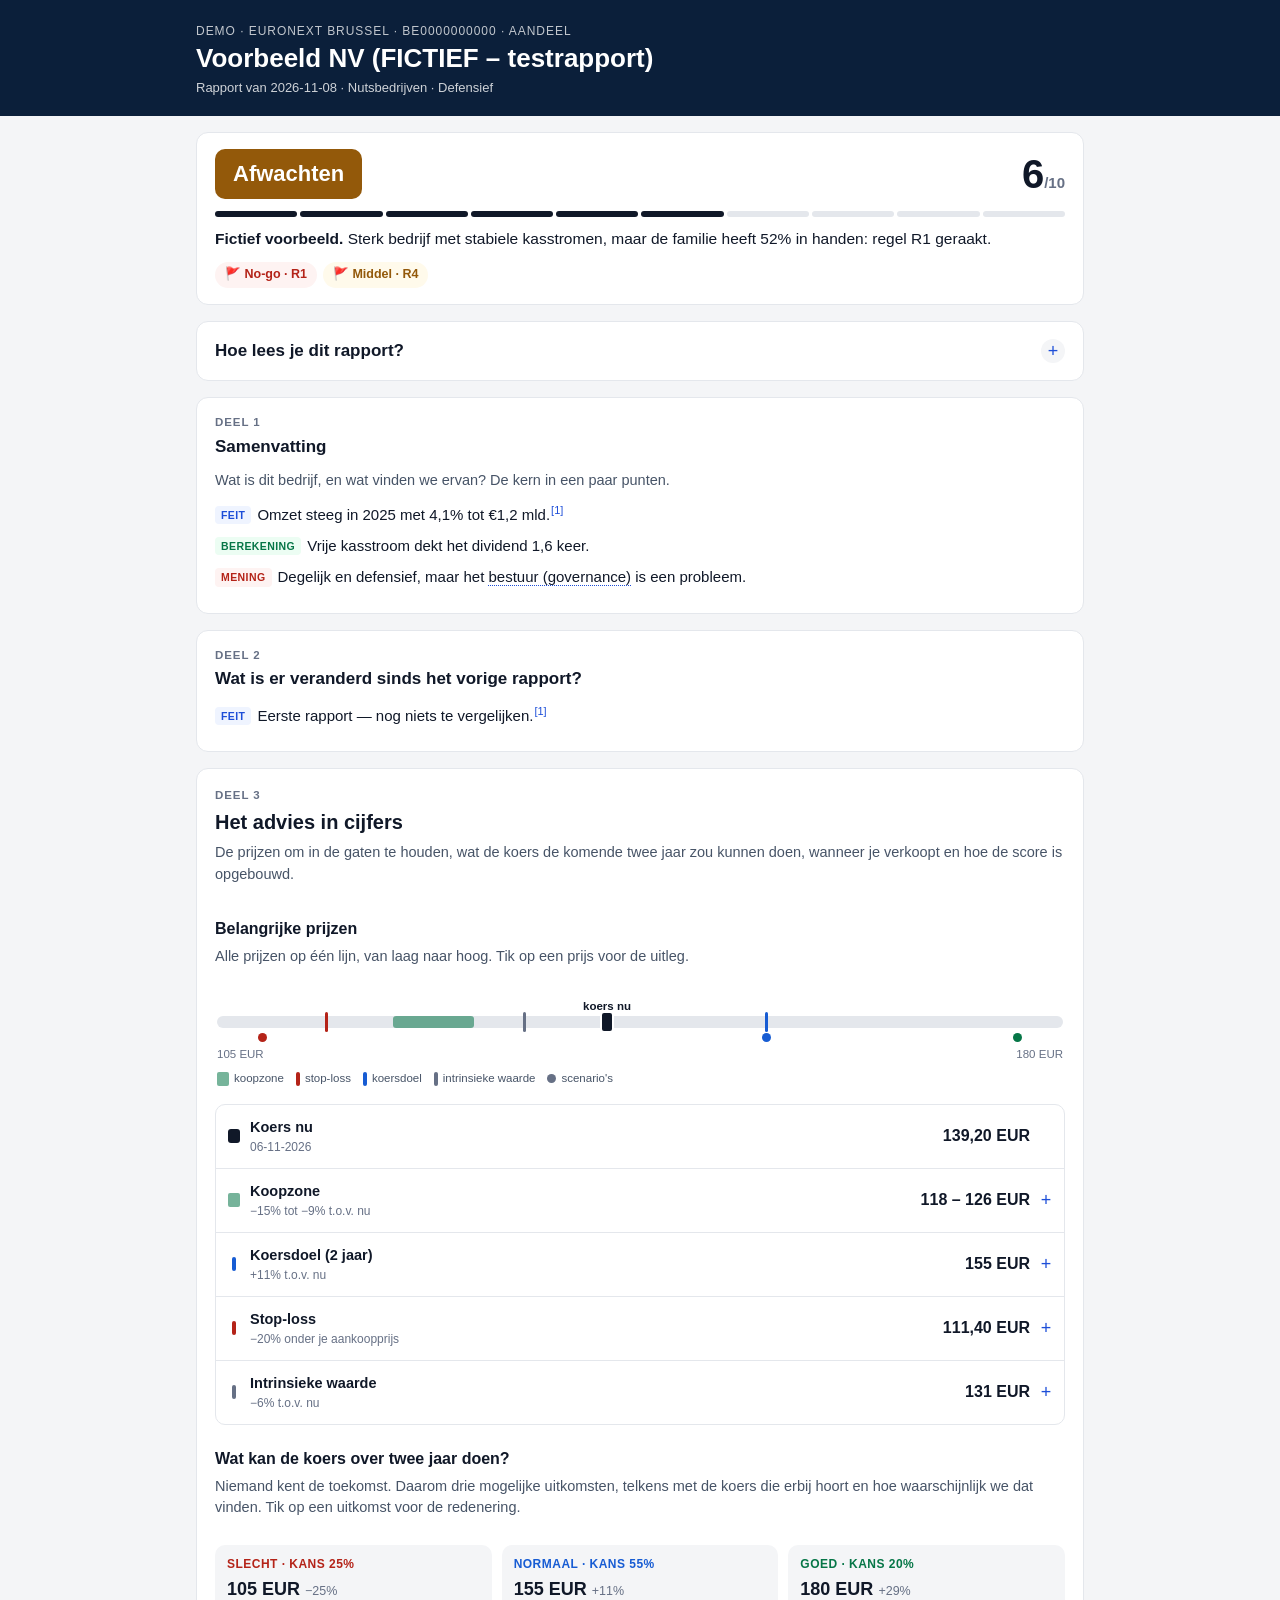
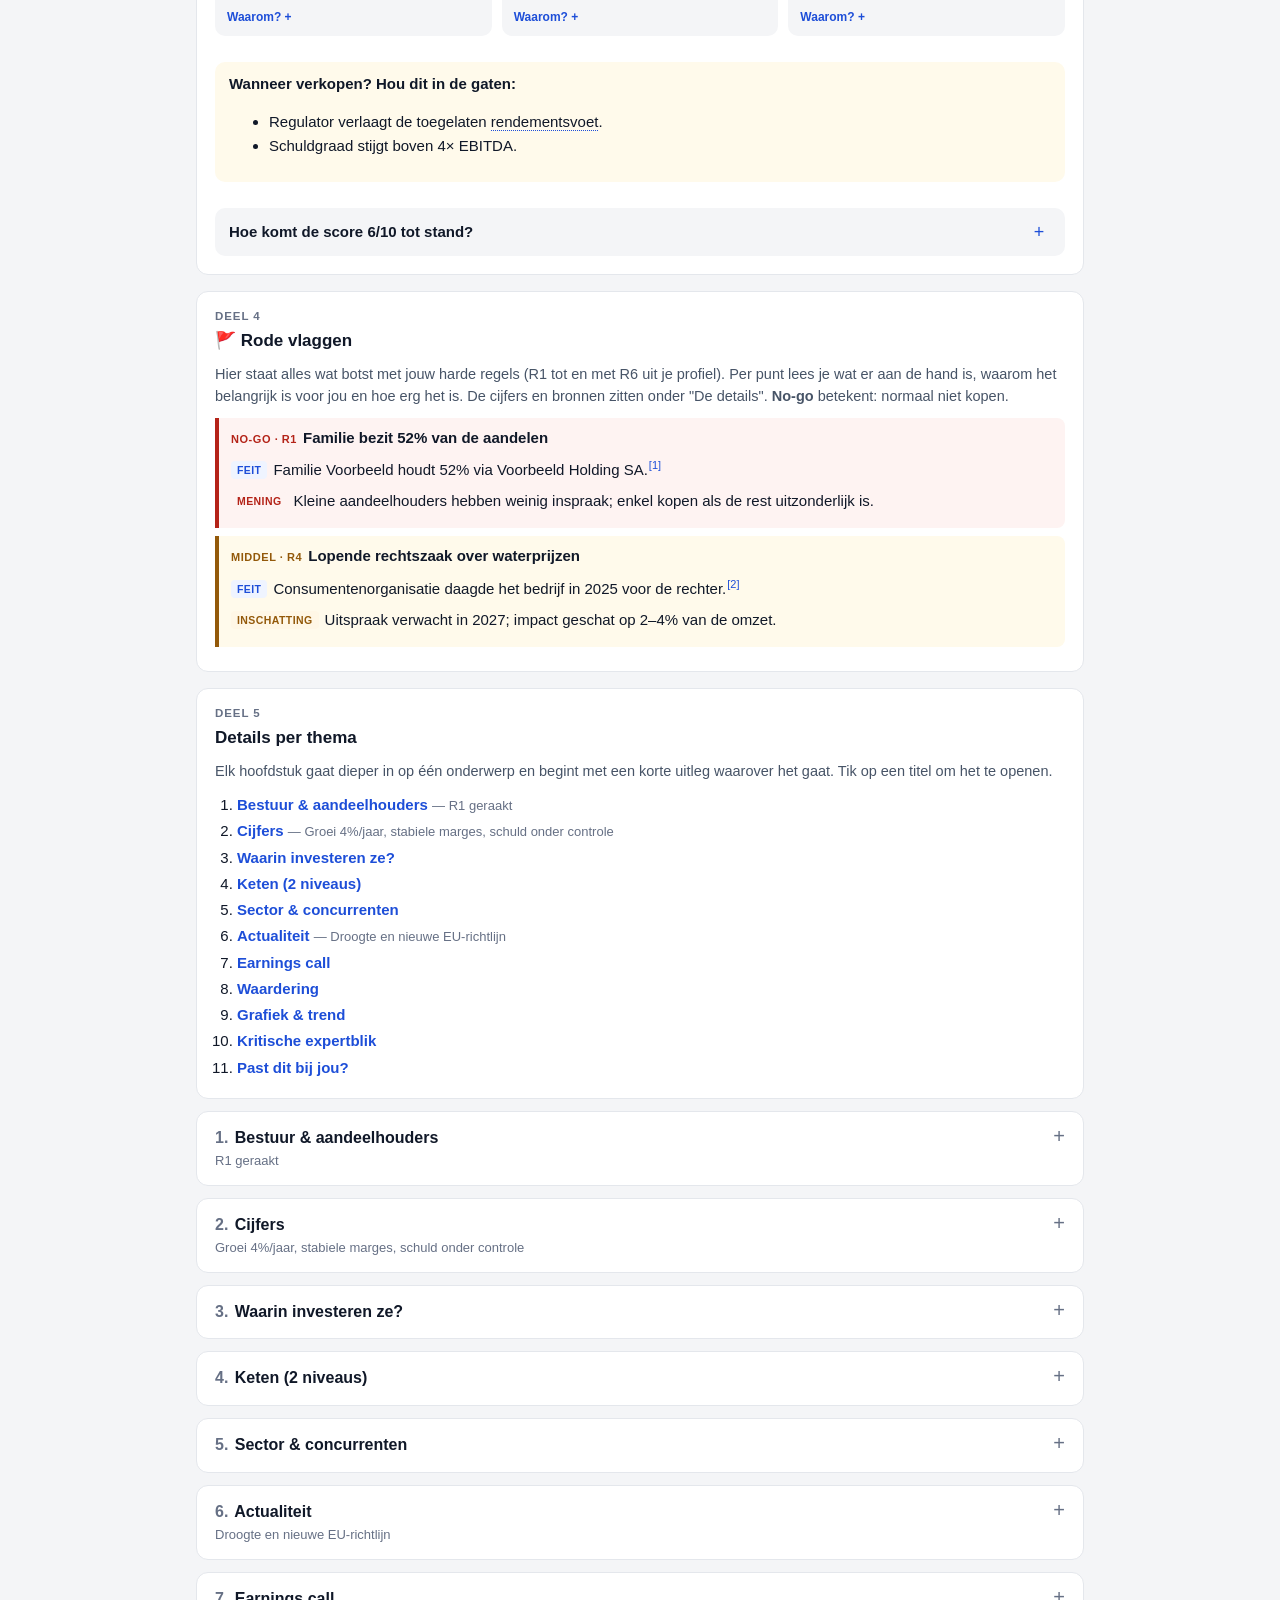
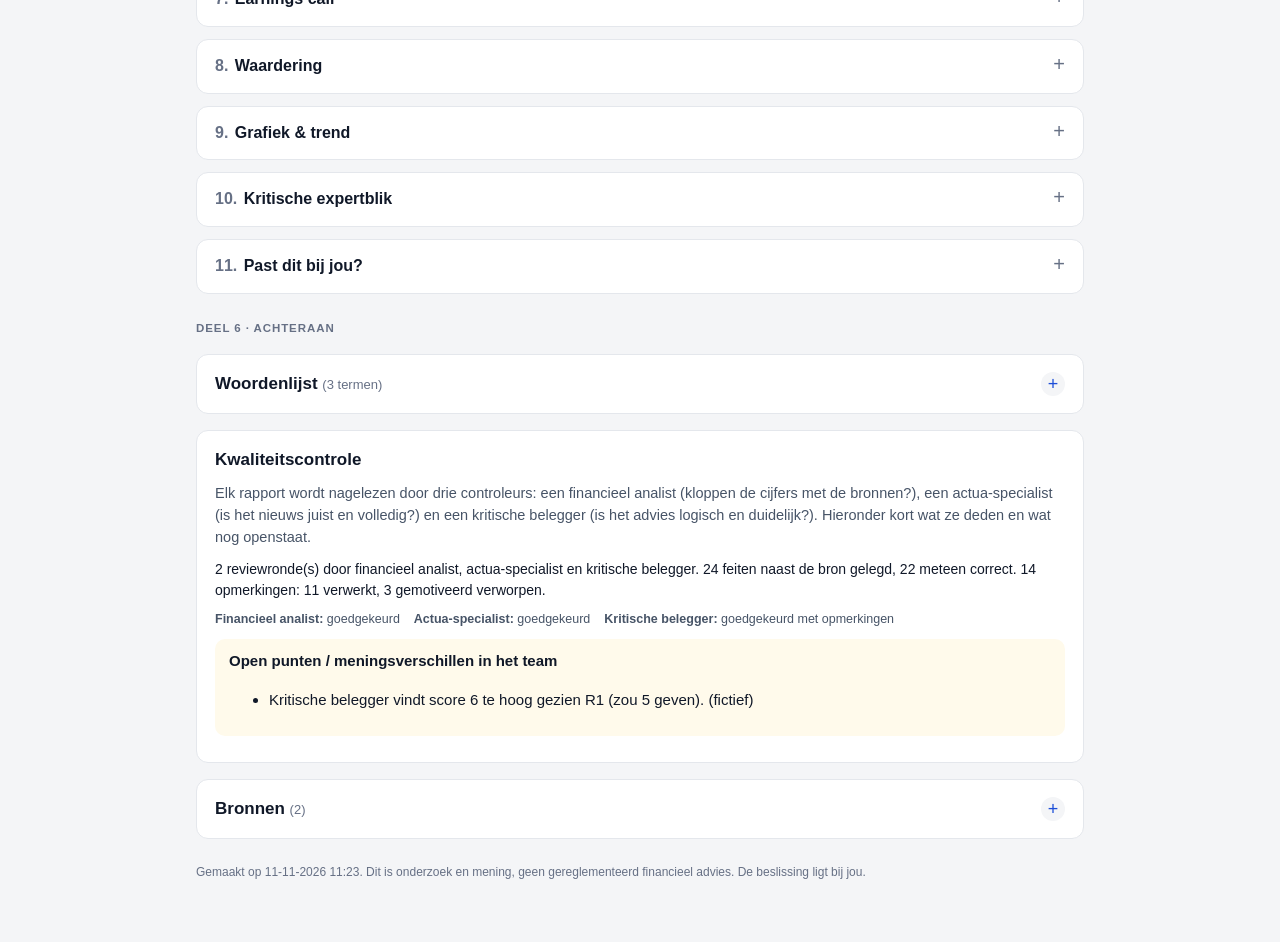
<file: voorbeelden/demo/rapport.html>
<!doctype html>
<html lang="nl">
<head>
<meta charset="utf-8">
<meta name="viewport" content="width=device-width, initial-scale=1">
<title>Voorbeeld NV (FICTIEF – testrapport) – rapport 2026-11-08</title>
<style>:root {
  --bg: #f4f5f7;
  --vlak: #ffffff;
  --inkt: #101828;
  --inkt-2: #475467;
  --inkt-3: #667085;
  --rand: #e4e7ec;
  --kop: #0b1f3a;
  --accent: #1d4ed8;
  --feit: #1d4ed8;      --feit-bg: #eff4ff;
  --berek: #067647;     --berek-bg: #ecfdf3;
  --inschat: #93590a;   --inschat-bg: #fff7e6;
  --mening: #b42318;    --mening-bg: #fef3f2;
  --kopen: #067647; --houden: #175cd3; --verkopen: #b42318; --afwachten: #93590a; --onvoldoende: #475467;
  --nogo: #b42318; --hoog: #c4320a; --middel: #93590a; --info: #475467;
  --g-raster: #eaecf0; --g-as: #667085;
}
* { box-sizing: border-box; }
html { -webkit-text-size-adjust: 100%; }
body {
  margin: 0; background: var(--bg); color: var(--inkt);
  font: 15px/1.55 -apple-system, BlinkMacSystemFont, "Segoe UI", Roboto, "Helvetica Neue", Arial, sans-serif;
  font-variant-numeric: tabular-nums;
}
a { color: var(--accent); }
.pagina { max-width: 920px; margin: 0 auto; padding: 0 16px 48px; }

/* Kop */
.kop { background: var(--kop); color: #fff; padding: 22px 0 18px; }
.kop .pagina { padding-bottom: 0; }
.kop .ticker { font-size: 12px; letter-spacing: .08em; text-transform: uppercase; opacity: .75; }
.kop h1 { margin: 2px 0 4px; font-size: 26px; line-height: 1.2; font-weight: 650; }
.kop .sub { font-size: 13px; opacity: .8; }

/* Adviesblok */
.advies { display: grid; grid-template-columns: auto 1fr; gap: 16px 22px; align-items: center;
  background: var(--vlak); border: 1px solid var(--rand); border-radius: 12px; padding: 18px; margin-top: -1px; margin-top: 16px; }
.oordeel { font-size: 22px; font-weight: 700; color: #fff; padding: 10px 18px; border-radius: 10px; text-align: center; min-width: 140px; }
.oordeel small { display: block; font-size: 12px; font-weight: 500; opacity: .9; }
.oordeel.Kopen { background: var(--kopen); } .oordeel.Houden { background: var(--houden); }
.oordeel.Verkopen { background: var(--verkopen); } .oordeel.Afwachten { background: var(--afwachten); }
.oordeel.Onvoldoende { background: var(--onvoldoende); }
.advies .reden { font-size: 15px; }
.score { display: flex; gap: 3px; margin-top: 6px; }
.score i { width: 16px; height: 6px; border-radius: 3px; background: var(--rand); }
.score i.aan { background: var(--inkt); }
.cijferrij { grid-column: 1 / -1; display: grid; grid-template-columns: repeat(auto-fit, minmax(130px, 1fr)); gap: 10px; }
.tegel { border: 1px solid var(--rand); border-radius: 10px; padding: 10px 12px; }
.tegel .n { font-size: 12px; color: var(--inkt-3); }
.tegel .w { font-size: 18px; font-weight: 650; }
.tegel .t { font-size: 12px; color: var(--inkt-2); }
.scenarios { grid-column: 1 / -1; display: grid; grid-template-columns: repeat(3, 1fr); gap: 10px; }
.scenario { border-radius: 10px; padding: 10px 12px; background: var(--bg); }
.scenario .n { font-size: 12px; font-weight: 650; text-transform: uppercase; letter-spacing: .04em; }
.scenario.Slecht .n { color: var(--verkopen); } .scenario.Normaal .n { color: var(--houden); } .scenario.Goed .n { color: var(--kopen); }
.scenario .w { font-size: 18px; font-weight: 650; }
.scenario p { margin: 4px 0 0; font-size: 13px; color: var(--inkt-2); }

/* Blokken */
.kaart { background: var(--vlak); border: 1px solid var(--rand); border-radius: 12px; padding: 16px 18px; margin-top: 16px; }
.kaart > h2 { margin: 0 0 10px; font-size: 17px; }
.vlaggen .vlag { border-left: 4px solid var(--info); padding: 8px 12px; margin: 8px 0; background: #fafafa; border-radius: 0 8px 8px 0; }
.vlag.nogo { border-color: var(--nogo); background: #fef3f2; } .vlag.hoog { border-color: var(--hoog); background: #fff6ed; }
.vlag.middel { border-color: var(--middel); background: #fffaeb; }
.vlag .t { font-weight: 650; }
.vlag .e { font-size: 11px; font-weight: 700; text-transform: uppercase; letter-spacing: .05em; margin-right: 6px; }
.vlag.nogo .e { color: var(--nogo); } .vlag.hoog .e { color: var(--hoog); } .vlag.middel .e { color: var(--middel); } .vlag.info .e { color: var(--info); }
.geen-vlag { color: var(--berek); font-weight: 600; }

details.sectie { background: var(--vlak); border: 1px solid var(--rand); border-radius: 12px; margin-top: 12px; }
details.sectie > summary { cursor: pointer; list-style: none; padding: 14px 18px; font-weight: 650; font-size: 16px; display: flex; justify-content: space-between; gap: 12px; }
details.sectie > summary::-webkit-details-marker { display: none; }
details.sectie > summary::after { content: "+"; color: var(--inkt-3); font-weight: 400; font-size: 20px; line-height: 1; }
details.sectie[open] > summary::after { content: "–"; }
details.sectie > summary .kort { font-weight: 400; font-size: 13px; color: var(--inkt-3); display: block; }
details.sectie .inhoud { padding: 0 18px 16px; }

p.blok, li.blok { margin: 8px 0; }
ul.blokken { padding-left: 0; list-style: none; margin: 8px 0; }
ul.blokken li { padding-left: 0; }
.lab { display: inline-block; font-size: 10.5px; font-weight: 700; letter-spacing: .04em; text-transform: uppercase;
  padding: 1px 6px; border-radius: 4px; margin-right: 6px; vertical-align: 1px; }
.lab.feit { color: var(--feit); background: var(--feit-bg); }
.lab.berekening { color: var(--berek); background: var(--berek-bg); }
.lab.inschatting { color: var(--inschat); background: var(--inschat-bg); }
.lab.mening { color: var(--mening); background: var(--mening-bg); }
.blok.mening, .blok.inschatting { font-style: normal; }
a.ref { font-size: 11px; vertical-align: super; text-decoration: none; margin-left: 1px; }
a.ref::before { content: "["; } a.ref::after { content: "]"; }
.term { border-bottom: 1px dotted var(--inkt-3); }
.uitleg { color: var(--inkt-3); font-size: .92em; }
.kader { border-radius: 10px; padding: 10px 14px; margin: 10px 0; background: var(--feit-bg); }
.kader.waarschuwing { background: #fffaeb; } .kader.mening { background: var(--mening-bg); }
.kader .t { font-weight: 650; }
.kerncijfers { display: grid; grid-template-columns: repeat(auto-fit, minmax(150px, 1fr)); gap: 10px; margin: 10px 0; }
.trend.op { color: var(--berek); } .trend.neer { color: var(--mening); } .trend.gelijk { color: var(--inkt-3); }

table { border-collapse: collapse; width: 100%; font-size: 13.5px; }
th, td { text-align: right; padding: 6px 8px; border-bottom: 1px solid var(--rand); white-space: nowrap; }
th:first-child, td:first-child { text-align: left; white-space: normal; }
th { font-weight: 600; color: var(--inkt-2); font-size: 12.5px; }
.tabelwrap { overflow-x: auto; margin: 10px 0; }
.tabel-titel, .grafiek-titel { font-weight: 650; font-size: 14px; margin: 14px 0 4px; }
.bijschrift { font-size: 12px; color: var(--inkt-3); margin-top: 2px; }

/* Grafieken */
.grafiek-svg { width: 100%; max-width: 640px; height: auto; display: block; }
.g-raster { stroke: var(--g-raster); stroke-width: 1; }
.g-nul { stroke: var(--inkt-3); stroke-width: 1; }
.g-as { fill: var(--g-as); font-size: 13px; }
.g-ref { fill: var(--inkt-2); font-size: 13px; }
.g-legende { display: flex; flex-wrap: wrap; gap: 14px; font-size: 12.5px; color: var(--inkt-2); margin-top: 4px; }
.g-legende i { display: inline-block; width: 10px; height: 10px; border-radius: 3px; margin-right: 5px; vertical-align: -1px; }
details.g-tabel summary { font-size: 12px; color: var(--accent); cursor: pointer; margin-top: 4px; }

/* Bronnen */
ol.bronnen { padding-left: 22px; font-size: 13px; }
ol.bronnen li { margin: 4px 0; word-break: break-word; }
ol.bronnen .type { font-size: 10.5px; text-transform: uppercase; color: var(--inkt-3); letter-spacing: .04em; }
.legende-labels { font-size: 12.5px; color: var(--inkt-2); display: flex; flex-wrap: wrap; gap: 6px 14px; }
.voet { font-size: 12px; color: var(--inkt-3); margin-top: 24px; }

@media (max-width: 600px) {
  body { font-size: 14.5px; }
  .kop h1 { font-size: 22px; }
  .advies { grid-template-columns: 1fr; }
  .oordeel { min-width: 0; }
  .scenarios { grid-template-columns: 1fr; }
  .kaart, details.sectie > summary, details.sectie .inhoud { padding-left: 14px; padding-right: 14px; }
}
@media print {
  body { background: #fff; font-size: 11.5px; }
  .kop { -webkit-print-color-adjust: exact; print-color-adjust: exact; }
  .kaart, details.sectie, .advies { border-color: #d0d5dd; }
  .kop { margin: 0; }
  details.g-tabel { display: none; }
  .pagina { max-width: none; }
}

/* Structuur */
.tussentitel { font-size: 14.5px; margin: 18px 0 6px; padding-bottom: 4px; border-bottom: 1px solid var(--rand); color: var(--kop); }
details.sectie > summary .nr { color: var(--inkt-3); font-weight: 600; margin-right: 2px; }
.inhoudstafel ol { margin: 0; padding-left: 22px; }
.inhoudstafel li { margin: 3px 0; }
.inhoudstafel a { text-decoration: none; font-weight: 600; }
.inhoudstafel .kort { color: var(--inkt-3); font-size: 13px; }
@media print {
  .kaart > h2, .tussentitel, .grafiek-titel, .tabel-titel { break-after: avoid; }
  details.sectie > summary { font-size: 17px; border-bottom: 2px solid var(--kop); margin: 0 18px; padding: 14px 0 6px; }
  details.sectie > summary::after { content: none; }
  details.sectie .inhoud { padding-top: 8px; }
  p, li { orphans: 1; widows: 1; }
}
dl.woorden { margin: 0; display: grid; grid-template-columns: max-content 1fr; gap: 4px 14px; font-size: 13.5px; }
dl.woorden dt { font-weight: 650; } dl.woorden dd { margin: 0; color: var(--inkt-2); }
@media (max-width: 600px) { dl.woorden { grid-template-columns: 1fr; } dl.woorden dd { margin-bottom: 6px; } }

/* uitleg: inleiding/overgang zonder label */
.leestekst { margin: 8px 0 10px; line-height: 1.55; }

/* scoreopbouw */
.scoreopbouw { grid-column: 1 / -1; background: var(--bg); border-radius: 10px; padding: 12px 14px; }
.so-titel { font-weight: 650; margin-bottom: 4px; }
.so-intro { margin: 0 0 8px; font-size: 14px; color: var(--inkt-3); }
.so-rij { padding: 8px 0; border-top: 1px solid rgba(0,0,0,.06); }
.so-kop { display: flex; justify-content: space-between; gap: 8px; font-size: 14px; }
.so-naam { font-weight: 600; }
.so-p { font-weight: 700; white-space: nowrap; }
.so-balk { height: 6px; background: rgba(0,0,0,.08); border-radius: 3px; margin: 5px 0; overflow: hidden; }
.so-balk i { display: block; height: 100%; background: var(--afwachten, #b54708); border-radius: 3px; }
.so-uitleg { font-size: 13px; line-height: 1.45; color: var(--inkt-3); }
.so-corr .so-p { color: #b42318; }
.so-som { font-size: 14px; padding: 8px 0 2px; border-top: 1px solid rgba(0,0,0,.12); }
.so-som.totaal { font-size: 15px; }

/* opbouw en leeswijzer */
.vol { grid-column: 1 / -1; }
.deel { font-size: 11.5px; font-weight: 650; letter-spacing: .08em; text-transform: uppercase; color: var(--inkt-3); margin-bottom: 2px; }
.deel-intro { margin: 4px 0 10px; font-size: 14.5px; line-height: 1.5; color: var(--inkt-2, #344054); }
.advies h2 { margin: 0; font-size: 20px; }
.sub-titel { font-weight: 650; font-size: 16px; margin-top: 6px; }
.opbouw { margin: 4px 0 6px; padding-left: 20px; line-height: 1.5; font-size: 14.5px; }
.opbouw li { margin: 4px 0; }
.achteraan-kop { margin: 26px 0 4px; }

/* ---------- Uitklappers, termknoppen, prijsbalk (2026-11) ---------- */
/* Oordeel bovenaan */
.kort-oordeel { background: var(--vlak); border: 1px solid var(--rand); border-radius: 12px; padding: 16px 18px; margin-top: 16px; }
.ko-kop { display: flex; align-items: center; justify-content: space-between; gap: 12px; }
.kort-oordeel .oordeel { min-width: 0; padding: 8px 18px; }
.ko-score { font-weight: 800; line-height: 1; white-space: nowrap; }
.ko-score b { font-size: 40px; } .ko-score small { font-size: 15px; color: var(--inkt-3); font-weight: 600; }
.kort-oordeel .score { margin: 12px 0 10px; } .kort-oordeel .score i { flex: 1; }
.kort-oordeel .reden { font-size: 15.5px; line-height: 1.5; }
.ko-vlaggen { display: flex; flex-wrap: wrap; gap: 6px; margin-top: 12px; }
.ko-vlag { font-size: 12.5px; font-weight: 650; text-decoration: none; padding: 3px 10px; border-radius: 999px; background: #fffaeb; color: var(--middel); }
.ko-vlag.nogo { background: #fef3f2; color: var(--nogo); } .ko-vlag.hoog { background: #fff6ed; color: var(--hoog); }

/* Algemene uitklapper */
details.uitklap > summary { cursor: pointer; list-style: none; display: flex; justify-content: space-between; align-items: center; gap: 10px; }
details.uitklap > summary::-webkit-details-marker { display: none; }
details.uitklap > summary::after { content: "+"; flex: none; width: 24px; height: 24px; border-radius: 50%; background: var(--bg); color: var(--accent);
  display: grid; place-items: center; font-size: 18px; font-weight: 500; line-height: 1; }
details.uitklap[open] > summary::after { content: "–"; }
details.kaart.uitklap > summary h2 { margin: 0; font-size: 17px; }
details.kaart.uitklap > summary h2 small { font-weight: 400; font-size: 13px; color: var(--inkt-3); }
details.kaart.uitklap[open] > summary { margin-bottom: 10px; }
summary:focus-visible, .term:focus-visible { outline: 2px solid var(--accent); outline-offset: 2px; border-radius: 4px; }

/* Tussentitels binnen een hoofdstuk */
details.onderdeel { border-top: 1px solid var(--rand); }
details.onderdeel:last-of-type { border-bottom: 1px solid var(--rand); }
details.onderdeel > summary { padding: 12px 0; font-weight: 650; font-size: 15px; color: var(--kop); }
details.onderdeel[open] { padding-bottom: 10px; }
details.onderdeel[open] > summary { color: var(--accent); }

/* Vakterm = knop, uitleg klapt open */
.term { border-bottom: 1.5px dotted var(--accent); cursor: pointer; }
.term.open { background: var(--feit-bg); border-bottom-style: solid; }
.uitleg { display: none; }
.term.open + .uitleg { display: inline; margin-left: 4px; padding: 2px 7px; border-radius: 6px; background: var(--feit-bg);
  -webkit-box-decoration-break: clone; box-decoration-break: clone;
  color: var(--inkt-2); font-size: .93em; font-weight: 400; font-style: normal; }
.term.open + .uitleg::before { content: "= "; font-weight: 650; color: var(--accent); }

/* Kerncijfer met uitleg */
details.tegel.meer > summary { cursor: pointer; list-style: none; }
details.tegel.meer > summary::-webkit-details-marker { display: none; }
.meer-knop { display: inline-block; margin-top: 6px; font-size: 12px; font-weight: 650; color: var(--accent); }
.meer-knop::after { content: " +"; } details.tegel[open] .meer-knop::after { content: " –"; }
details.tegel[open] { grid-column: 1 / -1; background: var(--bg); }
.meer-inhoud { border-top: 1px solid var(--rand); margin-top: 8px; padding-top: 2px; }
.meer-inhoud p { margin: 8px 0 0; font-size: 13.5px; line-height: 1.5; color: var(--inkt-2); }
.beoordeling { display: inline-flex; align-items: center; gap: 5px; margin-top: 5px; margin-right: 8px; font-size: 11.5px; font-weight: 700; text-transform: uppercase; letter-spacing: .04em; }
.beoordeling i { width: 8px; height: 8px; border-radius: 50%; background: currentColor; }
.beoordeling.goed { color: var(--kopen); } .beoordeling.normaal { color: var(--inkt-3); } .beoordeling.zwak { color: var(--verkopen); }

/* Prijsbalk */
.prijsbalk { padding: 4px 2px 0; }
.pb-boven, .pb-onder { position: relative; height: 18px; }
.pb-nu-label { position: absolute; transform: translateX(-50%); font-size: 11.5px; font-weight: 700; white-space: nowrap; }
.pb-spoor { position: relative; height: 12px; border-radius: 6px; background: var(--rand); }
.pb-zone { position: absolute; top: 0; bottom: 0; background: var(--kopen); opacity: .55; border-radius: 3px; }
.pb-streep { position: absolute; top: -4px; bottom: -4px; width: 3px; margin-left: -1.5px; border-radius: 2px; }
.pb-streep.stop, .k.stop { background: var(--verkopen); } .pb-streep.doel, .k.doel { background: var(--houden); } .pb-streep.iw, .k.iw { background: var(--inkt-3); }
.pb-nu { position: absolute; top: -5px; width: 14px; height: 22px; margin-left: -7px; border-radius: 4px; background: var(--inkt); border: 2px solid var(--vlak); }
.pb-bol { position: absolute; top: 5px; width: 9px; height: 9px; margin-left: -4.5px; border-radius: 50%; }
.pb-bol.Slecht { background: var(--verkopen); } .pb-bol.Normaal { background: var(--houden); } .pb-bol.Goed { background: var(--kopen); }
.pb-as { display: flex; justify-content: space-between; font-size: 11.5px; color: var(--inkt-3); }
.pb-legende { display: flex; flex-wrap: wrap; gap: 4px 12px; margin-top: 6px; font-size: 11.5px; color: var(--inkt-2); }
.pb-legende span { display: inline-flex; align-items: center; gap: 5px; }
.k { display: inline-block; flex: none; width: 4px; height: 14px; border-radius: 2px; }
.k.zone { width: 12px; background: var(--kopen); opacity: .55; } .k.nu { width: 10px; background: var(--inkt); border-radius: 3px; }
.k.bol { width: 9px; height: 9px; border-radius: 50%; background: var(--inkt-3); }

/* Prijzen als uitklapbare rijen */
.prijzen { border: 1px solid var(--rand); border-radius: 10px; overflow: hidden; }
.prijs + .prijs { border-top: 1px solid var(--rand); }
.p-rij { display: flex; align-items: center; gap: 10px; padding: 11px 12px; list-style: none; }
.p-rij::-webkit-details-marker { display: none; }
summary.p-rij { cursor: pointer; }
summary.p-rij::after { content: "+"; color: var(--accent); font-size: 18px; line-height: 1; width: 12px; text-align: center; }
details.prijs[open] > summary.p-rij::after { content: "–"; }
div.prijs .p-rij::after { content: ""; width: 12px; }
.p-rij .k { width: 12px; } .p-rij .k.stop, .p-rij .k.doel, .p-rij .k.iw { width: 4px; margin: 0 4px; }
.p-naam { flex: 1; font-weight: 600; font-size: 14.5px; }
.p-naam small { display: block; font-weight: 400; font-size: 12px; color: var(--inkt-3); }
.p-w { font-weight: 700; font-size: 16px; white-space: nowrap; }
details.prijs > p { margin: 0; padding: 0 12px 12px 34px; font-size: 13.5px; line-height: 1.5; color: var(--inkt-2); }

/* Scenario's uitklapbaar */
details.scenario > summary { cursor: pointer; list-style: none; display: grid; gap: 2px; }
details.scenario > summary::-webkit-details-marker { display: none; }
details.scenario .w small { font-size: 12.5px; font-weight: 500; color: var(--inkt-3); }
details.scenario > summary::after { content: "Waarom? +"; font-size: 12px; font-weight: 650; color: var(--accent); margin-top: 2px; }
details.scenario[open] > summary::after { content: "Waarom? –"; }

/* Scoreopbouw + vlaggen */
details.scoreopbouw > summary .so-titel { margin: 0; }
details.scoreopbouw[open] > summary { margin-bottom: 6px; }
details.vlag-details { margin-top: 8px; border-top: 1px solid rgba(0,0,0,.08); }
details.vlag-details > summary { padding: 9px 0 3px; font-size: 13.5px; font-weight: 650; color: var(--accent); }
.nagekeken { margin-top: 16px; }
details.vlag.info > summary { padding: 3px 0; }
details.vlag.info > summary .t { flex: 1; }
.kader li em, .kader em { display: block; font-style: normal; font-size: 12.5px; color: var(--inkt-3); margin-top: 2px; }
ul.opbouw { list-style: disc; }

@media print {
  .uitleg { display: inline !important; color: var(--inkt-3); font-size: .92em; }
  .uitleg::before { content: " (" !important; font-weight: 400 !important; color: inherit !important; } .uitleg::after { content: ")"; }
  .term { border-bottom: 1px dotted var(--inkt-3); }
  details.uitklap > summary::after, summary.p-rij::after, details.scenario > summary::after, .meer-knop { display: none !important; content: none !important; }
  details.onderdeel { border: 0 !important; }
  details.onderdeel > summary { font-size: 13.5px; border-bottom: 1px solid var(--rand); padding: 12px 0 4px; break-after: avoid; }
  details.vlag-details > summary { display: none; }
  .kort-oordeel, .prijzen, details.tegel[open] { border-color: #d0d5dd; }
  .oordeel, .pb-spoor, .pb-zone, .pb-streep, .pb-nu, .pb-bol, .k, .beoordeling i, .ko-vlag { -webkit-print-color-adjust: exact; print-color-adjust: exact; }
}

ol.bronnen .type.zwak { color: var(--mening); background: var(--mening-bg); padding: 1px 5px; border-radius: 4px; }

/* Aandeelhoudersbalk */
.ah-balk { margin: 8px 0 12px; }
.ah-spoor { position: relative; display: flex; height: 22px; border-radius: 6px; overflow: visible; background: var(--rand); margin-top: 22px; }
.ah-spoor i { display: block; height: 100%; border-right: 2px solid var(--vlak); }
.ah-spoor i:first-child { border-radius: 6px 0 0 6px; } .ah-spoor i:last-of-type { border-radius: 0 6px 6px 0; border-right: 0; }
.ah-spoor i.top, .k.ah-top { background: var(--nogo); } .ah-spoor i.ander, .k.ah-ander { background: var(--houden); }
.ah-spoor i.eigen, .k.ah-eigen { background: var(--inkt-3); } .ah-spoor i.vrij, .k.ah-vrij { background: #cfd4dc; }
.k.ah-top, .k.ah-ander, .k.ah-eigen, .k.ah-vrij { width: 12px; height: 12px; border-radius: 3px; }
.ah-grens { position: absolute; top: -6px; bottom: -6px; width: 2px; background: var(--inkt); }
.ah-grens span { position: absolute; bottom: 100%; left: 50%; transform: translateX(-50%); font-size: 11px; font-weight: 700; white-space: nowrap; padding-bottom: 1px; }

/* Ketenschema */
.keten { margin: 6px 0 4px; }
.kt-centrum { display: inline-block; background: var(--kop); color: #fff; font-weight: 700; padding: 7px 14px; border-radius: 10px; }
.kt-takken { list-style: none; margin: 0 0 0 16px; padding: 10px 0 0 16px; border-left: 2px solid var(--rand); display: grid; gap: 10px; }
.kt-takken > li { position: relative; }
.kt-takken > li::before { content: ""; position: absolute; left: -16px; top: 18px; width: 14px; border-top: 2px solid var(--rand); }
.kt-tak { border: 1px solid var(--rand); border-radius: 10px; padding: 8px 12px; background: var(--vlak); }
.kt-gewicht { float: right; margin-left: 8px; font-size: 12px; font-weight: 700; color: var(--accent); background: var(--feit-bg); padding: 1px 8px; border-radius: 999px; }
.kt-uitleg { font-size: 13px; color: var(--inkt-2); margin-top: 2px; }
.kt-onder { list-style: none; margin: 6px 0 0 14px; padding: 0 0 0 12px; border-left: 2px dotted var(--rand); font-size: 13px; color: var(--inkt-2); display: grid; gap: 4px; }
@media print { .ah-spoor i, .ah-grens, .kt-centrum, .kt-gewicht { -webkit-print-color-adjust: exact; print-color-adjust: exact; } .keten { break-inside: avoid; } }
</style>
</head>
<body><header class="kop"><div class="pagina">
  <div class="ticker">DEMO · Euronext Brussel · BE0000000000 · AANDEEL</div>
  <h1>Voorbeeld NV (FICTIEF – testrapport)</h1>
  <div class="sub">Rapport van 2026-11-08 · Nutsbedrijven · Defensief</div>
</div></header>

<main class="pagina"><section class="pdf-blok kort-oordeel" id="oordeel">
    <div class="ko-kop">
      <div class="oordeel Afwachten">Afwachten</div><div class="ko-score" aria-label="score 6 op 10"><b>6</b><small>/10</small></div>
    </div><div class="score" aria-hidden="true"><i class="aan"></i><i class="aan"></i><i class="aan"></i><i class="aan"></i><i class="aan"></i><i class="aan"></i><i class=""></i><i class=""></i><i class=""></i><i class=""></i></div>
    <div class="reden"><strong>Fictief voorbeeld.</strong> Sterk bedrijf met stabiele kasstromen, maar de familie heeft 52% in handen: regel R1 geraakt.</div><div class="ko-vlaggen"><a class="ko-vlag nogo" href="#vlaggen">🚩 No-go · R1</a><a class="ko-vlag middel" href="#vlaggen">🚩 Middel · R4</a></div>
  </section>

  <details class="pdf-blok kaart leeswijzer uitklap">
    <summary><h2>Hoe lees je dit rapport?</h2></summary>
    <p class="deel-intro">Het rapport gaat van kort naar uitgebreid. Bovenaan staat de conclusie; wil je weten waarom, lees dan verder of klap de details open.</p>
    <ul class="opbouw">
      <li><strong>Onderlijnd woord</strong> — tik erop en je krijgt de uitleg van die vakterm.</li>
      <li><strong>Vakje met "Uitleg"</strong> — tik op een cijfer om te lezen wat het is, hoe het berekend is en of het goed of slecht is.</li>
      <li><strong>Titel met een +</strong> — tik om dat stuk open te klappen.</li>
    </ul>
    <ol class="opbouw">
      <li><strong>Samenvatting</strong> — wat is dit bedrijf en wat vinden we ervan, op één scherm.</li><li><strong>Wat is er veranderd</strong> — het verschil met het vorige rapport.</li>
      <li><strong>Het advies in cijfers</strong> — tegen welke prijs kopen, het koersdoel, wanneer verkopen, drie mogelijke uitkomsten voor de koers en hoe de score tot stand komt.</li>
      <li><strong>Rode vlaggen</strong> — wat botst met jouw harde regels.</li>
      <li><strong>Details per thema</strong> — 11 hoofdstukken om open te klappen, met alle cijfers, uitleg en bronnen.</li>
      <li><strong>Achteraan</strong> — woordenlijst, kwaliteitscontrole en bronnenlijst.</li>
    </ol>
    <p class="deel-intro" style="margin-top:10px">Elk stuk tekst krijgt een label, zodat je weet hoe zeker het is:</p>
    <div class="legende-labels">
      <span><span class="lab feit">Feit</span>uit een bron, met verwijzing</span>
      <span><span class="lab berekening">Berekening</span>zelf berekend uit feiten</span>
      <span><span class="lab inschatting">Inschatting</span>verwachting, kan anders uitdraaien</span>
      <span><span class="lab mening">Mening</span>oordeel van de analist</span>
    </div>
  </details>

  <section class="pdf-blok kaart" id="samenvatting">
    <div class="deel">Deel 1</div>
    <h2>Samenvatting</h2>
    <p class="deel-intro">Wat is dit bedrijf, en wat vinden we ervan? De kern in een paar punten.</p><p class="blok feit"><span class="lab feit">Feit</span>Omzet steeg in 2025 met 4,1% tot €1,2 mld.<a class="ref" href="#bron-1">1</a></p><p class="blok berekening"><span class="lab berekening">Berekening</span>Vrije kasstroom dekt het dividend 1,6 keer.</p><p class="blok mening"><span class="lab mening">Mening</span>Degelijk en defensief, maar het <span class="term" tabindex="0" role="button" aria-expanded="false">bestuur (governance)</span><span class="uitleg">de manier waarop een bedrijf geleid en gecontroleerd wordt: wie beslist, wie toezicht houdt en of kleine aandeelhouders eerlijk behandeld worden</span> is een probleem.</p>
  </section>
  <section class="pdf-blok kaart">
    <div class="deel">Deel 2</div>
    <h2>Wat is er veranderd sinds het vorige rapport?</h2>
    <p class="blok feit"><span class="lab feit">Feit</span>Eerste rapport — nog niets te vergelijken.<a class="ref" href="#bron-1">1</a></p>
  </section>

  <section class="advies" id="advies">
    <div class="vol">
      <div class="deel">Deel 3</div>
      <h2>Het advies in cijfers</h2>
      <p class="deel-intro">De prijzen om in de gaten te houden, wat de koers de komende twee jaar zou kunnen doen, wanneer je verkoopt en hoe de score is opgebouwd.</p>
    </div>
    <div class="vol">
      <div class="sub-titel">Belangrijke prijzen</div>
      <p class="deel-intro">Alle prijzen op één lijn, van laag naar hoog. Tik op een prijs voor de uitleg.</p>
    </div>
    <div class="vol prijsbalk" role="img" aria-label="Prijzen op een schaal van 105 tot 180 EUR">
      <div class="pb-boven"><span class="pb-nu-label" style="left: 46.1%">koers nu</span></div>
      <div class="pb-spoor"><i class="pb-zone" style="left: 20.8%; width: 9.6%"></i><i class="pb-streep stop" style="left: 13.0%"></i><i class="pb-streep doel" style="left: 64.9%"></i><i class="pb-streep iw" style="left: 36.3%"></i>
        <i class="pb-nu" style="left: 46.1%"></i>
      </div>
      <div class="pb-onder"><i class="pb-bol Slecht" style="left: 5.4%"></i><i class="pb-bol Normaal" style="left: 64.9%"></i><i class="pb-bol Goed" style="left: 94.6%"></i></div>
      <div class="pb-as"><span>105 EUR</span><span>180 EUR</span></div>
      <div class="pb-legende"><span><i class="k zone"></i>koopzone</span><span><i class="k stop"></i>stop-loss</span><span><i class="k doel"></i>koersdoel</span><span><i class="k iw"></i>intrinsieke waarde</span><span><i class="k bol"></i>scenario's</span></div>
    </div>
    <div class="vol prijzen">
      <div class="prijs"><div class="p-rij"><i class="k nu"></i><span class="p-naam">Koers nu <small>06-11-2026</small></span><span class="p-w">139,20 EUR</span></div></div>
      <details class="prijs"><summary class="p-rij"><i class="k zone"></i><span class="p-naam">Koopzone <small>−15% tot −9% t.o.v. nu</small></span><span class="p-w">118 – 126 EUR</span></summary>
        <p>De prijs waarbij kopen aantrekkelijk wordt: het mogelijke rendement weegt dan op tegen het risico. Staat de koers erboven, dan betaal je meer dan wij verantwoord vinden.</p></details>
      <details class="prijs"><summary class="p-rij"><i class="k doel"></i><span class="p-naam">Koersdoel (2 jaar) <small>+11% t.o.v. nu</small></span><span class="p-w">155 EUR</span></summary>
        <p>Waar de koers volgens het normale scenario binnen twee jaar zou staan. Het is een inschatting, geen belofte. Onderbouwing: normaal scenario.</p></details>
      <details class="prijs"><summary class="p-rij"><i class="k stop"></i><span class="p-naam">Stop-loss <small>−20% onder je aankoopprijs</small></span><span class="p-w">111,40 EUR</span></summary>
        <p>De koers waarop je verkoopt om een groter verlies te vermijden. Die hangt af van de prijs waartegen jij koopt. −20% t.o.v. koers nu</p></details>
      <details class="prijs"><summary class="p-rij"><i class="k iw"></i><span class="p-naam">Intrinsieke waarde <small>−6% t.o.v. nu</small></span><span class="p-w">131 EUR</span></summary>
        <p>Wat één aandeel volgens de berekening echt waard is, los van de beurskoers. Het is een schatting; de onderbouwing staat in het hoofdstuk <a href="#waardering">Waardering</a>.</p></details>
    </div>
    <div class="vol">
      <div class="sub-titel">Wat kan de koers over twee jaar doen?</div>
      <p class="deel-intro">Niemand kent de toekomst. Daarom drie mogelijke uitkomsten, telkens met de koers die erbij hoort en hoe waarschijnlijk we dat vinden. Tik op een uitkomst voor de redenering.</p>
    </div>
    <div class="scenarios">
      <details class="scenario Slecht"><summary><span class="n">Slecht · kans 25%</span><span class="w">105 EUR <small>−25%</small></span></summary><p>Regulator verlaagt tarieven.</p></details>
      <details class="scenario Normaal"><summary><span class="n">Normaal · kans 55%</span><span class="w">155 EUR <small>+11%</small></span></summary><p>Groei 4%/jaar, marges stabiel.</p></details>
      <details class="scenario Goed"><summary><span class="n">Goed · kans 20%</span><span class="w">180 EUR <small>+29%</small></span></summary><p>Nieuwe concessie binnengehaald.</p></details>
    </div>
    <div class="vol kader waarschuwing"><div class="t">Wanneer verkopen? Hou dit in de gaten:</div>
      <ul><li>Regulator verlaagt de toegelaten <span class="term" tabindex="0" role="button" aria-expanded="false">rendementsvoet</span><span class="uitleg">winst die het bedrijf mag maken op zijn netwerk</span>.</li><li>Schuldgraad stijgt boven 4× EBITDA.</li></ul></div>
    <details class="scoreopbouw uitklap">
      <summary><span class="so-titel">Hoe komt de score 6/10 tot stand?</span></summary><p class="so-intro">Fictief voorbeeld. Elk onderdeel krijgt punten op 10 en weegt mee volgens zijn gewicht; daarna gaan er punten af voor geraakte harde regels.</p>
      <div class="so-rij">
        <div class="so-kop"><span class="so-naam">Bestuur &amp; aandeelhouders (zonder R1)</span><span class="so-p">6/10</span></div>
        <div class="so-balk"><i style="width: 60%"></i></div>
        <div class="so-uitleg">Weegt 15% · Redelijke verloning, maar een lopende rechtszaak. (fictief)</div>
      </div>
      <div class="so-rij">
        <div class="so-kop"><span class="so-naam">Financiële gezondheid</span><span class="so-p">8/10</span></div>
        <div class="so-balk"><i style="width: 80%"></i></div>
        <div class="so-uitleg">Weegt 20% · Stabiele kasstromen, schuld onder controle. (fictief)</div>
      </div>
      <div class="so-rij">
        <div class="so-kop"><span class="so-naam">Groei &amp; herinvestering</span><span class="so-p">7/10</span></div>
        <div class="so-balk"><i style="width: 70%"></i></div>
        <div class="so-uitleg">Weegt 15% · Groei 4%/jaar, investeert in het netwerk. (fictief)</div>
      </div>
      <div class="so-rij">
        <div class="so-kop"><span class="so-naam">Waardering (prijs nu)</span><span class="so-p">6/10</span></div>
        <div class="so-balk"><i style="width: 60%"></i></div>
        <div class="so-uitleg">Weegt 20% · Koers iets boven de geschatte waarde. (fictief)</div>
      </div>
      <div class="so-rij">
        <div class="so-kop"><span class="so-naam">Risico&#39;s &amp; actualiteit</span><span class="so-p">7/10</span></div>
        <div class="so-balk"><i style="width: 70%"></i></div>
        <div class="so-uitleg">Weegt 15% · Regulering is het grootste risico. (fictief)</div>
      </div>
      <div class="so-rij">
        <div class="so-kop"><span class="so-naam">Past bij jouw profiel</span><span class="so-p">8/10</span></div>
        <div class="so-balk"><i style="width: 80%"></i></div>
        <div class="so-uitleg">Weegt 15% · Defensief nutsbedrijf. (fictief)</div>
      </div>
      <div class="so-som">Gewogen gemiddelde: <strong>7</strong></div>
      <div class="so-rij so-corr">
        <div class="so-kop"><span class="so-naam">R1 geraakt: familie 52%</span><span class="so-p">-1</span></div>
        <div class="so-uitleg">Harde regel R1. (fictief)</div>
      </div>
      <div class="so-som totaal">Totaal 6 → afgerond <strong>6/10</strong></div>
    </details>
  </section>

  <section class="pdf-blok kaart vlaggen" id="vlaggen">
    <div class="deel">Deel 4</div>
    <h2>🚩 Rode vlaggen</h2>
    <p class="deel-intro">Hier staat alles wat botst met jouw harde regels (R1 tot en met R6 uit je profiel). Per punt lees je wat er aan de hand is, waarom het belangrijk is voor jou en hoe erg het is. De cijfers en bronnen zitten onder "De details". <strong>No-go</strong> betekent: normaal niet kopen.</p>
      <div class="vlag nogo">
        <div><span class="e">No-go · R1</span><span class="t">Familie bezit 52% van de aandelen</span></div><p class="blok feit"><span class="lab feit">Feit</span>Familie Voorbeeld houdt 52% via Voorbeeld Holding SA.<a class="ref" href="#bron-1">1</a></p><p class="blok mening"><span class="lab mening">Mening</span>Kleine aandeelhouders hebben weinig inspraak; enkel kopen als de rest uitzonderlijk is.</p>
      </div>
      <div class="vlag middel">
        <div><span class="e">Middel · R4</span><span class="t">Lopende rechtszaak over waterprijzen</span></div><p class="blok feit"><span class="lab feit">Feit</span>Consumentenorganisatie daagde het bedrijf in 2025 voor de rechter.<a class="ref" href="#bron-2">2</a></p><p class="blok inschatting"><span class="lab inschatting">Inschatting</span>Uitspraak verwacht in 2027; impact geschat op 2–4% van de omzet.</p>
      </div>
  </section>

  <nav class="pdf-blok kaart inhoudstafel" id="details">
    <div class="deel">Deel 5</div>
    <h2>Details per thema</h2>
    <p class="deel-intro">Elk hoofdstuk gaat dieper in op één onderwerp en begint met een korte uitleg waarover het gaat. Tik op een titel om het te openen.</p>
    <ol><li><a href="#bestuur">Bestuur &amp; aandeelhouders</a> <span class="kort">— R1 geraakt</span></li><li><a href="#cijfers">Cijfers</a> <span class="kort">— Groei 4%/jaar, stabiele marges, schuld onder controle</span></li><li><a href="#investeringen">Waarin investeren ze?</a></li><li><a href="#keten">Keten (2 niveaus)</a></li><li><a href="#sector">Sector &amp; concurrenten</a></li><li><a href="#actualiteit">Actualiteit</a> <span class="kort">— Droogte en nieuwe EU-richtlijn</span></li><li><a href="#earnings_call">Earnings call</a></li><li><a href="#waardering">Waardering</a></li><li><a href="#techniek">Grafiek &amp; trend</a></li><li><a href="#expert">Kritische expertblik</a></li><li><a href="#profiel">Past dit bij jou?</a></li>
    </ol>
  </nav>
  <details class="sectie pdf-blok" id="bestuur">
    <summary><span><span class="nr">1.</span> Bestuur &amp; aandeelhouders<span class="kort">R1 geraakt</span></span></summary>
    <div class="inhoud">
        <div class="tabel-titel">Aandeelhoudersstructuur<a class="ref" href="#bron-1">1</a></div>
        <div class="ah-balk" role="img" aria-label="Verdeling van de aandelen; de drie grootste aandeelhouders samen 52%">
          <div class="ah-spoor"><i class="top" style="width: 52.0%" title="Familie Voorbeeld 52%"></i><i class="eigen" style="width: 3.1%" title="Eigen aandelen 3,10%"></i><i class="vrij" style="width: 44.9%" title="Vrij verhandelbaar 44,90%"></i><b class="ah-grens" style="left: 49%"><span>49%-grens</span></b></div>
          <div class="pb-legende"><span><i class="k ah-top"></i>drie grootste aandeelhouders (52%)</span><span><i class="k ah-ander"></i>andere gemelde</span><span><i class="k ah-eigen"></i>eigen aandelen</span><span><i class="k ah-vrij"></i>vrij verhandelbaar</span></div>
        </div>
        <div class="tabelwrap"><table>
          <thead><tr><th>Aandeelhouder</th><th>Kapitaal %</th><th>Stemrecht %</th></tr></thead>
          <tbody><tr><td>Familie Voorbeeld<div class="bijschrift">via Voorbeeld Holding SA</div></td><td>52</td><td>52</td></tr><tr><td>Eigen aandelen</td><td>3,10</td><td>0</td></tr><tr><td>Vrij verhandelbaar</td><td>44,90</td><td></td></tr></tbody>
        </table></div><div class="kader waarschuwing"><div class="t">Regel R1 (> 49%): GERAAKT</div>Grootste aandeelhouder 52% · top 3 samen 52% kapitaal / 52% stemrecht.</div><p class="blok">De familie controleert het bedrijf via een niet-genoteerde holding.</p><p class="blok feit"><span class="lab feit">Feit</span>CEO-vergoeding €2,1 mln in 2025 (+5%).<a class="ref" href="#bron-1">1</a></p><p class="blok feit"><span class="lab feit">Feit</span>De <span class="term" tabindex="0" role="button" aria-expanded="false">raad van bestuur</span><span class="uitleg">groep die toezicht houdt op het management namens de aandeelhouders</span> telt 3 onafhankelijke leden. (fictief)<a class="ref" href="#bron-1">1</a></p>
    </div>
  </details>
  <details class="sectie pdf-blok" id="cijfers">
    <summary><span><span class="nr">2.</span> Cijfers<span class="kort">Groei 4%/jaar, stabiele marges, schuld onder controle</span></span></summary>
    <div class="inhoud"><p class="blok mening"><span class="lab mening">Mening</span><strong>Kern:</strong> voorspelbaar bedrijf met trage maar stabiele groei. (fictief)</p>
      <details class="uitklap onderdeel"><summary>Omzet &amp; groei</summary><div class="kerncijfers">
      <div class="tegel">
        <div class="n">Omzet 2025</div>
        <div class="w">€1,2 mld <span class="trend op">▲</span><a class="ref" href="#bron-1">1</a></div><div class="t"><span class="lab feit">Feit</span>+4,1%</div></div>
      <div class="tegel">
        <div class="n">Nettomarge</div>
        <div class="w">14% <span class="trend gelijk">▬</span></div><div class="t"><span class="lab berekening">Berekening</span>winst / omzet</div></div>
    </div><div class="grafiek-blok">
    <div class="grafiek-titel">Omzet en nettowinst (mln EUR)<a class="ref" href="#bron-1">1</a></div>
    <svg viewBox="0 0 480 270" role="img" aria-label="Omzet en nettowinst (mln EUR)" class="grafiek-svg"><line x1="52" x2="470" y1="240.0" y2="240.0" class="g-raster"/><text x="46" y="244.0" text-anchor="end" class="g-as">-250</text><line x1="52" x2="470" y1="202.0" y2="202.0" class="g-raster"/><text x="46" y="206.0" text-anchor="end" class="g-as">0</text><line x1="52" x2="470" y1="164.0" y2="164.0" class="g-raster"/><text x="46" y="168.0" text-anchor="end" class="g-as">250</text><line x1="52" x2="470" y1="126.0" y2="126.0" class="g-raster"/><text x="46" y="130.0" text-anchor="end" class="g-as">500</text><line x1="52" x2="470" y1="88.0" y2="88.0" class="g-raster"/><text x="46" y="92.0" text-anchor="end" class="g-as">750</text><line x1="52" x2="470" y1="50.0" y2="50.0" class="g-raster"/><text x="46" y="54.0" text-anchor="end" class="g-as">1 000</text><line x1="52" x2="470" y1="12.0" y2="12.0" class="g-raster"/><text x="46" y="16.0" text-anchor="end" class="g-as">1 250</text><line x1="52" x2="470" y1="202.0" y2="202.0" class="g-nul"/><path d="M64.8,202.0 V52.5 Q64.8,48.5 68.8,48.5 H88.8 Q92.8,48.5 92.8,52.5 V202.0 Z" fill="#2a78d6"><title>Omzet 2021: 1 010 mln EUR</title></path><path d="M94.8,202.0 V183.2 Q94.8,179.2 98.8,179.2 H118.8 Q122.8,179.2 122.8,183.2 V202.0 Z" fill="#eb6834"><title>Nettowinst 2021: 150 mln EUR</title></path><path d="M148.4,202.0 V44.9 Q148.4,40.9 152.4,40.9 H172.4 Q176.4,40.9 176.4,44.9 V202.0 Z" fill="#2a78d6"><title>Omzet 2022: 1 060 mln EUR</title></path><path d="M178.4,202.0 V202.0 Q178.4,205.0 181.4,205.0 H203.4 Q206.4,205.0 206.4,202.0 V202.0 Z" fill="#eb6834"><title>Nettowinst 2022: -20 mln EUR</title></path><path d="M232.0,202.0 V38.0 Q232.0,34.0 236.0,34.0 H256.0 Q260.0,34.0 260.0,38.0 V202.0 Z" fill="#2a78d6"><title>Omzet 2023: 1 105 mln EUR</title></path><path d="M262.0,202.0 V181.7 Q262.0,177.7 266.0,177.7 H286.0 Q290.0,177.7 290.0,181.7 V202.0 Z" fill="#eb6834"><title>Nettowinst 2023: 160 mln EUR</title></path><path d="M315.6,202.0 V30.7 Q315.6,26.7 319.6,26.7 H339.6 Q343.6,26.7 343.6,30.7 V202.0 Z" fill="#2a78d6"><title>Omzet 2024: 1 153 mln EUR</title></path><path d="M345.6,202.0 V180.9 Q345.6,176.9 349.6,176.9 H369.6 Q373.6,176.9 373.6,180.9 V202.0 Z" fill="#eb6834"><title>Nettowinst 2024: 165 mln EUR</title></path><path d="M399.2,202.0 V23.6 Q399.2,19.6 403.2,19.6 H423.2 Q427.2,19.6 427.2,23.6 V202.0 Z" fill="#2a78d6"><title>Omzet 2025: 1 200 mln EUR</title></path><path d="M429.2,202.0 V180.5 Q429.2,176.5 433.2,176.5 H453.2 Q457.2,176.5 457.2,180.5 V202.0 Z" fill="#eb6834"><title>Nettowinst 2025: 168 mln EUR</title></path><text x="93.8" y="258" text-anchor="middle" class="g-as">2021</text><text x="177.4" y="258" text-anchor="middle" class="g-as">2022</text><text x="261.0" y="258" text-anchor="middle" class="g-as">2023</text><text x="344.6" y="258" text-anchor="middle" class="g-as">2024</text><text x="428.2" y="258" text-anchor="middle" class="g-as">2025</text></svg><div class="g-legende"><span><i style="background:#2a78d6"></i>Omzet</span><span><i style="background:#eb6834"></i>Nettowinst</span></div><details class="g-tabel"><summary>Toon als tabel</summary><table><thead><tr><th></th><th>Omzet</th><th>Nettowinst</th></tr></thead><tbody><tr><td>2021</td><td>1 010 mln EUR</td><td>150 mln EUR</td></tr><tr><td>2022</td><td>1 060 mln EUR</td><td>-20 mln EUR</td></tr><tr><td>2023</td><td>1 105 mln EUR</td><td>160 mln EUR</td></tr><tr><td>2024</td><td>1 153 mln EUR</td><td>165 mln EUR</td></tr><tr><td>2025</td><td>1 200 mln EUR</td><td>168 mln EUR</td></tr></tbody></table></details>
    <div class="bijschrift"></div>
    </div><p class="blok feit"><span class="lab feit">Feit</span>Gereguleerde activiteiten zijn 80% van de omzet. (fictief)<a class="ref" href="#bron-1">1</a></p></details>
      <details class="uitklap onderdeel"><summary>Winstgevendheid</summary><p class="blok berekening"><span class="lab berekening">Berekening</span>EBITDA-marge 38% in 2025, 37% in 2024. (fictief)</p><p class="blok feit"><span class="lab feit">Feit</span>Nettowinst €168 mln. (fictief)<a class="ref" href="#bron-1">1</a></p></details>
      <details class="uitklap onderdeel"><summary>Kasstroom</summary><div class="tabel-titel">Kerncijfers<a class="ref" href="#bron-1">1</a></div><div class="tabelwrap"><table>
      <thead><tr><th>(mln EUR)</th><th>2024</th><th>2025</th></tr></thead>
      <tbody><tr><td>Omzet</td><td>1 153</td><td>1 200</td></tr><tr><td>Vrije kasstroom</td><td>210</td><td>231</td></tr></tbody>
    </table></div><div class="bijschrift">Bron: jaarverslag 2025.</div><p class="blok berekening"><span class="lab berekening">Berekening</span>Vrije kasstroom groeide 10%. (fictief)</p></details>
      <details class="uitklap onderdeel"><summary>Schulden</summary><p class="blok feit"><span class="lab feit">Feit</span>Netto schuld €2,1 mld, 3,2× EBITDA. (fictief)<a class="ref" href="#bron-1">1</a></p><p class="blok mening"><span class="lab mening">Mening</span>Beheersbaar voor een nutsbedrijf.</p></details>
      <details class="uitklap onderdeel"><summary>Vergoeding aandeelhouders</summary><p class="blok feit"><span class="lab feit">Feit</span>Dividend €4,20 per aandeel (+3%). (fictief)<a class="ref" href="#bron-1">1</a></p></details>
    </div>
  </details>
  <details class="sectie pdf-blok" id="investeringen">
    <summary><span><span class="nr">3.</span> Waarin investeren ze?</span></summary>
    <div class="inhoud"><p class="blok feit"><span class="lab feit">Feit</span>Capex €340 mln, waarvan 60% in netvervanging.<a class="ref" href="#bron-1">1</a></p><p class="blok berekening"><span class="lab berekening">Berekening</span>72% van de winst wordt geherinvesteerd.</p>
    </div>
  </details>
  <details class="sectie pdf-blok" id="keten">
    <summary><span><span class="nr">4.</span> Keten (2 niveaus)</span></summary>
    <div class="inhoud"><ul class="blokken">
      <li class="blok feit"><span class="lab feit">Feit</span>Leverancier pompen: Fictief Pumps AG.<a class="ref" href="#bron-1">1</a></li>
    </ul>
    </div>
  </details>
  <details class="sectie pdf-blok" id="sector">
    <summary><span><span class="nr">5.</span> Sector &amp; concurrenten</span></summary>
    <div class="inhoud"><p class="blok mening"><span class="lab mening">Mening</span>Sector is defensief; weinig groei, wel voorspelbaar.</p>
    </div>
  </details>
  <details class="sectie pdf-blok" id="actualiteit">
    <summary><span><span class="nr">6.</span> Actualiteit<span class="kort">Droogte en nieuwe EU-richtlijn</span></span></summary>
    <div class="inhoud">
      <details class="uitklap onderdeel"><summary>Verleden</summary><p class="blok feit"><span class="lab feit">Feit</span>Gebeurtenis 1 uit het verleden met impact op de kosten. (fictief)<a class="ref" href="#bron-2">2</a></p><p class="blok feit"><span class="lab feit">Feit</span>Gebeurtenis 2 uit het verleden met impact op de kosten. (fictief)<a class="ref" href="#bron-2">2</a></p><p class="blok feit"><span class="lab feit">Feit</span>Gebeurtenis 3 uit het verleden met impact op de kosten. (fictief)<a class="ref" href="#bron-2">2</a></p><p class="blok feit"><span class="lab feit">Feit</span>Gebeurtenis 4 uit het verleden met impact op de kosten. (fictief)<a class="ref" href="#bron-2">2</a></p><p class="blok feit"><span class="lab feit">Feit</span>Gebeurtenis 5 uit het verleden met impact op de kosten. (fictief)<a class="ref" href="#bron-2">2</a></p></details>
      <details class="uitklap onderdeel"><summary>Nu</summary><p class="blok feit"><span class="lab feit">Feit</span>Actueel feit 1. (fictief)<a class="ref" href="#bron-2">2</a></p><p class="blok feit"><span class="lab feit">Feit</span>Actueel feit 2. (fictief)<a class="ref" href="#bron-2">2</a></p><p class="blok feit"><span class="lab feit">Feit</span>Actueel feit 3. (fictief)<a class="ref" href="#bron-2">2</a></p><p class="blok feit"><span class="lab feit">Feit</span>Actueel feit 4. (fictief)<a class="ref" href="#bron-2">2</a></p><p class="blok feit"><span class="lab feit">Feit</span>Actueel feit 5. (fictief)<a class="ref" href="#bron-2">2</a></p></details>
      <details class="uitklap onderdeel"><summary>Komende 2 jaar</summary><p class="blok inschatting"><span class="lab inschatting">Inschatting</span>Mogelijke ontwikkeling 1 met uitleg waarom dit relevant kan zijn voor de marges. (fictief)</p><p class="blok inschatting"><span class="lab inschatting">Inschatting</span>Mogelijke ontwikkeling 2 met uitleg waarom dit relevant kan zijn voor de marges. (fictief)</p><p class="blok inschatting"><span class="lab inschatting">Inschatting</span>Mogelijke ontwikkeling 3 met uitleg waarom dit relevant kan zijn voor de marges. (fictief)</p><p class="blok inschatting"><span class="lab inschatting">Inschatting</span>Mogelijke ontwikkeling 4 met uitleg waarom dit relevant kan zijn voor de marges. (fictief)</p><p class="blok inschatting"><span class="lab inschatting">Inschatting</span>Mogelijke ontwikkeling 5 met uitleg waarom dit relevant kan zijn voor de marges. (fictief)</p><p class="blok inschatting"><span class="lab inschatting">Inschatting</span>Mogelijke ontwikkeling 6 met uitleg waarom dit relevant kan zijn voor de marges. (fictief)</p><p class="blok inschatting"><span class="lab inschatting">Inschatting</span>Mogelijke ontwikkeling 7 met uitleg waarom dit relevant kan zijn voor de marges. (fictief)</p></details>
    </div>
  </details>
  <details class="sectie pdf-blok" id="earnings_call">
    <summary><span><span class="nr">7.</span> Earnings call</span></summary>
    <div class="inhoud"><p class="blok mening"><span class="lab mening">Mening</span>Management klonk zelfzeker, maar ontweek vragen over de rechtszaak.</p>
    </div>
  </details>
  <details class="sectie pdf-blok" id="waardering">
    <summary><span><span class="nr">8.</span> Waardering</span></summary>
    <div class="inhoud"><p class="blok berekening"><span class="lab berekening">Berekening</span>DCF met 6% disconteringsvoet geeft €131 per aandeel.</p>
    </div>
  </details>
  <details class="sectie pdf-blok" id="techniek">
    <summary><span><span class="nr">9.</span> Grafiek &amp; trend</span></summary>
    <div class="inhoud"><div class="grafiek-blok">
    <div class="grafiek-titel">Koers – 5 jaar (fictief)</div>
    <svg viewBox="0 0 480 270" role="img" aria-label="Koers – 5 jaar (fictief)" class="grafiek-svg"><line x1="52" x2="470" y1="240.0" y2="240.0" class="g-raster"/><text x="46" y="244.0" text-anchor="end" class="g-as">80</text><line x1="52" x2="470" y1="184.6" y2="184.6" class="g-raster"/><text x="46" y="188.6" text-anchor="end" class="g-as">100</text><line x1="52" x2="470" y1="129.2" y2="129.2" class="g-raster"/><text x="46" y="133.2" text-anchor="end" class="g-as">120</text><line x1="52" x2="470" y1="73.8" y2="73.8" class="g-raster"/><text x="46" y="77.8" text-anchor="end" class="g-as">140</text><line x1="52" x2="470" y1="18.4" y2="18.4" class="g-raster"/><text x="46" y="22.4" text-anchor="end" class="g-as">160</text><polyline points="52.0,184.6 53.6,181.1 55.2,177.6 56.8,174.1 58.4,170.7 60.0,167.3 61.6,164.0 63.3,160.7 64.9,157.4 66.5,154.3 68.1,151.2 69.7,148.2 71.3,145.3 72.9,142.6 74.5,139.9 76.1,137.4 77.7,134.9 79.3,132.6 80.9,130.5 82.5,128.5 84.2,126.6 85.8,124.9 87.4,123.4 89.0,122.0 90.6,120.8 92.2,119.7 93.8,118.8 95.4,118.1 97.0,117.5 98.6,117.2 100.2,117.0 101.8,116.9 103.4,117.1 105.1,117.4 106.7,117.8 108.3,118.5 109.9,119.2 111.5,120.2 113.1,121.3 114.7,122.5 116.3,123.9 117.9,125.4 119.5,127.1 121.1,128.9 122.7,130.7 124.3,132.7 126.0,134.8 127.6,137.0 129.2,139.3 130.8,141.7 132.4,144.1 134.0,146.6 135.6,149.1 137.2,151.7 138.8,154.3 140.4,157.0 142.0,159.6 143.6,162.3 145.2,164.9 146.9,167.6 148.5,170.2 150.1,172.8 151.7,175.3 153.3,177.9 154.9,180.3 156.5,182.7 158.1,185.0 159.7,187.1 161.3,189.2 162.9,191.3 164.5,193.2 166.1,195.0 167.8,196.6 169.4,198.1 171.0,199.5 172.6,200.8 174.2,201.9 175.8,202.8 177.4,203.7 179.0,204.3 180.6,204.8 182.2,205.1 183.8,205.2 185.4,205.2 187.0,205.0 188.7,204.7 190.3,204.2 191.9,203.4 193.5,202.6 195.1,201.5 196.7,200.3 198.3,198.9 199.9,197.4 201.5,195.7 203.1,193.9 204.7,191.9 206.3,189.8 207.9,187.5 209.6,185.1 211.2,182.5 212.8,179.9 214.4,177.1 216.0,174.2 217.6,171.3 219.2,168.2 220.8,165.1 222.4,161.8 224.0,158.5 225.6,155.2 227.2,151.8 228.8,148.4 230.5,144.9 232.1,141.4 233.7,137.9 235.3,134.4 236.9,131.0 238.5,127.5 240.1,124.1 241.7,120.7 243.3,117.3 244.9,114.0 246.5,110.8 248.1,107.6 249.7,104.5 251.4,101.5 253.0,98.6 254.6,95.8 256.2,93.1 257.8,90.6 259.4,88.2 261.0,85.9 262.6,83.7 264.2,81.7 265.8,79.8 267.4,78.1 269.0,76.5 270.6,75.1 272.3,73.9 273.9,72.8 275.5,71.9 277.1,71.2 278.7,70.6 280.3,70.2 281.9,70.0 283.5,69.9 285.1,70.0 286.7,70.3 288.3,70.8 289.9,71.4 291.5,72.2 293.2,73.1 294.8,74.2 296.4,75.4 298.0,76.8 299.6,78.3 301.2,79.9 302.8,81.7 304.4,83.6 306.0,85.5 307.6,87.6 309.2,89.8 310.8,92.1 312.4,94.4 314.1,96.9 315.7,99.3 317.3,101.9 318.9,104.5 320.5,107.1 322.1,109.7 323.7,112.4 325.3,115.0 326.9,117.7 328.5,120.3 330.1,123.0 331.7,125.6 333.3,128.1 335.0,130.6 336.6,133.1 338.2,135.4 339.8,137.7 341.4,139.9 343.0,142.1 344.6,144.1 346.2,146.0 347.8,147.8 349.4,149.5 351.0,151.0 352.6,152.4 354.2,153.7 355.9,154.8 357.5,155.8 359.1,156.6 360.7,157.2 362.3,157.7 363.9,158.1 365.5,158.2 367.1,158.2 368.7,158.1 370.3,157.7 371.9,157.2 373.5,156.5 375.1,155.7 376.8,154.6 378.4,153.5 380.0,152.1 381.6,150.6 383.2,148.9 384.8,147.1 386.4,145.1 388.0,143.0 389.6,140.7 391.2,138.3 392.8,135.8 394.4,133.1 396.0,130.4 397.7,127.5 399.3,124.6 400.9,121.5 402.5,118.4 404.1,115.1 405.7,111.9 407.3,108.5 408.9,105.1 410.5,101.7 412.1,98.2 413.7,94.8 415.3,91.3 416.9,87.8 418.6,84.3 420.2,80.8 421.8,77.4 423.4,74.0 425.0,70.6 426.6,67.3 428.2,64.1 429.8,60.9 431.4,57.8 433.0,54.8 434.6,51.9 436.2,49.1 437.8,46.4 439.5,43.8 441.1,41.4 442.7,39.1 444.3,36.9 445.9,34.9 447.5,33.0 449.1,31.2 450.7,29.7 452.3,28.3 453.9,27.0 455.5,25.9 457.1,25.0 458.7,24.2 460.4,23.7 462.0,23.2 463.6,23.0 465.2,22.9 466.8,23.0 468.4,23.3 470.0,23.7" fill="none" stroke="#2a78d6" stroke-width="2" stroke-linejoin="round" stroke-linecap="round"/><circle cx="470.0" cy="23.7" r="4" fill="#2a78d6" stroke="#fff" stroke-width="2"/><line x1="52" x2="470" y1="153.0" y2="153.0" stroke="#52514e" stroke-width="1.2" stroke-dasharray="5 4"/><text x="466" y="148.0" text-anchor="end" class="g-ref">Stop-loss −20%: 111,40</text><rect x="50.4" y="12" width="3.2" height="228" fill="transparent"><title>2021-11-08 — Slotkoers: 100 EUR</title></rect><rect x="53.6" y="12" width="3.2" height="228" fill="transparent"><title>2021-11-22 — Slotkoers: 102,52 EUR</title></rect><rect x="56.8" y="12" width="3.2" height="228" fill="transparent"><title>2021-12-06 — Slotkoers: 105,01 EUR</title></rect><rect x="60.0" y="12" width="3.2" height="228" fill="transparent"><title>2021-12-20 — Slotkoers: 107,44 EUR</title></rect><rect x="63.3" y="12" width="3.2" height="228" fill="transparent"><title>2022-01-03 — Slotkoers: 109,80 EUR</title></rect><rect x="66.5" y="12" width="3.2" height="228" fill="transparent"><title>2022-01-17 — Slotkoers: 112,05 EUR</title></rect><rect x="69.7" y="12" width="3.2" height="228" fill="transparent"><title>2022-01-31 — Slotkoers: 114,17 EUR</title></rect><rect x="72.9" y="12" width="3.2" height="228" fill="transparent"><title>2022-02-14 — Slotkoers: 116,13 EUR</title></rect><rect x="76.1" y="12" width="3.2" height="228" fill="transparent"><title>2022-02-28 — Slotkoers: 117,93 EUR</title></rect><rect x="79.3" y="12" width="3.2" height="228" fill="transparent"><title>2022-03-14 — Slotkoers: 119,53 EUR</title></rect><rect x="82.6" y="12" width="3.2" height="228" fill="transparent"><title>2022-03-28 — Slotkoers: 120,92 EUR</title></rect><rect x="85.8" y="12" width="3.2" height="228" fill="transparent"><title>2022-04-11 — Slotkoers: 122,10 EUR</title></rect><rect x="89.0" y="12" width="3.2" height="228" fill="transparent"><title>2022-04-25 — Slotkoers: 123,04 EUR</title></rect><rect x="92.2" y="12" width="3.2" height="228" fill="transparent"><title>2022-05-09 — Slotkoers: 123,74 EUR</title></rect><rect x="95.4" y="12" width="3.2" height="228" fill="transparent"><title>2022-05-23 — Slotkoers: 124,20 EUR</title></rect><rect x="98.6" y="12" width="3.2" height="228" fill="transparent"><title>2022-06-06 — Slotkoers: 124,41 EUR</title></rect><rect x="101.8" y="12" width="3.2" height="228" fill="transparent"><title>2022-06-20 — Slotkoers: 124,37 EUR</title></rect><rect x="105.1" y="12" width="3.2" height="228" fill="transparent"><title>2022-07-04 — Slotkoers: 124,10 EUR</title></rect><rect x="108.3" y="12" width="3.2" height="228" fill="transparent"><title>2022-07-18 — Slotkoers: 123,59 EUR</title></rect><rect x="111.5" y="12" width="3.2" height="228" fill="transparent"><title>2022-08-01 — Slotkoers: 122,85 EUR</title></rect><rect x="114.7" y="12" width="3.2" height="228" fill="transparent"><title>2022-08-15 — Slotkoers: 121,90 EUR</title></rect><rect x="117.9" y="12" width="3.2" height="228" fill="transparent"><title>2022-08-29 — Slotkoers: 120,76 EUR</title></rect><rect x="121.1" y="12" width="3.2" height="228" fill="transparent"><title>2022-09-12 — Slotkoers: 119,44 EUR</title></rect><rect x="124.4" y="12" width="3.2" height="228" fill="transparent"><title>2022-09-26 — Slotkoers: 117,96 EUR</title></rect><rect x="127.6" y="12" width="3.2" height="228" fill="transparent"><title>2022-10-10 — Slotkoers: 116,35 EUR</title></rect><rect x="130.8" y="12" width="3.2" height="228" fill="transparent"><title>2022-10-24 — Slotkoers: 114,62 EUR</title></rect><rect x="134.0" y="12" width="3.2" height="228" fill="transparent"><title>2022-11-07 — Slotkoers: 112,80 EUR</title></rect><rect x="137.2" y="12" width="3.2" height="228" fill="transparent"><title>2022-11-21 — Slotkoers: 110,92 EUR</title></rect><rect x="140.4" y="12" width="3.2" height="228" fill="transparent"><title>2022-12-05 — Slotkoers: 109,01 EUR</title></rect><rect x="143.6" y="12" width="3.2" height="228" fill="transparent"><title>2022-12-19 — Slotkoers: 107,09 EUR</title></rect><rect x="146.9" y="12" width="3.2" height="228" fill="transparent"><title>2023-01-02 — Slotkoers: 105,19 EUR</title></rect><rect x="150.1" y="12" width="3.2" height="228" fill="transparent"><title>2023-01-16 — Slotkoers: 103,34 EUR</title></rect><rect x="153.3" y="12" width="3.2" height="228" fill="transparent"><title>2023-01-30 — Slotkoers: 101,56 EUR</title></rect><rect x="156.5" y="12" width="3.2" height="228" fill="transparent"><title>2023-02-13 — Slotkoers: 99,87 EUR</title></rect><rect x="159.7" y="12" width="3.2" height="228" fill="transparent"><title>2023-02-27 — Slotkoers: 98,32 EUR</title></rect><rect x="162.9" y="12" width="3.2" height="228" fill="transparent"><title>2023-03-13 — Slotkoers: 96,91 EUR</title></rect><rect x="166.2" y="12" width="3.2" height="228" fill="transparent"><title>2023-03-27 — Slotkoers: 95,66 EUR</title></rect><rect x="169.4" y="12" width="3.2" height="228" fill="transparent"><title>2023-04-10 — Slotkoers: 94,61 EUR</title></rect><rect x="172.6" y="12" width="3.2" height="228" fill="transparent"><title>2023-04-24 — Slotkoers: 93,75 EUR</title></rect><rect x="175.8" y="12" width="3.2" height="228" fill="transparent"><title>2023-05-08 — Slotkoers: 93,12 EUR</title></rect><rect x="179.0" y="12" width="3.2" height="228" fill="transparent"><title>2023-05-22 — Slotkoers: 92,71 EUR</title></rect><rect x="182.2" y="12" width="3.2" height="228" fill="transparent"><title>2023-06-05 — Slotkoers: 92,55 EUR</title></rect><rect x="185.4" y="12" width="3.2" height="228" fill="transparent"><title>2023-06-19 — Slotkoers: 92,62 EUR</title></rect><rect x="188.7" y="12" width="3.2" height="228" fill="transparent"><title>2023-07-03 — Slotkoers: 92,94 EUR</title></rect><rect x="191.9" y="12" width="3.2" height="228" fill="transparent"><title>2023-07-17 — Slotkoers: 93,51 EUR</title></rect><rect x="195.1" y="12" width="3.2" height="228" fill="transparent"><title>2023-07-31 — Slotkoers: 94,32 EUR</title></rect><rect x="198.3" y="12" width="3.2" height="228" fill="transparent"><title>2023-08-14 — Slotkoers: 95,37 EUR</title></rect><rect x="201.5" y="12" width="3.2" height="228" fill="transparent"><title>2023-08-28 — Slotkoers: 96,64 EUR</title></rect><rect x="204.7" y="12" width="3.2" height="228" fill="transparent"><title>2023-09-11 — Slotkoers: 98,13 EUR</title></rect><rect x="208.0" y="12" width="3.2" height="228" fill="transparent"><title>2023-09-25 — Slotkoers: 99,82 EUR</title></rect><rect x="211.2" y="12" width="3.2" height="228" fill="transparent"><title>2023-10-09 — Slotkoers: 101,70 EUR</title></rect><rect x="214.4" y="12" width="3.2" height="228" fill="transparent"><title>2023-10-23 — Slotkoers: 103,74 EUR</title></rect><rect x="217.6" y="12" width="3.2" height="228" fill="transparent"><title>2023-11-06 — Slotkoers: 105,92 EUR</title></rect><rect x="220.8" y="12" width="3.2" height="228" fill="transparent"><title>2023-11-20 — Slotkoers: 108,22 EUR</title></rect><rect x="224.0" y="12" width="3.2" height="228" fill="transparent"><title>2023-12-04 — Slotkoers: 110,61 EUR</title></rect><rect x="227.2" y="12" width="3.2" height="228" fill="transparent"><title>2023-12-18 — Slotkoers: 113,08 EUR</title></rect><rect x="230.5" y="12" width="3.2" height="228" fill="transparent"><title>2024-01-01 — Slotkoers: 115,58 EUR</title></rect><rect x="233.7" y="12" width="3.2" height="228" fill="transparent"><title>2024-01-15 — Slotkoers: 118,10 EUR</title></rect><rect x="236.9" y="12" width="3.2" height="228" fill="transparent"><title>2024-01-29 — Slotkoers: 120,61 EUR</title></rect><rect x="240.1" y="12" width="3.2" height="228" fill="transparent"><title>2024-02-12 — Slotkoers: 123,08 EUR</title></rect><rect x="243.3" y="12" width="3.2" height="228" fill="transparent"><title>2024-02-26 — Slotkoers: 125,48 EUR</title></rect><rect x="246.5" y="12" width="3.2" height="228" fill="transparent"><title>2024-03-11 — Slotkoers: 127,79 EUR</title></rect><rect x="249.8" y="12" width="3.2" height="228" fill="transparent"><title>2024-03-25 — Slotkoers: 129,99 EUR</title></rect><rect x="253.0" y="12" width="3.2" height="228" fill="transparent"><title>2024-04-08 — Slotkoers: 132,04 EUR</title></rect><rect x="256.2" y="12" width="3.2" height="228" fill="transparent"><title>2024-04-22 — Slotkoers: 133,93 EUR</title></rect><rect x="259.4" y="12" width="3.2" height="228" fill="transparent"><title>2024-05-06 — Slotkoers: 135,64 EUR</title></rect><rect x="262.6" y="12" width="3.2" height="228" fill="transparent"><title>2024-05-20 — Slotkoers: 137,15 EUR</title></rect><rect x="265.8" y="12" width="3.2" height="228" fill="transparent"><title>2024-06-03 — Slotkoers: 138,45 EUR</title></rect><rect x="269.0" y="12" width="3.2" height="228" fill="transparent"><title>2024-06-17 — Slotkoers: 139,52 EUR</title></rect><rect x="272.3" y="12" width="3.2" height="228" fill="transparent"><title>2024-07-01 — Slotkoers: 140,35 EUR</title></rect><rect x="275.5" y="12" width="3.2" height="228" fill="transparent"><title>2024-07-15 — Slotkoers: 140,94 EUR</title></rect><rect x="278.7" y="12" width="3.2" height="228" fill="transparent"><title>2024-07-29 — Slotkoers: 141,29 EUR</title></rect><rect x="281.9" y="12" width="3.2" height="228" fill="transparent"><title>2024-08-12 — Slotkoers: 141,39 EUR</title></rect><rect x="285.1" y="12" width="3.2" height="228" fill="transparent"><title>2024-08-26 — Slotkoers: 141,24 EUR</title></rect><rect x="288.3" y="12" width="3.2" height="228" fill="transparent"><title>2024-09-09 — Slotkoers: 140,86 EUR</title></rect><rect x="291.6" y="12" width="3.2" height="228" fill="transparent"><title>2024-09-23 — Slotkoers: 140,25 EUR</title></rect><rect x="294.8" y="12" width="3.2" height="228" fill="transparent"><title>2024-10-07 — Slotkoers: 139,41 EUR</title></rect><rect x="298.0" y="12" width="3.2" height="228" fill="transparent"><title>2024-10-21 — Slotkoers: 138,38 EUR</title></rect><rect x="301.2" y="12" width="3.2" height="228" fill="transparent"><title>2024-11-04 — Slotkoers: 137,15 EUR</title></rect><rect x="304.4" y="12" width="3.2" height="228" fill="transparent"><title>2024-11-18 — Slotkoers: 135,76 EUR</title></rect><rect x="307.6" y="12" width="3.2" height="228" fill="transparent"><title>2024-12-02 — Slotkoers: 134,21 EUR</title></rect><rect x="310.8" y="12" width="3.2" height="228" fill="transparent"><title>2024-12-16 — Slotkoers: 132,54 EUR</title></rect><rect x="314.1" y="12" width="3.2" height="228" fill="transparent"><title>2024-12-30 — Slotkoers: 130,77 EUR</title></rect><rect x="317.3" y="12" width="3.2" height="228" fill="transparent"><title>2025-01-13 — Slotkoers: 128,92 EUR</title></rect><rect x="320.5" y="12" width="3.2" height="228" fill="transparent"><title>2025-01-27 — Slotkoers: 127,03 EUR</title></rect><rect x="323.7" y="12" width="3.2" height="228" fill="transparent"><title>2025-02-10 — Slotkoers: 125,11 EUR</title></rect><rect x="326.9" y="12" width="3.2" height="228" fill="transparent"><title>2025-02-24 — Slotkoers: 123,19 EUR</title></rect><rect x="330.1" y="12" width="3.2" height="228" fill="transparent"><title>2025-03-10 — Slotkoers: 121,31 EUR</title></rect><rect x="333.4" y="12" width="3.2" height="228" fill="transparent"><title>2025-03-24 — Slotkoers: 119,49 EUR</title></rect><rect x="336.6" y="12" width="3.2" height="228" fill="transparent"><title>2025-04-07 — Slotkoers: 117,75 EUR</title></rect><rect x="339.8" y="12" width="3.2" height="228" fill="transparent"><title>2025-04-21 — Slotkoers: 116,12 EUR</title></rect><rect x="343.0" y="12" width="3.2" height="228" fill="transparent"><title>2025-05-05 — Slotkoers: 114,63 EUR</title></rect><rect x="346.2" y="12" width="3.2" height="228" fill="transparent"><title>2025-05-19 — Slotkoers: 113,29 EUR</title></rect><rect x="349.4" y="12" width="3.2" height="228" fill="transparent"><title>2025-06-02 — Slotkoers: 112,13 EUR</title></rect><rect x="352.6" y="12" width="3.2" height="228" fill="transparent"><title>2025-06-16 — Slotkoers: 111,16 EUR</title></rect><rect x="355.9" y="12" width="3.2" height="228" fill="transparent"><title>2025-06-30 — Slotkoers: 110,41 EUR</title></rect><rect x="359.1" y="12" width="3.2" height="228" fill="transparent"><title>2025-07-14 — Slotkoers: 109,87 EUR</title></rect><rect x="362.3" y="12" width="3.2" height="228" fill="transparent"><title>2025-07-28 — Slotkoers: 109,57 EUR</title></rect><rect x="365.5" y="12" width="3.2" height="228" fill="transparent"><title>2025-08-11 — Slotkoers: 109,51 EUR</title></rect><rect x="368.7" y="12" width="3.2" height="228" fill="transparent"><title>2025-08-25 — Slotkoers: 109,70 EUR</title></rect><rect x="371.9" y="12" width="3.2" height="228" fill="transparent"><title>2025-09-08 — Slotkoers: 110,13 EUR</title></rect><rect x="375.2" y="12" width="3.2" height="228" fill="transparent"><title>2025-09-22 — Slotkoers: 110,81 EUR</title></rect><rect x="378.4" y="12" width="3.2" height="228" fill="transparent"><title>2025-10-06 — Slotkoers: 111,73 EUR</title></rect><rect x="381.6" y="12" width="3.2" height="228" fill="transparent"><title>2025-10-20 — Slotkoers: 112,88 EUR</title></rect><rect x="384.8" y="12" width="3.2" height="228" fill="transparent"><title>2025-11-03 — Slotkoers: 114,25 EUR</title></rect><rect x="388.0" y="12" width="3.2" height="228" fill="transparent"><title>2025-11-17 — Slotkoers: 115,84 EUR</title></rect><rect x="391.2" y="12" width="3.2" height="228" fill="transparent"><title>2025-12-01 — Slotkoers: 117,61 EUR</title></rect><rect x="394.4" y="12" width="3.2" height="228" fill="transparent"><title>2025-12-15 — Slotkoers: 119,56 EUR</title></rect><rect x="397.7" y="12" width="3.2" height="228" fill="transparent"><title>2025-12-29 — Slotkoers: 121,67 EUR</title></rect><rect x="400.9" y="12" width="3.2" height="228" fill="transparent"><title>2026-01-12 — Slotkoers: 123,91 EUR</title></rect><rect x="404.1" y="12" width="3.2" height="228" fill="transparent"><title>2026-01-26 — Slotkoers: 126,25 EUR</title></rect><rect x="407.3" y="12" width="3.2" height="228" fill="transparent"><title>2026-02-09 — Slotkoers: 128,68 EUR</title></rect><rect x="410.5" y="12" width="3.2" height="228" fill="transparent"><title>2026-02-23 — Slotkoers: 131,17 EUR</title></rect><rect x="413.7" y="12" width="3.2" height="228" fill="transparent"><title>2026-03-09 — Slotkoers: 133,68 EUR</title></rect><rect x="417.0" y="12" width="3.2" height="228" fill="transparent"><title>2026-03-23 — Slotkoers: 136,20 EUR</title></rect><rect x="420.2" y="12" width="3.2" height="228" fill="transparent"><title>2026-04-06 — Slotkoers: 138,70 EUR</title></rect><rect x="423.4" y="12" width="3.2" height="228" fill="transparent"><title>2026-04-20 — Slotkoers: 141,14 EUR</title></rect><rect x="426.6" y="12" width="3.2" height="228" fill="transparent"><title>2026-05-04 — Slotkoers: 143,50 EUR</title></rect><rect x="429.8" y="12" width="3.2" height="228" fill="transparent"><title>2026-05-18 — Slotkoers: 145,76 EUR</title></rect><rect x="433.0" y="12" width="3.2" height="228" fill="transparent"><title>2026-06-01 — Slotkoers: 147,90 EUR</title></rect><rect x="436.2" y="12" width="3.2" height="228" fill="transparent"><title>2026-06-15 — Slotkoers: 149,88 EUR</title></rect><rect x="439.5" y="12" width="3.2" height="228" fill="transparent"><title>2026-06-29 — Slotkoers: 151,69 EUR</title></rect><rect x="442.7" y="12" width="3.2" height="228" fill="transparent"><title>2026-07-13 — Slotkoers: 153,31 EUR</title></rect><rect x="445.9" y="12" width="3.2" height="228" fill="transparent"><title>2026-07-27 — Slotkoers: 154,73 EUR</title></rect><rect x="449.1" y="12" width="3.2" height="228" fill="transparent"><title>2026-08-10 — Slotkoers: 155,92 EUR</title></rect><rect x="452.3" y="12" width="3.2" height="228" fill="transparent"><title>2026-08-24 — Slotkoers: 156,89 EUR</title></rect><rect x="455.5" y="12" width="3.2" height="228" fill="transparent"><title>2026-09-07 — Slotkoers: 157,61 EUR</title></rect><rect x="458.8" y="12" width="3.2" height="228" fill="transparent"><title>2026-09-21 — Slotkoers: 158,09 EUR</title></rect><rect x="462.0" y="12" width="3.2" height="228" fill="transparent"><title>2026-10-05 — Slotkoers: 158,33 EUR</title></rect><rect x="465.2" y="12" width="3.2" height="228" fill="transparent"><title>2026-10-19 — Slotkoers: 158,32 EUR</title></rect><rect x="468.4" y="12" width="3.2" height="228" fill="transparent"><title>2026-11-02 — Slotkoers: 158,06 EUR</title></rect><text x="52.0" y="258" text-anchor="start" class="g-as">2021</text><text x="137.2" y="258" text-anchor="middle" class="g-as">2022</text><text x="222.4" y="258" text-anchor="middle" class="g-as">2023</text><text x="307.6" y="258" text-anchor="middle" class="g-as">2024</text><text x="392.8" y="258" text-anchor="middle" class="g-as">2025</text><text x="470.0" y="258" text-anchor="end" class="g-as">2026</text></svg><details class="g-tabel"><summary>Toon als tabel</summary><table><thead><tr><th></th><th>Slotkoers</th></tr></thead><tbody><tr><td>2021-12-27</td><td>108,63 EUR</td></tr><tr><td>2022-12-26</td><td>106,13 EUR</td></tr><tr><td>2023-12-25</td><td>114,32 EUR</td></tr><tr><td>2024-12-30</td><td>130,77 EUR</td></tr><tr><td>2025-12-29</td><td>121,67 EUR</td></tr><tr><td>2026-11-02</td><td>158,06 EUR</td></tr></tbody></table></details>
    <div class="bijschrift">Bron: fictieve data</div>
    </div>
    </div>
  </details>
  <details class="sectie pdf-blok" id="expert">
    <summary><span><span class="nr">10.</span> Kritische expertblik</span></summary>
    <div class="inhoud"><div class="kader mening"><div class="t">Mening</div>Ik zou wachten tot de rechtszaak beslecht is.</div>
    </div>
  </details>
  <details class="sectie pdf-blok" id="profiel">
    <summary><span><span class="nr">11.</span> Past dit bij jou?</span></summary>
    <div class="inhoud"><p class="blok mening"><span class="lab mening">Mening</span>Defensief en herinvesteert veel ✅, maar R1 is voor jou normaal een no-go ❌.</p>
    </div>
  </details>

  <div class="achteraan-kop"><div class="deel">Deel 6 · Achteraan</div></div>
  <details class="pdf-blok kaart uitklap">
    <summary><h2>Woordenlijst <small>(3 termen)</small></h2></summary>
    <dl class="woorden"><dt>bestuur (governance)</dt><dd>de manier waarop een bedrijf geleid en gecontroleerd wordt: wie beslist, wie toezicht houdt en of kleine aandeelhouders eerlijk behandeld worden</dd><dt>raad van bestuur</dt><dd>groep die toezicht houdt op het management namens de aandeelhouders</dd><dt>rendementsvoet</dt><dd>winst die het bedrijf mag maken op zijn netwerk</dd></dl>
  </details>
  <section class="pdf-blok kaart">
    <h2>Kwaliteitscontrole</h2>
    <p class="deel-intro">Elk rapport wordt nagelezen door drie controleurs: een financieel analist (kloppen de cijfers met de bronnen?), een actua-specialist (is het nieuws juist en volledig?) en een kritische belegger (is het advies logisch en duidelijk?). Hieronder kort wat ze deden en wat nog openstaat.</p>
    <p class="blok" style="font-size:14px">2 reviewronde(s) door financieel analist, actua-specialist en kritische belegger. 24 feiten naast de bron gelegd, 22 meteen correct.
    14 opmerkingen: 11 verwerkt, 3 gemotiveerd verworpen.</p>
    <div class="legende-labels"><span><strong>Financieel analist:</strong> goedgekeurd</span><span><strong>Actua-specialist:</strong> goedgekeurd</span><span><strong>Kritische belegger:</strong> goedgekeurd met opmerkingen</span></div>
    <div class="kader waarschuwing"><div class="t">Open punten / meningsverschillen in het team</div><ul><li>Kritische belegger vindt score 6 te hoog gezien R1 (zou 5 geven). (fictief)</li></ul></div>
  </section>

  <details class="pdf-blok kaart uitklap" id="bronnen">
    <summary><h2>Bronnen <small>(2)</small></h2></summary>
    <ol class="bronnen">
      <li id="bron-1"><span class="type">primair</span> Voorbeeld NV — Jaarverslag 2025 (fictief) (Jaarverslag 2025, p. 12–40), 2026-03-15</li>
      <li id="bron-2"><span class="type">nieuws</span> De Tijd — <a href="https://www.tijd.be" target="_blank" rel="noopener">Artikel over rechtszaak (fictief)</a>, 2025-09-01</li>
    </ol>
  </details>

  <p class="voet">Gemaakt op 11-11-2026 11:23. Dit is onderzoek en mening, geen gereglementeerd financieel advies. De beslissing ligt bij jou.</p>
</main>
<script>
document.addEventListener("click", function (e) {
  var t = e.target.closest(".term");
  if (t) { e.preventDefault(); var o = t.classList.toggle("open"); t.setAttribute("aria-expanded", o); return; }
  var a = e.target.closest("a[href^='#']");
  if (!a) return;
  var d = document.getElementById(a.getAttribute("href").slice(1));
  for (var p = d; p; p = p.parentElement) if (p.tagName === "DETAILS") p.open = true;
});
document.addEventListener("keydown", function (e) {
  if ((e.key === "Enter" || e.key === " ") && e.target.classList && e.target.classList.contains("term")) { e.preventDefault(); e.target.click(); }
});
</script>
</body>
</html>
</file>
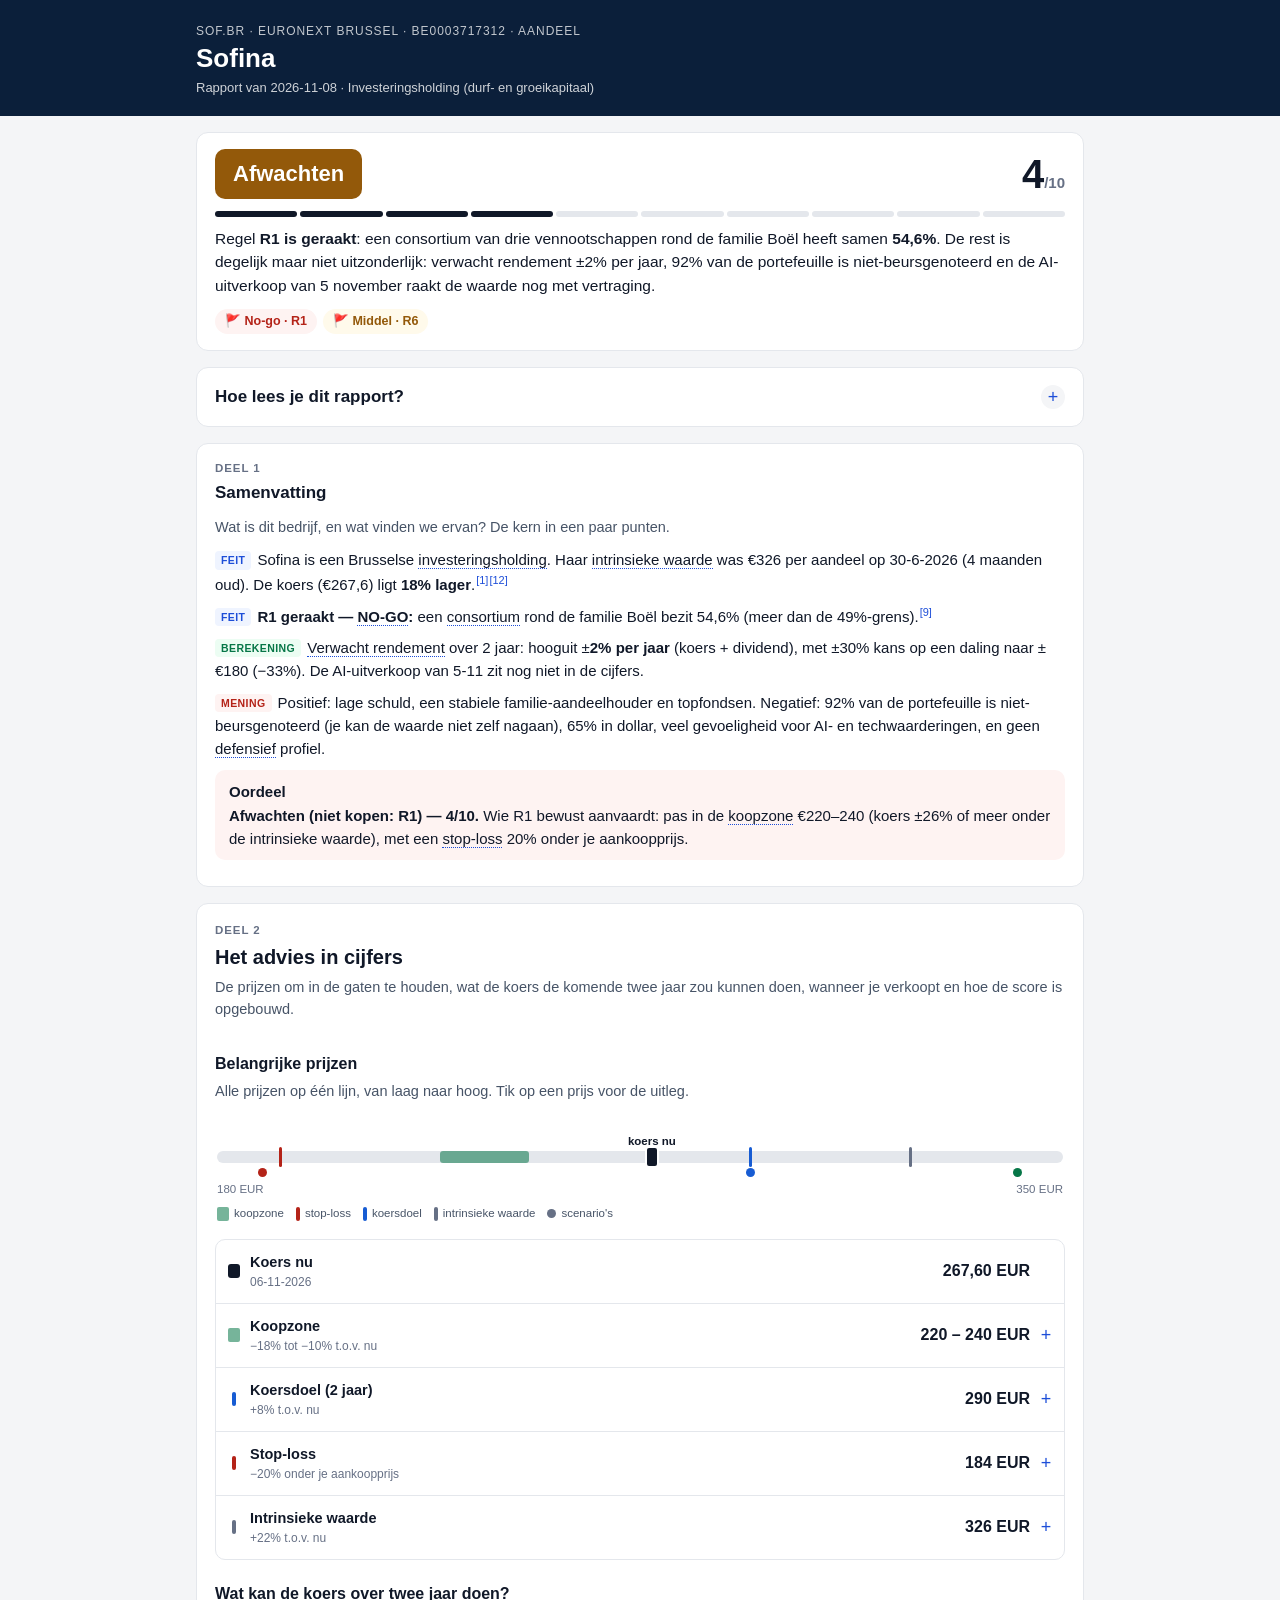
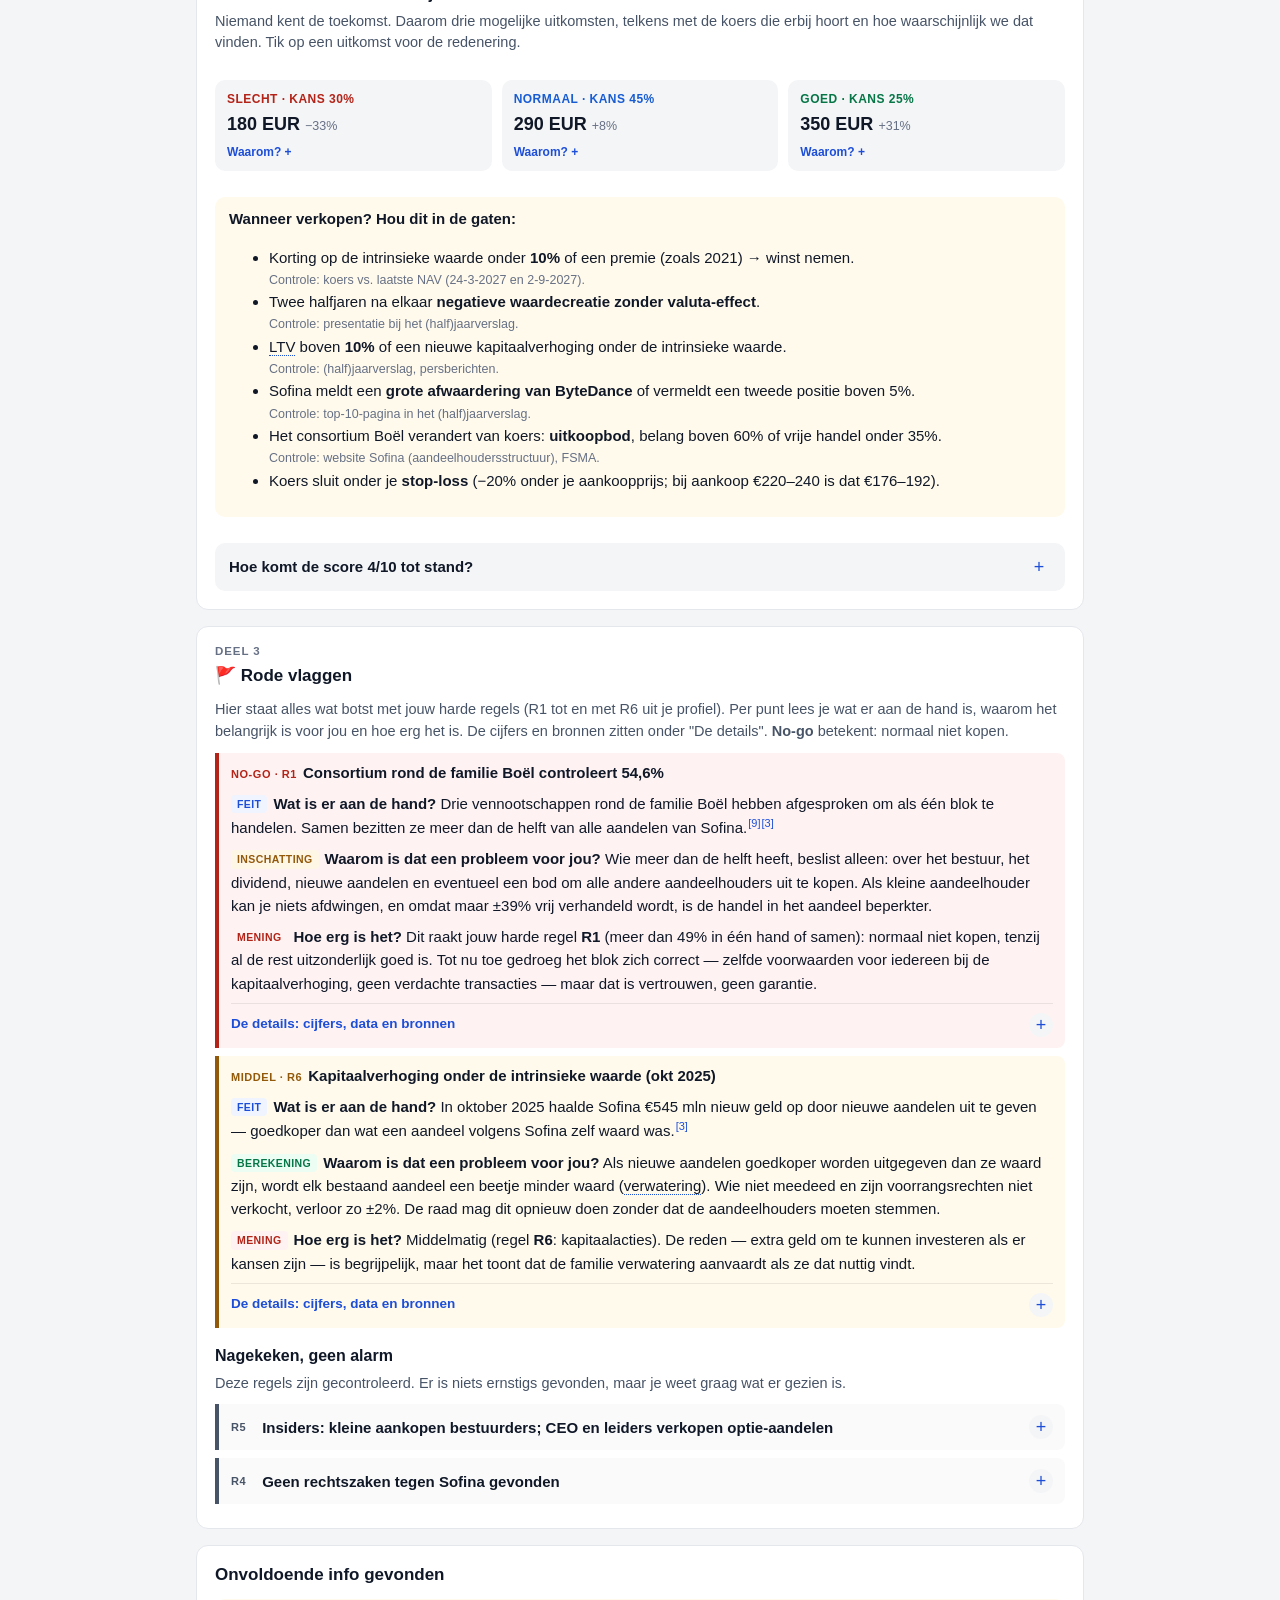
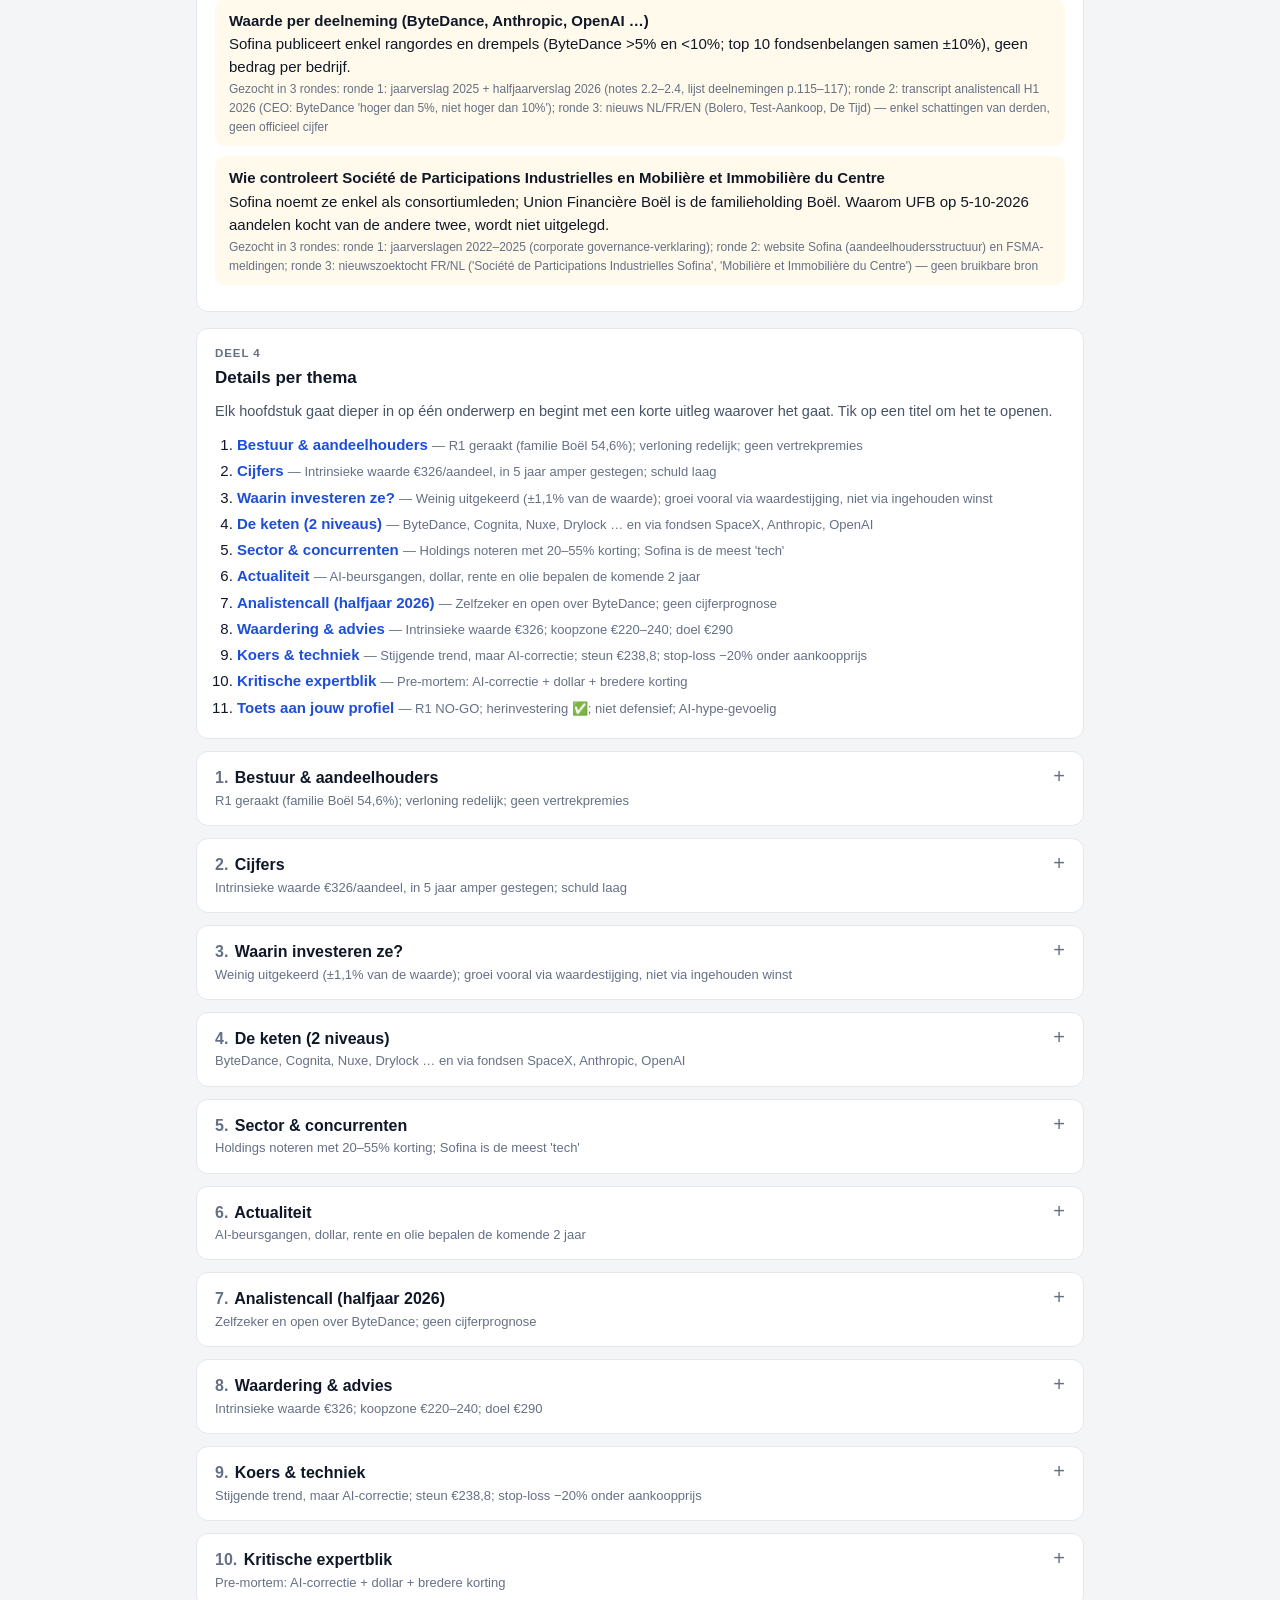
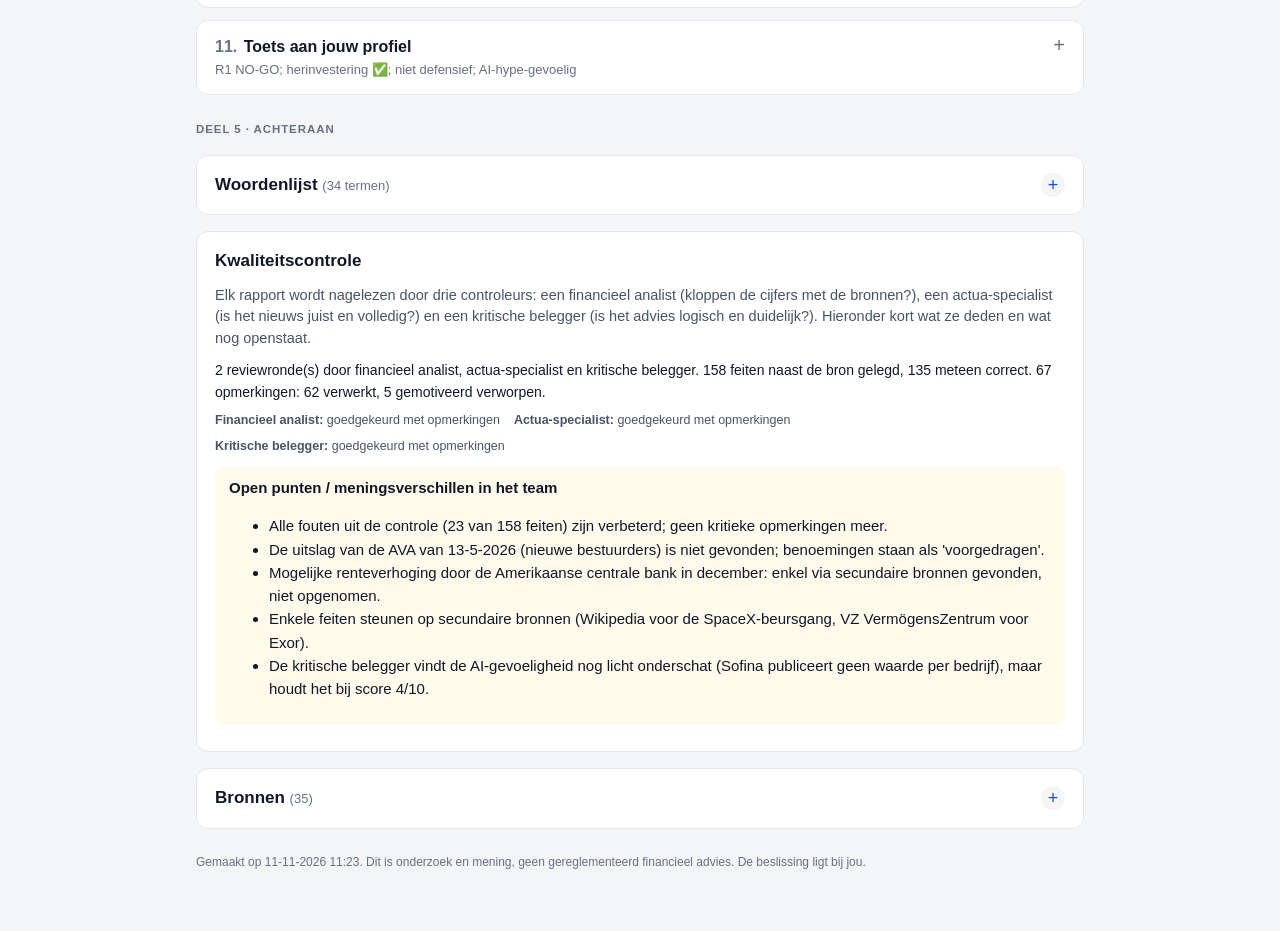
<file: rapporten/SOF.BR/2026-11-08/rapport.html>
<!doctype html>
<html lang="nl">
<head>
<meta charset="utf-8">
<meta name="viewport" content="width=device-width, initial-scale=1">
<title>Sofina – rapport 2026-11-08</title>
<style>:root {
  --bg: #f4f5f7;
  --vlak: #ffffff;
  --inkt: #101828;
  --inkt-2: #475467;
  --inkt-3: #667085;
  --rand: #e4e7ec;
  --kop: #0b1f3a;
  --accent: #1d4ed8;
  --feit: #1d4ed8;      --feit-bg: #eff4ff;
  --berek: #067647;     --berek-bg: #ecfdf3;
  --inschat: #93590a;   --inschat-bg: #fff7e6;
  --mening: #b42318;    --mening-bg: #fef3f2;
  --kopen: #067647; --houden: #175cd3; --verkopen: #b42318; --afwachten: #93590a; --onvoldoende: #475467;
  --nogo: #b42318; --hoog: #c4320a; --middel: #93590a; --info: #475467;
  --g-raster: #eaecf0; --g-as: #667085;
}
* { box-sizing: border-box; }
html { -webkit-text-size-adjust: 100%; }
body {
  margin: 0; background: var(--bg); color: var(--inkt);
  font: 15px/1.55 -apple-system, BlinkMacSystemFont, "Segoe UI", Roboto, "Helvetica Neue", Arial, sans-serif;
  font-variant-numeric: tabular-nums;
}
a { color: var(--accent); }
.pagina { max-width: 920px; margin: 0 auto; padding: 0 16px 48px; }

/* Kop */
.kop { background: var(--kop); color: #fff; padding: 22px 0 18px; }
.kop .pagina { padding-bottom: 0; }
.kop .ticker { font-size: 12px; letter-spacing: .08em; text-transform: uppercase; opacity: .75; }
.kop h1 { margin: 2px 0 4px; font-size: 26px; line-height: 1.2; font-weight: 650; }
.kop .sub { font-size: 13px; opacity: .8; }

/* Adviesblok */
.advies { display: grid; grid-template-columns: auto 1fr; gap: 16px 22px; align-items: center;
  background: var(--vlak); border: 1px solid var(--rand); border-radius: 12px; padding: 18px; margin-top: -1px; margin-top: 16px; }
.oordeel { font-size: 22px; font-weight: 700; color: #fff; padding: 10px 18px; border-radius: 10px; text-align: center; min-width: 140px; }
.oordeel small { display: block; font-size: 12px; font-weight: 500; opacity: .9; }
.oordeel.Kopen { background: var(--kopen); } .oordeel.Houden { background: var(--houden); }
.oordeel.Verkopen { background: var(--verkopen); } .oordeel.Afwachten { background: var(--afwachten); }
.oordeel.Onvoldoende { background: var(--onvoldoende); }
.advies .reden { font-size: 15px; }
.score { display: flex; gap: 3px; margin-top: 6px; }
.score i { width: 16px; height: 6px; border-radius: 3px; background: var(--rand); }
.score i.aan { background: var(--inkt); }
.cijferrij { grid-column: 1 / -1; display: grid; grid-template-columns: repeat(auto-fit, minmax(130px, 1fr)); gap: 10px; }
.tegel { border: 1px solid var(--rand); border-radius: 10px; padding: 10px 12px; }
.tegel .n { font-size: 12px; color: var(--inkt-3); }
.tegel .w { font-size: 18px; font-weight: 650; }
.tegel .t { font-size: 12px; color: var(--inkt-2); }
.scenarios { grid-column: 1 / -1; display: grid; grid-template-columns: repeat(3, 1fr); gap: 10px; }
.scenario { border-radius: 10px; padding: 10px 12px; background: var(--bg); }
.scenario .n { font-size: 12px; font-weight: 650; text-transform: uppercase; letter-spacing: .04em; }
.scenario.Slecht .n { color: var(--verkopen); } .scenario.Normaal .n { color: var(--houden); } .scenario.Goed .n { color: var(--kopen); }
.scenario .w { font-size: 18px; font-weight: 650; }
.scenario p { margin: 4px 0 0; font-size: 13px; color: var(--inkt-2); }

/* Blokken */
.kaart { background: var(--vlak); border: 1px solid var(--rand); border-radius: 12px; padding: 16px 18px; margin-top: 16px; }
.kaart > h2 { margin: 0 0 10px; font-size: 17px; }
.vlaggen .vlag { border-left: 4px solid var(--info); padding: 8px 12px; margin: 8px 0; background: #fafafa; border-radius: 0 8px 8px 0; }
.vlag.nogo { border-color: var(--nogo); background: #fef3f2; } .vlag.hoog { border-color: var(--hoog); background: #fff6ed; }
.vlag.middel { border-color: var(--middel); background: #fffaeb; }
.vlag .t { font-weight: 650; }
.vlag .e { font-size: 11px; font-weight: 700; text-transform: uppercase; letter-spacing: .05em; margin-right: 6px; }
.vlag.nogo .e { color: var(--nogo); } .vlag.hoog .e { color: var(--hoog); } .vlag.middel .e { color: var(--middel); } .vlag.info .e { color: var(--info); }
.geen-vlag { color: var(--berek); font-weight: 600; }

details.sectie { background: var(--vlak); border: 1px solid var(--rand); border-radius: 12px; margin-top: 12px; }
details.sectie > summary { cursor: pointer; list-style: none; padding: 14px 18px; font-weight: 650; font-size: 16px; display: flex; justify-content: space-between; gap: 12px; }
details.sectie > summary::-webkit-details-marker { display: none; }
details.sectie > summary::after { content: "+"; color: var(--inkt-3); font-weight: 400; font-size: 20px; line-height: 1; }
details.sectie[open] > summary::after { content: "–"; }
details.sectie > summary .kort { font-weight: 400; font-size: 13px; color: var(--inkt-3); display: block; }
details.sectie .inhoud { padding: 0 18px 16px; }

p.blok, li.blok { margin: 8px 0; }
ul.blokken { padding-left: 0; list-style: none; margin: 8px 0; }
ul.blokken li { padding-left: 0; }
.lab { display: inline-block; font-size: 10.5px; font-weight: 700; letter-spacing: .04em; text-transform: uppercase;
  padding: 1px 6px; border-radius: 4px; margin-right: 6px; vertical-align: 1px; }
.lab.feit { color: var(--feit); background: var(--feit-bg); }
.lab.berekening { color: var(--berek); background: var(--berek-bg); }
.lab.inschatting { color: var(--inschat); background: var(--inschat-bg); }
.lab.mening { color: var(--mening); background: var(--mening-bg); }
.blok.mening, .blok.inschatting { font-style: normal; }
a.ref { font-size: 11px; vertical-align: super; text-decoration: none; margin-left: 1px; }
a.ref::before { content: "["; } a.ref::after { content: "]"; }
.term { border-bottom: 1px dotted var(--inkt-3); }
.uitleg { color: var(--inkt-3); font-size: .92em; }
.kader { border-radius: 10px; padding: 10px 14px; margin: 10px 0; background: var(--feit-bg); }
.kader.waarschuwing { background: #fffaeb; } .kader.mening { background: var(--mening-bg); }
.kader .t { font-weight: 650; }
.kerncijfers { display: grid; grid-template-columns: repeat(auto-fit, minmax(150px, 1fr)); gap: 10px; margin: 10px 0; }
.trend.op { color: var(--berek); } .trend.neer { color: var(--mening); } .trend.gelijk { color: var(--inkt-3); }

table { border-collapse: collapse; width: 100%; font-size: 13.5px; }
th, td { text-align: right; padding: 6px 8px; border-bottom: 1px solid var(--rand); white-space: nowrap; }
th:first-child, td:first-child { text-align: left; white-space: normal; }
th { font-weight: 600; color: var(--inkt-2); font-size: 12.5px; }
.tabelwrap { overflow-x: auto; margin: 10px 0; }
.tabel-titel, .grafiek-titel { font-weight: 650; font-size: 14px; margin: 14px 0 4px; }
.bijschrift { font-size: 12px; color: var(--inkt-3); margin-top: 2px; }

/* Grafieken */
.grafiek-svg { width: 100%; max-width: 640px; height: auto; display: block; }
.g-raster { stroke: var(--g-raster); stroke-width: 1; }
.g-nul { stroke: var(--inkt-3); stroke-width: 1; }
.g-as { fill: var(--g-as); font-size: 13px; }
.g-ref { fill: var(--inkt-2); font-size: 13px; }
.g-legende { display: flex; flex-wrap: wrap; gap: 14px; font-size: 12.5px; color: var(--inkt-2); margin-top: 4px; }
.g-legende i { display: inline-block; width: 10px; height: 10px; border-radius: 3px; margin-right: 5px; vertical-align: -1px; }
details.g-tabel summary { font-size: 12px; color: var(--accent); cursor: pointer; margin-top: 4px; }

/* Bronnen */
ol.bronnen { padding-left: 22px; font-size: 13px; }
ol.bronnen li { margin: 4px 0; word-break: break-word; }
ol.bronnen .type { font-size: 10.5px; text-transform: uppercase; color: var(--inkt-3); letter-spacing: .04em; }
.legende-labels { font-size: 12.5px; color: var(--inkt-2); display: flex; flex-wrap: wrap; gap: 6px 14px; }
.voet { font-size: 12px; color: var(--inkt-3); margin-top: 24px; }

@media (max-width: 600px) {
  body { font-size: 14.5px; }
  .kop h1 { font-size: 22px; }
  .advies { grid-template-columns: 1fr; }
  .oordeel { min-width: 0; }
  .scenarios { grid-template-columns: 1fr; }
  .kaart, details.sectie > summary, details.sectie .inhoud { padding-left: 14px; padding-right: 14px; }
}
@media print {
  body { background: #fff; font-size: 11.5px; }
  .kop { -webkit-print-color-adjust: exact; print-color-adjust: exact; }
  .kaart, details.sectie, .advies { border-color: #d0d5dd; }
  .kop { margin: 0; }
  details.g-tabel { display: none; }
  .pagina { max-width: none; }
}

/* Structuur */
.tussentitel { font-size: 14.5px; margin: 18px 0 6px; padding-bottom: 4px; border-bottom: 1px solid var(--rand); color: var(--kop); }
details.sectie > summary .nr { color: var(--inkt-3); font-weight: 600; margin-right: 2px; }
.inhoudstafel ol { margin: 0; padding-left: 22px; }
.inhoudstafel li { margin: 3px 0; }
.inhoudstafel a { text-decoration: none; font-weight: 600; }
.inhoudstafel .kort { color: var(--inkt-3); font-size: 13px; }
@media print {
  .kaart > h2, .tussentitel, .grafiek-titel, .tabel-titel { break-after: avoid; }
  details.sectie > summary { font-size: 17px; border-bottom: 2px solid var(--kop); margin: 0 18px; padding: 14px 0 6px; }
  details.sectie > summary::after { content: none; }
  details.sectie .inhoud { padding-top: 8px; }
  p, li { orphans: 1; widows: 1; }
}
dl.woorden { margin: 0; display: grid; grid-template-columns: max-content 1fr; gap: 4px 14px; font-size: 13.5px; }
dl.woorden dt { font-weight: 650; } dl.woorden dd { margin: 0; color: var(--inkt-2); }
@media (max-width: 600px) { dl.woorden { grid-template-columns: 1fr; } dl.woorden dd { margin-bottom: 6px; } }

/* uitleg: inleiding/overgang zonder label */
.leestekst { margin: 8px 0 10px; line-height: 1.55; }

/* scoreopbouw */
.scoreopbouw { grid-column: 1 / -1; background: var(--bg); border-radius: 10px; padding: 12px 14px; }
.so-titel { font-weight: 650; margin-bottom: 4px; }
.so-intro { margin: 0 0 8px; font-size: 14px; color: var(--inkt-3); }
.so-rij { padding: 8px 0; border-top: 1px solid rgba(0,0,0,.06); }
.so-kop { display: flex; justify-content: space-between; gap: 8px; font-size: 14px; }
.so-naam { font-weight: 600; }
.so-p { font-weight: 700; white-space: nowrap; }
.so-balk { height: 6px; background: rgba(0,0,0,.08); border-radius: 3px; margin: 5px 0; overflow: hidden; }
.so-balk i { display: block; height: 100%; background: var(--afwachten, #b54708); border-radius: 3px; }
.so-uitleg { font-size: 13px; line-height: 1.45; color: var(--inkt-3); }
.so-corr .so-p { color: #b42318; }
.so-som { font-size: 14px; padding: 8px 0 2px; border-top: 1px solid rgba(0,0,0,.12); }
.so-som.totaal { font-size: 15px; }

/* opbouw en leeswijzer */
.vol { grid-column: 1 / -1; }
.deel { font-size: 11.5px; font-weight: 650; letter-spacing: .08em; text-transform: uppercase; color: var(--inkt-3); margin-bottom: 2px; }
.deel-intro { margin: 4px 0 10px; font-size: 14.5px; line-height: 1.5; color: var(--inkt-2, #344054); }
.advies h2 { margin: 0; font-size: 20px; }
.sub-titel { font-weight: 650; font-size: 16px; margin-top: 6px; }
.opbouw { margin: 4px 0 6px; padding-left: 20px; line-height: 1.5; font-size: 14.5px; }
.opbouw li { margin: 4px 0; }
.achteraan-kop { margin: 26px 0 4px; }

/* ---------- Uitklappers, termknoppen, prijsbalk (2026-11) ---------- */
/* Oordeel bovenaan */
.kort-oordeel { background: var(--vlak); border: 1px solid var(--rand); border-radius: 12px; padding: 16px 18px; margin-top: 16px; }
.ko-kop { display: flex; align-items: center; justify-content: space-between; gap: 12px; }
.kort-oordeel .oordeel { min-width: 0; padding: 8px 18px; }
.ko-score { font-weight: 800; line-height: 1; white-space: nowrap; }
.ko-score b { font-size: 40px; } .ko-score small { font-size: 15px; color: var(--inkt-3); font-weight: 600; }
.kort-oordeel .score { margin: 12px 0 10px; } .kort-oordeel .score i { flex: 1; }
.kort-oordeel .reden { font-size: 15.5px; line-height: 1.5; }
.ko-vlaggen { display: flex; flex-wrap: wrap; gap: 6px; margin-top: 12px; }
.ko-vlag { font-size: 12.5px; font-weight: 650; text-decoration: none; padding: 3px 10px; border-radius: 999px; background: #fffaeb; color: var(--middel); }
.ko-vlag.nogo { background: #fef3f2; color: var(--nogo); } .ko-vlag.hoog { background: #fff6ed; color: var(--hoog); }

/* Algemene uitklapper */
details.uitklap > summary { cursor: pointer; list-style: none; display: flex; justify-content: space-between; align-items: center; gap: 10px; }
details.uitklap > summary::-webkit-details-marker { display: none; }
details.uitklap > summary::after { content: "+"; flex: none; width: 24px; height: 24px; border-radius: 50%; background: var(--bg); color: var(--accent);
  display: grid; place-items: center; font-size: 18px; font-weight: 500; line-height: 1; }
details.uitklap[open] > summary::after { content: "–"; }
details.kaart.uitklap > summary h2 { margin: 0; font-size: 17px; }
details.kaart.uitklap > summary h2 small { font-weight: 400; font-size: 13px; color: var(--inkt-3); }
details.kaart.uitklap[open] > summary { margin-bottom: 10px; }
summary:focus-visible, .term:focus-visible { outline: 2px solid var(--accent); outline-offset: 2px; border-radius: 4px; }

/* Tussentitels binnen een hoofdstuk */
details.onderdeel { border-top: 1px solid var(--rand); }
details.onderdeel:last-of-type { border-bottom: 1px solid var(--rand); }
details.onderdeel > summary { padding: 12px 0; font-weight: 650; font-size: 15px; color: var(--kop); }
details.onderdeel[open] { padding-bottom: 10px; }
details.onderdeel[open] > summary { color: var(--accent); }

/* Vakterm = knop, uitleg klapt open */
.term { border-bottom: 1.5px dotted var(--accent); cursor: pointer; }
.term.open { background: var(--feit-bg); border-bottom-style: solid; }
.uitleg { display: none; }
.term.open + .uitleg { display: inline; margin-left: 4px; padding: 2px 7px; border-radius: 6px; background: var(--feit-bg);
  -webkit-box-decoration-break: clone; box-decoration-break: clone;
  color: var(--inkt-2); font-size: .93em; font-weight: 400; font-style: normal; }
.term.open + .uitleg::before { content: "= "; font-weight: 650; color: var(--accent); }

/* Kerncijfer met uitleg */
details.tegel.meer > summary { cursor: pointer; list-style: none; }
details.tegel.meer > summary::-webkit-details-marker { display: none; }
.meer-knop { display: inline-block; margin-top: 6px; font-size: 12px; font-weight: 650; color: var(--accent); }
.meer-knop::after { content: " +"; } details.tegel[open] .meer-knop::after { content: " –"; }
details.tegel[open] { grid-column: 1 / -1; background: var(--bg); }
.meer-inhoud { border-top: 1px solid var(--rand); margin-top: 8px; padding-top: 2px; }
.meer-inhoud p { margin: 8px 0 0; font-size: 13.5px; line-height: 1.5; color: var(--inkt-2); }
.beoordeling { display: inline-flex; align-items: center; gap: 5px; margin-top: 5px; margin-right: 8px; font-size: 11.5px; font-weight: 700; text-transform: uppercase; letter-spacing: .04em; }
.beoordeling i { width: 8px; height: 8px; border-radius: 50%; background: currentColor; }
.beoordeling.goed { color: var(--kopen); } .beoordeling.normaal { color: var(--inkt-3); } .beoordeling.zwak { color: var(--verkopen); }

/* Prijsbalk */
.prijsbalk { padding: 4px 2px 0; }
.pb-boven, .pb-onder { position: relative; height: 18px; }
.pb-nu-label { position: absolute; transform: translateX(-50%); font-size: 11.5px; font-weight: 700; white-space: nowrap; }
.pb-spoor { position: relative; height: 12px; border-radius: 6px; background: var(--rand); }
.pb-zone { position: absolute; top: 0; bottom: 0; background: var(--kopen); opacity: .55; border-radius: 3px; }
.pb-streep { position: absolute; top: -4px; bottom: -4px; width: 3px; margin-left: -1.5px; border-radius: 2px; }
.pb-streep.stop, .k.stop { background: var(--verkopen); } .pb-streep.doel, .k.doel { background: var(--houden); } .pb-streep.iw, .k.iw { background: var(--inkt-3); }
.pb-nu { position: absolute; top: -5px; width: 14px; height: 22px; margin-left: -7px; border-radius: 4px; background: var(--inkt); border: 2px solid var(--vlak); }
.pb-bol { position: absolute; top: 5px; width: 9px; height: 9px; margin-left: -4.5px; border-radius: 50%; }
.pb-bol.Slecht { background: var(--verkopen); } .pb-bol.Normaal { background: var(--houden); } .pb-bol.Goed { background: var(--kopen); }
.pb-as { display: flex; justify-content: space-between; font-size: 11.5px; color: var(--inkt-3); }
.pb-legende { display: flex; flex-wrap: wrap; gap: 4px 12px; margin-top: 6px; font-size: 11.5px; color: var(--inkt-2); }
.pb-legende span { display: inline-flex; align-items: center; gap: 5px; }
.k { display: inline-block; flex: none; width: 4px; height: 14px; border-radius: 2px; }
.k.zone { width: 12px; background: var(--kopen); opacity: .55; } .k.nu { width: 10px; background: var(--inkt); border-radius: 3px; }
.k.bol { width: 9px; height: 9px; border-radius: 50%; background: var(--inkt-3); }

/* Prijzen als uitklapbare rijen */
.prijzen { border: 1px solid var(--rand); border-radius: 10px; overflow: hidden; }
.prijs + .prijs { border-top: 1px solid var(--rand); }
.p-rij { display: flex; align-items: center; gap: 10px; padding: 11px 12px; list-style: none; }
.p-rij::-webkit-details-marker { display: none; }
summary.p-rij { cursor: pointer; }
summary.p-rij::after { content: "+"; color: var(--accent); font-size: 18px; line-height: 1; width: 12px; text-align: center; }
details.prijs[open] > summary.p-rij::after { content: "–"; }
div.prijs .p-rij::after { content: ""; width: 12px; }
.p-rij .k { width: 12px; } .p-rij .k.stop, .p-rij .k.doel, .p-rij .k.iw { width: 4px; margin: 0 4px; }
.p-naam { flex: 1; font-weight: 600; font-size: 14.5px; }
.p-naam small { display: block; font-weight: 400; font-size: 12px; color: var(--inkt-3); }
.p-w { font-weight: 700; font-size: 16px; white-space: nowrap; }
details.prijs > p { margin: 0; padding: 0 12px 12px 34px; font-size: 13.5px; line-height: 1.5; color: var(--inkt-2); }

/* Scenario's uitklapbaar */
details.scenario > summary { cursor: pointer; list-style: none; display: grid; gap: 2px; }
details.scenario > summary::-webkit-details-marker { display: none; }
details.scenario .w small { font-size: 12.5px; font-weight: 500; color: var(--inkt-3); }
details.scenario > summary::after { content: "Waarom? +"; font-size: 12px; font-weight: 650; color: var(--accent); margin-top: 2px; }
details.scenario[open] > summary::after { content: "Waarom? –"; }

/* Scoreopbouw + vlaggen */
details.scoreopbouw > summary .so-titel { margin: 0; }
details.scoreopbouw[open] > summary { margin-bottom: 6px; }
details.vlag-details { margin-top: 8px; border-top: 1px solid rgba(0,0,0,.08); }
details.vlag-details > summary { padding: 9px 0 3px; font-size: 13.5px; font-weight: 650; color: var(--accent); }
.nagekeken { margin-top: 16px; }
details.vlag.info > summary { padding: 3px 0; }
details.vlag.info > summary .t { flex: 1; }
.kader li em, .kader em { display: block; font-style: normal; font-size: 12.5px; color: var(--inkt-3); margin-top: 2px; }
ul.opbouw { list-style: disc; }

@media print {
  .uitleg { display: inline !important; color: var(--inkt-3); font-size: .92em; }
  .uitleg::before { content: " (" !important; font-weight: 400 !important; color: inherit !important; } .uitleg::after { content: ")"; }
  .term { border-bottom: 1px dotted var(--inkt-3); }
  details.uitklap > summary::after, summary.p-rij::after, details.scenario > summary::after, .meer-knop { display: none !important; content: none !important; }
  details.onderdeel { border: 0 !important; }
  details.onderdeel > summary { font-size: 13.5px; border-bottom: 1px solid var(--rand); padding: 12px 0 4px; break-after: avoid; }
  details.vlag-details > summary { display: none; }
  .kort-oordeel, .prijzen, details.tegel[open] { border-color: #d0d5dd; }
  .oordeel, .pb-spoor, .pb-zone, .pb-streep, .pb-nu, .pb-bol, .k, .beoordeling i, .ko-vlag { -webkit-print-color-adjust: exact; print-color-adjust: exact; }
}

ol.bronnen .type.zwak { color: var(--mening); background: var(--mening-bg); padding: 1px 5px; border-radius: 4px; }

/* Aandeelhoudersbalk */
.ah-balk { margin: 8px 0 12px; }
.ah-spoor { position: relative; display: flex; height: 22px; border-radius: 6px; overflow: visible; background: var(--rand); margin-top: 22px; }
.ah-spoor i { display: block; height: 100%; border-right: 2px solid var(--vlak); }
.ah-spoor i:first-child { border-radius: 6px 0 0 6px; } .ah-spoor i:last-of-type { border-radius: 0 6px 6px 0; border-right: 0; }
.ah-spoor i.top, .k.ah-top { background: var(--nogo); } .ah-spoor i.ander, .k.ah-ander { background: var(--houden); }
.ah-spoor i.eigen, .k.ah-eigen { background: var(--inkt-3); } .ah-spoor i.vrij, .k.ah-vrij { background: #cfd4dc; }
.k.ah-top, .k.ah-ander, .k.ah-eigen, .k.ah-vrij { width: 12px; height: 12px; border-radius: 3px; }
.ah-grens { position: absolute; top: -6px; bottom: -6px; width: 2px; background: var(--inkt); }
.ah-grens span { position: absolute; bottom: 100%; left: 50%; transform: translateX(-50%); font-size: 11px; font-weight: 700; white-space: nowrap; padding-bottom: 1px; }

/* Ketenschema */
.keten { margin: 6px 0 4px; }
.kt-centrum { display: inline-block; background: var(--kop); color: #fff; font-weight: 700; padding: 7px 14px; border-radius: 10px; }
.kt-takken { list-style: none; margin: 0 0 0 16px; padding: 10px 0 0 16px; border-left: 2px solid var(--rand); display: grid; gap: 10px; }
.kt-takken > li { position: relative; }
.kt-takken > li::before { content: ""; position: absolute; left: -16px; top: 18px; width: 14px; border-top: 2px solid var(--rand); }
.kt-tak { border: 1px solid var(--rand); border-radius: 10px; padding: 8px 12px; background: var(--vlak); }
.kt-gewicht { float: right; margin-left: 8px; font-size: 12px; font-weight: 700; color: var(--accent); background: var(--feit-bg); padding: 1px 8px; border-radius: 999px; }
.kt-uitleg { font-size: 13px; color: var(--inkt-2); margin-top: 2px; }
.kt-onder { list-style: none; margin: 6px 0 0 14px; padding: 0 0 0 12px; border-left: 2px dotted var(--rand); font-size: 13px; color: var(--inkt-2); display: grid; gap: 4px; }
@media print { .ah-spoor i, .ah-grens, .kt-centrum, .kt-gewicht { -webkit-print-color-adjust: exact; print-color-adjust: exact; } .keten { break-inside: avoid; } }
</style>
</head>
<body><header class="kop"><div class="pagina">
  <div class="ticker">SOF.BR · Euronext Brussel · BE0003717312 · AANDEEL</div>
  <h1>Sofina</h1>
  <div class="sub">Rapport van 2026-11-08 · Investeringsholding (durf- en groeikapitaal)</div>
</div></header>

<main class="pagina"><section class="pdf-blok kort-oordeel" id="oordeel">
    <div class="ko-kop">
      <div class="oordeel Afwachten">Afwachten</div><div class="ko-score" aria-label="score 4 op 10"><b>4</b><small>/10</small></div>
    </div><div class="score" aria-hidden="true"><i class="aan"></i><i class="aan"></i><i class="aan"></i><i class="aan"></i><i class=""></i><i class=""></i><i class=""></i><i class=""></i><i class=""></i><i class=""></i></div>
    <div class="reden">Regel <strong>R1 is geraakt</strong>: een consortium van drie vennootschappen rond de familie Boël heeft samen <strong>54,6%</strong>. De rest is degelijk maar niet uitzonderlijk: verwacht rendement ±2% per jaar, 92% van de portefeuille is niet-beursgenoteerd en de AI-uitverkoop van 5 november raakt de waarde nog met vertraging.</div><div class="ko-vlaggen"><a class="ko-vlag nogo" href="#vlaggen">🚩 No-go · R1</a><a class="ko-vlag middel" href="#vlaggen">🚩 Middel · R6</a></div>
  </section>

  <details class="pdf-blok kaart leeswijzer uitklap">
    <summary><h2>Hoe lees je dit rapport?</h2></summary>
    <p class="deel-intro">Het rapport gaat van kort naar uitgebreid. Bovenaan staat de conclusie; wil je weten waarom, lees dan verder of klap de details open.</p>
    <ul class="opbouw">
      <li><strong>Onderlijnd woord</strong> — tik erop en je krijgt de uitleg van die vakterm.</li>
      <li><strong>Vakje met "Uitleg"</strong> — tik op een cijfer om te lezen wat het is, hoe het berekend is en of het goed of slecht is.</li>
      <li><strong>Titel met een +</strong> — tik om dat stuk open te klappen.</li>
    </ul>
    <ol class="opbouw">
      <li><strong>Samenvatting</strong> — wat is dit bedrijf en wat vinden we ervan, op één scherm.</li>
      <li><strong>Het advies in cijfers</strong> — tegen welke prijs kopen, het koersdoel, wanneer verkopen, drie mogelijke uitkomsten voor de koers en hoe de score tot stand komt.</li>
      <li><strong>Rode vlaggen</strong> — wat botst met jouw harde regels.</li>
      <li><strong>Details per thema</strong> — 11 hoofdstukken om open te klappen, met alle cijfers, uitleg en bronnen.</li>
      <li><strong>Achteraan</strong> — woordenlijst, kwaliteitscontrole en bronnenlijst.</li>
    </ol>
    <p class="deel-intro" style="margin-top:10px">Elk stuk tekst krijgt een label, zodat je weet hoe zeker het is:</p>
    <div class="legende-labels">
      <span><span class="lab feit">Feit</span>uit een bron, met verwijzing</span>
      <span><span class="lab berekening">Berekening</span>zelf berekend uit feiten</span>
      <span><span class="lab inschatting">Inschatting</span>verwachting, kan anders uitdraaien</span>
      <span><span class="lab mening">Mening</span>oordeel van de analist</span>
    </div>
  </details>

  <section class="pdf-blok kaart" id="samenvatting">
    <div class="deel">Deel 1</div>
    <h2>Samenvatting</h2>
    <p class="deel-intro">Wat is dit bedrijf, en wat vinden we ervan? De kern in een paar punten.</p><p class="blok feit"><span class="lab feit">Feit</span>Sofina is een Brusselse <span class="term" tabindex="0" role="button" aria-expanded="false">investeringsholding</span><span class="uitleg">bedrijf dat geld belegt in andere bedrijven en fondsen</span>. Haar <span class="term" tabindex="0" role="button" aria-expanded="false">intrinsieke waarde</span><span class="uitleg">wat alle bezittingen min de schulden waard zijn, volgens Sofina zelf</span> was €326 per aandeel op 30-6-2026 (4 maanden oud). De koers (€267,6) ligt <strong>18% lager</strong>.<a class="ref" href="#bron-1">1</a><a class="ref" href="#bron-12">12</a></p><p class="blok feit"><span class="lab feit">Feit</span><strong>R1 geraakt — <span class="term" tabindex="0" role="button" aria-expanded="false">NO-GO</span><span class="uitleg">volgens jouw harde regels: niet kopen, tenzij al de rest uitzonderlijk goed is</span>:</strong> een <span class="term" tabindex="0" role="button" aria-expanded="false">consortium</span><span class="uitleg">groep aandeelhouders die wettelijk als één blok handelt</span> rond de familie Boël bezit 54,6% (meer dan de 49%-grens).<a class="ref" href="#bron-9">9</a></p><p class="blok berekening"><span class="lab berekening">Berekening</span><span class="term" tabindex="0" role="button" aria-expanded="false">Verwacht rendement</span><span class="uitleg">gemiddelde van de drie scenario&#x27;s, gewogen met hun kans</span> over 2 jaar: hooguit ±<strong>2% per jaar</strong> (koers + dividend), met ±30% kans op een daling naar ±€180 (−33%). De AI-uitverkoop van 5-11 zit nog niet in de cijfers.</p><p class="blok mening"><span class="lab mening">Mening</span>Positief: lage schuld, een stabiele familie-aandeelhouder en topfondsen. Negatief: 92% van de portefeuille is niet-beursgenoteerd (je kan de waarde niet zelf nagaan), 65% in dollar, veel gevoeligheid voor AI- en techwaarderingen, en geen <span class="term" tabindex="0" role="button" aria-expanded="false">defensief</span><span class="uitleg">bedrijf in een sector die weinig last heeft van een slechte economie</span> profiel.</p><div class="kader mening"><div class="t">Oordeel</div><strong>Afwachten (niet kopen: R1) — 4/10.</strong> Wie R1 bewust aanvaardt: pas in de <span class="term" tabindex="0" role="button" aria-expanded="false">koopzone</span><span class="uitleg">prijs waarbij risico en rendement aantrekkelijk worden</span> €220–240 (koers ±26% of meer onder de intrinsieke waarde), met een <span class="term" tabindex="0" role="button" aria-expanded="false">stop-loss</span><span class="uitleg">koers waarbij je verkoopt om verdere verliezen te beperken</span> 20% onder je aankoopprijs.</div>
  </section>

  <section class="advies" id="advies">
    <div class="vol">
      <div class="deel">Deel 2</div>
      <h2>Het advies in cijfers</h2>
      <p class="deel-intro">De prijzen om in de gaten te houden, wat de koers de komende twee jaar zou kunnen doen, wanneer je verkoopt en hoe de score is opgebouwd.</p>
    </div>
    <div class="vol">
      <div class="sub-titel">Belangrijke prijzen</div>
      <p class="deel-intro">Alle prijzen op één lijn, van laag naar hoog. Tik op een prijs voor de uitleg.</p>
    </div>
    <div class="vol prijsbalk" role="img" aria-label="Prijzen op een schaal van 180 tot 350 EUR">
      <div class="pb-boven"><span class="pb-nu-label" style="left: 51.4%">koers nu</span></div>
      <div class="pb-spoor"><i class="pb-zone" style="left: 26.4%; width: 10.5%"></i><i class="pb-streep stop" style="left: 7.5%"></i><i class="pb-streep doel" style="left: 63.1%"></i><i class="pb-streep iw" style="left: 82.0%"></i>
        <i class="pb-nu" style="left: 51.4%"></i>
      </div>
      <div class="pb-onder"><i class="pb-bol Slecht" style="left: 5.4%"></i><i class="pb-bol Normaal" style="left: 63.1%"></i><i class="pb-bol Goed" style="left: 94.6%"></i></div>
      <div class="pb-as"><span>180 EUR</span><span>350 EUR</span></div>
      <div class="pb-legende"><span><i class="k zone"></i>koopzone</span><span><i class="k stop"></i>stop-loss</span><span><i class="k doel"></i>koersdoel</span><span><i class="k iw"></i>intrinsieke waarde</span><span><i class="k bol"></i>scenario's</span></div>
    </div>
    <div class="vol prijzen">
      <div class="prijs"><div class="p-rij"><i class="k nu"></i><span class="p-naam">Koers nu <small>06-11-2026</small></span><span class="p-w">267,60 EUR</span></div></div>
      <details class="prijs"><summary class="p-rij"><i class="k zone"></i><span class="p-naam">Koopzone <small>−18% tot −10% t.o.v. nu</small></span><span class="p-w">220 – 240 EUR</span></summary>
        <p>De prijs waarbij kopen aantrekkelijk wordt: het mogelijke rendement weegt dan op tegen het risico. Staat de koers erboven, dan betaal je meer dan wij verantwoord vinden.</p></details>
      <details class="prijs"><summary class="p-rij"><i class="k doel"></i><span class="p-naam">Koersdoel (2 jaar) <small>+8% t.o.v. nu</small></span><span class="p-w">290 EUR</span></summary>
        <p>Waar de koers volgens het normale scenario binnen twee jaar zou staan. Het is een inschatting, geen belofte. Onderbouwing: normaal scenario, eind 2028: intrinsieke waarde ±€360 (+4%/jaar) met 20% korting.</p></details>
      <details class="prijs"><summary class="p-rij"><i class="k stop"></i><span class="p-naam">Stop-loss <small>−20% onder je aankoopprijs</small></span><span class="p-w">184 EUR</span></summary>
        <p>De koers waarop je verkoopt om een groter verlies te vermijden. Die hangt af van de prijs waartegen jij koopt. Bij aankoop in de koopzone (€220–240): −20% = €176–192 (midden €184); technisch net onder de steun van €212 → ±€205. Wie toch nu koopt aan €267,6: −20% = €214.</p></details>
      <details class="prijs"><summary class="p-rij"><i class="k iw"></i><span class="p-naam">Intrinsieke waarde <small>+22% t.o.v. nu</small></span><span class="p-w">326 EUR</span></summary>
        <p>Wat één aandeel volgens de berekening echt waard is, los van de beurskoers. Het is een schatting; de onderbouwing staat in het hoofdstuk <a href="#waardering">Waardering</a>.</p></details>
    </div>
    <div class="vol">
      <div class="sub-titel">Wat kan de koers over twee jaar doen?</div>
      <p class="deel-intro">Niemand kent de toekomst. Daarom drie mogelijke uitkomsten, telkens met de koers die erbij hoort en hoe waarschijnlijk we dat vinden. Tik op een uitkomst voor de redenering.</p>
    </div>
    <div class="scenarios">
      <details class="scenario Slecht"><summary><span class="n">Slecht · kans 30%</span><span class="w">180 EUR <small>−33%</small></span></summary><p>Bredere techcorrectie (zoals begonnen op 5-11-2026) en zwakkere dollar: intrinsieke waarde −14% naar ±€280 en de korting loopt op tot 35% (zoals 2022–2024). Staartrisico: een herhaling van 2022 (waarde −25%, korting 40%) geeft ±€147 — kans ±10% (mening), zit hier in.</p></details>
      <details class="scenario Normaal"><summary><span class="n">Normaal · kans 45%</span><span class="w">290 EUR <small>+8%</small></span></summary><p>Intrinsieke waarde +4%/jaar naar ±€360 eind 2028 (onder het 10-jaarsgemiddelde, boven de laatste 4 jaar), korting 20%.</p></details>
      <details class="scenario Goed"><summary><span class="n">Goed · kans 25%</span><span class="w">350 EUR <small>+31%</small></span></summary><p>Intrinsieke waarde +8%/jaar (≈ het 10-jaarsgemiddelde van 8,4%) naar ±€400, geholpen door beursgangen (Anthropic, ByteDance) en verkopen boven boekwaarde; korting 12%.</p></details>
    </div>
    <div class="vol kader waarschuwing"><div class="t">Wanneer verkopen? Hou dit in de gaten:</div>
      <ul><li>Korting op de intrinsieke waarde onder <strong>10%</strong> of een premie (zoals 2021) → winst nemen. <em>Controle: koers vs. laatste NAV (24-3-2027 en 2-9-2027).</em></li><li>Twee halfjaren na elkaar <strong>negatieve waardecreatie zonder valuta-effect</strong>. <em>Controle: presentatie bij het (half)jaarverslag.</em></li><li><span class="term" tabindex="0" role="button" aria-expanded="false">LTV</span><span class="uitleg">schuld gedeeld door de waarde van de portefeuille</span> boven <strong>10%</strong> of een nieuwe kapitaalverhoging onder de intrinsieke waarde. <em>Controle: (half)jaarverslag, persberichten.</em></li><li>Sofina meldt een <strong>grote afwaardering van ByteDance</strong> of vermeldt een tweede positie boven 5%. <em>Controle: top-10-pagina in het (half)jaarverslag.</em></li><li>Het consortium Boël verandert van koers: <strong>uitkoopbod</strong>, belang boven 60% of vrije handel onder 35%. <em>Controle: website Sofina (aandeelhoudersstructuur), FSMA.</em></li><li>Koers sluit onder je <strong>stop-loss</strong> (−20% onder je aankoopprijs; bij aankoop €220–240 is dat €176–192).</li></ul></div>
    <details class="scoreopbouw uitklap">
      <summary><span class="so-titel">Hoe komt de score 4/10 tot stand?</span></summary><p class="so-intro">Elk onderdeel krijgt punten op 10 en weegt mee volgens zijn gewicht. Daarna gaan er punten af als een harde regel geraakt is. De punten zijn mijn mening op basis van de feiten in de secties hieronder.</p>
      <div class="so-rij">
        <div class="so-kop"><span class="so-naam">Bestuur &amp; aandeelhouders (zonder R1)</span><span class="so-p">6/10</span></div>
        <div class="so-balk"><i style="width: 60%"></i></div>
        <div class="so-uitleg">Weegt 15% · Meerderheid onafhankelijke bestuurders, redelijke verloning, geen vertrekpremies of verdachte transacties. Min: kapitaalverhoging onder de waarde, geen terugvorderingsrecht op bonussen, CEO verkoopt optie-aandelen.</div>
      </div>
      <div class="so-rij">
        <div class="so-kop"><span class="so-naam">Financiële gezondheid</span><span class="so-p">7/10</span></div>
        <div class="so-balk"><i style="width: 70%"></i></div>
        <div class="so-uitleg">Weegt 20% · Weinig schuld (1,9% van de portefeuille), goede kredietrating A− en ruime kredietlijnen. Min: het dividend wordt betaald uit verkopen, niet uit inkomsten.</div>
      </div>
      <div class="so-rij">
        <div class="so-kop"><span class="so-naam">Groei &amp; herinvestering</span><span class="so-p">4/10</span></div>
        <div class="so-balk"><i style="width: 40%"></i></div>
        <div class="so-uitleg">Weegt 15% · Over 10 jaar 8,4% per jaar, maar de intrinsieke waarde per aandeel staat midden 2026 lager dan eind 2021, en de laatste 4 jaar deed Sofina het slechter dan de wereldindex.</div>
      </div>
      <div class="so-rij">
        <div class="so-kop"><span class="so-naam">Waardering (prijs nu)</span><span class="so-p">4/10</span></div>
        <div class="so-balk"><i style="width: 40%"></i></div>
        <div class="so-uitleg">Weegt 20% · 18% korting ligt binnen Sofina&#x27;s normale bereik; vergelijkbare holdings zijn goedkoper. Verwacht rendement hooguit ±2% per jaar.</div>
      </div>
      <div class="so-rij">
        <div class="so-kop"><span class="so-naam">Risico&#39;s &amp; actualiteit</span><span class="so-p">3/10</span></div>
        <div class="so-balk"><i style="width: 30%"></i></div>
        <div class="so-uitleg">Weegt 15% · 92% niet-beursgenoteerd (waarde is een schatting), ±65% in dollar, grote gevoeligheid voor AI- en techwaarderingen; de uitverkoop van 5 november zit nog niet in de cijfers.</div>
      </div>
      <div class="so-rij">
        <div class="so-kop"><span class="so-naam">Past bij jouw profiel</span><span class="so-p">4/10</span></div>
        <div class="so-balk"><i style="width: 40%"></i></div>
        <div class="so-uitleg">Weegt 15% · Weinig uitkering (+), maar niet defensief en via fondsen gevoelig voor hype rond AI-bedrijven.</div>
      </div>
      <div class="so-som">Gewogen gemiddelde: <strong>4,75</strong></div>
      <div class="so-rij so-corr">
        <div class="so-kop"><span class="so-naam">R1 geraakt: consortium Boël 54,6%</span><span class="so-p">-1</span></div>
        <div class="so-uitleg">Harde regel R1 (meer dan 49% in één blok). Daarbovenop geldt: normaal niet kopen, tenzij al de rest uitzonderlijk goed is — en dat is hier niet zo.</div>
      </div>
      <div class="so-som totaal">Totaal 3,75 → afgerond <strong>4/10</strong></div>
    </details>
  </section>

  <section class="pdf-blok kaart vlaggen" id="vlaggen">
    <div class="deel">Deel 3</div>
    <h2>🚩 Rode vlaggen</h2>
    <p class="deel-intro">Hier staat alles wat botst met jouw harde regels (R1 tot en met R6 uit je profiel). Per punt lees je wat er aan de hand is, waarom het belangrijk is voor jou en hoe erg het is. De cijfers en bronnen zitten onder "De details". <strong>No-go</strong> betekent: normaal niet kopen.</p>
      <div class="vlag nogo">
        <div><span class="e">No-go · R1</span><span class="t">Consortium rond de familie Boël controleert 54,6%</span></div><p class="blok feit"><span class="lab feit">Feit</span><strong>Wat is er aan de hand?</strong> Drie vennootschappen rond de familie Boël hebben afgesproken om als één blok te handelen. Samen bezitten ze meer dan de helft van alle aandelen van Sofina.<a class="ref" href="#bron-9">9</a><a class="ref" href="#bron-3">3</a></p><p class="blok inschatting"><span class="lab inschatting">Inschatting</span><strong>Waarom is dat een probleem voor jou?</strong> Wie meer dan de helft heeft, beslist alleen: over het bestuur, het dividend, nieuwe aandelen en eventueel een bod om alle andere aandeelhouders uit te kopen. Als kleine aandeelhouder kan je niets afdwingen, en omdat maar ±39% vrij verhandeld wordt, is de handel in het aandeel beperkter.</p><p class="blok mening"><span class="lab mening">Mening</span><strong>Hoe erg is het?</strong> Dit raakt jouw harde regel <strong>R1</strong> (meer dan 49% in één hand of samen): normaal niet kopen, tenzij al de rest uitzonderlijk goed is. Tot nu toe gedroeg het blok zich correct — zelfde voorwaarden voor iedereen bij de kapitaalverhoging, geen verdachte transacties — maar dat is vertrouwen, geen garantie.</p><details class="uitklap vlag-details"><summary>De details: cijfers, data en bronnen</summary><p class="blok feit"><span class="lab feit">Feit</span><strong>De details.</strong> Union Financière Boël (22,41%), Société de Participations Industrielles (24,78%) en Mobilière et Immobilière du Centre (7,40%) vormen samen één blok met <strong>20.034.661 aandelen = 54,60%</strong>. Sofina zelf heeft nog 3,85% eigen aandelen; samen 58,45%. Het consortium bestaat sinds 2007. CEO Harold Boël zit in de raad van bestuur; Union Financière Boël zelf werd in 2026 voorgedragen als bestuurder en meldt zich bij de FSMA als lid van het bestuursorgaan. De raad vond een <span class="term" tabindex="0" role="button" aria-expanded="false">relationship agreement</span><span class="uitleg">schriftelijke afspraak tussen bedrijf en hoofdaandeelhouder over hoe zij met elkaar omgaan</span> &#x27;niet nodig&#x27;.<a class="ref" href="#bron-9">9</a><a class="ref" href="#bron-3">3</a><a class="ref" href="#bron-10">10</a></p></details>
      </div>
      <div class="vlag middel">
        <div><span class="e">Middel · R6</span><span class="t">Kapitaalverhoging onder de intrinsieke waarde (okt 2025)</span></div><p class="blok feit"><span class="lab feit">Feit</span><strong>Wat is er aan de hand?</strong> In oktober 2025 haalde Sofina €545 mln nieuw geld op door nieuwe aandelen uit te geven — goedkoper dan wat een aandeel volgens Sofina zelf waard was.<a class="ref" href="#bron-3">3</a></p><p class="blok berekening"><span class="lab berekening">Berekening</span><strong>Waarom is dat een probleem voor jou?</strong> Als nieuwe aandelen goedkoper worden uitgegeven dan ze waard zijn, wordt elk bestaand aandeel een beetje minder waard (<span class="term" tabindex="0" role="button" aria-expanded="false">verwatering</span><span class="uitleg">elk bestaand aandeel krijgt een kleiner deel van de waarde</span>). Wie niet meedeed en zijn voorrangsrechten niet verkocht, verloor zo ±2%. De raad mag dit opnieuw doen zonder dat de aandeelhouders moeten stemmen.</p><p class="blok mening"><span class="lab mening">Mening</span><strong>Hoe erg is het?</strong> Middelmatig (regel <strong>R6</strong>: kapitaalacties). De reden — extra geld om te kunnen investeren als er kansen zijn — is begrijpelijk, maar het toont dat de familie verwatering aanvaardt als ze dat nuttig vindt.</p><details class="uitklap vlag-details"><summary>De details: cijfers, data en bronnen</summary><p class="blok feit"><span class="lab feit">Feit</span><strong>De details.</strong> Op 7-10-2025 gaf Sofina 2.446.428 nieuwe aandelen uit à <strong>€223</strong> (totaal €545,6 mln, kosten €7,5 mln) via een <span class="term" tabindex="0" role="button" aria-expanded="false">claimemissie</span><span class="uitleg">kapitaalverhoging waarbij bestaande aandeelhouders voorrang krijgen om bij te kopen</span>, onder zowel de beurskoers als de intrinsieke waarde. Sofina noemt zelf de &#x27;<span class="term" tabindex="0" role="button" aria-expanded="false">mechanische verwatering</span><span class="uitleg">elk bestaand aandeel krijgt een kleiner deel van de waarde omdat nieuwe aandelen goedkoper werden uitgegeven</span>&#x27; van de intrinsieke waarde per aandeel en corrigeerde er de bonusberekening voor. Reden: extra slagkracht om &#x27;doorheen cycli&#x27; te investeren.<a class="ref" href="#bron-3">3</a></p><p class="blok feit"><span class="lab feit">Feit</span>Voor de bonustest verlaagde Sofina de intrinsieke waarde per aandeel van eind 2024 van €311,77 naar €304,77 (−€7, ±2,2%) om de verwatering uit te zuiveren: zo groot was dus het verlies voor wie niet meedeed en zijn rechten niet verkocht.<a class="ref" href="#bron-3">3</a></p><p class="blok berekening"><span class="lab berekening">Berekening</span>Er blijft nog €18,2 mln nominaal <span class="term" tabindex="0" role="button" aria-expanded="false">toegestaan kapitaal</span><span class="uitleg">bedrag waarmee de raad zelf, zonder stemming van de aandeelhouders, nieuwe aandelen mag uitgeven</span> (±7,8 mln nieuwe aandelen = ±21% van het huidige aantal), waarvan max. €7,97 mln zonder voorrang voor bestaande aandeelhouders. De raad kan dus opnieuw kapitaal ophalen zonder AVA.</p><p class="blok feit"><span class="lab feit">Feit</span>Toegestaan kapitaal resterend €18.225.130 op 31-12-2025 (limiet zonder voorkeurrecht €7.973.494); machtiging tot mei 2028.<a class="ref" href="#bron-3">3</a></p></details>
      </div>
    <div class="sub-titel nagekeken">Nagekeken, geen alarm</div>
    <p class="deel-intro">Deze regels zijn gecontroleerd. Er is niets ernstigs gevonden, maar je weet graag wat er gezien is.</p>
      <details class="uitklap vlag info">
        <summary><span class="e">R5</span><span class="t">Insiders: kleine aankopen bestuurders; CEO en leiders verkopen optie-aandelen</span></summary><p class="blok feit"><span class="lab feit">Feit</span><strong>Wat is er aan de hand?</strong> Enkele bestuurders kochten dit jaar kleine pakketjes aandelen. De CEO en een andere leider verkochten aandelen die ze via hun verloning (opties) kregen.<a class="ref" href="#bron-11">11</a></p><p class="blok mening"><span class="lab mening">Mening</span><strong>Waarom is dat belangrijk voor jou?</strong> Aankopen door mensen van binnenuit tonen vertrouwen; verkopen kunnen ook gewoon het verzilveren van verloning zijn. Hier gaat het vooral om dat laatste, maar de CEO verkocht in 2026 wel meer dan hij in 2025 bijkocht.</p><p class="blok mening"><span class="lab mening">Mening</span><strong>Hoe erg is het?</strong> Ter info (regel <strong>R5</strong>: insiders melden). Geen alarmsignaal.</p><p class="blok feit"><span class="lab feit">Feit</span><strong>De details.</strong> Bestuurders kochten in 2026 kleine posten: Charlotte Strömberg (toen vicevoorzitter) 450 aandelen à €210,60 (31-3), Leslie Teo 100 à €209 (31-3), Charles Peugeot 178 à €224,66 en zijn vennootschap Gatopardi 183 à €222,49 en 118 à €251,69 (juni–sept). Bij de claimemissie (sept 2025) schreven CEO Harold Boël (15.923 aandelen, €3,55 mln), Maxence Tombeur (821), voorzitter Lancksweert (142) en andere leiders kleine aantallen in.<a class="ref" href="#bron-11">11</a></p><p class="blok feit"><span class="lab feit">Feit</span>CEO Harold Boël oefende in 2026 <strong>28.000</strong> <span class="term" tabindex="0" role="button" aria-expanded="false">opties</span><span class="uitleg">recht om aandelen te kopen aan een vooraf vastgelegde prijs</span> uit à €128,12 en verkocht <strong>18.000</strong> aandelen (jan–okt, à €238,77–€261,36) voor samen <strong>€4,44 mln</strong>; voor 10.000 uitgeoefende opties (4-9-2026) is geen verkoop gemeld. Leider Edward Koopman verkocht in oktober 2.500 aandelen (€0,66 mln) na optie-uitoefening.<a class="ref" href="#bron-11">11</a></p>
      </details>
      <details class="uitklap vlag info">
        <summary><span class="e">R4</span><span class="t">Geen rechtszaken tegen Sofina gevonden</span></summary><p class="blok feit"><span class="lab feit">Feit</span><strong>Wat is er aan de hand?</strong> Er zijn geen rechtszaken tegen Sofina gevonden. Zoekbasis: jaarverslagen 2021–2025, halfjaarverslag 2026 en nieuws in NL/FR/EN. Daarin vond ik geen lopende of afgesloten rechtszaak tegen Sofina zelf.<a class="ref" href="#bron-3">3</a><a class="ref" href="#bron-1">1</a></p><p class="blok inschatting"><span class="lab inschatting">Inschatting</span><strong>Wel om te weten:</strong> Wel lopen er groepsvorderingen tegen TikTok/ByteDance (privacy, verslaving bij jongeren) — dat raakt Sofina enkel onrechtstreeks via de waarde van ByteDance.</p>
      </details>
  </section>
  <section class="pdf-blok kaart">
    <h2>Onvoldoende info gevonden</h2>
    <div class="kader waarschuwing"><div class="t">Waarde per deelneming (ByteDance, Anthropic, OpenAI …)</div>
      Sofina publiceert enkel rangordes en drempels (ByteDance &gt;5% en &lt;10%; top 10 fondsenbelangen samen ±10%), geen bedrag per bedrijf.
      <div class="bijschrift">Gezocht in 3 rondes: ronde 1: jaarverslag 2025 + halfjaarverslag 2026 (notes 2.2–2.4, lijst deelnemingen p.115–117); ronde 2: transcript analistencall H1 2026 (CEO: ByteDance &#39;hoger dan 5%, niet hoger dan 10%&#39;); ronde 3: nieuws NL/FR/EN (Bolero, Test-Aankoop, De Tijd) — enkel schattingen van derden, geen officieel cijfer</div></div>
    <div class="kader waarschuwing"><div class="t">Wie controleert Société de Participations Industrielles en Mobilière et Immobilière du Centre</div>
      Sofina noemt ze enkel als consortiumleden; Union Financière Boël is de familieholding Boël. Waarom UFB op 5-10-2026 aandelen kocht van de andere twee, wordt niet uitgelegd.
      <div class="bijschrift">Gezocht in 3 rondes: ronde 1: jaarverslagen 2022–2025 (corporate governance-verklaring); ronde 2: website Sofina (aandeelhoudersstructuur) en FSMA-meldingen; ronde 3: nieuwszoektocht FR/NL (&#39;Société de Participations Industrielles Sofina&#39;, &#39;Mobilière et Immobilière du Centre&#39;) — geen bruikbare bron</div></div>
  </section>

  <nav class="pdf-blok kaart inhoudstafel" id="details">
    <div class="deel">Deel 4</div>
    <h2>Details per thema</h2>
    <p class="deel-intro">Elk hoofdstuk gaat dieper in op één onderwerp en begint met een korte uitleg waarover het gaat. Tik op een titel om het te openen.</p>
    <ol><li><a href="#bestuur">Bestuur &amp; aandeelhouders</a> <span class="kort">— R1 geraakt (familie Boël 54,6%); verloning redelijk; geen vertrekpremies</span></li><li><a href="#cijfers">Cijfers</a> <span class="kort">— Intrinsieke waarde €326/aandeel, in 5 jaar amper gestegen; schuld laag</span></li><li><a href="#investeringen">Waarin investeren ze?</a> <span class="kort">— Weinig uitgekeerd (±1,1% van de waarde); groei vooral via waardestijging, niet via ingehouden winst</span></li><li><a href="#keten">De keten (2 niveaus)</a> <span class="kort">— ByteDance, Cognita, Nuxe, Drylock … en via fondsen SpaceX, Anthropic, OpenAI</span></li><li><a href="#sector">Sector &amp; concurrenten</a> <span class="kort">— Holdings noteren met 20–55% korting; Sofina is de meest &#39;tech&#39;</span></li><li><a href="#actualiteit">Actualiteit</a> <span class="kort">— AI-beursgangen, dollar, rente en olie bepalen de komende 2 jaar</span></li><li><a href="#earnings_call">Analistencall (halfjaar 2026)</a> <span class="kort">— Zelfzeker en open over ByteDance; geen cijferprognose</span></li><li><a href="#waardering">Waardering &amp; advies</a> <span class="kort">— Intrinsieke waarde €326; koopzone €220–240; doel €290</span></li><li><a href="#techniek">Koers &amp; techniek</a> <span class="kort">— Stijgende trend, maar AI-correctie; steun €238,8; stop-loss −20% onder aankoopprijs</span></li><li><a href="#expert">Kritische expertblik</a> <span class="kort">— Pre-mortem: AI-correctie + dollar + bredere korting</span></li><li><a href="#profiel">Toets aan jouw profiel</a> <span class="kort">— R1 NO-GO; herinvestering ✅; niet defensief; AI-hype-gevoelig</span></li>
    </ol>
  </nav>
  <details class="sectie pdf-blok" id="bestuur">
    <summary><span><span class="nr">1.</span> Bestuur &amp; aandeelhouders<span class="kort">R1 geraakt (familie Boël 54,6%); verloning redelijk; geen vertrekpremies</span></span></summary>
    <div class="inhoud">
        <div class="tabel-titel">Aandeelhoudersstructuur<a class="ref" href="#bron-9">9</a><a class="ref" href="#bron-3">3</a><a class="ref" href="#bron-10">10</a><a class="ref" href="#bron-26">25</a></div>
        <div class="ah-balk" role="img" aria-label="Verdeling van de aandelen; de drie grootste aandeelhouders samen 54,59%">
          <div class="ah-spoor"><i class="top" style="width: 24.78%" title="Société de Participations Industrielles SA (consortium Boël) 24,78%"></i><i class="top" style="width: 22.41%" title="Union Financière Boël SA (consortium Boël) 22,41%"></i><i class="top" style="width: 7.4%" title="Mobilière et Immobilière du Centre SA (consortium Boël) 7,40%"></i><i class="ander" style="width: 3.01%" title="BlackRock, Inc. (passieve vermogensbeheerder) 3,01%"></i><i class="eigen" style="width: 3.85%" title="Eigen aandelen Sofina (14-8-2026) 3,85%"></i><i class="vrij" style="width: 38.55%" title="Vrij verhandelbaar 38,55%"></i><b class="ah-grens" style="left: 49%"><span>49%-grens</span></b></div>
          <div class="pb-legende"><span><i class="k ah-top"></i>drie grootste aandeelhouders (54,59%)</span><span><i class="k ah-ander"></i>andere gemelde</span><span><i class="k ah-eigen"></i>eigen aandelen</span><span><i class="k ah-vrij"></i>vrij verhandelbaar</span></div>
        </div>
        <div class="tabelwrap"><table>
          <thead><tr><th>Aandeelhouder</th><th>Kapitaal %</th><th>Stemrecht %</th></tr></thead>
          <tbody><tr><td>Société de Participations Industrielles SA (consortium Boël)<div class="bijschrift">lid van het referentieconsortium (sinds 2007)</div></td><td>24,78</td><td>25,77</td></tr><tr><td>Union Financière Boël SA (consortium Boël)<div class="bijschrift">lid van het referentieconsortium; familieholding Boël; zit zelf in de raad van bestuur</div></td><td>22,41</td><td>23,31</td></tr><tr><td>Mobilière et Immobilière du Centre SA (consortium Boël)<div class="bijschrift">lid van het referentieconsortium (sinds 2013)</div></td><td>7,40</td><td>7,70</td></tr><tr><td>Eigen aandelen Sofina (14-8-2026)</td><td>3,85</td><td>0</td></tr><tr><td>BlackRock, Inc. (passieve vermogensbeheerder)<div class="bijschrift">transparantiemelding 28-9-2026: 2,24% aandelen + 0,77% via gelijkwaardige financiële instrumenten</div></td><td>3,01</td><td>3,13</td></tr><tr><td>Vrij verhandelbaar</td><td>38,55</td><td></td></tr></tbody>
        </table></div><div class="kader waarschuwing"><div class="t">Regel R1 (> 49%): GERAAKT</div>Grootste aandeelhouder 24,78% · top 3 samen 54,59% kapitaal / 56,78% stemrecht.</div><p class="blok">Drie vennootschappen vormen samen de &#x27;referentieaandeelhouder&#x27;, een <span class="term" tabindex="0" role="button" aria-expanded="false">consortium</span><span class="uitleg">groep aandeelhouders die wettelijk als één blok handelt</span> rond de familie Boël: samen <strong>54,6% van alle aandelen</strong> en (berekend, zonder eigen aandelen) <strong>±56,8% van de stemmen</strong>. Union Financière Boël is de familieholding; van de twee andere is niet publiek wie ze controleert, maar de FSMA noemt ze &#x27;nauw verbonden&#x27; met een bestuurder. Eén aandeel = één stem, geen dubbel stemrecht. Op 5-10-2026 kocht Union Financière Boël 681.752 aandelen van de twee andere leden (à €250,51): het blok blijft even groot, maar UFB wordt de grootste (berekend ±24,3%). BlackRock meldde op 28-9-2026 3,01% (als indexbeheerder, geen strategisch belang).</p><p class="leestekst">Dit deel gaat over wie Sofina controleert, wie het bedrijf leidt en hoeveel de leiding verdient. Dat is belangrijk voor jou, want het bepaalt of kleine aandeelhouders eerlijk behandeld worden (jouw regels R1 tot R6).</p><p class="blok mening"><span class="lab mening">Mening</span><strong>Kern:</strong> degelijk bestuurd familiebedrijf met een meerderheid onafhankelijke bestuurders, maar de familie Boël heeft het laatste woord (54,6%). Geen tekenen van zelfverrijking.</p>
      <details class="uitklap onderdeel"><summary>Aandeelhouders (R1)</summary><p class="leestekst">Eerst de vraag wie de baas is. De tabel toont de drie vennootschappen die samen als één blok handelen, en hoe hun aandelen in oktober 2026 onderling verschoven.</p><div class="tabel-titel">Referentieaandeelhouder (consortium Boël)<a class="ref" href="#bron-9">9</a><a class="ref" href="#bron-10">10</a></div><div class="tabelwrap"><table>
      <thead><tr><th>Aandeelhouder</th><th>Aandelen</th><th>% (19-08-2026)</th><th>% na herschikking 05-10-2026*</th></tr></thead>
      <tbody><tr><td>Union Financière Boël SA</td><td>8.225.068</td><td>22,41%</td><td>±24,27%</td></tr><tr><td>Société de Participations Industrielles SA</td><td>9.092.485</td><td>24,78%</td><td>±23,47%</td></tr><tr><td>Mobilière et Immobilière du Centre SA</td><td>2.717.108</td><td>7,40%</td><td>±6,86%</td></tr><tr><td><strong>Totaal consortium</strong></td><td>20.034.661</td><td>54,60%</td><td>54,60%</td></tr><tr><td>Eigen aandelen Sofina</td><td>1.412.381</td><td>3,85%</td><td>—</td></tr></tbody>
    </table></div><div class="bijschrift">*Berekend uit de FSMA-meldingen van 5-10-2026 (UFB kocht 480.653 aandelen van SPI en 201.099 van MIC à €250,51), in de veronderstelling dat er niets anders wijzigde. Totaal: 36.696.428 aandelen.</div><p class="leestekst">Wat zie je hier? Samen houden ze telkens 54,6%; enkel de verdeling binnen het blok veranderde. Dat blok is al jaren stabiel:</p><p class="blok feit"><span class="lab feit">Feit</span>Het blok houdt al jaren ongeveer even veel aandelen: 54,60% in 2022 en 2023, 54,93% in 2024 (Union Financière Boël kocht toen bij) en opnieuw 54,60% na de kapitaalverhoging van 2025, waarbij het blok iets minder dan zijn deel bijkocht (1.220.965 nieuwe aandelen).<a class="ref" href="#bron-7">7</a><a class="ref" href="#bron-6">6</a><a class="ref" href="#bron-5">5</a><a class="ref" href="#bron-3">3</a></p><p class="blok feit"><span class="lab feit">Feit</span>In 2025 meldde geen andere aandeelhouder een belang boven 3%; op 28-9-2026 meldde BlackRock 3,01%. Vrij verhandelbaar eind 2025: 42,04%.<a class="ref" href="#bron-3">3</a><a class="ref" href="#bron-26">25</a></p></details>
      <details class="uitklap onderdeel"><summary>Raad van bestuur</summary><p class="leestekst">Naast de aandeelhouders is de raad van bestuur belangrijk: die moet het management controleren namens álle aandeelhouders, ook de kleine.</p><p class="blok feit"><span class="lab feit">Feit</span>Op 31-12-2025: 13 bestuurders, waarvan 8 onafhankelijk; voorzitter en CEO zijn verschillende personen. Op de AVA van 13-5-2026 vertrokken Dominique Lancksweert (voorzitter, 29 jaar) en Nicolas Boël; voorgedragen waren o.a. Union Financière Boël (vertegenwoordigd door Pascal Hubinont) en Charles Peugeot (onafhankelijk). De raad besliste Charlotte Strömberg vanaf die AVA voorzitter te maken (uitslag van de AVA zelf niet gevonden). Harold Boël werkt sinds 2004 bij Sofina en is CEO sinds 2008 (mandaat tot 2028).<a class="ref" href="#bron-3">3</a></p></details>
      <details class="uitklap onderdeel"><summary>Verloning (R2/R3)</summary><p class="leestekst">Dan de verloning. Hier kijk ik of de leiding zichzelf overdreven betaalt (regel R2) of bij vertrek een premie krijgt (regel R3).</p><div class="kerncijfers">
      <details class="tegel meer">
        <summary>
        <div class="n">CEO-verloning 2025</div>
        <div class="w">€2,03 mln <span class="trend gelijk">▬</span><a class="ref" href="#bron-3">3</a></div><div class="t"><span class="lab feit">Feit</span>2024: €1,98 mln; 70% variabel</div><div class="beoordeling normaal"><i></i>normaal</div><span class="meer-knop">Uitleg</span></summary>
        <div class="meer-inhoud"><p><strong>Wat is dit?</strong> Alles wat de CEO over dat jaar kreeg: het vaste loon en het deel dat afhangt van de prestaties.</p><p><strong>Goed of slecht?</strong> <span class="lab mening">Mening</span>Voor een investeringsbedrijf van deze grootte is dat niet overdreven, en het grootste deel hangt af van de prestaties. Regel R2 (zelfverrijking) is hier niet geraakt.</p>
        </div>
      </details>
      <details class="tegel meer">
        <summary>
        <div class="n">5 andere leiders samen</div>
        <div class="w">€8,1 mln <span class="trend op">▲</span><a class="ref" href="#bron-3">3</a></div><div class="t"><span class="lab feit">Feit</span>2024: €7,6 mln</div><span class="meer-knop">Uitleg</span></summary>
        <div class="meer-inhoud"><p><strong>Wat is dit?</strong> Het loon van de vijf andere leden van de directie, opgeteld.</p>
        </div>
      </details>
      <details class="tegel meer">
        <summary>
        <div class="n">Bestuurders</div>
        <div class="w">3% van netto dividend <span class="trend gelijk">▬</span><a class="ref" href="#bron-3">3</a></div><div class="t"><span class="lab feit">Feit</span>vast sinds 2011; voorzitter +€150.000</div><span class="meer-knop">Uitleg</span></summary>
        <div class="meer-inhoud"><p><strong>Wat is dit?</strong> De vergoeding van de bestuurders (de raad die toezicht houdt op de directie). Die is geen vast bedrag, maar een vast percentage van het uitgekeerde dividend.</p>
        </div>
      </details>
      <details class="tegel meer">
        <summary>
        <div class="n">Loonkloof</div>
        <div class="w">1:20 <span class="trend gelijk">▬</span><a class="ref" href="#bron-3">3</a></div><div class="t"><span class="lab feit">Feit</span>hoogste vs laagste loon</div><span class="meer-knop">Uitleg</span></summary>
        <div class="meer-inhoud"><p><strong>Wat is dit?</strong> De verhouding tussen het hoogste en het laagste loon in het bedrijf: de best betaalde verdient 20 keer zoveel als de minst betaalde.</p>
        </div>
      </details>
    </div><p class="blok mening"><span class="lab mening">Mening</span>Voor een investeringsbedrijf van deze grootte is die verloning niet overdreven, en het grootste deel hangt af van de prestaties. Hoe dat in de praktijk uitpakte:</p><p class="blok feit"><span class="lab feit">Feit</span>Het <span class="term" tabindex="0" role="button" aria-expanded="false">langetermijnplan (LTIP)</span><span class="uitleg">bonus die pas na 4 jaar uitbetaald wordt, afhankelijk van de prestaties</span> 2022–2025 betaalde <strong>niets</strong> uit omdat Sofina slechter deed dan de wereldindex (MSCI ACWI). Wel vestigde 31,2% van de &#x27;overgangs-PSU&#x27;s&#x27; 2024–2025; in 2025 werd zo €565.593 aan de CEO uitbetaald. Er zijn <strong>geen contractuele vertrekvergoedingen</strong> (wettelijke regels blijven gelden). Er is geen <span class="term" tabindex="0" role="button" aria-expanded="false">clawback</span><span class="uitleg">recht om uitbetaalde bonussen terug te vorderen</span> — een afwijking van de Belgische code.<a class="ref" href="#bron-3">3</a></p><p class="blok feit"><span class="lab feit">Feit</span>Bij de bonustest werd de intrinsieke waarde per aandeel <strong>gecorrigeerd</strong> voor de verwatering door de claimemissie, zodat de kapitaalverhoging de bonussen niet drukte.<a class="ref" href="#bron-3">3</a></p><p class="blok mening"><span class="lab mening">Mening</span>Begrijpelijk, maar management-vriendelijk: de verwatering die de kleine aandeelhouder wel voelde, telt niet mee voor de bonus.</p><p class="blok feit"><span class="lab feit">Feit</span>Transacties met verbonden partijen: enkel leningen en deposito&#x27;s met eigen dochters; &#x27;belangrijke transacties buiten marktvoorwaarden: nihil&#x27;.<a class="ref" href="#bron-3">3</a></p></details>
      <details class="uitklap onderdeel"><summary>Rechtszaken (R4), insiders (R5), kapitaalacties (R6)</summary><p class="leestekst">De andere regels (rechtszaken, insiders, kapitaalacties) staan uitgebreid bij de rode vlaggen bovenaan. Hier enkel de aanvulling over de eigen aandelen die Sofina inkoopt.</p><p class="blok feit"><span class="lab feit">Feit</span>Eigen aandelen (voor de optieplannen): 2025 189.068 gekocht en 236.640 afgestaan; eerste helft 2026 243.753 gekocht en 111.359 afgestaan; 1.367.697 eigen aandelen op 30-6-2026. Machtiging tot inkoop van max. 20% loopt tot mei 2028.<a class="ref" href="#bron-3">3</a><a class="ref" href="#bron-1">1</a></p></details>
    </div>
  </details>
  <details class="sectie pdf-blok" id="cijfers">
    <summary><span><span class="nr">2.</span> Cijfers<span class="kort">Intrinsieke waarde €326/aandeel, in 5 jaar amper gestegen; schuld laag</span></span></summary>
    <div class="inhoud"><p class="leestekst">Bij een gewoon bedrijf kijk je naar omzet en winst. Sofina is een investeringsholding: ze verkoopt geen producten, maar bezit stukken van andere bedrijven en fondsen. Daarom is het belangrijkste cijfer hier de intrinsieke waarde per aandeel — wat al die bezittingen samen waard zijn, min de schulden — en hoe de beurskoers zich daartegenover gedraagt.</p><p class="blok mening"><span class="lab mening">Mening</span><strong>Kern:</strong> bij een holding draait alles om de <span class="term" tabindex="0" role="button" aria-expanded="false">NAV</span><span class="uitleg">intrinsieke waarde: wat alle bezittingen min de schulden waard zijn, volgens Sofina zelf</span> per aandeel. Die stond eind 2021 op €337,86 en midden 2026 op €326,48 — na een diepe val in 2022 grotendeels hersteld, maar netto nog niet hoger.</p>
      <details class="uitklap onderdeel"><summary>Intrinsieke waarde &amp; koers</summary><p class="leestekst">De grafiek zet twee dingen naast elkaar: wat een aandeel volgens Sofina waard was, en wat je er aan het einde van elk jaar op de beurs voor betaalde.</p><div class="grafiek-blok">
    <div class="grafiek-titel">Intrinsieke waarde per aandeel vs. koers (€)<a class="ref" href="#bron-7">7</a><a class="ref" href="#bron-6">6</a><a class="ref" href="#bron-5">5</a><a class="ref" href="#bron-3">3</a><a class="ref" href="#bron-1">1</a><a class="ref" href="#bron-12">12</a></div>
    <svg viewBox="0 0 480 270" role="img" aria-label="Intrinsieke waarde per aandeel vs. koers (€)" class="grafiek-svg"><line x1="52" x2="470" y1="240.0" y2="240.0" class="g-raster"/><text x="46" y="244.0" text-anchor="end" class="g-as">0</text><line x1="52" x2="470" y1="187.2" y2="187.2" class="g-raster"/><text x="46" y="191.2" text-anchor="end" class="g-as">100</text><line x1="52" x2="470" y1="134.4" y2="134.4" class="g-raster"/><text x="46" y="138.4" text-anchor="end" class="g-as">200</text><line x1="52" x2="470" y1="81.7" y2="81.7" class="g-raster"/><text x="46" y="85.7" text-anchor="end" class="g-as">300</text><line x1="52" x2="470" y1="28.9" y2="28.9" class="g-raster"/><text x="46" y="32.9" text-anchor="end" class="g-as">400</text><path d="M57.8,240.0 V65.7 Q57.8,61.7 61.8,61.7 H81.8 Q85.8,61.7 85.8,65.7 V240.0 Z" fill="#2a78d6"><title>Intr. waarde 2021: 337,86 €</title></path><path d="M87.8,240.0 V16.0 Q87.8,12.0 91.8,12.0 H111.8 Q115.8,12.0 115.8,16.0 V240.0 Z" fill="#eb6834"><title>Koers 2021: 432 €</title></path><path d="M127.5,240.0 V96.5 Q127.5,92.5 131.5,92.5 H151.5 Q155.5,92.5 155.5,96.5 V240.0 Z" fill="#2a78d6"><title>Intr. waarde 2022: 279,41 €</title></path><path d="M157.5,240.0 V135.5 Q157.5,131.5 161.5,131.5 H181.5 Q185.5,131.5 185.5,135.5 V240.0 Z" fill="#eb6834"><title>Koers 2022: 205,60 €</title></path><path d="M197.2,240.0 V99.6 Q197.2,95.6 201.2,95.6 H221.2 Q225.2,95.6 225.2,99.6 V240.0 Z" fill="#2a78d6"><title>Intr. waarde 2023: 273,62 €</title></path><path d="M227.2,240.0 V125.0 Q227.2,121.0 231.2,121.0 H251.2 Q255.2,121.0 255.2,125.0 V240.0 Z" fill="#eb6834"><title>Koers 2023: 225,40 €</title></path><path d="M266.8,240.0 V79.5 Q266.8,75.5 270.8,75.5 H290.8 Q294.8,75.5 294.8,79.5 V240.0 Z" fill="#2a78d6"><title>Intr. waarde 2024: 311,77 €</title></path><path d="M296.8,240.0 V128.7 Q296.8,124.7 300.8,124.7 H320.8 Q324.8,124.7 324.8,128.7 V240.0 Z" fill="#eb6834"><title>Koers 2024: 218,40 €</title></path><path d="M336.5,240.0 V82.6 Q336.5,78.6 340.5,78.6 H360.5 Q364.5,78.6 364.5,82.6 V240.0 Z" fill="#2a78d6"><title>Intr. waarde 2025: 305,77 €</title></path><path d="M366.5,240.0 V113.6 Q366.5,109.6 370.5,109.6 H390.5 Q394.5,109.6 394.5,113.6 V240.0 Z" fill="#eb6834"><title>Koers 2025: 247 €</title></path><path d="M406.2,240.0 V71.7 Q406.2,67.7 410.2,67.7 H430.2 Q434.2,67.7 434.2,71.7 V240.0 Z" fill="#2a78d6"><title>Intr. waarde H1 2026: 326,48 €</title></path><path d="M436.2,240.0 V126.5 Q436.2,122.5 440.2,122.5 H460.2 Q464.2,122.5 464.2,126.5 V240.0 Z" fill="#eb6834"><title>Koers H1 2026: 222,60 €</title></path><text x="86.8" y="258" text-anchor="middle" class="g-as">2021</text><text x="156.5" y="258" text-anchor="middle" class="g-as">2022</text><text x="226.2" y="258" text-anchor="middle" class="g-as">2023</text><text x="295.8" y="258" text-anchor="middle" class="g-as">2024</text><text x="365.5" y="258" text-anchor="middle" class="g-as">2025</text><text x="435.2" y="258" text-anchor="middle" class="g-as">H1 2026</text></svg><div class="g-legende"><span><i style="background:#2a78d6"></i>Intr. waarde</span><span><i style="background:#eb6834"></i>Koers</span></div><details class="g-tabel"><summary>Toon als tabel</summary><table><thead><tr><th></th><th>Intr. waarde</th><th>Koers</th></tr></thead><tbody><tr><td>2021</td><td>337,86 €</td><td>432 €</td></tr><tr><td>2022</td><td>279,41 €</td><td>205,60 €</td></tr><tr><td>2023</td><td>273,62 €</td><td>225,40 €</td></tr><tr><td>2024</td><td>311,77 €</td><td>218,40 €</td></tr><tr><td>2025</td><td>305,77 €</td><td>247 €</td></tr><tr><td>H1 2026</td><td>326,48 €</td><td>222,60 €</td></tr></tbody></table></details>
    <div class="bijschrift"></div>
    </div><p class="leestekst">Wat zie je hier? In 2021 betaalde de beurs méér dan de waarde (een premie). Daarna zakte de koers veel harder dan de waarde, en sindsdien noteert het aandeel onder zijn waarde (een korting). Zo groot was dat verschil elk jaar:</p><p class="blok berekening"><span class="lab berekening">Berekening</span>In 2021 betaalde je op de beurs <strong>28% méér</strong> dan de intrinsieke waarde. Daarna was het telkens minder: 26% korting in 2022, 18% in 2023, 30% in 2024, 19% in 2025 en 32% op 30-6-2026. Met de koers van nu (€267,6) is de korting <strong>18%</strong>.</p><p class="leestekst">De tabel hieronder geeft de belangrijkste cijfers van de laatste vijf jaar. Het nettoresultaat is bij Sofina vooral de waardestijging of -daling van haar bezittingen, en schommelt daarom sterk van jaar tot jaar.</p><div class="tabel-titel">Kerncijfers (mln €, &#39;look-through&#39;)<a class="ref" href="#bron-8">8</a><a class="ref" href="#bron-7">7</a><a class="ref" href="#bron-6">6</a><a class="ref" href="#bron-5">5</a><a class="ref" href="#bron-3">3</a><a class="ref" href="#bron-1">1</a></div><div class="tabelwrap"><table>
      <thead><tr><th></th><th>2021</th><th>2022</th><th>2023</th><th>2024</th><th>2025</th><th>H1 2026</th></tr></thead>
      <tbody><tr><td>Intrinsieke waarde</td><td>11.354</td><td>9.313</td><td>9.083</td><td>10.305</td><td>10.843</td><td>11.534</td></tr><tr><td>Nettoresultaat</td><td>2.593</td><td>−1.872</td><td>−104</td><td>1.360</td><td>113</td><td>857</td></tr><tr><td>Rendement intrinsieke waarde (incl. dividend) — niet de koers</td><td>29,0%</td><td>−16,5%</td><td>−0,9%</td><td>15,2%</td><td>−0,8%</td><td>—</td></tr><tr><td>Investeringen</td><td>1.284</td><td>1.013</td><td>517</td><td>951</td><td>1.139</td><td>733</td></tr><tr><td>Verkopen</td><td>1.161</td><td>1.174</td><td>590</td><td>1.211</td><td>845</td><td>237</td></tr><tr><td>Bruto kas</td><td>1.049</td><td>929</td><td>893</td><td>1.031</td><td>1.723</td><td>1.080</td></tr><tr><td>Financiële schulden</td><td>730</td><td>696</td><td>696</td><td>697</td><td>1.293</td><td>1.299</td></tr><tr><td>Netto kas (+) / schuld (−)</td><td>+319</td><td>+233</td><td>+197</td><td>+334</td><td>+430</td><td>−219</td></tr><tr><td>Dividend per aandeel (over het jaar)*</td><td>3,13</td><td>3,24</td><td>3,35</td><td>3,50</td><td>3,66</td><td>—</td></tr><tr><td>LTV</td><td>−2,9%</td><td>−2,6%</td><td>−2,2%</td><td>−3,3%</td><td>−4,1%</td><td>+1,9%</td></tr></tbody>
    </table></div><div class="bijschrift">&#x27;Look-through&#x27; = alle deelnemingen meegerekend, ook die via dochters. H1 2026 = eerste halfjaar (resultaat over 6 maanden; balans op 30-6). *Dividend over het jaar wordt het jaar erna betaald. LTV berekend als netto schuld / portefeuille (negatief = netto kas).</div><p class="blok berekening"><span class="lab berekening">Berekening</span>Let op: de koersen zijn jaareindes (H1 2026 = 30-6). Sinds 30-6 steeg de koers ±20%; de korting kromp vooral door die koersstijging, niet door een hogere intrinsieke waarde. Bij een intrinsieke waarde die nu 5% lager/hoger ligt, is de korting −14% / −22%.</p></details>
      <details class="uitklap onderdeel"><summary>Waar komt het rendement vandaan?</summary><p class="leestekst">Waarom ging de waarde op en neer? Sofina splitst dat zelf op: hoeveel kwam van de bedrijven zelf, en hoeveel van de wisselkoersen.</p><p class="blok feit"><span class="lab feit">Feit</span>2025: <span class="term" tabindex="0" role="button" aria-expanded="false">waardecreatie</span><span class="uitleg">hoeveel de portefeuille in waarde won, na aankopen en verkopen</span> +1,9%, maar <strong>+10,1% zonder <span class="term" tabindex="0" role="button" aria-expanded="false">valuta-effect</span><span class="uitleg">winst of verlies door wisselkoersen, vooral de dollar</span></strong>; de zwakkere dollar kostte €925 mln. Eerste helft 2026: waardecreatie +8,1% (zonder valuta +6,0%), intrinsieke waarde per aandeel +6,8%; de fondsen deden +16,1%, de rechtstreekse belangen maar +0,9%.<a class="ref" href="#bron-4">4</a><a class="ref" href="#bron-2">2</a></p><p class="blok feit"><span class="lab feit">Feit</span>Over 10 jaar gemiddeld 8,4% per jaar; over de 4 jaar 2022–2025 (gemeten vanaf de piek van eind 2021) −1,4% per jaar, 9,9 procentpunt per jaar slechter dan de wereldindex MSCI ACWI in euro.<a class="ref" href="#bron-3">3</a></p></details>
      <details class="uitklap onderdeel"><summary>Kosten</summary><p class="leestekst">Een holding kost ook geld — personeel, kantoren, onderzoek — en die kosten gaan van jouw rendement af.</p><p class="blok berekening"><span class="lab berekening">Berekening</span>Bedrijfskosten 2025 €69,5 mln in de resultatenrekening (2024: €63,5 mln) ≈ <strong>0,66%</strong> van de gemiddelde intrinsieke waarde; in kasstroom betaald €74,2 mln (2024: €61,2 mln). Daarbovenop betalen de fondsen beheerkosten en <span class="term" tabindex="0" role="button" aria-expanded="false">carried interest</span><span class="uitleg">winstdeel voor de fondsbeheerder, meestal 20% van de winst</span>; die zitten al verrekend in de waarde en zijn niet apart zichtbaar — de echte kost ligt dus hoger.<a class="ref" href="#bron-3">3</a></p></details>
      <details class="uitklap onderdeel"><summary>Schulden</summary><p class="leestekst">Hoeveel heeft Sofina geleend? Weinig schuld betekent dat een slechte periode het bedrijf niet in de problemen brengt.</p><p class="blok feit"><span class="lab feit">Feit</span>Twee <span class="term" tabindex="0" role="button" aria-expanded="false">obligaties</span><span class="uitleg">leningen die Sofina op de kapitaalmarkt opnam</span>: €700 mln aan 1,000% (vervalt 2028) en €600 mln aan 3,707% (vervalt 2033). Niet-gebruikte kredietlijnen €1.375 mln. Netto schuld €219 mln = <strong><span class="term" tabindex="0" role="button" aria-expanded="false">LTV</span><span class="uitleg">schuld gedeeld door de waarde van de portefeuille</span> 1,9%</strong>. Nog niet opgevraagde verplichtingen: <strong>€1.456 mln</strong> (waarvan €1.449 mln aan fondsen).<a class="ref" href="#bron-2">2</a><a class="ref" href="#bron-1">1</a><a class="ref" href="#bron-3">3</a></p><p class="blok feit"><span class="lab feit">Feit</span>Sofina mikt op een netto schuld van 5–10% van de portefeuille; <span class="term" tabindex="0" role="button" aria-expanded="false">kredietrating</span><span class="uitleg">oordeel van S&amp;P over hoe veilig Sofina&#x27;s schuld is</span> A− (sinds 24-9-2025).<a class="ref" href="#bron-13">13</a><a class="ref" href="#bron-1">1</a></p></details>
      <details class="uitklap onderdeel"><summary>Aandeelhoudersvergoeding</summary><p class="leestekst">Tot slot: wat krijg je als aandeelhouder jaarlijks uitbetaald?</p><div class="kerncijfers">
      <details class="tegel meer">
        <summary>
        <div class="n">Dividend over 2025</div>
        <div class="w">€3,66 bruto <span class="trend op">▲</span><a class="ref" href="#bron-4">4</a></div><div class="t"><span class="lab feit">Feit</span>+4,6%; stijgt elk jaar</div><span class="meer-knop">Uitleg</span></summary>
        <div class="meer-inhoud"><p><strong>Wat is dit?</strong> Het bedrag dat je per aandeel uitbetaald krijgt, vóór belasting. Na 30% Belgische roerende voorheffing blijft €2,56 per aandeel over.</p>
        </div>
      </details>
      <details class="tegel meer">
        <summary>
        <div class="n">Dividendrendement</div>
        <div class="w">1,4% <span class="trend gelijk">▬</span></div><div class="t"><span class="lab berekening">Berekening</span>€3,66 / €267,6</div><div class="beoordeling normaal"><i></i>normaal</div><span class="meer-knop">Uitleg</span></summary>
        <div class="meer-inhoud"><p><strong>Wat is dit?</strong> Hoeveel procent van je inleg je per jaar als dividend terugkrijgt, vóór belasting.</p><p><strong>Hoe berekend?</strong> Het dividend (€3,66) gedeeld door de koers (€267,6).</p><p><strong>Goed of slecht?</strong> <span class="lab mening">Mening</span>Laag, maar dat is hier bewust: Sofina belegt het grootste deel opnieuw, en dat past bij jouw voorkeur voor bedrijven die hun winst herinvesteren. Wie een inkomen uit dividend zoekt, vindt hier weinig.</p>
        </div>
      </details>
      <details class="tegel meer">
        <summary>
        <div class="n">Uitkering t.o.v. waarde</div>
        <div class="w">±1,1% <span class="trend gelijk">▬</span></div><div class="t"><span class="lab berekening">Berekening</span>±€130 mln dividend / €11,5 mld</div><span class="meer-knop">Uitleg</span></summary>
        <div class="meer-inhoud"><p><strong>Wat is dit?</strong> Welk deel van al haar bezittingen Sofina per jaar aan de aandeelhouders uitkeert. De rest blijft belegd.</p><p><strong>Hoe berekend?</strong> ±€130 mln dividend gedeeld door ±€11,5 mld bezittingen.</p>
        </div>
      </details>
      <details class="tegel meer">
        <summary>
        <div class="n">Aandelen uitstaand</div>
        <div class="w">35,3 mln <span class="trend op">▲</span><a class="ref" href="#bron-1">1</a><a class="ref" href="#bron-3">3</a></div><div class="t"><span class="lab feit">Feit</span>+7,1% nieuwe aandelen in 2025</div><div class="beoordeling zwak"><i></i>zwak</div><span class="meer-knop">Uitleg</span></summary>
        <div class="meer-inhoud"><p><strong>Wat is dit?</strong> Het totale aantal aandelen van Sofina. Komen er nieuwe aandelen bij, dan wordt jouw deel van het bedrijf kleiner.</p><p><strong>Goed of slecht?</strong> <span class="lab mening">Mening</span>De 7,1% nieuwe aandelen in 2025 werden uitgegeven onder de intrinsieke waarde. Dat staat als rode vlag (regel R6, ernst middel) in dit rapport.</p>
        </div>
      </details>
    </div><p class="blok berekening"><span class="lab berekening">Berekening</span>Netto na 30% <span class="term" tabindex="0" role="button" aria-expanded="false">roerende voorheffing</span><span class="uitleg">Belgische belasting op dividenden, wordt automatisch ingehouden</span>: €2,56 per aandeel.</p></details>
    </div>
  </details>
  <details class="sectie pdf-blok" id="investeringen">
    <summary><span><span class="nr">3.</span> Waarin investeren ze?<span class="kort">Weinig uitgekeerd (±1,1% van de waarde); groei vooral via waardestijging, niet via ingehouden winst</span></span></summary>
    <div class="inhoud"><p class="leestekst">Je profiel vindt het positief als een bedrijf zijn winst herinvesteert in plaats van alles uit te keren. Dit deel toont waarin Sofina investeert en hoeveel ze uitkeert.</p><p class="blok mening"><span class="lab mening">Mening</span><strong>Kern:</strong> Sofina keert weinig uit t.o.v. haar waarde (±1,1% per jaar) en houdt het meeste in. Maar het dividend is niet gedekt door de inkomsten: het wordt betaald uit verkopen van deelnemingen.</p>
      <details class="uitklap onderdeel"><summary>Drie investeringsstijlen</summary><p class="leestekst">Sofina werkt op drie manieren, van groot en stabiel tot klein en risicovol. De tabel toont hoeveel geld er in elke manier zit.</p><div class="tabel-titel">Portefeuille op 30-6-2026 (mln €)<a class="ref" href="#bron-1">1</a></div><div class="tabelwrap"><table>
      <thead><tr><th>Stijl</th><th>Wat</th><th>Waarde</th><th>Aandeel</th></tr></thead>
      <tbody><tr><td>Langetermijn-minderheidsbelangen</td><td>€100–300 mln in familiebedrijven (Nuxe, Drylock, Cognita, Proeduca …)</td><td>2.901</td><td>25%</td></tr><tr><td>Sofina Growth</td><td>€20–100 mln in groeibedrijven (ByteDance, Vinted, Cleo AI …)</td><td>2.961</td><td>25%</td></tr><tr><td>Sofina Private Funds</td><td>€5–50 mln in &gt;90 fondsen (Sequoia, Lightspeed, a16z …)</td><td>5.969</td><td>50%</td></tr><tr><td><strong>Totaal</strong></td><td></td><td>11.831</td><td>100%</td></tr></tbody>
    </table></div><p class="leestekst">Wat zie je hier? De helft zit in fondsen van andere beheerders (vooral Amerikaanse durfkapitaalfondsen), de andere helft in rechtstreekse belangen in bedrijven.</p><p class="blok feit"><span class="lab feit">Feit</span>Geografisch zit 42% in Noord-Amerika, 35% in Europa en 23% in Azië. Slechts 8% is beursgenoteerd; 92% niet. In dollar staat €7.632 mln van de €11.831 mln, ongeveer 65%.<a class="ref" href="#bron-1">1</a></p></details>
      <details class="uitklap onderdeel"><summary>Investeringen 2025 en 2026</summary><p class="leestekst">Sofina koopt en verkoopt voortdurend. Dit waren de belangrijkste bewegingen van de laatste anderhalf jaar.</p><p class="blok feit"><span class="lab feit">Feit</span>2025: €1.139 mln geïnvesteerd en €845 mln verkocht; nieuw o.a. Proeduca, Stream, Scalable Capital, PostHog, Qargo. Eerste helft 2026: €733 mln geïnvesteerd en €237 mln verkocht; nieuw o.a. Cerealis, XBOW, Eye Security, Supabase, Primer. Verkopen: SES, Honasa (Mamaearth), deel van Lenskart; <span class="term" tabindex="0" role="button" aria-expanded="false">dividend recap</span><span class="uitleg">bedrijf leent geld en keert dat uit aan de aandeelhouders</span> bij opseo en Nuxe. Na 30-6: verkoopovereenkomsten voor Salto en Kopi Kenangan (onder voorwaarden), nieuwe investering in Exein.<a class="ref" href="#bron-4">4</a><a class="ref" href="#bron-1">1</a><a class="ref" href="#bron-2">2</a></p><p class="blok feit"><span class="lab feit">Feit</span>Nieuwe verbintenissen aan fondsen in de eerste helft van 2026: €475 mln.<a class="ref" href="#bron-1">1</a></p><p class="blok feit"><span class="lab feit">Feit</span>Volgens de CEO wordt het geld uit de kapitaalverhoging en de obligatie &#x27;ongeveer zoals gepland&#x27; over ±3 jaar ingezet.<a class="ref" href="#bron-13">13</a></p></details>
      <details class="uitklap onderdeel"><summary>Herinvestering</summary><p class="leestekst">Houdt Sofina haar winst echt in? Het antwoord is genuanceerd:</p><p class="blok berekening"><span class="lab berekening">Berekening</span>Dividend ±€130 mln per jaar = ±1,1% van de intrinsieke waarde. Over 2021–2025 was het nettoresultaat samen ±€2,09 mld en het betaalde dividend ±€0,55 mld: ±75% ingehouden. Maar in 2025 was het dividend (€115,8 mln) groter dan de winst (€113 mln) en het ontvangen dividend dekt het niet volledig (rechtstreekse belangen ±€49 mln; inclusief fondsen €102,6 mln in de resultatenrekening). Over 2021–2025 investeerde Sofina €4,9 mld en verkocht ze €5,0 mld: netto verkoper; groei kwam uit waardestijging en sinds 2025 uit nieuw kapitaal en schuld.</p></details>
    </div>
  </details>
  <details class="sectie pdf-blok" id="keten">
    <summary><span><span class="nr">4.</span> De keten (2 niveaus)<span class="kort">ByteDance, Cognita, Nuxe, Drylock … en via fondsen SpaceX, Anthropic, OpenAI</span></span></summary>
    <div class="inhoud"><p class="leestekst">Sofina is zo goed als haar bezittingen. Dit deel bekijkt de grootste posities één voor één, en daarna wat die zelf beïnvloedt. Zo zie je waar het risico echt zit.</p><p class="blok mening"><span class="lab mening">Mening</span><strong>Kern:</strong> de 10 grootste rechtstreekse belangen zijn 27% van de waarde, de 10 grootste fondsbeheerders 24%. Geen enkele positie behalve ByteDance weegt meer dan 5%. Het grootste ketenrisico is de samenhang: veel posities hangen af van dezelfde AI- en techwaarderingen in de VS en China.</p><p class="leestekst">Hoe gevoelig is Sofina voor schokken? Een paar rekenvoorbeelden:</p><p class="blok berekening"><span class="lab berekening">Berekening</span>Als de dollar 10% zakt, daalt de intrinsieke waarde met ongeveer 6%. Als de fondsbeheerders hun waarderingen met 10% verlagen, kost dat ongeveer 5%. Een daling van ByteDance met 30% kost 1,5 tot 3%. En als de tien grootste bedrijven in de fondsen (vaak AI-bedrijven) 20% zakken, kost dat ongeveer 2%.</p><p class="blok inschatting"><span class="lab inschatting">Inschatting</span>Wachtmoment: hoe de Anthropic-beursgang verloopt (volgens media mogelijk nog in november, niet bevestigd) en de intrinsieke waarde van 24-3-2027, die als eerste de AI-correctie van november zal tonen.</p>
      <details class="uitklap onderdeel"><summary>1. ByteDance (grootste positie, &gt;5%, &lt;10%)</summary><p class="leestekst">ByteDance (het moederbedrijf van TikTok) is de grootste positie en dus het belangrijkste om te begrijpen.</p><p class="blok feit"><span class="lab feit">Feit</span>Chinees internetbedrijf achter TikTok, Douyin, CapCut en AI-chatbot Doubao. Omzet volgens publieke bronnen ±$155 mld (2024) en ±$186 mld (2025). Sofina waardeert het via vergelijkbare beursbedrijven met een <span class="term" tabindex="0" role="button" aria-expanded="false">illiquiditeitskorting</span><span class="uitleg">korting omdat je het aandeel niet zomaar kan verkopen</span>.<a class="ref" href="#bron-3">3</a><a class="ref" href="#bron-1">1</a></p><p class="blok feit"><span class="lab feit">Feit</span>CEO: ByteDance is &#x27;hoger dan 5%, maar niet hoger dan 10%&#x27;; Sofina heeft geen inspraak in de timing van een verkoop; een beursgang is de meest waarschijnlijke uitweg.<a class="ref" href="#bron-13">13</a></p><p class="blok feit"><span class="lab feit">Feit</span>ByteDance-marktreferentie: volgens Reuters bood General Atlantic in februari 2026 aandelen aan tegen een waardering tot $550 mld (uitkomst niet bevestigd).<a class="ref" href="#bron-32">31</a></p><p class="blok feit"><span class="lab feit">Feit</span>Niveau 2 — TikTok VS: op 22-1-2026 werd de TikTok USDS <span class="term" tabindex="0" role="button" aria-expanded="false">joint venture</span><span class="uitleg">gezamenlijke onderneming van meerdere eigenaars</span> opgericht; ByteDance houdt minder dan 20%, Oracle, Silver Lake en MGX elk 15%. Het algoritme wordt van ByteDance in licentie genomen.<a class="ref" href="#bron-14">14</a></p><p class="blok inschatting"><span class="lab inschatting">Inschatting</span>Het politieke risico in de VS lijkt kleiner geworden, maar China (grootste markt) en de regelgeving rond jongeren blijven de grote onzekerheden.</p></details>
      <details class="uitklap onderdeel"><summary>2. Fondsen: Sequoia, Lightspeed, HongShan, Thrive, a16z …</summary><p class="leestekst">Via de fondsen bezit Sofina kleine stukjes van enkele van de bekendste techbedrijven ter wereld. Samen zijn de tien grootste daarvan ongeveer 10% van Sofina&#x27;s waarde.</p><p class="blok feit"><span class="lab feit">Feit</span>De 10 grootste onderliggende bedrijven in de fondsen (±10% van Sofina): SpaceX, ByteDance, Stripe, Anthropic, OpenAI, Databricks, Anduril, DoorDash, Ramp, Prometheus. Waarden komen uit rapporten van de fondsbeheerders, vaak 3–6 maanden oud.<a class="ref" href="#bron-1">1</a></p><p class="blok feit"><span class="lab feit">Feit</span>Niveau 2 — SpaceX ging op 12-6-2026 naar de Nasdaq aan $135 per aandeel ($1,77 biljoen) en zakte binnen een maand onder die introductieprijs. Andere vroege beleggers zitten gespreid tot 180 dagen vast (<span class="term" tabindex="0" role="button" aria-expanded="false">lock-up</span><span class="uitleg">periode waarin bestaande aandeelhouders niet mogen verkopen</span>).<a class="ref" href="#bron-15">15</a></p><p class="blok feit"><span class="lab feit">Feit</span>Niveau 2 — Anthropic haalde in mei 2026 $65 mld op aan een waardering van $965 mld (Sequoia mee-leider) en maakte op 26-10-2026 zijn beursprospectus publiek (Nasdaq, &#x27;ANT&#x27;); een notering kan al in november, maar datum en prijs liggen niet vast.<a class="ref" href="#bron-16">16</a><a class="ref" href="#bron-28">27</a><a class="ref" href="#bron-17">17</a></p><p class="blok feit"><span class="lab feit">Feit</span>Niveau 2 — OpenAI: $122 mld opgehaald aan $852 mld (maart 2026); diende op 8-6-2026 vertrouwelijk een beursgang in, timing onbekend.<a class="ref" href="#bron-18">18</a><a class="ref" href="#bron-29">28</a></p><p class="blok feit"><span class="lab feit">Feit</span>Sofina dekt een deel van de beursgenoteerde posities in fondsen af met <span class="term" tabindex="0" role="button" aria-expanded="false">afgeleide producten</span><span class="uitleg">contracten die een koers vastleggen: minder risico, maar ook minder winst als de koers verder stijgt</span>. Beursgenoteerde activa in fondsen: €688 mln op 30-6-2026.<a class="ref" href="#bron-1">1</a></p></details>
      <details class="uitklap onderdeel"><summary>3. Cognita (scholengroep, VK)</summary><p class="leestekst">Cognita was lang een van de grootste posities, maar het loopt er minder goed.</p><p class="blok feit"><span class="lab feit">Feit</span>Belang ±14,06% (economisch, &#x27;fully diluted&#x27;; 18,96% van de tussenholding Lernen Midco 1) sinds 2019. Eind 2025 de 2de grootste rechtstreekse positie, midden 2026 de 6de. Een verkoop van een meerderheidsbelang (biedingen tot €6 mld) mislukte in 2025, o.a. door de btw op Britse privéschoolgelden; de waardering werd verlaagd. CEO: Cognita &#x27;had het moeilijker om te groeien&#x27;.<a class="ref" href="#bron-3">3</a><a class="ref" href="#bron-1">1</a><a class="ref" href="#bron-31">30</a><a class="ref" href="#bron-13">13</a></p></details>
      <details class="uitklap onderdeel"><summary>4. Nuxe, Drylock, Proeduca, Cambridge Associates</summary><p class="leestekst">Dit zijn familiebedrijven waarin Sofina een groot minderheidsbelang heeft. Ze zijn minder spectaculair, maar stabieler.</p><p class="blok feit"><span class="lab feit">Feit</span>Nuxe (natuurcosmetica, FR) 49%; Drylock (luiers/hygiëne, BE) 25%; Proeduca (online hoger onderwijs, ES) 17,22% sinds 2025; Cambridge Associates (vermogensbeheer, VS) 21,40% (economisch belang, 30-6-2026).<a class="ref" href="#bron-1">1</a></p><p class="blok feit"><span class="lab feit">Feit</span>Nuxe keerde in 2026 extra geld uit via een <span class="term" tabindex="0" role="button" aria-expanded="false">dividend recap</span><span class="uitleg">bedrijf leent geld en keert dat uit aan de aandeelhouders</span>.<a class="ref" href="#bron-1">1</a></p><p class="blok mening"><span class="lab mening">Mening</span>Deze familiebedrijven zijn eerder stabiel (basisconsumptie, onderwijs) — het meest &#x27;defensieve&#x27; deel van Sofina, maar slechts ±25% van de waarde.</p></details>
      <details class="uitklap onderdeel"><summary>5. Vinted, Mérieux NutriSciences, Cleo AI</summary><p class="leestekst">Tot slot drie kleinere, maar bekende namen uit de top 10.</p><p class="blok feit"><span class="lab feit">Feit</span>Vinted (tweedehandskleding, LT) 2,88%; Mérieux NutriSciences (voedingsveiligheidslabo&#x27;s) 15,49%; Cleo AI (AI-financiële assistent, VK). Voor Salto (elektronische sloten) werd na 30-6-2026 een verkoopovereenkomst getekend; volgens het hoofd financiën zat die waarde al in de cijfers van juni.<a class="ref" href="#bron-1">1</a><a class="ref" href="#bron-13">13</a></p></details>
    </div>
  </details>
  <details class="sectie pdf-blok" id="sector">
    <summary><span><span class="nr">5.</span> Sector &amp; concurrenten<span class="kort">Holdings noteren met 20–55% korting; Sofina is de meest &#39;tech&#39;</span></span></summary>
    <div class="inhoud"><p class="leestekst">Hoe verhoudt Sofina zich tot vergelijkbare holdings? Bijna alle holdings noteren onder hun intrinsieke waarde. De vraag is dus of Sofina&#x27;s korting groot of klein is in vergelijking.</p><p class="blok mening"><span class="lab mening">Mening</span><strong>Kern:</strong> bijna alle holdings noteren onder hun intrinsieke waarde. Sofina&#x27;s korting (−18%) is nu kleiner dan die van GBL, Brederode en Exor — Sofina is dus relatief niet goedkoop, al ligt de korting wel in Sofina&#x27;s eigen historische bereik (15–20%). Let op: Sofina&#x27;s koers steeg sinds 30-6 ±20%, terwijl alle kortingen met de intrinsieke waarde van 30-6 berekend zijn.</p><div class="tabel-titel">Vergelijking holdings (koers 06-11-2026)<a class="ref" href="#bron-12">12</a><a class="ref" href="#bron-25">24</a><a class="ref" href="#bron-1">1</a><a class="ref" href="#bron-22">22</a><a class="ref" href="#bron-23">23</a><a class="ref" href="#bron-36">35</a></div><div class="tabelwrap"><table>
      <thead><tr><th>Holding</th><th>Koers</th><th>Korting*</th><th>1 jaar</th><th>5 jaar</th><th>Dividendrend.</th><th>Volatiliteit</th></tr></thead>
      <tbody><tr><td>Sofina</td><td>€267,6</td><td>−18%</td><td>+11%</td><td>−29%</td><td>1,4%</td><td>21%</td></tr><tr><td>GBL</td><td>€79,05</td><td>−22%</td><td>+14%</td><td>+4%</td><td>6,5%</td><td>16%</td></tr><tr><td>Brederode</td><td>€100,8</td><td>−35%</td><td>−2%</td><td>−17%</td><td>1,4%</td><td>12%</td></tr><tr><td>Ackermans &amp; van Haaren</td><td>€268,0</td><td>n.b.</td><td>+21%</td><td>+95%</td><td>1,7%</td><td>23%</td></tr><tr><td>Exor</td><td>€73,35</td><td>−54%</td><td>−3%</td><td>n.b.</td><td>0,7%</td><td>22%</td></tr></tbody>
    </table></div><div class="bijschrift">*Korting = koers t.o.v. laatst gepubliceerde intrinsieke waarde per aandeel op 30-6-2026 (Sofina 326,48; GBL 100,77; Brederode 154,6; Exor 157,9) — berekend en verouderd, dus een benadering. Rendementen zonder dividend. Bij AvH vond ik geen recente intrinsieke waarde. Investor AB (Zweden) en Eurazeo/Wendel liet ik weg: geen recente intrinsieke waarde met bron gevonden en minder gelijkend (weinig durfkapitaal).</div><p class="leestekst">Wat zie je hier? Sofina&#x27;s korting is kleiner dan die van GBL, Brederode en Exor — Sofina is dus relatief niet goedkoop. Over vijf jaar deed Sofina&#x27;s koers het slechtst van deze groep.</p><p class="blok feit"><span class="lab feit">Feit</span>Volgens KBC Securities: rendement over 10 jaar Sofina +100%, Ackermans &amp; van Haaren +113%, Brederode +154%, BEL20 +62%.<a class="ref" href="#bron-23">23</a></p><p class="blok mening"><span class="lab mening">Mening</span><strong>Brederode</strong> lijkt het meest op Sofina (veel private equity via fondsen + beurswaarden), maar met grotere korting en minder AI. <strong>GBL</strong> is meer beursgenoteerd en betaalt veel meer dividend. <strong>AvH</strong> is industrieel (DEME!) en had het beste 5-jaarsrendement.</p>
      <details class="uitklap onderdeel"><summary>Sectortrends</summary><p class="leestekst">Wat speelt er in de sector zelf?</p><p class="blok feit"><span class="lab feit">Feit</span>CEO: steeds meer transacties, maar minder &#x27;liquiditeit in het systeem&#x27; voor verkopen; inflatie door de oorlog in de Golf drukt de waarderingsmultiples; softwarebedrijven herstelden maar zitten nog onder vorig jaar.<a class="ref" href="#bron-13">13</a></p><p class="blok mening"><span class="lab mening">Mening</span>Private equity en durfkapitaal zijn <strong>cyclisch</strong>: in goede jaren stijgen waarden en beursgangen, in slechte jaren dalen ze met vertraging (fondsen herwaarderen traag). Sofina&#x27;s koers reageert sneller dan haar intrinsieke waarde.</p></details>
    </div>
  </details>
  <details class="sectie pdf-blok" id="actualiteit">
    <summary><span><span class="nr">6.</span> Actualiteit<span class="kort">AI-beursgangen, dollar, rente en olie bepalen de komende 2 jaar</span></span></summary>
    <div class="inhoud"><p class="leestekst">Wat gebeurde er de voorbije jaren, wat speelt er nu, en wat komt eraan? Ik zocht systematisch naar alles waaraan Sofina en haar grootste posities blootstaan: de dollar, de rente, AI-bedrijven, China en de oorlog in de Golf.</p><p class="blok mening"><span class="lab mening">Mening</span><strong>Kern:</strong> de belangrijkste drijvers zijn niet Belgisch maar Amerikaans en Chinees: de waardering van AI-bedrijven (Anthropic-beursgang!), de dollar en de rente.</p>
      <details class="uitklap onderdeel"><summary>Verleden</summary><p class="leestekst">De gebeurtenissen die de laatste jaren het meeste impact hadden:</p><ul class="blokken">
      <li class="blok feit"><span class="lab feit">Feit</span>2021: koers piekte op €432 met 28% <strong>premie</strong> op de intrinsieke waarde.<a class="ref" href="#bron-1">1</a></li>
      <li class="blok feit"><span class="lab feit">Feit</span>2022: techcrash — intrinsieke waarde −16,5%, koers −52% (van €432 naar €205,6).<a class="ref" href="#bron-3">3</a><a class="ref" href="#bron-12">12</a></li>
      <li class="blok feit"><span class="lab feit">Feit</span>2025: verkoop van een meerderheidsbelang in Cognita (biedingen tot €6 mld) mislukt; waardering verlaagd.<a class="ref" href="#bron-31">30</a></li>
      <li class="blok feit"><span class="lab feit">Feit</span>2025: zwakkere dollar kostte €925 mln waarde; claimemissie (€545 mln) en obligatie (€600 mln) voor extra slagkracht.<a class="ref" href="#bron-4">4</a><a class="ref" href="#bron-3">3</a></li>
      <li class="blok feit"><span class="lab feit">Feit</span>Januari 2026: TikTok VS ondergebracht in een joint venture → politiek risico rond ByteDance kleiner.<a class="ref" href="#bron-14">14</a></li>
      <li class="blok feit"><span class="lab feit">Feit</span>Februari 2026: secundaire verkoop ByteDance-aandelen aan een waardering tot $550 mld (Reuters).<a class="ref" href="#bron-32">31</a></li>
    </ul></details>
      <details class="uitklap onderdeel"><summary>Nu (laatste 3–6 maanden)</summary><p class="leestekst">Wat speelt er nu, de laatste maanden:</p><ul class="blokken">
      <li class="blok feit"><span class="lab feit">Feit</span>Juni 2026: SpaceX naar de beurs aan $1,77 biljoen; binnen een maand onder de introductieprijs.<a class="ref" href="#bron-15">15</a></li>
      <li class="blok feit"><span class="lab feit">Feit</span>Golfoorlog VS–Iran: olie boven $100 in september; eind oktober stromen de olietransporten weer meer, maar de prijs blijft hoog.<a class="ref" href="#bron-20">20</a><a class="ref" href="#bron-33">32</a></li>
      <li class="blok feit"><span class="lab feit">Feit</span>ECB: rente naar 2,5% in september, behouden op 29-10. Inflatie eurozone oktober <strong>4,0%</strong> (hoogste in 3 jaar); de markt rekent op een verhoging op 17-12.<a class="ref" href="#bron-20">20</a><a class="ref" href="#bron-19">19</a><a class="ref" href="#bron-30">29</a></li>
      <li class="blok feit"><span class="lab feit">Feit</span>EUR/USD rond 1,13 begin november (30-6: 1,139). Een euro die 10% stijgt, kost Sofina ±€694 mln (±6% van de waarde).<a class="ref" href="#bron-21">21</a><a class="ref" href="#bron-1">1</a></li>
      <li class="blok feit"><span class="lab feit">Feit</span>5-10-2026: herschikking binnen het consortium Boël (UFB kocht 681.752 aandelen van de twee andere leden, ±€171 mln).<a class="ref" href="#bron-10">10</a></li>
      <li class="blok feit"><span class="lab feit">Feit</span>26-10-2026: Anthropic maakte zijn beursprospectus publiek; notering mogelijk nog in november.<a class="ref" href="#bron-28">27</a></li>
      <li class="blok feit"><span class="lab feit">Feit</span><strong>5-11-2026: AI- en chipuitverkoop in de VS</strong> — <span class="term" tabindex="0" role="button" aria-expanded="false">Nasdaq</span><span class="uitleg">Amerikaanse technologiebeurs</span> 100 −6,4%, slechtste dag sinds 2020; chipbedrijven tot −12%. Aanleiding volgens de bron: twijfels over AI-investeringen en wat de uitslag van de Amerikaanse tussentijdse verkiezingen (3-11) betekent voor de bouw van datacenters.<a class="ref" href="#bron-27">26</a></li>
      <li class="blok inschatting"><span class="lab inschatting">Inschatting</span>Die daling raakt de AI-posities in de fondsen pas met vertraging in Sofina&#x27;s cijfers (fondsrapporten zijn 3–6 maanden oud). De korting van 18% houdt daar nog geen rekening mee.</li>
    </ul></details>
      <details class="uitklap onderdeel"><summary>Komende 2 jaar</summary><p class="leestekst">Wat staat er de komende twee jaar op de agenda, en wat zou het kunnen betekenen:</p><ul class="blokken">
      <li class="blok inschatting"><span class="lab inschatting">Inschatting</span>Anthropic-beursgang (mogelijk november 2026, na de uitverkoop onzeker): herwaardering van de fondsposities, met vertraging en lock-ups. Sofina houdt Anthropic enkel via fondsen.</li>
      <li class="blok inschatting"><span class="lab inschatting">Inschatting</span>Afloop van de gespreide lock-ups bij SpaceX (tot 180 dagen na 12-6-2026, dus rond december 2026): mogelijk verkoopdruk.</li>
      <li class="blok inschatting"><span class="lab inschatting">Inschatting</span>Amerikaans beleid na de tussentijdse verkiezingen kan de AI-investeringen (datacenters, chips) vertragen — dat raakt de duurste fondsposities.</li>
      <li class="blok inschatting"><span class="lab inschatting">Inschatting</span>17-12-2026: ECB-vergadering; een renteverhoging drukt de waardering van groeibedrijven.</li>
      <li class="blok inschatting"><span class="lab inschatting">Inschatting</span>ByteDance: een beursgang is volgens de CEO de meest waarschijnlijke uitweg, maar timing onbekend; China–VS-spanningen blijven het risico.</li>
      <li class="blok berekening"><span class="lab berekening">Berekening</span>2028: obligatie van €700 mln (1%) vervalt. Herfinancieren aan ±3,7% kost ±€19 mln extra rente per jaar (±0,2% van de waarde).</li>
      <li class="blok feit"><span class="lab feit">Feit</span>Nog €1,46 mld te storten in fondsen de komende jaren: verplicht geld, ook in een slechte markt (gedekt door kas €1,08 mld + kredietlijnen €1,375 mld).<a class="ref" href="#bron-1">1</a><a class="ref" href="#bron-2">2</a></li>
      <li class="blok feit"><span class="lab feit">Feit</span>Volgende cijfers: jaarverslag 2026 op 24-3-2027, AVA 13-5-2027, halfjaar 2-9-2027.<a class="ref" href="#bron-35">34</a></li>
    </ul></details>
    </div>
  </details>
  <details class="sectie pdf-blok" id="earnings_call">
    <summary><span><span class="nr">7.</span> Analistencall (halfjaar 2026)<span class="kort">Zelfzeker en open over ByteDance; geen cijferprognose</span></span></summary>
    <div class="inhoud"><p class="leestekst">Twee keer per jaar legt de leiding de cijfers uit aan analisten, die kritische vragen mogen stellen. Hoe de leiding antwoordt, zegt iets over hoe open en zeker ze is.</p><p class="blok feit"><span class="lab feit">Feit</span>Call van begin september 2026 met CEO Harold Boël en het hoofd financiën; vragen van KBC Securities, Degroof Petercam, Kepler Cheuvreux en een particuliere belegger.<a class="ref" href="#bron-13">13</a></p>
      <details class="uitklap onderdeel"><summary>Kernboodschap</summary><p class="leestekst">Dit was de boodschap van de CEO:</p><ul class="blokken">
      <li class="blok feit"><span class="lab feit">Feit</span>&#x27;Onze missie is niet veranderd&#x27;; &#x27;we zitten waar we wilden zitten, maar we zijn pas zes maanden ver&#x27;.<a class="ref" href="#bron-13">13</a></li>
      <li class="blok feit"><span class="lab feit">Feit</span>Fondsen deden het goed; rechtstreekse portefeuille &#x27;praktisch vlak&#x27; door Cognita en lagere softwaremultiples.<a class="ref" href="#bron-13">13</a></li>
      <li class="blok feit"><span class="lab feit">Feit</span>Korting: is kleiner geworden maar &#x27;nog in de twintig&#x27; vs. historisch 15–20%.<a class="ref" href="#bron-13">13</a></li>
      <li class="blok feit"><span class="lab feit">Feit</span>Doel netto schuld 5–10% van de portefeuille; nu 1,9%.<a class="ref" href="#bron-13">13</a></li>
      <li class="blok feit"><span class="lab feit">Feit</span>Geen cijferprognose (guidance) — normaal voor een holding.<a class="ref" href="#bron-13">13</a></li>
    </ul></details>
      <details class="uitklap onderdeel"><summary>Moeilijke vragen</summary><p class="leestekst">De analisten stelden enkele lastige vragen. Hier telkens de vraag en het antwoord:</p><ul class="blokken">
      <li class="blok feit"><span class="lab feit">Feit</span><strong>ByteDance te groot?</strong> Antwoord: &gt;5%, &lt;10%; pas &#x27;in de hoge tien procent&#x27; wordt het een probleem; &#x27;een probleem van hoge kwaliteit&#x27;.<a class="ref" href="#bron-13">13</a></li>
      <li class="blok feit"><span class="lab feit">Feit</span><strong>Fondsen die over hun looptijd gaan?</strong> Ja, enkele, maar meestal een restje van enkele procenten; beheerders die na 10 jaar nog de helft niet terugbetaalden, halen geen nieuw fonds op.<a class="ref" href="#bron-13">13</a></li>
      <li class="blok feit"><span class="lab feit">Feit</span><strong>Waarom geen rechtstreekse investeringen in OpenAI/Anthropic zoals andere fondsen?</strong> De VS is &#x27;ongelooflijk competitief&#x27;, Sofina zoekt plekken met een &#x27;recht om te winnen&#x27;. Op de specifieke AI-constructies werd niet ingegaan.<a class="ref" href="#bron-13">13</a></li>
      <li class="blok feit"><span class="lab feit">Feit</span><strong>Weerspiegelt de waarde de verkoop van Salto?</strong> Ja, al in de cijfers van juni.<a class="ref" href="#bron-13">13</a></li>
    </ul><div class="kader mening"><div class="t">Mening over toon</div>Rustig en consistent met de vorige communicatie; open over ByteDance en over zwakke punten (Cognita, software). Wel: weinig concrete cijfers per positie en de vraag over AI-co-investeringen werd half ontweken.</div></details>
    </div>
  </details>
  <details class="sectie pdf-blok" id="waardering">
    <summary><span><span class="nr">8.</span> Waardering &amp; advies<span class="kort">Intrinsieke waarde €326; koopzone €220–240; doel €290</span></span></summary>
    <div class="inhoud"><p class="leestekst">Wat is een aandeel Sofina waard, en welke prijs is redelijk? Bij een holding vertrek je van de intrinsieke waarde en trek je er een redelijke korting van af, omdat je de bezittingen niet zelf kan verkopen en de familie de controle heeft.</p><p class="blok mening"><span class="lab mening">Mening</span><strong>Kern:</strong> voor een holding is de beste maatstaf de intrinsieke waarde min een redelijke korting. Bij 18% korting is Sofina niet duur, maar ook geen koopje — en R1 blijft.</p>
      <details class="uitklap onderdeel"><summary>Intrinsieke waarde</summary><p class="leestekst">Eerst het vertrekpunt: wat zegt Sofina zelf?</p><p class="blok feit"><span class="lab feit">Feit</span>Laatst gepubliceerd: <strong>€326,48 per aandeel</strong> (30-6-2026), €11.534 mln.<a class="ref" href="#bron-1">1</a></p><p class="blok feit"><span class="lab feit">Feit</span>98% van de portefeuille is <span class="term" tabindex="0" role="button" aria-expanded="false">niveau 3</span><span class="uitleg">waarde berekend met modellen en schattingen, niet met beurskoersen</span> (€11.569 mln van €11.831 mln). Een afwijking van 10% in de fondsrapporten verandert de waarde met ±€597 mln (±5%).<a class="ref" href="#bron-1">1</a></p><p class="blok inschatting"><span class="lab inschatting">Inschatting</span>Sinds 30-6: SpaceX lager, euro iets sterker, Sofina betaalde ±€130 mln dividend in mei (al verwerkt), en op 5-11 een scherpe AI-uitverkoop. De Anthropic-ronde van mei zat grotendeels al in de juni-cijfers. Ik reken met <strong>€326</strong>, maar met een neerwaarts risico van enkele procenten.</p></details>
      <details class="uitklap onderdeel"><summary>Wat is een redelijke korting?</summary><p class="leestekst">Hoeveel korting is redelijk? Dat bepaalt welke koers fair is.</p><p class="blok berekening"><span class="lab berekening">Berekening</span>Historisch 15–20% (CEO); 2022–2025 meestal 18–32%; vergelijkbare holdings 22–35%. Met R1 en 92% niet-genoteerde activa is <strong>20%</strong> een redelijk midden → faire koers nu ±€261 (326 × 0,8). Met de korting van GBL/Brederode (22–35%) zou dat €212–254 zijn.</p><p class="leestekst">Op basis daarvan maakte ik drie scenario&#x27;s voor eind 2028: wat als het slecht, normaal of goed gaat?</p><div class="tabel-titel">Scenario&#39;s eind 2028</div><div class="tabelwrap"><table>
      <thead><tr><th>Scenario</th><th>Intrinsieke waarde</th><th>Korting</th><th>Koers</th><th>Kans</th></tr></thead>
      <tbody><tr><td>Slecht</td><td>±€280 (−14%)</td><td>35%</td><td>€180</td><td>30%</td></tr><tr><td>Normaal</td><td>±€360 (+4%/jaar)</td><td>20%</td><td>€290</td><td>45%</td></tr><tr><td>Goed</td><td>±€400 (+8%/jaar)</td><td>12%</td><td>€350</td><td>25%</td></tr></tbody>
    </table></div><div class="bijschrift">Startpunt: intrinsieke waarde €326 (30-6-2026). Als de AI-uitverkoop die met 5% verlaagt (±€310), wordt dit ±€173 / €274 / €334 en is het verwacht rendement ±0% per jaar.</div><p class="leestekst">Wat zie je hier? In het normale scenario stijgt de koers naar ±€290, maar het slechte scenario ligt ver onder de huidige koers. Gewogen met de kansen levert dat weinig op:</p><p class="blok berekening"><span class="lab berekening">Berekening</span>Verwachte koers (gewogen): 0,30×180 + 0,45×290 + 0,25×350 ≈ <strong>€272</strong> (+2%), plus ±€7,5 bruto dividend over 2 jaar → ±4% in 2 jaar = <strong>±2% per jaar</strong> vóór belastingen. Mager voor het risico. Dit is eerder een bovengrens: bij een startwaarde 5% lager wordt het ±0% per jaar.</p></details>
      <details class="uitklap onderdeel"><summary>Koopzone, koersdoel, stop-loss</summary><p class="leestekst">Wat betekent dat concreet, als je ondanks R1 toch zou willen kopen?</p><ul class="blokken">
      <li class="blok berekening"><span class="lab berekening">Berekening</span><strong>Koopzone €220–240</strong>: korting 26–33% t.o.v. €326 — genoeg marge om bij een normaal verloop ±10%/jaar te halen.</li>
      <li class="blok inschatting"><span class="lab inschatting">Inschatting</span><strong>Koersdoel €290</strong> (normaal scenario).</li>
      <li class="blok berekening"><span class="lab berekening">Berekening</span><strong>Stop-loss</strong>: −20% onder je aankoopprijs (bij €220–240: €176–192); technisch net onder de steun van €212 (±€205).</li>
    </ul><div class="kader mening"><div class="t">Oordeel</div><strong>Afwachten (niet kopen: R1) — 4/10.</strong> Zonder R1 komt Sofina op een gewogen gemiddelde van ±4,8/10: degelijk bestuur en weinig schuld (+), maar geen defensief profiel, een waarde die je niet zelf kan controleren, AI-gevoeligheid en een verwacht rendement van hooguit ±2% per jaar. R1 kost nog een punt en maakt het een NO-GO, tenzij de rest uitzonderlijk is — dat is hier niet zo. De volledige scoreopbouw staat bovenaan bij het advies. De koopzone geldt enkel voor wie R1 bewust aanvaardt.</div></details>
    </div>
  </details>
  <details class="sectie pdf-blok" id="techniek">
    <summary><span><span class="nr">9.</span> Koers &amp; techniek<span class="kort">Stijgende trend, maar AI-correctie; steun €238,8; stop-loss −20% onder aankoopprijs</span></span></summary>
    <div class="inhoud"><p class="leestekst">De koersgrafiek zegt niets over de waarde van het bedrijf, maar helpt om de trend, de schommelingen en een verkooplimiet (stop-loss) te bepalen. In jouw profiel is dit ondersteunend.</p><p class="blok feit"><span class="lab feit">Feit</span>Koers €267,6 (6-11-2026, de dag na de AI-uitverkoop). 52 weken: €207,8–285,0. <span class="term" tabindex="0" role="button" aria-expanded="false">SMA200</span><span class="uitleg">gemiddelde koers van de laatste 200 beursdagen</span> €236,6 en SMA50 (gemiddelde van 50 dagen) €255,4 → <strong>stijgende trend</strong>, maar die kan snel keren als de techcorrectie doorzet.<a class="ref" href="#bron-12">12</a></p><div class="grafiek-blok">
    <div class="grafiek-titel">Koers SOF.BR – laatste 5 jaar</div>
    <svg viewBox="0 0 480 270" role="img" aria-label="Koers SOF.BR – laatste 5 jaar" class="grafiek-svg"><line x1="52" x2="470" y1="240.0" y2="240.0" class="g-raster"/><text x="46" y="244.0" text-anchor="end" class="g-as">100</text><line x1="52" x2="470" y1="174.3" y2="174.3" class="g-raster"/><text x="46" y="178.3" text-anchor="end" class="g-as">200</text><line x1="52" x2="470" y1="108.6" y2="108.6" class="g-raster"/><text x="46" y="112.6" text-anchor="end" class="g-as">300</text><line x1="52" x2="470" y1="42.9" y2="42.9" class="g-raster"/><text x="46" y="46.9" text-anchor="end" class="g-as">400</text><polyline points="52.0,26.8 53.3,23.4 54.7,23.3 56.0,23.4 57.3,22.1 58.6,22.5 60.0,42.3 61.3,52.1 62.6,62.1 63.9,74.9 65.3,72.2 66.6,79.3 67.9,78.6 69.3,79.5 70.6,85.6 71.9,83.6 73.2,89.3 74.6,75.7 75.9,65.6 77.2,70.3 78.5,85.5 79.9,87.3 81.2,91.4 82.5,94.4 83.8,99.9 85.2,114.4 86.5,114.8 87.8,125.0 89.2,122.4 90.5,135.8 91.8,161.1 93.1,163.0 94.5,162.9 95.8,173.5 97.1,175.3 98.4,177.6 99.8,175.9 101.1,178.5 102.4,168.8 103.8,172.3 105.1,166.8 106.4,168.2 107.7,162.7 109.1,159.2 110.4,154.1 111.7,160.2 113.0,166.8 114.4,169.3 115.7,177.0 117.0,172.8 118.3,184.8 119.7,186.2 121.0,187.6 122.3,187.7 123.7,186.4 125.0,189.5 126.3,182.5 127.6,176.5 129.0,175.9 130.3,175.2 131.6,157.9 132.9,160.4 134.3,165.1 135.6,163.4 136.9,163.4 138.3,164.7 139.6,160.5 140.9,172.2 142.2,170.5 143.6,166.7 144.9,164.2 146.2,156.5 147.5,163.3 148.9,159.3 150.2,160.2 151.5,150.9 152.9,147.5 154.2,151.2 155.5,155.5 156.8,151.8 158.2,151.3 159.5,156.7 160.8,177.1 162.1,173.8 163.5,177.8 164.8,170.1 166.1,167.9 167.4,167.1 168.8,170.1 170.1,172.5 171.4,171.1 172.8,174.2 174.1,173.4 175.4,173.0 176.7,178.0 178.1,178.9 179.4,173.8 180.7,171.3 182.0,175.5 183.4,181.3 184.7,179.5 186.0,178.4 187.4,182.7 188.7,177.5 190.0,177.1 191.3,168.8 192.7,167.6 194.0,169.4 195.3,171.1 196.6,175.1 198.0,170.9 199.3,169.4 200.6,168.9 201.9,171.3 203.3,174.3 204.6,173.8 205.9,179.6 207.3,180.3 208.6,182.2 209.9,179.4 211.2,185.2 212.6,190.6 213.9,188.8 215.2,177.7 216.5,176.9 217.9,173.0 219.2,175.8 220.5,172.6 221.9,172.3 223.2,169.3 224.5,167.1 225.8,158.3 227.2,156.3 228.5,161.5 229.8,162.3 231.1,166.0 232.5,169.0 233.8,159.7 235.1,159.4 236.5,162.1 237.8,160.2 239.1,162.3 240.4,164.6 241.8,166.4 243.1,172.5 244.4,170.3 245.7,173.9 247.1,173.4 248.4,172.3 249.7,166.3 251.0,163.6 252.4,166.9 253.7,164.8 255.0,161.5 256.4,159.8 257.7,160.8 259.0,154.4 260.3,159.3 261.7,159.2 263.0,159.7 264.3,160.5 265.6,158.4 267.0,165.6 268.3,163.3 269.6,165.6 271.0,161.1 272.3,165.0 273.6,168.1 274.9,166.8 276.3,162.5 277.6,162.1 278.9,169.3 280.2,167.6 281.6,163.6 282.9,162.3 284.2,161.8 285.5,164.0 286.9,144.2 288.2,139.9 289.5,138.4 290.9,137.9 292.2,142.2 293.5,146.0 294.8,149.3 296.2,148.7 297.5,154.1 298.8,156.4 300.1,159.3 301.5,158.1 302.8,161.1 304.1,162.2 305.5,161.1 306.8,163.8 308.1,163.9 309.4,166.4 310.8,165.9 312.1,162.1 313.4,161.5 314.7,159.4 316.1,160.0 317.4,153.3 318.7,147.1 320.1,147.0 321.4,150.8 322.7,151.8 324.0,153.0 325.4,145.8 326.7,149.7 328.0,156.4 329.3,155.4 330.7,152.2 332.0,148.3 333.3,146.3 334.6,153.7 336.0,162.9 337.3,151.0 338.6,146.4 340.0,144.9 341.3,143.4 342.6,140.1 343.9,135.8 345.3,139.2 346.6,142.0 347.9,139.7 349.2,136.0 350.6,139.1 351.9,137.6 353.2,130.9 354.6,127.9 355.9,133.0 357.2,126.3 358.5,125.4 359.9,124.5 361.2,127.0 362.5,129.7 363.8,124.2 365.2,120.9 366.5,129.7 367.8,133.6 369.1,136.3 370.5,139.7 371.8,136.2 373.1,140.5 374.5,138.9 375.8,136.8 377.1,141.4 378.4,144.5 379.8,145.9 381.1,145.0 382.4,145.6 383.7,149.1 385.1,148.5 386.4,145.0 387.7,150.4 389.1,146.8 390.4,145.9 391.7,149.8 393.0,148.8 394.4,146.6 395.7,145.4 397.0,144.1 398.3,138.2 399.7,135.4 401.0,132.1 402.3,144.3 403.7,144.2 405.0,149.7 406.3,145.1 407.6,143.0 409.0,144.1 410.3,142.4 411.6,147.9 412.9,149.6 414.3,156.3 415.6,159.0 416.9,159.0 418.2,169.0 419.6,159.0 420.9,157.2 422.2,156.7 423.6,161.1 424.9,162.5 426.2,160.6 427.5,166.3 428.9,162.3 430.2,154.8 431.5,159.2 432.8,162.9 434.2,164.7 435.5,161.4 436.8,156.9 438.2,161.0 439.5,155.1 440.8,158.3 442.1,156.7 443.5,155.8 444.8,149.3 446.1,146.0 447.4,143.0 448.8,143.7 450.1,145.0 451.4,145.6 452.7,143.5 454.1,147.7 455.4,135.9 456.7,138.0 458.1,143.8 459.4,144.1 460.7,146.0 462.0,143.8 463.4,142.8 464.7,135.3 466.0,133.4 467.3,127.4 468.7,124.4 470.0,129.9" fill="none" stroke="#2a78d6" stroke-width="2" stroke-linejoin="round" stroke-linecap="round"/><circle cx="470.0" cy="129.9" r="4" fill="#2a78d6" stroke="#fff" stroke-width="2"/><line x1="52" x2="470" y1="165.0" y2="165.0" stroke="#52514e" stroke-width="1.2" stroke-dasharray="5 4"/><text x="466" y="160.0" text-anchor="end" class="g-ref">Stop-loss bij aankoop nu (€214): 214,10</text><line x1="52" x2="470" y1="148.8" y2="148.8" stroke="#52514e" stroke-width="1.2" stroke-dasharray="5 4"/><text x="466" y="143.8" text-anchor="end" class="g-ref">Steun 238,8: 238,80</text><rect x="50.7" y="12" width="2.6" height="228" fill="transparent"><title>2021-12-07 — Slotkoers: 424,40 EUR</title></rect><rect x="53.3" y="12" width="2.6" height="228" fill="transparent"><title>2021-12-17 — Slotkoers: 429,80 EUR</title></rect><rect x="56.0" y="12" width="2.6" height="228" fill="transparent"><title>2021-12-29 — Slotkoers: 431,60 EUR</title></rect><rect x="58.6" y="12" width="2.6" height="228" fill="transparent"><title>2022-01-10 — Slotkoers: 400,80 EUR</title></rect><rect x="61.3" y="12" width="2.6" height="228" fill="transparent"><title>2022-01-20 — Slotkoers: 370,80 EUR</title></rect><rect x="63.9" y="12" width="2.6" height="228" fill="transparent"><title>2022-02-01 — Slotkoers: 355,40 EUR</title></rect><rect x="66.6" y="12" width="2.6" height="228" fill="transparent"><title>2022-02-11 — Slotkoers: 345,60 EUR</title></rect><rect x="69.3" y="12" width="2.6" height="228" fill="transparent"><title>2022-02-23 — Slotkoers: 335 EUR</title></rect><rect x="71.9" y="12" width="2.6" height="228" fill="transparent"><title>2022-03-07 — Slotkoers: 329,40 EUR</title></rect><rect x="74.6" y="12" width="2.6" height="228" fill="transparent"><title>2022-03-17 — Slotkoers: 365,40 EUR</title></rect><rect x="77.2" y="12" width="2.6" height="228" fill="transparent"><title>2022-03-29 — Slotkoers: 335,20 EUR</title></rect><rect x="79.9" y="12" width="2.6" height="228" fill="transparent"><title>2022-04-08 — Slotkoers: 326,20 EUR</title></rect><rect x="82.5" y="12" width="2.6" height="228" fill="transparent"><title>2022-04-22 — Slotkoers: 313,20 EUR</title></rect><rect x="85.2" y="12" width="2.6" height="228" fill="transparent"><title>2022-05-04 — Slotkoers: 290,60 EUR</title></rect><rect x="87.8" y="12" width="2.6" height="228" fill="transparent"><title>2022-05-16 — Slotkoers: 279 EUR</title></rect><rect x="90.5" y="12" width="2.6" height="228" fill="transparent"><title>2022-05-26 — Slotkoers: 220 EUR</title></rect><rect x="93.1" y="12" width="2.6" height="228" fill="transparent"><title>2022-06-07 — Slotkoers: 217,40 EUR</title></rect><rect x="95.8" y="12" width="2.6" height="228" fill="transparent"><title>2022-06-17 — Slotkoers: 198,40 EUR</title></rect><rect x="98.4" y="12" width="2.6" height="228" fill="transparent"><title>2022-06-29 — Slotkoers: 197,50 EUR</title></rect><rect x="101.1" y="12" width="2.6" height="228" fill="transparent"><title>2022-07-11 — Slotkoers: 208,40 EUR</title></rect><rect x="103.8" y="12" width="2.6" height="228" fill="transparent"><title>2022-07-21 — Slotkoers: 211,40 EUR</title></rect><rect x="106.4" y="12" width="2.6" height="228" fill="transparent"><title>2022-08-02 — Slotkoers: 217,60 EUR</title></rect><rect x="109.1" y="12" width="2.6" height="228" fill="transparent"><title>2022-08-12 — Slotkoers: 230,80 EUR</title></rect><rect x="111.7" y="12" width="2.6" height="228" fill="transparent"><title>2022-08-24 — Slotkoers: 211,40 EUR</title></rect><rect x="114.4" y="12" width="2.6" height="228" fill="transparent"><title>2022-09-05 — Slotkoers: 195,90 EUR</title></rect><rect x="117.0" y="12" width="2.6" height="228" fill="transparent"><title>2022-09-15 — Slotkoers: 184 EUR</title></rect><rect x="119.7" y="12" width="2.6" height="228" fill="transparent"><title>2022-09-27 — Slotkoers: 179,80 EUR</title></rect><rect x="122.3" y="12" width="2.6" height="228" fill="transparent"><title>2022-10-07 — Slotkoers: 181,60 EUR</title></rect><rect x="125.0" y="12" width="2.6" height="228" fill="transparent"><title>2022-10-19 — Slotkoers: 187,50 EUR</title></rect><rect x="127.6" y="12" width="2.6" height="228" fill="transparent"><title>2022-10-31 — Slotkoers: 197,50 EUR</title></rect><rect x="130.3" y="12" width="2.6" height="228" fill="transparent"><title>2022-11-10 — Slotkoers: 225 EUR</title></rect><rect x="133.0" y="12" width="2.6" height="228" fill="transparent"><title>2022-11-22 — Slotkoers: 214 EUR</title></rect><rect x="135.6" y="12" width="2.6" height="228" fill="transparent"><title>2022-12-02 — Slotkoers: 216,60 EUR</title></rect><rect x="138.3" y="12" width="2.6" height="228" fill="transparent"><title>2022-12-14 — Slotkoers: 221 EUR</title></rect><rect x="140.9" y="12" width="2.6" height="228" fill="transparent"><title>2022-12-27 — Slotkoers: 205,80 EUR</title></rect><rect x="143.6" y="12" width="2.6" height="228" fill="transparent"><title>2023-01-06 — Slotkoers: 215,40 EUR</title></rect><rect x="146.2" y="12" width="2.6" height="228" fill="transparent"><title>2023-01-18 — Slotkoers: 216,80 EUR</title></rect><rect x="148.9" y="12" width="2.6" height="228" fill="transparent"><title>2023-01-30 — Slotkoers: 221,40 EUR</title></rect><rect x="151.5" y="12" width="2.6" height="228" fill="transparent"><title>2023-02-09 — Slotkoers: 240,80 EUR</title></rect><rect x="154.2" y="12" width="2.6" height="228" fill="transparent"><title>2023-02-21 — Slotkoers: 228,60 EUR</title></rect><rect x="156.8" y="12" width="2.6" height="228" fill="transparent"><title>2023-03-03 — Slotkoers: 235 EUR</title></rect><rect x="159.5" y="12" width="2.6" height="228" fill="transparent"><title>2023-03-15 — Slotkoers: 195,70 EUR</title></rect><rect x="162.1" y="12" width="2.6" height="228" fill="transparent"><title>2023-03-27 — Slotkoers: 194,60 EUR</title></rect><rect x="164.8" y="12" width="2.6" height="228" fill="transparent"><title>2023-04-06 — Slotkoers: 209,80 EUR</title></rect><rect x="167.5" y="12" width="2.6" height="228" fill="transparent"><title>2023-04-20 — Slotkoers: 206,40 EUR</title></rect><rect x="170.1" y="12" width="2.6" height="228" fill="transparent"><title>2023-05-03 — Slotkoers: 204,80 EUR</title></rect><rect x="172.8" y="12" width="2.6" height="228" fill="transparent"><title>2023-05-15 — Slotkoers: 201,40 EUR</title></rect><rect x="175.4" y="12" width="2.6" height="228" fill="transparent"><title>2023-05-25 — Slotkoers: 194,30 EUR</title></rect><rect x="178.1" y="12" width="2.6" height="228" fill="transparent"><title>2023-06-06 — Slotkoers: 200,80 EUR</title></rect><rect x="180.7" y="12" width="2.6" height="228" fill="transparent"><title>2023-06-16 — Slotkoers: 198,20 EUR</title></rect><rect x="183.4" y="12" width="2.6" height="228" fill="transparent"><title>2023-06-28 — Slotkoers: 192 EUR</title></rect><rect x="186.0" y="12" width="2.6" height="228" fill="transparent"><title>2023-07-10 — Slotkoers: 187,20 EUR</title></rect><rect x="188.7" y="12" width="2.6" height="228" fill="transparent"><title>2023-07-20 — Slotkoers: 195,70 EUR</title></rect><rect x="191.3" y="12" width="2.6" height="228" fill="transparent"><title>2023-08-01 — Slotkoers: 210,20 EUR</title></rect><rect x="194.0" y="12" width="2.6" height="228" fill="transparent"><title>2023-08-11 — Slotkoers: 204,80 EUR</title></rect><rect x="196.6" y="12" width="2.6" height="228" fill="transparent"><title>2023-08-23 — Slotkoers: 205,20 EUR</title></rect><rect x="199.3" y="12" width="2.6" height="228" fill="transparent"><title>2023-09-04 — Slotkoers: 208,20 EUR</title></rect><rect x="202.0" y="12" width="2.6" height="228" fill="transparent"><title>2023-09-14 — Slotkoers: 200 EUR</title></rect><rect x="204.6" y="12" width="2.6" height="228" fill="transparent"><title>2023-09-26 — Slotkoers: 191,90 EUR</title></rect><rect x="207.3" y="12" width="2.6" height="228" fill="transparent"><title>2023-10-06 — Slotkoers: 187,90 EUR</title></rect><rect x="209.9" y="12" width="2.6" height="228" fill="transparent"><title>2023-10-18 — Slotkoers: 183,40 EUR</title></rect><rect x="212.6" y="12" width="2.6" height="228" fill="transparent"><title>2023-10-30 — Slotkoers: 177,90 EUR</title></rect><rect x="215.2" y="12" width="2.6" height="228" fill="transparent"><title>2023-11-09 — Slotkoers: 196 EUR</title></rect><rect x="217.9" y="12" width="2.6" height="228" fill="transparent"><title>2023-11-21 — Slotkoers: 197,70 EUR</title></rect><rect x="220.5" y="12" width="2.6" height="228" fill="transparent"><title>2023-12-01 — Slotkoers: 203 EUR</title></rect><rect x="223.2" y="12" width="2.6" height="228" fill="transparent"><title>2023-12-13 — Slotkoers: 211 EUR</title></rect><rect x="225.8" y="12" width="2.6" height="228" fill="transparent"><title>2023-12-27 — Slotkoers: 227,40 EUR</title></rect><rect x="228.5" y="12" width="2.6" height="228" fill="transparent"><title>2024-01-09 — Slotkoers: 218,20 EUR</title></rect><rect x="231.1" y="12" width="2.6" height="228" fill="transparent"><title>2024-01-19 — Slotkoers: 208 EUR</title></rect><rect x="233.8" y="12" width="2.6" height="228" fill="transparent"><title>2024-01-31 — Slotkoers: 222,60 EUR</title></rect><rect x="236.5" y="12" width="2.6" height="228" fill="transparent"><title>2024-02-12 — Slotkoers: 221,40 EUR</title></rect><rect x="239.1" y="12" width="2.6" height="228" fill="transparent"><title>2024-02-22 — Slotkoers: 214,80 EUR</title></rect><rect x="241.8" y="12" width="2.6" height="228" fill="transparent"><title>2024-03-05 — Slotkoers: 202,80 EUR</title></rect><rect x="244.4" y="12" width="2.6" height="228" fill="transparent"><title>2024-03-15 — Slotkoers: 200,60 EUR</title></rect><rect x="247.1" y="12" width="2.6" height="228" fill="transparent"><title>2024-03-27 — Slotkoers: 203 EUR</title></rect><rect x="249.7" y="12" width="2.6" height="228" fill="transparent"><title>2024-04-10 — Slotkoers: 216,20 EUR</title></rect><rect x="252.4" y="12" width="2.6" height="228" fill="transparent"><title>2024-04-22 — Slotkoers: 214,40 EUR</title></rect><rect x="255.0" y="12" width="2.6" height="228" fill="transparent"><title>2024-05-03 — Slotkoers: 222 EUR</title></rect><rect x="257.7" y="12" width="2.6" height="228" fill="transparent"><title>2024-05-15 — Slotkoers: 230,20 EUR</title></rect><rect x="260.3" y="12" width="2.6" height="228" fill="transparent"><title>2024-05-27 — Slotkoers: 223 EUR</title></rect><rect x="263.0" y="12" width="2.6" height="228" fill="transparent"><title>2024-06-06 — Slotkoers: 221 EUR</title></rect><rect x="265.6" y="12" width="2.6" height="228" fill="transparent"><title>2024-06-18 — Slotkoers: 213,20 EUR</title></rect><rect x="268.3" y="12" width="2.6" height="228" fill="transparent"><title>2024-06-28 — Slotkoers: 213,20 EUR</title></rect><rect x="271.0" y="12" width="2.6" height="228" fill="transparent"><title>2024-07-10 — Slotkoers: 214,20 EUR</title></rect><rect x="273.6" y="12" width="2.6" height="228" fill="transparent"><title>2024-07-22 — Slotkoers: 211,40 EUR</title></rect><rect x="276.3" y="12" width="2.6" height="228" fill="transparent"><title>2024-08-01 — Slotkoers: 218,60 EUR</title></rect><rect x="278.9" y="12" width="2.6" height="228" fill="transparent"><title>2024-08-13 — Slotkoers: 210,20 EUR</title></rect><rect x="281.6" y="12" width="2.6" height="228" fill="transparent"><title>2024-08-23 — Slotkoers: 218,20 EUR</title></rect><rect x="284.2" y="12" width="2.6" height="228" fill="transparent"><title>2024-09-04 — Slotkoers: 215,60 EUR</title></rect><rect x="286.9" y="12" width="2.6" height="228" fill="transparent"><title>2024-09-16 — Slotkoers: 252,40 EUR</title></rect><rect x="289.5" y="12" width="2.6" height="228" fill="transparent"><title>2024-09-26 — Slotkoers: 255,40 EUR</title></rect><rect x="292.2" y="12" width="2.6" height="228" fill="transparent"><title>2024-10-08 — Slotkoers: 243 EUR</title></rect><rect x="294.8" y="12" width="2.6" height="228" fill="transparent"><title>2024-10-18 — Slotkoers: 239 EUR</title></rect><rect x="297.5" y="12" width="2.6" height="228" fill="transparent"><title>2024-10-30 — Slotkoers: 227,20 EUR</title></rect><rect x="300.2" y="12" width="2.6" height="228" fill="transparent"><title>2024-11-11 — Slotkoers: 224,60 EUR</title></rect><rect x="302.8" y="12" width="2.6" height="228" fill="transparent"><title>2024-11-21 — Slotkoers: 218,40 EUR</title></rect><rect x="305.5" y="12" width="2.6" height="228" fill="transparent"><title>2024-12-03 — Slotkoers: 216 EUR</title></rect><rect x="308.1" y="12" width="2.6" height="228" fill="transparent"><title>2024-12-13 — Slotkoers: 212 EUR</title></rect><rect x="310.8" y="12" width="2.6" height="228" fill="transparent"><title>2024-12-27 — Slotkoers: 218,60 EUR</title></rect><rect x="313.4" y="12" width="2.6" height="228" fill="transparent"><title>2025-01-09 — Slotkoers: 222,60 EUR</title></rect><rect x="316.1" y="12" width="2.6" height="228" fill="transparent"><title>2025-01-21 — Slotkoers: 232 EUR</title></rect><rect x="318.7" y="12" width="2.6" height="228" fill="transparent"><title>2025-01-31 — Slotkoers: 241,60 EUR</title></rect><rect x="321.4" y="12" width="2.6" height="228" fill="transparent"><title>2025-02-12 — Slotkoers: 234,20 EUR</title></rect><rect x="324.0" y="12" width="2.6" height="228" fill="transparent"><title>2025-02-24 — Slotkoers: 243,40 EUR</title></rect><rect x="326.7" y="12" width="2.6" height="228" fill="transparent"><title>2025-03-06 — Slotkoers: 227,20 EUR</title></rect><rect x="329.3" y="12" width="2.6" height="228" fill="transparent"><title>2025-03-18 — Slotkoers: 233,60 EUR</title></rect><rect x="332.0" y="12" width="2.6" height="228" fill="transparent"><title>2025-03-28 — Slotkoers: 242,60 EUR</title></rect><rect x="334.7" y="12" width="2.6" height="228" fill="transparent"><title>2025-04-09 — Slotkoers: 217,40 EUR</title></rect><rect x="337.3" y="12" width="2.6" height="228" fill="transparent"><title>2025-04-23 — Slotkoers: 242,40 EUR</title></rect><rect x="340.0" y="12" width="2.6" height="228" fill="transparent"><title>2025-05-06 — Slotkoers: 247 EUR</title></rect><rect x="342.6" y="12" width="2.6" height="228" fill="transparent"><title>2025-05-16 — Slotkoers: 258,60 EUR</title></rect><rect x="345.3" y="12" width="2.6" height="228" fill="transparent"><title>2025-05-28 — Slotkoers: 249,20 EUR</title></rect><rect x="347.9" y="12" width="2.6" height="228" fill="transparent"><title>2025-06-09 — Slotkoers: 258,20 EUR</title></rect><rect x="350.6" y="12" width="2.6" height="228" fill="transparent"><title>2025-06-19 — Slotkoers: 255,80 EUR</title></rect><rect x="353.2" y="12" width="2.6" height="228" fill="transparent"><title>2025-07-01 — Slotkoers: 270,60 EUR</title></rect><rect x="355.9" y="12" width="2.6" height="228" fill="transparent"><title>2025-07-11 — Slotkoers: 273 EUR</title></rect><rect x="358.5" y="12" width="2.6" height="228" fill="transparent"><title>2025-07-23 — Slotkoers: 275,80 EUR</title></rect><rect x="361.2" y="12" width="2.6" height="228" fill="transparent"><title>2025-08-04 — Slotkoers: 267,80 EUR</title></rect><rect x="363.8" y="12" width="2.6" height="228" fill="transparent"><title>2025-08-14 — Slotkoers: 281,20 EUR</title></rect><rect x="366.5" y="12" width="2.6" height="228" fill="transparent"><title>2025-08-26 — Slotkoers: 262 EUR</title></rect><rect x="369.2" y="12" width="2.6" height="228" fill="transparent"><title>2025-09-05 — Slotkoers: 252,60 EUR</title></rect><rect x="371.8" y="12" width="2.6" height="228" fill="transparent"><title>2025-09-17 — Slotkoers: 251,44 EUR</title></rect><rect x="374.5" y="12" width="2.6" height="228" fill="transparent"><title>2025-09-29 — Slotkoers: 257 EUR</title></rect><rect x="377.1" y="12" width="2.6" height="228" fill="transparent"><title>2025-10-09 — Slotkoers: 245,40 EUR</title></rect><rect x="379.8" y="12" width="2.6" height="228" fill="transparent"><title>2025-10-21 — Slotkoers: 244,60 EUR</title></rect><rect x="382.4" y="12" width="2.6" height="228" fill="transparent"><title>2025-10-31 — Slotkoers: 238,40 EUR</title></rect><rect x="385.1" y="12" width="2.6" height="228" fill="transparent"><title>2025-11-12 — Slotkoers: 244,60 EUR</title></rect><rect x="387.7" y="12" width="2.6" height="228" fill="transparent"><title>2025-11-24 — Slotkoers: 241,80 EUR</title></rect><rect x="390.4" y="12" width="2.6" height="228" fill="transparent"><title>2025-12-04 — Slotkoers: 237,20 EUR</title></rect><rect x="393.0" y="12" width="2.6" height="228" fill="transparent"><title>2025-12-16 — Slotkoers: 242,20 EUR</title></rect><rect x="395.7" y="12" width="2.6" height="228" fill="transparent"><title>2025-12-30 — Slotkoers: 246 EUR</title></rect><rect x="398.3" y="12" width="2.6" height="228" fill="transparent"><title>2026-01-12 — Slotkoers: 259,20 EUR</title></rect><rect x="401.0" y="12" width="2.6" height="228" fill="transparent"><title>2026-01-22 — Slotkoers: 245,60 EUR</title></rect><rect x="403.7" y="12" width="2.6" height="228" fill="transparent"><title>2026-02-03 — Slotkoers: 237,40 EUR</title></rect><rect x="406.3" y="12" width="2.6" height="228" fill="transparent"><title>2026-02-13 — Slotkoers: 247,60 EUR</title></rect><rect x="409.0" y="12" width="2.6" height="228" fill="transparent"><title>2026-02-25 — Slotkoers: 248,60 EUR</title></rect><rect x="411.6" y="12" width="2.6" height="228" fill="transparent"><title>2026-03-09 — Slotkoers: 237,60 EUR</title></rect><rect x="414.3" y="12" width="2.6" height="228" fill="transparent"><title>2026-03-19 — Slotkoers: 223,20 EUR</title></rect><rect x="416.9" y="12" width="2.6" height="228" fill="transparent"><title>2026-03-31 — Slotkoers: 208 EUR</title></rect><rect x="419.6" y="12" width="2.6" height="228" fill="transparent"><title>2026-04-14 — Slotkoers: 226 EUR</title></rect><rect x="422.2" y="12" width="2.6" height="228" fill="transparent"><title>2026-04-24 — Slotkoers: 220 EUR</title></rect><rect x="424.9" y="12" width="2.6" height="228" fill="transparent"><title>2026-05-07 — Slotkoers: 220,80 EUR</title></rect><rect x="427.5" y="12" width="2.6" height="228" fill="transparent"><title>2026-05-19 — Slotkoers: 218,20 EUR</title></rect><rect x="430.2" y="12" width="2.6" height="228" fill="transparent"><title>2026-05-29 — Slotkoers: 223 EUR</title></rect><rect x="432.8" y="12" width="2.6" height="228" fill="transparent"><title>2026-06-10 — Slotkoers: 214,60 EUR</title></rect><rect x="435.5" y="12" width="2.6" height="228" fill="transparent"><title>2026-06-22 — Slotkoers: 226,40 EUR</title></rect><rect x="438.2" y="12" width="2.6" height="228" fill="transparent"><title>2026-07-02 — Slotkoers: 229,20 EUR</title></rect><rect x="440.8" y="12" width="2.6" height="228" fill="transparent"><title>2026-07-14 — Slotkoers: 226,80 EUR</title></rect><rect x="443.5" y="12" width="2.6" height="228" fill="transparent"><title>2026-07-24 — Slotkoers: 238 EUR</title></rect><rect x="446.1" y="12" width="2.6" height="228" fill="transparent"><title>2026-08-05 — Slotkoers: 247,60 EUR</title></rect><rect x="448.8" y="12" width="2.6" height="228" fill="transparent"><title>2026-08-17 — Slotkoers: 244,60 EUR</title></rect><rect x="451.4" y="12" width="2.6" height="228" fill="transparent"><title>2026-08-27 — Slotkoers: 246,80 EUR</title></rect><rect x="454.1" y="12" width="2.6" height="228" fill="transparent"><title>2026-09-08 — Slotkoers: 258,40 EUR</title></rect><rect x="456.7" y="12" width="2.6" height="228" fill="transparent"><title>2026-09-18 — Slotkoers: 246,40 EUR</title></rect><rect x="459.4" y="12" width="2.6" height="228" fill="transparent"><title>2026-09-30 — Slotkoers: 243 EUR</title></rect><rect x="462.0" y="12" width="2.6" height="228" fill="transparent"><title>2026-10-12 — Slotkoers: 248 EUR</title></rect><rect x="464.7" y="12" width="2.6" height="228" fill="transparent"><title>2026-10-22 — Slotkoers: 262,20 EUR</title></rect><rect x="467.4" y="12" width="2.6" height="228" fill="transparent"><title>2026-11-03 — Slotkoers: 276 EUR</title></rect><text x="52.0" y="258" text-anchor="start" class="g-as">2021</text><text x="136.9" y="258" text-anchor="middle" class="g-as">2022</text><text x="221.9" y="258" text-anchor="middle" class="g-as">2023</text><text x="306.8" y="258" text-anchor="middle" class="g-as">2024</text><text x="391.7" y="258" text-anchor="middle" class="g-as">2025</text><text x="470.0" y="258" text-anchor="end" class="g-as">2026</text></svg><details class="g-tabel"><summary>Toon als tabel</summary><table><thead><tr><th></th><th>Slotkoers</th></tr></thead><tbody><tr><td>2021-12-29</td><td>431,60 EUR</td></tr><tr><td>2022-12-27</td><td>205,80 EUR</td></tr><tr><td>2023-12-27</td><td>227,40 EUR</td></tr><tr><td>2024-12-27</td><td>218,60 EUR</td></tr><tr><td>2025-12-30</td><td>246 EUR</td></tr><tr><td>2026-11-06</td><td>267,60 EUR</td></tr></tbody></table></details>
    <div class="bijschrift">Bron: Yahoo Finance koersdata SOF.BR, opgehaald 2026-11-08</div>
    </div><p class="leestekst">Wat zie je hier? Een sterke daling na eind 2021, enkele jaren zijwaarts, en in 2026 een herstel. De horizontale lijnen tonen de steun en de stop-loss bij aankoop nu.</p><div class="kerncijfers">
      <details class="tegel meer">
        <summary>
        <div class="n">Rendement 1 jaar</div>
        <div class="w">+11,1% <span class="trend op">▲</span><a class="ref" href="#bron-12">12</a></div><span class="meer-knop">Uitleg</span></summary>
        <div class="meer-inhoud"><p><strong>Wat is dit?</strong> Hoeveel je de laatste 12 maanden verdiende of verloor met dit aandeel: koersverandering en dividend samen.</p>
        </div>
      </details>
      <details class="tegel meer">
        <summary>
        <div class="n">Rendement 5 jaar</div>
        <div class="w">−29,4% <span class="trend neer">▼</span><a class="ref" href="#bron-12">12</a></div><div class="beoordeling zwak"><i></i>zwak</div><span class="meer-knop">Uitleg</span></summary>
        <div class="meer-inhoud"><p><strong>Wat is dit?</strong> Hoeveel je de laatste vijf jaar verdiende of verloor met dit aandeel: koersverandering en dividend samen.</p><p><strong>Goed of slecht?</strong> <span class="lab mening">Mening</span>Wie vijf jaar geleden kocht, staat nog altijd op verlies. De koers piekte eind 2021 op €432 en herstelde sindsdien maar gedeeltelijk.</p>
        </div>
      </details>
      <details class="tegel meer">
        <summary>
        <div class="n">Volatiliteit</div>
        <div class="w">21,3%/jaar <span class="trend gelijk">▬</span><a class="ref" href="#bron-12">12</a></div><span class="meer-knop">Uitleg</span></summary>
        <div class="meer-inhoud"><p><strong>Wat is dit?</strong> Hoe sterk de koers schommelt. Hoe hoger het getal, hoe groter de uitschieters naar boven én naar beneden.</p><p><strong>Hoe berekend?</strong> De spreiding van de dagelijkse koersveranderingen van het laatste jaar, omgerekend naar een jaar.</p>
        </div>
      </details>
      <details class="tegel meer">
        <summary>
        <div class="n">Grootste daling 5 j</div>
        <div class="w">−60,3% <span class="trend neer">▼</span><a class="ref" href="#bron-12">12</a></div><div class="t"><span class="lab feit">Feit</span>van €432 (eind 2021)</div><div class="beoordeling zwak"><i></i>zwak</div><span class="meer-knop">Uitleg</span></summary>
        <div class="meer-inhoud"><p><strong>Wat is dit?</strong> De grootste val van een top naar de bodem erna in de laatste vijf jaar. Het toont hoeveel je in het slechtste geval tijdelijk kon verliezen.</p><p><strong>Goed of slecht?</strong> <span class="lab mening">Mening</span>Een val van meer dan de helft is fors en gaat veel verder dan je stop-loss van −20%. Dit is geen defensief aandeel.</p>
        </div>
      </details>
    </div><p class="blok feit"><span class="lab feit">Feit</span><span class="term" tabindex="0" role="button" aria-expanded="false">Steunniveaus</span><span class="uitleg">koersen waar het aandeel eerder ophield met dalen</span>: €238,8 (2-9-2026), €212,0 (11-6-2026), €203,6 (30-3-2026).<a class="ref" href="#bron-12">12</a></p><p class="blok mening"><span class="lab mening">Mening</span>Cycliciteit: de koers volgt de technologiecyclus (top 2021, bodem 2022, zijwaarts 2023–2025, herstel 2026). Na +25% in 6 maanden is een terugval naar de steun van €238,8 niet ongewoon.</p><p class="blok berekening"><span class="lab berekening">Berekening</span>Stop-loss: −20% onder je eigen aankoopprijs (bij aankoop nu €214, in de koopzone €176–192). Het slechte scenario (€180) ligt daar onder; bij een plotse koersval kan je onder je stop-loss verkopen.</p>
    </div>
  </details>
  <details class="sectie pdf-blok" id="expert">
    <summary><span><span class="nr">10.</span> Kritische expertblik<span class="kort">Pre-mortem: AI-correctie + dollar + bredere korting</span></span></summary>
    <div class="inhoud"><p class="leestekst">Hier kijk ik als een sceptische belegger: wat kan er misgaan, wat ziet de markt mogelijk over het hoofd, en waar ben ik zelf niet zeker van? Alles in dit deel is mening of inschatting.</p>
      <details class="uitklap onderdeel"><summary>Pre-mortem: stel dat Sofina in 2028 50% lager staat</summary><p class="blok inschatting"><span class="lab inschatting">Inschatting</span>Meest waarschijnlijke oorzaak: een <strong>correctie bij AI- en techwaarderingen</strong> (Anthropic/OpenAI/SpaceX/ByteDance), samen met een zwakkere dollar. De fondsen waarderen met vertraging af, de markt rekent het onmiddellijk in, en de korting schiet terug naar 35–40% zoals in 2022. Een halvering vraagt dan &#x27;maar&#x27; −25% intrinsieke waarde en een korting van 40%.</p><div class="tabel-titel">Bijkomende risico&#39;s</div><ul class="blokken">
      <li class="blok inschatting"><span class="lab inschatting">Inschatting</span>De vrije handel is klein en het consortium kan ooit een uitkoopbod doen op een moment dat het hen past.</li>
      <li class="blok inschatting"><span class="lab inschatting">Inschatting</span>De €1,46 mld verplichte stortingen moeten ook in een slechte markt betaald worden; kas en kredietlijnen dekken dat, maar dan stijgt de schuld.</li>
      <li class="blok feit"><span class="lab feit">Feit</span>Het valutarisico is groter dan het lijkt: in 2025 was de waardecreatie +10,1% zonder dollareffect en maar +1,9% mét.<a class="ref" href="#bron-4">4</a></li>
    </ul></details>
      <details class="uitklap onderdeel"><summary>Wat ziet de markt mogelijk over het hoofd?</summary><ul class="blokken">
      <li class="blok mening"><span class="lab mening">Mening</span>Positief: Sofina zit vroeg in enkele van de grootste bedrijven ter wereld (via topfondsen). Beursgangen maken die waarde zichtbaar en liquide.</li>
      <li class="blok mening"><span class="lab mening">Mening</span>Negatief: de waarde is grotendeels een schatting van fondsbeheerders die zelf belang hebben bij hoge waarderingen; afgeleide producten beperken de winst op beursgenoteerde posities.</li>
      <li class="blok mening"><span class="lab mening">Mening</span>Negatief: de kapitaalverhoging onder de intrinsieke waarde toont dat de familie verwatering aanvaardt als ze kansen ziet — en ze kan het opnieuw doen.</li>
    </ul></details>
      <details class="uitklap onderdeel"><summary>Waar ben ik het minst zeker van?</summary><p class="blok mening"><span class="lab mening">Mening</span>De echte waarde van ByteDance en de AI-fondsposities: Sofina publiceert geen bedragen per bedrijf, en schattingen van derden lopen ver uiteen.</p></details>
    </div>
  </details>
  <details class="sectie pdf-blok" id="profiel">
    <summary><span><span class="nr">11.</span> Toets aan jouw profiel<span class="kort">R1 NO-GO; herinvestering ✅; niet defensief; AI-hype-gevoelig</span></span></summary>
    <div class="inhoud"><p class="leestekst">Tot slot de toets aan jouw eigen voorkeuren en harde regels.</p><ul class="blokken">
      <li class="blok feit"><span class="lab feit">Feit</span>❌ <strong>R1</strong>: consortium Boël 54,6% → NO-GO tenzij uitzonderlijk.<a class="ref" href="#bron-9">9</a></li>
      <li class="blok berekening"><span class="lab berekening">Berekening</span>⚠️ <strong>Herinvestering</strong>: Sofina keert weinig uit (±1,1% van de waarde) en hield over 5 jaar ±75% van het resultaat in. Maar het dividend wordt betaald uit verkopen, niet uit inkomsten.</li>
      <li class="blok mening"><span class="lab mening">Mening</span>❌ <strong>Niet defensief</strong>: groeibedrijven, durfkapitaal, tech. Het familiebedrijvendeel (Drylock, Nuxe, scholen) is wel stabieler.</li>
      <li class="blok mening"><span class="lab mening">Mening</span>⚠️ <strong>Hype</strong>: Sofina is zelf geen hypebedrijf, maar via fondsen gevoelig voor dure AI-bedrijven (top-10 fondsposities samen ±10% van de waarde; ByteDance 5–10%).</li>
      <li class="blok feit"><span class="lab feit">Feit</span>✅ <strong>Crypto</strong>: geen crypto als kernactiviteit gevonden in de grootste posities.<a class="ref" href="#bron-1">1</a></li>
      <li class="blok mening"><span class="lab mening">Mening</span>✅ R2/R3/R4: geen zelfverrijking, geen vertrekpremies, geen rechtszaken gevonden.</li>
      <li class="blok mening"><span class="lab mening">Mening</span>💶 Fiscaal: 30% <span class="term" tabindex="0" role="button" aria-expanded="false">roerende voorheffing</span><span class="uitleg">Belgische belasting op dividenden, wordt automatisch ingehouden</span> op het dividend; <span class="term" tabindex="0" role="button" aria-expanded="false">beurstaks</span><span class="uitleg">kleine taks bij elke aankoop en verkoop</span>; geen Reynderstaks (geen fonds).</li>
    </ul><p class="blok feit"><span class="lab feit">Feit</span><strong>Meerwaardebelasting</strong>: sinds 1-1-2026 betaal je in België 10% op gerealiseerde winst op aandelen, met een vrijstelling van €10.000 per persoon per jaar; de waarde op 31-12-2025 geldt als startpunt. Bij een kleine positie blijft de winst tot het koersdoel meestal onder de vrijstelling.<a class="ref" href="#bron-34">33</a></p><p class="blok mening"><span class="lab mening">Mening</span>Vergelijking met je ervaringen: zoals <strong>Ørsted</strong> in 2021 noteerde Sofina toen met een premie (+28%) en zakte daarna meer dan 50%. Verschil: Sofina noteert nu met korting en is gespreid over ±90 bedrijven en ±90 fondsen, Ørsted was één verhaal. Met <strong>DEME</strong> (je beste belegging) heeft Sofina weinig gemeen: DEME is een industrieel bedrijf met zichtbare orders en kasstromen.</p>
    </div>
  </details>

  <div class="achteraan-kop"><div class="deel">Deel 5 · Achteraan</div></div>
  <details class="pdf-blok kaart uitklap">
    <summary><h2>Woordenlijst <small>(34 termen)</small></h2></summary>
    <dl class="woorden"><dt>afgeleide producten</dt><dd>contracten die een koers vastleggen: minder risico, maar ook minder winst als de koers verder stijgt</dd><dt>beurstaks</dt><dd>kleine taks bij elke aankoop en verkoop</dd><dt>carried interest</dt><dd>winstdeel voor de fondsbeheerder, meestal 20% van de winst</dd><dt>claimemissie</dt><dd>kapitaalverhoging waarbij bestaande aandeelhouders voorrang krijgen om bij te kopen</dd><dt>clawback</dt><dd>recht om uitbetaalde bonussen terug te vorderen</dd><dt>consortium</dt><dd>groep aandeelhouders die wettelijk als één blok handelt</dd><dt>defensief</dt><dd>bedrijf in een sector die weinig last heeft van een slechte economie</dd><dt>dividend recap</dt><dd>bedrijf leent geld en keert dat uit aan de aandeelhouders</dd><dt>illiquiditeitskorting</dt><dd>korting omdat je het aandeel niet zomaar kan verkopen</dd><dt>intrinsieke waarde</dt><dd>wat alle bezittingen min de schulden waard zijn, volgens Sofina zelf</dd><dt>investeringsholding</dt><dd>bedrijf dat geld belegt in andere bedrijven en fondsen</dd><dt>joint venture</dt><dd>gezamenlijke onderneming van meerdere eigenaars</dd><dt>koopzone</dt><dd>prijs waarbij risico en rendement aantrekkelijk worden</dd><dt>kredietrating</dt><dd>oordeel van S&amp;P over hoe veilig Sofina&#39;s schuld is</dd><dt>langetermijnplan (LTIP)</dt><dd>bonus die pas na 4 jaar uitbetaald wordt, afhankelijk van de prestaties</dd><dt>lock-up</dt><dd>periode waarin bestaande aandeelhouders niet mogen verkopen</dd><dt>LTV</dt><dd>schuld gedeeld door de waarde van de portefeuille</dd><dt>mechanische verwatering</dt><dd>elk bestaand aandeel krijgt een kleiner deel van de waarde omdat nieuwe aandelen goedkoper werden uitgegeven</dd><dt>Nasdaq</dt><dd>Amerikaanse technologiebeurs</dd><dt>NAV</dt><dd>intrinsieke waarde: wat alle bezittingen min de schulden waard zijn, volgens Sofina zelf</dd><dt>niveau 3</dt><dd>waarde berekend met modellen en schattingen, niet met beurskoersen</dd><dt>NO-GO</dt><dd>volgens jouw harde regels: niet kopen, tenzij al de rest uitzonderlijk goed is</dd><dt>obligaties</dt><dd>leningen die Sofina op de kapitaalmarkt opnam</dd><dt>opties</dt><dd>recht om aandelen te kopen aan een vooraf vastgelegde prijs</dd><dt>relationship agreement</dt><dd>schriftelijke afspraak tussen bedrijf en hoofdaandeelhouder over hoe zij met elkaar omgaan</dd><dt>roerende voorheffing</dt><dd>Belgische belasting op dividenden, wordt automatisch ingehouden</dd><dt>SMA200</dt><dd>gemiddelde koers van de laatste 200 beursdagen</dd><dt>Steunniveaus</dt><dd>koersen waar het aandeel eerder ophield met dalen</dd><dt>stop-loss</dt><dd>koers waarbij je verkoopt om verdere verliezen te beperken</dd><dt>toegestaan kapitaal</dt><dd>bedrag waarmee de raad zelf, zonder stemming van de aandeelhouders, nieuwe aandelen mag uitgeven</dd><dt>valuta-effect</dt><dd>winst of verlies door wisselkoersen, vooral de dollar</dd><dt>Verwacht rendement</dt><dd>gemiddelde van de drie scenario&#39;s, gewogen met hun kans</dd><dt>verwatering</dt><dd>elk bestaand aandeel krijgt een kleiner deel van de waarde</dd><dt>waardecreatie</dt><dd>hoeveel de portefeuille in waarde won, na aankopen en verkopen</dd></dl>
  </details>
  <section class="pdf-blok kaart">
    <h2>Kwaliteitscontrole</h2>
    <p class="deel-intro">Elk rapport wordt nagelezen door drie controleurs: een financieel analist (kloppen de cijfers met de bronnen?), een actua-specialist (is het nieuws juist en volledig?) en een kritische belegger (is het advies logisch en duidelijk?). Hieronder kort wat ze deden en wat nog openstaat.</p>
    <p class="blok" style="font-size:14px">2 reviewronde(s) door financieel analist, actua-specialist en kritische belegger. 158 feiten naast de bron gelegd, 135 meteen correct.
    67 opmerkingen: 62 verwerkt, 5 gemotiveerd verworpen.</p>
    <div class="legende-labels"><span><strong>Financieel analist:</strong> goedgekeurd met opmerkingen</span><span><strong>Actua-specialist:</strong> goedgekeurd met opmerkingen</span><span><strong>Kritische belegger:</strong> goedgekeurd met opmerkingen</span></div>
    <div class="kader waarschuwing"><div class="t">Open punten / meningsverschillen in het team</div><ul><li>Alle fouten uit de controle (23 van 158 feiten) zijn verbeterd; geen kritieke opmerkingen meer.</li><li>De uitslag van de AVA van 13-5-2026 (nieuwe bestuurders) is niet gevonden; benoemingen staan als &#x27;voorgedragen&#x27;.</li><li>Mogelijke renteverhoging door de Amerikaanse centrale bank in december: enkel via secundaire bronnen gevonden, niet opgenomen.</li><li>Enkele feiten steunen op secundaire bronnen (Wikipedia voor de SpaceX-beursgang, VZ VermögensZentrum voor Exor).</li><li>De kritische belegger vindt de AI-gevoeligheid nog licht onderschat (Sofina publiceert geen waarde per bedrijf), maar houdt het bij score 4/10.</li></ul></div>
  </section>

  <details class="pdf-blok kaart uitklap" id="bronnen">
    <summary><h2>Bronnen <small>(35)</small></h2></summary>
    <ol class="bronnen">
      <li id="bron-1"><span class="type">primair</span> Sofina — <a href="https://www.sofinagroup.com/~/media/Files/S/Sofina-Corp/annual-report/2026/half-year-report-2026.pdf" target="_blank" rel="noopener">Halfjaarverslag 2026</a> (Halfjaarverslag 2026 (p.10–17, 30–41)), 2026-09-02</li>
      <li id="bron-2"><span class="type">primair</span> Sofina — <a href="https://www.sofinagroup.com/~/media/Files/S/Sofina-Corp/annual-report/2026/presentation-of-the-2026-half-year-results.pdf" target="_blank" rel="noopener">Presentatie halfjaarresultaten 2026</a> (Presentatie HY2026 (p.5–16)), 2026-09-02</li>
      <li id="bron-3"><span class="type">primair</span> Sofina — <a href="https://www.sofinagroup.com/~/media/Files/S/Sofina-Corp/annual-report/2025/annual-report-2025-print-out-pdf.pdf" target="_blank" rel="noopener">Jaarverslag 2025</a> (Jaarverslag 2025 (p.5–8, 26, 37, 56–75, 107, 115–137)), 2026-03-26</li>
      <li id="bron-4"><span class="type">primair</span> Sofina — <a href="https://www.sofinagroup.com/~/media/Files/S/Sofina-Corp/annual-report/2026/Presentation-of-the-2025-annual-results.pdf" target="_blank" rel="noopener">Presentatie jaarresultaten 2025</a> (Presentatie FY2025 (p.3–11)), 2026-03-26</li>
      <li id="bron-5"><span class="type">primair</span> Sofina — <a href="https://www.sofinagroup.com/~/media/Files/S/Sofina-Corp/annual-report/2024/annual-report-2024-print-out-pdf.pdf" target="_blank" rel="noopener">Jaarverslag 2024</a> (Jaarverslag 2024 (kerncijfers, aandeelhouders)), 2025-03-26</li>
      <li id="bron-6"><span class="type">primair</span> Sofina — <a href="https://www.sofinagroup.com/~/media/Files/S/Sofina-Corp/annual-report/2023/annual-report-2023-print-out-pdf.pdf" target="_blank" rel="noopener">Jaarverslag 2023</a> (Jaarverslag 2023 (kerncijfers, aandeelhouders)), 2024-03-28</li>
      <li id="bron-7"><span class="type">primair</span> Sofina — <a href="https://www.sofinagroup.com/~/media/Files/S/Sofina-Corp/annual-report/2022/Annual-report-2022-single-page-PDF--30032023-1.pdf" target="_blank" rel="noopener">Jaarverslag 2022</a> (Jaarverslag 2022 (kerncijfers 2021–2022)), 2023-03-30</li>
      <li id="bron-8"><span class="type">primair</span> Sofina — <a href="https://www.sofinagroup.com/~/media/Files/S/Sofina-Corp/annual-report/2021/sofina-sa-rapport-annuel-2021-singlepage.pdf" target="_blank" rel="noopener">Rapport annuel 2021</a> (Rapport annuel 2021 (chiffres clés)), 2022-03-24</li>
      <li id="bron-9"><span class="type">primair</span> Sofina — <a href="https://www.sofinagroup.com/en/investors/shareholder-centre/shareholding-structure" target="_blank" rel="noopener">Aandeelhoudersstructuur (melding van 19-08-2026)</a> (Aandeelhoudersstructuur + lijst transparantiemeldingen), 2026-08-19</li>
      <li id="bron-10"><span class="type">primair</span> FSMA — <a href="https://www.fsma.be/en/manager-transaction/sofina-47" target="_blank" rel="noopener">Meldingen leidinggevenden: herschikking binnen het consortium (05-10-2026)</a> (FSMA-meldingen sofina-46, -47, -50, -55), 2026-10-05</li>
      <li id="bron-11"><span class="type">primair</span> FSMA — <a href="https://www.fsma.be/en/manager-transaction/sofina-69" target="_blank" rel="noopener">Meldingen transacties leidinggevenden Sofina 2024–2026</a> (FSMA-meldingen sofina-1 t/m -70), 2026-10-27</li>
      <li id="bron-12"><span class="type">data</span> Yahoo Finance — <a href="https://finance.yahoo.com/quote/SOF.BR" target="_blank" rel="noopener">Koersdata SOF.BR (opgehaald 08-11-2026)</a>, 2026-11-06</li>
      <li id="bron-13"><span class="type">analyse</span> Investing.com — <a href="https://www.investing.com/news/transcripts/earnings-call-transcript-sofina-h1-2025-nav-rises-as-stock-gains-39-93CH-4887840" target="_blank" rel="noopener">Transcript analistencall halfjaar 2026 (kop op de pagina zegt foutief &#39;H1 2025&#39;; inhoud is H1 2026)</a>, 2026-09-03</li>
      <li id="bron-14"><span class="type">nieuws</span> TechCrunch — <a href="https://techcrunch.com/2026/01/23/heres-whats-you-should-know-about-the-us-tiktok-deal/" target="_blank" rel="noopener">Here&#39;s what you should know about the US TikTok deal</a>, 2026-01-23</li>
      <li id="bron-15"><span class="type">overig</span> <span class="type zwak">zwakke bron</span> Wikipedia — <a href="https://en.wikipedia.org/wiki/Initial_public_offering_of_SpaceX" target="_blank" rel="noopener">Initial public offering of SpaceX</a>, 2026-07</li>
      <li id="bron-16"><span class="type">nieuws</span> AP / ABC News — <a href="https://www-cdn.abcnews.com/Technology/wireStory/anthropic-vaults-965-billion-valuation-new-funding-claude-133397439" target="_blank" rel="noopener">Anthropic vaults to a $965 billion valuation with new funding</a>, 2026-05-28</li>
      <li id="bron-17"><span class="type">analyse</span> <span class="type zwak">zwakke bron</span> tastytrade — <a href="https://tastytrade.com/learn/markets/industry/anthropic-ipo/" target="_blank" rel="noopener">Anthropic IPO 2026: date, valuation &amp; timeline</a>, 2026-11-05</li>
      <li id="bron-18"><span class="type">nieuws</span> Yahoo Finance — <a href="https://finance.yahoo.com/sectors/technology/article/openai-valued-at-852-billion-in-latest-funding-round-ahead-of-ipo-213943098.html" target="_blank" rel="noopener">OpenAI valued at $852 billion in latest funding round</a>, 2026-03-31</li>
      <li id="bron-19"><span class="type">nieuws</span> CNBC — <a href="https://www.cnbc.com/2026/10/29/european-central-bank-interest-rates.html" target="_blank" rel="noopener">ECB keeps key interest rate on hold at 2.5%</a>, 2026-10-29</li>
      <li id="bron-20"><span class="type">nieuws</span> CNBC — <a href="https://www.cnbc.com/2026/09/10/ecb-interest-rate-hike-lagarde-iran.html" target="_blank" rel="noopener">ECB hikes interest rates to 2.5%</a>, 2026-09-10</li>
      <li id="bron-21"><span class="type">data</span> <span class="type zwak">zwakke bron</span> Trading Economics — <a href="https://tradingeconomics.com/euro-area/currency/news/598161" target="_blank" rel="noopener">Euro hits 4-week high</a>, 2026-11-04</li>
      <li id="bron-22"><span class="type">nieuws</span> Bolero — <a href="https://www.bolero.be/nl/analyse-en-inzicht/blog/gbl-bouwt-verder-aan-private-portefeuille" target="_blank" rel="noopener">GBL bouwt verder aan private portefeuille</a>, 2026-07-31</li>
      <li id="bron-23"><span class="type">analyse</span> Bolero / KBC Securities — <a href="https://www.bolero.be/nl/analyse-en-inzicht/blog/boleros-ongemeen-interessante-maandelijkse-holdingupdate-september-2026" target="_blank" rel="noopener">Holdingupdate september 2026</a>, 2026-10-07</li>
      <li id="bron-25"><span class="type">data</span> Yahoo Finance — <a href="https://finance.yahoo.com/" target="_blank" rel="noopener">Koersdata GBLB.BR, BREB.BR, ACKB.BR, EXO.AS (opgehaald 08-11-2026)</a>, 2026-11-06</li>
      <li id="bron-26"><span class="type">primair</span> Sofina — <a href="https://www.sofinagroup.com/~/media/Files/S/Sofina-Corp/shareholding-structure/sofina-sa-press-release-publication-regarding-a-transparency-statement-28-09-2026.pdf" target="_blank" rel="noopener">Transparantiemelding BlackRock (persbericht 28-09-2026)</a>, 2026-09-28</li>
      <li id="bron-27"><span class="type">nieuws</span> <span class="type zwak">zwakke bron</span> investingLive — <a href="https://investinglive.com/stocks/nasdaq-100-suffers-worst-day-since-2020/" target="_blank" rel="noopener">Nasdaq 100 suffers worst day since 2020</a>, 2026-11-05</li>
      <li id="bron-28"><span class="type">nieuws</span> OPB / NPR — <a href="https://www.opb.org/article/2026/10/26/ai-giant-anthropic-files-for-an-ipo-that-could-break-records/" target="_blank" rel="noopener">AI giant Anthropic files for an IPO that could break records</a>, 2026-10-26</li>
      <li id="bron-29"><span class="type">nieuws</span> TechCrunch — <a href="https://techcrunch.com/2026/06/08/following-anthropic-openai-files-confidentially-for-ipo/" target="_blank" rel="noopener">Following Anthropic, OpenAI files confidentially for IPO</a>, 2026-06-08</li>
      <li id="bron-30"><span class="type">data</span> <span class="type zwak">zwakke bron</span> Trading Economics — <a href="https://tradingeconomics.com/euro-area/inflation-cpi/news/598103" target="_blank" rel="noopener">Eurozone inflation hits fresh three-year high</a>, 2026-11-04</li>
      <li id="bron-31"><span class="type">nieuws</span> Bolero — <a href="https://www.bolero.be/nl/analyse-en-inzicht/blog/sofina-ziet-waardering-cognita-dalen-door-mislukte-verkoopsdeal" target="_blank" rel="noopener">Sofina ziet waardering Cognita dalen door mislukte verkoopsdeal</a>, 2025-08-20</li>
      <li id="bron-32"><span class="type">nieuws</span> South China Morning Post — <a href="https://www.scmp.com/tech/big-tech/article/3344631/bytedance-valuation-said-hit-record-us550-billion-proposed-equity-sale" target="_blank" rel="noopener">ByteDance valuation said to hit record US$550 billion in proposed equity sale (Reuters)</a>, 2026-02-25</li>
      <li id="bron-33"><span class="type">nieuws</span> Al Jazeera — <a href="https://aljazeera.com/economy/2026/10/30/oil-flows-are-up-as-iran-war-turmoil-eases-why-do-prices-keep-rising" target="_blank" rel="noopener">Oil flows are up as Iran war turmoil eases: why do prices keep rising?</a>, 2026-10-30</li>
      <li id="bron-34"><span class="type">analyse</span> KPMG België — <a href="https://kpmg.com/be/nl/insights/my-tax-compass-de-trends-die-op-uw-fiscale-radar-moeten-staan/people-services-updates/meerwaardebelasting-goedgekeurd-door-het-parlement.html" target="_blank" rel="noopener">Meerwaardebelasting goedgekeurd door het parlement</a>, 2026-04</li>
      <li id="bron-35"><span class="type">primair</span> Sofina — <a href="https://www.sofinagroup.com/en/investors/financial-calendar" target="_blank" rel="noopener">Financiële kalender</a>, 2026-11-08</li>
      <li id="bron-36"><span class="type">nieuws</span> VZ VermögensZentrum — <a href="https://www.vermoegenszentrum.ch/en/stock-exchange-and-markets/news/exor-h1-fy26-net-loss-widens-eur-112-billion-nav-share-drops-39-eur" target="_blank" rel="noopener">Exor H1 FY26: NAV per share drops 3.9% to EUR 157.9</a>, 2026-09</li>
    </ol>
  </details>

  <p class="voet">Gemaakt op 11-11-2026 11:23. Dit is onderzoek en mening, geen gereglementeerd financieel advies. De beslissing ligt bij jou.</p>
</main>
<script>
document.addEventListener("click", function (e) {
  var t = e.target.closest(".term");
  if (t) { e.preventDefault(); var o = t.classList.toggle("open"); t.setAttribute("aria-expanded", o); return; }
  var a = e.target.closest("a[href^='#']");
  if (!a) return;
  var d = document.getElementById(a.getAttribute("href").slice(1));
  for (var p = d; p; p = p.parentElement) if (p.tagName === "DETAILS") p.open = true;
});
document.addEventListener("keydown", function (e) {
  if ((e.key === "Enter" || e.key === " ") && e.target.classList && e.target.classList.contains("term")) { e.preventDefault(); e.target.click(); }
});
</script>
</body>
</html>
</file>
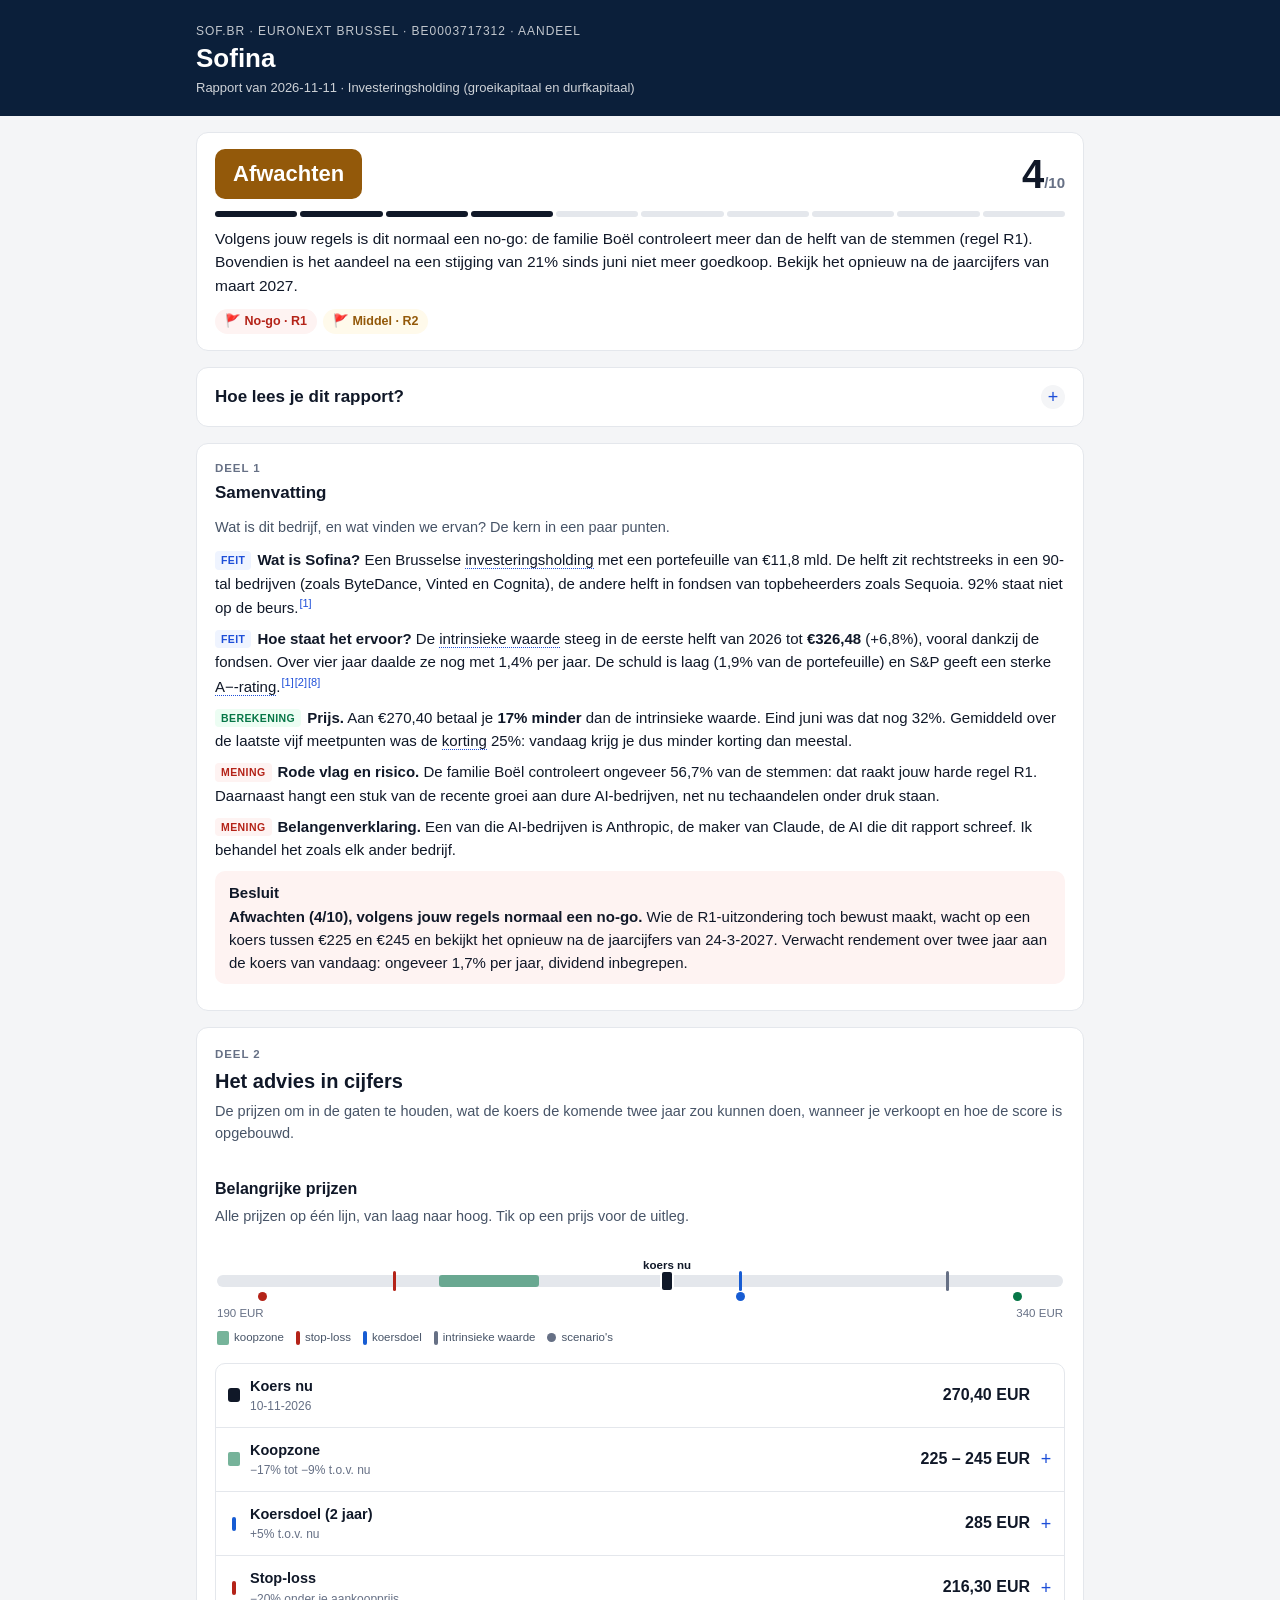
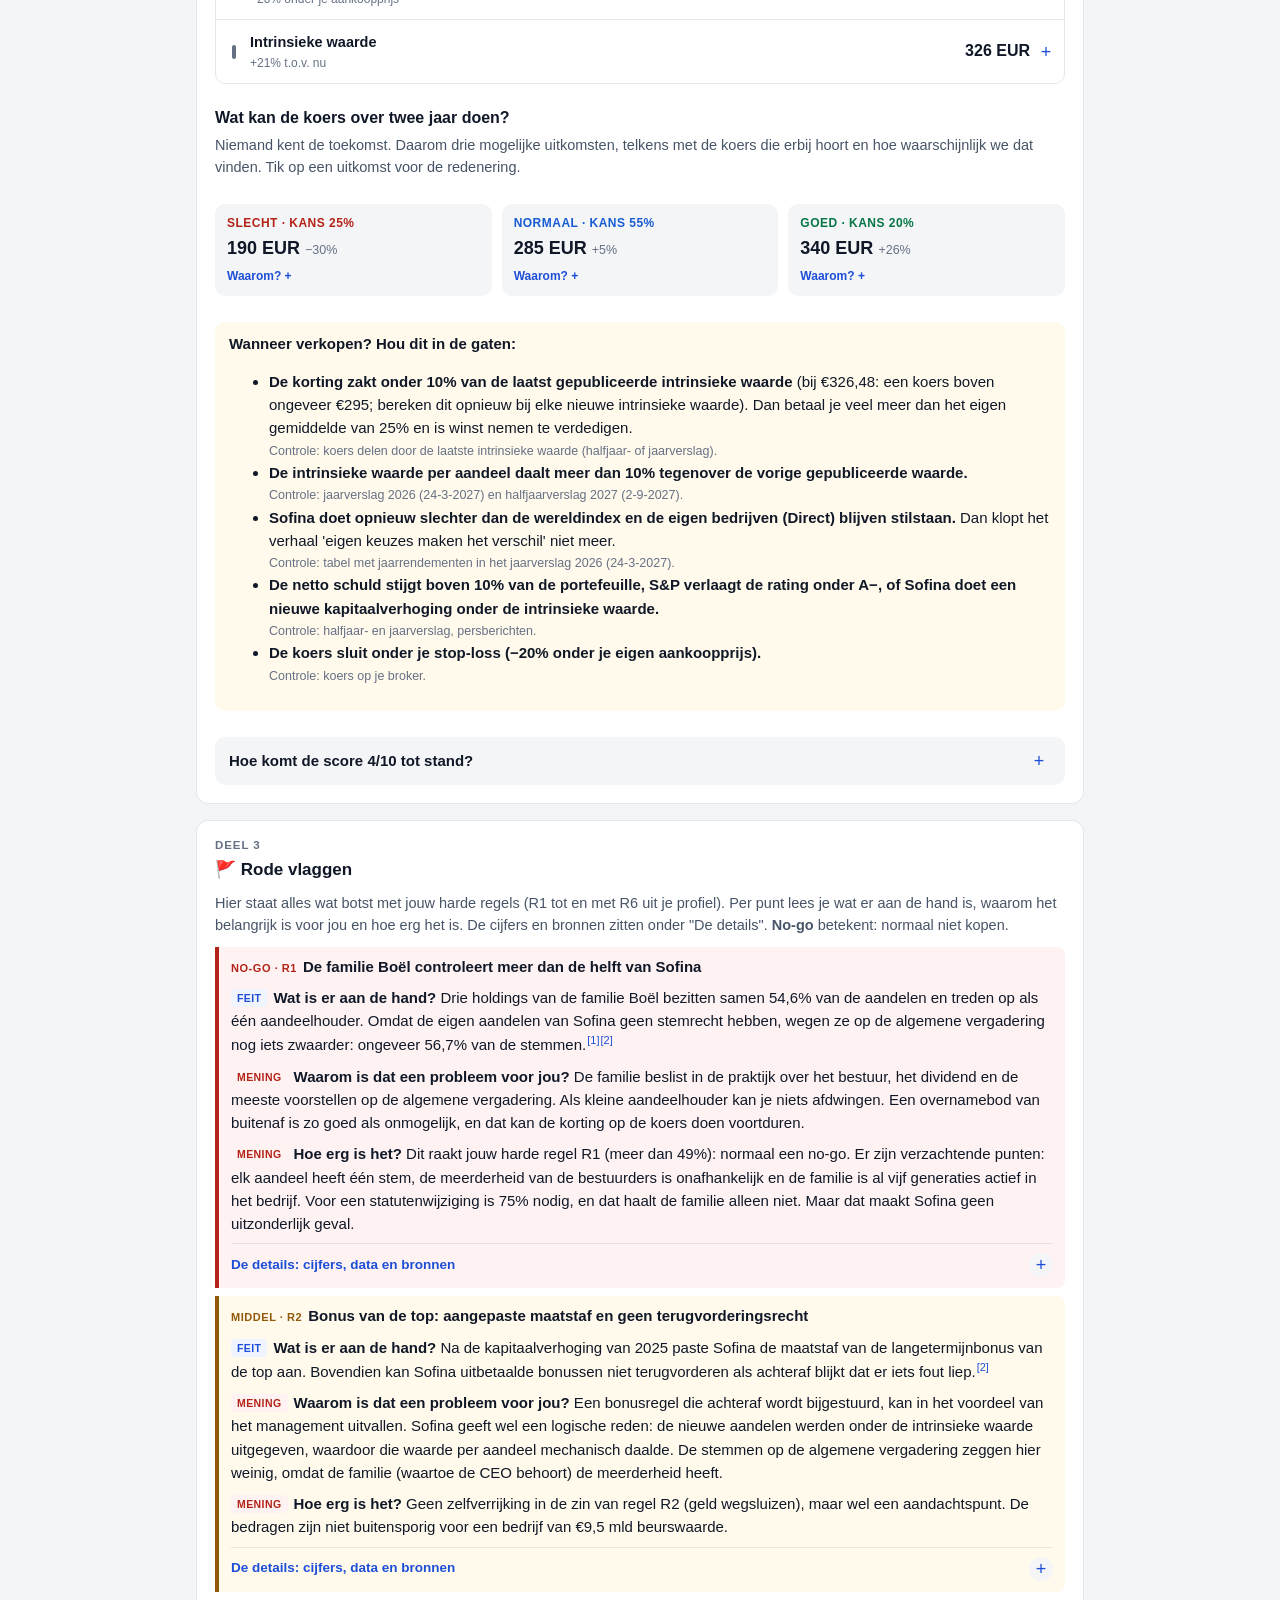
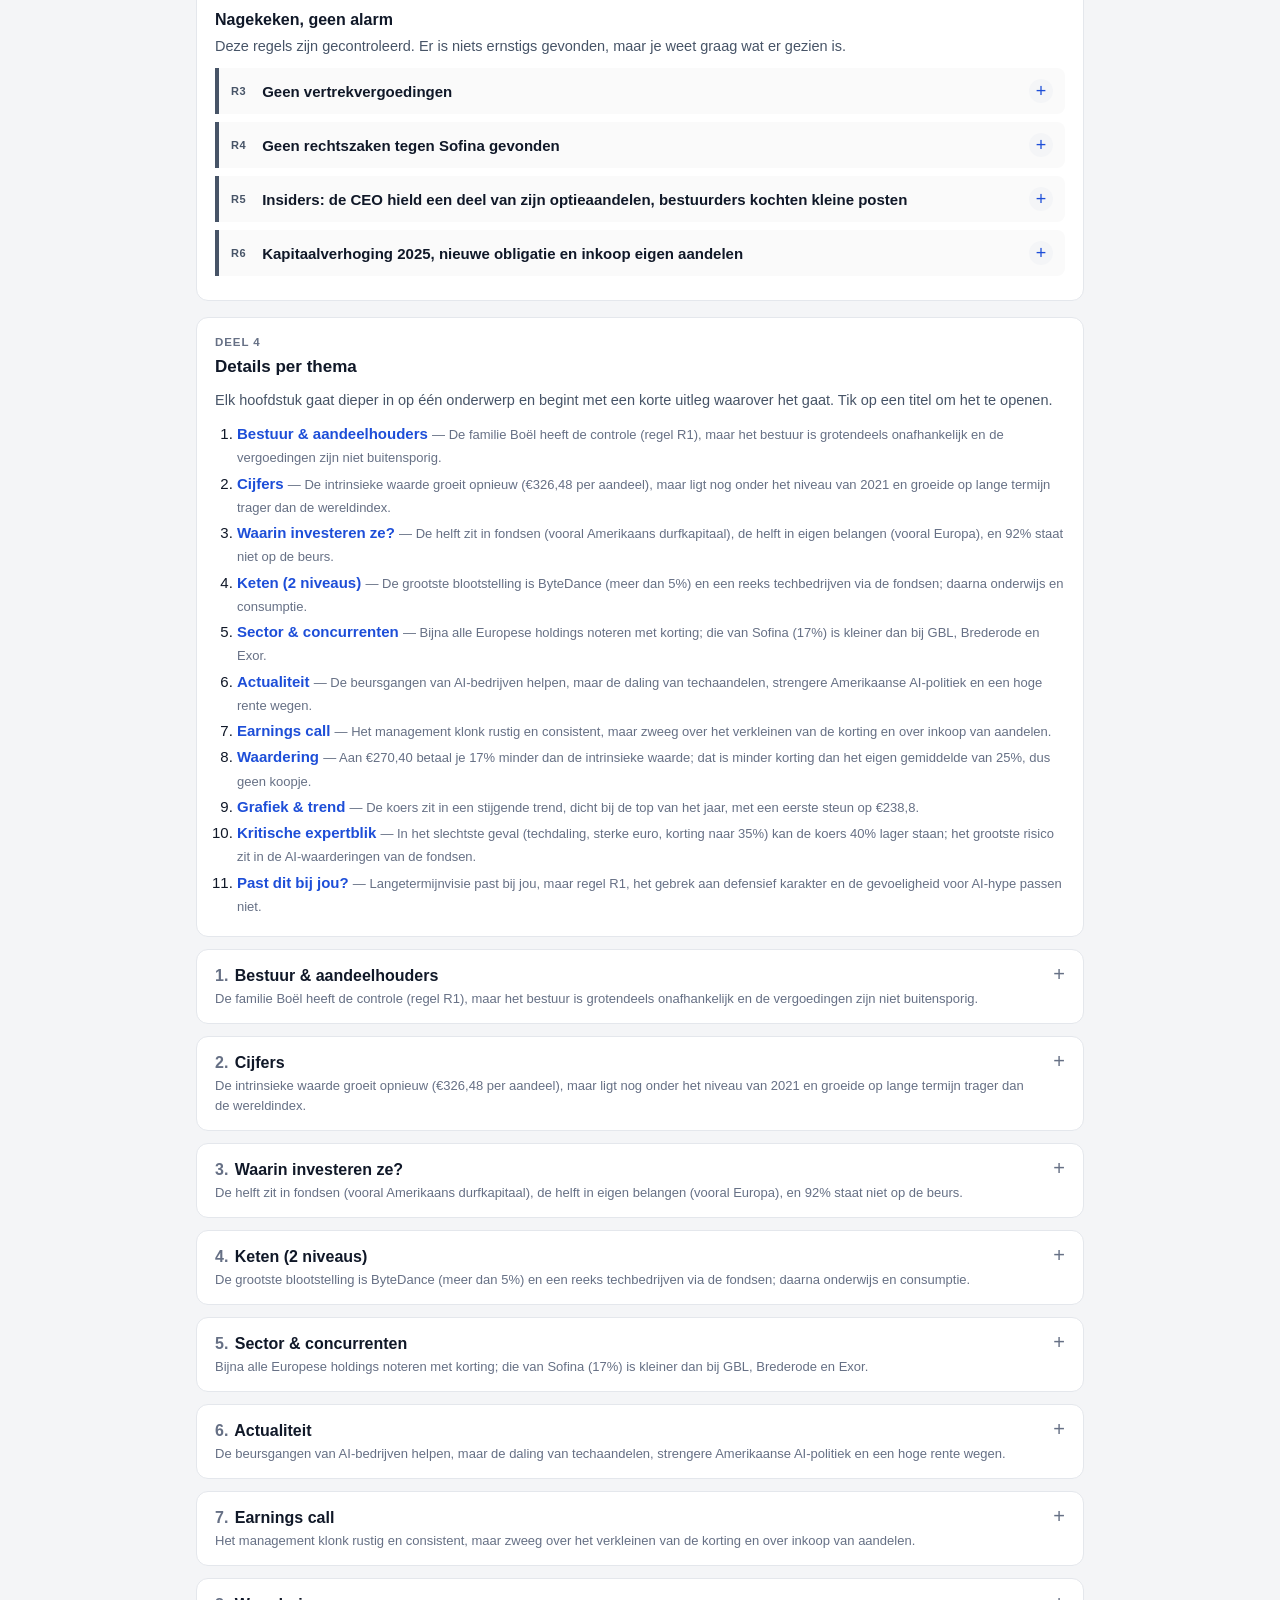
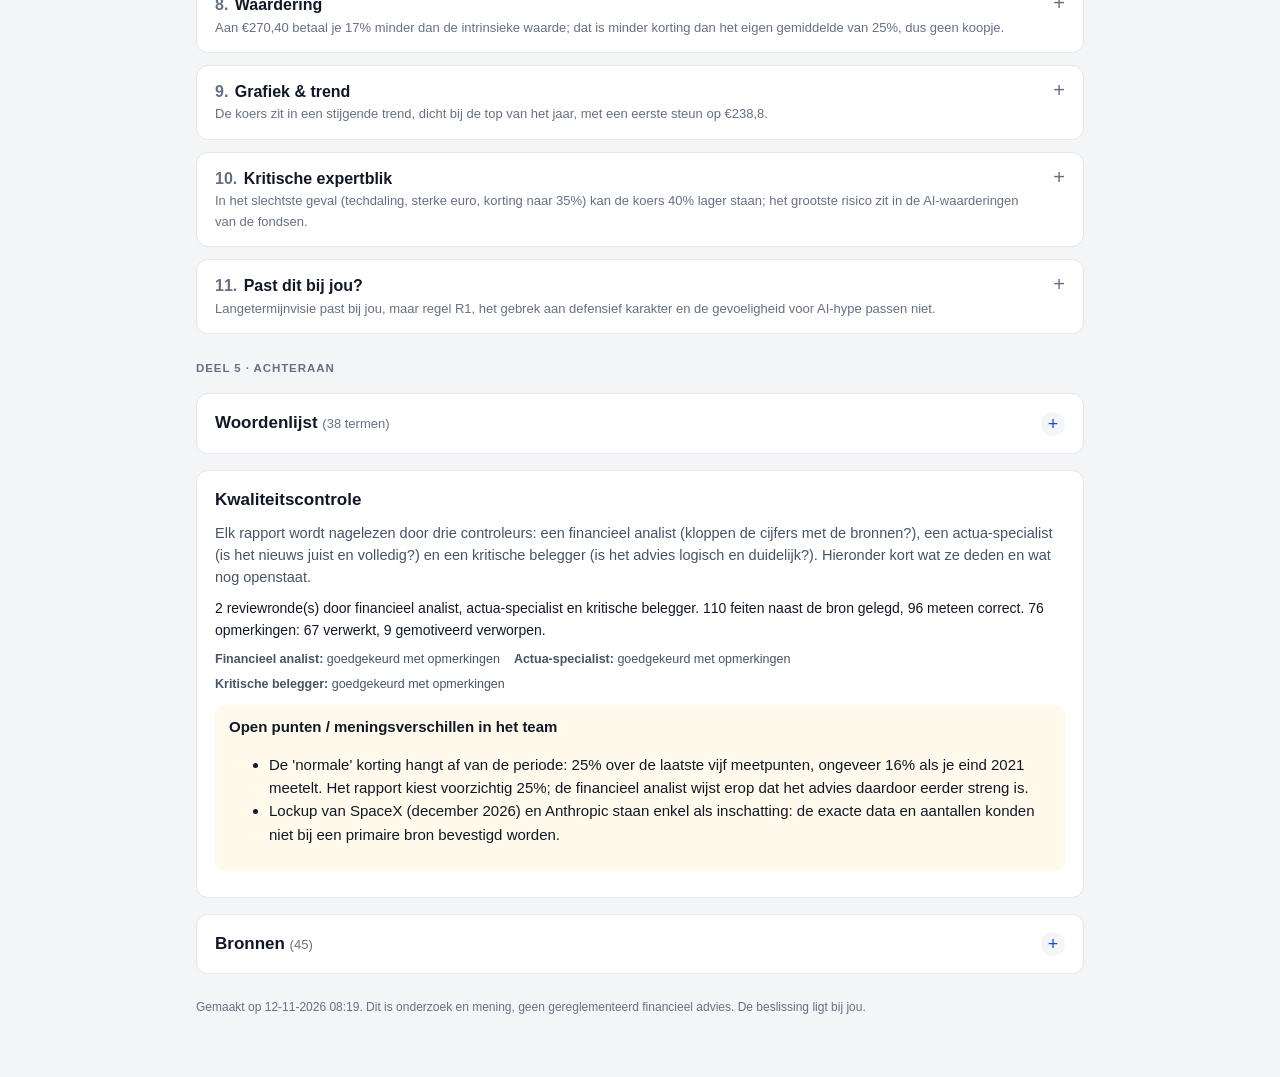
<file: rapporten/SOF.BR/2026-11-11/rapport.html>
<!doctype html>
<html lang="nl">
<head>
<meta charset="utf-8">
<meta name="viewport" content="width=device-width, initial-scale=1">
<title>Sofina – rapport 2026-11-11</title>
<style>:root {
  --bg: #f4f5f7;
  --vlak: #ffffff;
  --inkt: #101828;
  --inkt-2: #475467;
  --inkt-3: #667085;
  --rand: #e4e7ec;
  --kop: #0b1f3a;
  --accent: #1d4ed8;
  --feit: #1d4ed8;      --feit-bg: #eff4ff;
  --berek: #067647;     --berek-bg: #ecfdf3;
  --inschat: #93590a;   --inschat-bg: #fff7e6;
  --mening: #b42318;    --mening-bg: #fef3f2;
  --kopen: #067647; --houden: #175cd3; --verkopen: #b42318; --afwachten: #93590a; --onvoldoende: #475467;
  --nogo: #b42318; --hoog: #c4320a; --middel: #93590a; --info: #475467;
  --g-raster: #eaecf0; --g-as: #667085;
}
* { box-sizing: border-box; }
html { -webkit-text-size-adjust: 100%; }
body {
  margin: 0; background: var(--bg); color: var(--inkt);
  font: 15px/1.55 -apple-system, BlinkMacSystemFont, "Segoe UI", Roboto, "Helvetica Neue", Arial, sans-serif;
  font-variant-numeric: tabular-nums;
}
a { color: var(--accent); }
.pagina { max-width: 920px; margin: 0 auto; padding: 0 16px 48px; }

/* Kop */
.kop { background: var(--kop); color: #fff; padding: 22px 0 18px; }
.kop .pagina { padding-bottom: 0; }
.kop .ticker { font-size: 12px; letter-spacing: .08em; text-transform: uppercase; opacity: .75; }
.kop h1 { margin: 2px 0 4px; font-size: 26px; line-height: 1.2; font-weight: 650; }
.kop .sub { font-size: 13px; opacity: .8; }

/* Adviesblok */
.advies { display: grid; grid-template-columns: auto 1fr; gap: 16px 22px; align-items: center;
  background: var(--vlak); border: 1px solid var(--rand); border-radius: 12px; padding: 18px; margin-top: -1px; margin-top: 16px; }
.oordeel { font-size: 22px; font-weight: 700; color: #fff; padding: 10px 18px; border-radius: 10px; text-align: center; min-width: 140px; }
.oordeel small { display: block; font-size: 12px; font-weight: 500; opacity: .9; }
.oordeel.Kopen { background: var(--kopen); } .oordeel.Houden { background: var(--houden); }
.oordeel.Verkopen { background: var(--verkopen); } .oordeel.Afwachten { background: var(--afwachten); }
.oordeel.Onvoldoende { background: var(--onvoldoende); }
.advies .reden { font-size: 15px; }
.score { display: flex; gap: 3px; margin-top: 6px; }
.score i { width: 16px; height: 6px; border-radius: 3px; background: var(--rand); }
.score i.aan { background: var(--inkt); }
.cijferrij { grid-column: 1 / -1; display: grid; grid-template-columns: repeat(auto-fit, minmax(130px, 1fr)); gap: 10px; }
.tegel { border: 1px solid var(--rand); border-radius: 10px; padding: 10px 12px; }
.tegel .n { font-size: 12px; color: var(--inkt-3); }
.tegel .w { font-size: 18px; font-weight: 650; }
.tegel .t { font-size: 12px; color: var(--inkt-2); }
.scenarios { grid-column: 1 / -1; display: grid; grid-template-columns: repeat(3, 1fr); gap: 10px; }
.scenario { border-radius: 10px; padding: 10px 12px; background: var(--bg); }
.scenario .n { font-size: 12px; font-weight: 650; text-transform: uppercase; letter-spacing: .04em; }
.scenario.Slecht .n { color: var(--verkopen); } .scenario.Normaal .n { color: var(--houden); } .scenario.Goed .n { color: var(--kopen); }
.scenario .w { font-size: 18px; font-weight: 650; }
.scenario p { margin: 4px 0 0; font-size: 13px; color: var(--inkt-2); }

/* Blokken */
.kaart { background: var(--vlak); border: 1px solid var(--rand); border-radius: 12px; padding: 16px 18px; margin-top: 16px; }
.kaart > h2 { margin: 0 0 10px; font-size: 17px; }
.vlaggen .vlag { border-left: 4px solid var(--info); padding: 8px 12px; margin: 8px 0; background: #fafafa; border-radius: 0 8px 8px 0; }
.vlag.nogo { border-color: var(--nogo); background: #fef3f2; } .vlag.hoog { border-color: var(--hoog); background: #fff6ed; }
.vlag.middel { border-color: var(--middel); background: #fffaeb; }
.vlag .t { font-weight: 650; }
.vlag .e { font-size: 11px; font-weight: 700; text-transform: uppercase; letter-spacing: .05em; margin-right: 6px; }
.vlag.nogo .e { color: var(--nogo); } .vlag.hoog .e { color: var(--hoog); } .vlag.middel .e { color: var(--middel); } .vlag.info .e { color: var(--info); }
.geen-vlag { color: var(--berek); font-weight: 600; }

details.sectie { background: var(--vlak); border: 1px solid var(--rand); border-radius: 12px; margin-top: 12px; }
details.sectie > summary { cursor: pointer; list-style: none; padding: 14px 18px; font-weight: 650; font-size: 16px; display: flex; justify-content: space-between; gap: 12px; }
details.sectie > summary::-webkit-details-marker { display: none; }
details.sectie > summary::after { content: "+"; color: var(--inkt-3); font-weight: 400; font-size: 20px; line-height: 1; }
details.sectie[open] > summary::after { content: "–"; }
details.sectie > summary .kort { font-weight: 400; font-size: 13px; color: var(--inkt-3); display: block; }
details.sectie .inhoud { padding: 0 18px 16px; }

p.blok, li.blok { margin: 8px 0; }
ul.blokken { padding-left: 0; list-style: none; margin: 8px 0; }
ul.blokken li { padding-left: 0; }
.lab { display: inline-block; font-size: 10.5px; font-weight: 700; letter-spacing: .04em; text-transform: uppercase;
  padding: 1px 6px; border-radius: 4px; margin-right: 6px; vertical-align: 1px; }
.lab.feit { color: var(--feit); background: var(--feit-bg); }
.lab.berekening { color: var(--berek); background: var(--berek-bg); }
.lab.inschatting { color: var(--inschat); background: var(--inschat-bg); }
.lab.mening { color: var(--mening); background: var(--mening-bg); }
.blok.mening, .blok.inschatting { font-style: normal; }
a.ref { font-size: 11px; vertical-align: super; text-decoration: none; margin-left: 1px; }
a.ref::before { content: "["; } a.ref::after { content: "]"; }
.term { border-bottom: 1px dotted var(--inkt-3); }
.uitleg { color: var(--inkt-3); font-size: .92em; }
.kader { border-radius: 10px; padding: 10px 14px; margin: 10px 0; background: var(--feit-bg); }
.kader.waarschuwing { background: #fffaeb; } .kader.mening { background: var(--mening-bg); }
.kader .t { font-weight: 650; }
.kerncijfers { display: grid; grid-template-columns: repeat(auto-fit, minmax(150px, 1fr)); gap: 10px; margin: 10px 0; }
.trend.op { color: var(--berek); } .trend.neer { color: var(--mening); } .trend.gelijk { color: var(--inkt-3); }

table { border-collapse: collapse; width: 100%; font-size: 13.5px; }
th, td { text-align: right; padding: 6px 8px; border-bottom: 1px solid var(--rand); white-space: nowrap; }
th:first-child, td:first-child { text-align: left; white-space: normal; }
th { font-weight: 600; color: var(--inkt-2); font-size: 12.5px; }
.tabelwrap { overflow-x: auto; margin: 10px 0; }
.tabel-titel, .grafiek-titel { font-weight: 650; font-size: 14px; margin: 14px 0 4px; }
.bijschrift { font-size: 12px; color: var(--inkt-3); margin-top: 2px; }

/* Grafieken */
.grafiek-svg { width: 100%; max-width: 640px; height: auto; display: block; }
.g-raster { stroke: var(--g-raster); stroke-width: 1; }
.g-nul { stroke: var(--inkt-3); stroke-width: 1; }
.g-as { fill: var(--g-as); font-size: 13px; }
.g-ref { fill: var(--inkt-2); font-size: 13px; }
.g-legende { display: flex; flex-wrap: wrap; gap: 14px; font-size: 12.5px; color: var(--inkt-2); margin-top: 4px; }
.g-legende i { display: inline-block; width: 10px; height: 10px; border-radius: 3px; margin-right: 5px; vertical-align: -1px; }
details.g-tabel summary { font-size: 12px; color: var(--accent); cursor: pointer; margin-top: 4px; }

/* Bronnen */
ol.bronnen { padding-left: 22px; font-size: 13px; }
ol.bronnen li { margin: 4px 0; word-break: break-word; }
ol.bronnen .type { font-size: 10.5px; text-transform: uppercase; color: var(--inkt-3); letter-spacing: .04em; }
.legende-labels { font-size: 12.5px; color: var(--inkt-2); display: flex; flex-wrap: wrap; gap: 6px 14px; }
.voet { font-size: 12px; color: var(--inkt-3); margin-top: 24px; }

@media (max-width: 600px) {
  body { font-size: 14.5px; }
  .kop h1 { font-size: 22px; }
  .advies { grid-template-columns: 1fr; }
  .oordeel { min-width: 0; }
  .scenarios { grid-template-columns: 1fr; }
  .kaart, details.sectie > summary, details.sectie .inhoud { padding-left: 14px; padding-right: 14px; }
}
@media print {
  body { background: #fff; font-size: 11.5px; }
  .kop { -webkit-print-color-adjust: exact; print-color-adjust: exact; }
  .kaart, details.sectie, .advies { border-color: #d0d5dd; }
  .kop { margin: 0; }
  details.g-tabel { display: none; }
  .pagina { max-width: none; }
}

/* Structuur */
.tussentitel { font-size: 14.5px; margin: 18px 0 6px; padding-bottom: 4px; border-bottom: 1px solid var(--rand); color: var(--kop); }
details.sectie > summary .nr { color: var(--inkt-3); font-weight: 600; margin-right: 2px; }
.inhoudstafel ol { margin: 0; padding-left: 22px; }
.inhoudstafel li { margin: 3px 0; }
.inhoudstafel a { text-decoration: none; font-weight: 600; }
.inhoudstafel .kort { color: var(--inkt-3); font-size: 13px; }
@media print {
  .kaart > h2, .tussentitel, .grafiek-titel, .tabel-titel { break-after: avoid; }
  details.sectie > summary { font-size: 17px; border-bottom: 2px solid var(--kop); margin: 0 18px; padding: 14px 0 6px; }
  details.sectie > summary::after { content: none; }
  details.sectie .inhoud { padding-top: 8px; }
  p, li { orphans: 1; widows: 1; }
}
dl.woorden { margin: 0; display: grid; grid-template-columns: max-content 1fr; gap: 4px 14px; font-size: 13.5px; }
dl.woorden dt { font-weight: 650; } dl.woorden dd { margin: 0; color: var(--inkt-2); }
@media (max-width: 600px) { dl.woorden { grid-template-columns: 1fr; } dl.woorden dd { margin-bottom: 6px; } }

/* uitleg: inleiding/overgang zonder label */
.leestekst { margin: 8px 0 10px; line-height: 1.55; }

/* scoreopbouw */
.scoreopbouw { grid-column: 1 / -1; background: var(--bg); border-radius: 10px; padding: 12px 14px; }
.so-titel { font-weight: 650; margin-bottom: 4px; }
.so-intro { margin: 0 0 8px; font-size: 14px; color: var(--inkt-3); }
.so-rij { padding: 8px 0; border-top: 1px solid rgba(0,0,0,.06); }
.so-kop { display: flex; justify-content: space-between; gap: 8px; font-size: 14px; }
.so-naam { font-weight: 600; }
.so-p { font-weight: 700; white-space: nowrap; }
.so-balk { height: 6px; background: rgba(0,0,0,.08); border-radius: 3px; margin: 5px 0; overflow: hidden; }
.so-balk i { display: block; height: 100%; background: var(--afwachten, #b54708); border-radius: 3px; }
.so-uitleg { font-size: 13px; line-height: 1.45; color: var(--inkt-3); }
.so-corr .so-p { color: #b42318; }
.so-som { font-size: 14px; padding: 8px 0 2px; border-top: 1px solid rgba(0,0,0,.12); }
.so-som.totaal { font-size: 15px; }

/* opbouw en leeswijzer */
.vol { grid-column: 1 / -1; }
.deel { font-size: 11.5px; font-weight: 650; letter-spacing: .08em; text-transform: uppercase; color: var(--inkt-3); margin-bottom: 2px; }
.deel-intro { margin: 4px 0 10px; font-size: 14.5px; line-height: 1.5; color: var(--inkt-2, #344054); }
.advies h2 { margin: 0; font-size: 20px; }
.sub-titel { font-weight: 650; font-size: 16px; margin-top: 6px; }
.opbouw { margin: 4px 0 6px; padding-left: 20px; line-height: 1.5; font-size: 14.5px; }
.opbouw li { margin: 4px 0; }
.achteraan-kop { margin: 26px 0 4px; }

/* ---------- Uitklappers, termknoppen, prijsbalk (2026-11) ---------- */
/* Oordeel bovenaan */
.kort-oordeel { background: var(--vlak); border: 1px solid var(--rand); border-radius: 12px; padding: 16px 18px; margin-top: 16px; }
.ko-kop { display: flex; align-items: center; justify-content: space-between; gap: 12px; }
.kort-oordeel .oordeel { min-width: 0; padding: 8px 18px; }
.ko-score { font-weight: 800; line-height: 1; white-space: nowrap; }
.ko-score b { font-size: 40px; } .ko-score small { font-size: 15px; color: var(--inkt-3); font-weight: 600; }
.kort-oordeel .score { margin: 12px 0 10px; } .kort-oordeel .score i { flex: 1; }
.kort-oordeel .reden { font-size: 15.5px; line-height: 1.5; }
.ko-vlaggen { display: flex; flex-wrap: wrap; gap: 6px; margin-top: 12px; }
.ko-vlag { font-size: 12.5px; font-weight: 650; text-decoration: none; padding: 3px 10px; border-radius: 999px; background: #fffaeb; color: var(--middel); }
.ko-vlag.nogo { background: #fef3f2; color: var(--nogo); } .ko-vlag.hoog { background: #fff6ed; color: var(--hoog); }

/* Algemene uitklapper */
details.uitklap > summary { cursor: pointer; list-style: none; display: flex; justify-content: space-between; align-items: center; gap: 10px; }
details.uitklap > summary::-webkit-details-marker { display: none; }
details.uitklap > summary::after { content: "+"; flex: none; width: 24px; height: 24px; border-radius: 50%; background: var(--bg); color: var(--accent);
  display: grid; place-items: center; font-size: 18px; font-weight: 500; line-height: 1; }
details.uitklap[open] > summary::after { content: "–"; }
details.kaart.uitklap > summary h2 { margin: 0; font-size: 17px; }
details.kaart.uitklap > summary h2 small { font-weight: 400; font-size: 13px; color: var(--inkt-3); }
details.kaart.uitklap[open] > summary { margin-bottom: 10px; }
summary:focus-visible, .term:focus-visible { outline: 2px solid var(--accent); outline-offset: 2px; border-radius: 4px; }

/* Tussentitels binnen een hoofdstuk */
details.onderdeel { border-top: 1px solid var(--rand); }
details.onderdeel:last-of-type { border-bottom: 1px solid var(--rand); }
details.onderdeel > summary { padding: 12px 0; font-weight: 650; font-size: 15px; color: var(--kop); }
details.onderdeel[open] { padding-bottom: 10px; }
details.onderdeel[open] > summary { color: var(--accent); }

/* Vakterm = knop, uitleg klapt open */
.term { border-bottom: 1.5px dotted var(--accent); cursor: pointer; }
.term.open { background: var(--feit-bg); border-bottom-style: solid; }
.uitleg { display: none; }
.term.open + .uitleg { display: inline; margin-left: 4px; padding: 2px 7px; border-radius: 6px; background: var(--feit-bg);
  -webkit-box-decoration-break: clone; box-decoration-break: clone;
  color: var(--inkt-2); font-size: .93em; font-weight: 400; font-style: normal; }
.term.open + .uitleg::before { content: "= "; font-weight: 650; color: var(--accent); }

/* Kerncijfer met uitleg */
details.tegel.meer > summary { cursor: pointer; list-style: none; }
details.tegel.meer > summary::-webkit-details-marker { display: none; }
.meer-knop { display: inline-block; margin-top: 6px; font-size: 12px; font-weight: 650; color: var(--accent); }
.meer-knop::after { content: " +"; } details.tegel[open] .meer-knop::after { content: " –"; }
details.tegel[open] { grid-column: 1 / -1; background: var(--bg); }
.meer-inhoud { border-top: 1px solid var(--rand); margin-top: 8px; padding-top: 2px; }
.meer-inhoud p { margin: 8px 0 0; font-size: 13.5px; line-height: 1.5; color: var(--inkt-2); }
.beoordeling { display: inline-flex; align-items: center; gap: 5px; margin-top: 5px; margin-right: 8px; font-size: 11.5px; font-weight: 700; text-transform: uppercase; letter-spacing: .04em; }
.beoordeling i { width: 8px; height: 8px; border-radius: 50%; background: currentColor; }
.beoordeling.goed { color: var(--kopen); } .beoordeling.normaal { color: var(--inkt-3); } .beoordeling.zwak { color: var(--verkopen); }

/* Prijsbalk */
.prijsbalk { padding: 4px 2px 0; }
.pb-boven, .pb-onder { position: relative; height: 18px; }
.pb-nu-label { position: absolute; transform: translateX(-50%); font-size: 11.5px; font-weight: 700; white-space: nowrap; }
.pb-spoor { position: relative; height: 12px; border-radius: 6px; background: var(--rand); }
.pb-zone { position: absolute; top: 0; bottom: 0; background: var(--kopen); opacity: .55; border-radius: 3px; }
.pb-streep { position: absolute; top: -4px; bottom: -4px; width: 3px; margin-left: -1.5px; border-radius: 2px; }
.pb-streep.stop, .k.stop { background: var(--verkopen); } .pb-streep.doel, .k.doel { background: var(--houden); } .pb-streep.iw, .k.iw { background: var(--inkt-3); }
.pb-nu { position: absolute; top: -5px; width: 14px; height: 22px; margin-left: -7px; border-radius: 4px; background: var(--inkt); border: 2px solid var(--vlak); }
.pb-bol { position: absolute; top: 5px; width: 9px; height: 9px; margin-left: -4.5px; border-radius: 50%; }
.pb-bol.Slecht { background: var(--verkopen); } .pb-bol.Normaal { background: var(--houden); } .pb-bol.Goed { background: var(--kopen); }
.pb-as { display: flex; justify-content: space-between; font-size: 11.5px; color: var(--inkt-3); }
.pb-legende { display: flex; flex-wrap: wrap; gap: 4px 12px; margin-top: 6px; font-size: 11.5px; color: var(--inkt-2); }
.pb-legende span { display: inline-flex; align-items: center; gap: 5px; }
.k { display: inline-block; flex: none; width: 4px; height: 14px; border-radius: 2px; }
.k.zone { width: 12px; background: var(--kopen); opacity: .55; } .k.nu { width: 10px; background: var(--inkt); border-radius: 3px; }
.k.bol { width: 9px; height: 9px; border-radius: 50%; background: var(--inkt-3); }

/* Prijzen als uitklapbare rijen */
.prijzen { border: 1px solid var(--rand); border-radius: 10px; overflow: hidden; }
.prijs + .prijs { border-top: 1px solid var(--rand); }
.p-rij { display: flex; align-items: center; gap: 10px; padding: 11px 12px; list-style: none; }
.p-rij::-webkit-details-marker { display: none; }
summary.p-rij { cursor: pointer; }
summary.p-rij::after { content: "+"; color: var(--accent); font-size: 18px; line-height: 1; width: 12px; text-align: center; }
details.prijs[open] > summary.p-rij::after { content: "–"; }
div.prijs .p-rij::after { content: ""; width: 12px; }
.p-rij .k { width: 12px; } .p-rij .k.stop, .p-rij .k.doel, .p-rij .k.iw { width: 4px; margin: 0 4px; }
.p-naam { flex: 1; font-weight: 600; font-size: 14.5px; }
.p-naam small { display: block; font-weight: 400; font-size: 12px; color: var(--inkt-3); }
.p-w { font-weight: 700; font-size: 16px; white-space: nowrap; }
details.prijs > p { margin: 0; padding: 0 12px 12px 34px; font-size: 13.5px; line-height: 1.5; color: var(--inkt-2); }

/* Scenario's uitklapbaar */
details.scenario > summary { cursor: pointer; list-style: none; display: grid; gap: 2px; }
details.scenario > summary::-webkit-details-marker { display: none; }
details.scenario .w small { font-size: 12.5px; font-weight: 500; color: var(--inkt-3); }
details.scenario > summary::after { content: "Waarom? +"; font-size: 12px; font-weight: 650; color: var(--accent); margin-top: 2px; }
details.scenario[open] > summary::after { content: "Waarom? –"; }

/* Scoreopbouw + vlaggen */
details.scoreopbouw > summary .so-titel { margin: 0; }
details.scoreopbouw[open] > summary { margin-bottom: 6px; }
details.vlag-details { margin-top: 8px; border-top: 1px solid rgba(0,0,0,.08); }
details.vlag-details > summary { padding: 9px 0 3px; font-size: 13.5px; font-weight: 650; color: var(--accent); }
.nagekeken { margin-top: 16px; }
details.vlag.info > summary { padding: 3px 0; }
details.vlag.info > summary .t { flex: 1; }
.kader li em, .kader em { display: block; font-style: normal; font-size: 12.5px; color: var(--inkt-3); margin-top: 2px; }
ul.opbouw { list-style: disc; }

@media print {
  .uitleg { display: inline !important; color: var(--inkt-3); font-size: .92em; }
  .uitleg::before { content: " (" !important; font-weight: 400 !important; color: inherit !important; } .uitleg::after { content: ")"; }
  .term { border-bottom: 1px dotted var(--inkt-3); }
  details.uitklap > summary::after, summary.p-rij::after, details.scenario > summary::after, .meer-knop { display: none !important; content: none !important; }
  details.onderdeel { border: 0 !important; }
  details.onderdeel > summary { font-size: 13.5px; border-bottom: 1px solid var(--rand); padding: 12px 0 4px; break-after: avoid; }
  details.vlag-details > summary { display: none; }
  .kort-oordeel, .prijzen, details.tegel[open] { border-color: #d0d5dd; }
  .oordeel, .pb-spoor, .pb-zone, .pb-streep, .pb-nu, .pb-bol, .k, .beoordeling i, .ko-vlag { -webkit-print-color-adjust: exact; print-color-adjust: exact; }
}

ol.bronnen .type.zwak { color: var(--mening); background: var(--mening-bg); padding: 1px 5px; border-radius: 4px; }

/* Aandeelhoudersbalk */
.ah-balk { margin: 8px 0 12px; }
.ah-spoor { position: relative; display: flex; height: 22px; border-radius: 6px; overflow: visible; background: var(--rand); margin-top: 22px; }
.ah-spoor i { display: block; height: 100%; border-right: 2px solid var(--vlak); }
.ah-spoor i:first-child { border-radius: 6px 0 0 6px; } .ah-spoor i:last-of-type { border-radius: 0 6px 6px 0; border-right: 0; }
.ah-spoor i.top, .k.ah-top { background: var(--nogo); } .ah-spoor i.ander, .k.ah-ander { background: var(--houden); }
.ah-spoor i.eigen, .k.ah-eigen { background: var(--inkt-3); } .ah-spoor i.vrij, .k.ah-vrij { background: #cfd4dc; }
.k.ah-top, .k.ah-ander, .k.ah-eigen, .k.ah-vrij { width: 12px; height: 12px; border-radius: 3px; }
.ah-grens { position: absolute; top: -6px; bottom: -6px; width: 2px; background: var(--inkt); }
.ah-grens span { position: absolute; bottom: 100%; left: 50%; transform: translateX(-50%); font-size: 11px; font-weight: 700; white-space: nowrap; padding-bottom: 1px; }

/* Ketenschema */
.keten { margin: 6px 0 4px; }
.kt-centrum { display: inline-block; background: var(--kop); color: #fff; font-weight: 700; padding: 7px 14px; border-radius: 10px; }
.kt-takken { list-style: none; margin: 0 0 0 16px; padding: 10px 0 0 16px; border-left: 2px solid var(--rand); display: grid; gap: 10px; }
.kt-takken > li { position: relative; }
.kt-takken > li::before { content: ""; position: absolute; left: -16px; top: 18px; width: 14px; border-top: 2px solid var(--rand); }
.kt-tak { border: 1px solid var(--rand); border-radius: 10px; padding: 8px 12px; background: var(--vlak); }
.kt-gewicht { float: right; margin-left: 8px; font-size: 12px; font-weight: 700; color: var(--accent); background: var(--feit-bg); padding: 1px 8px; border-radius: 999px; }
.kt-uitleg { font-size: 13px; color: var(--inkt-2); margin-top: 2px; }
.kt-onder { list-style: none; margin: 6px 0 0 14px; padding: 0 0 0 12px; border-left: 2px dotted var(--rand); font-size: 13px; color: var(--inkt-2); display: grid; gap: 4px; }
@media print { .ah-spoor i, .ah-grens, .kt-centrum, .kt-gewicht { -webkit-print-color-adjust: exact; print-color-adjust: exact; } .keten { break-inside: avoid; } }
</style>
</head>
<body><header class="kop"><div class="pagina">
  <div class="ticker">SOF.BR · Euronext Brussel · BE0003717312 · AANDEEL</div>
  <h1>Sofina</h1>
  <div class="sub">Rapport van 2026-11-11 · Investeringsholding (groeikapitaal en durfkapitaal)</div>
</div></header>

<main class="pagina"><section class="pdf-blok kort-oordeel" id="oordeel">
    <div class="ko-kop">
      <div class="oordeel Afwachten">Afwachten</div><div class="ko-score" aria-label="score 4 op 10"><b>4</b><small>/10</small></div>
    </div><div class="score" aria-hidden="true"><i class="aan"></i><i class="aan"></i><i class="aan"></i><i class="aan"></i><i class=""></i><i class=""></i><i class=""></i><i class=""></i><i class=""></i><i class=""></i></div>
    <div class="reden">Volgens jouw regels is dit normaal een no-go: de familie Boël controleert meer dan de helft van de stemmen (regel R1). Bovendien is het aandeel na een stijging van 21% sinds juni niet meer goedkoop. Bekijk het opnieuw na de jaarcijfers van maart 2027.</div><div class="ko-vlaggen"><a class="ko-vlag nogo" href="#vlaggen">🚩 No-go · R1</a><a class="ko-vlag middel" href="#vlaggen">🚩 Middel · R2</a></div>
  </section>

  <details class="pdf-blok kaart leeswijzer uitklap">
    <summary><h2>Hoe lees je dit rapport?</h2></summary>
    <p class="deel-intro">Het rapport gaat van kort naar uitgebreid. Bovenaan staat de conclusie; wil je weten waarom, lees dan verder of klap de details open.</p>
    <ul class="opbouw">
      <li><strong>Onderlijnd woord</strong> — tik erop en je krijgt de uitleg van die vakterm.</li>
      <li><strong>Vakje met "Uitleg"</strong> — tik op een cijfer om te lezen wat het is, hoe het berekend is en of het goed of slecht is.</li>
      <li><strong>Titel met een +</strong> — tik om dat stuk open te klappen.</li>
    </ul>
    <ol class="opbouw">
      <li><strong>Samenvatting</strong> — wat is dit bedrijf en wat vinden we ervan, op één scherm.</li>
      <li><strong>Het advies in cijfers</strong> — tegen welke prijs kopen, het koersdoel, wanneer verkopen, drie mogelijke uitkomsten voor de koers en hoe de score tot stand komt.</li>
      <li><strong>Rode vlaggen</strong> — wat botst met jouw harde regels.</li>
      <li><strong>Details per thema</strong> — 11 hoofdstukken om open te klappen, met alle cijfers, uitleg en bronnen.</li>
      <li><strong>Achteraan</strong> — woordenlijst, kwaliteitscontrole en bronnenlijst.</li>
    </ol>
    <p class="deel-intro" style="margin-top:10px">Elk stuk tekst krijgt een label, zodat je weet hoe zeker het is:</p>
    <div class="legende-labels">
      <span><span class="lab feit">Feit</span>uit een bron, met verwijzing</span>
      <span><span class="lab berekening">Berekening</span>zelf berekend uit feiten</span>
      <span><span class="lab inschatting">Inschatting</span>verwachting, kan anders uitdraaien</span>
      <span><span class="lab mening">Mening</span>oordeel van de analist</span>
    </div>
  </details>

  <section class="pdf-blok kaart" id="samenvatting">
    <div class="deel">Deel 1</div>
    <h2>Samenvatting</h2>
    <p class="deel-intro">Wat is dit bedrijf, en wat vinden we ervan? De kern in een paar punten.</p><p class="blok feit"><span class="lab feit">Feit</span><strong>Wat is Sofina?</strong> Een Brusselse <span class="term" tabindex="0" role="button" aria-expanded="false">investeringsholding</span><span class="uitleg">een bedrijf dat vooral belangen in andere bedrijven bezit</span> met een portefeuille van €11,8 mld. De helft zit rechtstreeks in een 90-tal bedrijven (zoals ByteDance, Vinted en Cognita), de andere helft in fondsen van topbeheerders zoals Sequoia. 92% staat niet op de beurs.<a class="ref" href="#bron-1">1</a></p><p class="blok feit"><span class="lab feit">Feit</span><strong>Hoe staat het ervoor?</strong> De <span class="term" tabindex="0" role="button" aria-expanded="false">intrinsieke waarde</span><span class="uitleg">de waarde van alle bezittingen min de schulden, per aandeel</span> steeg in de eerste helft van 2026 tot <strong>€326,48</strong> (+6,8%), vooral dankzij de fondsen. Over vier jaar daalde ze nog met 1,4% per jaar. De schuld is laag (1,9% van de portefeuille) en S&amp;P geeft een sterke <span class="term" tabindex="0" role="button" aria-expanded="false">A−-rating</span><span class="uitleg">kredietscore: hoe veilig het is om aan Sofina geld te lenen; A− is sterk</span>.<a class="ref" href="#bron-1">1</a><a class="ref" href="#bron-2">2</a><a class="ref" href="#bron-8">8</a></p><p class="blok berekening"><span class="lab berekening">Berekening</span><strong>Prijs.</strong> Aan €270,40 betaal je <strong>17% minder</strong> dan de intrinsieke waarde. Eind juni was dat nog 32%. Gemiddeld over de laatste vijf meetpunten was de <span class="term" tabindex="0" role="button" aria-expanded="false">korting</span><span class="uitleg">hoeveel minder je op de beurs betaalt dan de intrinsieke waarde</span> 25%: vandaag krijg je dus minder korting dan meestal.</p><p class="blok mening"><span class="lab mening">Mening</span><strong>Rode vlag en risico.</strong> De familie Boël controleert ongeveer 56,7% van de stemmen: dat raakt jouw harde regel R1. Daarnaast hangt een stuk van de recente groei aan dure AI-bedrijven, net nu techaandelen onder druk staan.</p><p class="blok mening"><span class="lab mening">Mening</span><strong>Belangenverklaring.</strong> Een van die AI-bedrijven is Anthropic, de maker van Claude, de AI die dit rapport schreef. Ik behandel het zoals elk ander bedrijf.</p><div class="kader mening"><div class="t">Besluit</div><strong>Afwachten (4/10), volgens jouw regels normaal een no-go.</strong> Wie de R1-uitzondering toch bewust maakt, wacht op een koers tussen €225 en €245 en bekijkt het opnieuw na de jaarcijfers van 24-3-2027. Verwacht rendement over twee jaar aan de koers van vandaag: ongeveer 1,7% per jaar, dividend inbegrepen.</div>
  </section>

  <section class="advies" id="advies">
    <div class="vol">
      <div class="deel">Deel 2</div>
      <h2>Het advies in cijfers</h2>
      <p class="deel-intro">De prijzen om in de gaten te houden, wat de koers de komende twee jaar zou kunnen doen, wanneer je verkoopt en hoe de score is opgebouwd.</p>
    </div>
    <div class="vol">
      <div class="sub-titel">Belangrijke prijzen</div>
      <p class="deel-intro">Alle prijzen op één lijn, van laag naar hoog. Tik op een prijs voor de uitleg.</p>
    </div>
    <div class="vol prijsbalk" role="img" aria-label="Prijzen op een schaal van 190 tot 340 EUR">
      <div class="pb-boven"><span class="pb-nu-label" style="left: 53.2%">koers nu</span></div>
      <div class="pb-spoor"><i class="pb-zone" style="left: 26.2%; width: 11.9%"></i><i class="pb-streep stop" style="left: 21.0%"></i><i class="pb-streep doel" style="left: 61.9%"></i><i class="pb-streep iw" style="left: 86.3%"></i>
        <i class="pb-nu" style="left: 53.2%"></i>
      </div>
      <div class="pb-onder"><i class="pb-bol Slecht" style="left: 5.4%"></i><i class="pb-bol Normaal" style="left: 61.9%"></i><i class="pb-bol Goed" style="left: 94.6%"></i></div>
      <div class="pb-as"><span>190 EUR</span><span>340 EUR</span></div>
      <div class="pb-legende"><span><i class="k zone"></i>koopzone</span><span><i class="k stop"></i>stop-loss</span><span><i class="k doel"></i>koersdoel</span><span><i class="k iw"></i>intrinsieke waarde</span><span><i class="k bol"></i>scenario's</span></div>
    </div>
    <div class="vol prijzen">
      <div class="prijs"><div class="p-rij"><i class="k nu"></i><span class="p-naam">Koers nu <small>10-11-2026</small></span><span class="p-w">270,40 EUR</span></div></div>
      <details class="prijs"><summary class="p-rij"><i class="k zone"></i><span class="p-naam">Koopzone <small>−17% tot −9% t.o.v. nu</small></span><span class="p-w">225 – 245 EUR</span></summary>
        <p>De prijs waarbij kopen aantrekkelijk wordt: het mogelijke rendement weegt dan op tegen het risico. Staat de koers erboven, dan betaal je meer dan wij verantwoord vinden.</p></details>
      <details class="prijs"><summary class="p-rij"><i class="k doel"></i><span class="p-naam">Koersdoel (2 jaar) <small>+5% t.o.v. nu</small></span><span class="p-w">285 EUR</span></summary>
        <p>Waar de koers volgens het normale scenario binnen twee jaar zou staan. Het is een inschatting, geen belofte. Onderbouwing: Het normale scenario over twee jaar (november 2028): de intrinsieke waarde groeit ongeveer 6% per jaar en de korting blijft rond 22%. De gewogen verwachting over de drie scenario&#x27;s is lager, ongeveer €272, of nagenoeg de koers van vandaag..</p></details>
      <details class="prijs"><summary class="p-rij"><i class="k stop"></i><span class="p-naam">Stop-loss <small>−20% onder je aankoopprijs</small></span><span class="p-w">216,30 EUR</span></summary>
        <p>De koers waarop je verkoopt om een groter verlies te vermijden. Die hangt af van de prijs waartegen jij koopt. Voor wie vandaag aan €270,40 zou kopen: −20% geeft €216,3. Wie pas in de koopzone koopt (bijvoorbeeld aan €235), legt de stop-loss op −20% van zijn eigen aankoopprijs, dus rond €188. Ter vergelijking: de technische steunniveaus liggen op €238,8, €212,0 en €203,6.</p></details>
      <details class="prijs"><summary class="p-rij"><i class="k iw"></i><span class="p-naam">Intrinsieke waarde <small>+21% t.o.v. nu</small></span><span class="p-w">326 EUR</span></summary>
        <p>Wat één aandeel volgens de berekening echt waard is, los van de beurskoers. Het is een schatting; de onderbouwing staat in het hoofdstuk <a href="#waardering">Waardering</a>.</p></details>
    </div>
    <div class="vol">
      <div class="sub-titel">Wat kan de koers over twee jaar doen?</div>
      <p class="deel-intro">Niemand kent de toekomst. Daarom drie mogelijke uitkomsten, telkens met de koers die erbij hoort en hoe waarschijnlijk we dat vinden. Tik op een uitkomst voor de redenering.</p>
    </div>
    <div class="scenarios">
      <details class="scenario Slecht"><summary><span class="n">Slecht · kans 25%</span><span class="w">190 EUR <small>−30%</small></span></summary><p>De daling van de AI-aandelen zet door en de fondsbeheerders verlagen hun waarderingen. De dollar verzwakt opnieuw. De intrinsieke waarde daalt ongeveer 15% tot rond €278, en de korting loopt op naar 32% zoals eind juni 2026. Dat geeft een koers rond €190. Een nog zwaarder verloop (zoals in 2022, toen de koers halveerde) kan niet uitgesloten worden: zie &#x27;Kritische expertblik&#x27;.</p></details>
      <details class="scenario Normaal"><summary><span class="n">Normaal · kans 55%</span><span class="w">285 EUR <small>+5%</small></span></summary><p>De intrinsieke waarde groeit ongeveer 6% per jaar (tussen het 5-jaarsgemiddelde van 4,1% en het 10-jaarsgemiddelde van 8,4%) tot rond €367, en de korting blijft rond 22% (tussen wat het management normaal noemt en het eigen gemiddelde van 25%). Dat geeft een koers rond €285, plus ongeveer €7,5 bruto dividend over twee jaar.</p></details>
      <details class="scenario Goed"><summary><span class="n">Goed · kans 20%</span><span class="w">340 EUR <small>+26%</small></span></summary><p>Beursgangen zoals die van Anthropic en verkopen tegen goede prijzen maken waarde zichtbaar. De intrinsieke waarde groeit ongeveer 11% per jaar tot rond €402 en de korting zakt naar 15%. Dat geeft een koers rond €340.</p></details>
    </div>
    <div class="vol kader waarschuwing"><div class="t">Wanneer verkopen? Hou dit in de gaten:</div>
      <ul><li><strong>De korting zakt onder 10% van de laatst gepubliceerde intrinsieke waarde</strong> (bij €326,48: een koers boven ongeveer €295; bereken dit opnieuw bij elke nieuwe intrinsieke waarde). Dan betaal je veel meer dan het eigen gemiddelde van 25% en is winst nemen te verdedigen. <em>Controle: koers delen door de laatste intrinsieke waarde (halfjaar- of jaarverslag).</em></li><li><strong>De intrinsieke waarde per aandeel daalt meer dan 10% tegenover de vorige gepubliceerde waarde.</strong> <em>Controle: jaarverslag 2026 (24-3-2027) en halfjaarverslag 2027 (2-9-2027).</em></li><li><strong>Sofina doet opnieuw slechter dan de wereldindex en de eigen bedrijven (Direct) blijven stilstaan.</strong> Dan klopt het verhaal &#x27;eigen keuzes maken het verschil&#x27; niet meer. <em>Controle: tabel met jaarrendementen in het jaarverslag 2026 (24-3-2027).</em></li><li><strong>De netto schuld stijgt boven 10% van de portefeuille, S&amp;P verlaagt de rating onder A−, of Sofina doet een nieuwe kapitaalverhoging onder de intrinsieke waarde.</strong> <em>Controle: halfjaar- en jaarverslag, persberichten.</em></li><li><strong>De koers sluit onder je stop-loss (−20% onder je eigen aankoopprijs).</strong> <em>Controle: koers op je broker.</em></li></ul></div>
    <details class="scoreopbouw uitklap">
      <summary><span class="so-titel">Hoe komt de score 4/10 tot stand?</span></summary><p class="so-intro">Elk onderdeel krijgt punten op 10 met een vast gewicht. Het gewogen gemiddelde is 5,25. Omdat de familie meer dan 49% bezit (harde regel R1), gaat er 1 punt af: 4,25, afgerond 4.</p>
      <div class="so-rij">
        <div class="so-kop"><span class="so-naam">Bestuur &amp; aandeelhouders (zonder R1)</span><span class="so-p">6/10</span></div>
        <div class="so-balk"><i style="width: 60%"></i></div>
        <div class="so-uitleg">Weegt 15% · Een meerderheid van onafhankelijke bestuurders, één stem per aandeel, duidelijke verslaggeving en een CEO-vergoeding van €2,0 mln. Minpunten: geen terugvorderingsrecht op bonussen en een bonusmaatstaf die na de kapitaalverhoging werd aangepast (zie de rode vlag R2).</div>
      </div>
      <div class="so-rij">
        <div class="so-kop"><span class="so-naam">Financiële gezondheid</span><span class="so-p">8/10</span></div>
        <div class="so-balk"><i style="width: 80%"></i></div>
        <div class="so-uitleg">Weegt 20% · De netto schuld is maar 1,9% van de portefeuille, S&amp;P geeft een A−-rating, er is €1,08 mld kas en €1,37 mld ongebruikte kredietlijnen. Wel: €1,46 mld is al beloofd aan fondsen en de rentekosten stijgen.</div>
      </div>
      <div class="so-rij">
        <div class="so-kop"><span class="so-naam">Groei &amp; herinvestering</span><span class="so-p">5/10</span></div>
        <div class="so-balk"><i style="width: 50%"></i></div>
        <div class="so-uitleg">Weegt 15% · Het grootste deel van de waarde blijft in het bedrijf, maar de groei was zwak: −1,4% per jaar over 4 jaar en 8,4% per jaar over 10 jaar, telkens onder de wereldindex. Het dividend van 2025 was groter dan de winst van dat jaar en werd waarschijnlijk grotendeels uit verkopen of kas betaald.</div>
      </div>
      <div class="so-rij">
        <div class="so-kop"><span class="so-naam">Waardering (prijs nu)</span><span class="so-p">4/10</span></div>
        <div class="so-balk"><i style="width: 40%"></i></div>
        <div class="so-uitleg">Weegt 20% · De korting van 17% is kleiner dan het gemiddelde van de laatste vijf meetpunten (25%), maar valt binnen de 15–20% die het management normaal noemt (en ongeveer gelijk aan het gemiddelde als je 2021 meetelt). Geen koopje dus. De intrinsieke waarde zelf is grotendeels een schatting (92% niet-genoteerd).</div>
      </div>
      <div class="so-rij">
        <div class="so-kop"><span class="so-naam">Risico&#39;s &amp; actualiteit</span><span class="so-p">4/10</span></div>
        <div class="so-balk"><i style="width: 40%"></i></div>
        <div class="so-uitleg">Weegt 15% · Een groot deel van de waarde hangt aan dure AI- en techbedrijven, net nu de Nasdaq daalde en een Democratisch Congres strengere regels voor AI en datacenters wil. Verder: 65% van de portefeuille in dollar, hoge inflatie en stijgende rente, en een grootste positie (ByteDance) in China zonder zeggenschap.</div>
      </div>
      <div class="so-rij">
        <div class="so-kop"><span class="so-naam">Past bij jouw profiel</span><span class="so-p">4/10</span></div>
        <div class="so-balk"><i style="width: 40%"></i></div>
        <div class="so-uitleg">Weegt 15% · Langetermijnvisie en herinvestering passen bij jou. Maar het is niet defensief, een deel van de waarde hangt aan AI-waarderingen (hypegevoelig) en de cijfers zijn moeilijk zelf te controleren. Een deel van dit AI-risico telt ook mee bij &#x27;Risico&#x27;s&#x27; en &#x27;Waardering&#x27;.</div>
      </div>
      <div class="so-som">Gewogen gemiddelde: <strong>5,25</strong></div>
      <div class="so-rij so-corr">
        <div class="so-kop"><span class="so-naam">R1 geraakt: familieconsortium Boël 54,6% van het kapitaal, ±56,7% van de stemmen</span><span class="so-p">-1</span></div>
        <div class="so-uitleg">Volgens jouw harde regel R1 is een aandeelhouder of groep met meer dan 49% een no-go, tenzij al de rest uitzonderlijk positief is. Dat is hier niet het geval: zonder deze aftrek is de score 5,25 op 10.</div>
      </div>
      <div class="so-som totaal">Totaal 4,25 → afgerond <strong>4/10</strong></div>
    </details>
  </section>

  <section class="pdf-blok kaart vlaggen" id="vlaggen">
    <div class="deel">Deel 3</div>
    <h2>🚩 Rode vlaggen</h2>
    <p class="deel-intro">Hier staat alles wat botst met jouw harde regels (R1 tot en met R6 uit je profiel). Per punt lees je wat er aan de hand is, waarom het belangrijk is voor jou en hoe erg het is. De cijfers en bronnen zitten onder "De details". <strong>No-go</strong> betekent: normaal niet kopen.</p>
      <div class="vlag nogo">
        <div><span class="e">No-go · R1</span><span class="t">De familie Boël controleert meer dan de helft van Sofina</span></div><p class="blok feit"><span class="lab feit">Feit</span><strong>Wat is er aan de hand?</strong> Drie holdings van de familie Boël bezitten samen 54,6% van de aandelen en treden op als één aandeelhouder. Omdat de eigen aandelen van Sofina geen stemrecht hebben, wegen ze op de algemene vergadering nog iets zwaarder: ongeveer 56,7% van de stemmen.<a class="ref" href="#bron-1">1</a><a class="ref" href="#bron-2">2</a></p><p class="blok mening"><span class="lab mening">Mening</span><strong>Waarom is dat een probleem voor jou?</strong> De familie beslist in de praktijk over het bestuur, het dividend en de meeste voorstellen op de algemene vergadering. Als kleine aandeelhouder kan je niets afdwingen. Een overnamebod van buitenaf is zo goed als onmogelijk, en dat kan de korting op de koers doen voortduren.</p><p class="blok mening"><span class="lab mening">Mening</span><strong>Hoe erg is het?</strong> Dit raakt jouw harde regel R1 (meer dan 49%): normaal een no-go. Er zijn verzachtende punten: elk aandeel heeft één stem, de meerderheid van de bestuurders is onafhankelijk en de familie is al vijf generaties actief in het bedrijf. Voor een statutenwijziging is 75% nodig, en dat haalt de familie alleen niet. Maar dat maakt Sofina geen uitzonderlijk geval.</p><details class="uitklap vlag-details"><summary>De details: cijfers, data en bronnen</summary><p class="blok feit"><span class="lab feit">Feit</span><strong>De details.</strong> In oktober 2025 bezaten Société de Participations Industrielles 24,78%, Union Financière Boël 22,41% en Mobilière et Immobilière du Centre 7,40% van alle 36.696.428 aandelen (samen 20.034.661 aandelen). Het consortium bestaat sinds 31-8-2007. Er is geen relatieovereenkomst (een contract met afspraken tussen het bedrijf en de grootaandeelhouder): de raad vond die niet nodig. De familie is volgens Sofina al vijf generaties ondernemer.<a class="ref" href="#bron-2">2</a><a class="ref" href="#bron-1">1</a></p><p class="blok feit"><span class="lab feit">Feit</span>Op 5-10-2026 kocht Union Financière Boël buiten de beurs 480.653 aandelen van Société de Participations Industrielles en 201.099 aandelen van Mobilière et Immobilière du Centre aan €250,51 per aandeel, samen ongeveer €170,8 mln. Dat is een verschuiving binnen de familie; het totaal van het consortium bleef gelijk. Een reden voor deze overdracht werd niet gepubliceerd.<a class="ref" href="#bron-12">12</a></p></details>
      </div>
      <div class="vlag middel">
        <div><span class="e">Middel · R2</span><span class="t">Bonus van de top: aangepaste maatstaf en geen terugvorderingsrecht</span></div><p class="blok feit"><span class="lab feit">Feit</span><strong>Wat is er aan de hand?</strong> Na de kapitaalverhoging van 2025 paste Sofina de maatstaf van de langetermijnbonus van de top aan. Bovendien kan Sofina uitbetaalde bonussen niet terugvorderen als achteraf blijkt dat er iets fout liep.<a class="ref" href="#bron-2">2</a></p><p class="blok mening"><span class="lab mening">Mening</span><strong>Waarom is dat een probleem voor jou?</strong> Een bonusregel die achteraf wordt bijgestuurd, kan in het voordeel van het management uitvallen. Sofina geeft wel een logische reden: de nieuwe aandelen werden onder de intrinsieke waarde uitgegeven, waardoor die waarde per aandeel mechanisch daalde. De stemmen op de algemene vergadering zeggen hier weinig, omdat de familie (waartoe de CEO behoort) de meerderheid heeft.</p><p class="blok mening"><span class="lab mening">Mening</span><strong>Hoe erg is het?</strong> Geen zelfverrijking in de zin van regel R2 (geld wegsluizen), maar wel een aandachtspunt. De bedragen zijn niet buitensporig voor een bedrijf van €9,5 mld beurswaarde.</p><details class="uitklap vlag-details"><summary>De details: cijfers, data en bronnen</summary><p class="blok feit"><span class="lab feit">Feit</span><strong>De details.</strong> De CEO verdiende in 2025 in totaal €2.026.540, waarvan 70,1% variabel en €565.593 in cash uit de langetermijnbonus. De vijf andere leden van de leiding kregen samen €8.113.785, waarvan €2.353.754 langetermijnbonus en een eenmalige pensioenbijdrage voor een lid dat in het buitenland werkte. De langetermijnbonus bestaat uit <span class="term" tabindex="0" role="button" aria-expanded="false">PSU&#x27;s</span><span class="uitleg">prestatie-eenheden die na vier jaar in cash worden uitbetaald als doelen gehaald zijn</span>. Voor 2022–2025 moest Sofina beter doen dan de wereldindex MSCI ACWI; dat lukte niet, dus daarvoor werd niets uitbetaald. Daarnaast bestonden er overgangsbonussen (2024–2025) die enkel een absolute groei en een klimaatdoel vroegen; daarvan werd 31,2% van het maximum uitbetaald. De verhouding tussen het hoogste en het laagste loon is 1 op 20. Sofina wijkt af van de Belgische code (principe 7.12) door geen terugvorderingsrecht te hebben.<a class="ref" href="#bron-2">2</a></p></details>
      </div>
    <div class="sub-titel nagekeken">Nagekeken, geen alarm</div>
    <p class="deel-intro">Deze regels zijn gecontroleerd. Er is niets ernstigs gevonden, maar je weet graag wat er gezien is.</p>
      <details class="uitklap vlag info">
        <summary><span class="e">R3</span><span class="t">Geen vertrekvergoedingen</span></summary><p class="blok feit"><span class="lab feit">Feit</span><strong>Wat is er aan de hand?</strong> Het beloningsbeleid voorziet geen vertrekvergoeding voor de CEO of de andere leden van de leiding, ook niet bij ontslag. Voorzitter Dominique Lancksweert vertrok in mei 2026 wegens de leeftijdsgrens en werd erevoorzitter, een onbetaalde titel.<a class="ref" href="#bron-2">2</a><a class="ref" href="#bron-9">9</a></p>
      </details>
      <details class="uitklap vlag info">
        <summary><span class="e">R4</span><span class="t">Geen rechtszaken tegen Sofina gevonden</span></summary><p class="blok feit"><span class="lab feit">Feit</span><strong>Wat is er aan de hand?</strong> Het jaarverslag 2025 en het halfjaarverslag 2026 vermelden geen geschillen of voorzieningen voor rechtszaken. De <span class="term" tabindex="0" role="button" aria-expanded="false">commissaris</span><span class="uitleg">de externe accountant die de jaarrekening controleert</span> EY gaf een oordeel zonder voorbehoud.<a class="ref" href="#bron-1">1</a><a class="ref" href="#bron-2">2</a></p><p class="blok mening"><span class="lab mening">Mening</span>Ik zocht in drie rondes (Engels, Nederlands en Frans, onder meer naar &#x27;lawsuit&#x27;, &#x27;rechtszaak&#x27;, &#x27;procès&#x27;, &#x27;litige&#x27; en &#x27;FSMA sanction&#x27;) en vond niets tegen Sofina zelf. Rechtszaken bij deelnemingen raken Sofina enkel onrechtstreeks.</p><p class="blok feit"><span class="lab feit">Feit</span>Uit het verleden: Sofina investeerde in 2019 mee in Zilingo, een Singaporese modestart-up (een jong bedrijf in volle groei). Na een onderzoek naar financiële onregelmatigheden in 2022 ging Zilingo in januari 2023 in vereffening. Dat was een verlies op een deelneming, geen rechtszaak tegen Sofina.<a class="ref" href="#bron-34">34</a><a class="ref" href="#bron-35">35</a></p>
      </details>
      <details class="uitklap vlag info">
        <summary><span class="e">R5</span><span class="t">Insiders: de CEO hield een deel van zijn optieaandelen, bestuurders kochten kleine posten</span></summary><p class="blok feit"><span class="lab feit">Feit</span><strong>Wat is er aan de hand?</strong> CEO Harold Boël <span class="term" tabindex="0" role="button" aria-expanded="false">oefende opties uit</span><span class="uitleg">kocht aandelen aan een vooraf vastgelegde prijs, als deel van zijn loon</span> aan €128,12: ongeveer 30.000 aandelen in 2026. Daarvan verkocht hij er 18.000 op de beurs (onder meer 6.500 aan €238,77 in juli en 4.500 aan €261,36 in oktober); de rest hield hij. In september 2025 kocht hij bovendien 15.923 nieuwe aandelen bij de kapitaalverhoging (€3,55 mln). Eind 2025 had hij nog 182.000 opties.<a class="ref" href="#bron-11">11</a><a class="ref" href="#bron-2">2</a></p><p class="blok feit"><span class="lab feit">Feit</span>Edward Koopman (lid van de leiding) oefende in oktober 2026 twee keer 1.250 opties uit en verkocht die aandelen aan €255,96 en €271,26. Bestuurders kochten kleine posten op de beurs: voorzitter Charlotte Strömberg 450 aandelen aan €210,60 en Leslie Teo 100 aandelen aan €209,00 (31-3-2026), en Charles Peugeot en een met hem verbonden vennootschap samen 479 aandelen tussen €222 en €252 (juni en september 2026).<a class="ref" href="#bron-11">11</a></p><p class="blok mening"><span class="lab mening">Mening</span>Geen alarm: verkopen na optie-uitoefening horen bij het beloningspakket, de CEO hield een deel bij, en de aankopen door bestuurders zijn klein maar positief.</p>
      </details>
      <details class="uitklap vlag info">
        <summary><span class="e">R6</span><span class="t">Kapitaalverhoging 2025, nieuwe obligatie en inkoop eigen aandelen</span></summary><p class="blok feit"><span class="lab feit">Feit</span><strong>Wat is er aan de hand?</strong> In oktober 2025 haalde Sofina €545 mln op met 2.446.428 nieuwe aandelen aan €223, via een <span class="term" tabindex="0" role="button" aria-expanded="false">claimemissie</span><span class="uitleg">kapitaalverhoging waarbij bestaande aandeelhouders voorrang krijgen om nieuwe aandelen te kopen</span>. In november 2025 volgde een <span class="term" tabindex="0" role="button" aria-expanded="false">obligatie</span><span class="uitleg">een lening die beleggers aan het bedrijf geven, met vaste rente</span> van €600 mln aan 3,707% tot 2033. De reden: meer ruimte om te investeren, volgens Sofina 5% tot 15% meer per jaar.<a class="ref" href="#bron-2">2</a></p><p class="blok feit"><span class="lab feit">Feit</span>Sofina koopt ook eigen aandelen in, vooral om de aandelenopties van het personeel te dekken en via een liquiditeitscontract (een makelaar koopt en verkoopt om de handel vlot te houden). Er liepen programma&#x27;s in oktober 2025 (tot €26,1 mln), vanaf 3-4-2026 (voorwaarden niet gevonden) en van 9-6 tot 31-8-2026 (tot €23 mln of 100.000 aandelen, via KBC Securities). In de eerste helft van 2026 kocht Sofina 243.753 eigen aandelen en verkocht het er 111.359; op 30-6-2026 had het er 1.367.697.<a class="ref" href="#bron-1">1</a><a class="ref" href="#bron-2">2</a><a class="ref" href="#bron-32">32</a><a class="ref" href="#bron-36">36</a></p><p class="blok mening"><span class="lab mening">Mening</span>De kapitaalverhoging gebeurde onder de intrinsieke waarde en verwaterde de waarde per aandeel licht (oude aandeelhouders die niet meededen, kregen een kleiner stuk). Na 30 juni tekende Sofina de verkoop van Salto en Kopi Kenangan en een nieuwe investering in Exein; die zijn nog niet afgerond.</p>
      </details>
  </section>

  <nav class="pdf-blok kaart inhoudstafel" id="details">
    <div class="deel">Deel 4</div>
    <h2>Details per thema</h2>
    <p class="deel-intro">Elk hoofdstuk gaat dieper in op één onderwerp en begint met een korte uitleg waarover het gaat. Tik op een titel om het te openen.</p>
    <ol><li><a href="#bestuur">Bestuur &amp; aandeelhouders</a> <span class="kort">— De familie Boël heeft de controle (regel R1), maar het bestuur is grotendeels onafhankelijk en de vergoedingen zijn niet buitensporig.</span></li><li><a href="#cijfers">Cijfers</a> <span class="kort">— De intrinsieke waarde groeit opnieuw (€326,48 per aandeel), maar ligt nog onder het niveau van 2021 en groeide op lange termijn trager dan de wereldindex.</span></li><li><a href="#investeringen">Waarin investeren ze?</a> <span class="kort">— De helft zit in fondsen (vooral Amerikaans durfkapitaal), de helft in eigen belangen (vooral Europa), en 92% staat niet op de beurs.</span></li><li><a href="#keten">Keten (2 niveaus)</a> <span class="kort">— De grootste blootstelling is ByteDance (meer dan 5%) en een reeks techbedrijven via de fondsen; daarna onderwijs en consumptie.</span></li><li><a href="#sector">Sector &amp; concurrenten</a> <span class="kort">— Bijna alle Europese holdings noteren met korting; die van Sofina (17%) is kleiner dan bij GBL, Brederode en Exor.</span></li><li><a href="#actualiteit">Actualiteit</a> <span class="kort">— De beursgangen van AI-bedrijven helpen, maar de daling van techaandelen, strengere Amerikaanse AI-politiek en een hoge rente wegen.</span></li><li><a href="#earnings_call">Earnings call</a> <span class="kort">— Het management klonk rustig en consistent, maar zweeg over het verkleinen van de korting en over inkoop van aandelen.</span></li><li><a href="#waardering">Waardering</a> <span class="kort">— Aan €270,40 betaal je 17% minder dan de intrinsieke waarde; dat is minder korting dan het eigen gemiddelde van 25%, dus geen koopje.</span></li><li><a href="#techniek">Grafiek &amp; trend</a> <span class="kort">— De koers zit in een stijgende trend, dicht bij de top van het jaar, met een eerste steun op €238,8.</span></li><li><a href="#expert">Kritische expertblik</a> <span class="kort">— In het slechtste geval (techdaling, sterke euro, korting naar 35%) kan de koers 40% lager staan; het grootste risico zit in de AI-waarderingen van de fondsen.</span></li><li><a href="#profiel">Past dit bij jou?</a> <span class="kort">— Langetermijnvisie past bij jou, maar regel R1, het gebrek aan defensief karakter en de gevoeligheid voor AI-hype passen niet.</span></li>
    </ol>
  </nav>
  <details class="sectie pdf-blok" id="bestuur">
    <summary><span><span class="nr">1.</span> Bestuur &amp; aandeelhouders<span class="kort">De familie Boël heeft de controle (regel R1), maar het bestuur is grotendeels onafhankelijk en de vergoedingen zijn niet buitensporig.</span></span></summary>
    <div class="inhoud">
        <div class="tabel-titel">Aandeelhoudersstructuur<a class="ref" href="#bron-1">1</a><a class="ref" href="#bron-2">2</a><a class="ref" href="#bron-12">12</a></div>
        <div class="ah-balk" role="img" aria-label="Verdeling van de aandelen; de drie grootste aandeelhouders samen 54,60%">
          <div class="ah-spoor"><i class="top" style="width: 24.27%" title="Union Financière Boël (consortium Boël) 24,27%"></i><i class="top" style="width: 23.47%" title="Société de Participations Industrielles (consortium Boël) 23,47%"></i><i class="top" style="width: 6.86%" title="Mobilière et Immobilière du Centre (consortium Boël) 6,86%"></i><i class="eigen" style="width: 3.73%" title="Eigen aandelen Sofina (zonder stemrecht) 3,73%"></i><i class="vrij" style="width: 41.67%" title="Vrij verhandelbaar 41,67%"></i><b class="ah-grens" style="left: 49%"><span>49%-grens</span></b></div>
          <div class="pb-legende"><span><i class="k ah-top"></i>drie grootste aandeelhouders (54,60%)</span><span><i class="k ah-ander"></i>andere gemelde</span><span><i class="k ah-eigen"></i>eigen aandelen</span><span><i class="k ah-vrij"></i>vrij verhandelbaar</span></div>
        </div>
        <div class="tabelwrap"><table>
          <thead><tr><th>Aandeelhouder</th><th>Kapitaal %</th><th>Stemrecht %</th></tr></thead>
          <tbody><tr><td>Union Financière Boël (consortium Boël)<div class="bijschrift">familieholding, treedt op namens het consortium</div></td><td>24,27</td><td>25,21</td></tr><tr><td>Société de Participations Industrielles (consortium Boël)<div class="bijschrift">familieholding, lid van het consortium sinds 31-8-2007</div></td><td>23,47</td><td>24,38</td></tr><tr><td>Mobilière et Immobilière du Centre (consortium Boël)<div class="bijschrift">lid van het consortium sinds 1-7-2013</div></td><td>6,86</td><td>7,12</td></tr><tr><td>Eigen aandelen Sofina (zonder stemrecht)</td><td>3,73</td><td></td></tr><tr><td>Vrij verhandelbaar</td><td>41,67</td><td></td></tr></tbody>
        </table></div><div class="kader waarschuwing"><div class="t">Regel R1 (> 49%): GERAAKT</div>Grootste aandeelhouder 24,27% · top 3 samen 54,60% kapitaal / 56,71% stemrecht.</div><p class="blok">Drie familieholdings van de familie Boël vormen samen een consortium (een groep die als één aandeelhouder optreedt) met 54,60% van alle aandelen. Eigen aandelen van Sofina hebben geen stemrecht; daardoor heeft het consortium ongeveer 56,7% van de stemmen die echt uitgebracht kunnen worden (berekend met de 1.367.697 eigen aandelen van 30-6-2026). Elk aandeel geeft één stem en er zijn geen aandelen met extra stemrecht. De verdeling binnen het consortium is mijn berekening na de onderlinge overdracht van 5-10-2026 (vertrekkend van de cijfers van oktober 2025); het totaal bleef gelijk. Het vrij verhandelbare deel is hier wat overblijft; Sofina zelf noemde eind 2025 42,04%.</p><p class="leestekst">Dit deel gaat over wie Sofina controleert, wie het bestuurt en hoeveel de top verdient. Dat is belangrijk omdat jouw harde regels R1 tot R3 hierover gaan, en omdat je als kleine aandeelhouder afhangt van de keuzes van de familie en het management.</p><p class="blok mening"><span class="lab mening">Mening</span><strong>Kern:</strong> de familie Boël heeft de controle (R1 geraakt), maar het bestuur is professioneel en transparant. De vergoedingen zijn niet buitensporig. Het grootste minpunt na R1 is dat bonussen niet teruggevorderd kunnen worden.</p>
      <details class="uitklap onderdeel"><summary>Wie bezit Sofina?</summary><p class="leestekst">Eerst de eigendom, want die bepaalt wie het laatste woord heeft.</p><p class="blok feit"><span class="lab feit">Feit</span>Drie familieholdings vormen samen het consortium Boël met 54,60% van alle aandelen. Sofina zelf hield op 30-6-2026 1.367.697 <span class="term" tabindex="0" role="button" aria-expanded="false">eigen aandelen</span><span class="uitleg">aandelen die het bedrijf zelf terugkocht; ze hebben geen stemrecht en krijgen geen dividend</span>, en eind 2025 was volgens Sofina 42,04% van de aandelen vrij verhandelbaar. Elk aandeel geeft één stem; er zijn geen aandelen met dubbel stemrecht.<a class="ref" href="#bron-1">1</a><a class="ref" href="#bron-2">2</a><a class="ref" href="#bron-10">10</a></p><p class="leestekst">Wie meldde verder nog een belang?</p><p class="blok feit"><span class="lab feit">Feit</span>In 2025 meldde geen enkele andere aandeelhouder een belang van 3% of meer. In september 2026 meldde één beleggingsfonds een belang van net boven 3%; dat verandert niets aan de controle door de familie.<a class="ref" href="#bron-2">2</a><a class="ref" href="#bron-37">37</a></p><p class="blok mening"><span class="lab mening">Mening</span>Wat betekent dit? De familie kan op elke algemene vergadering alles beslissen waarvoor een gewone meerderheid volstaat. Een overname tegen de zin van de familie is onmogelijk.</p></details>
      <details class="uitklap onderdeel"><summary>Wie bestuurt?</summary><p class="leestekst">Na de eigenaars: de raad van bestuur en de dagelijkse leiding.</p><p class="blok feit"><span class="lab feit">Feit</span>Eind 2025 telde de raad 13 leden, van wie 8 <span class="term" tabindex="0" role="button" aria-expanded="false">onafhankelijk</span><span class="uitleg">zonder banden met de familie of het management</span>. CEO Harold Boël, lid van de familie, zit sinds 2004 in de raad; zijn mandaat loopt tot 2028. Sinds de algemene vergadering van 13-5-2026 is Charlotte Strömberg (onafhankelijk) voorzitter en Catherine Soubie vicevoorzitter. Dominique Lancksweert vertrok wegens de leeftijdsgrens en Nicolas Boël om gezondheidsredenen. Union Financière Boël (een familieholding) en Charles Peugeot (onafhankelijk) werden benoemd, en EY werd als commissaris herbenoemd.<a class="ref" href="#bron-2">2</a><a class="ref" href="#bron-9">9</a><a class="ref" href="#bron-38">38</a></p><p class="leestekst">De raad werkt met comités die specifieke taken voorbereiden.</p><p class="blok feit"><span class="lab feit">Feit</span>Het <span class="term" tabindex="0" role="button" aria-expanded="false">auditcomité</span><span class="uitleg">comité dat de boekhouding en de controle opvolgt</span> was eind 2025 voor 80% onafhankelijk en het remuneratiecomité (dat de lonen van de top voorstelt) voor 75%. De commissaris is EY, al zes jaar, met een oordeel zonder voorbehoud. Het belangrijkste controlepunt van EY is de waardering van de niet-genoteerde bedrijven.<a class="ref" href="#bron-2">2</a></p></details>
      <details class="uitklap onderdeel"><summary>Hoeveel verdient de top? (R2 en R3)</summary><p class="leestekst">Dan de vergoedingen: worden aandeelhouders hier benadeeld?</p><div class="kerncijfers">
      <details class="tegel meer">
        <summary>
        <div class="n">CEO totaal 2025</div>
        <div class="w">€2,03 mln <span class="trend gelijk">▬</span><a class="ref" href="#bron-2">2</a></div><div class="t"><span class="lab feit">Feit</span>2024: €1,98 mln; 2021: €4,09 mln</div><div class="beoordeling normaal"><i></i>normaal</div><span class="meer-knop">Uitleg</span></summary>
        <div class="meer-inhoud"><p><strong>Wat is dit?</strong> Alles wat CEO Harold Boël in 2025 ontving: vast loon, bonussen, opties en pensioen.</p><p><strong>Goed of slecht?</strong> <span class="lab mening">Mening</span>Voor een holding van €9,5 mld beurswaarde is dit niet buitensporig.</p>
        </div>
      </details>
      <details class="tegel meer">
        <summary>
        <div class="n">Variabel deel CEO</div>
        <div class="w">70,1% <span class="trend op">▲</span><a class="ref" href="#bron-2">2</a></div><div class="t"><span class="lab feit">Feit</span>2024: 61,9%</div><div class="beoordeling normaal"><i></i>normaal</div><span class="meer-knop">Uitleg</span></summary>
        <div class="meer-inhoud"><p><strong>Wat is dit?</strong> Welk deel van het loon afhangt van prestaties (bonussen en opties).</p><p><strong>Goed of slecht?</strong> <span class="lab mening">Mening</span>Een groot variabel deel koppelt het loon aan de resultaten, maar zonder terugvorderingsrecht.</p>
        </div>
      </details>
      <details class="tegel meer">
        <summary>
        <div class="n">Bestuurders samen 2025</div>
        <div class="w">€2,69 mln <span class="trend op">▲</span><a class="ref" href="#bron-2">2</a></div><div class="t"><span class="lab feit">Feit</span>+11,5%, door meer aandelen</div><div class="beoordeling normaal"><i></i>normaal</div><span class="meer-knop">Uitleg</span></summary>
        <div class="meer-inhoud"><p><strong>Wat is dit?</strong> De vergoeding van alle niet-uitvoerende bestuurders samen, inclusief de vaste €150.000 voor de voorzitter. Het grootste deel is vastgelegd als 3% van het netto dividend.</p><p><strong>Goed of slecht?</strong> <span class="lab mening">Mening</span>Stijgt mee met het totale dividend, niet met de prestaties.</p>
        </div>
      </details>
      <details class="tegel meer">
        <summary>
        <div class="n">Loonkloof</div>
        <div class="w">1 op 20 <span class="trend gelijk">▬</span><a class="ref" href="#bron-2">2</a></div><div class="t"><span class="lab feit">Feit</span>zelfde als vorige 2 jaar</div><span class="meer-knop">Uitleg</span></summary>
        <div class="meer-inhoud"><p><strong>Wat is dit?</strong> Hoeveel keer het hoogste loon groter is dan het laagste loon bij Sofina.</p>
        </div>
      </details>
    </div><p class="blok feit"><span class="lab feit">Feit</span>Wat zie je hier? De vergoeding van de CEO halveerde sinds 2021 en schommelt nu rond €2 mln. De langetermijnbonus wordt in cash betaald en hangt af van de groei van de intrinsieke waarde per aandeel. Na de kapitaalverhoging van 2025 heeft Sofina die maatstaf aangepast om de <span class="term" tabindex="0" role="button" aria-expanded="false">verwatering</span><span class="uitleg">het effect van nieuwe aandelen: elk bestaand aandeel krijgt een kleiner stuk</span> te neutraliseren, en ook de uitoefenprijs van de opties aangepast. Er is geen vertrekvergoeding en geen terugvorderingsrecht op bonussen.<a class="ref" href="#bron-2">2</a></p><p class="blok mening"><span class="lab mening">Mening</span>Wat betekent dit? Geen zelfverrijking, maar de aangepaste maatstaf en het ontbrekende terugvorderingsrecht zijn kleine minpunten (rode vlag &#x27;middel&#x27;).</p></details>
      <details class="uitklap onderdeel"><summary>Insiders en eigen aandelen (R5 en R6)</summary><p class="leestekst">Tot slot: wat doen de mensen die het bedrijf het best kennen met hun eigen aandelen, en wat doet Sofina met zijn kapitaal?</p><p class="blok feit"><span class="lab feit">Feit</span>De CEO oefende in 2026 ongeveer 30.000 opties uit aan €128,12 en verkocht er 18.000; de rest hield hij. In september 2025 kocht hij 15.923 nieuwe aandelen bij de kapitaalverhoging. Bestuurders Strömberg, Teo en Peugeot kochten kleine posten op de beurs tussen maart en september 2026.<a class="ref" href="#bron-11">11</a></p><p class="leestekst">En Sofina zelf?</p><p class="blok feit"><span class="lab feit">Feit</span>Sofina kocht in 2025 189.068 eigen aandelen en verkocht er 236.640, vooral om personeelsopties te dekken. De algemene vergadering gaf de raad in 2023 toestemming om tot 20% eigen aandelen in te kopen. In 2026 liepen er inkoopprogramma&#x27;s vanaf 3 april en van 9 juni tot 31 augustus (tot €23 mln).<a class="ref" href="#bron-2">2</a><a class="ref" href="#bron-32">32</a><a class="ref" href="#bron-36">36</a></p><p class="blok mening"><span class="lab mening">Mening</span>Wat betekent dit? De inkopen dienen vooral om opties te dekken en zijn te klein om de korting op de koers te verkleinen. Ter vergelijking: Exor koopt tot €500 mln eigen aandelen in.</p></details>
    </div>
  </details>
  <details class="sectie pdf-blok" id="cijfers">
    <summary><span><span class="nr">2.</span> Cijfers<span class="kort">De intrinsieke waarde groeit opnieuw (€326,48 per aandeel), maar ligt nog onder het niveau van 2021 en groeide op lange termijn trager dan de wereldindex.</span></span></summary>
    <div class="inhoud"><p class="leestekst">Een holding maakt geen omzet zoals een fabriek. Het belangrijkste cijfer is de intrinsieke waarde (in het Engels NAV): de waarde van alle belangen en de kas, min de schulden. Groeit die, dan wordt Sofina meer waard. In dit deel zie je hoe die waarde evolueerde, waar ze vandaan komt, hoe gezond de balans is en hoe het dividend betaald wordt.</p><p class="blok mening"><span class="lab mening">Mening</span><strong>Kern:</strong> na drie moeilijke jaren groeit de intrinsieke waarde opnieuw, maar ze ligt nog onder het niveau van eind 2021. Op tien jaar groeide Sofina 8,4% per jaar, minder dan de wereldindex. De balans is sterk, maar het dividend wordt deels uit verkopen betaald.</p>
      <details class="uitklap onderdeel"><summary>Intrinsieke waarde en koers</summary><p class="leestekst">Eerst de belangrijkste lijn: de intrinsieke waarde per aandeel naast de beurskoers, op het einde van elk jaar.</p><div class="grafiek-blok">
    <div class="grafiek-titel">Intrinsieke waarde en koers per aandeel (EUR)<a class="ref" href="#bron-1">1</a><a class="ref" href="#bron-2">2</a><a class="ref" href="#bron-3">3</a><a class="ref" href="#bron-4">4</a><a class="ref" href="#bron-5">5</a><a class="ref" href="#bron-13">13</a></div>
    <svg viewBox="0 0 480 270" role="img" aria-label="Intrinsieke waarde en koers per aandeel (EUR)" class="grafiek-svg"><line x1="52" x2="470" y1="240.0" y2="240.0" class="g-raster"/><text x="46" y="244.0" text-anchor="end" class="g-as">0</text><line x1="52" x2="470" y1="187.2" y2="187.2" class="g-raster"/><text x="46" y="191.2" text-anchor="end" class="g-as">100</text><line x1="52" x2="470" y1="134.4" y2="134.4" class="g-raster"/><text x="46" y="138.4" text-anchor="end" class="g-as">200</text><line x1="52" x2="470" y1="81.7" y2="81.7" class="g-raster"/><text x="46" y="85.7" text-anchor="end" class="g-as">300</text><line x1="52" x2="470" y1="28.9" y2="28.9" class="g-raster"/><text x="46" y="32.9" text-anchor="end" class="g-as">400</text><path d="M57.8,240.0 V65.7 Q57.8,61.7 61.8,61.7 H81.8 Q85.8,61.7 85.8,65.7 V240.0 Z" fill="#2a78d6"><title>Intrinsieke waarde 2021: 337,86 EUR</title></path><path d="M87.8,240.0 V16.0 Q87.8,12.0 91.8,12.0 H111.8 Q115.8,12.0 115.8,16.0 V240.0 Z" fill="#eb6834"><title>Koers 2021: 432 EUR</title></path><path d="M127.5,240.0 V96.5 Q127.5,92.5 131.5,92.5 H151.5 Q155.5,92.5 155.5,96.5 V240.0 Z" fill="#2a78d6"><title>Intrinsieke waarde 2022: 279,41 EUR</title></path><path d="M157.5,240.0 V135.5 Q157.5,131.5 161.5,131.5 H181.5 Q185.5,131.5 185.5,135.5 V240.0 Z" fill="#eb6834"><title>Koers 2022: 205,60 EUR</title></path><path d="M197.2,240.0 V99.6 Q197.2,95.6 201.2,95.6 H221.2 Q225.2,95.6 225.2,99.6 V240.0 Z" fill="#2a78d6"><title>Intrinsieke waarde 2023: 273,62 EUR</title></path><path d="M227.2,240.0 V125.0 Q227.2,121.0 231.2,121.0 H251.2 Q255.2,121.0 255.2,125.0 V240.0 Z" fill="#eb6834"><title>Koers 2023: 225,40 EUR</title></path><path d="M266.8,240.0 V79.5 Q266.8,75.5 270.8,75.5 H290.8 Q294.8,75.5 294.8,79.5 V240.0 Z" fill="#2a78d6"><title>Intrinsieke waarde 2024: 311,77 EUR</title></path><path d="M296.8,240.0 V128.7 Q296.8,124.7 300.8,124.7 H320.8 Q324.8,124.7 324.8,128.7 V240.0 Z" fill="#eb6834"><title>Koers 2024: 218,40 EUR</title></path><path d="M336.5,240.0 V82.6 Q336.5,78.6 340.5,78.6 H360.5 Q364.5,78.6 364.5,82.6 V240.0 Z" fill="#2a78d6"><title>Intrinsieke waarde 2025: 305,77 EUR</title></path><path d="M366.5,240.0 V113.6 Q366.5,109.6 370.5,109.6 H390.5 Q394.5,109.6 394.5,113.6 V240.0 Z" fill="#eb6834"><title>Koers 2025: 247 EUR</title></path><path d="M406.2,240.0 V71.7 Q406.2,67.7 410.2,67.7 H430.2 Q434.2,67.7 434.2,71.7 V240.0 Z" fill="#2a78d6"><title>Intrinsieke waarde 30-6-2026: 326,48 EUR</title></path><path d="M436.2,240.0 V126.5 Q436.2,122.5 440.2,122.5 H460.2 Q464.2,122.5 464.2,126.5 V240.0 Z" fill="#eb6834"><title>Koers 30-6-2026: 222,60 EUR</title></path><text x="86.8" y="258" text-anchor="middle" class="g-as">2021</text><text x="156.5" y="258" text-anchor="middle" class="g-as">2022</text><text x="226.2" y="258" text-anchor="middle" class="g-as">2023</text><text x="295.8" y="258" text-anchor="middle" class="g-as">2024</text><text x="365.5" y="258" text-anchor="middle" class="g-as">2025</text><text x="435.2" y="258" text-anchor="middle" class="g-as">30-6-2026</text></svg><div class="g-legende"><span><i style="background:#2a78d6"></i>Intrinsieke waarde</span><span><i style="background:#eb6834"></i>Koers</span></div><details class="g-tabel"><summary>Toon als tabel</summary><div class="tabelwrap"><table><thead><tr><th></th><th>Intrinsieke waarde</th><th>Koers</th></tr></thead><tbody><tr><td>2021</td><td>337,86 EUR</td><td>432 EUR</td></tr><tr><td>2022</td><td>279,41 EUR</td><td>205,60 EUR</td></tr><tr><td>2023</td><td>273,62 EUR</td><td>225,40 EUR</td></tr><tr><td>2024</td><td>311,77 EUR</td><td>218,40 EUR</td></tr><tr><td>2025</td><td>305,77 EUR</td><td>247 EUR</td></tr><tr><td>30-6-2026</td><td>326,48 EUR</td><td>222,60 EUR</td></tr></tbody></table></div></details>
    <div class="bijschrift"></div>
    </div><p class="blok berekening"><span class="lab berekening">Berekening</span>Wat zie je hier? Eind 2021 betaalden beleggers 28% méér dan de intrinsieke waarde. Daarna sloeg dat om in een korting van 18% tot 32%. De intrinsieke waarde zelf daalde in 2022 met 17% en kroop sindsdien terug naar €326,48, nog 3,4% onder 2021.</p><p class="leestekst">Dezelfde evolutie in de kerncijfers, met uitleg per cijfer.</p><div class="kerncijfers">
      <details class="tegel meer">
        <summary>
        <div class="n">Intrinsieke waarde 30-6-2026</div>
        <div class="w">€11,53 mld <span class="trend op">▲</span><a class="ref" href="#bron-1">1</a></div><div class="t"><span class="lab feit">Feit</span>eind 2025: €10,84 mld</div><div class="beoordeling normaal"><i></i>normaal</div><span class="meer-knop">Uitleg</span></summary>
        <div class="meer-inhoud"><p><strong>Wat is dit?</strong> De waarde van alle bezittingen min de schulden van Sofina.</p><p><strong>Goed of slecht?</strong> <span class="lab mening">Mening</span>Het totaal steeg ook door de kapitaalverhoging van 2025; voor jou telt de waarde per aandeel.</p>
        </div>
      </details>
      <details class="tegel meer">
        <summary>
        <div class="n">Per aandeel</div>
        <div class="w">€326,48 <span class="trend op">▲</span><a class="ref" href="#bron-1">1</a><a class="ref" href="#bron-8">8</a></div><div class="t"><span class="lab feit">Feit</span>+6,8% in zes maanden</div><div class="beoordeling normaal"><i></i>normaal</div><span class="meer-knop">Uitleg</span></summary>
        <div class="meer-inhoud"><p><strong>Wat is dit?</strong> De intrinsieke waarde gedeeld door het aantal aandelen (zonder eigen aandelen).</p><p><strong>Goed of slecht?</strong> <span class="lab mening">Mening</span>Mooi halfjaar, maar nog onder €337,86 van eind 2021.</p>
        </div>
      </details>
      <details class="tegel meer">
        <summary>
        <div class="n">Nettowinst 1e helft 2026</div>
        <div class="w">€857 mln <span class="trend op">▲</span><a class="ref" href="#bron-1">1</a></div><div class="t"><span class="lab feit">Feit</span>H1 2025: −€394 mln</div><div class="beoordeling normaal"><i></i>normaal</div><span class="meer-knop">Uitleg</span></summary>
        <div class="meer-inhoud"><p><strong>Wat is dit?</strong> Bij een holding vooral de stijging of daling van de waarde van de belangen, plus dividenden en min kosten.</p><p><strong>Goed of slecht?</strong> <span class="lab mening">Mening</span>Grotendeels <span class="term" tabindex="0" role="button" aria-expanded="false">niet-gerealiseerd</span><span class="uitleg">winst op papier: de belangen zijn meer waard, maar nog niet verkocht</span>: het geld is nog niet binnen.</p>
        </div>
      </details>
      <details class="tegel meer">
        <summary>
        <div class="n">Rendement 10 jaar</div>
        <div class="w">8,4%/jaar <span class="trend gelijk">▬</span><a class="ref" href="#bron-2">2</a></div><div class="t"><span class="lab feit">Feit</span>MSCI ACWI: 10,8%/jaar</div><div class="beoordeling zwak"><i></i>zwak</div><span class="meer-knop">Uitleg</span></summary>
        <div class="meer-inhoud"><p><strong>Wat is dit?</strong> De gemiddelde jaarlijkse groei van de intrinsieke waarde per aandeel, met herbelegde dividenden, tot eind 2025.</p><p><strong>Goed of slecht?</strong> <span class="lab mening">Mening</span>Onder de wereldindex en over vier jaar zelfs −1,4% per jaar.</p>
        </div>
      </details>
    </div><p class="leestekst">Hoe verhoudt dat zich tot een gewone indexbelegging? De <span class="term" tabindex="0" role="button" aria-expanded="false">MSCI ACWI</span><span class="uitleg">een index van grote en middelgrote bedrijven wereldwijd</span> en de <span class="term" tabindex="0" role="button" aria-expanded="false">Euro Stoxx 50</span><span class="uitleg">de 50 grootste bedrijven van de eurozone</span> dienen als vergelijking.</p><div class="grafiek-blok">
    <div class="grafiek-titel">Gemiddeld jaarrendement tot eind 2025 (%)<a class="ref" href="#bron-2">2</a></div>
    <svg viewBox="0 0 480 270" role="img" aria-label="Gemiddeld jaarrendement tot eind 2025 (%)" class="grafiek-svg"><line x1="52" x2="470" y1="240.0" y2="240.0" class="g-raster"/><text x="46" y="244.0" text-anchor="end" class="g-as">-5</text><line x1="52" x2="470" y1="196.5" y2="196.5" class="g-raster"/><text x="46" y="200.5" text-anchor="end" class="g-as">0</text><line x1="52" x2="470" y1="153.0" y2="153.0" class="g-raster"/><text x="46" y="157.0" text-anchor="end" class="g-as">5</text><line x1="52" x2="470" y1="109.5" y2="109.5" class="g-raster"/><text x="46" y="113.5" text-anchor="end" class="g-as">10</text><line x1="52" x2="470" y1="66.0" y2="66.0" class="g-raster"/><text x="46" y="70.0" text-anchor="end" class="g-as">15</text><line x1="52" x2="470" y1="22.4" y2="22.4" class="g-raster"/><text x="46" y="26.4" text-anchor="end" class="g-as">20</text><line x1="52" x2="470" y1="196.5" y2="196.5" class="g-nul"/><path d="M60.2,196.5 V199.5 Q60.2,203.5 64.2,203.5 H84.2 Q88.2,203.5 88.2,199.5 V196.5 Z" fill="#2a78d6"><title>Sofina (intrinsieke waarde) 1 jaar: -0,80 %</title></path><path d="M90.2,196.5 V131.7 Q90.2,127.7 94.2,127.7 H114.2 Q118.2,127.7 118.2,131.7 V196.5 Z" fill="#eb6834"><title>MSCI ACWI (EUR) 1 jaar: 7,90 %</title></path><path d="M120.2,196.5 V16.0 Q120.2,12.0 124.2,12.0 H144.2 Q148.2,12.0 148.2,16.0 V196.5 Z" fill="#1baf7a"><title>Euro Stoxx 50 1 jaar: 21,20 %</title></path><path d="M164.8,196.5 V163.9 Q164.8,159.9 168.8,159.9 H188.8 Q192.8,159.9 192.8,163.9 V196.5 Z" fill="#2a78d6"><title>Sofina (intrinsieke waarde) 3 jaar: 4,20 %</title></path><path d="M194.8,196.5 V54.3 Q194.8,50.3 198.8,50.3 H218.8 Q222.8,50.3 222.8,54.3 V196.5 Z" fill="#eb6834"><title>MSCI ACWI (EUR) 3 jaar: 16,80 %</title></path><path d="M224.8,196.5 V43.8 Q224.8,39.8 228.8,39.8 H248.8 Q252.8,39.8 252.8,43.8 V196.5 Z" fill="#1baf7a"><title>Euro Stoxx 50 3 jaar: 18 %</title></path><path d="M269.2,196.5 V164.8 Q269.2,160.8 273.2,160.8 H293.2 Q297.2,160.8 297.2,164.8 V196.5 Z" fill="#2a78d6"><title>Sofina (intrinsieke waarde) 5 jaar: 4,10 %</title></path><path d="M299.2,196.5 V95.2 Q299.2,91.2 303.2,91.2 H323.2 Q327.2,91.2 327.2,95.2 V196.5 Z" fill="#eb6834"><title>MSCI ACWI (EUR) 5 jaar: 12,10 %</title></path><path d="M329.2,196.5 V88.2 Q329.2,84.2 333.2,84.2 H353.2 Q357.2,84.2 357.2,88.2 V196.5 Z" fill="#1baf7a"><title>Euro Stoxx 50 5 jaar: 12,90 %</title></path><path d="M373.8,196.5 V127.4 Q373.8,123.4 377.8,123.4 H397.8 Q401.8,123.4 401.8,127.4 V196.5 Z" fill="#2a78d6"><title>Sofina (intrinsieke waarde) 10 jaar: 8,40 %</title></path><path d="M403.8,196.5 V106.5 Q403.8,102.5 407.8,102.5 H427.8 Q431.8,102.5 431.8,106.5 V196.5 Z" fill="#eb6834"><title>MSCI ACWI (EUR) 10 jaar: 10,80 %</title></path><path d="M433.8,196.5 V126.5 Q433.8,122.5 437.8,122.5 H457.8 Q461.8,122.5 461.8,126.5 V196.5 Z" fill="#1baf7a"><title>Euro Stoxx 50 10 jaar: 8,50 %</title></path><text x="104.2" y="258" text-anchor="middle" class="g-as">1 jaar</text><text x="208.8" y="258" text-anchor="middle" class="g-as">3 jaar</text><text x="313.2" y="258" text-anchor="middle" class="g-as">5 jaar</text><text x="417.8" y="258" text-anchor="middle" class="g-as">10 jaar</text></svg><div class="g-legende"><span><i style="background:#2a78d6"></i>Sofina (intrinsieke waarde)</span><span><i style="background:#eb6834"></i>MSCI ACWI (EUR)</span><span><i style="background:#1baf7a"></i>Euro Stoxx 50</span></div><details class="g-tabel"><summary>Toon als tabel</summary><div class="tabelwrap"><table><thead><tr><th></th><th>Sofina (intrinsieke waarde)</th><th>MSCI ACWI (EUR)</th><th>Euro Stoxx 50</th></tr></thead><tbody><tr><td>1 jaar</td><td>-0,80 %</td><td>7,90 %</td><td>21,20 %</td></tr><tr><td>3 jaar</td><td>4,20 %</td><td>16,80 %</td><td>18 %</td></tr><tr><td>5 jaar</td><td>4,10 %</td><td>12,10 %</td><td>12,90 %</td></tr><tr><td>10 jaar</td><td>8,40 %</td><td>10,80 %</td><td>8,50 %</td></tr></tbody></table></div></details>
    <div class="bijschrift"></div>
    </div><p class="blok mening"><span class="lab mening">Mening</span>Wat zie je hier? Over elke periode deed een gewone wereldindex het beter dan Sofina. Wie Sofina koopt, rekent dus op betere jaren dan de vorige vijf. De eerste helft van 2026 is een begin, maar nog geen bewijs.</p></details>
      <details class="uitklap onderdeel"><summary>Winst per jaar en het effect van de dollar</summary><p class="leestekst">De winst van een holding schommelt sterk, omdat ze vooral bestaat uit waardeveranderingen.</p><div class="tabel-titel">Nettoresultaat en ontvangen dividenden (mln EUR)<a class="ref" href="#bron-2">2</a><a class="ref" href="#bron-3">3</a><a class="ref" href="#bron-4">4</a><a class="ref" href="#bron-5">5</a></div><div class="tabelwrap"><table>
      <thead><tr><th></th><th>2021</th><th>2022</th><th>2023</th><th>2024</th><th>2025</th></tr></thead>
      <tbody><tr><td>Nettoresultaat</td><td>2 593</td><td>-1 872</td><td>-104</td><td>1 360</td><td>113</td></tr><tr><td>Ontvangen dividenden</td><td>59</td><td>53</td><td>44</td><td>60</td><td>49</td></tr></tbody>
    </table></div><p class="blok feit"><span class="lab feit">Feit</span>Wat zie je hier? Goede en slechte jaren wisselen elkaar sterk af. In 2025 was de winst klein omdat de dollar zwakker werd: het valuta-effect kostte €925 mln. Zonder dat effect groeide de portefeuille 10,1%, met dat effect 1,9%. De daling van de intrinsieke waarde per aandeel in 2025 kwam ook door de kapitaalverhoging onder de intrinsieke waarde.<a class="ref" href="#bron-7">7</a><a class="ref" href="#bron-2">2</a></p></details>
      <details class="uitklap onderdeel"><summary>Waar kwam de groei in 2026 vandaan?</summary><p class="leestekst">Sofina heeft twee grote delen: Direct (eigen belangen in bedrijven) en Private Funds (geld in fondsen van andere beheerders). Ze presteerden heel verschillend.</p><div class="tabel-titel">Waardecreatie eerste halfjaar 2026<a class="ref" href="#bron-1">1</a></div><div class="tabelwrap"><table>
      <thead><tr><th>(mln EUR)</th><th>Begin</th><th>Einde</th><th>Waardecreatie</th></tr></thead>
      <tbody><tr><td>Sofina Direct</td><td>5 616</td><td>5 862</td><td>+1%</td></tr><tr><td>Sofina Private Funds</td><td>4 893</td><td>5 969</td><td>+16%</td></tr><tr><td>Totaal portefeuille</td><td>10 509</td><td>11 831</td><td>+8%</td></tr></tbody>
    </table></div><div class="bijschrift">Waardecreatie = (waarde einde + verkopen en opbrengsten) / (waarde begin + investeringen) − 1. Zonder het dollareffect: Direct −0,2%, Private Funds +13,0%, totaal +6,0%.</div><p class="blok feit"><span class="lab feit">Feit</span>Wat zie je hier? Bijna alle groei kwam uit de fondsen. De rechtstreekse belangen stonden stil: de bedrijven zelf groeiden, maar de waarderingen van vergelijkbare beursbedrijven daalden. Verliezen op papier zaten vooral bij persoonlijke hygiëne (Drylock), software en digitale retail; winsten bij onderwijs en preventieve gezondheidszorg.<a class="ref" href="#bron-1">1</a><a class="ref" href="#bron-6">6</a><a class="ref" href="#bron-31">31</a></p></details>
      <details class="uitklap onderdeel"><summary>Investeren en verkopen</summary><p class="leestekst">Een holding leeft van kopen, laten groeien en verkopen. Hier zie je hoeveel geld er de laatste vijf jaar in- en uitging.</p><div class="grafiek-blok">
    <div class="grafiek-titel">Investeringen en verkopen per jaar (mln EUR)<a class="ref" href="#bron-1">1</a><a class="ref" href="#bron-2">2</a><a class="ref" href="#bron-3">3</a><a class="ref" href="#bron-4">4</a><a class="ref" href="#bron-5">5</a></div>
    <svg viewBox="0 0 480 270" role="img" aria-label="Investeringen en verkopen per jaar (mln EUR)" class="grafiek-svg"><line x1="52" x2="470" y1="240.0" y2="240.0" class="g-raster"/><text x="46" y="244.0" text-anchor="end" class="g-as">0</text><line x1="52" x2="470" y1="164.0" y2="164.0" class="g-raster"/><text x="46" y="168.0" text-anchor="end" class="g-as">500</text><line x1="52" x2="470" y1="88.0" y2="88.0" class="g-raster"/><text x="46" y="92.0" text-anchor="end" class="g-as">1 000</text><line x1="52" x2="470" y1="12.0" y2="12.0" class="g-raster"/><text x="46" y="16.0" text-anchor="end" class="g-as">1 500</text><path d="M57.8,240.0 V48.8 Q57.8,44.8 61.8,44.8 H81.8 Q85.8,44.8 85.8,48.8 V240.0 Z" fill="#2a78d6"><title>Investeringen 2021: 1 284 mln EUR</title></path><path d="M87.8,240.0 V67.5 Q87.8,63.5 91.8,63.5 H111.8 Q115.8,63.5 115.8,67.5 V240.0 Z" fill="#eb6834"><title>Verkopen 2021: 1 161 mln EUR</title></path><path d="M127.5,240.0 V90.0 Q127.5,86.0 131.5,86.0 H151.5 Q155.5,86.0 155.5,90.0 V240.0 Z" fill="#2a78d6"><title>Investeringen 2022: 1 013 mln EUR</title></path><path d="M157.5,240.0 V65.6 Q157.5,61.6 161.5,61.6 H181.5 Q185.5,61.6 185.5,65.6 V240.0 Z" fill="#eb6834"><title>Verkopen 2022: 1 174 mln EUR</title></path><path d="M197.2,240.0 V165.4 Q197.2,161.4 201.2,161.4 H221.2 Q225.2,161.4 225.2,165.4 V240.0 Z" fill="#2a78d6"><title>Investeringen 2023: 517 mln EUR</title></path><path d="M227.2,240.0 V154.3 Q227.2,150.3 231.2,150.3 H251.2 Q255.2,150.3 255.2,154.3 V240.0 Z" fill="#eb6834"><title>Verkopen 2023: 590 mln EUR</title></path><path d="M266.8,240.0 V99.4 Q266.8,95.4 270.8,95.4 H290.8 Q294.8,95.4 294.8,99.4 V240.0 Z" fill="#2a78d6"><title>Investeringen 2024: 951 mln EUR</title></path><path d="M296.8,240.0 V59.9 Q296.8,55.9 300.8,55.9 H320.8 Q324.8,55.9 324.8,59.9 V240.0 Z" fill="#eb6834"><title>Verkopen 2024: 1 211 mln EUR</title></path><path d="M336.5,240.0 V70.9 Q336.5,66.9 340.5,66.9 H360.5 Q364.5,66.9 364.5,70.9 V240.0 Z" fill="#2a78d6"><title>Investeringen 2025: 1 139 mln EUR</title></path><path d="M366.5,240.0 V115.6 Q366.5,111.6 370.5,111.6 H390.5 Q394.5,111.6 394.5,115.6 V240.0 Z" fill="#eb6834"><title>Verkopen 2025: 845 mln EUR</title></path><path d="M406.2,240.0 V132.6 Q406.2,128.6 410.2,128.6 H430.2 Q434.2,128.6 434.2,132.6 V240.0 Z" fill="#2a78d6"><title>Investeringen 1e helft 2026: 733 mln EUR</title></path><path d="M436.2,240.0 V208.0 Q436.2,204.0 440.2,204.0 H460.2 Q464.2,204.0 464.2,208.0 V240.0 Z" fill="#eb6834"><title>Verkopen 1e helft 2026: 237 mln EUR</title></path><text x="86.8" y="258" text-anchor="middle" class="g-as">2021</text><text x="156.5" y="258" text-anchor="middle" class="g-as">2022</text><text x="226.2" y="258" text-anchor="middle" class="g-as">2023</text><text x="295.8" y="258" text-anchor="middle" class="g-as">2024</text><text x="365.5" y="258" text-anchor="middle" class="g-as">2025</text><text x="435.2" y="258" text-anchor="middle" class="g-as">1e helft 2026</text></svg><div class="g-legende"><span><i style="background:#2a78d6"></i>Investeringen</span><span><i style="background:#eb6834"></i>Verkopen</span></div><details class="g-tabel"><summary>Toon als tabel</summary><div class="tabelwrap"><table><thead><tr><th></th><th>Investeringen</th><th>Verkopen</th></tr></thead><tbody><tr><td>2021</td><td>1 284 mln EUR</td><td>1 161 mln EUR</td></tr><tr><td>2022</td><td>1 013 mln EUR</td><td>1 174 mln EUR</td></tr><tr><td>2023</td><td>517 mln EUR</td><td>590 mln EUR</td></tr><tr><td>2024</td><td>951 mln EUR</td><td>1 211 mln EUR</td></tr><tr><td>2025</td><td>1 139 mln EUR</td><td>845 mln EUR</td></tr><tr><td>1e helft 2026</td><td>733 mln EUR</td><td>237 mln EUR</td></tr></tbody></table></div></details>
    <div class="bijschrift"></div>
    </div><p class="blok mening"><span class="lab mening">Mening</span>Wat zie je hier? Tot 2024 bracht Sofina ongeveer evenveel binnen als het uitgaf. Sinds 2025 investeert het veel meer dan het verkoopt, met het geld van de kapitaalverhoging. Dat is het plan, maar het maakt de kas kleiner en de schuld groter.</p></details>
      <details class="uitklap onderdeel"><summary>Schulden en kas</summary><p class="leestekst">Nu de balans: hoeveel schuld en hoeveel buffer heeft Sofina?</p><div class="kerncijfers">
      <details class="tegel meer">
        <summary>
        <div class="n">Netto schuld</div>
        <div class="w">€219 mln <span class="trend op">▲</span><a class="ref" href="#bron-1">1</a></div><div class="t"><span class="lab feit">Feit</span>eind 2025: €430 mln nettokas</div><div class="beoordeling goed"><i></i>goed</div><span class="meer-knop">Uitleg</span></summary>
        <div class="meer-inhoud"><p><strong>Wat is dit?</strong> Schulden min kas. Een positief getal betekent dat er meer schuld is dan kas.</p><p><strong>Goed of slecht?</strong> <span class="lab mening">Mening</span>Zeer laag tegenover een portefeuille van €11,8 mld.</p>
        </div>
      </details>
      <details class="tegel meer">
        <summary>
        <div class="n">Schuldgraad (LTV)</div>
        <div class="w">1,9% <span class="trend op">▲</span><a class="ref" href="#bron-1">1</a><a class="ref" href="#bron-2">2</a></div><div class="t"><span class="lab feit">Feit</span>doel 5–10%</div><div class="beoordeling goed"><i></i>goed</div><span class="meer-knop">Uitleg</span></summary>
        <div class="meer-inhoud"><p><strong>Wat is dit?</strong> <span class="term" tabindex="0" role="button" aria-expanded="false">LTV</span><span class="uitleg">loan-to-value: netto schuld gedeeld door de waarde van de portefeuille</span>. Hoe lager, hoe veiliger.</p><p><strong>Goed of slecht?</strong> <span class="lab mening">Mening</span>Ver onder het eigen doel; S&amp;P gaf een A−-rating, een sterke kredietscore.</p>
        </div>
      </details>
      <details class="tegel meer">
        <summary>
        <div class="n">Bruto kas</div>
        <div class="w">€1,08 mld <span class="trend neer">▼</span><a class="ref" href="#bron-1">1</a></div><div class="t"><span class="lab feit">Feit</span>eind 2025: €1,72 mld</div><div class="beoordeling normaal"><i></i>normaal</div><span class="meer-knop">Uitleg</span></summary>
        <div class="meer-inhoud"><p><strong>Wat is dit?</strong> Geld en snel verkoopbare beleggingen die Sofina meteen kan gebruiken.</p><p><strong>Goed of slecht?</strong> <span class="lab mening">Mening</span>Daalt snel door de investeringen, maar blijft ruim boven het eigen minimum van €300 mln.</p>
        </div>
      </details>
      <details class="tegel meer">
        <summary>
        <div class="n">Nog te storten</div>
        <div class="w">€1,46 mld <span class="trend op">▲</span><a class="ref" href="#bron-1">1</a></div><div class="t"><span class="lab feit">Feit</span>waarvan €1,45 mld in fondsen</div><div class="beoordeling normaal"><i></i>normaal</div><span class="meer-knop">Uitleg</span></summary>
        <div class="meer-inhoud"><p><strong>Wat is dit?</strong> Geld dat Sofina al beloofd heeft (vooral aan fondsen) en moet betalen zodra die erom vragen.</p><p><strong>Goed of slecht?</strong> <span class="lab mening">Mening</span>Gedekt door kas (€1,08 mld) plus ongebruikte <span class="term" tabindex="0" role="button" aria-expanded="false">kredietlijnen</span><span class="uitleg">leningen die de bank klaarzet en die Sofina kan opnemen wanneer nodig</span> (€1,37 mld).</p>
        </div>
      </details>
    </div><p class="blok feit"><span class="lab feit">Feit</span>Wat zie je hier? De schuld bestaat uit twee obligaties: €700 mln aan 1,000% tot 23-9-2028 en €600 mln aan 3,707% tot 13-11-2033. De rentekosten stegen in het eerste halfjaar 2026 tot €15,4 mln (€4,1 mln een jaar eerder). Sofina mikt op een netto schuldgraad van 5–10% en wil het opgehaalde geld over ongeveer drie jaar investeren.<a class="ref" href="#bron-1">1</a><a class="ref" href="#bron-2">2</a><a class="ref" href="#bron-31">31</a></p><p class="blok inschatting"><span class="lab inschatting">Inschatting</span>Wat betekent dit? De obligatie van €700 mln die in 2028 vervalt, zal wellicht duurder vervangen moeten worden dan aan 1%. Bij een rente zoals de laatste obligatie (3,7%) kost dat ongeveer €19 mln per jaar extra, minder dan 0,2% van de intrinsieke waarde: vervelend, niet gevaarlijk.</p></details>
      <details class="uitklap onderdeel"><summary>Kosten</summary><p class="leestekst">Wat kost het om Sofina te laten draaien?</p><p class="blok feit"><span class="lab feit">Feit</span>De beheerkosten (lonen, advies en werking) kostten in 2025 €74,2 mln in cash (2024: €61,2 mln), en in het eerste halfjaar 2026 €43,3 mln. Dat is ongeveer 0,7% van de intrinsieke waarde per jaar. De kosten van de externe fondsen komen daar nog bij, maar zitten al verrekend in de waarde van die fondsen.<a class="ref" href="#bron-1">1</a><a class="ref" href="#bron-2">2</a></p></details>
      <details class="uitklap onderdeel"><summary>Dividend</summary><p class="leestekst">Tot slot wat je als aandeelhouder in cash ontvangt.</p><div class="grafiek-blok">
    <div class="grafiek-titel">Bruto dividend per aandeel (EUR, per boekjaar)<a class="ref" href="#bron-2">2</a><a class="ref" href="#bron-3">3</a><a class="ref" href="#bron-4">4</a><a class="ref" href="#bron-5">5</a><a class="ref" href="#bron-7">7</a></div>
    <svg viewBox="0 0 480 270" role="img" aria-label="Bruto dividend per aandeel (EUR, per boekjaar)" class="grafiek-svg"><line x1="52" x2="470" y1="240.0" y2="240.0" class="g-raster"/><text x="46" y="244.0" text-anchor="end" class="g-as">0</text><line x1="52" x2="470" y1="183.0" y2="183.0" class="g-raster"/><text x="46" y="187.0" text-anchor="end" class="g-as">1</text><line x1="52" x2="470" y1="126.0" y2="126.0" class="g-raster"/><text x="46" y="130.0" text-anchor="end" class="g-as">2</text><line x1="52" x2="470" y1="69.0" y2="69.0" class="g-raster"/><text x="46" y="73.0" text-anchor="end" class="g-as">3</text><line x1="52" x2="470" y1="12.0" y2="12.0" class="g-raster"/><text x="46" y="16.0" text-anchor="end" class="g-as">4</text><path d="M79.8,240.0 V65.6 Q79.8,61.6 83.8,61.6 H103.8 Q107.8,61.6 107.8,65.6 V240.0 Z" fill="#2a78d6"><title>Bruto dividend 2021: 3,13 EUR</title></path><path d="M163.4,240.0 V59.3 Q163.4,55.3 167.4,55.3 H187.4 Q191.4,55.3 191.4,59.3 V240.0 Z" fill="#2a78d6"><title>Bruto dividend 2022: 3,24 EUR</title></path><path d="M247.0,240.0 V53.0 Q247.0,49.0 251.0,49.0 H271.0 Q275.0,49.0 275.0,53.0 V240.0 Z" fill="#2a78d6"><title>Bruto dividend 2023: 3,35 EUR</title></path><path d="M330.6,240.0 V44.5 Q330.6,40.5 334.6,40.5 H354.6 Q358.6,40.5 358.6,44.5 V240.0 Z" fill="#2a78d6"><title>Bruto dividend 2024: 3,50 EUR</title></path><path d="M414.2,240.0 V35.4 Q414.2,31.4 418.2,31.4 H438.2 Q442.2,31.4 442.2,35.4 V240.0 Z" fill="#2a78d6"><title>Bruto dividend 2025: 3,66 EUR</title></path><text x="93.8" y="258" text-anchor="middle" class="g-as">2021</text><text x="177.4" y="258" text-anchor="middle" class="g-as">2022</text><text x="261.0" y="258" text-anchor="middle" class="g-as">2023</text><text x="344.6" y="258" text-anchor="middle" class="g-as">2024</text><text x="428.2" y="258" text-anchor="middle" class="g-as">2025</text></svg><details class="g-tabel"><summary>Toon als tabel</summary><div class="tabelwrap"><table><thead><tr><th></th><th>Bruto dividend</th></tr></thead><tbody><tr><td>2021</td><td>3,13 EUR</td></tr><tr><td>2022</td><td>3,24 EUR</td></tr><tr><td>2023</td><td>3,35 EUR</td></tr><tr><td>2024</td><td>3,50 EUR</td></tr><tr><td>2025</td><td>3,66 EUR</td></tr></tbody></table></div></details>
    <div class="bijschrift"></div>
    </div><p class="blok berekening"><span class="lab berekening">Berekening</span>Wat zie je hier? Het dividend stijgt elk jaar 3 à 5%. Aan €270,40 is het dividendrendement vóór belasting wel maar 1,35% (3,66 / 270,40), en na 30% <span class="term" tabindex="0" role="button" aria-expanded="false">roerende voorheffing</span><span class="uitleg">de belasting die meteen van je dividend wordt afgehouden</span> 0,95%.</p><p class="blok berekening"><span class="lab berekening">Berekening</span>Hoe wordt het betaald? Het dividend over 2025 (€129,5 mln) was groter dan de nettowinst van dat jaar (€113 mln) en 2,6 keer zo groot als de dividenden die Sofina zelf ontving (€49 mln). Het werd dus waarschijnlijk grotendeels betaald uit verkopen van belangen of uit de kas. Tegenover de intrinsieke waarde is het klein (1,2%), dus het overgrote deel van de waarde blijft wel in het bedrijf.</p></details>
    </div>
  </details>
  <details class="sectie pdf-blok" id="investeringen">
    <summary><span><span class="nr">3.</span> Waarin investeren ze?<span class="kort">De helft zit in fondsen (vooral Amerikaans durfkapitaal), de helft in eigen belangen (vooral Europa), en 92% staat niet op de beurs.</span></span></summary>
    <div class="inhoud"><p class="leestekst">Bij een holding is &#x27;waarin investeren ze?&#x27; de kern van het verhaal: je koopt eigenlijk een mandje bedrijven. Hier zie je hoe dat mandje is samengesteld, wat er recent bijkwam of verdween, en hoe betrouwbaar de waarde ervan is.</p><p class="blok mening"><span class="lab mening">Mening</span><strong>Kern:</strong> een breed gespreide maar moeilijk te volgen portefeuille. De fondsen geven blootstelling aan Amerikaanse technologie en AI; de eigen belangen zitten vooral in Europese consumptie, onderwijs en zorg. Bijna niets staat op de beurs, dus de waarde is grotendeels een schatting.</p>
      <details class="uitklap onderdeel"><summary>De samenstelling</summary><p class="leestekst">Eerst hoe de €11,8 mld verdeeld is over de drie investeringsstijlen.</p><div class="grafiek-blok">
    <div class="grafiek-titel">Portefeuille per stijl op 30-6-2026 (mln EUR)<a class="ref" href="#bron-1">1</a></div>
    <svg viewBox="0 0 480 270" role="img" aria-label="Portefeuille per stijl op 30-6-2026 (mln EUR)" class="grafiek-svg"><line x1="52" x2="470" y1="240.0" y2="240.0" class="g-raster"/><text x="46" y="244.0" text-anchor="end" class="g-as">0</text><line x1="52" x2="470" y1="164.0" y2="164.0" class="g-raster"/><text x="46" y="168.0" text-anchor="end" class="g-as">2 000</text><line x1="52" x2="470" y1="88.0" y2="88.0" class="g-raster"/><text x="46" y="92.0" text-anchor="end" class="g-as">4 000</text><line x1="52" x2="470" y1="12.0" y2="12.0" class="g-raster"/><text x="46" y="16.0" text-anchor="end" class="g-as">6 000</text><path d="M107.7,240.0 V133.8 Q107.7,129.8 111.7,129.8 H131.7 Q135.7,129.8 135.7,133.8 V240.0 Z" fill="#2a78d6"><title>Waarde Langetermijnbelangen: 2 901 mln EUR</title></path><path d="M247.0,240.0 V131.5 Q247.0,127.5 251.0,127.5 H271.0 Q275.0,127.5 275.0,131.5 V240.0 Z" fill="#2a78d6"><title>Waarde Sofina Growth: 2 961 mln EUR</title></path><path d="M386.3,240.0 V17.2 Q386.3,13.2 390.3,13.2 H410.3 Q414.3,13.2 414.3,17.2 V240.0 Z" fill="#2a78d6"><title>Waarde Private Funds: 5 969 mln EUR</title></path><text x="121.7" y="258" text-anchor="middle" class="g-as">Langetermijnbelangen</text><text x="261.0" y="258" text-anchor="middle" class="g-as">Sofina Growth</text><text x="400.3" y="258" text-anchor="middle" class="g-as">Private Funds</text></svg><details class="g-tabel"><summary>Toon als tabel</summary><div class="tabelwrap"><table><thead><tr><th></th><th>Waarde</th></tr></thead><tbody><tr><td>Langetermijnbelangen</td><td>2 901 mln EUR</td></tr><tr><td>Sofina Growth</td><td>2 961 mln EUR</td></tr><tr><td>Private Funds</td><td>5 969 mln EUR</td></tr></tbody></table></div></details>
    <div class="bijschrift"></div>
    </div><p class="blok feit"><span class="lab feit">Feit</span>Wat zie je hier? De langetermijnbelangen zijn <span class="term" tabindex="0" role="button" aria-expanded="false">minderheidsbelangen</span><span class="uitleg">belangen van minder dan de helft, dus zonder controle</span> van €100–300 mln in familie- en ondernemersbedrijven (22 bedrijven). Sofina Growth investeert €20–100 mln in snelgroeiende jongere bedrijven (71 bedrijven). Samen heten die twee &#x27;Direct&#x27;. Private Funds zijn belangen in fondsen van meer dan 90 beheerders, zoals Sequoia, Lightspeed en HongShan.<a class="ref" href="#bron-1">1</a></p><p class="leestekst">Dezelfde portefeuille, maar nu per regio.</p><div class="grafiek-blok">
    <div class="grafiek-titel">Portefeuille per regio op 30-6-2026 (mln EUR)<a class="ref" href="#bron-1">1</a></div>
    <svg viewBox="0 0 480 270" role="img" aria-label="Portefeuille per regio op 30-6-2026 (mln EUR)" class="grafiek-svg"><line x1="52" x2="470" y1="240.0" y2="240.0" class="g-raster"/><text x="46" y="244.0" text-anchor="end" class="g-as">0</text><line x1="52" x2="470" y1="185.2" y2="185.2" class="g-raster"/><text x="46" y="189.2" text-anchor="end" class="g-as">1 000</text><line x1="52" x2="470" y1="130.3" y2="130.3" class="g-raster"/><text x="46" y="134.3" text-anchor="end" class="g-as">2 000</text><line x1="52" x2="470" y1="75.5" y2="75.5" class="g-raster"/><text x="46" y="79.5" text-anchor="end" class="g-as">3 000</text><line x1="52" x2="470" y1="20.7" y2="20.7" class="g-raster"/><text x="46" y="24.7" text-anchor="end" class="g-as">4 000</text><path d="M92.7,240.0 V201.7 Q92.7,197.7 96.7,197.7 H116.7 Q120.7,197.7 120.7,201.7 V240.0 Z" fill="#2a78d6"><title>Direct Noord-Amerika: 771 mln EUR</title></path><path d="M122.7,240.0 V16.0 Q122.7,12.0 126.7,12.0 H146.7 Q150.7,12.0 150.7,16.0 V240.0 Z" fill="#eb6834"><title>Private Funds Noord-Amerika: 4 158 mln EUR</title></path><path d="M232.0,240.0 V48.0 Q232.0,44.0 236.0,44.0 H256.0 Q260.0,44.0 260.0,48.0 V240.0 Z" fill="#2a78d6"><title>Direct West-Europa: 3 575 mln EUR</title></path><path d="M262.0,240.0 V213.3 Q262.0,209.3 266.0,209.3 H286.0 Q290.0,209.3 290.0,213.3 V240.0 Z" fill="#eb6834"><title>Private Funds West-Europa: 559 mln EUR</title></path><path d="M371.3,240.0 V160.9 Q371.3,156.9 375.3,156.9 H395.3 Q399.3,156.9 399.3,160.9 V240.0 Z" fill="#2a78d6"><title>Direct Azië: 1 516 mln EUR</title></path><path d="M401.3,240.0 V175.3 Q401.3,171.3 405.3,171.3 H425.3 Q429.3,171.3 429.3,175.3 V240.0 Z" fill="#eb6834"><title>Private Funds Azië: 1 252 mln EUR</title></path><text x="121.7" y="258" text-anchor="middle" class="g-as">Noord-Amerika</text><text x="261.0" y="258" text-anchor="middle" class="g-as">West-Europa</text><text x="400.3" y="258" text-anchor="middle" class="g-as">Azië</text></svg><div class="g-legende"><span><i style="background:#2a78d6"></i>Direct</span><span><i style="background:#eb6834"></i>Private Funds</span></div><details class="g-tabel"><summary>Toon als tabel</summary><div class="tabelwrap"><table><thead><tr><th></th><th>Direct</th><th>Private Funds</th></tr></thead><tbody><tr><td>Noord-Amerika</td><td>771 mln EUR</td><td>4 158 mln EUR</td></tr><tr><td>West-Europa</td><td>3 575 mln EUR</td><td>559 mln EUR</td></tr><tr><td>Azië</td><td>1 516 mln EUR</td><td>1 252 mln EUR</td></tr></tbody></table></div></details>
    <div class="bijschrift"></div>
    </div><p class="blok feit"><span class="lab feit">Feit</span>Wat zie je hier? Direct zit voor 61% in Europa, de fondsen voor 70% in Noord-Amerika. In totaal is dat 42% Noord-Amerika, 35% Europa en 23% Azië. Van de fondsen zit 75% in <span class="term" tabindex="0" role="button" aria-expanded="false">durfkapitaal</span><span class="uitleg">geld voor jonge, snelgroeiende bedrijven met veel risico</span> en 22% in <span class="term" tabindex="0" role="button" aria-expanded="false">groeikapitaal</span><span class="uitleg">geld voor bedrijven die al omzet hebben en willen uitbreiden</span>. Slechts 8% van de hele portefeuille staat op de beurs.<a class="ref" href="#bron-1">1</a></p></details>
      <details class="uitklap onderdeel"><summary>De sectoren van Direct</summary><p class="leestekst">De eigen belangen zijn verdeeld over vijf sectoren die Sofina zelf kiest.</p><div class="grafiek-blok">
    <div class="grafiek-titel">Sofina Direct per sector op 30-6-2026 (%)<a class="ref" href="#bron-1">1</a></div>
    <svg viewBox="0 0 480 270" role="img" aria-label="Sofina Direct per sector op 30-6-2026 (%)" class="grafiek-svg"><line x1="52" x2="470" y1="240.0" y2="240.0" class="g-raster"/><text x="46" y="244.0" text-anchor="end" class="g-as">0</text><line x1="52" x2="470" y1="183.0" y2="183.0" class="g-raster"/><text x="46" y="187.0" text-anchor="end" class="g-as">10</text><line x1="52" x2="470" y1="126.0" y2="126.0" class="g-raster"/><text x="46" y="130.0" text-anchor="end" class="g-as">20</text><line x1="52" x2="470" y1="69.0" y2="69.0" class="g-raster"/><text x="46" y="73.0" text-anchor="end" class="g-as">30</text><line x1="52" x2="470" y1="12.0" y2="12.0" class="g-raster"/><text x="46" y="16.0" text-anchor="end" class="g-as">40</text><path d="M72.8,240.0 V38.8 Q72.8,34.8 76.8,34.8 H96.8 Q100.8,34.8 100.8,38.8 V240.0 Z" fill="#2a78d6"><title>Aandeel Digitale transformatie: 36 %</title></path><path d="M142.5,240.0 V90.1 Q142.5,86.1 146.5,86.1 H166.5 Q170.5,86.1 170.5,90.1 V240.0 Z" fill="#2a78d6"><title>Aandeel Consumptie: 27 %</title></path><path d="M212.2,240.0 V175.6 Q212.2,171.6 216.2,171.6 H236.2 Q240.2,171.6 240.2,175.6 V240.0 Z" fill="#2a78d6"><title>Aandeel Onderwijs: 12 %</title></path><path d="M281.8,240.0 V175.6 Q281.8,171.6 285.8,171.6 H305.8 Q309.8,171.6 309.8,175.6 V240.0 Z" fill="#2a78d6"><title>Aandeel Zorg: 12 %</title></path><path d="M351.5,240.0 V192.7 Q351.5,188.7 355.5,188.7 H375.5 Q379.5,188.7 379.5,192.7 V240.0 Z" fill="#2a78d6"><title>Aandeel Overig: 9 %</title></path><path d="M421.2,240.0 V221.2 Q421.2,217.2 425.2,217.2 H445.2 Q449.2,217.2 449.2,221.2 V240.0 Z" fill="#2a78d6"><title>Aandeel Duurzame ketens: 4 %</title></path><text x="86.8" y="258" text-anchor="middle" class="g-as">Digitale transformatie</text><text x="156.5" y="258" text-anchor="middle" class="g-as">Consumptie</text><text x="226.2" y="258" text-anchor="middle" class="g-as">Onderwijs</text><text x="295.8" y="258" text-anchor="middle" class="g-as">Zorg</text><text x="365.5" y="258" text-anchor="middle" class="g-as">Overig</text><text x="435.2" y="258" text-anchor="middle" class="g-as">Duurzame ketens</text></svg><details class="g-tabel"><summary>Toon als tabel</summary><div class="tabelwrap"><table><thead><tr><th></th><th>Aandeel</th></tr></thead><tbody><tr><td>Digitale transformatie</td><td>36 %</td></tr><tr><td>Consumptie</td><td>27 %</td></tr><tr><td>Onderwijs</td><td>12 %</td></tr><tr><td>Zorg</td><td>12 %</td></tr><tr><td>Overig</td><td>9 %</td></tr><tr><td>Duurzame ketens</td><td>4 %</td></tr></tbody></table></div></details>
    <div class="bijschrift"></div>
    </div><p class="blok mening"><span class="lab mening">Mening</span>Wat zie je hier? Software en digitale diensten zijn de grootste groep. Consumptie, onderwijs en zorg zijn eerder stabiele sectoren, maar het gaat om niet-genoteerde groeibedrijven, niet om defensieve beursbedrijven.</p></details>
      <details class="uitklap onderdeel"><summary>Recente aankopen en verkopen</summary><p class="leestekst">Dan wat er in 2026 veranderde.</p><div class="tabel-titel">Belangrijkste bewegingen 2026</div><ul class="blokken">
      <li class="blok feit"><span class="lab feit">Feit</span><strong>Nieuw:</strong> Cerealis (Portugese pasta en ontbijtgranen), Eye Security en XBOW (cyberbeveiliging), FirstClub (India), Creature Comforts (dierenartsen, Verenigd Koninkrijk), Supabase (software), Primer (betalingen), Hypershell (draagbare robots, China) en Ji Xiang Ju (voeding, China). Na 30 juni tekende Sofina voor Exein (cyberbeveiliging, Italië); die investering is nog niet afgerond.<a class="ref" href="#bron-1">1</a><a class="ref" href="#bron-8">8</a></li>
      <li class="blok feit"><span class="lab feit">Feit</span><strong>Verkocht:</strong> Honasa Consumer (India) en SES (Luxemburg) volledig, Lenskart gedeeltelijk. Bij Nuxe en opseo haalde Sofina geld op via een <span class="term" tabindex="0" role="button" aria-expanded="false">dividend recap</span><span class="uitleg">het bedrijf leent geld en keert dat uit aan de aandeelhouders</span>. Na 30 juni tekende Sofina de verkoop van Salto (elektronische sloten, sinds 2020) en Kopi Kenangan (koffieketen, Indonesië); die zijn nog niet afgerond. Bij Salto namen Inflexion en Baskische familiebeleggers samen 33% over, onder voorbehoud van goedkeuring door de toezichthouders.<a class="ref" href="#bron-1">1</a><a class="ref" href="#bron-8">8</a><a class="ref" href="#bron-39">39</a></li>
      <li class="blok feit"><span class="lab feit">Feit</span><strong>Fondsen:</strong> de grootste nieuwe stortingen gingen naar Accel, Andreessen Horowitz, Founders Fund, Kedaara, Sequoia en Thrive; in de eerste helft van 2026 beloofde Sofina €475 mln aan nieuwe fondsen.<a class="ref" href="#bron-1">1</a></li>
    </ul><p class="blok mening"><span class="lab mening">Mening</span>Wat betekent dit? Sofina zet duidelijk in op cyberbeveiliging en blijft verkopen wanneer een goede prijs kan. Het management noemt 2026 het drukste jaar ooit voor de fondsen. Meer geld in fondsen betekent ook meer afhankelijkheid van de waarderingen die externe beheerders opgeven.</p></details>
      <details class="uitklap onderdeel"><summary>Hoe betrouwbaar is de waarde?</summary><p class="leestekst">Omdat bijna niets op de beurs staat, moet Sofina de meeste belangen zelf schatten. Dat is belangrijk voor de korting die je op de beurs krijgt.</p><p class="blok feit"><span class="lab feit">Feit</span>Van de €11,8 mld zit €11,6 mld in <span class="term" tabindex="0" role="button" aria-expanded="false">niveau 3</span><span class="uitleg">belangen zonder beurskoers, gewaardeerd met eigen schattingen</span>. Voor €6,0 mld (vooral de fondsen) neemt Sofina de waarde over die de fondsbeheerder rapporteert; 10% verschil daarop is ±€597 mln. De rest wordt geschat met vergelijkbare beursbedrijven, kasstroommodellen of de prijs van de laatste financieringsronde. De meeste fondsrapporten lopen een kwartaal achter.<a class="ref" href="#bron-1">1</a></p><p class="leestekst">Daarnaast is er een verborgen belasting waar je best van weet.</p><p class="blok feit"><span class="lab feit">Feit</span>Bij een verkoop of vereffening van de dochters die de fondsen bezitten, zou volgens Sofina 0% tot 61% van hun waarde belast kunnen worden aan 25%. Sofina boekt dat niet, omdat het zelf beslist of zo&#x27;n gebeurtenis plaatsvindt.<a class="ref" href="#bron-1">1</a></p><p class="blok inschatting"><span class="lab inschatting">Inschatting</span>Wat betekent dit? In het slechtste theoretische geval (61% van €6,0 mld, belast aan 25%) gaat het om ongeveer €0,9 mld, of €25–26 per aandeel (8% van de intrinsieke waarde). Dat is een benaderende bovengrens op basis van de waarde van de fondsenportefeuille. Dat zal waarschijnlijk nooit betaald worden, maar het is een van de redenen waarom de beurs een korting zet op de intrinsieke waarde.</p></details>
    </div>
  </details>
  <details class="sectie pdf-blok" id="keten">
    <summary><span><span class="nr">4.</span> Keten (2 niveaus)<span class="kort">De grootste blootstelling is ByteDance (meer dan 5%) en een reeks techbedrijven via de fondsen; daarna onderwijs en consumptie.</span></span></summary>
    <div class="inhoud"><p class="leestekst">Bij een holding bestaat de keten uit de grootste belangen (niveau 1) en wat die belangen drijft (niveau 2). Zo zie je van welke bedrijven en trends de waarde van Sofina echt afhangt. Een eerlijke opmerking vooraf: Anthropic, een van de bedrijven hieronder, maakt Claude, de AI die dit rapport schreef. Ik behandel het zoals elk ander bedrijf.</p><p class="blok mening"><span class="lab mening">Mening</span><strong>Kern:</strong> de waarde van Sofina hangt meer dan vroeger af van een handvol grote techbedrijven. ByteDance plus de andere grote namen in de fondsen wegen naar schatting 12–18% van de portefeuille. Daarnaast is er een brede waaier Europese bedrijven, waarvan geen enkel alleen het verschil maakt.</p>
        <div class="tabel-titel">De keten in één beeld</div>
        <div class="keten">
          <div class="kt-centrum">Sofina (portefeuille €11,8 mld)</div>
          <ul class="kt-takken">
            <li><div class="kt-tak"><strong>ByteDance</strong><span class="kt-gewicht">meer dan 5%</span><div class="kt-uitleg">grootste positie, vooral via een fonds van HongShan</div></div><ul class="kt-onder"><li><strong>TikTok VS</strong> — aparte joint venture sinds januari 2026, ByteDance houdt 19,9%</li><li><strong>Waardering</strong> — voorgestelde aandelenverkoop rond $550 mld (feb. 2026)</li></ul>
            </li>
            <li><div class="kt-tak"><strong>Techbedrijven via fondsen</strong><span class="kt-gewicht">± 10% (top 10)</span><div class="kt-uitleg">SpaceX, Stripe, Anthropic, OpenAI, Databricks, …</div></div><ul class="kt-onder"><li><strong>Anthropic</strong> — beursgang gepland rond 19-11-2026</li><li><strong>SpaceX</strong> — genoteerd sinds juni 2026, winst in Q3</li><li><strong>Nasdaq</strong> — −5,5% op 5-11-2026</li></ul>
            </li>
            <li><div class="kt-tak"><strong>Fondsbeheerders</strong><span class="kt-gewicht">24% (top 10)</span><div class="kt-uitleg">Sequoia, Lightspeed, HongShan, Thrive, a16z, …</div></div><ul class="kt-onder"><li><strong>Nog te storten</strong> — €1,45 mld beloofd aan fondsen</li></ul>
            </li>
            <li><div class="kt-tak"><strong>Onderwijs</strong><span class="kt-gewicht">12% van Direct</span><div class="kt-uitleg">Proeduca, Cognita</div></div><ul class="kt-onder"><li><strong>Cognita</strong> — groei vertraagt</li></ul>
            </li>
            <li><div class="kt-tak"><strong>Consumptie</strong><span class="kt-gewicht">27% van Direct</span><div class="kt-uitleg">Nuxe, Drylock, Vinted</div></div><ul class="kt-onder"><li><strong>Vinted</strong> — omzet +38%, gewaardeerd op €8 mld</li><li><strong>Drylock</strong> — waardeverlies in H1 2026</li></ul>
            </li>
            <li><div class="kt-tak"><strong>Dienstverlening &amp; zorg</strong><span class="kt-gewicht">top 10 Direct</span><div class="kt-uitleg">Cambridge Associates, Mérieux NutriSciences, Cleo AI</div></div>
            </li>
          </ul>
        </div>
        <div class="bijschrift">Niveau 1 (kaders) en niveau 2 (lijntjes eronder). Dit is een samenvatting: cijfers en bronnen staan in de onderdelen hieronder.</div>
      <details class="uitklap onderdeel"><summary>ByteDance (grootste positie)</summary><p class="leestekst">We beginnen met het grootste belang.</p><p class="blok feit"><span class="lab feit">Feit</span>ByteDance (eigenaar van TikTok) is de enige positie die meer dan 5% van de portefeuille weegt, rechtstreeks en via fondsen samen. Volgens de CEO is het niet meer dan 10%. Sofina bezit het rechtstreekse deel via een fonds van HongShan (41,67% van dat fonds, 0,17% van ByteDance) en heeft daar als passieve investeerder geen zeggenschap over wanneer er geld vrijkomt.<a class="ref" href="#bron-1">1</a><a class="ref" href="#bron-31">31</a></p><p class="leestekst">Wat is ByteDance waard en wat speelt er?</p><p class="blok feit"><span class="lab feit">Feit</span>Volgens Reuters (anonieme bronnen) wilde General Atlantic in februari 2026 een deel van zijn belang verkopen aan een waardering van ongeveer $550 mld, tegenover meer dan $330 mld bij een inkoop van eigen aandelen in 2025. Sinds 22-1-2026 zit TikTok in de VS in een aparte <span class="term" tabindex="0" role="button" aria-expanded="false">joint venture</span><span class="uitleg">een nieuw bedrijf dat samen met andere partners wordt opgericht</span> met onder meer Oracle en Silver Lake; ByteDance houdt nog 19,9%.<a class="ref" href="#bron-17">17</a><a class="ref" href="#bron-18">18</a></p><p class="blok mening"><span class="lab mening">Mening</span>Wat betekent dit voor Sofina? De waarde van ByteDance stijgt in private transacties, maar Sofina kan zelf niet verkopen en het bedrijf blijft blootgesteld aan Chinees en Amerikaans beleid. Een beursgang zou waarde zichtbaar maken, maar daar is geen datum voor. Sofina waardeert zijn belang zelf met vergelijkbare beursbedrijven en een korting omdat het niet verhandelbaar is.</p></details>
      <details class="uitklap onderdeel"><summary>Techbedrijven via de fondsen (±10%)</summary><p class="leestekst">Voor het eerst toonde Sofina in 2026 welke bedrijven het grootst wegen in zijn fondsen.</p><p class="blok feit"><span class="lab feit">Feit</span>De tien grootste onderliggende bedrijven in de fondsen zijn samen ongeveer 10% van de portefeuille: SpaceX, ByteDance, Stripe, Anthropic, OpenAI, Databricks, Anduril, DoorDash, Ramp en Prometheus. Die lijst is meestal gebaseerd op rapporten van eind 2025 of maart 2026 en houdt geen rekening met latere financieringsrondes of beursgangen.<a class="ref" href="#bron-1">1</a></p><p class="leestekst">Drie recente gebeurtenissen raken deze namen rechtstreeks.</p><ul class="blokken">
      <li class="blok feit"><span class="lab feit">Feit</span><strong>Anthropic</strong> plant volgens CNBC zijn <span class="term" tabindex="0" role="button" aria-expanded="false">beursgang</span><span class="uitleg">de eerste keer dat een bedrijf zijn aandelen op de beurs aanbiedt</span> rond 19-11-2026 op de <span class="term" tabindex="0" role="button" aria-expanded="false">Nasdaq</span><span class="uitleg">de Amerikaanse technologiebeurs</span>, aan $70–78 per aandeel (tot $1,4 biljoen <span class="term" tabindex="0" role="button" aria-expanded="false">volledig verwaterd</span><span class="uitleg">als alle opties en omzetbare leningen in aandelen worden omgezet</span>). Zeven partners, waaronder Google en Nvidia, kopen samen voor $26 mld extra aandelen zonder stemrecht. In het eerste halfjaar 2026 maakte Anthropic $16,3 mld omzet en een nettoverlies van $80,7 mld, grotendeels een boekhoudkundige last op omzetbare leningen.<a class="ref" href="#bron-14">14</a><a class="ref" href="#bron-40">40</a></li>
      <li class="blok feit"><span class="lab feit">Feit</span><strong>SpaceX</strong> staat sinds juni 2026 op de beurs en boekte in het derde kwartaal een omzet van ongeveer $14,6 mld en een nettowinst van $4,4 mld, tegenover een verlies een jaar eerder.<a class="ref" href="#bron-15">15</a></li>
      <li class="blok feit"><span class="lab feit">Feit</span><strong>De Nasdaq</strong> verloor op 5-11-2026 5,5%, de zwaarste dag in ongeveer 19 maanden, en zakte daarmee meer dan 10% onder zijn top (een &#x27;correctie&#x27;). Aanleiding: vrees voor minder AI-investeringen na de Amerikaanse tussentijdse verkiezingen.<a class="ref" href="#bron-16">16</a><a class="ref" href="#bron-41">41</a></li>
    </ul><p class="blok inschatting"><span class="lab inschatting">Inschatting</span>Wat betekent dit voor Sofina? Beursgangen zoals SpaceX en Anthropic maken de waarde van deze belangen beter zichtbaar en kunnen geld opleveren. Maar een daling van de techwaarderingen raakt Sofina nu harder dan vroeger. Als ByteDance en de andere grote techbedrijven in de fondsen (samen naar schatting 12–18%) gemiddeld 20% dalen, kost dat 2,5–3,5% van de intrinsieke waarde. Pas op: de waarde van Anthropic in de rapporten van de fondsen volgt de beurs met een kwartaal vertraging.</p></details>
      <details class="uitklap onderdeel"><summary>De fondsbeheerders (top 10 = 24%)</summary><p class="leestekst">Achter de fondsen zitten beheerders die beslissen waarin geïnvesteerd wordt.</p><p class="blok feit"><span class="lab feit">Feit</span>De tien grootste beheerders zijn samen goed voor 24% van de portefeuille: Sequoia, Lightspeed, HongShan, Thrive Capital, Andreessen Horowitz, Founders Fund, Peak XV, Battery, Iconiq en Insight Partners. Sofina beloofde nog €1,45 mld aan fondsen, waarvan €944 mln in Noord-Amerika.<a class="ref" href="#bron-1">1</a></p><p class="blok mening"><span class="lab mening">Mening</span>Wat betekent dit voor Sofina? De toegang tot deze topbeheerders is een echte troef. Maar Sofina beslist niet zelf wanneer er gekocht of verkocht wordt, en de waarderingen komen van de beheerders zelf.</p></details>
      <details class="uitklap onderdeel"><summary>Onderwijs: Proeduca en Cognita</summary><p class="leestekst">Nu de grootste eigen belangen, te beginnen met onderwijs (12% van Direct). De percentages zijn het belang van Sofina in het bedrijf.</p><p class="blok feit"><span class="lab feit">Feit</span>Proeduca (online hoger onderwijs, Spanje; Sofina bezit 17,2%) is de derde grootste rechtstreekse investering, Cognita (privéscholen wereldwijd; 14,1%) de zesde. Volgens de CEO doet Cognita het goed, maar groeit het trager door onzekerheid in het Midden-Oosten en betaalbaarheid voor ouders. Een verkoop van een belang door meerderheidsaandeelhouder Jacobs liep volgens de pers in 2025 vast.<a class="ref" href="#bron-1">1</a><a class="ref" href="#bron-31">31</a><a class="ref" href="#bron-21">21</a></p><p class="blok mening"><span class="lab mening">Mening</span>Wat betekent dit voor Sofina? Onderwijs is stabiel, maar de uitstap uit Cognita (sinds 2019) laat op zich wachten.</p></details>
      <details class="uitklap onderdeel"><summary>Consumptie: Nuxe, Drylock en Vinted</summary><p class="leestekst">Consumptie is met 27% de tweede grootste sector binnen Direct.</p><p class="blok feit"><span class="lab feit">Feit</span>Nuxe (natuurlijke cosmetica, Frankrijk; Sofina bezit 49%) en Drylock (luiers en hygiëneproducten, België; 25%) staan in de top 5. Persoonlijke hygiëne was in de eerste helft van 2026 een van de grootste verliesposten op papier. Vinted (tweedehandsplatform, Litouwen; 2,88%) haalde in 2025 een omzet van €1,1 mld (+38%) en een nettowinst van €62 mln (−19% door investeringen), en werd in april 2026 gewaardeerd op €8 mld bij een verkoop van bestaande aandelen.<a class="ref" href="#bron-1">1</a><a class="ref" href="#bron-19">19</a><a class="ref" href="#bron-20">20</a></p><p class="blok mening"><span class="lab mening">Mening</span>Wat betekent dit voor Sofina? Vinted is een groeier met een stijgende waardering; Drylock verloor waarde. Voor Nuxe, Drylock en Proeduca vond ik buiten de verslagen van Sofina geen recente cijfers, dus hun gezondheid kan ik niet zelf controleren.</p></details>
      <details class="uitklap onderdeel"><summary>Overige topbelangen</summary><p class="leestekst">Tot slot de andere namen uit de top 10 van Direct.</p><p class="blok feit"><span class="lab feit">Feit</span>Cambridge Associates (vermogensbeheer, VS; Sofina bezit 21,4%) is de tweede grootste rechtstreekse investering. Verder: Mérieux NutriSciences (voedingslabo&#x27;s; 15,5%), Cleo AI (financiële AI-assistent, Verenigd Koninkrijk; 11,1%) en Salto (wordt verkocht). De genoteerde belangen zijn klein: bioMérieux (€81 mln), Luxempart (€94 mln), THG (€45 mln) en Pine Labs (€24 mln).<a class="ref" href="#bron-1">1</a></p><p class="blok mening"><span class="lab mening">Mening</span>Wat betekent dit voor Sofina? Geen van deze bedrijven weegt zwaar genoeg om Sofina alleen te doen schommelen. Dat is goede spreiding.</p></details>
    </div>
  </details>
  <details class="sectie pdf-blok" id="sector">
    <summary><span><span class="nr">5.</span> Sector &amp; concurrenten<span class="kort">Bijna alle Europese holdings noteren met korting; die van Sofina (17%) is kleiner dan bij GBL, Brederode en Exor.</span></span></summary>
    <div class="inhoud"><p class="leestekst">Sofina is een investeringsholding. Bij zulke bedrijven kijk je vooral naar de groei van de intrinsieke waarde en naar de korting waartegen ze op de beurs noteren. Hier vergelijk ik Sofina met vier holdings.</p><p class="blok mening"><span class="lab mening">Mening</span><strong>Kern:</strong> Europese holdings noteren bijna allemaal met een korting. Die van Sofina is nu kleiner dan bij de Belgische buren GBL en Brederode. Alleen de Zweedse Investor AB noteert boven zijn intrinsieke waarde.</p>
      <details class="uitklap onderdeel"><summary>De vergelijking</summary><p class="leestekst">Brederode lijkt het meest op Sofina Private Funds (ook belangen in fondsen van externe beheerders), GBL en Exor zijn grote Europese familieholdings, Investor AB is de Zweedse referentie. Beursgenoteerde fondsen zoals HarbourVest of Pantheon lijken op het fondsendeel, maar zijn minder bekend bij Belgische brokers en niet opgenomen.</p><div class="tabel-titel">Vergelijking holdings<a class="ref" href="#bron-1">1</a><a class="ref" href="#bron-27">27</a><a class="ref" href="#bron-28">28</a><a class="ref" href="#bron-29">29</a><a class="ref" href="#bron-30">30</a><a class="ref" href="#bron-13">13</a></div><div class="tabelwrap"><table>
      <thead><tr><th>Holding</th><th>Waarde/aandeel (datum)</th><th>Koers 10-11-2026</th><th>Korting (−) / premie (+)</th><th>Evolutie waarde 2026</th></tr></thead>
      <tbody><tr><td>Sofina</td><td>€326,48 (30-6)</td><td>€270,40</td><td>−17%</td><td>+6,8% (6 mnd)</td></tr><tr><td>GBL</td><td>€99,21 (30-9)</td><td>€79,45</td><td>−20%</td><td>−5,8% (9 mnd)</td></tr><tr><td>Brederode</td><td>€154,64 (30-6, eigen vermogen)</td><td>€100,80</td><td>−35%</td><td>+7,2% (6 mnd, vóór uitkering)</td></tr><tr><td>Exor</td><td>€157,9 (30-6)</td><td>€74,30</td><td>−53%</td><td>−3,9% (6 mnd)</td></tr><tr><td>Investor AB</td><td>SEK 411 (30-9)</td><td>SEK 431,05</td><td>+5%</td><td>+17% (9 mnd)</td></tr></tbody>
    </table></div><div class="bijschrift">Korting zelf berekend met de koers van 10-11-2026 en de laatst gepubliceerde waarde; de datums verschillen per holding. GBL meldde zelf 28,3% korting op 30-9-2026 bij een koers van €71,10.</div><p class="blok berekening"><span class="lab berekening">Berekening</span>Wat zie je hier? Bij gelijke datums zouden de cijfers anders liggen: de koersen zijn van 10 november, de waarden van eind juni of eind september. Toch is het beeld duidelijk genoeg. De grafiek hieronder toont hetzelfde in één oogopslag.</p><div class="grafiek-blok">
    <div class="grafiek-titel">Korting of premie op de intrinsieke waarde (%, 10-11-2026)<a class="ref" href="#bron-1">1</a><a class="ref" href="#bron-27">27</a><a class="ref" href="#bron-28">28</a><a class="ref" href="#bron-29">29</a><a class="ref" href="#bron-30">30</a><a class="ref" href="#bron-13">13</a></div>
    <svg viewBox="0 0 480 270" role="img" aria-label="Korting of premie op de intrinsieke waarde (%, 10-11-2026)" class="grafiek-svg"><line x1="52" x2="470" y1="240.0" y2="240.0" class="g-raster"/><text x="46" y="244.0" text-anchor="end" class="g-as">-60</text><line x1="52" x2="470" y1="169.7" y2="169.7" class="g-raster"/><text x="46" y="173.7" text-anchor="end" class="g-as">-40</text><line x1="52" x2="470" y1="99.5" y2="99.5" class="g-raster"/><text x="46" y="103.5" text-anchor="end" class="g-as">-20</text><line x1="52" x2="470" y1="29.2" y2="29.2" class="g-raster"/><text x="46" y="33.2" text-anchor="end" class="g-as">0</text><line x1="52" x2="470" y1="29.2" y2="29.2" class="g-nul"/><path d="M79.8,29.2 V16.0 Q79.8,12.0 83.8,12.0 H103.8 Q107.8,12.0 107.8,16.0 V29.2 Z" fill="#2a78d6"><title>Premie/korting Investor AB: 4,90 %</title></path><path d="M163.4,29.2 V85.6 Q163.4,89.6 167.4,89.6 H187.4 Q191.4,89.6 191.4,85.6 V29.2 Z" fill="#2a78d6"><title>Premie/korting Sofina: -17,20 %</title></path><path d="M247.0,29.2 V95.1 Q247.0,99.1 251.0,99.1 H271.0 Q275.0,99.1 275.0,95.1 V29.2 Z" fill="#2a78d6"><title>Premie/korting GBL: -19,90 %</title></path><path d="M330.6,29.2 V147.5 Q330.6,151.5 334.6,151.5 H354.6 Q358.6,151.5 358.6,147.5 V29.2 Z" fill="#2a78d6"><title>Premie/korting Brederode: -34,80 %</title></path><path d="M414.2,29.2 V211.1 Q414.2,215.1 418.2,215.1 H438.2 Q442.2,215.1 442.2,211.1 V29.2 Z" fill="#2a78d6"><title>Premie/korting Exor: -52,90 %</title></path><text x="93.8" y="258" text-anchor="middle" class="g-as">Investor AB</text><text x="177.4" y="258" text-anchor="middle" class="g-as">Sofina</text><text x="261.0" y="258" text-anchor="middle" class="g-as">GBL</text><text x="344.6" y="258" text-anchor="middle" class="g-as">Brederode</text><text x="428.2" y="258" text-anchor="middle" class="g-as">Exor</text></svg><details class="g-tabel"><summary>Toon als tabel</summary><div class="tabelwrap"><table><thead><tr><th></th><th>Premie/korting</th></tr></thead><tbody><tr><td>Investor AB</td><td>4,90 %</td></tr><tr><td>Sofina</td><td>-17,20 %</td></tr><tr><td>GBL</td><td>-19,90 %</td></tr><tr><td>Brederode</td><td>-34,80 %</td></tr><tr><td>Exor</td><td>-52,90 %</td></tr></tbody></table></div></details>
    <div class="bijschrift"></div>
    </div><p class="blok mening"><span class="lab mening">Mening</span>Wat betekent dit? Sofina is binnen deze groep niet de goedkoopste. Brederode, met een vergelijkbaar fondsenmodel, noteert met een veel grotere korting. Een kleinere korting betekent ook minder ruimte voor een inhaalbeweging.</p></details>
      <details class="uitklap onderdeel"><summary>Trends in de sector</summary><p class="leestekst">Wat beweegt er in de wereld van durf- en groeikapitaal?</p><ul class="blokken">
      <li class="blok feit"><span class="lab feit">Feit</span><strong>Uitstappen is moeilijker.</strong> Door de hogere rente is er minder geld om bedrijven over te nemen; Sofina zegt dat het kan wachten omdat het <span class="term" tabindex="0" role="button" aria-expanded="false">permanent kapitaal</span><span class="uitleg">eigen geld zonder einddatum, in tegenstelling tot een fonds dat na 10 jaar moet terugbetalen</span> heeft.<a class="ref" href="#bron-31">31</a></li>
      <li class="blok feit"><span class="lab feit">Feit</span><strong>Geld gaat naar AI.</strong> Durfkapitaal concentreert zich in AI-platformen en grote financieringsrondes; de grootste fondsbeheerders worden steeds groter.<a class="ref" href="#bron-2">2</a></li>
      <li class="blok feit"><span class="lab feit">Feit</span><strong>Holdings kopen eigen aandelen in om de korting te verkleinen.</strong> Exor kondigde in september 2026 een programma tot €500 mln aan.<a class="ref" href="#bron-29">29</a></li>
    </ul><p class="blok mening"><span class="lab mening">Mening</span>Wat betekent dit? De sector zit in een fase waarin wie geduld en kapitaal heeft, goede kansen krijgt. Maar de korting blijft een vast kenmerk van holdings, en dat verandert niet snel.</p></details>
    </div>
  </details>
  <details class="sectie pdf-blok" id="actualiteit">
    <summary><span><span class="nr">6.</span> Actualiteit<span class="kort">De beursgangen van AI-bedrijven helpen, maar de daling van techaandelen, strengere Amerikaanse AI-politiek en een hoge rente wegen.</span></span></summary>
    <div class="inhoud"><p class="leestekst">Dit deel gaat over wat er in de wereld gebeurt en wat dat betekent voor Sofina: het verleden (wat had impact), het heden (de laatste maanden) en de komende twee jaar.</p><div class="kader mening"><div class="t">Besluit: wat betekent de actualiteit voor Sofina?</div>1. <strong>Techaandelen onder druk</strong>: de Nasdaq daalde begin november fors, en het nieuwe Democratische Congres wil strengere regels voor AI en datacenters. Omdat de fondsen veel AI-bedrijven bevatten, kan dit de volgende rapporten drukken.<br>2. <strong>Rente</strong>: ECB en Fed verhoogden dit jaar hun rente. Dat drukt de waarderingen en maakt verkopen moeilijker.<br>3. <strong>De dollar</strong>: 65% van de portefeuille staat in dollar. Elke 10% stijging van de euro kost ongeveer €690 mln.<br>Positief: de beursgangen van SpaceX en Anthropic maken waarde zichtbaar, de dollar is sinds juni iets sterker en de olieprijs daalde in november op hoop op vrede tussen de VS en Iran.<br><strong>Netto:</strong> licht negatief. Het verandert het advies niet: <strong>Afwachten, 4/10</strong>.</div>
      <details class="uitklap onderdeel"><summary>Impact per onderwerp</summary><p class="leestekst">Per onderwerp een ruwe inschatting van de impact op de intrinsieke waarde: klein (&lt;1%), middel (1–3%) of groot (&gt;3%). ▲ is positief, ▼ negatief, ▼▲ kan beide kanten op.</p><ul class="blokken">
      <li class="blok inschatting"><span class="lab inschatting">Inschatting</span><strong>AI- en techwaarderingen — ▼▲ middel tot groot (2,5–3,5% bij 20% beweging).</strong> ByteDance en de andere grote techbedrijven in de fondsen wegen naar schatting 12–18%. Een geslaagde Anthropic-beursgang werkt in de goede richting, een verdere daling van techaandelen in de andere.</li>
      <li class="blok inschatting"><span class="lab inschatting">Inschatting</span><strong>Amerikaanse politiek — ▼ middel.</strong> Een Democratisch Congres kan AI, datacenters en chipverkoop aan China strenger regelen. Nog niets is beslist, maar het weegt op de waarderingen van AI-bedrijven.</li>
      <li class="blok inschatting"><span class="lab inschatting">Inschatting</span><strong>Dollar — ▼▲ groot (&gt;3%).</strong> €7,6 mld staat in dollar. +10% euro = −€694 mln (≈ −6%), −10% euro = +€848 mln. Sinds 30-6 steeg de dollar ongeveer 2,4%: ongeveer +€183 mln (+€5 per aandeel).</li>
      <li class="blok inschatting"><span class="lab inschatting">Inschatting</span><strong>Rente en inflatie — ▼ middel (1–3%).</strong> Hogere rente drukt de waarderingen van groeibedrijven en maakt verkopen moeilijker. De eigen rentekost stijgt, maar blijft klein (≈ €30 mln per jaar aan rente op de obligaties).</li>
      <li class="blok inschatting"><span class="lab inschatting">Inschatting</span><strong>Golfoorlog en energie — ▼▲ klein tot middel.</strong> Een vredesakkoord tussen de VS en Iran zou de energieprijzen en de inflatie verlagen; een mislukking brengt olie boven $100 terug en raakt consumentenbedrijven (Drylock, Nuxe) en Cognita in het Midden-Oosten.</li>
      <li class="blok inschatting"><span class="lab inschatting">Inschatting</span><strong>Verkopen Salto en Kopi Kenangan — ▲ klein.</strong> Brengen cash binnen; de opbrengst voor Sofina is niet bekend.</li>
    </ul><p class="blok mening"><span class="lab mening">Mening</span>Wat zie je hier? De grootste schommelingen komen van techwaarderingen, de Amerikaanse politiek en de dollar: zaken waar Sofina zelf geen controle over heeft. Omdat de rapporten van de fondsen een kwartaal achterlopen, verwacht ik dat de daling van techaandelen van november pas in de jaarcijfers van maart 2027 zichtbaar wordt. Netto eerder een lichte daling, maar met grote onzekerheid.</p></details>
      <details class="uitklap onderdeel"><summary>Wat gebeurde er?</summary><p class="leestekst">Eerst de gebeurtenissen van de laatste jaren die zichtbaar wogen op de cijfers.</p><ul class="blokken">
      <li class="blok feit"><span class="lab feit">Feit</span><strong>2022 — techcrash.</strong> De intrinsieke waarde daalde van €337,86 naar €279,41 per aandeel en de koers halveerde (van €432 naar €205,60).<a class="ref" href="#bron-5">5</a><a class="ref" href="#bron-13">13</a></li>
      <li class="blok feit"><span class="lab feit">Feit</span><strong>2025 — zwakke dollar.</strong> De euro steeg van 1,0389 naar 1,1750 dollar. Het valuta-effect kostte de portefeuille €925 mln, waardoor de waardecreatie terugviel van 10,1% naar 1,9%.<a class="ref" href="#bron-7">7</a><a class="ref" href="#bron-25">25</a></li>
      <li class="blok feit"><span class="lab feit">Feit</span><strong>Oktober 2025 — kapitaalverhoging</strong> van €545 mln en in november een nieuwe obligatie van €600 mln.<a class="ref" href="#bron-2">2</a></li>
    </ul><p class="blok mening"><span class="lab mening">Mening</span>Wat betekent dit? Sofina is gevoelig voor technologiecycli en voor de dollar. Dat bleef zo en is door de AI-bedrijven in de fondsen eerder groter geworden.</p></details>
      <details class="uitklap onderdeel"><summary>Wat speelt er nu?</summary><p class="leestekst">De laatste drie tot zes maanden.</p><ul class="blokken">
      <li class="blok feit"><span class="lab feit">Feit</span><strong>Beurs:</strong> de Nasdaq verloor 5,5% op 5-11-2026 en zakte in een correctie (meer dan 10% onder de top).<a class="ref" href="#bron-16">16</a><a class="ref" href="#bron-41">41</a></li>
      <li class="blok feit"><span class="lab feit">Feit</span><strong>Amerikaanse verkiezingen:</strong> de Democraten veroverden op 3-11-2026 de meerderheid in het Huis en de Senaat. Enkele Democratische leiders vragen een stop op nieuwe datacenters; het nieuwe Congres start in januari 2027.<a class="ref" href="#bron-42">42</a><a class="ref" href="#bron-43">43</a></li>
      <li class="blok feit"><span class="lab feit">Feit</span><strong>AI-beursgangen:</strong> SpaceX staat sinds juni op de beurs en boekte in het derde kwartaal winst; Anthropic plant zijn beursgang rond 19-11-2026.<a class="ref" href="#bron-14">14</a><a class="ref" href="#bron-15">15</a></li>
      <li class="blok feit"><span class="lab feit">Feit</span><strong>Rente:</strong> de ECB verhoogde de <span class="term" tabindex="0" role="button" aria-expanded="false">depositorente</span><span class="uitleg">de rente die banken krijgen op geld bij de ECB, de belangrijkste rente in de eurozone</span> in juni naar 2,25% en in september naar 2,50%, en hield die op 29-10-2026 ongewijzigd. De Fed verhoogde in september naar 3,75–4,00% en hield die op 28-10 ongewijzigd, met twee stemmen voor een nieuwe verhoging.<a class="ref" href="#bron-44">44</a><a class="ref" href="#bron-22">22</a><a class="ref" href="#bron-23">23</a></li>
      <li class="blok feit"><span class="lab feit">Feit</span><strong>Inflatie:</strong> in oktober 2026 4,0% in de eurozone (energie +20,8%) en 5,2% in België.<a class="ref" href="#bron-24">24</a></li>
      <li class="blok feit"><span class="lab feit">Feit</span><strong>Olie:</strong> Brent kostte eind oktober nog ongeveer $117 door aanvallen op schepen in de Straat van Hormuz, maar zakte tot $91,49 op 10-11-2026 op hoop op een akkoord tussen de VS en Iran. Die gesprekken zijn onzeker.<a class="ref" href="#bron-26">26</a><a class="ref" href="#bron-45">45</a></li>
      <li class="blok feit"><span class="lab feit">Feit</span><strong>Dollar:</strong> de euro zakte van 1,1394 dollar (30-6) naar 1,1127 (11-11-2026).<a class="ref" href="#bron-25">25</a></li>
    </ul><p class="blok mening"><span class="lab mening">Mening</span>Wat betekent dit? De omgeving is gemengd: de dollar, de lagere olieprijs en de AI-beursgangen helpen, de daling van techaandelen, de Amerikaanse politiek en de hogere rente wegen. Dat de koers van Sofina sinds juni 21% steeg terwijl techaandelen nu dalen, maakt een terugval op korte termijn waarschijnlijker.</p></details>
      <details class="uitklap onderdeel"><summary>Wat komt eraan?</summary><p class="leestekst">Wat kan de komende twee jaar het verschil maken?</p><ul class="blokken">
      <li class="blok inschatting"><span class="lab inschatting">Inschatting</span><strong>Meer schuld, bewust.</strong> Sofina wil het opgehaalde geld over ongeveer drie jaar investeren en mikt op een netto schuldgraad van 5–10%. Dat betekent meer investeringen dan verkopen en hogere rentekosten.</li>
      <li class="blok inschatting"><span class="lab inschatting">Inschatting</span><strong>Rente in december.</strong> De volgende rentebeslissingen van Fed en ECB vallen in december 2026; een nieuwe verhoging is mogelijk, maar een lagere olieprijs maakt ze minder zeker.</li>
      <li class="blok inschatting"><span class="lab inschatting">Inschatting</span><strong>Amerikaanse AI-regels vanaf 2027.</strong> Het nieuwe Congres kan wetten voorstellen over datacenters, AI-veiligheid en chips voor China. Wetten moeten ook langs president Trump, die ze met een veto kan tegenhouden.</li>
      <li class="blok inschatting"><span class="lab inschatting">Inschatting</span><strong>Aandelen die vrijkomen bij SpaceX en Anthropic.</strong> Na een beursgang mogen vroege aandeelhouders vaak pas na een tijd verkopen (een &#x27;lockup&#x27;). Bij SpaceX lopen die periodes volgens de pers tot ongeveer december 2026; bij Anthropic is het schema niet bevestigd. Extra verkopen kunnen de koers van die bedrijven drukken, en daarmee de waarde in de fondsen van Sofina.</li>
      <li class="blok inschatting"><span class="lab inschatting">Inschatting</span><strong>Herfinanciering 2028.</strong> De obligatie van €700 mln aan 1% vervalt op 23-9-2028 en zal duurder vervangen worden.</li>
      <li class="blok inschatting"><span class="lab inschatting">Inschatting</span><strong>Meer beursgangen.</strong> Na SpaceX en Anthropic kunnen andere bedrijven uit de top 10 van de fondsen volgen. Dat geeft de fondsen kansen om geld terug te storten, maar er is geen vaste datum.</li>
    </ul><p class="blok mening"><span class="lab mening">Mening</span>Wat betekent dit? De komende twee jaar draait het verhaal rond twee vragen: kan Sofina zijn grote AI-belangen tegen goede prijzen omzetten in cash, en blijft het nieuwe geld goed renderen nu lenen duurder wordt?</p></details>
      <details class="uitklap onderdeel"><summary>Waar moet je op letten?</summary><p class="leestekst">Concrete data om te volgen, met wat goed en slecht nieuws zou zijn.</p><ul class="blokken">
      <li class="blok feit"><span class="lab feit">Feit</span><strong>19-11-2026 — Anthropic op de beurs (gepland, kan nog verschuiven).</strong> Een vlotte beursgang ondersteunt de waarde van de fondsen van Sofina, een uitstel of zwakke start drukt ze. Voor Sofina telt vooral de waarde die de fondsen in hun volgende rapporten opgeven.<a class="ref" href="#bron-14">14</a></li>
      <li class="blok feit"><span class="lab feit">Feit</span><strong>20-1-2027 — Nieuwsbrief Sofina.</strong> Let op nieuwe aan- en verkopen en de afronding van de verkoop van Salto en Kopi Kenangan.<a class="ref" href="#bron-8">8</a></li>
      <li class="blok feit"><span class="lab feit">Feit</span><strong>24-3-2027 — Jaarverslag 2026.</strong> Goed nieuws: intrinsieke waarde per aandeel boven €326,48 en een dividend hoger dan €3,66. Slecht nieuws: een daling van meer dan 10%, een netto schuldgraad boven 10% of opnieuw een rendement onder de wereldindex.<a class="ref" href="#bron-8">8</a></li>
      <li class="blok feit"><span class="lab feit">Feit</span><strong>13-5-2027 — Algemene vergadering.</strong> Stemmingen over het beloningsverslag en eventuele nieuwe machtigingen voor inkoop van eigen aandelen.<a class="ref" href="#bron-8">8</a></li>
      <li class="blok feit"><span class="lab feit">Feit</span><strong>2-9-2027 — Halfjaarverslag 2027.</strong> Opnieuw de top 10 van de fondsen: weegt AI nog zwaarder, of werd er verkocht?<a class="ref" href="#bron-8">8</a></li>
    </ul></details>
    </div>
  </details>
  <details class="sectie pdf-blok" id="earnings_call">
    <summary><span><span class="nr">7.</span> Earnings call<span class="kort">Het management klonk rustig en consistent, maar zweeg over het verkleinen van de korting en over inkoop van aandelen.</span></span></summary>
    <div class="inhoud"><p class="leestekst">Na elke publicatie beantwoordt het management vragen van analisten in een telefoongesprek (een &#x27;earnings call&#x27;). Dit deel vat de call van het halfjaar 2026 samen (2 september 2026) en geeft mijn indruk van de toon. Jij oordeelt zelf. Een uitgeschreven versie van de call bij de jaarresultaten 2025 vond ik niet. Citaten zijn door mij vertaald.</p><p class="blok mening"><span class="lab mening">Mening</span><strong>Kern:</strong> CEO Harold Boël klonk rustig en zelfzeker, met duidelijke antwoorden over ByteDance en de fondsen, maar hij bleef vaag over timing en zei niets over het verkleinen van de korting.</p>
      <details class="uitklap onderdeel"><summary>Kernboodschap</summary><p class="leestekst">Wat wilde het management vooral overbrengen?</p><ul class="blokken">
      <li class="blok feit"><span class="lab feit">Feit</span>De groei kwam &#x27;in essentie uit de fondsen&#x27;; de rechtstreekse belangen waren &#x27;praktisch gezien vlak&#x27;. De bedrijven zelf groeien, maar de waarderingen van vergelijkbare beursbedrijven daalden.<a class="ref" href="#bron-31">31</a></li>
      <li class="blok feit"><span class="lab feit">Feit</span>Het geld van de kapitaalverhoging en de obligatie wordt over ongeveer drie jaar geïnvesteerd, met een netto schuldgraad van 5–10% die past bij de A−-rating.<a class="ref" href="#bron-31">31</a></li>
      <li class="blok feit"><span class="lab feit">Feit</span>De korting ligt volgens de CEO &#x27;nog altijd ergens boven de 20%&#x27;, tegenover een historisch gemiddelde &#x27;tussen 15% en 20%&#x27;.<a class="ref" href="#bron-31">31</a></li>
    </ul></details>
      <details class="uitklap onderdeel"><summary>De moeilijke vragen</summary><p class="leestekst">Waar duwden de analisten door, en hoe reageerde het management?</p><ul class="blokken">
      <li class="blok feit"><span class="lab feit">Feit</span><strong>Is ByteDance te groot?</strong> &#x27;Meer dan 5%&#x27;, maar niet meer dan 10%. Pas rond de 15–20% zou het ongemakkelijk worden. Sofina heeft als investeerder in het fonds &#x27;geen inspraak en geen zicht&#x27; op wanneer er geld vrijkomt.<a class="ref" href="#bron-31">31</a></li>
      <li class="blok feit"><span class="lab feit">Feit</span><strong>Hoe snel gaat de schuld omhoog?</strong> &#x27;Ik geef geen commentaar op hoe dat zal gebeuren.&#x27;<a class="ref" href="#bron-31">31</a></li>
      <li class="blok feit"><span class="lab feit">Feit</span><strong>Cognita?</strong> &#x27;Het bedrijf doet het goed, maar de groei is niet meer zo hoog als vroeger.&#x27;<a class="ref" href="#bron-31">31</a></li>
      <li class="blok feit"><span class="lab feit">Feit</span><strong>Software?</strong> De waarderingen herstelden van het dieptepunt, maar liggen nog lager dan vorig jaar.<a class="ref" href="#bron-31">31</a></li>
    </ul><p class="blok mening"><span class="lab mening">Mening</span>Mijn indruk: consistent met eerdere communicatie en openhartig over zwakke punten (Direct stond stil, Cognita groeit trager). Ontwijkend over de timing van de schuldopbouw. Opvallend is dat inkoop van eigen aandelen, de rentekosten en het dividend niet aan bod kwamen, terwijl de korting in juni nog 32% bedroeg. Een kanttekening: het verslag van de call komt van Investing.com en is deels automatisch gemaakt, dus kleine fouten zijn mogelijk.</p></details>
    </div>
  </details>
  <details class="sectie pdf-blok" id="waardering">
    <summary><span><span class="nr">8.</span> Waardering<span class="kort">Aan €270,40 betaal je 17% minder dan de intrinsieke waarde; dat is minder korting dan het eigen gemiddelde van 25%, dus geen koopje.</span></span></summary>
    <div class="inhoud"><p class="leestekst">Bij een holding bereken je de waarde niet met een kasstroommodel, maar met de <span class="term" tabindex="0" role="button" aria-expanded="false">som der delen</span><span class="uitleg">de waarde van alle belangen opgeteld, min de schulden</span>. Sofina doet dat zelf twee keer per jaar. De vraag is dan: welke korting op die waarde is redelijk, en wat betaal je vandaag?</p><p class="blok mening"><span class="lab mening">Mening</span><strong>Kern:</strong> aan €270,40 betaal je 17% minder dan de laatste officiële intrinsieke waarde. Gemiddeld over de laatste vijf meetpunten was de korting 25%. Een echte koopkans was er eind juni (32% korting); nu betaal je eerder meer dan normaal.</p>
      <details class="uitklap onderdeel"><summary>Wat is Sofina vandaag waard?</summary><p class="leestekst">Het laatste officiële cijfer is van 30 juni. Sindsdien is er een en ander gebeurd, maar de basis van dit rapport blijft het officiële cijfer.</p><div class="kerncijfers">
      <details class="tegel meer">
        <summary>
        <div class="n">Intrinsieke waarde 30-6</div>
        <div class="w">€326,48 <span class="trend op">▲</span><a class="ref" href="#bron-1">1</a></div><div class="t"><span class="lab feit">Feit</span>officieel, basis van dit rapport</div><span class="meer-knop">Uitleg</span></summary>
        <div class="meer-inhoud"><p><strong>Wat is dit?</strong> De laatst gepubliceerde intrinsieke waarde per aandeel.</p>
        </div>
      </details>
      <details class="tegel meer">
        <summary>
        <div class="n">Bandbreedte nu</div>
        <div class="w">€315–335 <span class="trend gelijk">▬</span></div><div class="t"><span class="lab berekening">Berekening</span>dollar +€5, techdaling onzeker</div><span class="meer-knop">Uitleg</span></summary>
        <div class="meer-inhoud"><p><strong>Wat is dit?</strong> Mijn ruwe schatting voor november 2026. Bovenaan: de sterkere dollar sinds juni (+€5,2). Onderaan: een mogelijke afwaardering van de techbedrijven in de fondsen na de daling van november.</p><p><strong>Hoe berekend?</strong> Dollar: €7.632 mln × (1,1394 / 1,1127 − 1) = +€183 mln, gedeeld door 35,3 mln aandelen = +€5,2. Techdaling: 12–18% van de portefeuille × 10–20% daling = −€4 tot −€12 per aandeel (inschatting).</p>
        </div>
      </details>
      <details class="tegel meer">
        <summary>
        <div class="n">Korting nu</div>
        <div class="w">17,2% <span class="trend neer">▼</span></div><div class="t"><span class="lab berekening">Berekening</span>eind juni: 31,8%</div><div class="beoordeling zwak"><i></i>zwak</div><span class="meer-knop">Uitleg</span></summary>
        <div class="meer-inhoud"><p><strong>Wat is dit?</strong> Hoeveel minder je op de beurs betaalt dan de intrinsieke waarde.</p><p><strong>Hoe berekend?</strong> 1 − 270,40 / 326,48 = 17,2%.</p><p><strong>Goed of slecht?</strong> <span class="lab mening">Mening</span>Kleiner dan het eigen gemiddelde van 25% over de laatste vijf meetpunten: je betaalt eerder meer dan normaal.</p>
        </div>
      </details>
      <details class="tegel meer">
        <summary>
        <div class="n">Beurswaarde</div>
        <div class="w">€9,55 mld <span class="trend op">▲</span></div><div class="t"><span class="lab berekening">Berekening</span>35,3 mln aandelen</div><span class="meer-knop">Uitleg</span></summary>
        <div class="meer-inhoud"><p><strong>Wat is dit?</strong> Wat alle aandelen samen kosten op de beurs.</p><p><strong>Hoe berekend?</strong> €270,40 × 35.328.731 uitstaande aandelen.</p>
        </div>
      </details>
    </div><p class="blok berekening"><span class="lab berekening">Berekening</span>Wat zie je hier? De korting bedroeg 26% (eind 2022), 18% (2023), 30% (2024), 19% (2025) en 32% (30-6-2026): gemiddeld 25%. Eind 2021 was er zelfs 28% premie. Neem je eind 2021 (de premie) mee, dan is het gemiddelde over zes meetpunten ongeveer 16%, binnen de 15–20% die het management noemt. Het hangt dus af van de gekozen periode; dit rapport kiest voorzichtig de laatste vijf meetpunten (25%). Een korting van 25–31% (het niveau van eind 2024 en juni 2026) toegepast op €326,48 geeft €225–245: de koopzone. Dat blijft een inschatting.</p></details>
      <details class="uitklap onderdeel"><summary>Waarom een korting?</summary><p class="leestekst">Is de korting onterecht, of zijn er goede redenen voor?</p><ul class="blokken">
      <li class="blok mening"><span class="lab mening">Mening</span><strong>Familiecontrole (R1):</strong> geen overnamebod mogelijk dat de korting zou wegwerken.</li>
      <li class="blok mening"><span class="lab mening">Mening</span><strong>Schattingen:</strong> 92% van de waarde is niet-genoteerd en loopt een kwartaal achter op de markt.</li>
      <li class="blok mening"><span class="lab mening">Mening</span><strong>Kosten:</strong> de eigen beheerkosten (ongeveer 0,7% per jaar) en de kosten van de externe fondsen.</li>
      <li class="blok mening"><span class="lab mening">Mening</span><strong>Mogelijke belasting</strong> bij een verkoop van de fondsdochters (theoretisch tot ongeveer €25–26 per aandeel, niet geboekt).</li>
      <li class="blok mening"><span class="lab mening">Mening</span><strong>Zwak recent rendement:</strong> over vier jaar −1,4% per jaar.</li>
    </ul><p class="blok mening"><span class="lab mening">Mening</span>Wat betekent dit? Een korting is terecht. Rond 20% is Sofina faire waarde voor wie gelooft in de AI-belangen; pas boven 25% wordt het echt goedkoop.</p></details>
      <details class="uitklap onderdeel"><summary>Scenario&#39;s voor twee jaar</summary><p class="leestekst">De drie scenario&#x27;s in het advies zijn als volgt opgebouwd, telkens vanaf de officiële €326,48.</p><div class="tabel-titel">Opbouw van de scenario&#39;s (november 2028)<a class="ref" href="#bron-1">1</a><a class="ref" href="#bron-2">2</a></div><div class="tabelwrap"><table>
      <thead><tr><th>Scenario</th><th>Groei waarde/jaar</th><th>Waarde/aandeel</th><th>Korting</th><th>Koers</th></tr></thead>
      <tbody><tr><td>Slecht (25%)</td><td>−8%</td><td>± €278</td><td>32%</td><td>± €190</td></tr><tr><td>Normaal (55%)</td><td>+6%</td><td>± €367</td><td>22%</td><td>± €285</td></tr><tr><td>Goed (20%)</td><td>+11%</td><td>± €402</td><td>15%</td><td>± €340</td></tr></tbody>
    </table></div><div class="bijschrift">De groeicijfers en kortingen zijn mijn inschattingen, met het 5-jaars- (4,1%) en 10-jaarsgemiddelde (8,4%) als referentie voor de groei, en het eigen kortingsgemiddelde (25%) en de bewering van het management (15–20%) voor de korting.</div><p class="blok berekening"><span class="lab berekening">Berekening</span>Gewogen verwachting: 25% × 190 + 55% × 285 + 20% × 340 ≈ €272, of nagenoeg de koers van vandaag, plus ongeveer 2,7% bruto dividend over twee jaar. Dat is ongeveer 1,7% per jaar: minder dan de depositorente van de ECB (2,50%) voor een aandeel dat in 2022 halveerde.</p></details>
    </div>
  </details>
  <details class="sectie pdf-blok" id="techniek">
    <summary><span><span class="nr">9.</span> Grafiek &amp; trend<span class="kort">De koers zit in een stijgende trend, dicht bij de top van het jaar, met een eerste steun op €238,8.</span></span></summary>
    <div class="inhoud"><p class="leestekst">Technische analyse kijkt enkel naar het koersverloop. Voor jou dient ze vooral om een stop-loss te kiezen en om te zien of de trend op of neer gaat.</p><p class="blok mening"><span class="lab mening">Mening</span><strong>Kern:</strong> de trend is stijgend en de koers staat dicht bij de top van het jaar (€285). Na +21% sinds juni is een terugval naar de steun rond €239 goed mogelijk.</p>
      <details class="uitklap onderdeel"><summary>Koersverloop</summary><p class="leestekst">Hieronder het verloop van de laatste vijf jaar, met de stop-loss en het 200-dagengemiddelde als lijnen.</p><div class="grafiek-blok">
    <div class="grafiek-titel">Koers SOF.BR – laatste 5 jaar</div>
    <svg viewBox="0 0 480 270" role="img" aria-label="Koers SOF.BR – laatste 5 jaar" class="grafiek-svg"><line x1="52" x2="470" y1="240.0" y2="240.0" class="g-raster"/><text x="46" y="244.0" text-anchor="end" class="g-as">100</text><line x1="52" x2="470" y1="174.4" y2="174.4" class="g-raster"/><text x="46" y="178.4" text-anchor="end" class="g-as">200</text><line x1="52" x2="470" y1="108.8" y2="108.8" class="g-raster"/><text x="46" y="112.8" text-anchor="end" class="g-as">300</text><line x1="52" x2="470" y1="43.2" y2="43.2" class="g-raster"/><text x="46" y="47.2" text-anchor="end" class="g-as">400</text><polyline points="52.0,22.9 53.3,23.4 54.7,28.4 56.0,26.1 57.3,22.2 58.6,30.6 60.0,43.9 61.3,59.7 62.6,79.4 63.9,78.4 65.3,74.8 66.6,75.3 67.9,77.7 69.3,87.5 70.6,79.1 71.9,84.1 73.2,80.7 74.6,71.8 75.9,65.9 77.2,91.0 78.5,89.0 79.9,91.0 81.2,97.0 82.5,96.6 83.8,116.3 85.2,117.1 86.5,119.8 87.8,124.0 89.2,137.0 90.5,151.8 91.8,158.0 93.1,163.9 94.5,167.4 95.8,172.7 97.1,178.7 98.4,171.6 99.8,175.7 101.1,168.5 102.4,169.0 103.8,170.7 105.1,167.4 106.4,155.8 107.7,157.6 109.1,157.6 110.4,157.7 111.7,169.3 113.0,174.3 114.4,178.0 115.7,175.9 117.0,180.7 118.3,184.7 119.7,189.2 121.0,189.7 122.3,181.0 123.7,187.5 125.0,185.1 126.3,183.5 127.6,173.1 129.0,175.9 130.3,165.6 131.6,150.7 132.9,157.5 134.3,160.8 135.6,170.7 136.9,164.4 138.3,163.5 139.6,169.9 140.9,170.5 142.2,167.8 143.6,163.5 144.9,163.1 146.2,150.3 147.5,167.4 148.9,160.4 150.2,160.2 151.5,154.1 152.9,150.8 154.2,151.8 155.5,151.2 156.8,153.1 158.2,153.3 159.5,173.3 160.8,179.2 162.1,177.0 163.5,176.6 164.8,169.8 166.1,168.1 167.4,169.2 168.8,171.3 170.1,169.3 171.4,170.1 172.8,169.3 174.1,176.3 175.4,173.1 176.7,175.5 178.1,173.1 179.4,172.3 180.7,171.0 182.0,178.8 183.4,180.0 184.7,181.2 186.0,184.9 187.4,179.1 188.7,178.2 190.0,174.8 191.3,164.2 192.7,169.3 194.0,170.6 195.3,172.0 196.6,173.3 198.0,172.7 199.3,169.4 200.6,170.1 201.9,171.8 203.3,176.2 204.6,176.0 205.9,180.5 207.3,184.0 208.6,179.5 209.9,182.4 211.2,192.3 212.6,191.1 213.9,186.6 215.2,179.2 216.5,178.8 217.9,174.3 219.2,174.3 220.5,172.7 221.9,171.1 223.2,167.6 224.5,158.9 225.8,159.2 227.2,157.7 228.5,161.1 229.8,164.4 231.1,166.9 232.5,164.7 233.8,157.7 235.1,162.6 236.5,162.9 237.8,161.4 239.1,165.2 240.4,165.6 241.8,167.6 243.1,171.9 244.4,171.1 245.7,174.7 247.1,173.0 248.4,168.8 249.7,165.2 251.0,163.9 252.4,166.4 253.7,163.6 255.0,160.8 256.4,157.9 257.7,157.9 259.0,156.7 260.3,160.6 261.7,163.2 263.0,159.4 264.3,162.6 265.6,164.3 267.0,164.6 268.3,165.6 269.6,162.9 271.0,164.4 272.3,165.0 273.6,166.0 274.9,161.9 276.3,161.4 277.6,174.0 278.9,168.8 280.2,165.3 281.6,164.7 282.9,163.9 284.2,162.3 285.5,161.0 286.9,142.5 288.2,137.3 289.5,140.4 290.9,139.2 292.2,143.8 293.5,149.2 294.8,148.2 296.2,152.8 297.5,153.7 298.8,157.9 300.1,159.8 301.5,163.4 302.8,163.8 304.1,157.9 305.5,161.5 306.8,165.2 308.1,166.1 309.4,165.6 310.8,164.2 312.1,162.3 313.4,159.8 314.7,162.9 316.1,158.0 317.4,144.7 318.7,145.8 320.1,151.2 321.4,152.4 322.7,151.6 324.0,154.7 325.4,147.4 326.7,149.5 328.0,156.7 329.3,154.3 330.7,150.3 332.0,143.2 333.3,146.1 334.6,167.4 336.0,156.0 337.3,152.6 338.6,146.1 340.0,143.2 341.3,142.4 342.6,139.8 343.9,142.1 345.3,141.2 346.6,138.5 347.9,137.0 349.2,133.5 350.6,135.8 351.9,135.0 353.2,119.8 354.6,132.5 355.9,132.3 357.2,128.9 358.5,123.1 359.9,128.5 361.2,128.7 362.5,127.3 363.8,125.1 365.2,120.0 366.5,130.8 367.8,134.1 369.1,139.1 370.5,140.2 371.8,140.2 373.1,139.1 374.5,139.2 375.8,143.6 377.1,143.7 378.4,146.3 379.8,148.6 381.1,145.3 382.4,147.4 383.7,146.8 385.1,147.0 386.4,147.5 387.7,148.8 389.1,146.3 390.4,149.7 391.7,147.1 393.0,149.3 394.4,145.9 395.7,144.7 397.0,143.4 398.3,137.5 399.7,134.5 401.0,142.0 402.3,145.9 403.7,144.2 405.0,147.9 406.3,141.9 407.6,146.3 409.0,145.5 410.3,140.4 411.6,146.8 412.9,157.6 414.3,156.4 415.6,163.6 416.9,169.3 418.2,165.1 419.6,158.9 420.9,156.0 422.2,159.0 423.6,162.6 424.9,161.0 426.2,164.3 427.5,162.9 428.9,159.6 430.2,161.5 431.5,159.7 432.8,165.0 434.2,163.4 435.5,160.4 436.8,160.6 438.2,159.6 439.5,154.5 440.8,157.1 442.1,157.1 443.5,152.2 444.8,147.9 446.1,142.8 447.4,143.3 448.8,142.8 450.1,145.3 451.4,145.0 452.7,143.7 454.1,140.3 455.4,137.3 456.7,139.6 458.1,142.3 459.4,144.6 460.7,145.7 462.0,145.8 463.4,138.2 464.7,135.7 466.0,128.7 467.3,125.2 468.7,126.5 470.0,128.2" fill="none" stroke="#2a78d6" stroke-width="2" stroke-linejoin="round" stroke-linecap="round"/><circle cx="470.0" cy="128.2" r="4" fill="#2a78d6" stroke="#fff" stroke-width="2"/><line x1="52" x2="470" y1="163.7" y2="163.7" stroke="#52514e" stroke-width="1.2" stroke-dasharray="5 4"/><text x="466" y="158.7" text-anchor="end" class="g-ref">Stop-loss −20%: 216,32</text><line x1="52" x2="470" y1="150.2" y2="150.2" stroke="#52514e" stroke-width="1.2" stroke-dasharray="5 4"/><text x="466" y="145.2" text-anchor="end" class="g-ref">Gemiddelde 200 dagen: 236,90</text><rect x="50.7" y="12" width="2.6" height="228" fill="transparent"><title>2021-12-09 — Slotkoers: 431 EUR</title></rect><rect x="53.3" y="12" width="2.6" height="228" fill="transparent"><title>2021-12-21 — Slotkoers: 422,60 EUR</title></rect><rect x="56.0" y="12" width="2.6" height="228" fill="transparent"><title>2021-12-31 — Slotkoers: 432 EUR</title></rect><rect x="58.6" y="12" width="2.6" height="228" fill="transparent"><title>2022-01-12 — Slotkoers: 399 EUR</title></rect><rect x="61.3" y="12" width="2.6" height="228" fill="transparent"><title>2022-01-24 — Slotkoers: 344,80 EUR</title></rect><rect x="63.9" y="12" width="2.6" height="228" fill="transparent"><title>2022-02-03 — Slotkoers: 351,80 EUR</title></rect><rect x="66.6" y="12" width="2.6" height="228" fill="transparent"><title>2022-02-15 — Slotkoers: 347,40 EUR</title></rect><rect x="69.3" y="12" width="2.6" height="228" fill="transparent"><title>2022-02-25 — Slotkoers: 345,20 EUR</title></rect><rect x="71.9" y="12" width="2.6" height="228" fill="transparent"><title>2022-03-09 — Slotkoers: 342,80 EUR</title></rect><rect x="74.6" y="12" width="2.6" height="228" fill="transparent"><title>2022-03-21 — Slotkoers: 365,40 EUR</title></rect><rect x="77.2" y="12" width="2.6" height="228" fill="transparent"><title>2022-03-31 — Slotkoers: 330,20 EUR</title></rect><rect x="79.9" y="12" width="2.6" height="228" fill="transparent"><title>2022-04-12 — Slotkoers: 318 EUR</title></rect><rect x="82.5" y="12" width="2.6" height="228" fill="transparent"><title>2022-04-26 — Slotkoers: 288,60 EUR</title></rect><rect x="85.2" y="12" width="2.6" height="228" fill="transparent"><title>2022-05-06 — Slotkoers: 283,20 EUR</title></rect><rect x="87.8" y="12" width="2.6" height="228" fill="transparent"><title>2022-05-18 — Slotkoers: 257 EUR</title></rect><rect x="90.5" y="12" width="2.6" height="228" fill="transparent"><title>2022-05-30 — Slotkoers: 225 EUR</title></rect><rect x="93.1" y="12" width="2.6" height="228" fill="transparent"><title>2022-06-09 — Slotkoers: 210,60 EUR</title></rect><rect x="95.8" y="12" width="2.6" height="228" fill="transparent"><title>2022-06-21 — Slotkoers: 193,50 EUR</title></rect><rect x="98.4" y="12" width="2.6" height="228" fill="transparent"><title>2022-07-01 — Slotkoers: 198 EUR</title></rect><rect x="101.1" y="12" width="2.6" height="228" fill="transparent"><title>2022-07-13 — Slotkoers: 208,20 EUR</title></rect><rect x="103.8" y="12" width="2.6" height="228" fill="transparent"><title>2022-07-25 — Slotkoers: 210,60 EUR</title></rect><rect x="106.4" y="12" width="2.6" height="228" fill="transparent"><title>2022-08-04 — Slotkoers: 225,60 EUR</title></rect><rect x="109.1" y="12" width="2.6" height="228" fill="transparent"><title>2022-08-16 — Slotkoers: 225,40 EUR</title></rect><rect x="111.7" y="12" width="2.6" height="228" fill="transparent"><title>2022-08-26 — Slotkoers: 200,20 EUR</title></rect><rect x="114.4" y="12" width="2.6" height="228" fill="transparent"><title>2022-09-07 — Slotkoers: 197,70 EUR</title></rect><rect x="117.0" y="12" width="2.6" height="228" fill="transparent"><title>2022-09-19 — Slotkoers: 184,30 EUR</title></rect><rect x="119.7" y="12" width="2.6" height="228" fill="transparent"><title>2022-09-29 — Slotkoers: 176,70 EUR</title></rect><rect x="122.3" y="12" width="2.6" height="228" fill="transparent"><title>2022-10-11 — Slotkoers: 180,10 EUR</title></rect><rect x="125.0" y="12" width="2.6" height="228" fill="transparent"><title>2022-10-21 — Slotkoers: 186,10 EUR</title></rect><rect x="127.6" y="12" width="2.6" height="228" fill="transparent"><title>2022-11-02 — Slotkoers: 197,70 EUR</title></rect><rect x="130.3" y="12" width="2.6" height="228" fill="transparent"><title>2022-11-14 — Slotkoers: 236,20 EUR</title></rect><rect x="133.0" y="12" width="2.6" height="228" fill="transparent"><title>2022-11-24 — Slotkoers: 220,80 EUR</title></rect><rect x="135.6" y="12" width="2.6" height="228" fill="transparent"><title>2022-12-06 — Slotkoers: 215,20 EUR</title></rect><rect x="138.3" y="12" width="2.6" height="228" fill="transparent"><title>2022-12-16 — Slotkoers: 206,80 EUR</title></rect><rect x="140.9" y="12" width="2.6" height="228" fill="transparent"><title>2022-12-29 — Slotkoers: 210 EUR</title></rect><rect x="143.6" y="12" width="2.6" height="228" fill="transparent"><title>2023-01-10 — Slotkoers: 217,20 EUR</title></rect><rect x="146.2" y="12" width="2.6" height="228" fill="transparent"><title>2023-01-20 — Slotkoers: 210,60 EUR</title></rect><rect x="148.9" y="12" width="2.6" height="228" fill="transparent"><title>2023-02-01 — Slotkoers: 221,60 EUR</title></rect><rect x="151.5" y="12" width="2.6" height="228" fill="transparent"><title>2023-02-13 — Slotkoers: 236 EUR</title></rect><rect x="154.2" y="12" width="2.6" height="228" fill="transparent"><title>2023-02-23 — Slotkoers: 235,40 EUR</title></rect><rect x="156.8" y="12" width="2.6" height="228" fill="transparent"><title>2023-03-07 — Slotkoers: 232,20 EUR</title></rect><rect x="159.5" y="12" width="2.6" height="228" fill="transparent"><title>2023-03-17 — Slotkoers: 192,70 EUR</title></rect><rect x="162.1" y="12" width="2.6" height="228" fill="transparent"><title>2023-03-29 — Slotkoers: 196,60 EUR</title></rect><rect x="164.8" y="12" width="2.6" height="228" fill="transparent"><title>2023-04-12 — Slotkoers: 209,60 EUR</title></rect><rect x="167.5" y="12" width="2.6" height="228" fill="transparent"><title>2023-04-24 — Slotkoers: 204,80 EUR</title></rect><rect x="170.1" y="12" width="2.6" height="228" fill="transparent"><title>2023-05-05 — Slotkoers: 206,60 EUR</title></rect><rect x="172.8" y="12" width="2.6" height="228" fill="transparent"><title>2023-05-17 — Slotkoers: 197,10 EUR</title></rect><rect x="175.4" y="12" width="2.6" height="228" fill="transparent"><title>2023-05-29 — Slotkoers: 198,30 EUR</title></rect><rect x="178.1" y="12" width="2.6" height="228" fill="transparent"><title>2023-06-08 — Slotkoers: 203,20 EUR</title></rect><rect x="180.7" y="12" width="2.6" height="228" fill="transparent"><title>2023-06-20 — Slotkoers: 193,30 EUR</title></rect><rect x="183.4" y="12" width="2.6" height="228" fill="transparent"><title>2023-06-30 — Slotkoers: 189,70 EUR</title></rect><rect x="186.0" y="12" width="2.6" height="228" fill="transparent"><title>2023-07-12 — Slotkoers: 192,90 EUR</title></rect><rect x="188.7" y="12" width="2.6" height="228" fill="transparent"><title>2023-07-24 — Slotkoers: 199,40 EUR</title></rect><rect x="191.3" y="12" width="2.6" height="228" fill="transparent"><title>2023-08-03 — Slotkoers: 207,80 EUR</title></rect><rect x="194.0" y="12" width="2.6" height="228" fill="transparent"><title>2023-08-15 — Slotkoers: 203,60 EUR</title></rect><rect x="196.6" y="12" width="2.6" height="228" fill="transparent"><title>2023-08-25 — Slotkoers: 202,60 EUR</title></rect><rect x="199.3" y="12" width="2.6" height="228" fill="transparent"><title>2023-09-06 — Slotkoers: 206,60 EUR</title></rect><rect x="202.0" y="12" width="2.6" height="228" fill="transparent"><title>2023-09-18 — Slotkoers: 197,30 EUR</title></rect><rect x="204.6" y="12" width="2.6" height="228" fill="transparent"><title>2023-09-28 — Slotkoers: 190,70 EUR</title></rect><rect x="207.3" y="12" width="2.6" height="228" fill="transparent"><title>2023-10-10 — Slotkoers: 192,30 EUR</title></rect><rect x="209.9" y="12" width="2.6" height="228" fill="transparent"><title>2023-10-20 — Slotkoers: 172,70 EUR</title></rect><rect x="212.6" y="12" width="2.6" height="228" fill="transparent"><title>2023-11-01 — Slotkoers: 181,40 EUR</title></rect><rect x="215.2" y="12" width="2.6" height="228" fill="transparent"><title>2023-11-13 — Slotkoers: 193,30 EUR</title></rect><rect x="217.9" y="12" width="2.6" height="228" fill="transparent"><title>2023-11-23 — Slotkoers: 200,20 EUR</title></rect><rect x="220.5" y="12" width="2.6" height="228" fill="transparent"><title>2023-12-05 — Slotkoers: 205 EUR</title></rect><rect x="223.2" y="12" width="2.6" height="228" fill="transparent"><title>2023-12-15 — Slotkoers: 223,60 EUR</title></rect><rect x="225.8" y="12" width="2.6" height="228" fill="transparent"><title>2023-12-29 — Slotkoers: 225,40 EUR</title></rect><rect x="228.5" y="12" width="2.6" height="228" fill="transparent"><title>2024-01-11 — Slotkoers: 215,20 EUR</title></rect><rect x="231.1" y="12" width="2.6" height="228" fill="transparent"><title>2024-01-23 — Slotkoers: 214,80 EUR</title></rect><rect x="233.8" y="12" width="2.6" height="228" fill="transparent"><title>2024-02-02 — Slotkoers: 218 EUR</title></rect><rect x="236.5" y="12" width="2.6" height="228" fill="transparent"><title>2024-02-14 — Slotkoers: 219,80 EUR</title></rect><rect x="239.1" y="12" width="2.6" height="228" fill="transparent"><title>2024-02-26 — Slotkoers: 213,40 EUR</title></rect><rect x="241.8" y="12" width="2.6" height="228" fill="transparent"><title>2024-03-07 — Slotkoers: 203,80 EUR</title></rect><rect x="244.4" y="12" width="2.6" height="228" fill="transparent"><title>2024-03-19 — Slotkoers: 199,50 EUR</title></rect><rect x="247.1" y="12" width="2.6" height="228" fill="transparent"><title>2024-04-02 — Slotkoers: 208,60 EUR</title></rect><rect x="249.7" y="12" width="2.6" height="228" fill="transparent"><title>2024-04-12 — Slotkoers: 216 EUR</title></rect><rect x="252.4" y="12" width="2.6" height="228" fill="transparent"><title>2024-04-24 — Slotkoers: 216,40 EUR</title></rect><rect x="255.0" y="12" width="2.6" height="228" fill="transparent"><title>2024-05-07 — Slotkoers: 225,20 EUR</title></rect><rect x="257.7" y="12" width="2.6" height="228" fill="transparent"><title>2024-05-17 — Slotkoers: 227 EUR</title></rect><rect x="260.3" y="12" width="2.6" height="228" fill="transparent"><title>2024-05-29 — Slotkoers: 217 EUR</title></rect><rect x="263.0" y="12" width="2.6" height="228" fill="transparent"><title>2024-06-10 — Slotkoers: 218 EUR</title></rect><rect x="265.6" y="12" width="2.6" height="228" fill="transparent"><title>2024-06-20 — Slotkoers: 215 EUR</title></rect><rect x="268.3" y="12" width="2.6" height="228" fill="transparent"><title>2024-07-02 — Slotkoers: 217,60 EUR</title></rect><rect x="271.0" y="12" width="2.6" height="228" fill="transparent"><title>2024-07-12 — Slotkoers: 214,40 EUR</title></rect><rect x="273.6" y="12" width="2.6" height="228" fill="transparent"><title>2024-07-24 — Slotkoers: 219 EUR</title></rect><rect x="276.3" y="12" width="2.6" height="228" fill="transparent"><title>2024-08-05 — Slotkoers: 200,60 EUR</title></rect><rect x="278.9" y="12" width="2.6" height="228" fill="transparent"><title>2024-08-15 — Slotkoers: 213,80 EUR</title></rect><rect x="281.6" y="12" width="2.6" height="228" fill="transparent"><title>2024-08-27 — Slotkoers: 216 EUR</title></rect><rect x="284.2" y="12" width="2.6" height="228" fill="transparent"><title>2024-09-06 — Slotkoers: 220,40 EUR</title></rect><rect x="286.9" y="12" width="2.6" height="228" fill="transparent"><title>2024-09-18 — Slotkoers: 256,60 EUR</title></rect><rect x="289.5" y="12" width="2.6" height="228" fill="transparent"><title>2024-09-30 — Slotkoers: 253,60 EUR</title></rect><rect x="292.2" y="12" width="2.6" height="228" fill="transparent"><title>2024-10-10 — Slotkoers: 238,40 EUR</title></rect><rect x="294.8" y="12" width="2.6" height="228" fill="transparent"><title>2024-10-22 — Slotkoers: 233 EUR</title></rect><rect x="297.5" y="12" width="2.6" height="228" fill="transparent"><title>2024-11-01 — Slotkoers: 225,20 EUR</title></rect><rect x="300.2" y="12" width="2.6" height="228" fill="transparent"><title>2024-11-13 — Slotkoers: 216,80 EUR</title></rect><rect x="302.8" y="12" width="2.6" height="228" fill="transparent"><title>2024-11-25 — Slotkoers: 225,20 EUR</title></rect><rect x="305.5" y="12" width="2.6" height="228" fill="transparent"><title>2024-12-05 — Slotkoers: 214 EUR</title></rect><rect x="308.1" y="12" width="2.6" height="228" fill="transparent"><title>2024-12-17 — Slotkoers: 213,40 EUR</title></rect><rect x="310.8" y="12" width="2.6" height="228" fill="transparent"><title>2024-12-31 — Slotkoers: 218,40 EUR</title></rect><rect x="313.4" y="12" width="2.6" height="228" fill="transparent"><title>2025-01-13 — Slotkoers: 217,60 EUR</title></rect><rect x="316.1" y="12" width="2.6" height="228" fill="transparent"><title>2025-01-23 — Slotkoers: 245,20 EUR</title></rect><rect x="318.7" y="12" width="2.6" height="228" fill="transparent"><title>2025-02-04 — Slotkoers: 235,40 EUR</title></rect><rect x="321.4" y="12" width="2.6" height="228" fill="transparent"><title>2025-02-14 — Slotkoers: 234,80 EUR</title></rect><rect x="324.0" y="12" width="2.6" height="228" fill="transparent"><title>2025-02-26 — Slotkoers: 241,20 EUR</title></rect><rect x="326.7" y="12" width="2.6" height="228" fill="transparent"><title>2025-03-10 — Slotkoers: 227 EUR</title></rect><rect x="329.3" y="12" width="2.6" height="228" fill="transparent"><title>2025-03-20 — Slotkoers: 236,80 EUR</title></rect><rect x="332.0" y="12" width="2.6" height="228" fill="transparent"><title>2025-04-01 — Slotkoers: 243,20 EUR</title></rect><rect x="334.7" y="12" width="2.6" height="228" fill="transparent"><title>2025-04-11 — Slotkoers: 228 EUR</title></rect><rect x="337.3" y="12" width="2.6" height="228" fill="transparent"><title>2025-04-25 — Slotkoers: 243,20 EUR</title></rect><rect x="340.0" y="12" width="2.6" height="228" fill="transparent"><title>2025-05-08 — Slotkoers: 248,80 EUR</title></rect><rect x="342.6" y="12" width="2.6" height="228" fill="transparent"><title>2025-05-20 — Slotkoers: 249,20 EUR</title></rect><rect x="345.3" y="12" width="2.6" height="228" fill="transparent"><title>2025-05-30 — Slotkoers: 254,80 EUR</title></rect><rect x="347.9" y="12" width="2.6" height="228" fill="transparent"><title>2025-06-11 — Slotkoers: 262,40 EUR</title></rect><rect x="350.6" y="12" width="2.6" height="228" fill="transparent"><title>2025-06-23 — Slotkoers: 260 EUR</title></rect><rect x="353.2" y="12" width="2.6" height="228" fill="transparent"><title>2025-07-03 — Slotkoers: 263,80 EUR</title></rect><rect x="355.9" y="12" width="2.6" height="228" fill="transparent"><title>2025-07-15 — Slotkoers: 269,40 EUR</title></rect><rect x="358.5" y="12" width="2.6" height="228" fill="transparent"><title>2025-07-25 — Slotkoers: 270 EUR</title></rect><rect x="361.2" y="12" width="2.6" height="228" fill="transparent"><title>2025-08-06 — Slotkoers: 271,80 EUR</title></rect><rect x="363.8" y="12" width="2.6" height="228" fill="transparent"><title>2025-08-18 — Slotkoers: 283 EUR</title></rect><rect x="366.5" y="12" width="2.6" height="228" fill="transparent"><title>2025-08-28 — Slotkoers: 261,40 EUR</title></rect><rect x="369.2" y="12" width="2.6" height="228" fill="transparent"><title>2025-09-09 — Slotkoers: 252,20 EUR</title></rect><rect x="371.8" y="12" width="2.6" height="228" fill="transparent"><title>2025-09-19 — Slotkoers: 253,85 EUR</title></rect><rect x="374.5" y="12" width="2.6" height="228" fill="transparent"><title>2025-10-01 — Slotkoers: 247 EUR</title></rect><rect x="377.1" y="12" width="2.6" height="228" fill="transparent"><title>2025-10-13 — Slotkoers: 242,80 EUR</title></rect><rect x="379.8" y="12" width="2.6" height="228" fill="transparent"><title>2025-10-23 — Slotkoers: 244,40 EUR</title></rect><rect x="382.4" y="12" width="2.6" height="228" fill="transparent"><title>2025-11-04 — Slotkoers: 242 EUR</title></rect><rect x="385.1" y="12" width="2.6" height="228" fill="transparent"><title>2025-11-14 — Slotkoers: 241 EUR</title></rect><rect x="387.7" y="12" width="2.6" height="228" fill="transparent"><title>2025-11-26 — Slotkoers: 242,80 EUR</title></rect><rect x="390.4" y="12" width="2.6" height="228" fill="transparent"><title>2025-12-08 — Slotkoers: 241,60 EUR</title></rect><rect x="393.0" y="12" width="2.6" height="228" fill="transparent"><title>2025-12-18 — Slotkoers: 243,40 EUR</title></rect><rect x="395.7" y="12" width="2.6" height="228" fill="transparent"><title>2026-01-02 — Slotkoers: 247,20 EUR</title></rect><rect x="398.3" y="12" width="2.6" height="228" fill="transparent"><title>2026-01-14 — Slotkoers: 260,80 EUR</title></rect><rect x="401.0" y="12" width="2.6" height="228" fill="transparent"><title>2026-01-26 — Slotkoers: 243,40 EUR</title></rect><rect x="403.7" y="12" width="2.6" height="228" fill="transparent"><title>2026-02-05 — Slotkoers: 240,40 EUR</title></rect><rect x="406.3" y="12" width="2.6" height="228" fill="transparent"><title>2026-02-17 — Slotkoers: 242,80 EUR</title></rect><rect x="409.0" y="12" width="2.6" height="228" fill="transparent"><title>2026-02-27 — Slotkoers: 251,80 EUR</title></rect><rect x="411.6" y="12" width="2.6" height="228" fill="transparent"><title>2026-03-11 — Slotkoers: 225,60 EUR</title></rect><rect x="414.3" y="12" width="2.6" height="228" fill="transparent"><title>2026-03-23 — Slotkoers: 216,40 EUR</title></rect><rect x="416.9" y="12" width="2.6" height="228" fill="transparent"><title>2026-04-02 — Slotkoers: 214,20 EUR</title></rect><rect x="419.6" y="12" width="2.6" height="228" fill="transparent"><title>2026-04-16 — Slotkoers: 228 EUR</title></rect><rect x="422.2" y="12" width="2.6" height="228" fill="transparent"><title>2026-04-28 — Slotkoers: 218 EUR</title></rect><rect x="424.9" y="12" width="2.6" height="228" fill="transparent"><title>2026-05-11 — Slotkoers: 215,40 EUR</title></rect><rect x="427.5" y="12" width="2.6" height="228" fill="transparent"><title>2026-05-21 — Slotkoers: 222,60 EUR</title></rect><rect x="430.2" y="12" width="2.6" height="228" fill="transparent"><title>2026-06-02 — Slotkoers: 222,40 EUR</title></rect><rect x="432.8" y="12" width="2.6" height="228" fill="transparent"><title>2026-06-12 — Slotkoers: 216,80 EUR</title></rect><rect x="435.5" y="12" width="2.6" height="228" fill="transparent"><title>2026-06-24 — Slotkoers: 221 EUR</title></rect><rect x="438.2" y="12" width="2.6" height="228" fill="transparent"><title>2026-07-06 — Slotkoers: 230,40 EUR</title></rect><rect x="440.8" y="12" width="2.6" height="228" fill="transparent"><title>2026-07-16 — Slotkoers: 226,40 EUR</title></rect><rect x="443.5" y="12" width="2.6" height="228" fill="transparent"><title>2026-07-28 — Slotkoers: 240,40 EUR</title></rect><rect x="446.1" y="12" width="2.6" height="228" fill="transparent"><title>2026-08-07 — Slotkoers: 247,40 EUR</title></rect><rect x="448.8" y="12" width="2.6" height="228" fill="transparent"><title>2026-08-19 — Slotkoers: 244,40 EUR</title></rect><rect x="451.4" y="12" width="2.6" height="228" fill="transparent"><title>2026-08-31 — Slotkoers: 246,80 EUR</title></rect><rect x="454.1" y="12" width="2.6" height="228" fill="transparent"><title>2026-09-10 — Slotkoers: 256,60 EUR</title></rect><rect x="456.7" y="12" width="2.6" height="228" fill="transparent"><title>2026-09-22 — Slotkoers: 249 EUR</title></rect><rect x="459.4" y="12" width="2.6" height="228" fill="transparent"><title>2026-10-02 — Slotkoers: 243,80 EUR</title></rect><rect x="462.0" y="12" width="2.6" height="228" fill="transparent"><title>2026-10-14 — Slotkoers: 255,20 EUR</title></rect><rect x="464.7" y="12" width="2.6" height="228" fill="transparent"><title>2026-10-26 — Slotkoers: 269,60 EUR</title></rect><rect x="467.4" y="12" width="2.6" height="228" fill="transparent"><title>2026-11-05 — Slotkoers: 273 EUR</title></rect><text x="52.0" y="258" text-anchor="start" class="g-as">2021</text><text x="136.9" y="258" text-anchor="middle" class="g-as">2022</text><text x="221.9" y="258" text-anchor="middle" class="g-as">2023</text><text x="306.8" y="258" text-anchor="middle" class="g-as">2024</text><text x="391.7" y="258" text-anchor="middle" class="g-as">2025</text><text x="470.0" y="258" text-anchor="end" class="g-as">2026</text></svg><details class="g-tabel"><summary>Toon als tabel</summary><div class="tabelwrap"><table><thead><tr><th></th><th>Slotkoers</th></tr></thead><tbody><tr><td>2021-12-31</td><td>432 EUR</td></tr><tr><td>2022-12-29</td><td>210 EUR</td></tr><tr><td>2023-12-29</td><td>225,40 EUR</td></tr><tr><td>2024-12-31</td><td>218,40 EUR</td></tr><tr><td>2025-12-24</td><td>245,20 EUR</td></tr><tr><td>2026-11-10</td><td>270,40 EUR</td></tr></tbody></table></div></details>
    <div class="bijschrift">Bron: Yahoo Finance koersdata SOF.BR, opgehaald 2026-11-11</div>
    </div><p class="blok feit"><span class="lab feit">Feit</span>Wat zie je hier? De koers piekte eind 2021 op €432, halveerde in 2022 en schommelde daarna tussen ongeveer €170 en €285. Sinds het voorjaar van 2026 loopt de koers op.<a class="ref" href="#bron-13">13</a></p><p class="leestekst">De belangrijkste technische cijfers op een rij.</p><div class="kerncijfers">
      <details class="tegel meer">
        <summary>
        <div class="n">Koers 10-11-2026</div>
        <div class="w">€270,40 <span class="trend op">▲</span><a class="ref" href="#bron-13">13</a></div><div class="t"><span class="lab feit">Feit</span>52 weken: €207,8–285,0</div><span class="meer-knop">Uitleg</span></summary>
        <div class="meer-inhoud"><p><strong>Wat is dit?</strong> Slotkoers op Euronext Brussel.</p>
        </div>
      </details>
      <details class="tegel meer">
        <summary>
        <div class="n">Trend</div>
        <div class="w">stijgend <span class="trend op">▲</span><a class="ref" href="#bron-13">13</a></div><div class="t"><span class="lab berekening">Berekening</span>50 dagen €256,4 · 200 dagen €236,9</div><span class="meer-knop">Uitleg</span></summary>
        <div class="meer-inhoud"><p><strong>Wat is dit?</strong> De koers staat boven het gemiddelde van de laatste 50 en 200 dagen, en het 50-dagengemiddelde ligt boven het 200-dagengemiddelde.</p><p><strong>Hoe berekend?</strong> Gemiddelde slotkoersen uit de Yahoo-koersdata.</p>
        </div>
      </details>
      <details class="tegel meer">
        <summary>
        <div class="n">Rendement</div>
        <div class="w">+13,4% (1 jaar) <span class="trend op">▲</span><a class="ref" href="#bron-13">13</a></div><div class="t"><span class="lab berekening">Berekening</span>6 mnd +26,9% · 5 jaar −30,8%</div><span class="meer-knop">Uitleg</span></summary>
        <div class="meer-inhoud"><p><strong>Wat is dit?</strong> Koersverandering zonder dividend.</p>
        </div>
      </details>
      <details class="tegel meer">
        <summary>
        <div class="n">Beweeglijkheid</div>
        <div class="w">21,3%/jaar <span class="trend gelijk">▬</span><a class="ref" href="#bron-13">13</a></div><div class="t"><span class="lab berekening">Berekening</span>grootste daling 5 jaar: −60,3%</div><div class="beoordeling zwak"><i></i>zwak</div><span class="meer-knop">Uitleg</span></summary>
        <div class="meer-inhoud"><p><strong>Wat is dit?</strong> <span class="term" tabindex="0" role="button" aria-expanded="false">Volatiliteit</span><span class="uitleg">hoe sterk de koers gemiddeld schommelt per jaar</span> en de grootste daling van top tot bodem in vijf jaar.</p><p><strong>Goed of slecht?</strong> <span class="lab mening">Mening</span>Een daling van 60% (2021–2022) toont dat dit geen rustig aandeel is.</p>
        </div>
      </details>
    </div></details>
      <details class="uitklap onderdeel"><summary>Steun en stop-loss</summary><p class="leestekst">Waar zou de koers bij een daling kunnen stoppen?</p><p class="blok feit"><span class="lab feit">Feit</span><span class="term" tabindex="0" role="button" aria-expanded="false">Steunniveaus</span><span class="uitleg">koersen waar eerder kopers instapten en de daling stopte</span>: €238,8 (2-9-2026), €212,0 (11-6-2026) en €203,6 (30-3-2026). Een <span class="term" tabindex="0" role="button" aria-expanded="false">stop-loss</span><span class="uitleg">een koers waarop je vooraf beslist te verkopen om verdere verliezen te beperken</span> van −20% ligt voor wie vandaag koopt op €216,3.<a class="ref" href="#bron-13">13</a></p><p class="blok mening"><span class="lab mening">Mening</span>Wat betekent dit? De koopzone (€225–245) ligt rond de eerste steun. Wie daar koopt, legt de stop-loss op −20% van de eigen aankoopprijs (bij €235 is dat €188), net onder de steunniveaus van €212 en €203,6.</p></details>
    </div>
  </details>
  <details class="sectie pdf-blok" id="expert">
    <summary><span><span class="nr">10.</span> Kritische expertblik<span class="kort">In het slechtste geval (techdaling, sterke euro, korting naar 35%) kan de koers 40% lager staan; het grootste risico zit in de AI-waarderingen van de fondsen.</span></span></summary>
    <div class="inhoud"><p class="leestekst">Hier kijk ik als sceptische belegger naar Sofina: wat kan er mislopen, wat ziet de markt over het hoofd, en waar ben ik het minst zeker van? Alles hieronder is mening of inschatting.</p><p class="blok mening"><span class="lab mening">Mening</span><strong>Kern:</strong> Sofina is een degelijke holding, maar de koers verrekent nu al een goed scenario. Het grootste risico is niet het bedrijf zelf, maar dat de AI-waarderingen in de fondsen te hoog blijken.</p>
      <details class="uitklap onderdeel"><summary>Stel dat Sofina in 2028 40% lager staat</summary><p class="leestekst">Een <span class="term" tabindex="0" role="button" aria-expanded="false">pre-mortem</span><span class="uitleg">je stelt je voor dat het misliep en zoekt de meest waarschijnlijke oorzaak</span>. De meest waarschijnlijke weg naar zo&#x27;n daling:</p><ul class="blokken">
      <li class="blok inschatting"><span class="lab inschatting">Inschatting</span>De daling van techaandelen die op 5-11-2026 versnelde, wordt een langere <span class="term" tabindex="0" role="button" aria-expanded="false">berenmarkt</span><span class="uitleg">een periode waarin koersen 20% of meer dalen</span> zoals in 2022. De fondsbeheerders verlagen hun waarderingen met een vertraging van een of twee kwartalen, zodat de slechte cijfers pas in 2027 zichtbaar worden.</li>
      <li class="blok inschatting"><span class="lab inschatting">Inschatting</span>Tegelijk stijgt de euro opnieuw (zoals in 2025) en daalt de waarde van de dollarbelangen.</li>
      <li class="blok inschatting"><span class="lab inschatting">Inschatting</span>De korting loopt op naar 35%. Intrinsieke waarde −25% en korting 35% geeft ongeveer €160, of −40%. Dat gebeurde al eens: in 2022 halveerde de koers terwijl de intrinsieke waarde 17% daalde. Ik schat de kans op zo&#x27;n zwaar verloop op 5–10%.</li>
    </ul></details>
      <details class="uitklap onderdeel"><summary>Wat ziet de markt mogelijk over het hoofd?</summary><p class="leestekst">Beide kanten.</p><ul class="blokken">
      <li class="blok mening"><span class="lab mening">Mening</span><strong>Positief:</strong> de waarderingen van de fondsen lopen achter. Als de beursgang van Anthropic slaagt en SpaceX zijn koers houdt, kan de intrinsieke waarde in maart 2027 hoger uitvallen dan nu verwacht.</li>
      <li class="blok mening"><span class="lab mening">Mening</span><strong>Negatief:</strong> de rechtstreekse belangen stonden in 2026 stil en presteerden vier jaar zwak. De groei hangt dus steeds meer aan externe beheerders en enkele AI-namen, en minder aan Sofina&#x27;s eigen keuzes.</li>
    </ul></details>
      <details class="uitklap onderdeel"><summary>Waar ben ik het minst zeker van?</summary><p class="leestekst">Eerlijk over de grenzen van deze analyse.</p><ul class="blokken">
      <li class="blok mening"><span class="lab mening">Mening</span>Hoeveel Sofina precies in Anthropic, OpenAI en SpaceX zit: Sofina geeft enkel de top 10 samen (±10%), niet per bedrijf.</li>
      <li class="blok mening"><span class="lab mening">Mening</span>Hoe de waarde van ByteDance evolueerde sinds juni, en of een beursgang ooit komt.</li>
      <li class="blok mening"><span class="lab mening">Mening</span>Hoe gezond de grootste Europese belangen zijn: voor Cambridge Associates, Proeduca, Nuxe en Drylock vond ik geen recente cijfers buiten de verslagen van Sofina.</li>
      <li class="blok mening"><span class="lab mening">Mening</span>Hoe de daling van techaandelen van november doorwerkt in de rapporten van de fondsbeheerders.</li>
    </ul><div class="kader mening"><div class="t">Terugkijktest</div>Jouw slechtste belegging was Ørsted (2021), een bedrijf dat in korte tijd veel van zijn beurswaarde verloor. Bij Sofina zie ik een gelijkaardig patroon in 2021–2022 (−60%), en het risico zit vandaag in de AI-waarderingen van de fondsen, al is de balans van Sofina veel sterker. Jouw beste belegging was DEME, net als Sofina een Belgische groep met een familie als referentieaandeelhouder. Het verschil: Sofina is vandaag niet goedkoop tegenover zijn eigen geschiedenis.</div></details>
    </div>
  </details>
  <details class="sectie pdf-blok" id="profiel">
    <summary><span><span class="nr">11.</span> Past dit bij jou?<span class="kort">Langetermijnvisie past bij jou, maar regel R1, het gebrek aan defensief karakter en de gevoeligheid voor AI-hype passen niet.</span></span></summary>
    <div class="inhoud"><p class="leestekst">Tot slot de toets aan jouw profiel: je voorkeuren, je harde regels en je fiscale situatie als Belgische belegger.</p><p class="blok mening"><span class="lab mening">Mening</span><strong>Kern:</strong> Sofina past bij jouw voorkeur voor bedrijven met een langetermijnvisie die het meeste van hun waarde laten groeien, maar botst met R1 en is niet defensief. Als je het toch wil, is het een klein deel van de portefeuille aan een lagere koers.</p>
      <details class="uitklap onderdeel"><summary>Wat past wel en wat niet?</summary><p class="leestekst">Punt per punt tegenover je profiel.</p><ul class="blokken">
      <li class="blok mening"><span class="lab mening">Mening</span>✅ <strong>Langetermijnvisie:</strong> permanent kapitaal en een familie die al generaties betrokken is.</li>
      <li class="blok mening"><span class="lab mening">Mening</span>⚠️ <strong>Herinvestering:</strong> het overgrote deel van de waarde blijft in het bedrijf (het dividend is 1,2% van de intrinsieke waarde), maar het dividend van 2025 was groter dan de winst en kwam dus waarschijnlijk uit verkopen of kas. Dat is minder &#x27;winst herinvesteren&#x27; dan bij een gewoon bedrijf.</li>
      <li class="blok mening"><span class="lab mening">Mening</span>✅ <strong>Spreiding:</strong> toegang tot honderden niet-genoteerde bedrijven die je anders niet kan kopen. Sofina zelf staat wel op de beurs, dus jouw uitsluiting van niet-genoteerde kmo&#x27;s geldt hier niet.</li>
      <li class="blok mening"><span class="lab mening">Mening</span>❌ <strong>R1:</strong> de familie Boël heeft 54,6% van het kapitaal en ongeveer 56,7% van de stemmen.</li>
      <li class="blok mening"><span class="lab mening">Mening</span>❌ <strong>Niet defensief:</strong> groeibedrijven en technologie, met een koersdaling van piek tot dal van 60% in 2021–2022 (van jaarslot 2021 tot jaarslot 2022: −52%).</li>
      <li class="blok mening"><span class="lab mening">Mening</span>⚠️ <strong>Hype:</strong> een deel van de recente groei steunt op AI-waarderingen. Sofina is geen hypebedrijf, maar heeft wel hypegevoelige belangen.</li>
      <li class="blok mening"><span class="lab mening">Mening</span>✅ <strong>Crypto:</strong> de verslagen van Sofina vermelden geen crypto-investeringen (gezocht op &#x27;crypto&#x27;, &#x27;blockchain&#x27; en &#x27;digital asset&#x27;).</li>
    </ul></details>
      <details class="uitklap onderdeel"><summary>Fiscaliteit voor jou</summary><p class="leestekst">Wat kost het fiscaal als Belgische belegger?</p><p class="blok feit"><span class="lab feit">Feit</span>Op het dividend wordt 30% roerende voorheffing ingehouden: van €3,66 bruto blijft €2,562 netto.<a class="ref" href="#bron-2">2</a></p><p class="leestekst">Daarnaast is er sinds dit jaar een belasting op koerswinst.</p><p class="blok feit"><span class="lab feit">Feit</span>Volgens Bolero geldt sinds 1-1-2026 een <span class="term" tabindex="0" role="button" aria-expanded="false">meerwaardebelasting</span><span class="uitleg">belasting op de winst die je maakt als je aandelen duurder verkoopt dan je ze kocht</span> van 10% bij de verkoop van aandelen, met een jaarlijkse vrijstelling van €10.000 per persoon. Voor aandelen die je vóór 2026 kocht, telt de waarde op 31-12-2025 als vertrekpunt. De officiële pagina van FOD Financiën kon ik niet lezen: kijk de details daar of bij je broker na. Bij elke aankoop en verkoop betaal je ook de <span class="term" tabindex="0" role="button" aria-expanded="false">beurstaks</span><span class="uitleg">een kleine belasting op elke beurstransactie</span>.<a class="ref" href="#bron-33">33</a></p><p class="blok mening"><span class="lab mening">Mening</span>Wat betekent dit? Het lage dividend is fiscaal eerder een voordeel: het meeste rendement moet uit de koersstijging komen, en die valt deels onder de jaarlijkse vrijstelling.</p><div class="kader mening"><div class="t">Conclusie voor jou</div>Volgens jouw regels: <strong>niet kopen</strong> (R1). Als je de R1-uitzondering bewust maakt omdat Sofina een van de weinige manieren is om in topfondsen te beleggen, beperk het dan tot een klein deel (bijvoorbeeld hoogstens 3–5% van je portefeuille), koop pas tussen €225 en €245, en leg je stop-loss op −20% van je aankoopprijs.</div></details>
    </div>
  </details>

  <div class="achteraan-kop"><div class="deel">Deel 5 · Achteraan</div></div>
  <details class="pdf-blok kaart uitklap">
    <summary><h2>Woordenlijst <small>(38 termen)</small></h2></summary>
    <dl class="woorden"><dt>auditcomité</dt><dd>comité dat de boekhouding en de controle opvolgt</dd><dt>A−-rating</dt><dd>kredietscore: hoe veilig het is om aan Sofina geld te lenen; A− is sterk</dd><dt>berenmarkt</dt><dd>een periode waarin koersen 20% of meer dalen</dd><dt>beursgang</dt><dd>de eerste keer dat een bedrijf zijn aandelen op de beurs aanbiedt</dd><dt>beurstaks</dt><dd>een kleine belasting op elke beurstransactie</dd><dt>claimemissie</dt><dd>kapitaalverhoging waarbij bestaande aandeelhouders voorrang krijgen om nieuwe aandelen te kopen</dd><dt>commissaris</dt><dd>de externe accountant die de jaarrekening controleert</dd><dt>depositorente</dt><dd>de rente die banken krijgen op geld bij de ECB, de belangrijkste rente in de eurozone</dd><dt>dividend recap</dt><dd>het bedrijf leent geld en keert dat uit aan de aandeelhouders</dd><dt>durfkapitaal</dt><dd>geld voor jonge, snelgroeiende bedrijven met veel risico</dd><dt>eigen aandelen</dt><dd>aandelen die het bedrijf zelf terugkocht; ze hebben geen stemrecht en krijgen geen dividend</dd><dt>Euro Stoxx 50</dt><dd>de 50 grootste bedrijven van de eurozone</dd><dt>groeikapitaal</dt><dd>geld voor bedrijven die al omzet hebben en willen uitbreiden</dd><dt>intrinsieke waarde</dt><dd>de waarde van alle bezittingen min de schulden, per aandeel</dd><dt>investeringsholding</dt><dd>een bedrijf dat vooral belangen in andere bedrijven bezit</dd><dt>joint venture</dt><dd>een nieuw bedrijf dat samen met andere partners wordt opgericht</dd><dt>korting</dt><dd>hoeveel minder je op de beurs betaalt dan de intrinsieke waarde</dd><dt>kredietlijnen</dt><dd>leningen die de bank klaarzet en die Sofina kan opnemen wanneer nodig</dd><dt>LTV</dt><dd>loan-to-value: netto schuld gedeeld door de waarde van de portefeuille</dd><dt>meerwaardebelasting</dt><dd>belasting op de winst die je maakt als je aandelen duurder verkoopt dan je ze kocht</dd><dt>minderheidsbelangen</dt><dd>belangen van minder dan de helft, dus zonder controle</dd><dt>MSCI ACWI</dt><dd>een index van grote en middelgrote bedrijven wereldwijd</dd><dt>Nasdaq</dt><dd>de Amerikaanse technologiebeurs</dd><dt>niet-gerealiseerd</dt><dd>winst op papier: de belangen zijn meer waard, maar nog niet verkocht</dd><dt>niveau 3</dt><dd>belangen zonder beurskoers, gewaardeerd met eigen schattingen</dd><dt>obligatie</dt><dd>een lening die beleggers aan het bedrijf geven, met vaste rente</dd><dt>oefende opties uit</dt><dd>kocht aandelen aan een vooraf vastgelegde prijs, als deel van zijn loon</dd><dt>onafhankelijk</dt><dd>zonder banden met de familie of het management</dd><dt>permanent kapitaal</dt><dd>eigen geld zonder einddatum, in tegenstelling tot een fonds dat na 10 jaar moet terugbetalen</dd><dt>pre-mortem</dt><dd>je stelt je voor dat het misliep en zoekt de meest waarschijnlijke oorzaak</dd><dt>PSU&#39;s</dt><dd>prestatie-eenheden die na vier jaar in cash worden uitbetaald als doelen gehaald zijn</dd><dt>roerende voorheffing</dt><dd>de belasting die meteen van je dividend wordt afgehouden</dd><dt>som der delen</dt><dd>de waarde van alle belangen opgeteld, min de schulden</dd><dt>Steunniveaus</dt><dd>koersen waar eerder kopers instapten en de daling stopte</dd><dt>stop-loss</dt><dd>een koers waarop je vooraf beslist te verkopen om verdere verliezen te beperken</dd><dt>verwatering</dt><dd>het effect van nieuwe aandelen: elk bestaand aandeel krijgt een kleiner stuk</dd><dt>Volatiliteit</dt><dd>hoe sterk de koers gemiddeld schommelt per jaar</dd><dt>volledig verwaterd</dt><dd>als alle opties en omzetbare leningen in aandelen worden omgezet</dd></dl>
  </details>
  <section class="pdf-blok kaart">
    <h2>Kwaliteitscontrole</h2>
    <p class="deel-intro">Elk rapport wordt nagelezen door drie controleurs: een financieel analist (kloppen de cijfers met de bronnen?), een actua-specialist (is het nieuws juist en volledig?) en een kritische belegger (is het advies logisch en duidelijk?). Hieronder kort wat ze deden en wat nog openstaat.</p>
    <p class="blok" style="font-size:14px">2 reviewronde(s) door financieel analist, actua-specialist en kritische belegger. 110 feiten naast de bron gelegd, 96 meteen correct.
    76 opmerkingen: 67 verwerkt, 9 gemotiveerd verworpen.</p>
    <div class="legende-labels"><span><strong>Financieel analist:</strong> goedgekeurd met opmerkingen</span><span><strong>Actua-specialist:</strong> goedgekeurd met opmerkingen</span><span><strong>Kritische belegger:</strong> goedgekeurd met opmerkingen</span></div>
    <div class="kader waarschuwing"><div class="t">Open punten / meningsverschillen in het team</div><ul><li>De &#x27;normale&#x27; korting hangt af van de periode: 25% over de laatste vijf meetpunten, ongeveer 16% als je eind 2021 meetelt. Het rapport kiest voorzichtig 25%; de financieel analist wijst erop dat het advies daardoor eerder streng is.</li><li>Lockup van SpaceX (december 2026) en Anthropic staan enkel als inschatting: de exacte data en aantallen konden niet bij een primaire bron bevestigd worden.</li></ul></div>
  </section>

  <details class="pdf-blok kaart uitklap" id="bronnen">
    <summary><h2>Bronnen <small>(45)</small></h2></summary>
    <ol class="bronnen">
      <li id="bron-1"><span class="type">primair</span> Sofina — <a href="https://www.sofinagroup.com/~/media/Files/S/Sofina-Corp/annual-report/2026/half-year-report-2026.pdf" target="_blank" rel="noopener">Halfjaarverslag 2026</a> (Halfjaarverslag 2026, p. 4–53), 2026-09-02</li>
      <li id="bron-2"><span class="type">primair</span> Sofina — <a href="https://www.sofinagroup.com/wp-content/uploads/2026/03/annual-report-2025.pdf" target="_blank" rel="noopener">Jaarverslag 2025 (incl. corporate governance-verklaring en remuneratieverslag)</a> (Annual report 2025, p. 15, 35–38, 56–75, 137, 143–149), 2026-03-26</li>
      <li id="bron-3"><span class="type">primair</span> Sofina — <a href="https://www.sofinagroup.com/wp-content/uploads/2025/03/annual-report-2024.pdf" target="_blank" rel="noopener">Jaarverslag 2024</a> (Annual report 2024, p. 19 en 135), 2025-03</li>
      <li id="bron-4"><span class="type">primair</span> Sofina — <a href="https://www.sofinagroup.com/wp-content/uploads/2024/03/annual-report-2023.pdf" target="_blank" rel="noopener">Jaarverslag 2023</a> (Annual report 2023, p. 27 en 131), 2024-03</li>
      <li id="bron-5"><span class="type">primair</span> Sofina — <a href="https://www.sofinagroup.com/wp-content/uploads/2023/03/Annual-report-2022-PDF-version-–-30.03.2023-1.pdf" target="_blank" rel="noopener">Jaarverslag 2022</a> (Annual report 2022, p. 7 (kerncijfers 2022 en 2021)), 2023-03-30</li>
      <li id="bron-6"><span class="type">primair</span> Sofina — Investeerderspresentatie halfjaar 2026 (Investor Presentation Half-year 2026, slides 5–12), 2026-09-02</li>
      <li id="bron-7"><span class="type">primair</span> Sofina — <a href="https://www.sofinagroup.com/~/media/Files/S/Sofina-Corp/news-alerts-pdfs/2026/849867817-presentation-of-the-2025-annual-results-26-03-2026.pdf" target="_blank" rel="noopener">Investeerderspresentatie jaarresultaten 2025</a> (Investor Presentation Full-year 2025, slides 3, 6 en 10), 2026-03-26</li>
      <li id="bron-8"><span class="type">primair</span> Sofina — <a href="https://www.sofinagroup.com/~/media/Files/S/Sofina-Corp/news-alerts-pdfs/2026/2026-half-year-results-nl.pdf" target="_blank" rel="noopener">Persbericht halfjaarresultaten 2026 en financiële kalender</a> (Persbericht 2-9-2026, p. 1–4; kalender op sofinagroup.com/en/investors/financial-calendar), 2026-09-02</li>
      <li id="bron-9"><span class="type">primair</span> Sofina — <a href="https://www.sofinagroup.com/~/media/Files/S/Sofina-Corp/news-alerts-pdfs/2026/849867805-sofina-announces-new-chair-26-03-2026.pdf" target="_blank" rel="noopener">Chairman Dominique Lancksweert to retire at the end of his mandate in May 2026</a>, 2026-03-26</li>
      <li id="bron-10"><span class="type">primair</span> Sofina — <a href="https://www.sofinagroup.com/~/media/Files/S/Sofina-Corp/investors/shareholder-center/shareholding-structure/press-release-art-15-transparency-law.pdf" target="_blank" rel="noopener">Disclosure in accordance with Article 15 of the Law of May 2, 2007</a>, 2025-10-07</li>
      <li id="bron-11"><span class="type">primair</span> FSMA — <a href="https://www.fsma.be/en/manager-transaction/sofina-24" target="_blank" rel="noopener">Transacties van leidinggevenden Sofina (meldingen 2025–2026)</a> (FSMA-meldingen sofina-3, 11, 19, 22, 24, 30, 36–42, 57–69), 2026-10-29</li>
      <li id="bron-12"><span class="type">primair</span> FSMA — <a href="https://www.fsma.be/en/manager-transaction/sofina-47" target="_blank" rel="noopener">Transacties binnen het consortium Boël (5-10-2026)</a> (FSMA-meldingen sofina-46, 47, 50, 55), 2026-10-07</li>
      <li id="bron-13"><span class="type">data</span> Yahoo Finance — <a href="https://finance.yahoo.com/quote/SOF.BR" target="_blank" rel="noopener">Koersdata SOF.BR en holdings</a> (Yahoo Finance koersdata, opgehaald 11-11-2026), 2026-11-11</li>
      <li id="bron-14"><span class="type">nieuws</span> CNBC — <a href="https://www.cnbc.com/2026/11/10/anthropic-sets-price-range-of-70-to-78-in-upcoming-ipo.html" target="_blank" rel="noopener">Anthropic sets IPO price range of $70 to $78, looks to start trading Nov. 19</a>, 2026-11-10</li>
      <li id="bron-15"><span class="type">nieuws</span> CNBC — <a href="https://www.cnbc.com/2026/10/20/spacex-spcx-earnings-live-updates-q3-2026html.html" target="_blank" rel="noopener">SpaceX (SPCX) Q3 2026 earnings report: Live updates</a>, 2026-10-20</li>
      <li id="bron-16"><span class="type">nieuws</span> CNBC — <a href="https://www.cnbc.com/2026/11/05/qualcomm-earnings-chip-stocks-election.html" target="_blank" rel="noopener">AI meltdown: Nvidia and Qualcomm drop more than 9%, pushing Nasdaq to worst day since April 2025</a>, 2026-11-05</li>
      <li id="bron-17"><span class="type">nieuws</span> Reuters (overgenomen door South China Morning Post) — <a href="https://www.scmp.com/tech/big-tech/article/3344631/bytedance-valuation-said-hit-record-us550-billion-proposed-equity-sale" target="_blank" rel="noopener">ByteDance valuation said to hit record US$550 billion in proposed equity sale</a>, 2026-02</li>
      <li id="bron-18"><span class="type">nieuws</span> CNBC — <a href="https://www.cnbc.com/2026/01/22/tiktok-forms-us-joint-venture-names-a-ceo.html" target="_blank" rel="noopener">TikTok forms U.S. joint venture, names Adam Presser CEO</a>, 2026-01-22</li>
      <li id="bron-19"><span class="type">primair</span> Vinted — <a href="https://company.vinted.com/newsroom/financial-results-2025" target="_blank" rel="noopener">Vinted grew GMV by 47% YoY to €10.8bn, generating €1.1bn in annual revenue and €62m in net profit</a>, 2026-04-09</li>
      <li id="bron-20"><span class="type">primair</span> Vinted — <a href="https://company.vinted.com/newsroom/secondary-share-transaction-at-%E2%82%AC8B%20equity%20valuation" target="_blank" rel="noopener">Vinted completes secondary share transaction at €8B equity valuation</a>, 2026-04-27</li>
      <li id="bron-21"><span class="type">nieuws</span> MandA.be — <a href="https://manda.be/articles/sofina-risks-setback-in-cognita-sale/" target="_blank" rel="noopener">Sofina risks setback in Cognita sale</a>, 2025-08-19</li>
      <li id="bron-22"><span class="type">primair</span> Europese Centrale Bank — <a href="https://www.ecb.europa.eu/press/pr/date/2026/html/ecb.mp261029~9a493adf17.en.html" target="_blank" rel="noopener">Monetary policy decisions (29 October 2026)</a>, 2026-10-29</li>
      <li id="bron-23"><span class="type">nieuws</span> CNBC — <a href="https://www.cnbc.com/2026/10/28/fed-interest-rate-decision-october-2026.html" target="_blank" rel="noopener">Fed interest rate decision October 2026: Fed holds rates steady</a> (met FOMC-statement federalreserve.gov/newsevents/pressreleases/monetary20261028a.htm), 2026-10-28</li>
      <li id="bron-24"><span class="type">primair</span> Eurostat — <a href="https://ec.europa.eu/eurostat/web/products-euro-indicators/w/2-04112026-ap" target="_blank" rel="noopener">Euro area annual inflation up to 4.0% (flash October 2026)</a>, 2026-11-04</li>
      <li id="bron-25"><span class="type">data</span> Europese Centrale Bank — <a href="https://www.ecb.europa.eu/stats/eurofxref/eurofxref-hist.zip" target="_blank" rel="noopener">Euro foreign exchange reference rates (USD)</a>, 2026-11-11</li>
      <li id="bron-26"><span class="type">nieuws</span> CNBC — <a href="https://www.cnbc.com/2026/10/30/oil-rises-on-supply-concerns-as-houthis-attack-saudi-arabia.html" target="_blank" rel="noopener">Oil jumps 2%, settles at 6-month highs on fears of escalation in Iran</a>, 2026-10-30</li>
      <li id="bron-27"><span class="type">primair</span> GBL — <a href="https://www.gbl.com/en/media/4401/results-sept-2026-en.pdf" target="_blank" rel="noopener">GBL results as of September 30, 2026</a> (p. 6 en 9), 2026-11-05</li>
      <li id="bron-28"><span class="type">primair</span> Brederode — <a href="https://brederode.eu/wp-content/uploads/2026/09/20260910_BRE_Communique_Semestriel_2026_NL_DEF.pdf" target="_blank" rel="noopener">Halfjaarlijks persbericht 2026</a> (p. 1–2), 2026-09-10</li>
      <li id="bron-29"><span class="type">primair</span> Exor — <a href="https://www.exor.com/system/files/2026/document-documents/EXOR%202026%20First-Half%20Report.pdf" target="_blank" rel="noopener">Interim Report H1 2026 en persbericht inkoopprogramma</a> (p. 2, 5, 6), 2026-09-22</li>
      <li id="bron-30"><span class="type">primair</span> Investor AB — <a href="https://www.investorab.com/investors-media/reports-presentations/2026" target="_blank" rel="noopener">Interim Management Statement January–September 2026</a>, 2026-10-16</li>
      <li id="bron-31"><span class="type">analyse</span> Investing.com — <a href="https://www.investing.com/news/transcripts/earnings-call-transcript-sofina-h1-2025-nav-rises-as-stock-gains-39-93CH-4887840" target="_blank" rel="noopener">Earnings call transcript: Sofina H1 2026</a> (Transcript (titel vermeldt foutief H1 2025; inhoud = H1 2026)), 2026-09-03</li>
      <li id="bron-32"><span class="type">nieuws</span> MarketScreener (overname persberichten Sofina) — <a href="https://www.marketscreener.com/news/sofina-transactions-on-own-shares-a-18-05-2026-ce7f5adade8bf726" target="_blank" rel="noopener">Sofina launches EUR 26.1 mln share buyback programme / Transactions on own shares</a>, 2026-05-18</li>
      <li id="bron-33"><span class="type">overig</span> Bolero (KBC) — <a href="https://www.bolero.be/nl/support/veelgestelde-vragen/over-de-meerwaardebelasting" target="_blank" rel="noopener">Veelgestelde vragen over de meerwaardebelasting</a>, 2026</li>
      <li id="bron-34"><span class="type">nieuws</span> Bloomberg — <a href="https://www.bloomberg.com/news/articles/2023-01-20/singapore-s-zilingo-to-liquidate-after-crisis-at-fashion-startup" target="_blank" rel="noopener">Singapore&#39;s Zilingo to Enter Liquidation After Crisis at Fashion Startup</a>, 2023-01-20</li>
      <li id="bron-35"><span class="type">nieuws</span> TechCrunch — <a href="https://techcrunch.com/2019/02/11/zilingo-raises-226m/" target="_blank" rel="noopener">E-commerce startup Zilingo raises $226M to digitize Asia&#39;s fashion supply chain</a>, 2019-02-11</li>
      <li id="bron-36"><span class="type">primair</span> Sofina — <a href="https://www.sofinagroup.com/wp-content/uploads/2026/06/Sofina-NV-Persbericht-Aandeleninkoopprogramma-2026.pdf" target="_blank" rel="noopener">Persbericht aandeleninkoopprogramma 2026 (9-6 tot 31-8-2026)</a> (Inhoud via zoekmachine (originele link geeft nu 404 na vernieuwing van de website)), 2026-06</li>
      <li id="bron-37"><span class="type">primair</span> Sofina — <a href="https://www.sofinagroup.com/~/media/Files/S/Sofina-Corp/shareholding-structure/sofina-sa-press-release-publication-regarding-a-transparency-statement-28-09-2026.pdf" target="_blank" rel="noopener">Publication regarding a transparency statement</a>, 2026-09-28</li>
      <li id="bron-38"><span class="type">primair</span> Sofina — <a href="https://www.sofinagroup.com/wp-content/uploads/2026/05/866688135-sofina-nv-persbericht-gav-2026-05-13.pdf" target="_blank" rel="noopener">Persbericht gewone algemene vergadering 13 mei 2026</a> (Inhoud via zoekmachine (originele link geeft nu 404 na vernieuwing van de website)), 2026-05-13</li>
      <li id="bron-39"><span class="type">primair</span> Inflexion — <a href="https://www.inflexion.com/news-and-insights/news/2026/inflexion-partnership-capital-invests-in-salto-systems/" target="_blank" rel="noopener">Inflexion Partnership Capital invests in Salto Systems</a>, 2026-07</li>
      <li id="bron-40"><span class="type">nieuws</span> Fortune — <a href="https://fortune.com/2026/10/26/anthropics-s-1/" target="_blank" rel="noopener">Anthropic&#39;s IPO prospectus shows $16.3 billion in revenue, an $80.7 billion net loss</a>, 2026-10-26</li>
      <li id="bron-41"><span class="type">nieuws</span> CNBC — <a href="https://www.cnbc.com/2026/11/05/nasdaq-drops-into-correction-territory-heres-what-typically-happens-next.html" target="_blank" rel="noopener">Nasdaq drops into correction territory — here&#39;s what typically happens next</a>, 2026-11-05</li>
      <li id="bron-42"><span class="type">nieuws</span> CNBC — <a href="https://www.cnbc.com/2026/11/04/2026-midterm-election-results-live-updates.html" target="_blank" rel="noopener">2026 midterm election results: House, Senate</a>, 2026-11-04</li>
      <li id="bron-43"><span class="type">nieuws</span> CNBC — <a href="https://www.cnbc.com/2026/11/05/democrats-data-center-restrictions-midterms.html" target="_blank" rel="noopener">Top Democrats call to rein in AI buildout after midterms sweep</a>, 2026-11-05</li>
      <li id="bron-44"><span class="type">primair</span> Europese Centrale Bank — <a href="https://www.ecb.europa.eu/press/pr/date/2026/html/ecb.mp260611~4d41bd5e83.en.html" target="_blank" rel="noopener">Monetary policy decisions (11 June 2026)</a>, 2026-06-11</li>
      <li id="bron-45"><span class="type">nieuws</span> CNBC — <a href="https://www.cnbc.com/2026/11/10/oil-prices-trump-iran.html" target="_blank" rel="noopener">Brent crude briefly dips below $90 for first time since August on Iran hopes</a>, 2026-11-10</li>
    </ol>
  </details>

  <p class="voet">Gemaakt op 12-11-2026 08:19. Dit is onderzoek en mening, geen gereglementeerd financieel advies. De beslissing ligt bij jou.</p>
</main>
<script>
document.addEventListener("click", function (e) {
  var t = e.target.closest(".term");
  if (t) { e.preventDefault(); var o = t.classList.toggle("open"); t.setAttribute("aria-expanded", o); return; }
  var a = e.target.closest("a[href^='#']");
  if (!a) return;
  var d = document.getElementById(a.getAttribute("href").slice(1));
  for (var p = d; p; p = p.parentElement) if (p.tagName === "DETAILS") p.open = true;
});
document.addEventListener("keydown", function (e) {
  if ((e.key === "Enter" || e.key === " ") && e.target.classList && e.target.classList.contains("term")) { e.preventDefault(); e.target.click(); }
});
</script>
</body>
</html>
</file>
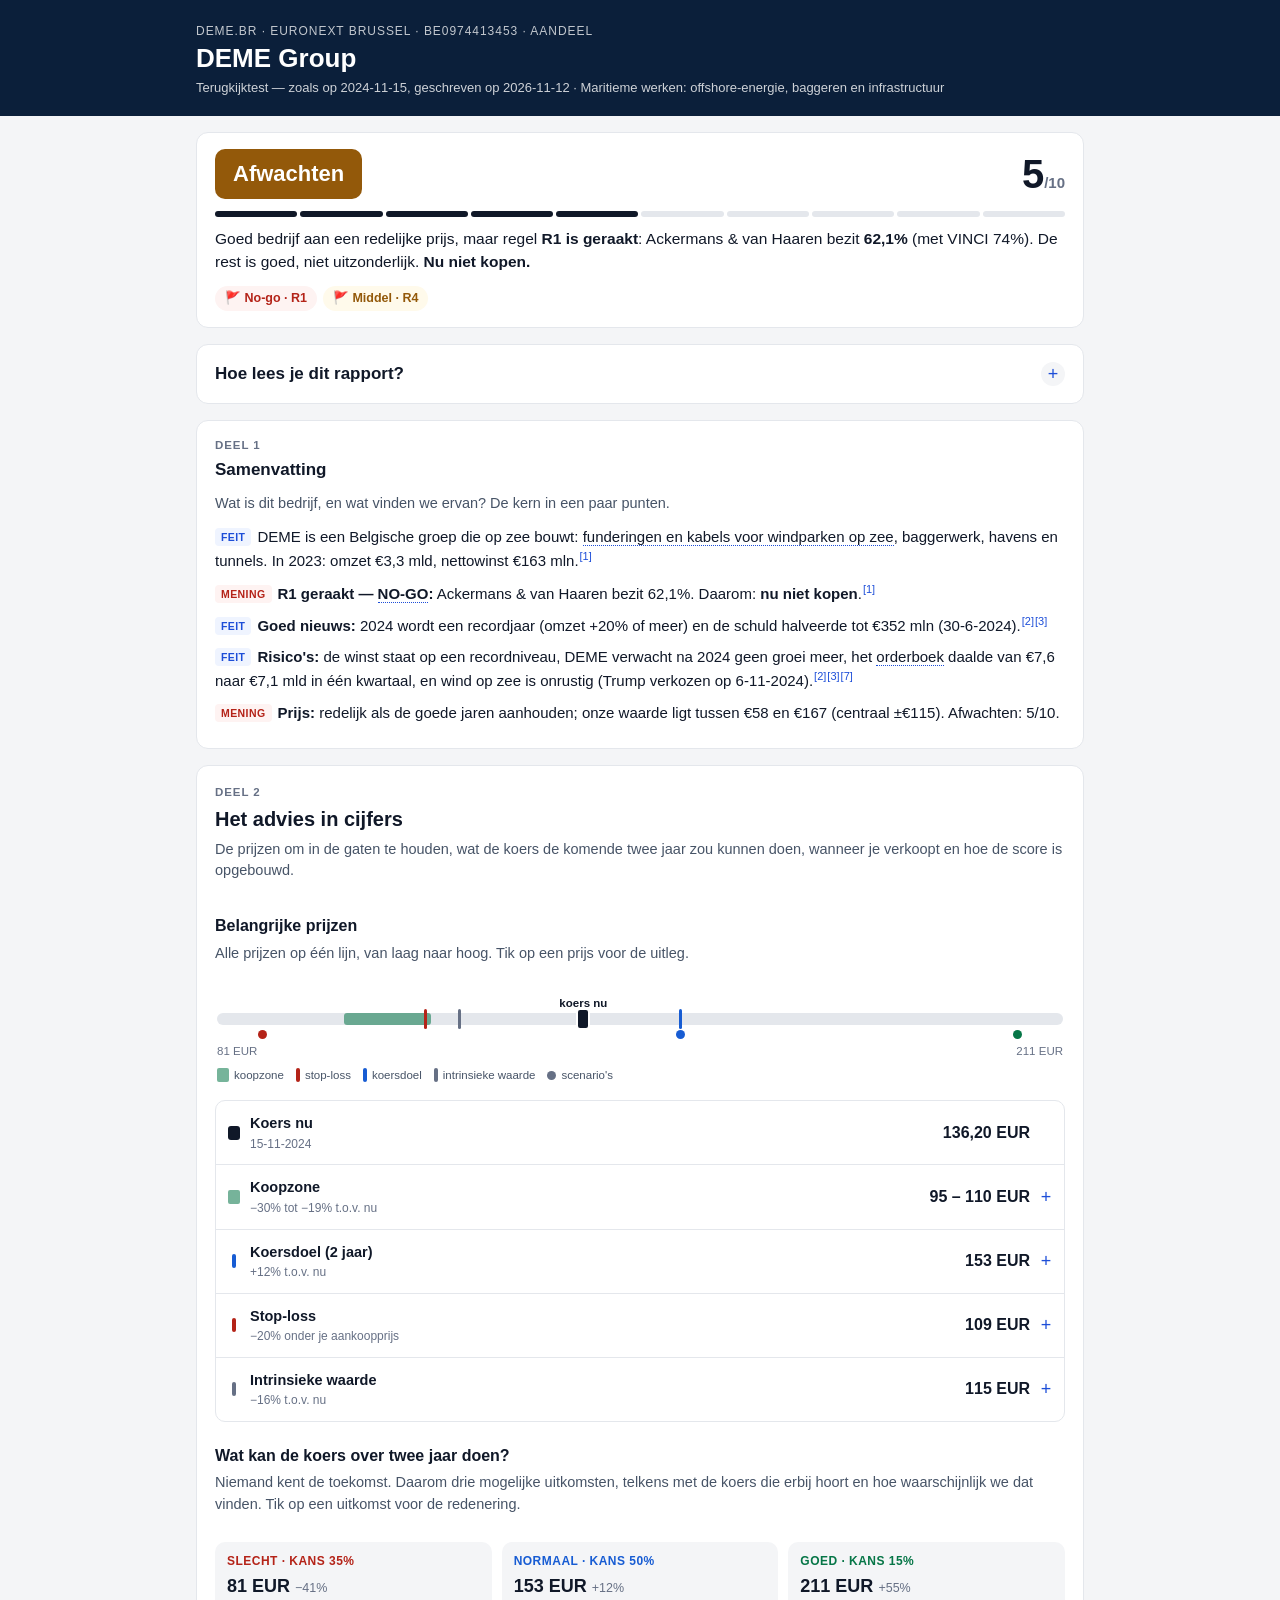
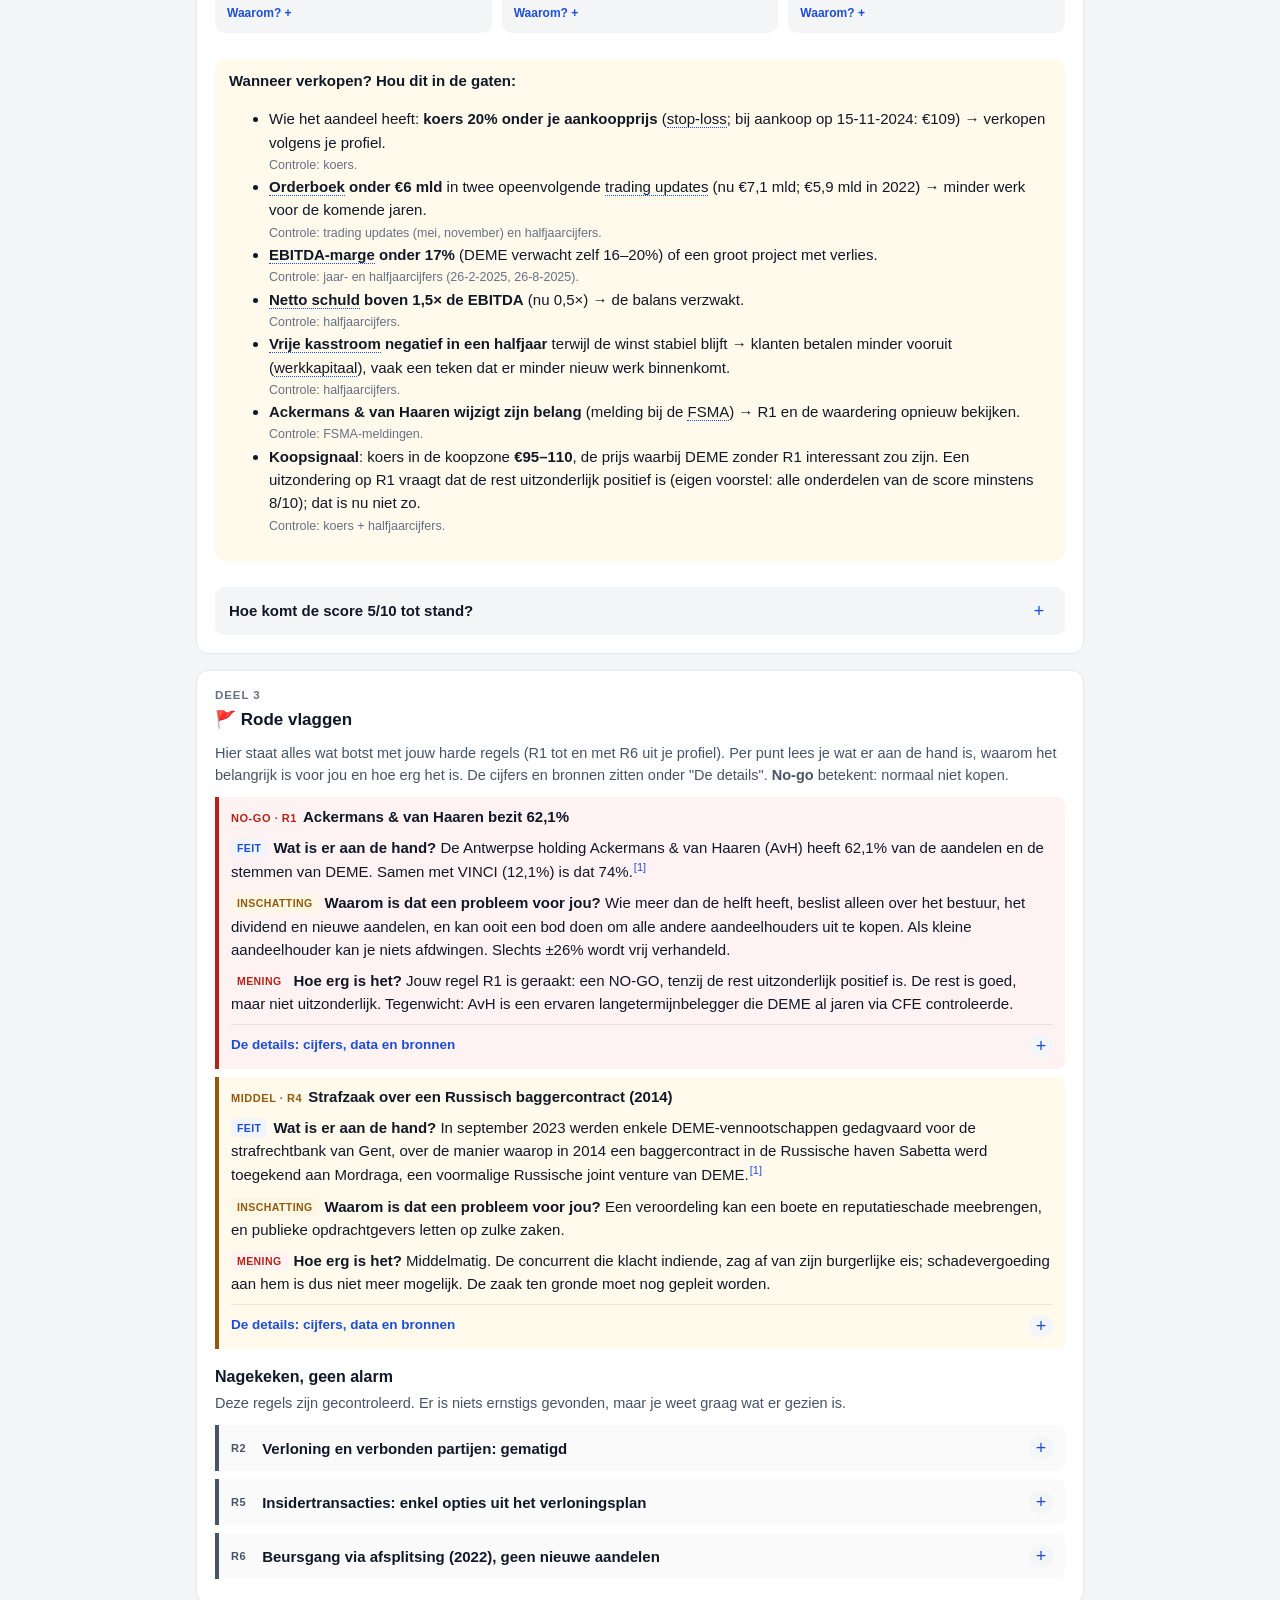
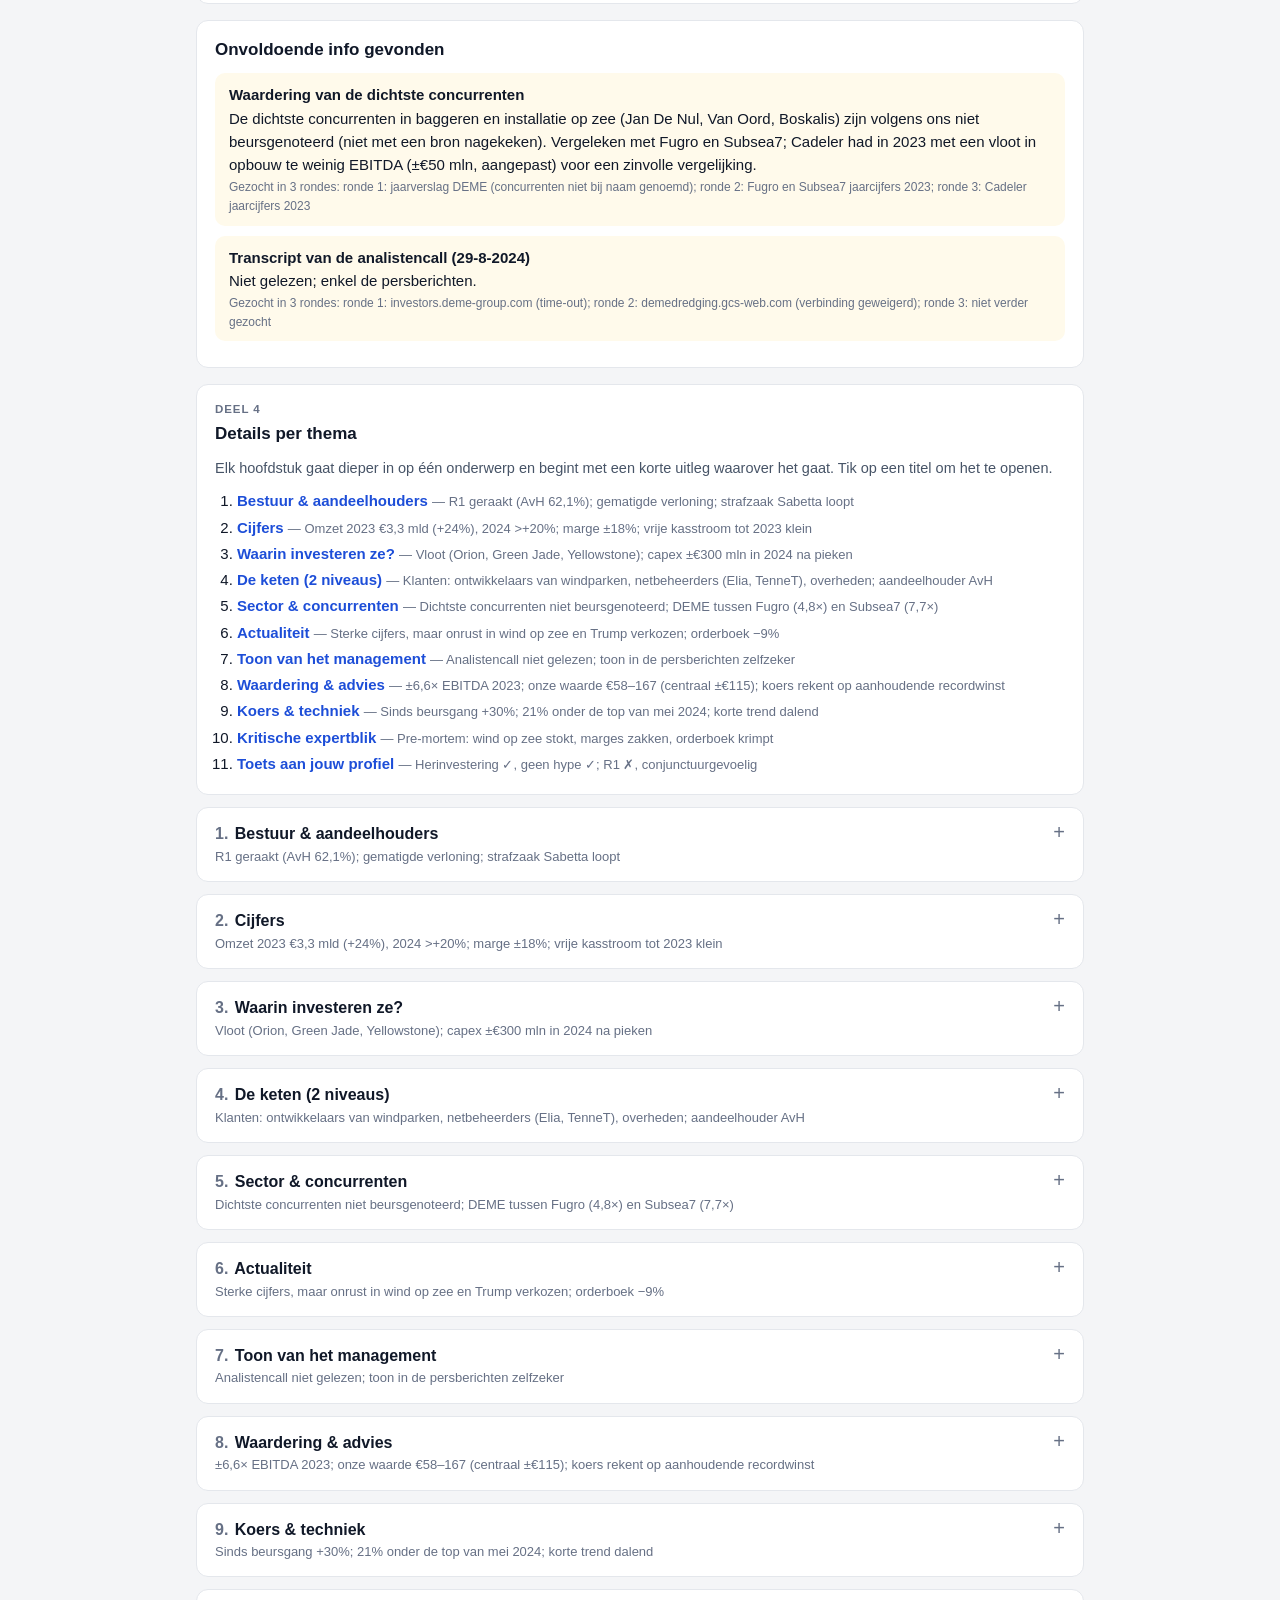
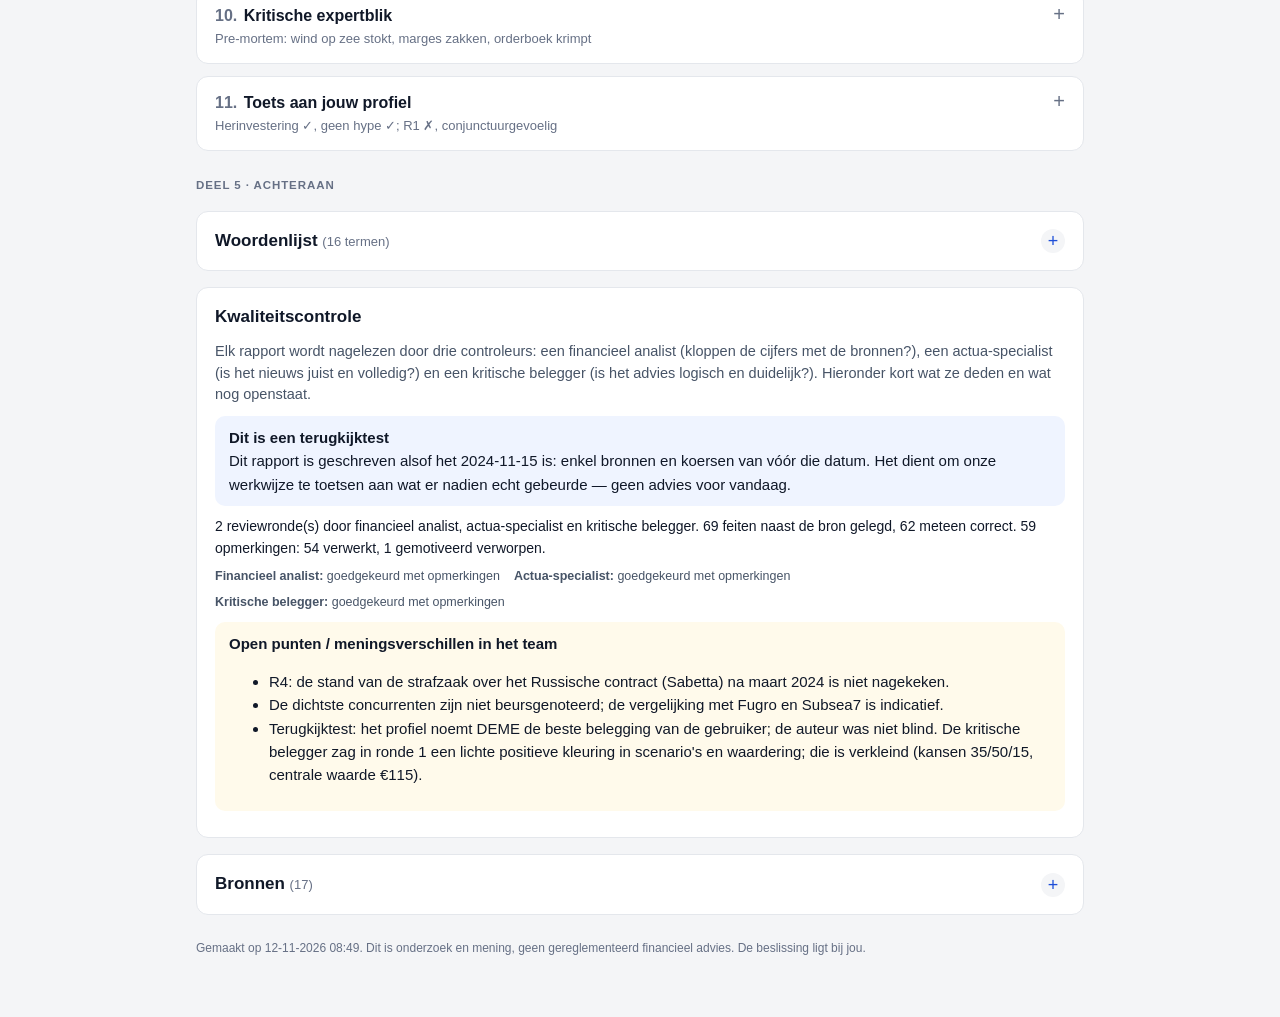
<file: terugkijk/DEME.BR/2024-11-15/rapport.html>
<!doctype html>
<html lang="nl">
<head>
<meta charset="utf-8">
<meta name="viewport" content="width=device-width, initial-scale=1">
<title>DEME Group – rapport 2026-11-12</title>
<style>:root {
  --bg: #f4f5f7;
  --vlak: #ffffff;
  --inkt: #101828;
  --inkt-2: #475467;
  --inkt-3: #667085;
  --rand: #e4e7ec;
  --kop: #0b1f3a;
  --accent: #1d4ed8;
  --feit: #1d4ed8;      --feit-bg: #eff4ff;
  --berek: #067647;     --berek-bg: #ecfdf3;
  --inschat: #93590a;   --inschat-bg: #fff7e6;
  --mening: #b42318;    --mening-bg: #fef3f2;
  --kopen: #067647; --houden: #175cd3; --verkopen: #b42318; --afwachten: #93590a; --onvoldoende: #475467;
  --nogo: #b42318; --hoog: #c4320a; --middel: #93590a; --info: #475467;
  --g-raster: #eaecf0; --g-as: #667085;
}
* { box-sizing: border-box; }
html { -webkit-text-size-adjust: 100%; }
body {
  margin: 0; background: var(--bg); color: var(--inkt);
  font: 15px/1.55 -apple-system, BlinkMacSystemFont, "Segoe UI", Roboto, "Helvetica Neue", Arial, sans-serif;
  font-variant-numeric: tabular-nums;
}
a { color: var(--accent); }
.pagina { max-width: 920px; margin: 0 auto; padding: 0 16px 48px; }

/* Kop */
.kop { background: var(--kop); color: #fff; padding: 22px 0 18px; }
.kop .pagina { padding-bottom: 0; }
.kop .ticker { font-size: 12px; letter-spacing: .08em; text-transform: uppercase; opacity: .75; }
.kop h1 { margin: 2px 0 4px; font-size: 26px; line-height: 1.2; font-weight: 650; }
.kop .sub { font-size: 13px; opacity: .8; }

/* Adviesblok */
.advies { display: grid; grid-template-columns: auto 1fr; gap: 16px 22px; align-items: center;
  background: var(--vlak); border: 1px solid var(--rand); border-radius: 12px; padding: 18px; margin-top: -1px; margin-top: 16px; }
.oordeel { font-size: 22px; font-weight: 700; color: #fff; padding: 10px 18px; border-radius: 10px; text-align: center; min-width: 140px; }
.oordeel small { display: block; font-size: 12px; font-weight: 500; opacity: .9; }
.oordeel.Kopen { background: var(--kopen); } .oordeel.Houden { background: var(--houden); }
.oordeel.Verkopen { background: var(--verkopen); } .oordeel.Afwachten { background: var(--afwachten); }
.oordeel.Onvoldoende { background: var(--onvoldoende); }
.advies .reden { font-size: 15px; }
.score { display: flex; gap: 3px; margin-top: 6px; }
.score i { width: 16px; height: 6px; border-radius: 3px; background: var(--rand); }
.score i.aan { background: var(--inkt); }
.cijferrij { grid-column: 1 / -1; display: grid; grid-template-columns: repeat(auto-fit, minmax(130px, 1fr)); gap: 10px; }
.tegel { border: 1px solid var(--rand); border-radius: 10px; padding: 10px 12px; }
.tegel .n { font-size: 12px; color: var(--inkt-3); }
.tegel .w { font-size: 18px; font-weight: 650; }
.tegel .t { font-size: 12px; color: var(--inkt-2); }
.scenarios { grid-column: 1 / -1; display: grid; grid-template-columns: repeat(3, 1fr); gap: 10px; }
.scenario { border-radius: 10px; padding: 10px 12px; background: var(--bg); }
.scenario .n { font-size: 12px; font-weight: 650; text-transform: uppercase; letter-spacing: .04em; }
.scenario.Slecht .n { color: var(--verkopen); } .scenario.Normaal .n { color: var(--houden); } .scenario.Goed .n { color: var(--kopen); }
.scenario .w { font-size: 18px; font-weight: 650; }
.scenario p { margin: 4px 0 0; font-size: 13px; color: var(--inkt-2); }

/* Blokken */
.kaart { background: var(--vlak); border: 1px solid var(--rand); border-radius: 12px; padding: 16px 18px; margin-top: 16px; }
.kaart > h2 { margin: 0 0 10px; font-size: 17px; }
.vlaggen .vlag { border-left: 4px solid var(--info); padding: 8px 12px; margin: 8px 0; background: #fafafa; border-radius: 0 8px 8px 0; }
.vlag.nogo { border-color: var(--nogo); background: #fef3f2; } .vlag.hoog { border-color: var(--hoog); background: #fff6ed; }
.vlag.middel { border-color: var(--middel); background: #fffaeb; }
.vlag .t { font-weight: 650; }
.vlag .e { font-size: 11px; font-weight: 700; text-transform: uppercase; letter-spacing: .05em; margin-right: 6px; }
.vlag.nogo .e { color: var(--nogo); } .vlag.hoog .e { color: var(--hoog); } .vlag.middel .e { color: var(--middel); } .vlag.info .e { color: var(--info); }
.geen-vlag { color: var(--berek); font-weight: 600; }

details.sectie { background: var(--vlak); border: 1px solid var(--rand); border-radius: 12px; margin-top: 12px; }
details.sectie > summary { cursor: pointer; list-style: none; padding: 14px 18px; font-weight: 650; font-size: 16px; display: flex; justify-content: space-between; gap: 12px; }
details.sectie > summary::-webkit-details-marker { display: none; }
details.sectie > summary::after { content: "+"; color: var(--inkt-3); font-weight: 400; font-size: 20px; line-height: 1; }
details.sectie[open] > summary::after { content: "–"; }
details.sectie > summary .kort { font-weight: 400; font-size: 13px; color: var(--inkt-3); display: block; }
details.sectie .inhoud { padding: 0 18px 16px; }

p.blok, li.blok { margin: 8px 0; }
ul.blokken { padding-left: 0; list-style: none; margin: 8px 0; }
ul.blokken li { padding-left: 0; }
.lab { display: inline-block; font-size: 10.5px; font-weight: 700; letter-spacing: .04em; text-transform: uppercase;
  padding: 1px 6px; border-radius: 4px; margin-right: 6px; vertical-align: 1px; }
.lab.feit { color: var(--feit); background: var(--feit-bg); }
.lab.berekening { color: var(--berek); background: var(--berek-bg); }
.lab.inschatting { color: var(--inschat); background: var(--inschat-bg); }
.lab.mening { color: var(--mening); background: var(--mening-bg); }
.blok.mening, .blok.inschatting { font-style: normal; }
a.ref { font-size: 11px; vertical-align: super; text-decoration: none; margin-left: 1px; }
a.ref::before { content: "["; } a.ref::after { content: "]"; }
.term { border-bottom: 1px dotted var(--inkt-3); }
.uitleg { color: var(--inkt-3); font-size: .92em; }
.kader { border-radius: 10px; padding: 10px 14px; margin: 10px 0; background: var(--feit-bg); }
.kader.waarschuwing { background: #fffaeb; } .kader.mening { background: var(--mening-bg); }
.kader .t { font-weight: 650; }
.kerncijfers { display: grid; grid-template-columns: repeat(auto-fit, minmax(150px, 1fr)); gap: 10px; margin: 10px 0; }
.trend.op { color: var(--berek); } .trend.neer { color: var(--mening); } .trend.gelijk { color: var(--inkt-3); }

table { border-collapse: collapse; width: 100%; font-size: 13.5px; }
th, td { text-align: right; padding: 6px 8px; border-bottom: 1px solid var(--rand); white-space: nowrap; }
th:first-child, td:first-child { text-align: left; white-space: normal; }
th { font-weight: 600; color: var(--inkt-2); font-size: 12.5px; }
.tabelwrap { overflow-x: auto; margin: 10px 0; }
.tabel-titel, .grafiek-titel { font-weight: 650; font-size: 14px; margin: 14px 0 4px; }
.bijschrift { font-size: 12px; color: var(--inkt-3); margin-top: 2px; }

/* Grafieken */
.grafiek-svg { width: 100%; max-width: 640px; height: auto; display: block; }
.g-raster { stroke: var(--g-raster); stroke-width: 1; }
.g-nul { stroke: var(--inkt-3); stroke-width: 1; }
.g-as { fill: var(--g-as); font-size: 13px; }
.g-ref { fill: var(--inkt-2); font-size: 13px; }
.g-legende { display: flex; flex-wrap: wrap; gap: 14px; font-size: 12.5px; color: var(--inkt-2); margin-top: 4px; }
.g-legende i { display: inline-block; width: 10px; height: 10px; border-radius: 3px; margin-right: 5px; vertical-align: -1px; }
details.g-tabel summary { font-size: 12px; color: var(--accent); cursor: pointer; margin-top: 4px; }

/* Bronnen */
ol.bronnen { padding-left: 22px; font-size: 13px; }
ol.bronnen li { margin: 4px 0; word-break: break-word; }
ol.bronnen .type { font-size: 10.5px; text-transform: uppercase; color: var(--inkt-3); letter-spacing: .04em; }
.legende-labels { font-size: 12.5px; color: var(--inkt-2); display: flex; flex-wrap: wrap; gap: 6px 14px; }
.voet { font-size: 12px; color: var(--inkt-3); margin-top: 24px; }

@media (max-width: 600px) {
  body { font-size: 14.5px; }
  .kop h1 { font-size: 22px; }
  .advies { grid-template-columns: 1fr; }
  .oordeel { min-width: 0; }
  .scenarios { grid-template-columns: 1fr; }
  .kaart, details.sectie > summary, details.sectie .inhoud { padding-left: 14px; padding-right: 14px; }
}
@media print {
  body { background: #fff; font-size: 11.5px; }
  .kop { -webkit-print-color-adjust: exact; print-color-adjust: exact; }
  .kaart, details.sectie, .advies { border-color: #d0d5dd; }
  .kop { margin: 0; }
  details.g-tabel { display: none; }
  .pagina { max-width: none; }
}

/* Structuur */
.tussentitel { font-size: 14.5px; margin: 18px 0 6px; padding-bottom: 4px; border-bottom: 1px solid var(--rand); color: var(--kop); }
details.sectie > summary .nr { color: var(--inkt-3); font-weight: 600; margin-right: 2px; }
.inhoudstafel ol { margin: 0; padding-left: 22px; }
.inhoudstafel li { margin: 3px 0; }
.inhoudstafel a { text-decoration: none; font-weight: 600; }
.inhoudstafel .kort { color: var(--inkt-3); font-size: 13px; }
@media print {
  .kaart > h2, .tussentitel, .grafiek-titel, .tabel-titel { break-after: avoid; }
  details.sectie > summary { font-size: 17px; border-bottom: 2px solid var(--kop); margin: 0 18px; padding: 14px 0 6px; }
  details.sectie > summary::after { content: none; }
  details.sectie .inhoud { padding-top: 8px; }
  p, li { orphans: 1; widows: 1; }
}
dl.woorden { margin: 0; display: grid; grid-template-columns: max-content 1fr; gap: 4px 14px; font-size: 13.5px; }
dl.woorden dt { font-weight: 650; } dl.woorden dd { margin: 0; color: var(--inkt-2); }
@media (max-width: 600px) { dl.woorden { grid-template-columns: 1fr; } dl.woorden dd { margin-bottom: 6px; } }

/* uitleg: inleiding/overgang zonder label */
.leestekst { margin: 8px 0 10px; line-height: 1.55; }

/* scoreopbouw */
.scoreopbouw { grid-column: 1 / -1; background: var(--bg); border-radius: 10px; padding: 12px 14px; }
.so-titel { font-weight: 650; margin-bottom: 4px; }
.so-intro { margin: 0 0 8px; font-size: 14px; color: var(--inkt-3); }
.so-rij { padding: 8px 0; border-top: 1px solid rgba(0,0,0,.06); }
.so-kop { display: flex; justify-content: space-between; gap: 8px; font-size: 14px; }
.so-naam { font-weight: 600; }
.so-p { font-weight: 700; white-space: nowrap; }
.so-balk { height: 6px; background: rgba(0,0,0,.08); border-radius: 3px; margin: 5px 0; overflow: hidden; }
.so-balk i { display: block; height: 100%; background: var(--afwachten, #b54708); border-radius: 3px; }
.so-uitleg { font-size: 13px; line-height: 1.45; color: var(--inkt-3); }
.so-corr .so-p { color: #b42318; }
.so-som { font-size: 14px; padding: 8px 0 2px; border-top: 1px solid rgba(0,0,0,.12); }
.so-som.totaal { font-size: 15px; }

/* opbouw en leeswijzer */
.vol { grid-column: 1 / -1; }
.deel { font-size: 11.5px; font-weight: 650; letter-spacing: .08em; text-transform: uppercase; color: var(--inkt-3); margin-bottom: 2px; }
.deel-intro { margin: 4px 0 10px; font-size: 14.5px; line-height: 1.5; color: var(--inkt-2, #344054); }
.advies h2 { margin: 0; font-size: 20px; }
.sub-titel { font-weight: 650; font-size: 16px; margin-top: 6px; }
.opbouw { margin: 4px 0 6px; padding-left: 20px; line-height: 1.5; font-size: 14.5px; }
.opbouw li { margin: 4px 0; }
.achteraan-kop { margin: 26px 0 4px; }

/* ---------- Uitklappers, termknoppen, prijsbalk (2026-11) ---------- */
/* Oordeel bovenaan */
.kort-oordeel { background: var(--vlak); border: 1px solid var(--rand); border-radius: 12px; padding: 16px 18px; margin-top: 16px; }
.ko-kop { display: flex; align-items: center; justify-content: space-between; gap: 12px; }
.kort-oordeel .oordeel { min-width: 0; padding: 8px 18px; }
.ko-score { font-weight: 800; line-height: 1; white-space: nowrap; }
.ko-score b { font-size: 40px; } .ko-score small { font-size: 15px; color: var(--inkt-3); font-weight: 600; }
.kort-oordeel .score { margin: 12px 0 10px; } .kort-oordeel .score i { flex: 1; }
.kort-oordeel .reden { font-size: 15.5px; line-height: 1.5; }
.ko-vlaggen { display: flex; flex-wrap: wrap; gap: 6px; margin-top: 12px; }
.ko-vlag { font-size: 12.5px; font-weight: 650; text-decoration: none; padding: 3px 10px; border-radius: 999px; background: #fffaeb; color: var(--middel); }
.ko-vlag.nogo { background: #fef3f2; color: var(--nogo); } .ko-vlag.hoog { background: #fff6ed; color: var(--hoog); }

/* Algemene uitklapper */
details.uitklap > summary { cursor: pointer; list-style: none; display: flex; justify-content: space-between; align-items: center; gap: 10px; }
details.uitklap > summary::-webkit-details-marker { display: none; }
details.uitklap > summary::after { content: "+"; flex: none; width: 24px; height: 24px; border-radius: 50%; background: var(--bg); color: var(--accent);
  display: grid; place-items: center; font-size: 18px; font-weight: 500; line-height: 1; }
details.uitklap[open] > summary::after { content: "–"; }
details.kaart.uitklap > summary h2 { margin: 0; font-size: 17px; }
details.kaart.uitklap > summary h2 small { font-weight: 400; font-size: 13px; color: var(--inkt-3); }
details.kaart.uitklap[open] > summary { margin-bottom: 10px; }
summary:focus-visible, .term:focus-visible { outline: 2px solid var(--accent); outline-offset: 2px; border-radius: 4px; }

/* Tussentitels binnen een hoofdstuk */
details.onderdeel { border-top: 1px solid var(--rand); }
details.onderdeel:last-of-type { border-bottom: 1px solid var(--rand); }
details.onderdeel > summary { padding: 12px 0; font-weight: 650; font-size: 15px; color: var(--kop); }
details.onderdeel[open] { padding-bottom: 10px; }
details.onderdeel[open] > summary { color: var(--accent); }

/* Vakterm = knop, uitleg klapt open */
.term { border-bottom: 1.5px dotted var(--accent); cursor: pointer; }
.term.open { background: var(--feit-bg); border-bottom-style: solid; }
.uitleg { display: none; }
.term.open + .uitleg { display: inline; margin-left: 4px; padding: 2px 7px; border-radius: 6px; background: var(--feit-bg);
  -webkit-box-decoration-break: clone; box-decoration-break: clone;
  color: var(--inkt-2); font-size: .93em; font-weight: 400; font-style: normal; }
.term.open + .uitleg::before { content: "= "; font-weight: 650; color: var(--accent); }

/* Kerncijfer met uitleg */
details.tegel.meer > summary { cursor: pointer; list-style: none; }
details.tegel.meer > summary::-webkit-details-marker { display: none; }
.meer-knop { display: inline-block; margin-top: 6px; font-size: 12px; font-weight: 650; color: var(--accent); }
.meer-knop::after { content: " +"; } details.tegel[open] .meer-knop::after { content: " –"; }
details.tegel[open] { grid-column: 1 / -1; background: var(--bg); }
.meer-inhoud { border-top: 1px solid var(--rand); margin-top: 8px; padding-top: 2px; }
.meer-inhoud p { margin: 8px 0 0; font-size: 13.5px; line-height: 1.5; color: var(--inkt-2); }
.beoordeling { display: inline-flex; align-items: center; gap: 5px; margin-top: 5px; margin-right: 8px; font-size: 11.5px; font-weight: 700; text-transform: uppercase; letter-spacing: .04em; }
.beoordeling i { width: 8px; height: 8px; border-radius: 50%; background: currentColor; }
.beoordeling.goed { color: var(--kopen); } .beoordeling.normaal { color: var(--inkt-3); } .beoordeling.zwak { color: var(--verkopen); }

/* Prijsbalk */
.prijsbalk { padding: 4px 2px 0; }
.pb-boven, .pb-onder { position: relative; height: 18px; }
.pb-nu-label { position: absolute; transform: translateX(-50%); font-size: 11.5px; font-weight: 700; white-space: nowrap; }
.pb-spoor { position: relative; height: 12px; border-radius: 6px; background: var(--rand); }
.pb-zone { position: absolute; top: 0; bottom: 0; background: var(--kopen); opacity: .55; border-radius: 3px; }
.pb-streep { position: absolute; top: -4px; bottom: -4px; width: 3px; margin-left: -1.5px; border-radius: 2px; }
.pb-streep.stop, .k.stop { background: var(--verkopen); } .pb-streep.doel, .k.doel { background: var(--houden); } .pb-streep.iw, .k.iw { background: var(--inkt-3); }
.pb-nu { position: absolute; top: -5px; width: 14px; height: 22px; margin-left: -7px; border-radius: 4px; background: var(--inkt); border: 2px solid var(--vlak); }
.pb-bol { position: absolute; top: 5px; width: 9px; height: 9px; margin-left: -4.5px; border-radius: 50%; }
.pb-bol.Slecht { background: var(--verkopen); } .pb-bol.Normaal { background: var(--houden); } .pb-bol.Goed { background: var(--kopen); }
.pb-as { display: flex; justify-content: space-between; font-size: 11.5px; color: var(--inkt-3); }
.pb-legende { display: flex; flex-wrap: wrap; gap: 4px 12px; margin-top: 6px; font-size: 11.5px; color: var(--inkt-2); }
.pb-legende span { display: inline-flex; align-items: center; gap: 5px; }
.k { display: inline-block; flex: none; width: 4px; height: 14px; border-radius: 2px; }
.k.zone { width: 12px; background: var(--kopen); opacity: .55; } .k.nu { width: 10px; background: var(--inkt); border-radius: 3px; }
.k.bol { width: 9px; height: 9px; border-radius: 50%; background: var(--inkt-3); }

/* Prijzen als uitklapbare rijen */
.prijzen { border: 1px solid var(--rand); border-radius: 10px; overflow: hidden; }
.prijs + .prijs { border-top: 1px solid var(--rand); }
.p-rij { display: flex; align-items: center; gap: 10px; padding: 11px 12px; list-style: none; }
.p-rij::-webkit-details-marker { display: none; }
summary.p-rij { cursor: pointer; }
summary.p-rij::after { content: "+"; color: var(--accent); font-size: 18px; line-height: 1; width: 12px; text-align: center; }
details.prijs[open] > summary.p-rij::after { content: "–"; }
div.prijs .p-rij::after { content: ""; width: 12px; }
.p-rij .k { width: 12px; } .p-rij .k.stop, .p-rij .k.doel, .p-rij .k.iw { width: 4px; margin: 0 4px; }
.p-naam { flex: 1; font-weight: 600; font-size: 14.5px; }
.p-naam small { display: block; font-weight: 400; font-size: 12px; color: var(--inkt-3); }
.p-w { font-weight: 700; font-size: 16px; white-space: nowrap; }
details.prijs > p { margin: 0; padding: 0 12px 12px 34px; font-size: 13.5px; line-height: 1.5; color: var(--inkt-2); }

/* Scenario's uitklapbaar */
details.scenario > summary { cursor: pointer; list-style: none; display: grid; gap: 2px; }
details.scenario > summary::-webkit-details-marker { display: none; }
details.scenario .w small { font-size: 12.5px; font-weight: 500; color: var(--inkt-3); }
details.scenario > summary::after { content: "Waarom? +"; font-size: 12px; font-weight: 650; color: var(--accent); margin-top: 2px; }
details.scenario[open] > summary::after { content: "Waarom? –"; }

/* Scoreopbouw + vlaggen */
details.scoreopbouw > summary .so-titel { margin: 0; }
details.scoreopbouw[open] > summary { margin-bottom: 6px; }
details.vlag-details { margin-top: 8px; border-top: 1px solid rgba(0,0,0,.08); }
details.vlag-details > summary { padding: 9px 0 3px; font-size: 13.5px; font-weight: 650; color: var(--accent); }
.nagekeken { margin-top: 16px; }
details.vlag.info > summary { padding: 3px 0; }
details.vlag.info > summary .t { flex: 1; }
.kader li em, .kader em { display: block; font-style: normal; font-size: 12.5px; color: var(--inkt-3); margin-top: 2px; }
ul.opbouw { list-style: disc; }

@media print {
  .uitleg { display: inline !important; color: var(--inkt-3); font-size: .92em; }
  .uitleg::before { content: " (" !important; font-weight: 400 !important; color: inherit !important; } .uitleg::after { content: ")"; }
  .term { border-bottom: 1px dotted var(--inkt-3); }
  details.uitklap > summary::after, summary.p-rij::after, details.scenario > summary::after, .meer-knop { display: none !important; content: none !important; }
  details.onderdeel { border: 0 !important; }
  details.onderdeel > summary { font-size: 13.5px; border-bottom: 1px solid var(--rand); padding: 12px 0 4px; break-after: avoid; }
  details.vlag-details > summary { display: none; }
  .kort-oordeel, .prijzen, details.tegel[open] { border-color: #d0d5dd; }
  .oordeel, .pb-spoor, .pb-zone, .pb-streep, .pb-nu, .pb-bol, .k, .beoordeling i, .ko-vlag { -webkit-print-color-adjust: exact; print-color-adjust: exact; }
}

ol.bronnen .type.zwak { color: var(--mening); background: var(--mening-bg); padding: 1px 5px; border-radius: 4px; }

/* Aandeelhoudersbalk */
.ah-balk { margin: 8px 0 12px; }
.ah-spoor { position: relative; display: flex; height: 22px; border-radius: 6px; overflow: visible; background: var(--rand); margin-top: 22px; }
.ah-spoor i { display: block; height: 100%; border-right: 2px solid var(--vlak); }
.ah-spoor i:first-child { border-radius: 6px 0 0 6px; } .ah-spoor i:last-of-type { border-radius: 0 6px 6px 0; border-right: 0; }
.ah-spoor i.top, .k.ah-top { background: var(--nogo); } .ah-spoor i.ander, .k.ah-ander { background: var(--houden); }
.ah-spoor i.eigen, .k.ah-eigen { background: var(--inkt-3); } .ah-spoor i.vrij, .k.ah-vrij { background: #cfd4dc; }
.k.ah-top, .k.ah-ander, .k.ah-eigen, .k.ah-vrij { width: 12px; height: 12px; border-radius: 3px; }
.ah-grens { position: absolute; top: -6px; bottom: -6px; width: 2px; background: var(--inkt); }
.ah-grens span { position: absolute; bottom: 100%; left: 50%; transform: translateX(-50%); font-size: 11px; font-weight: 700; white-space: nowrap; padding-bottom: 1px; }

/* Ketenschema */
.keten { margin: 6px 0 4px; }
.kt-centrum { display: inline-block; background: var(--kop); color: #fff; font-weight: 700; padding: 7px 14px; border-radius: 10px; }
.kt-takken { list-style: none; margin: 0 0 0 16px; padding: 10px 0 0 16px; border-left: 2px solid var(--rand); display: grid; gap: 10px; }
.kt-takken > li { position: relative; }
.kt-takken > li::before { content: ""; position: absolute; left: -16px; top: 18px; width: 14px; border-top: 2px solid var(--rand); }
.kt-tak { border: 1px solid var(--rand); border-radius: 10px; padding: 8px 12px; background: var(--vlak); }
.kt-gewicht { float: right; margin-left: 8px; font-size: 12px; font-weight: 700; color: var(--accent); background: var(--feit-bg); padding: 1px 8px; border-radius: 999px; }
.kt-uitleg { font-size: 13px; color: var(--inkt-2); margin-top: 2px; }
.kt-onder { list-style: none; margin: 6px 0 0 14px; padding: 0 0 0 12px; border-left: 2px dotted var(--rand); font-size: 13px; color: var(--inkt-2); display: grid; gap: 4px; }
@media print { .ah-spoor i, .ah-grens, .kt-centrum, .kt-gewicht { -webkit-print-color-adjust: exact; print-color-adjust: exact; } .keten { break-inside: avoid; } }
</style>
</head>
<body><header class="kop"><div class="pagina">
  <div class="ticker">DEME.BR · Euronext Brussel · BE0974413453 · AANDEEL</div>
  <h1>DEME Group</h1>
  <div class="sub">Terugkijktest — zoals op 2024-11-15, geschreven op 2026-11-12 · Maritieme werken: offshore-energie, baggeren en infrastructuur</div>
</div></header>

<main class="pagina"><section class="pdf-blok kort-oordeel" id="oordeel">
    <div class="ko-kop">
      <div class="oordeel Afwachten">Afwachten</div><div class="ko-score" aria-label="score 5 op 10"><b>5</b><small>/10</small></div>
    </div><div class="score" aria-hidden="true"><i class="aan"></i><i class="aan"></i><i class="aan"></i><i class="aan"></i><i class="aan"></i><i class=""></i><i class=""></i><i class=""></i><i class=""></i><i class=""></i></div>
    <div class="reden">Goed bedrijf aan een redelijke prijs, maar regel <strong>R1 is geraakt</strong>: Ackermans &amp; van Haaren bezit <strong>62,1%</strong> (met VINCI 74%). De rest is goed, niet uitzonderlijk. <strong>Nu niet kopen.</strong></div><div class="ko-vlaggen"><a class="ko-vlag nogo" href="#vlaggen">🚩 No-go · R1</a><a class="ko-vlag middel" href="#vlaggen">🚩 Middel · R4</a></div>
  </section>

  <details class="pdf-blok kaart leeswijzer uitklap">
    <summary><h2>Hoe lees je dit rapport?</h2></summary>
    <p class="deel-intro">Het rapport gaat van kort naar uitgebreid. Bovenaan staat de conclusie; wil je weten waarom, lees dan verder of klap de details open.</p>
    <ul class="opbouw">
      <li><strong>Onderlijnd woord</strong> — tik erop en je krijgt de uitleg van die vakterm.</li>
      <li><strong>Vakje met "Uitleg"</strong> — tik op een cijfer om te lezen wat het is, hoe het berekend is en of het goed of slecht is.</li>
      <li><strong>Titel met een +</strong> — tik om dat stuk open te klappen.</li>
    </ul>
    <ol class="opbouw">
      <li><strong>Samenvatting</strong> — wat is dit bedrijf en wat vinden we ervan, op één scherm.</li>
      <li><strong>Het advies in cijfers</strong> — tegen welke prijs kopen, het koersdoel, wanneer verkopen, drie mogelijke uitkomsten voor de koers en hoe de score tot stand komt.</li>
      <li><strong>Rode vlaggen</strong> — wat botst met jouw harde regels.</li>
      <li><strong>Details per thema</strong> — 11 hoofdstukken om open te klappen, met alle cijfers, uitleg en bronnen.</li>
      <li><strong>Achteraan</strong> — woordenlijst, kwaliteitscontrole en bronnenlijst.</li>
    </ol>
    <p class="deel-intro" style="margin-top:10px">Elk stuk tekst krijgt een label, zodat je weet hoe zeker het is:</p>
    <div class="legende-labels">
      <span><span class="lab feit">Feit</span>uit een bron, met verwijzing</span>
      <span><span class="lab berekening">Berekening</span>zelf berekend uit feiten</span>
      <span><span class="lab inschatting">Inschatting</span>verwachting, kan anders uitdraaien</span>
      <span><span class="lab mening">Mening</span>oordeel van de analist</span>
    </div>
  </details>

  <section class="pdf-blok kaart" id="samenvatting">
    <div class="deel">Deel 1</div>
    <h2>Samenvatting</h2>
    <p class="deel-intro">Wat is dit bedrijf, en wat vinden we ervan? De kern in een paar punten.</p><p class="blok feit"><span class="lab feit">Feit</span>DEME is een Belgische groep die op zee bouwt: <span class="term" tabindex="0" role="button" aria-expanded="false">funderingen en kabels voor windparken op zee</span><span class="uitleg">DEME bouwt de windparken niet zelf maar installeert ze voor anderen</span>, baggerwerk, havens en tunnels. In 2023: omzet €3,3 mld, nettowinst €163 mln.<a class="ref" href="#bron-1">1</a></p><p class="blok mening"><span class="lab mening">Mening</span><strong>R1 geraakt — <span class="term" tabindex="0" role="button" aria-expanded="false">NO-GO</span><span class="uitleg">volgens jouw harde regels: niet kopen, tenzij al de rest uitzonderlijk goed is</span>:</strong> Ackermans &amp; van Haaren bezit 62,1%. Daarom: <strong>nu niet kopen</strong>.<a class="ref" href="#bron-1">1</a></p><p class="blok feit"><span class="lab feit">Feit</span><strong>Goed nieuws:</strong> 2024 wordt een recordjaar (omzet +20% of meer) en de schuld halveerde tot €352 mln (30-6-2024).<a class="ref" href="#bron-2">2</a><a class="ref" href="#bron-3">3</a></p><p class="blok feit"><span class="lab feit">Feit</span><strong>Risico&#x27;s:</strong> de winst staat op een recordniveau, DEME verwacht na 2024 geen groei meer, het <span class="term" tabindex="0" role="button" aria-expanded="false">orderboek</span><span class="uitleg">getekende opdrachten die nog uitgevoerd moeten worden</span> daalde van €7,6 naar €7,1 mld in één kwartaal, en wind op zee is onrustig (Trump verkozen op 6-11-2024).<a class="ref" href="#bron-2">2</a><a class="ref" href="#bron-3">3</a><a class="ref" href="#bron-7">7</a></p><p class="blok mening"><span class="lab mening">Mening</span><strong>Prijs:</strong> redelijk als de goede jaren aanhouden; onze waarde ligt tussen €58 en €167 (centraal ±€115). Afwachten: 5/10.</p>
  </section>

  <section class="advies" id="advies">
    <div class="vol">
      <div class="deel">Deel 2</div>
      <h2>Het advies in cijfers</h2>
      <p class="deel-intro">De prijzen om in de gaten te houden, wat de koers de komende twee jaar zou kunnen doen, wanneer je verkoopt en hoe de score is opgebouwd.</p>
    </div>
    <div class="vol">
      <div class="sub-titel">Belangrijke prijzen</div>
      <p class="deel-intro">Alle prijzen op één lijn, van laag naar hoog. Tik op een prijs voor de uitleg.</p>
    </div>
    <div class="vol prijsbalk" role="img" aria-label="Prijzen op een schaal van 81 tot 211 EUR">
      <div class="pb-boven"><span class="pb-nu-label" style="left: 43.3%">koers nu</span></div>
      <div class="pb-spoor"><i class="pb-zone" style="left: 15.0%; width: 10.3%"></i><i class="pb-streep stop" style="left: 24.6%"></i><i class="pb-streep doel" style="left: 54.8%"></i><i class="pb-streep iw" style="left: 28.7%"></i>
        <i class="pb-nu" style="left: 43.3%"></i>
      </div>
      <div class="pb-onder"><i class="pb-bol Slecht" style="left: 5.4%"></i><i class="pb-bol Normaal" style="left: 54.8%"></i><i class="pb-bol Goed" style="left: 94.6%"></i></div>
      <div class="pb-as"><span>81 EUR</span><span>211 EUR</span></div>
      <div class="pb-legende"><span><i class="k zone"></i>koopzone</span><span><i class="k stop"></i>stop-loss</span><span><i class="k doel"></i>koersdoel</span><span><i class="k iw"></i>intrinsieke waarde</span><span><i class="k bol"></i>scenario's</span></div>
    </div>
    <div class="vol prijzen">
      <div class="prijs"><div class="p-rij"><i class="k nu"></i><span class="p-naam">Koers nu <small>15-11-2024</small></span><span class="p-w">136,20 EUR</span></div></div>
      <details class="prijs"><summary class="p-rij"><i class="k zone"></i><span class="p-naam">Koopzone <small>−30% tot −19% t.o.v. nu</small></span><span class="p-w">95 – 110 EUR</span></summary>
        <p>De prijs waarbij kopen aantrekkelijk wordt: het mogelijke rendement weegt dan op tegen het risico. Staat de koers erboven, dan betaal je meer dan wij verantwoord vinden.</p></details>
      <details class="prijs"><summary class="p-rij"><i class="k doel"></i><span class="p-naam">Koersdoel (2 jaar) <small>+12% t.o.v. nu</small></span><span class="p-w">153 EUR</span></summary>
        <p>Waar de koers volgens het normale scenario binnen twee jaar zou staan. Het is een inschatting, geen belofte. Onderbouwing: normaal scenario, november 2026: ±5,5× een EBITDA van ±€700 mln plus een kleine nettokas. Dat is de koers die wij verwachten als de goede jaren aanhouden, niet onze berekende waarde (±€115). Alle drie scenario&#x27;s samen (35/50/15%) geven ±€136 over 2 jaar: ongeveer de koers van nu. Met ±1,5% dividend per jaar is dat ver onder de ±9% per jaar die een belegger voor dit risico mag vragen..</p></details>
      <details class="prijs"><summary class="p-rij"><i class="k stop"></i><span class="p-naam">Stop-loss <small>−20% onder je aankoopprijs</small></span><span class="p-w">109 EUR</span></summary>
        <p>De koers waarop je verkoopt om een groter verlies te vermijden. Die hangt af van de prijs waartegen jij koopt. Enkel voor wie het aandeel al heeft: verkopen bij −20% onder je eigen aankoopprijs (jouw profiel). Voor wie op 15-11-2024 had gekocht: €109. Het laatste sterke steunniveau ligt op €115 (februari 2024). Let op: DEME schommelt sterk (25,8% per jaar), dus −20% wordt sneller geraakt dan bij een rustig aandeel. De stop-loss is een regel om verlies te beperken op je eigen aankoopprijs, geen oordeel over de waarde: zakt de koers tot in de koopzone, bekijk de zaak dan opnieuw (R1 blijft gelden).</p></details>
      <details class="prijs"><summary class="p-rij"><i class="k iw"></i><span class="p-naam">Intrinsieke waarde <small>−16% t.o.v. nu</small></span><span class="p-w">115 EUR</span></summary>
        <p>Wat één aandeel volgens de berekening echt waard is, los van de beurskoers. Het is een schatting; de onderbouwing staat in het hoofdstuk <a href="#waardering">Waardering</a>.</p></details>
    </div>
    <div class="vol">
      <div class="sub-titel">Wat kan de koers over twee jaar doen?</div>
      <p class="deel-intro">Niemand kent de toekomst. Daarom drie mogelijke uitkomsten, telkens met de koers die erbij hoort en hoe waarschijnlijk we dat vinden. Tik op een uitkomst voor de redenering.</p>
    </div>
    <div class="scenarios">
      <details class="scenario Slecht"><summary><span class="n">Slecht · kans 35%</span><span class="w">81 EUR <small>−41%</small></span></summary><p>Wind op zee vertraagt (VS onder Trump, duurdere projecten in Europa), het orderboek krimpt en de omzet zakt ±15%, met een marge van ±15% (zoals in het eerste halfjaar 2023, toen projecten in de VS en Taiwan verlies maakten). EBITDA ±€500 mln, beleggers betalen ±4,5× (zoals Fugro) en de nettokas wordt een schuld: (4,5 × 500 − 200) / 25,3 mln aandelen ≈ €81. Eigen inschatting.</p></details>
      <details class="scenario Normaal"><summary><span class="n">Normaal · kans 50%</span><span class="w">153 EUR <small>+12%</small></span></summary><p>DEME doet wat het zegt: omzet rond het niveau van 2024 en een marge van 16–20% → EBITDA ±€700 mln. De markt betaalt ±5,5× en de vrije kasstroom maakt van de schuld een kleine nettokas: (5,5 × 700 + 30) / 25,3 ≈ €153. Eigen inschatting.</p></details>
      <details class="scenario Goed"><summary><span class="n">Goed · kans 15%</span><span class="w">211 EUR <small>+55%</small></span></summary><p>De vraag naar installatieschepen en kabels blijft groter dan het aanbod (DEME spreekt van &#x27;sterke tenderactiviteit&#x27;), de marge stijgt naar 20% en de markt betaalt ±6,5× (tussen Fugro en Subsea7): (6,5 × 800 + 150) / 25,3 ≈ €211. Eigen inschatting.</p></details>
    </div>
    <div class="vol kader waarschuwing"><div class="t">Wanneer verkopen? Hou dit in de gaten:</div>
      <ul><li>Wie het aandeel heeft: <strong>koers 20% onder je aankoopprijs</strong> (<span class="term" tabindex="0" role="button" aria-expanded="false">stop-loss</span><span class="uitleg">verkooporder die afgaat als de koers te ver zakt</span>; bij aankoop op 15-11-2024: €109) → verkopen volgens je profiel. <em>Controle: koers.</em></li><li><strong><span class="term" tabindex="0" role="button" aria-expanded="false">Orderboek</span><span class="uitleg">getekende opdrachten die nog uitgevoerd moeten worden</span> onder €6 mld</strong> in twee opeenvolgende <span class="term" tabindex="0" role="button" aria-expanded="false">trading updates</span><span class="uitleg">korte tussentijdse cijfers per kwartaal</span> (nu €7,1 mld; €5,9 mld in 2022) → minder werk voor de komende jaren. <em>Controle: trading updates (mei, november) en halfjaarcijfers.</em></li><li><strong><span class="term" tabindex="0" role="button" aria-expanded="false">EBITDA-marge</span><span class="uitleg">bedrijfswinst vóór afschrijvingen, als percentage van de omzet</span> onder 17%</strong> (DEME verwacht zelf 16–20%) of een groot project met verlies. <em>Controle: jaar- en halfjaarcijfers (26-2-2025, 26-8-2025).</em></li><li><strong><span class="term" tabindex="0" role="button" aria-expanded="false">Netto schuld</span><span class="uitleg">leningen min kas</span> boven 1,5× de EBITDA</strong> (nu 0,5×) → de balans verzwakt. <em>Controle: halfjaarcijfers.</em></li><li><strong><span class="term" tabindex="0" role="button" aria-expanded="false">Vrije kasstroom</span><span class="uitleg">geld dat overblijft na investeringen</span> negatief in een halfjaar</strong> terwijl de winst stabiel blijft → klanten betalen minder vooruit (<span class="term" tabindex="0" role="button" aria-expanded="false">werkkapitaal</span><span class="uitleg">geld dat vastzit in of vrijkomt uit lopende projecten</span>), vaak een teken dat er minder nieuw werk binnenkomt. <em>Controle: halfjaarcijfers.</em></li><li><strong>Ackermans &amp; van Haaren wijzigt zijn belang</strong> (melding bij de <span class="term" tabindex="0" role="button" aria-expanded="false">FSMA</span><span class="uitleg">Belgische beurstoezichthouder</span>) → R1 en de waardering opnieuw bekijken. <em>Controle: FSMA-meldingen.</em></li><li><strong>Koopsignaal</strong>: koers in de koopzone <strong>€95–110</strong>, de prijs waarbij DEME zonder R1 interessant zou zijn. Een uitzondering op R1 vraagt dat de rest uitzonderlijk positief is (eigen voorstel: alle onderdelen van de score minstens 8/10); dat is nu niet zo. <em>Controle: koers + halfjaarcijfers.</em></li></ul></div>
    <details class="scoreopbouw uitklap">
      <summary><span class="so-titel">Hoe komt de score 5/10 tot stand?</span></summary><p class="so-intro">Gezonde balans en goede uitvoering, redelijke prijs, maar R1 geraakt en de winst staat op een recordniveau. Rekensom: 5,85 − 1 (R1) = 4,85, afgerond 5.</p>
      <div class="so-rij">
        <div class="so-kop"><span class="so-naam">Bestuur &amp; aandeelhouders (zonder R1)</span><span class="so-p">6/10</span></div>
        <div class="so-balk"><i style="width: 60%"></i></div>
        <div class="so-uitleg">Weegt 15% · Ervaren referentieaandeelhouder, gematigde verloning (CEO ±€2,1 mln met pensioen). Wel: de voorzitter (Luc Bertrand, AvH) zit ook het remuneratiecomité voor, een nieuwe CFO sinds mei 2024, en een strafzaak over een Russisch contract uit 2014.</div>
      </div>
      <div class="so-rij">
        <div class="so-kop"><span class="so-naam">Financiële gezondheid</span><span class="so-p">7/10</span></div>
        <div class="so-balk"><i style="width: 70%"></i></div>
        <div class="so-uitleg">Weegt 20% · Netto schuld €352 mln (30-6-2024), 0,5× de EBITDA. Maar de vrije kasstroom was in 2021–2023 gemiddeld maar ±€37 mln, en die van het eerste halfjaar 2024 (€278 mln) komt deels van vooruitbetalingen van klanten (werkkapitaal), die kunnen omkeren als het orderboek krimpt.</div>
      </div>
      <div class="so-rij">
        <div class="so-kop"><span class="so-naam">Groei &amp; herinvestering</span><span class="so-p">6/10</span></div>
        <div class="so-balk"><i style="width: 60%"></i></div>
        <div class="so-uitleg">Weegt 15% · Omzet 2024 +20% of meer, uitkering 33%. Maar de investeringen in schepen dalen (2024: €300–350 mln, minder dan de afschrijvingen) en DEME verwacht na 2024 geen verdere omzetgroei.</div>
      </div>
      <div class="so-rij">
        <div class="so-kop"><span class="so-naam">Waardering (prijs nu)</span><span class="so-p">5/10</span></div>
        <div class="so-balk"><i style="width: 50%"></i></div>
        <div class="so-uitleg">Weegt 20% · ±6,6× de EBITDA van 2023 (Fugro ±4,8×, Subsea7 ±7,7×). Onze waarde ligt tussen €58 en €167 (centraal ±€115): de koers van €136 rekent erop dat de recordwinst van 2024 blijft.</div>
      </div>
      <div class="so-rij">
        <div class="so-kop"><span class="so-naam">Risico&#39;s &amp; actualiteit</span><span class="so-p">5/10</span></div>
        <div class="so-balk"><i style="width: 50%"></i></div>
        <div class="so-uitleg">Weegt 15% · Projecten aan vaste prijs (kostenoverschrijdingen), een onrustige markt voor wind op zee (Ørsted stopte projecten in de VS), en de verkiezing van Trump (VS-aandeel ±11% van de omzet). Orderboek 9% lager dan een jaar eerder.</div>
      </div>
      <div class="so-rij">
        <div class="so-kop"><span class="so-naam">Past bij jouw profiel</span><span class="so-p">6/10</span></div>
        <div class="so-balk"><i style="width: 60%"></i></div>
        <div class="so-uitleg">Weegt 15% · Geen hype (echte winst, redelijke prijs) en een deel herinvestering. Wel conjunctuurgevoelig (sterk afhankelijk van de economie en investeringen van klanten) en geen defensieve sector.</div>
      </div>
      <div class="so-som">Gewogen gemiddelde: <strong>5,85</strong></div>
      <div class="so-rij so-corr">
        <div class="so-kop"><span class="so-naam">R1 geraakt: Ackermans &amp; van Haaren 62,1%</span><span class="so-p">-1</span></div>
        <div class="so-uitleg">Volgens jouw harde regel een NO-GO, tenzij de rest uitzonderlijk positief is. Goed, maar niet uitzonderlijk.</div>
      </div>
      <div class="so-som totaal">Totaal 4,85 → afgerond <strong>5/10</strong></div>
    </details>
  </section>

  <section class="pdf-blok kaart vlaggen" id="vlaggen">
    <div class="deel">Deel 3</div>
    <h2>🚩 Rode vlaggen</h2>
    <p class="deel-intro">Hier staat alles wat botst met jouw harde regels (R1 tot en met R6 uit je profiel). Per punt lees je wat er aan de hand is, waarom het belangrijk is voor jou en hoe erg het is. De cijfers en bronnen zitten onder "De details". <strong>No-go</strong> betekent: normaal niet kopen.</p>
      <div class="vlag nogo">
        <div><span class="e">No-go · R1</span><span class="t">Ackermans &amp; van Haaren bezit 62,1%</span></div><p class="blok feit"><span class="lab feit">Feit</span><strong>Wat is er aan de hand?</strong> De Antwerpse holding Ackermans &amp; van Haaren (AvH) heeft 62,1% van de aandelen en de stemmen van DEME. Samen met VINCI (12,1%) is dat 74%.<a class="ref" href="#bron-1">1</a></p><p class="blok inschatting"><span class="lab inschatting">Inschatting</span><strong>Waarom is dat een probleem voor jou?</strong> Wie meer dan de helft heeft, beslist alleen over het bestuur, het dividend en nieuwe aandelen, en kan ooit een bod doen om alle andere aandeelhouders uit te kopen. Als kleine aandeelhouder kan je niets afdwingen. Slechts ±26% wordt vrij verhandeld.</p><p class="blok mening"><span class="lab mening">Mening</span><strong>Hoe erg is het?</strong> Jouw regel R1 is geraakt: een NO-GO, tenzij de rest uitzonderlijk positief is. De rest is goed, maar niet uitzonderlijk. Tegenwicht: AvH is een ervaren langetermijnbelegger die DEME al jaren via CFE controleerde.</p><details class="uitklap vlag-details"><summary>De details: cijfers, data en bronnen</summary><p class="blok feit"><span class="lab feit">Feit</span><strong>De details:</strong> tot juni 2022 was DEME een dochter van CFE, dat zelf door AvH gecontroleerd wordt. Op 29-6-2022 werd DEME afgesplitst en naar de beurs gebracht; AvH en VINCI bleven referentieaandeelhouders. Voorzitter Luc Bertrand en bestuurder John-Eric Bertrand zijn niet-uitvoerende bestuurders.<a class="ref" href="#bron-1">1</a></p></details>
      </div>
      <div class="vlag middel">
        <div><span class="e">Middel · R4</span><span class="t">Strafzaak over een Russisch baggercontract (2014)</span></div><p class="blok feit"><span class="lab feit">Feit</span><strong>Wat is er aan de hand?</strong> In september 2023 werden enkele DEME-vennootschappen gedagvaard voor de strafrechtbank van Gent, over de manier waarop in 2014 een baggercontract in de Russische haven Sabetta werd toegekend aan Mordraga, een voormalige Russische joint venture van DEME.<a class="ref" href="#bron-1">1</a></p><p class="blok inschatting"><span class="lab inschatting">Inschatting</span><strong>Waarom is dat een probleem voor jou?</strong> Een veroordeling kan een boete en reputatieschade meebrengen, en publieke opdrachtgevers letten op zulke zaken.</p><p class="blok mening"><span class="lab mening">Mening</span><strong>Hoe erg is het?</strong> Middelmatig. De concurrent die klacht indiende, zag af van zijn burgerlijke eis; schadevergoeding aan hem is dus niet meer mogelijk. De zaak ten gronde moet nog gepleit worden.</p><details class="uitklap vlag-details"><summary>De details: cijfers, data en bronnen</summary><p class="blok feit"><span class="lab feit">Feit</span><strong>De details:</strong> het onderzoek startte na een klacht van een concurrent. Op 6-12-2023 legde de rechtbank een kalender vast voor de conclusies. Daarnaast loopt een claim in een consortium waaruit DEME zich vóór de werken terugtrok; DEME verwacht daar geen wezenlijke impact van.<a class="ref" href="#bron-1">1</a></p><p class="blok mening"><span class="lab mening">Mening</span>De stand van de zaak na maart 2024 hebben we niet nagekeken in het halfjaarbericht of in de pers.</p></details>
      </div>
    <div class="sub-titel nagekeken">Nagekeken, geen alarm</div>
    <p class="deel-intro">Deze regels zijn gecontroleerd. Er is niets ernstigs gevonden, maar je weet graag wat er gezien is.</p>
      <details class="uitklap vlag info">
        <summary><span class="e">R2</span><span class="t">Verloning en verbonden partijen: gematigd</span></summary><p class="blok feit"><span class="lab feit">Feit</span><strong>Wat is er aan de hand?</strong> CEO Luc Vandenbulcke kreeg in 2023 €1,99 mln (vast €0,53 mln, variabel €1,45 mln; met pensioen en voordelen ±€2,1 mln). Hij werkt sinds midden 2023 als zelfstandige, wat het vaste bedrag deels verklaart. De andere leden van het directiecomité kregen samen ±€4,5 mln, de bestuurders €0,79 mln. Er is (nog) geen langetermijnbonus.<a class="ref" href="#bron-1">1</a></p><p class="blok feit"><span class="lab feit">Feit</span>DEME boekte €285 mln omzet met joint ventures en geassocieerde ondernemingen (±9% van de omzet), volgens DEME tegen marktvoorwaarden. Voorzitter Luc Bertrand (AvH) zit ook het remuneratiecomité voor.<a class="ref" href="#bron-1">1</a></p><p class="blok mening"><span class="lab mening">Mening</span>Geen aanwijzing van zelfverrijking.</p>
      </details>
      <details class="uitklap vlag info">
        <summary><span class="e">R5</span><span class="t">Insidertransacties: enkel opties uit het verloningsplan</span></summary><p class="blok feit"><span class="lab feit">Feit</span><strong>Wat is er aan de hand?</strong> De FSMA publiceerde 16 meldingen van leidinggevenden van DEME in de 12 maanden vóór de peildatum, allemaal tussen 10 en 21 april 2024. Het gaat om het aanvaarden en uitoefenen van opties uit het verloningsplan (prijs €0), in kleine aantallen (1.039 tot 10.560 stuks; CEO Luc Vandenbulcke 10.560).<a class="ref" href="#bron-11">11</a></p><p class="blok mening"><span class="lab mening">Mening</span>Geen aankopen of verkopen op de beurs die iets zeggen over het vertrouwen van de leiding. Geen alarm.</p>
      </details>
      <details class="uitklap vlag info">
        <summary><span class="e">R6</span><span class="t">Beursgang via afsplitsing (2022), geen nieuwe aandelen</span></summary><p class="blok feit"><span class="lab feit">Feit</span><strong>Wat is er aan de hand?</strong> DEME kwam op 30-6-2022 op de beurs door een partiële splitsing van CFE; er werden geen nieuwe aandelen verkocht. Eind 2023 waren er 25.314.482 aandelen.<a class="ref" href="#bron-1">1</a></p>
      </details>
  </section>
  <section class="pdf-blok kaart">
    <h2>Onvoldoende info gevonden</h2>
    <div class="kader waarschuwing"><div class="t">Waardering van de dichtste concurrenten</div>
      De dichtste concurrenten in baggeren en installatie op zee (Jan De Nul, Van Oord, Boskalis) zijn volgens ons niet beursgenoteerd (niet met een bron nagekeken). Vergeleken met Fugro en Subsea7; Cadeler had in 2023 met een vloot in opbouw te weinig EBITDA (±€50 mln, aangepast) voor een zinvolle vergelijking.
      <div class="bijschrift">Gezocht in 3 rondes: ronde 1: jaarverslag DEME (concurrenten niet bij naam genoemd); ronde 2: Fugro en Subsea7 jaarcijfers 2023; ronde 3: Cadeler jaarcijfers 2023</div></div>
    <div class="kader waarschuwing"><div class="t">Transcript van de analistencall (29-8-2024)</div>
      Niet gelezen; enkel de persberichten.
      <div class="bijschrift">Gezocht in 3 rondes: ronde 1: investors.deme-group.com (time-out); ronde 2: demedredging.gcs-web.com (verbinding geweigerd); ronde 3: niet verder gezocht</div></div>
  </section>

  <nav class="pdf-blok kaart inhoudstafel" id="details">
    <div class="deel">Deel 4</div>
    <h2>Details per thema</h2>
    <p class="deel-intro">Elk hoofdstuk gaat dieper in op één onderwerp en begint met een korte uitleg waarover het gaat. Tik op een titel om het te openen.</p>
    <ol><li><a href="#bestuur">Bestuur &amp; aandeelhouders</a> <span class="kort">— R1 geraakt (AvH 62,1%); gematigde verloning; strafzaak Sabetta loopt</span></li><li><a href="#cijfers">Cijfers</a> <span class="kort">— Omzet 2023 €3,3 mld (+24%), 2024 &gt;+20%; marge ±18%; vrije kasstroom tot 2023 klein</span></li><li><a href="#investeringen">Waarin investeren ze?</a> <span class="kort">— Vloot (Orion, Green Jade, Yellowstone); capex ±€300 mln in 2024 na pieken</span></li><li><a href="#keten">De keten (2 niveaus)</a> <span class="kort">— Klanten: ontwikkelaars van windparken, netbeheerders (Elia, TenneT), overheden; aandeelhouder AvH</span></li><li><a href="#sector">Sector &amp; concurrenten</a> <span class="kort">— Dichtste concurrenten niet beursgenoteerd; DEME tussen Fugro (4,8×) en Subsea7 (7,7×)</span></li><li><a href="#actualiteit">Actualiteit</a> <span class="kort">— Sterke cijfers, maar onrust in wind op zee en Trump verkozen; orderboek −9%</span></li><li><a href="#earnings_call">Toon van het management</a> <span class="kort">— Analistencall niet gelezen; toon in de persberichten zelfzeker</span></li><li><a href="#waardering">Waardering &amp; advies</a> <span class="kort">— ±6,6× EBITDA 2023; onze waarde €58–167 (centraal ±€115); koers rekent op aanhoudende recordwinst</span></li><li><a href="#techniek">Koers &amp; techniek</a> <span class="kort">— Sinds beursgang +30%; 21% onder de top van mei 2024; korte trend dalend</span></li><li><a href="#expert">Kritische expertblik</a> <span class="kort">— Pre-mortem: wind op zee stokt, marges zakken, orderboek krimpt</span></li><li><a href="#profiel">Toets aan jouw profiel</a> <span class="kort">— Herinvestering ✓, geen hype ✓; R1 ✗, conjunctuurgevoelig</span></li>
    </ol>
  </nav>
  <details class="sectie pdf-blok" id="bestuur">
    <summary><span><span class="nr">1.</span> Bestuur &amp; aandeelhouders<span class="kort">R1 geraakt (AvH 62,1%); gematigde verloning; strafzaak Sabetta loopt</span></span></summary>
    <div class="inhoud">
        <div class="tabel-titel">Aandeelhoudersstructuur<a class="ref" href="#bron-1">1</a></div>
        <div class="ah-balk" role="img" aria-label="Verdeling van de aandelen; de drie grootste aandeelhouders samen 74,23%">
          <div class="ah-spoor"><i class="top" style="width: 62.12%" title="Ackermans &amp; van Haaren NV 62,12%"></i><i class="top" style="width: 12.11%" title="VINCI Construction SAS 12,11%"></i><i class="vrij" style="width: 25.77%" title="Vrij verhandelbaar 25,77%"></i><b class="ah-grens" style="left: 49%"><span>49%-grens</span></b></div>
          <div class="pb-legende"><span><i class="k ah-top"></i>drie grootste aandeelhouders (74,23%)</span><span><i class="k ah-ander"></i>andere gemelde</span><span><i class="k ah-eigen"></i>eigen aandelen</span><span><i class="k ah-vrij"></i>vrij verhandelbaar</span></div>
        </div>
        <div class="tabelwrap"><table>
          <thead><tr><th>Aandeelhouder</th><th>Kapitaal %</th><th>Stemrecht %</th></tr></thead>
          <tbody><tr><td>Ackermans &amp; van Haaren NV<div class="bijschrift">rechtstreeks; Antwerpse beursgenoteerde holding, sinds 2022 na de afsplitsing uit CFE</div></td><td>62,12</td><td>62,12</td></tr><tr><td>VINCI Construction SAS<div class="bijschrift">rechtstreeks; Franse bouwgroep</div></td><td>12,11</td><td>12,11</td></tr><tr><td>Vrij verhandelbaar</td><td>25,77</td><td></td></tr></tbody>
        </table></div><div class="kader waarschuwing"><div class="t">Regel R1 (> 49%): GERAAKT</div>Grootste aandeelhouder 62,12% · top 3 samen 74,23% kapitaal / 74,23% stemrecht.</div><p class="blok">Ackermans &amp; van Haaren (AvH) heeft 62,12% en dus alleen de meerderheid; VINCI heeft 12,11%. Samen 74%. Er is één soort aandeel, één stem per aandeel (stand 31-12-2023).</p><p class="leestekst">Dit deel gaat over wie DEME controleert en wie het bedrijf leidt. Dat bepaalt of kleine aandeelhouders eerlijk behandeld worden (jouw regels R1 tot R6).</p><p class="blok mening"><span class="lab mening">Mening</span><strong>Kern:</strong> professioneel bestuurd bedrijf met een duidelijke baas: Ackermans &amp; van Haaren. Geen tekenen van zelfverrijking.</p>
      <details class="uitklap onderdeel"><summary>Aandeelhouders (R1)</summary><p class="blok feit"><span class="lab feit">Feit</span>Ackermans &amp; van Haaren heeft 15.725.684 aandelen (62,12%), VINCI Construction 3.066.460 (12,11%); 25,77% wordt vrij verhandeld. Volgens een studie van oktober 2023 hebben institutionele beleggers ±14% en particulieren ±11%; België is de grootste regio.<a class="ref" href="#bron-1">1</a></p></details>
      <details class="uitklap onderdeel"><summary>Raad van bestuur en directie</summary><p class="blok feit"><span class="lab feit">Feit</span>DEME heeft een raad van bestuur met één CEO (Luc Vandenbulcke) als uitvoerend bestuurder; voorzitter is Luc Bertrand, niet-uitvoerend bestuurder. De dagelijkse leiding ligt sinds 29-6-2022 bij de CEO, bijgestaan door het directiecomité.<a class="ref" href="#bron-1">1</a></p><p class="blok feit"><span class="lab feit">Feit</span>In 2024 trad onafhankelijk bestuurder Kerstin Konradsson af en werd Els Verbraecken als CFO opgevolgd door Stijn Gaytant (mei 2024).<a class="ref" href="#bron-2">2</a></p></details>
      <details class="uitklap onderdeel"><summary>Verloning (R2, R3)</summary><p class="blok feit"><span class="lab feit">Feit</span>CEO: €1,99 mln in 2023 (vast €0,53 mln, variabel €1,45 mln). Directiecomité zonder CEO: €4,48 mln. Bestuurders samen: €0,79 mln. Geen vertrekvergoedingen gemeld.<a class="ref" href="#bron-1">1</a></p><p class="blok mening"><span class="lab mening">Mening</span>Gematigd voor een bedrijf met €3,3 mld omzet. Geen R2- of R3-vlag.</p></details>
    </div>
  </details>
  <details class="sectie pdf-blok" id="cijfers">
    <summary><span><span class="nr">2.</span> Cijfers<span class="kort">Omzet 2023 €3,3 mld (+24%), 2024 &gt;+20%; marge ±18%; vrije kasstroom tot 2023 klein</span></span></summary>
    <div class="inhoud"><p class="leestekst">Dit deel toont hoe DEME financieel draait: omzet, winst, kasstroom en schulden.</p><p class="blok mening"><span class="lab mening">Mening</span><strong>Kern:</strong> sterke groei in 2023–2024 en een balans die snel verbetert. De marge is terug op het niveau van 2021–2022 na een zwak eerste halfjaar 2023.</p>
      <details class="uitklap onderdeel"><summary>Omzet en winst</summary><div class="grafiek-blok">
    <div class="grafiek-titel">Omzet en EBITDA (mln euro)<a class="ref" href="#bron-1">1</a></div>
    <svg viewBox="0 0 480 270" role="img" aria-label="Omzet en EBITDA (mln euro)" class="grafiek-svg"><line x1="52" x2="470" y1="240.0" y2="240.0" class="g-raster"/><text x="46" y="244.0" text-anchor="end" class="g-as">0</text><line x1="52" x2="470" y1="170.6" y2="170.6" class="g-raster"/><text x="46" y="174.6" text-anchor="end" class="g-as">1 000</text><line x1="52" x2="470" y1="101.2" y2="101.2" class="g-raster"/><text x="46" y="105.2" text-anchor="end" class="g-as">2 000</text><line x1="52" x2="470" y1="31.8" y2="31.8" class="g-raster"/><text x="46" y="35.8" text-anchor="end" class="g-as">3 000</text><path d="M92.7,240.0 V69.8 Q92.7,65.8 96.7,65.8 H116.7 Q120.7,65.8 120.7,69.8 V240.0 Z" fill="#2a78d6"><title>Omzet 2021: 2 511 mln EUR</title></path><path d="M122.7,240.0 V211.4 Q122.7,207.4 126.7,207.4 H146.7 Q150.7,207.4 150.7,211.4 V240.0 Z" fill="#eb6834"><title>EBITDA 2021: 469,30 mln EUR</title></path><path d="M232.0,240.0 V59.8 Q232.0,55.8 236.0,55.8 H256.0 Q260.0,55.8 260.0,59.8 V240.0 Z" fill="#2a78d6"><title>Omzet 2022: 2 655 mln EUR</title></path><path d="M262.0,240.0 V211.1 Q262.0,207.1 266.0,207.1 H286.0 Q290.0,207.1 290.0,211.1 V240.0 Z" fill="#eb6834"><title>EBITDA 2022: 473,90 mln EUR</title></path><path d="M371.3,240.0 V16.0 Q371.3,12.0 375.3,12.0 H395.3 Q399.3,12.0 399.3,16.0 V240.0 Z" fill="#2a78d6"><title>Omzet 2023: 3 285 mln EUR</title></path><path d="M401.3,240.0 V202.6 Q401.3,198.6 405.3,198.6 H425.3 Q429.3,198.6 429.3,202.6 V240.0 Z" fill="#eb6834"><title>EBITDA 2023: 596,50 mln EUR</title></path><text x="121.7" y="258" text-anchor="middle" class="g-as">2021</text><text x="261.0" y="258" text-anchor="middle" class="g-as">2022</text><text x="400.3" y="258" text-anchor="middle" class="g-as">2023</text></svg><div class="g-legende"><span><i style="background:#2a78d6"></i>Omzet</span><span><i style="background:#eb6834"></i>EBITDA</span></div><details class="g-tabel"><summary>Toon als tabel</summary><table><thead><tr><th></th><th>Omzet</th><th>EBITDA</th></tr></thead><tbody><tr><td>2021</td><td>2 511 mln EUR</td><td>469,30 mln EUR</td></tr><tr><td>2022</td><td>2 655 mln EUR</td><td>473,90 mln EUR</td></tr><tr><td>2023</td><td>3 285 mln EUR</td><td>596,50 mln EUR</td></tr></tbody></table></details>
    <div class="bijschrift"></div>
    </div><p class="blok feit"><span class="lab feit">Feit</span>Wat zie je hier? In 2023 steeg de omzet 24% tot €3.285 mln en de EBITDA 26% tot €597 mln (marge 18,2%). De nettowinst was €163 mln (winst per aandeel €6,43).<a class="ref" href="#bron-1">1</a></p><div class="tabel-titel">Kerncijfers 2021–2023 en eerste halfjaar 2024 (mln euro)<a class="ref" href="#bron-1">1</a><a class="ref" href="#bron-2">2</a></div><div class="tabelwrap"><table>
      <thead><tr><th></th><th>2021</th><th>2022</th><th>2023</th><th>1H24</th></tr></thead>
      <tbody><tr><td>Omzet</td><td>2.511</td><td>2.655</td><td>3.285</td><td>1.916</td></tr><tr><td>EBITDA</td><td>469</td><td>474</td><td>597</td><td>345</td></tr><tr><td>EBITDA-marge</td><td>18,7%</td><td>17,9%</td><td>18,2%</td><td>18,0%</td></tr><tr><td>Nettowinst</td><td>115</td><td>113</td><td>163</td><td>141</td></tr><tr><td>Vrije kasstroom</td><td>131</td><td>−80</td><td>62</td><td>278</td></tr><tr><td>Netto financiële schuld</td><td>393</td><td>521</td><td>512</td><td>352</td></tr><tr><td>Investeringen</td><td>282</td><td>484</td><td>399</td><td>167</td></tr></tbody>
    </table></div><div class="bijschrift">EBITDA-marge: berekening. Vrije kasstroom gemiddeld 2021–2023: ±€37 mln per jaar.</div><p class="blok berekening"><span class="lab berekening">Berekening</span>Wat zie je hier? De marge was in 2021–2023 al ±18%; enkel het eerste halfjaar 2023 was zwak (15,0%), door verliezen op projecten in de VS en Taiwan. De vrije kasstroom was de voorbije jaren klein door grote investeringen in nieuwe schepen; in 2024 springt ze omhoog door minder investeringen en vooruitbetalingen van klanten.<a class="ref" href="#bron-1">1</a><a class="ref" href="#bron-2">2</a></p><p class="blok feit"><span class="lab feit">Feit</span>Eerste halfjaar 2024: omzet €1.916 mln (+30%), EBITDA €345 mln (18,0%), nettowinst €141 mln (€5,58 per aandeel). Negen maanden: omzet €2.994 mln (+32%).<a class="ref" href="#bron-2">2</a><a class="ref" href="#bron-3">3</a></p><div class="kerncijfers">
      <details class="tegel meer">
        <summary>
        <div class="n">EBITDA-marge 1H24</div>
        <div class="w">18,0% <span class="trend op">▲</span><a class="ref" href="#bron-2">2</a></div><div class="t"><span class="lab feit">Feit</span>1H23: 15,0%</div><div class="beoordeling goed"><i></i>goed</div><span class="meer-knop">Uitleg</span></summary>
        <div class="meer-inhoud"><p><strong>Wat is dit?</strong> EBITDA gedeeld door de omzet.</p><p><strong>Goed of slecht?</strong> <span class="lab mening">Mening</span>Hoger dan Subsea7 (12% in 2023), vergelijkbaar met Fugro (18,2%).</p>
        </div>
      </details>
      <details class="tegel meer">
        <summary>
        <div class="n">Orderboek</div>
        <div class="w">€7,1 mld <span class="trend neer">▼</span><a class="ref" href="#bron-2">2</a><a class="ref" href="#bron-3">3</a></div><div class="t"><span class="lab feit">Feit</span>1H24: €7,6 mld</div><div class="beoordeling normaal"><i></i>normaal</div><span class="meer-knop">Uitleg</span></summary>
        <div class="meer-inhoud"><p><strong>Wat is dit?</strong> Getekende opdrachten die nog niet als omzet geboekt zijn.</p><p><strong>Goed of slecht?</strong> <span class="lab mening">Mening</span>Hoger dan twee jaar eerder (€5,9 mld), maar €0,5 mld lager dan drie maanden eerder. Een groot vervolgcontract uit het vierde kwartaal zit er nog niet in. Voor 2026 lag eind juni slechts €1,4 mld vast.</p>
        </div>
      </details>
      <details class="tegel meer">
        <summary>
        <div class="n">Verwachting volgende jaren</div>
        <div class="w">omzet ≈ 2024, marge 16–20% <span class="trend gelijk">▬</span><a class="ref" href="#bron-2">2</a></div><div class="beoordeling normaal"><i></i>normaal</div><span class="meer-knop">Uitleg</span></summary>
        <div class="meer-inhoud"><p><strong>Wat is dit?</strong> Wat DEME zelf verwacht na 2024.</p><p><strong>Goed of slecht?</strong> <span class="lab mening">Mening</span>Geen verdere groei verwacht, wel goede marges.</p>
        </div>
      </details>
    </div></details>
      <details class="uitklap onderdeel"><summary>Kasstroom en schulden</summary><p class="blok feit"><span class="lab feit">Feit</span>Vrije kasstroom eerste halfjaar 2024: €278 mln (1H23: −€178 mln), deels door werkkapitaal (vooruitbetalingen van klanten: −€575 mln tegenover −€471 mln eind 2023). Netto financiële schuld €352 mln (30-6-2024), 0,49× de EBITDA (berekend zonder achtergestelde en andere leningen). Kas €509 mln. Investeringen 2024: €300–350 mln.<a class="ref" href="#bron-2">2</a><a class="ref" href="#bron-3">3</a></p></details>
      <details class="uitklap onderdeel"><summary>Dividend</summary><p class="blok feit"><span class="lab feit">Feit</span>Dividend over 2023: €2,10 bruto (+40%), uitkering 33% van de winst.<a class="ref" href="#bron-1">1</a></p><p class="blok berekening"><span class="lab berekening">Berekening</span>Dividendrendement bij €136,2: 2,10 / 136,2 = 1,5%.<a class="ref" href="#bron-1">1</a><a class="ref" href="#bron-4">4</a></p></details>
    </div>
  </details>
  <details class="sectie pdf-blok" id="investeringen">
    <summary><span><span class="nr">3.</span> Waarin investeren ze?<span class="kort">Vloot (Orion, Green Jade, Yellowstone); capex ±€300 mln in 2024 na pieken</span></span></summary>
    <div class="inhoud"><p class="leestekst">DEME is kapitaalintensief: schepen kosten honderden miljoenen. Dit deel toont waar het geld heen gaat.</p><p class="blok mening"><span class="lab mening">Mening</span><strong>Kern:</strong> na een paar jaren van grote investeringen in nieuwe installatieschepen daalt de investering in 2024. Dat laat meer kasstroom over.</p><div class="grafiek-blok">
    <div class="grafiek-titel">Investeringen (mln euro)<a class="ref" href="#bron-1">1</a><a class="ref" href="#bron-3">3</a></div>
    <svg viewBox="0 0 480 270" role="img" aria-label="Investeringen (mln euro)" class="grafiek-svg"><line x1="52" x2="470" y1="240.0" y2="240.0" class="g-raster"/><text x="46" y="244.0" text-anchor="end" class="g-as">0</text><line x1="52" x2="470" y1="194.4" y2="194.4" class="g-raster"/><text x="46" y="198.4" text-anchor="end" class="g-as">100</text><line x1="52" x2="470" y1="148.8" y2="148.8" class="g-raster"/><text x="46" y="152.8" text-anchor="end" class="g-as">200</text><line x1="52" x2="470" y1="103.2" y2="103.2" class="g-raster"/><text x="46" y="107.2" text-anchor="end" class="g-as">300</text><line x1="52" x2="470" y1="57.6" y2="57.6" class="g-raster"/><text x="46" y="61.6" text-anchor="end" class="g-as">400</text><line x1="52" x2="470" y1="12.0" y2="12.0" class="g-raster"/><text x="46" y="16.0" text-anchor="end" class="g-as">500</text><path d="M90.2,240.0 V115.4 Q90.2,111.4 94.2,111.4 H114.2 Q118.2,111.4 118.2,115.4 V240.0 Z" fill="#2a78d6"><title>Investeringen 2021: 282 mln EUR</title></path><path d="M194.8,240.0 V23.3 Q194.8,19.3 198.8,19.3 H218.8 Q222.8,19.3 222.8,23.3 V240.0 Z" fill="#2a78d6"><title>Investeringen 2022: 483,90 mln EUR</title></path><path d="M299.2,240.0 V62.1 Q299.2,58.1 303.2,58.1 H323.2 Q327.2,58.1 327.2,62.1 V240.0 Z" fill="#2a78d6"><title>Investeringen 2023: 398,90 mln EUR</title></path><path d="M403.8,240.0 V107.2 Q403.8,103.2 407.8,103.2 H427.8 Q431.8,103.2 431.8,107.2 V240.0 Z" fill="#2a78d6"><title>Investeringen 2024 (verwacht): 300 mln EUR</title></path><text x="104.2" y="258" text-anchor="middle" class="g-as">2021</text><text x="208.8" y="258" text-anchor="middle" class="g-as">2022</text><text x="313.2" y="258" text-anchor="middle" class="g-as">2023</text><text x="417.8" y="258" text-anchor="middle" class="g-as">2024 (verwacht)</text></svg><details class="g-tabel"><summary>Toon als tabel</summary><table><thead><tr><th></th><th>Investeringen</th></tr></thead><tbody><tr><td>2021</td><td>282 mln EUR</td></tr><tr><td>2022</td><td>483,90 mln EUR</td></tr><tr><td>2023</td><td>398,90 mln EUR</td></tr><tr><td>2024 (verwacht)</td><td>300 mln EUR</td></tr></tbody></table></details>
    <div class="bijschrift"></div>
    </div><p class="blok feit"><span class="lab feit">Feit</span>In 2024 investeerde DEME onder meer in de nieuwe fallpipe-boot &#x27;Yellowstone&#x27; en de meetboot &#x27;Karina&#x27;; eerder kwamen het installatieschip &#x27;Orion&#x27; en het drijvende installatieschip &#x27;Green Jade&#x27; (Taiwan) in dienst.<a class="ref" href="#bron-2">2</a><a class="ref" href="#bron-3">3</a><a class="ref" href="#bron-1">1</a></p><p class="blok feit"><span class="lab feit">Feit</span>Daarnaast investeert DEME via Concessions in groene waterstof (HYPORT Duqm in Oman: bp nam in juli 2024 49% over, DEME houdt 25,5%) en in windconcessies (ScotWind, 2 GW).<a class="ref" href="#bron-3">3</a></p>
    </div>
  </details>
  <details class="sectie pdf-blok" id="keten">
    <summary><span><span class="nr">4.</span> De keten (2 niveaus)<span class="kort">Klanten: ontwikkelaars van windparken, netbeheerders (Elia, TenneT), overheden; aandeelhouder AvH</span></span></summary>
    <div class="inhoud"><p class="leestekst">Dit deel kijkt naar de partijen waarvan DEME afhankelijk is: vooral de klanten die windparken en havens laten bouwen.</p><p class="blok mening"><span class="lab mening">Mening</span><strong>Kern:</strong> DEME hangt sterk af van investeringen in wind op zee en netten. Als ontwikkelaars projecten uitstellen (zoals Ørsted in de VS), komt er minder nieuw werk.</p>
        <div class="tabel-titel">De keten in één beeld</div>
        <div class="keten">
          <div class="kt-centrum">DEME</div>
          <ul class="kt-takken">
            <li><div class="kt-tak"><strong>Offshore Energy</strong><span class="kt-gewicht">±44% van de segmentomzet 2023</span><div class="kt-uitleg">funderingen, kabels en turbines voor windparken op zee</div></div><ul class="kt-onder"><li><strong>Dominion Energy (VS)</strong> — Coastal Virginia, 2,6 GW</li><li><strong>Taiwan (Hai Long, Greater Changhua)</strong> — via joint venture</li><li><strong>Prysmian / Hellenic Cables</strong> — kabelcontracten 2024</li></ul>
            </li>
            <li><div class="kt-tak"><strong>Dredging &amp; Infra</strong><span class="kt-gewicht">±47%</span><div class="kt-uitleg">baggeren, havens, tunnels</div></div><ul class="kt-onder"><li><strong>Fehmarnbelt-tunnel</strong> — Denemarken–Duitsland</li><li><strong>Prinses Elisabetheiland</strong> — België (Elia)</li><li><strong>Midden-Oosten</strong> — Saudi-Arabië, Abu Dhabi, Egypte</li></ul>
            </li>
            <li><div class="kt-tak"><strong>Environmental</strong><span class="kt-gewicht">±9%</span><div class="kt-uitleg">bodemsanering, dijken</div></div>
            </li>
            <li><div class="kt-tak"><strong>Concessions</strong><span class="kt-gewicht">klein</span><div class="kt-uitleg">belangen in windparken, ScotWind, waterstof (HYPORT Duqm)</div></div>
            </li>
            <li><div class="kt-tak"><strong>Ackermans &amp; van Haaren</strong><span class="kt-gewicht">62,1%</span><div class="kt-uitleg">hoofdaandeelhouder</div></div>
            </li>
          </ul>
        </div>
        <div class="bijschrift">Niveau 1 (kaders) en niveau 2 (lijntjes eronder). Dit is een samenvatting: cijfers en bronnen staan in de onderdelen hieronder.</div>
      <details class="uitklap onderdeel"><summary>1. Offshore Energy (wind op zee en kabels)</summary><p class="blok feit"><span class="lab feit">Feit</span>Belangrijke projecten: Coastal Virginia (2,6 GW, voor Dominion Energy, VS), Vineyard Wind 1 (VS), Hai Long en Greater Changhua (Taiwan, via joint venture), Île d&#x27;Yeu–Noirmoutier en Dieppe–Le Tréport (Frankrijk), Dogger Bank (VK). In 2024 kwamen er kabelcontracten bij voor TenneT (via Prysmian), het Prinses Elisabetheiland (met Hellenic Cables) en OranjeWind.<a class="ref" href="#bron-2">2</a><a class="ref" href="#bron-3">3</a><a class="ref" href="#bron-1">1</a></p><p class="blok feit"><span class="lab feit">Feit</span>Bij Vineyard Wind (VS) bespreekt DEME met de klant de timing en de planning van de resterende installaties.<a class="ref" href="#bron-2">2</a></p><p class="blok feit"><span class="lab feit">Feit</span>Niveau 2: de markt voor wind op zee had het moeilijk. Ørsted (de grootste ontwikkelaar van windparken op zee) stopte op 31-10-2023 de VS-projecten Ocean Wind 1 en 2 en boekte DKK 28,4 mld waardeverminderingen. DEME&#x27;s koers zakte eind oktober 2023 tot €84 &#x27;door zorgen over de offshoremarkt&#x27;. Of Ørsted een klant van DEME is, staat niet in DEME&#x27;s verslagen: dit is een signaal voor de sector, geen bewezen klantenrisico.<a class="ref" href="#bron-10">10</a><a class="ref" href="#bron-1">1</a></p><p class="blok feit"><span class="lab feit">Feit</span>Tegenwicht: in de Britse veiling AR6 (3-9-2024) kregen windparken op zee voor ±5,3 GW een contract met vaste prijs, waaronder Hornsea 4 (2,4 GW). Het VK is een DEME-markt (Dogger Bank, Moray West).<a class="ref" href="#bron-14">14</a><a class="ref" href="#bron-2">2</a></p></details>
      <details class="uitklap onderdeel"><summary>2. Dredging &amp; Infra</summary><p class="blok feit"><span class="lab feit">Feit</span>Grote projecten: Fehmarnbelt-tunnel (Denemarken–Duitsland), Oosterweel en het Prinses Elisabetheiland (België), havens in Italië en Frankrijk, en sterk groeiend werk in het Midden-Oosten (Oxagon in Saudi-Arabië, Abu Dhabi). Het Midden-Oosten ging van 1% naar 6% van de omzet.<a class="ref" href="#bron-2">2</a><a class="ref" href="#bron-3">3</a></p><p class="blok feit"><span class="lab feit">Feit</span>Het Prinses Elisabetheiland (België) staat politiek onder druk: de kostenraming steeg van €2,2 mld naar mogelijk €7 à 8 mld, en de grootverbruikers (Febeliec) vragen de lopende aanbestedingen voor de elektrische installaties uit te stellen (VRT, 24-10-2024). De volgende fase (gelijkstroomkabels) staat op de agenda van de raad van bestuur van Elia op 28-11-2024; of die uitgesteld wordt, is onduidelijk.<a class="ref" href="#bron-12">12</a><a class="ref" href="#bron-13">13</a></p><p class="blok feit"><span class="lab feit">Feit</span>DEME bouwt mee aan het eiland (de bouw van de eerste caisson startte in 2024, werken tot 2026) en tekende in 2024 een groot contract voor de hoogspanningskabels van het eiland, samen met Hellenic Cables. Het risico zit vooral in vervolgopdrachten en in de politieke steun; wie de gelijkstroomkabels krijgt, staat niet in onze bronnen.<a class="ref" href="#bron-2">2</a><a class="ref" href="#bron-3">3</a></p></details>
      <details class="uitklap onderdeel"><summary>3. Ackermans &amp; van Haaren</summary><p class="blok feit"><span class="lab feit">Feit</span>AvH is de hoofdaandeelhouder (62,1%) en levert de voorzitter.<a class="ref" href="#bron-1">1</a></p></details>
    </div>
  </details>
  <details class="sectie pdf-blok" id="sector">
    <summary><span><span class="nr">5.</span> Sector &amp; concurrenten<span class="kort">Dichtste concurrenten niet beursgenoteerd; DEME tussen Fugro (4,8×) en Subsea7 (7,7×)</span></span></summary>
    <div class="inhoud"><p class="leestekst">Dit deel vergelijkt DEME met andere bedrijven die werken op zee uitvoeren.</p><p class="blok mening"><span class="lab mening">Mening</span><strong>Kern:</strong> DEME heeft betere marges dan Subsea7 en zit qua marge op het niveau van Fugro, maar betaalt een hogere waardering dan Fugro.</p><p class="blok inschatting"><span class="lab inschatting">Inschatting</span>De dichtste concurrenten in baggeren en installatie op zee (Jan De Nul, Van Oord en Boskalis) zijn niet beursgenoteerd; daarom vergelijken we met twee beursgenoteerde offshoredienstverleners.</p><div class="tabel-titel">Vergelijking (cijfers 2023, koers 15-11-2024)<a class="ref" href="#bron-1">1</a><a class="ref" href="#bron-4">4</a><a class="ref" href="#bron-8">8</a><a class="ref" href="#bron-9">9</a><a class="ref" href="#bron-15">15</a><a class="ref" href="#bron-16">16</a><a class="ref" href="#bron-17">17</a></div><div class="tabelwrap"><table>
      <thead><tr><th>Bedrijf</th><th>Omzet 2023</th><th>EBITDA-marge 2023</th><th>Ondernemingswaarde / EBITDA 2023</th></tr></thead>
      <tbody><tr><td>DEME</td><td>€3,3 mld</td><td>18,2%</td><td>±6,6×</td></tr><tr><td>Fugro</td><td>€2,2 mld</td><td>18,2%</td><td>±4,8×</td></tr><tr><td>Subsea7</td><td>$6,0 mld</td><td>12%</td><td>±7,7× (±5,6× op verwachting 2024)</td></tr></tbody>
    </table></div><div class="bijschrift">Berekening op koers 15-11-2024. DEME: (3.448 + schuld eind 2023 512) / 596,5. Fugro: 112,2 mln aandelen (nettowinst €254,8 mln / winst per aandeel €2,27) × €16,13 + netto schuld €110,5 mln (niet nagekeken of leases inbegrepen) / €397,3 mln. Subsea7: 302,2 mln aandelen × NOK 181,5 = ±$4,9 mld (ECB-wisselkoers) + netto schuld $552 mln (met leases) / $714 mln; verwachting 2024 $950–1.000 mln. DEME&#x27;s netto financiële schuld bevat leasingschulden, net als die van Subsea7; voor Fugro is dat niet nagekeken. De vergelijking is indicatief.</div><p class="blok mening"><span class="lab mening">Mening</span>Wat zie je hier? DEME zit tussen Fugro en Subsea7: niet goedkoop, niet duur. Belangrijk: EBITDA laat de kosten van schepen buiten beschouwing; bij een bedrijf dat veel in schepen investeert, oogt de verhouding daardoor gunstiger dan de echte kasstroom.</p>
    </div>
  </details>
  <details class="sectie pdf-blok" id="actualiteit">
    <summary><span><span class="nr">6.</span> Actualiteit<span class="kort">Sterke cijfers, maar onrust in wind op zee en Trump verkozen; orderboek −9%</span></span></summary>
    <div class="inhoud"><p class="leestekst">Dit deel gaat over wat er rond DEME gebeurde en speelt tot 15-11-2024, en wat eraan komt.</p><div class="kader mening"><div class="t">Besluit: wat betekent de actualiteit voor DEME?</div>De drie belangrijkste drijvers:<br>1. <strong>Uitstekende uitvoering</strong>: recordomzet, schuld gehalveerd, verwachting twee keer verhoogd.<br>2. <strong>Onzekerheid in wind op zee</strong>: Ørsted stopte in 2023 VS-projecten, Trump werd verkozen (6-11-2024), en het Belgische energie-eiland ligt politiek onder vuur.<br>3. <strong>Minder zicht op de toekomst</strong>: het orderboek zakte in één kwartaal van €7,6 naar €7,1 mld en DEME verwacht na 2024 geen groei.<br>Tegenwicht: de Britse veiling AR6 (5,3 GW), sterke tenderactiviteit en een groot vervolgcontract in het vierde kwartaal.<br>Netto: positief op korte termijn, onzeker na 2025. <strong>Gevolg voor het advies: Afwachten, 5/10</strong> — vooral door R1.</div>
      <details class="uitklap onderdeel"><summary>Impact per onderwerp</summary><p class="leestekst">Schaal: klein (&lt;1% van de waarde), middel (1–3%), groot (&gt;3%). ▲ positief, ▼ negatief.</p><ul class="blokken">
      <li class="blok inschatting"><span class="lab inschatting">Inschatting</span><strong>Recordjaar 2024 — ▲ groot.</strong> Omzet +20% of meer, marge ±18%.<a class="ref" href="#bron-3">3</a></li>
      <li class="blok inschatting"><span class="lab inschatting">Inschatting</span><strong>Trump verkozen — ▼ middel.</strong> De regio Amerika (VS en andere) was 11% van de omzet in het eerste halfjaar 2024 (19% een jaar eerder). Trumps concrete plannen voor wind op zee zijn nog onbekend; de beurs reageerde negatief op groene aandelen.<a class="ref" href="#bron-2">2</a><a class="ref" href="#bron-7">7</a></li>
      <li class="blok inschatting"><span class="lab inschatting">Inschatting</span><strong>Orderboek −€0,5 mld in één kwartaal — ▼ middel.</strong> Minder zicht na 2025; een groot vervolgcontract in het vierde kwartaal zit er nog niet in.<a class="ref" href="#bron-2">2</a><a class="ref" href="#bron-3">3</a></li>
      <li class="blok inschatting"><span class="lab inschatting">Inschatting</span><strong>Kostenontsporing energie-eiland — ▼ klein.</strong> DEME werkt al aan het eiland; vervolgwerk en politieke steun zijn onzeker.<a class="ref" href="#bron-12">12</a><a class="ref" href="#bron-13">13</a></li>
      <li class="blok inschatting"><span class="lab inschatting">Inschatting</span><strong>Britse veiling AR6 (5,3 GW) — ▲ middel.</strong> Meer werk voor installatie en kabels in een DEME-markt.<a class="ref" href="#bron-14">14</a></li>
      <li class="blok inschatting"><span class="lab inschatting">Inschatting</span><strong>Lagere rente in Europa — ▲ klein.</strong> ECB-depositorente 3,25%; dat helpt de financiering van windparken.<a class="ref" href="#bron-5">5</a></li>
    </ul><p class="blok mening"><span class="lab mening">Mening</span>Wat zie je hier? De cijfers zijn sterk; de risico&#x27;s zitten in de nieuwe orders.</p></details>
      <details class="uitklap onderdeel"><summary>Wat gebeurde er?</summary><ul class="blokken">
      <li class="blok feit"><span class="lab feit">Feit</span>2023: Ørsted stopt Ocean Wind 1 en 2 (31-10-2023); DEME-koers zakt eind oktober 2023 tot €84 &#x27;door zorgen over de offshoremarkt&#x27; en eindigt het jaar op €111. In het eerste halfjaar 2023 maakte DEME verlies op projecten in de VS en Taiwan.<a class="ref" href="#bron-10">10</a><a class="ref" href="#bron-1">1</a><a class="ref" href="#bron-2">2</a></li>
      <li class="blok feit"><span class="lab feit">Feit</span>Eerste halfjaar 2024: nettowinst €141 mln (×4,7), koers bereikt €171 (24-5-2024).<a class="ref" href="#bron-2">2</a><a class="ref" href="#bron-4">4</a></li>
    </ul><p class="blok mening"><span class="lab mening">Mening</span>Wat betekent dit? De koers herstelde sterk na de schrik van 2023.</p></details>
      <details class="uitklap onderdeel"><summary>Wat speelt er nu?</summary><ul class="blokken">
      <li class="blok feit"><span class="lab feit">Feit</span>24-10-2024: de kostenraming van het Prinses Elisabetheiland stijgt naar mogelijk €7 à 8 mld; grootverbruikers vragen uitstel van de aanbestedingen.<a class="ref" href="#bron-12">12</a></li>
      <li class="blok feit"><span class="lab feit">Feit</span>6-11-2024: Trump wint de VS-verkiezingen; Europese groene aandelen zakken (Ørsted tot −14%). DEME sluit die dag 5,7% lager (128,6).<a class="ref" href="#bron-7">7</a><a class="ref" href="#bron-4">4</a></li>
      <li class="blok feit"><span class="lab feit">Feit</span>14-11-2024: trading update met hogere verwachting; koers +7,8% (122,8 → 132,4), op 15-11 136,2.<a class="ref" href="#bron-3">3</a><a class="ref" href="#bron-4">4</a></li>
      <li class="blok feit"><span class="lab feit">Feit</span>Rente: Europese 10-jaarsrente (AAA) 2,45%, Amerikaanse 4,43%; ECB-depositorente 3,25%.<a class="ref" href="#bron-5">5</a><a class="ref" href="#bron-6">6</a></li>
    </ul><p class="blok mening"><span class="lab mening">Mening</span>Wat betekent dit? De koers staat 21% onder de top van mei (6 maanden: −19%). Mogelijke verklaringen: de stemming rond wind op zee, of beleggers die vooruitlopen op een piek, want DEME verwacht na 2024 geen groei.</p></details>
      <details class="uitklap onderdeel"><summary>Wat komt eraan?</summary><ul class="blokken">
      <li class="blok feit"><span class="lab feit">Feit</span>28-11-2024: de volgende fase van het energie-eiland (gelijkstroomkabels) staat op de agenda van de raad van bestuur van Elia.<a class="ref" href="#bron-13">13</a></li>
      <li class="blok feit"><span class="lab feit">Feit</span>Jaarcijfers 2024 op 26-2-2025; trading update Q1 op 14-5-2025; algemene vergadering 21-5-2025; halfjaarcijfers 26-8-2025.<a class="ref" href="#bron-3">3</a></li>
    </ul></details>
      <details class="uitklap onderdeel"><summary>Waar moet je op letten?</summary><ul class="blokken">
      <li class="blok inschatting"><span class="lab inschatting">Inschatting</span><strong>28-11-2024 — Elia en het energie-eiland.</strong> De volgende fase (gelijkstroomkabels) staat op de agenda; gevolg voor DEME onduidelijk.<a class="ref" href="#bron-13">13</a></li>
      <li class="blok feit"><span class="lab feit">Feit</span><strong>26-2-2025 — Jaarcijfers 2024.</strong> Goed: marge ≥18% en verwachting voor 2025 bevestigd. Slecht: lagere marge of zwakker orderboek.<a class="ref" href="#bron-3">3</a></li>
      <li class="blok feit"><span class="lab feit">Feit</span><strong>14-5-2025 — Trading update Q1.</strong> Orderboek boven €7 mld?<a class="ref" href="#bron-3">3</a></li>
      <li class="blok feit"><span class="lab feit">Feit</span><strong>26-8-2025 — Halfjaarcijfers 2025.</strong> Impact van het VS-beleid.<a class="ref" href="#bron-3">3</a></li>
    </ul></details>
    </div>
  </details>
  <details class="sectie pdf-blok" id="earnings_call">
    <summary><span><span class="nr">7.</span> Toon van het management<span class="kort">Analistencall niet gelezen; toon in de persberichten zelfzeker</span></span></summary>
    <div class="inhoud"><p class="leestekst">Het transcript van de call van 29-8-2024 konden we niet lezen; we baseren ons op de persberichten.</p><p class="blok feit"><span class="lab feit">Feit</span>CEO Luc Vandenbulcke: &#x27;Ik ben verheugd met de opmerkelijke prestaties … We verhogen onze omzetverwachting voor het hele jaar naar ongeveer 20%.&#x27; In november werd dat verder verhoogd naar meer dan 20%.<a class="ref" href="#bron-2">2</a><a class="ref" href="#bron-3">3</a></p><p class="blok mening"><span class="lab mening">Mening</span>Toon: zelfzeker en gestaafd door cijfers. Wel opvallend: voor de jaren na 2024 verwacht het management geen verdere groei van de omzet.</p>
    </div>
  </details>
  <details class="sectie pdf-blok" id="waardering">
    <summary><span><span class="nr">8.</span> Waardering &amp; advies<span class="kort">±6,6× EBITDA 2023; onze waarde €58–167 (centraal ±€115); koers rekent op aanhoudende recordwinst</span></span></summary>
    <div class="inhoud"><p class="leestekst">Is €136,2 een redelijke prijs voor wat DEME verdient en zal verdienen?</p><p class="blok mening"><span class="lab mening">Mening</span><strong>Kern:</strong> de koers is te verantwoorden als de recordwinst van 2024 blijft. Valt DEME terug naar een gewoon jaar, dan is het aandeel duidelijk te duur. De waardering hangt dus vooral af van hoe lang de goede jaren duren.</p>
      <details class="uitklap onderdeel"><summary>Verhoudingen</summary><div class="kerncijfers">
      <details class="tegel meer">
        <summary>
        <div class="n">Beurswaarde</div>
        <div class="w">±€3,45 mld <span class="trend gelijk">▬</span><a class="ref" href="#bron-1">1</a><a class="ref" href="#bron-4">4</a></div><span class="meer-knop">Uitleg</span></summary>
        <div class="meer-inhoud"><p><strong>Wat is dit?</strong> Alle aandelen samen aan de koers van 15-11-2024.</p><p><strong>Hoe berekend?</strong> 25.314.482 aandelen × 136,2.</p>
        </div>
      </details>
      <details class="tegel meer">
        <summary>
        <div class="n">Ondernemingswaarde / EBITDA</div>
        <div class="w">±6,6× (2023) · ±5,3× (2024 verwacht) <span class="trend gelijk">▬</span><a class="ref" href="#bron-1">1</a><a class="ref" href="#bron-2">2</a><a class="ref" href="#bron-3">3</a><a class="ref" href="#bron-4">4</a></div><div class="beoordeling normaal"><i></i>normaal</div><span class="meer-knop">Uitleg</span></summary>
        <div class="meer-inhoud"><p><strong>Wat is dit?</strong> Wat je betaalt voor het hele bedrijf (<span class="term" tabindex="0" role="button" aria-expanded="false">ondernemingswaarde</span><span class="uitleg">beurswaarde plus schulden</span>) gedeeld door één jaar bedrijfswinst.</p><p><strong>Hoe berekend?</strong> (3.448 + 512 schuld eind 2023) / 596,5; voor 2024: (3.448 + 352) / ±717 (omzet 3.285 × 1,20 × marge 18,2%).</p><p><strong>Goed of slecht?</strong> <span class="lab mening">Mening</span>Tussen Fugro (±4,8×) en Subsea7 (±7,7×) op 2023.</p>
        </div>
      </details>
      <details class="tegel meer">
        <summary>
        <div class="n">Koers / winst</div>
        <div class="w">±21× (2023) · ±12× (1H24 × 2) <span class="trend gelijk">▬</span><a class="ref" href="#bron-1">1</a><a class="ref" href="#bron-2">2</a><a class="ref" href="#bron-4">4</a></div><div class="beoordeling normaal"><i></i>normaal</div><span class="meer-knop">Uitleg</span></summary>
        <div class="meer-inhoud"><p><strong>Wat is dit?</strong> Hoeveel jaar winst je betaalt.</p><p><strong>Hoe berekend?</strong> 136,2 / 6,43 en 136,2 / (5,58 × 2).</p><p><strong>Goed of slecht?</strong> <span class="lab mening">Mening</span>Op de winst van 2024 redelijk; op die van 2023 duur.</p>
        </div>
      </details>
      <details class="tegel meer">
        <summary>
        <div class="n">Dividendrendement</div>
        <div class="w">1,5% <span class="trend op">▲</span><a class="ref" href="#bron-1">1</a><a class="ref" href="#bron-4">4</a></div><span class="meer-knop">Uitleg</span></summary>
        <div class="meer-inhoud"><p><strong>Wat is dit?</strong> Dividend gedeeld door de koers.</p><p><strong>Hoe berekend?</strong> 2,10 / 136,2.</p>
        </div>
      </details>
    </div></details>
      <details class="uitklap onderdeel"><summary>Eigen berekening</summary><p class="leestekst">We rekenen hoeveel geld DEME na investeringen overhoudt voor aandeelhouders, bij verschillende niveaus van winst.</p><ul class="blokken">
      <li class="blok inschatting"><span class="lab inschatting">Inschatting</span>Investeringen ±€350 mln per jaar (bovenkant van de verwachting voor 2024), afschrijvingen ±€380 mln, belasting 25% op de bedrijfswinst, rente ±€20 mln.<a class="ref" href="#bron-1">1</a><a class="ref" href="#bron-2">2</a></li>
      <li class="blok inschatting"><span class="lab inschatting">Inschatting</span>Vereist rendement voor aandeelhouders 9%: de Europese 10-jaarsrente (2,45%) plus ±6,5% omdat een aannemer conjunctuurgevoelig is. Dat is een eigen keuze. Groei op lange termijn 1,5%.<a class="ref" href="#bron-5">5</a></li>
      <li class="blok berekening"><span class="lab berekening">Berekening</span>Waarde = vrije kasstroom / (9% − 1,5%) / 25,3 mln aandelen.</li>
    </ul><div class="tabel-titel">Waarde per aandeel naargelang de winst<a class="ref" href="#bron-1">1</a><a class="ref" href="#bron-2">2</a><a class="ref" href="#bron-3">3</a><a class="ref" href="#bron-4">4</a></div><div class="tabelwrap"><table>
      <thead><tr><th>EBITDA per jaar</th><th>Vrije kasstroom</th><th>Waarde per aandeel (€)</th><th>t.o.v. koers 136,2</th></tr></thead>
      <tbody><tr><td>€513 mln (gemiddelde 2021–2023)</td><td>±€110 mln</td><td>±58</td><td>−57%</td></tr><tr><td>€600 mln (niveau 2023)</td><td>±€175 mln</td><td>±92</td><td>−32%</td></tr><tr><td>€711 mln (2024, marge 18%)</td><td>±€258 mln</td><td>±136</td><td>0%</td></tr><tr><td>€790 mln (marge 20%)</td><td>±€318 mln</td><td>±167</td><td>+23%</td></tr></tbody>
    </table></div><div class="bijschrift">Berekening. Investeringen ±€350 mln per jaar tegenover afschrijvingen ±€380 mln: een gunstige aanname; met investeringen gelijk aan de afschrijvingen ligt elke waarde ±€15 lager. De rente (±€20 mln) is afgetrokken en de schuld blijft gelijk verondersteld, zodat de uitkomst de waarde voor aandeelhouders is (vereenvoudiging). Met 8% vereist rendement ligt elke waarde ±15% hoger, met 10% ±12% lager.</div><p class="blok mening"><span class="lab mening">Mening</span>Wat zie je hier? De koers rekent op het niveau van 2024 als blijvend. Wij nemen ±€115 als centrale waarde (het midden van het niveau van 2023 en dat van 2024), omdat een aannemer zelden jaren aan een stuk op zijn piek blijft. Let op: de vrije kasstroom was in 2021–2023 veel kleiner (gemiddeld ±€37 mln) door grote investeringen in schepen.</p></details>
      <details class="uitklap onderdeel"><summary>Koopzone, koersdoel en stop-loss</summary><p class="blok mening"><span class="lab mening">Mening</span><span class="term" tabindex="0" role="button" aria-expanded="false">Koopzone</span><span class="uitleg">prijs waarbij kopen een redelijke verhouding tussen risico en rendement geeft</span> <strong>€95–110</strong>: tussen de waarde bij het winstniveau van 2023 (€92) en net onder onze centrale waarde (€115). Dat is de prijs waarbij DEME zonder R1 interessant zou zijn. <span class="term" tabindex="0" role="button" aria-expanded="false">Koersdoel</span><span class="uitleg">de koers die we over 2 jaar verwachten in het normale scenario</span> <strong>€153</strong> (normaal scenario, november 2026): de koers die wij verwachten zolang de goede jaren duren, niet onze berekende waarde. De drie scenario&#x27;s samen geven ±€136 in november 2026 (ongeveer de koers van nu): met dividend ±2,5% per jaar, ver onder de 9% per jaar die we als vereist rendement nemen. Dat ondersteunt Afwachten. Stop-loss: −20% onder je eigen aankoopprijs.</p></details>
    </div>
  </details>
  <details class="sectie pdf-blok" id="techniek">
    <summary><span><span class="nr">9.</span> Koers &amp; techniek<span class="kort">Sinds beursgang +30%; 21% onder de top van mei 2024; korte trend dalend</span></span></summary>
    <div class="inhoud"><p class="leestekst">Dit deel kijkt naar de koers zelf: trend, schommelingen en steun.</p><p class="blok mening"><span class="lab mening">Mening</span><strong>Kern:</strong> sterke stijging sinds eind 2023, maar sinds mei 2024 een dalende trend.</p><div class="grafiek-blok">
    <div class="grafiek-titel">Koers DEME (DEME.BR) – juni 2022 tot 15-11-2024<a class="ref" href="#bron-4">4</a></div>
    <svg viewBox="0 0 480 270" role="img" aria-label="Koers DEME (DEME.BR) – juni 2022 tot 15-11-2024" class="grafiek-svg"><line x1="52" x2="470" y1="240.0" y2="240.0" class="g-raster"/><text x="46" y="244.0" text-anchor="end" class="g-as">80</text><line x1="52" x2="470" y1="194.4" y2="194.4" class="g-raster"/><text x="46" y="198.4" text-anchor="end" class="g-as">100</text><line x1="52" x2="470" y1="148.8" y2="148.8" class="g-raster"/><text x="46" y="152.8" text-anchor="end" class="g-as">120</text><line x1="52" x2="470" y1="103.2" y2="103.2" class="g-raster"/><text x="46" y="107.2" text-anchor="end" class="g-as">140</text><line x1="52" x2="470" y1="57.6" y2="57.6" class="g-raster"/><text x="46" y="61.6" text-anchor="end" class="g-as">160</text><line x1="52" x2="470" y1="12.0" y2="12.0" class="g-raster"/><text x="46" y="16.0" text-anchor="end" class="g-as">180</text><polyline points="52.0,183.0 53.4,179.6 54.7,191.0 56.1,183.7 57.5,187.6 58.8,189.2 60.2,186.9 61.6,183.8 62.9,170.3 64.3,161.7 65.7,162.5 67.0,154.9 68.4,165.5 69.8,167.9 71.1,166.3 72.5,157.9 73.9,154.4 75.2,161.6 76.6,160.9 78.0,161.6 79.3,165.4 80.7,167.6 82.1,162.8 83.4,161.1 84.8,157.9 86.2,160.2 87.5,154.1 88.9,161.2 90.2,167.4 91.6,163.3 93.0,170.4 94.3,179.1 95.7,179.5 97.1,178.7 98.4,172.9 99.8,168.6 101.2,176.2 102.5,159.1 103.9,170.4 105.3,154.0 106.6,157.9 108.0,160.9 109.4,159.2 110.7,162.8 112.1,166.8 113.5,172.0 114.8,161.2 116.2,166.1 117.6,162.5 118.9,160.8 120.3,157.4 121.7,158.2 123.0,159.7 124.4,158.4 125.8,155.7 127.1,149.3 128.5,138.5 129.9,150.1 131.2,142.8 132.6,135.3 134.0,134.3 135.3,136.3 136.7,134.0 138.1,138.5 139.4,131.6 140.8,139.7 142.2,131.9 143.5,127.2 144.9,124.9 146.3,133.6 147.6,136.4 149.0,133.2 150.4,138.5 151.7,150.4 153.1,147.7 154.5,150.9 155.8,152.0 157.2,153.4 158.5,152.1 159.9,154.4 161.3,153.4 162.6,147.7 164.0,145.9 165.4,147.8 166.7,152.4 168.1,156.3 169.5,151.0 170.8,152.4 172.2,149.8 173.6,151.1 174.9,155.4 176.3,157.2 177.7,159.5 179.0,159.7 180.4,159.2 181.8,164.2 183.1,161.8 184.5,155.6 185.9,156.1 187.2,157.9 188.6,155.6 190.0,154.3 191.3,151.5 192.7,150.6 194.1,150.2 195.4,151.1 196.8,149.3 198.2,147.4 199.5,147.9 200.9,134.7 202.3,140.6 203.6,144.2 205.0,143.3 206.4,138.8 207.7,142.0 209.1,147.0 210.5,145.6 211.8,152.0 213.2,148.8 214.6,146.1 215.9,145.2 217.3,150.6 218.7,141.5 220.0,135.1 221.4,132.8 222.8,133.3 224.1,134.7 225.5,138.8 226.8,136.5 228.2,136.9 229.6,133.8 230.9,146.5 232.3,139.7 233.7,142.4 235.0,145.2 236.4,145.2 237.8,146.5 239.1,147.4 240.5,147.4 241.9,147.9 243.2,155.6 244.6,161.1 246.0,160.2 247.3,161.6 248.7,161.1 250.1,161.6 251.4,160.2 252.8,158.4 254.2,162.5 255.5,156.6 256.9,170.7 258.3,177.5 259.6,177.5 261.0,182.1 262.4,182.1 263.7,188.5 265.1,181.6 266.5,184.8 267.8,188.5 269.2,189.8 270.6,187.1 271.9,185.3 273.3,197.6 274.7,205.3 276.0,210.4 277.4,201.2 278.8,212.6 280.1,210.4 281.5,217.9 282.9,221.5 284.2,224.3 285.6,228.1 287.0,222.9 288.3,216.3 289.7,217.4 291.1,220.2 292.4,213.3 293.8,210.6 295.2,205.1 296.5,201.2 297.9,193.5 299.2,187.1 300.6,196.2 302.0,200.6 303.3,199.4 304.7,197.6 306.1,190.3 307.4,177.1 308.8,178.4 310.2,180.7 311.5,172.5 312.9,172.1 314.3,171.6 315.6,171.1 317.0,170.2 318.4,166.1 319.7,168.0 321.1,162.9 322.5,163.4 323.8,164.3 325.2,162.0 326.6,160.2 327.9,157.9 329.3,156.1 330.7,157.0 332.0,156.6 333.4,156.1 334.8,156.6 336.1,156.6 337.5,156.6 338.9,156.6 340.2,157.9 341.6,146.1 343.0,148.3 344.3,130.1 345.7,119.2 347.1,102.7 348.4,92.7 349.8,98.2 351.2,96.4 352.5,92.7 353.9,91.8 355.3,92.7 356.6,96.8 358.0,84.5 359.4,80.4 360.7,85.9 362.1,91.3 363.5,98.2 364.8,95.4 366.2,96.4 367.5,93.2 368.9,87.2 370.3,88.6 371.6,78.1 373.0,81.8 374.4,80.4 375.7,70.8 377.1,68.1 378.5,53.5 379.8,46.2 381.2,43.9 382.6,41.6 383.9,31.6 385.3,44.4 386.7,49.4 388.0,49.4 389.4,53.5 390.8,61.7 392.1,64.4 393.5,59.4 394.9,57.1 396.2,59.4 397.6,54.0 399.0,47.6 400.3,42.1 401.7,49.4 403.1,42.1 404.4,51.2 405.8,48.0 407.2,35.3 408.5,36.6 409.9,39.8 411.3,42.1 412.6,36.2 414.0,39.4 415.4,40.3 416.7,42.6 418.1,49.8 419.5,57.6 420.8,55.8 422.2,48.9 423.6,46.2 424.9,44.8 426.3,48.0 427.7,48.9 429.0,49.8 430.4,46.7 431.8,54.0 433.1,71.7 434.5,80.4 435.8,82.7 437.2,83.6 438.6,77.7 439.9,78.1 441.3,77.2 442.7,82.7 444.0,87.2 445.4,86.8 446.8,91.3 448.1,91.8 449.5,91.3 450.9,90.4 452.2,100.0 453.6,98.6 455.0,99.1 456.3,103.2 457.7,103.2 459.1,99.6 460.4,99.6 461.8,104.1 463.2,108.2 464.5,129.2 465.9,134.2 467.3,139.7 468.6,120.5 470.0,111.9" fill="none" stroke="#2a78d6" stroke-width="2" stroke-linejoin="round" stroke-linecap="round"/><circle cx="470.0" cy="111.9" r="4" fill="#2a78d6" stroke="#fff" stroke-width="2"/><line x1="52" x2="470" y1="174.0" y2="174.0" stroke="#52514e" stroke-width="1.2" stroke-dasharray="5 4"/><text x="466" y="169.0" text-anchor="end" class="g-ref">Stop-loss −20%: 108,96</text><line x1="52" x2="470" y1="80.4" y2="80.4" stroke="#52514e" stroke-width="1.2" stroke-dasharray="5 4"/><text x="466" y="75.4" text-anchor="end" class="g-ref">Gemiddelde 200 dagen: 150,00</text><rect x="50.6" y="12" width="2.7" height="228" fill="transparent"><title>2022-06-30 — Slotkoers: 105 EUR</title></rect><rect x="53.4" y="12" width="2.7" height="228" fill="transparent"><title>2022-07-06 — Slotkoers: 101,50 EUR</title></rect><rect x="56.1" y="12" width="2.7" height="228" fill="transparent"><title>2022-07-12 — Slotkoers: 103 EUR</title></rect><rect x="58.8" y="12" width="2.7" height="228" fill="transparent"><title>2022-07-18 — Slotkoers: 103,30 EUR</title></rect><rect x="61.6" y="12" width="2.7" height="228" fill="transparent"><title>2022-07-22 — Slotkoers: 110,58 EUR</title></rect><rect x="64.3" y="12" width="2.7" height="228" fill="transparent"><title>2022-07-28 — Slotkoers: 114 EUR</title></rect><rect x="67.0" y="12" width="2.7" height="228" fill="transparent"><title>2022-08-03 — Slotkoers: 112,66 EUR</title></rect><rect x="69.8" y="12" width="2.7" height="228" fill="transparent"><title>2022-08-09 — Slotkoers: 112,34 EUR</title></rect><rect x="72.5" y="12" width="2.7" height="228" fill="transparent"><title>2022-08-15 — Slotkoers: 117,56 EUR</title></rect><rect x="75.2" y="12" width="2.7" height="228" fill="transparent"><title>2022-08-19 — Slotkoers: 114,70 EUR</title></rect><rect x="78.0" y="12" width="2.7" height="228" fill="transparent"><title>2022-08-25 — Slotkoers: 112,70 EUR</title></rect><rect x="80.7" y="12" width="2.7" height="228" fill="transparent"><title>2022-08-31 — Slotkoers: 113,88 EUR</title></rect><rect x="83.4" y="12" width="2.7" height="228" fill="transparent"><title>2022-09-06 — Slotkoers: 116 EUR</title></rect><rect x="86.2" y="12" width="2.7" height="228" fill="transparent"><title>2022-09-12 — Slotkoers: 117,66 EUR</title></rect><rect x="88.9" y="12" width="2.7" height="228" fill="transparent"><title>2022-09-16 — Slotkoers: 111,86 EUR</title></rect><rect x="91.6" y="12" width="2.7" height="228" fill="transparent"><title>2022-09-22 — Slotkoers: 110,54 EUR</title></rect><rect x="94.4" y="12" width="2.7" height="228" fill="transparent"><title>2022-09-28 — Slotkoers: 106,54 EUR</title></rect><rect x="97.1" y="12" width="2.7" height="228" fill="transparent"><title>2022-10-04 — Slotkoers: 109,44 EUR</title></rect><rect x="99.8" y="12" width="2.7" height="228" fill="transparent"><title>2022-10-10 — Slotkoers: 108 EUR</title></rect><rect x="102.5" y="12" width="2.7" height="228" fill="transparent"><title>2022-10-14 — Slotkoers: 110,52 EUR</title></rect><rect x="105.3" y="12" width="2.7" height="228" fill="transparent"><title>2022-10-20 — Slotkoers: 116 EUR</title></rect><rect x="108.0" y="12" width="2.7" height="228" fill="transparent"><title>2022-10-26 — Slotkoers: 115,42 EUR</title></rect><rect x="110.7" y="12" width="2.7" height="228" fill="transparent"><title>2022-11-01 — Slotkoers: 112,10 EUR</title></rect><rect x="113.5" y="12" width="2.7" height="228" fill="transparent"><title>2022-11-07 — Slotkoers: 114,56 EUR</title></rect><rect x="116.2" y="12" width="2.7" height="228" fill="transparent"><title>2022-11-11 — Slotkoers: 114 EUR</title></rect><rect x="118.9" y="12" width="2.7" height="228" fill="transparent"><title>2022-11-17 — Slotkoers: 116,24 EUR</title></rect><rect x="121.7" y="12" width="2.7" height="228" fill="transparent"><title>2022-11-23 — Slotkoers: 115,22 EUR</title></rect><rect x="124.4" y="12" width="2.7" height="228" fill="transparent"><title>2022-11-29 — Slotkoers: 116,98 EUR</title></rect><rect x="127.1" y="12" width="2.7" height="228" fill="transparent"><title>2022-12-05 — Slotkoers: 124,52 EUR</title></rect><rect x="129.9" y="12" width="2.7" height="228" fill="transparent"><title>2022-12-09 — Slotkoers: 122,62 EUR</title></rect><rect x="132.6" y="12" width="2.7" height="228" fill="transparent"><title>2022-12-15 — Slotkoers: 126,38 EUR</title></rect><rect x="135.3" y="12" width="2.7" height="228" fill="transparent"><title>2022-12-21 — Slotkoers: 126,48 EUR</title></rect><rect x="138.1" y="12" width="2.7" height="228" fill="transparent"><title>2022-12-28 — Slotkoers: 127,56 EUR</title></rect><rect x="140.8" y="12" width="2.7" height="228" fill="transparent"><title>2023-01-03 — Slotkoers: 127,42 EUR</title></rect><rect x="143.5" y="12" width="2.7" height="228" fill="transparent"><title>2023-01-09 — Slotkoers: 130,48 EUR</title></rect><rect x="146.3" y="12" width="2.7" height="228" fill="transparent"><title>2023-01-13 — Slotkoers: 125,46 EUR</title></rect><rect x="149.0" y="12" width="2.7" height="228" fill="transparent"><title>2023-01-19 — Slotkoers: 124,50 EUR</title></rect><rect x="151.7" y="12" width="2.7" height="228" fill="transparent"><title>2023-01-25 — Slotkoers: 120,50 EUR</title></rect><rect x="154.5" y="12" width="2.7" height="228" fill="transparent"><title>2023-01-31 — Slotkoers: 118,58 EUR</title></rect><rect x="157.2" y="12" width="2.7" height="228" fill="transparent"><title>2023-02-06 — Slotkoers: 118,54 EUR</title></rect><rect x="159.9" y="12" width="2.7" height="228" fill="transparent"><title>2023-02-10 — Slotkoers: 118 EUR</title></rect><rect x="162.7" y="12" width="2.7" height="228" fill="transparent"><title>2023-02-16 — Slotkoers: 121,26 EUR</title></rect><rect x="165.4" y="12" width="2.7" height="228" fill="transparent"><title>2023-02-22 — Slotkoers: 118,40 EUR</title></rect><rect x="168.1" y="12" width="2.7" height="228" fill="transparent"><title>2023-02-28 — Slotkoers: 119,04 EUR</title></rect><rect x="170.8" y="12" width="2.7" height="228" fill="transparent"><title>2023-03-06 — Slotkoers: 119,56 EUR</title></rect><rect x="173.6" y="12" width="2.7" height="228" fill="transparent"><title>2023-03-10 — Slotkoers: 117,10 EUR</title></rect><rect x="176.3" y="12" width="2.7" height="228" fill="transparent"><title>2023-03-16 — Slotkoers: 115,30 EUR</title></rect><rect x="179.0" y="12" width="2.7" height="228" fill="transparent"><title>2023-03-22 — Slotkoers: 115,46 EUR</title></rect><rect x="181.8" y="12" width="2.7" height="228" fill="transparent"><title>2023-03-28 — Slotkoers: 114,32 EUR</title></rect><rect x="184.5" y="12" width="2.7" height="228" fill="transparent"><title>2023-04-03 — Slotkoers: 116,80 EUR</title></rect><rect x="187.2" y="12" width="2.7" height="228" fill="transparent"><title>2023-04-11 — Slotkoers: 117 EUR</title></rect><rect x="190.0" y="12" width="2.7" height="228" fill="transparent"><title>2023-04-17 — Slotkoers: 118,80 EUR</title></rect><rect x="192.7" y="12" width="2.7" height="228" fill="transparent"><title>2023-04-21 — Slotkoers: 119,40 EUR</title></rect><rect x="195.4" y="12" width="2.7" height="228" fill="transparent"><title>2023-04-27 — Slotkoers: 119,80 EUR</title></rect><rect x="198.2" y="12" width="2.7" height="228" fill="transparent"><title>2023-05-04 — Slotkoers: 120,40 EUR</title></rect><rect x="200.9" y="12" width="2.7" height="228" fill="transparent"><title>2023-05-10 — Slotkoers: 123,60 EUR</title></rect><rect x="203.6" y="12" width="2.7" height="228" fill="transparent"><title>2023-05-16 — Slotkoers: 122,40 EUR</title></rect><rect x="206.4" y="12" width="2.7" height="228" fill="transparent"><title>2023-05-22 — Slotkoers: 123 EUR</title></rect><rect x="209.1" y="12" width="2.7" height="228" fill="transparent"><title>2023-05-26 — Slotkoers: 121,40 EUR</title></rect><rect x="211.8" y="12" width="2.7" height="228" fill="transparent"><title>2023-06-01 — Slotkoers: 120 EUR</title></rect><rect x="214.6" y="12" width="2.7" height="228" fill="transparent"><title>2023-06-07 — Slotkoers: 121,60 EUR</title></rect><rect x="217.3" y="12" width="2.7" height="228" fill="transparent"><title>2023-06-13 — Slotkoers: 123,20 EUR</title></rect><rect x="220.0" y="12" width="2.7" height="228" fill="transparent"><title>2023-06-19 — Slotkoers: 127 EUR</title></rect><rect x="222.8" y="12" width="2.7" height="228" fill="transparent"><title>2023-06-23 — Slotkoers: 126,20 EUR</title></rect><rect x="225.5" y="12" width="2.7" height="228" fill="transparent"><title>2023-06-29 — Slotkoers: 125,40 EUR</title></rect><rect x="228.2" y="12" width="2.7" height="228" fill="transparent"><title>2023-07-05 — Slotkoers: 126,60 EUR</title></rect><rect x="231.0" y="12" width="2.7" height="228" fill="transparent"><title>2023-07-11 — Slotkoers: 124 EUR</title></rect><rect x="233.7" y="12" width="2.7" height="228" fill="transparent"><title>2023-07-17 — Slotkoers: 121,60 EUR</title></rect><rect x="236.4" y="12" width="2.7" height="228" fill="transparent"><title>2023-07-21 — Slotkoers: 121 EUR</title></rect><rect x="239.1" y="12" width="2.7" height="228" fill="transparent"><title>2023-07-27 — Slotkoers: 120,60 EUR</title></rect><rect x="241.9" y="12" width="2.7" height="228" fill="transparent"><title>2023-08-02 — Slotkoers: 117 EUR</title></rect><rect x="244.6" y="12" width="2.7" height="228" fill="transparent"><title>2023-08-08 — Slotkoers: 115 EUR</title></rect><rect x="247.3" y="12" width="2.7" height="228" fill="transparent"><title>2023-08-14 — Slotkoers: 114,60 EUR</title></rect><rect x="250.1" y="12" width="2.7" height="228" fill="transparent"><title>2023-08-18 — Slotkoers: 115 EUR</title></rect><rect x="252.8" y="12" width="2.7" height="228" fill="transparent"><title>2023-08-24 — Slotkoers: 114 EUR</title></rect><rect x="255.5" y="12" width="2.7" height="228" fill="transparent"><title>2023-08-30 — Slotkoers: 110,40 EUR</title></rect><rect x="258.3" y="12" width="2.7" height="228" fill="transparent"><title>2023-09-05 — Slotkoers: 107,40 EUR</title></rect><rect x="261.0" y="12" width="2.7" height="228" fill="transparent"><title>2023-09-11 — Slotkoers: 105,40 EUR</title></rect><rect x="263.7" y="12" width="2.7" height="228" fill="transparent"><title>2023-09-15 — Slotkoers: 105,60 EUR</title></rect><rect x="266.5" y="12" width="2.7" height="228" fill="transparent"><title>2023-09-21 — Slotkoers: 102,60 EUR</title></rect><rect x="269.2" y="12" width="2.7" height="228" fill="transparent"><title>2023-09-27 — Slotkoers: 103,20 EUR</title></rect><rect x="271.9" y="12" width="2.7" height="228" fill="transparent"><title>2023-10-03 — Slotkoers: 98,60 EUR</title></rect><rect x="274.7" y="12" width="2.7" height="228" fill="transparent"><title>2023-10-09 — Slotkoers: 93 EUR</title></rect><rect x="277.4" y="12" width="2.7" height="228" fill="transparent"><title>2023-10-13 — Slotkoers: 92 EUR</title></rect><rect x="280.1" y="12" width="2.7" height="228" fill="transparent"><title>2023-10-19 — Slotkoers: 89,70 EUR</title></rect><rect x="282.9" y="12" width="2.7" height="228" fill="transparent"><title>2023-10-25 — Slotkoers: 86,90 EUR</title></rect><rect x="285.6" y="12" width="2.7" height="228" fill="transparent"><title>2023-10-31 — Slotkoers: 87,50 EUR</title></rect><rect x="288.3" y="12" width="2.7" height="228" fill="transparent"><title>2023-11-06 — Slotkoers: 89,90 EUR</title></rect><rect x="291.1" y="12" width="2.7" height="228" fill="transparent"><title>2023-11-10 — Slotkoers: 91,70 EUR</title></rect><rect x="293.8" y="12" width="2.7" height="228" fill="transparent"><title>2023-11-16 — Slotkoers: 95,30 EUR</title></rect><rect x="296.5" y="12" width="2.7" height="228" fill="transparent"><title>2023-11-22 — Slotkoers: 100,40 EUR</title></rect><rect x="299.3" y="12" width="2.7" height="228" fill="transparent"><title>2023-11-28 — Slotkoers: 99,20 EUR</title></rect><rect x="302.0" y="12" width="2.7" height="228" fill="transparent"><title>2023-12-04 — Slotkoers: 97,80 EUR</title></rect><rect x="304.7" y="12" width="2.7" height="228" fill="transparent"><title>2023-12-08 — Slotkoers: 101,80 EUR</title></rect><rect x="307.4" y="12" width="2.7" height="228" fill="transparent"><title>2023-12-14 — Slotkoers: 107 EUR</title></rect><rect x="310.2" y="12" width="2.7" height="228" fill="transparent"><title>2023-12-20 — Slotkoers: 109,60 EUR</title></rect><rect x="312.9" y="12" width="2.7" height="228" fill="transparent"><title>2023-12-28 — Slotkoers: 110 EUR</title></rect><rect x="315.6" y="12" width="2.7" height="228" fill="transparent"><title>2024-01-04 — Slotkoers: 110,60 EUR</title></rect><rect x="318.4" y="12" width="2.7" height="228" fill="transparent"><title>2024-01-10 — Slotkoers: 111,60 EUR</title></rect><rect x="321.1" y="12" width="2.7" height="228" fill="transparent"><title>2024-01-16 — Slotkoers: 113,60 EUR</title></rect><rect x="323.8" y="12" width="2.7" height="228" fill="transparent"><title>2024-01-22 — Slotkoers: 114,20 EUR</title></rect><rect x="326.6" y="12" width="2.7" height="228" fill="transparent"><title>2024-01-26 — Slotkoers: 116 EUR</title></rect><rect x="329.3" y="12" width="2.7" height="228" fill="transparent"><title>2024-02-01 — Slotkoers: 116,40 EUR</title></rect><rect x="332.0" y="12" width="2.7" height="228" fill="transparent"><title>2024-02-07 — Slotkoers: 116,80 EUR</title></rect><rect x="334.8" y="12" width="2.7" height="228" fill="transparent"><title>2024-02-13 — Slotkoers: 116,60 EUR</title></rect><rect x="337.5" y="12" width="2.7" height="228" fill="transparent"><title>2024-02-19 — Slotkoers: 116,60 EUR</title></rect><rect x="340.2" y="12" width="2.7" height="228" fill="transparent"><title>2024-02-23 — Slotkoers: 121,20 EUR</title></rect><rect x="343.0" y="12" width="2.7" height="228" fill="transparent"><title>2024-02-29 — Slotkoers: 128,20 EUR</title></rect><rect x="345.7" y="12" width="2.7" height="228" fill="transparent"><title>2024-03-06 — Slotkoers: 140,20 EUR</title></rect><rect x="348.4" y="12" width="2.7" height="228" fill="transparent"><title>2024-03-12 — Slotkoers: 142,20 EUR</title></rect><rect x="351.2" y="12" width="2.7" height="228" fill="transparent"><title>2024-03-18 — Slotkoers: 144,60 EUR</title></rect><rect x="353.9" y="12" width="2.7" height="228" fill="transparent"><title>2024-03-22 — Slotkoers: 144,60 EUR</title></rect><rect x="356.6" y="12" width="2.7" height="228" fill="transparent"><title>2024-03-28 — Slotkoers: 148,20 EUR</title></rect><rect x="359.4" y="12" width="2.7" height="228" fill="transparent"><title>2024-04-05 — Slotkoers: 147,60 EUR</title></rect><rect x="362.1" y="12" width="2.7" height="228" fill="transparent"><title>2024-04-11 — Slotkoers: 142,20 EUR</title></rect><rect x="364.8" y="12" width="2.7" height="228" fill="transparent"><title>2024-04-17 — Slotkoers: 143 EUR</title></rect><rect x="367.6" y="12" width="2.7" height="228" fill="transparent"><title>2024-04-23 — Slotkoers: 147 EUR</title></rect><rect x="370.3" y="12" width="2.7" height="228" fill="transparent"><title>2024-04-29 — Slotkoers: 151 EUR</title></rect><rect x="373.0" y="12" width="2.7" height="228" fill="transparent"><title>2024-05-06 — Slotkoers: 150 EUR</title></rect><rect x="375.7" y="12" width="2.7" height="228" fill="transparent"><title>2024-05-10 — Slotkoers: 155,40 EUR</title></rect><rect x="378.5" y="12" width="2.7" height="228" fill="transparent"><title>2024-05-16 — Slotkoers: 165 EUR</title></rect><rect x="381.2" y="12" width="2.7" height="228" fill="transparent"><title>2024-05-22 — Slotkoers: 167 EUR</title></rect><rect x="383.9" y="12" width="2.7" height="228" fill="transparent"><title>2024-05-28 — Slotkoers: 165,80 EUR</title></rect><rect x="386.7" y="12" width="2.7" height="228" fill="transparent"><title>2024-06-03 — Slotkoers: 163,60 EUR</title></rect><rect x="389.4" y="12" width="2.7" height="228" fill="transparent"><title>2024-06-07 — Slotkoers: 158,20 EUR</title></rect><rect x="392.1" y="12" width="2.7" height="228" fill="transparent"><title>2024-06-13 — Slotkoers: 159,20 EUR</title></rect><rect x="394.9" y="12" width="2.7" height="228" fill="transparent"><title>2024-06-19 — Slotkoers: 159,20 EUR</title></rect><rect x="397.6" y="12" width="2.7" height="228" fill="transparent"><title>2024-06-25 — Slotkoers: 164,40 EUR</title></rect><rect x="400.3" y="12" width="2.7" height="228" fill="transparent"><title>2024-07-01 — Slotkoers: 163,60 EUR</title></rect><rect x="403.1" y="12" width="2.7" height="228" fill="transparent"><title>2024-07-05 — Slotkoers: 162,80 EUR</title></rect><rect x="405.8" y="12" width="2.7" height="228" fill="transparent"><title>2024-07-11 — Slotkoers: 169,80 EUR</title></rect><rect x="408.5" y="12" width="2.7" height="228" fill="transparent"><title>2024-07-17 — Slotkoers: 167,80 EUR</title></rect><rect x="411.3" y="12" width="2.7" height="228" fill="transparent"><title>2024-07-23 — Slotkoers: 169,40 EUR</title></rect><rect x="414.0" y="12" width="2.7" height="228" fill="transparent"><title>2024-07-29 — Slotkoers: 167,60 EUR</title></rect><rect x="416.7" y="12" width="2.7" height="228" fill="transparent"><title>2024-08-02 — Slotkoers: 163,40 EUR</title></rect><rect x="419.5" y="12" width="2.7" height="228" fill="transparent"><title>2024-08-08 — Slotkoers: 160,80 EUR</title></rect><rect x="422.2" y="12" width="2.7" height="228" fill="transparent"><title>2024-08-14 — Slotkoers: 165 EUR</title></rect><rect x="424.9" y="12" width="2.7" height="228" fill="transparent"><title>2024-08-20 — Slotkoers: 164,20 EUR</title></rect><rect x="427.7" y="12" width="2.7" height="228" fill="transparent"><title>2024-08-26 — Slotkoers: 163,40 EUR</title></rect><rect x="430.4" y="12" width="2.7" height="228" fill="transparent"><title>2024-08-30 — Slotkoers: 161,60 EUR</title></rect><rect x="433.1" y="12" width="2.7" height="228" fill="transparent"><title>2024-09-05 — Slotkoers: 150 EUR</title></rect><rect x="435.9" y="12" width="2.7" height="228" fill="transparent"><title>2024-09-11 — Slotkoers: 148,60 EUR</title></rect><rect x="438.6" y="12" width="2.7" height="228" fill="transparent"><title>2024-09-17 — Slotkoers: 151 EUR</title></rect><rect x="441.3" y="12" width="2.7" height="228" fill="transparent"><title>2024-09-23 — Slotkoers: 149 EUR</title></rect><rect x="444.1" y="12" width="2.7" height="228" fill="transparent"><title>2024-09-27 — Slotkoers: 147,20 EUR</title></rect><rect x="446.8" y="12" width="2.7" height="228" fill="transparent"><title>2024-10-03 — Slotkoers: 145 EUR</title></rect><rect x="449.5" y="12" width="2.7" height="228" fill="transparent"><title>2024-10-09 — Slotkoers: 145,60 EUR</title></rect><rect x="452.2" y="12" width="2.7" height="228" fill="transparent"><title>2024-10-15 — Slotkoers: 142 EUR</title></rect><rect x="455.0" y="12" width="2.7" height="228" fill="transparent"><title>2024-10-21 — Slotkoers: 140 EUR</title></rect><rect x="457.7" y="12" width="2.7" height="228" fill="transparent"><title>2024-10-25 — Slotkoers: 141,60 EUR</title></rect><rect x="460.4" y="12" width="2.7" height="228" fill="transparent"><title>2024-10-31 — Slotkoers: 139,60 EUR</title></rect><rect x="463.2" y="12" width="2.7" height="228" fill="transparent"><title>2024-11-06 — Slotkoers: 128,60 EUR</title></rect><rect x="465.9" y="12" width="2.7" height="228" fill="transparent"><title>2024-11-12 — Slotkoers: 124 EUR</title></rect><rect x="468.6" y="12" width="2.7" height="228" fill="transparent"><title>2024-11-15 — Slotkoers: 136,20 EUR</title></rect><text x="52.0" y="258" text-anchor="start" class="g-as">2022</text><text x="136.7" y="258" text-anchor="middle" class="g-as">2022</text><text x="221.4" y="258" text-anchor="middle" class="g-as">2023</text><text x="306.1" y="258" text-anchor="middle" class="g-as">2023</text><text x="390.8" y="258" text-anchor="middle" class="g-as">2024</text><text x="470.0" y="258" text-anchor="end" class="g-as">2024</text></svg><details class="g-tabel"><summary>Toon als tabel</summary><table><thead><tr><th></th><th>Slotkoers</th></tr></thead><tbody><tr><td>2022-12-30</td><td>124 EUR</td></tr><tr><td>2023-12-28</td><td>110 EUR</td></tr><tr><td>2024-11-15</td><td>136,20 EUR</td></tr></tbody></table></details>
    <div class="bijschrift"></div>
    </div><p class="blok feit"><span class="lab feit">Feit</span>Wat zie je hier? Eerste koers juni 2022 ±€105, dieptepunt €84 in oktober 2023, top €171,4 op 24-5-2024. Op 15-11-2024: €136,2, onder het <span class="term" tabindex="0" role="button" aria-expanded="false">gemiddelde van 50 dagen</span><span class="uitleg">gemiddelde slotkoers van de laatste 50 beursdagen: de korte trend</span> (142,1) en van 200 dagen (150,0).<a class="ref" href="#bron-4">4</a><a class="ref" href="#bron-1">1</a></p><div class="kerncijfers">
      <details class="tegel meer">
        <summary>
        <div class="n">Rendement 1 jaar</div>
        <div class="w">+44,7% (6 maanden: −19,1%) <span class="trend op">▲</span><a class="ref" href="#bron-4">4</a></div><span class="meer-knop">Uitleg</span></summary>
        <div class="meer-inhoud"><p><strong>Wat is dit?</strong> Koersverandering over 1 jaar (vanaf het dieptepunt van eind 2023) en over 6 maanden.</p>
        </div>
      </details>
      <details class="tegel meer">
        <summary>
        <div class="n">Beweeglijkheid</div>
        <div class="w">25,8% per jaar <span class="trend gelijk">▬</span><a class="ref" href="#bron-4">4</a></div><div class="beoordeling normaal"><i></i>normaal</div><span class="meer-knop">Uitleg</span></summary>
        <div class="meer-inhoud"><p><strong>Wat is dit?</strong> Hoe sterk de koers schommelt.</p><p><strong>Goed of slecht?</strong> <span class="lab mening">Mening</span>Gemiddeld voor een industrieel aandeel (mening).</p>
        </div>
      </details>
    </div><p class="blok feit"><span class="lab feit">Feit</span><span class="term" tabindex="0" role="button" aria-expanded="false">Steunniveau</span><span class="uitleg">koers waar de daling eerder stopte</span>: 115 (19-2-2024).<a class="ref" href="#bron-4">4</a></p>
    </div>
  </details>
  <details class="sectie pdf-blok" id="expert">
    <summary><span><span class="nr">10.</span> Kritische expertblik<span class="kort">Pre-mortem: wind op zee stokt, marges zakken, orderboek krimpt</span></span></summary>
    <div class="inhoud"><p class="leestekst">Hier kijken we als sceptische belegger: wat kan er misgaan, en wat ziet de markt mogelijk over het hoofd?</p><p class="blok mening"><span class="lab mening">Mening</span><strong>Stel dat DEME over twee jaar 50% lager staat: wat is de meest waarschijnlijke reden?</strong> Wind op zee stokt (VS onder Trump, duurdere projecten in Europa zoals het energie-eiland), de schepen staan minder vaak in opdracht, een paar projecten aan vaste prijs lopen verlies op (zoals in 2023 in de VS en Taiwan), en de winst zakt terug naar het niveau van 2021–2022. Dan is het aandeel rond €60–80 waard.</p><p class="blok mening"><span class="lab mening">Mening</span><strong>Wat de markt mogelijk over het hoofd ziet (positief):</strong> een sterke balans, een vloot die moeilijk na te bouwen is, en vraag naar netten en kabels in Europa die los staat van de VS.</p><p class="blok mening"><span class="lab mening">Mening</span><strong>Waar we het minst zeker van zijn:</strong> de marge na 2025, en hoe lang de huidige krapte aan installatieschepen blijft.</p>
    </div>
  </details>
  <details class="sectie pdf-blok" id="profiel">
    <summary><span><span class="nr">11.</span> Toets aan jouw profiel<span class="kort">Herinvestering ✓, geen hype ✓; R1 ✗, conjunctuurgevoelig</span></span></summary>
    <div class="inhoud"><p class="leestekst">Hoe past DEME bij wat jij belangrijk vindt?</p><ul class="blokken">
      <li class="blok mening"><span class="lab mening">Mening</span><strong>Herinvestering (gemengd):</strong> tot 2023 ging veel geld naar nieuwe schepen; vanaf 2024 dalen de investeringen en gaat meer naar schuldafbouw en dividend.</li>
      <li class="blok mening"><span class="lab mening">Mening</span><strong>Defensief?</strong> Nee: een aannemer met projecten, conjunctuurgevoelig (sterk afhankelijk van de economie en van investeringen van klanten).</li>
      <li class="blok mening"><span class="lab mening">Mening</span><strong>Hype?</strong> Nee: echte winst en een redelijke prijs.</li>
      <li class="blok mening"><span class="lab mening">Mening</span><strong>R1 (negatief):</strong> AvH 62,1% → NO-GO volgens jouw regels.</li>
      <li class="blok mening"><span class="lab mening">Mening</span><strong>Fiscaliteit:</strong> Belgisch aandeel: 30% roerende voorheffing op het dividend en beurstaks. Niet nagekeken in een officiële bron voor deze terugkijktest.</li>
    </ul><p class="blok mening"><span class="lab mening">Mening</span>Besluit: past goed, behalve R1. Afwachten.</p>
    </div>
  </details>

  <div class="achteraan-kop"><div class="deel">Deel 5 · Achteraan</div></div>
  <details class="pdf-blok kaart uitklap">
    <summary><h2>Woordenlijst <small>(16 termen)</small></h2></summary>
    <dl class="woorden"><dt>EBITDA-marge</dt><dd>bedrijfswinst vóór afschrijvingen, als percentage van de omzet</dd><dt>FSMA</dt><dd>Belgische beurstoezichthouder</dd><dt>funderingen en kabels voor windparken op zee</dt><dd>DEME bouwt de windparken niet zelf maar installeert ze voor anderen</dd><dt>gemiddelde van 50 dagen</dt><dd>gemiddelde slotkoers van de laatste 50 beursdagen: de korte trend</dd><dt>Koersdoel</dt><dd>de koers die we over 2 jaar verwachten in het normale scenario</dd><dt>Koopzone</dt><dd>prijs waarbij kopen een redelijke verhouding tussen risico en rendement geeft</dd><dt>Netto schuld</dt><dd>leningen min kas</dd><dt>NO-GO</dt><dd>volgens jouw harde regels: niet kopen, tenzij al de rest uitzonderlijk goed is</dd><dt>ondernemingswaarde</dt><dd>beurswaarde plus schulden</dd><dt>orderboek</dt><dd>getekende opdrachten die nog uitgevoerd moeten worden</dd><dt>Orderboek</dt><dd>getekende opdrachten die nog uitgevoerd moeten worden</dd><dt>Steunniveau</dt><dd>koers waar de daling eerder stopte</dd><dt>stop-loss</dt><dd>verkooporder die afgaat als de koers te ver zakt</dd><dt>trading updates</dt><dd>korte tussentijdse cijfers per kwartaal</dd><dt>Vrije kasstroom</dt><dd>geld dat overblijft na investeringen</dd><dt>werkkapitaal</dt><dd>geld dat vastzit in of vrijkomt uit lopende projecten</dd></dl>
  </details>
  <section class="pdf-blok kaart">
    <h2>Kwaliteitscontrole</h2>
    <p class="deel-intro">Elk rapport wordt nagelezen door drie controleurs: een financieel analist (kloppen de cijfers met de bronnen?), een actua-specialist (is het nieuws juist en volledig?) en een kritische belegger (is het advies logisch en duidelijk?). Hieronder kort wat ze deden en wat nog openstaat.</p><div class="kader info"><div class="t">Dit is een terugkijktest</div>Dit rapport is geschreven alsof het 2024-11-15 is: enkel bronnen en koersen van vóór die datum. Het dient om onze werkwijze te toetsen aan wat er nadien echt gebeurde — geen advies voor vandaag.</div>
    <p class="blok" style="font-size:14px">2 reviewronde(s) door financieel analist, actua-specialist en kritische belegger. 69 feiten naast de bron gelegd, 62 meteen correct.
    59 opmerkingen: 54 verwerkt, 1 gemotiveerd verworpen.</p>
    <div class="legende-labels"><span><strong>Financieel analist:</strong> goedgekeurd met opmerkingen</span><span><strong>Actua-specialist:</strong> goedgekeurd met opmerkingen</span><span><strong>Kritische belegger:</strong> goedgekeurd met opmerkingen</span></div>
    <div class="kader waarschuwing"><div class="t">Open punten / meningsverschillen in het team</div><ul><li>R4: de stand van de strafzaak over het Russische contract (Sabetta) na maart 2024 is niet nagekeken.</li><li>De dichtste concurrenten zijn niet beursgenoteerd; de vergelijking met Fugro en Subsea7 is indicatief.</li><li>Terugkijktest: het profiel noemt DEME de beste belegging van de gebruiker; de auteur was niet blind. De kritische belegger zag in ronde 1 een lichte positieve kleuring in scenario&#x27;s en waardering; die is verkleind (kansen 35/50/15, centrale waarde €115).</li></ul></div>
  </section>

  <details class="pdf-blok kaart uitklap" id="bronnen">
    <summary><h2>Bronnen <small>(17)</small></h2></summary>
    <ol class="bronnen">
      <li id="bron-1"><span class="type">primair</span> DEME Group NV — <a href="https://www.deme-group.com/sites/default/files/2024-03/DEME%20Annual_Report_2023_ENG_0.pdf" target="_blank" rel="noopener">Annual Report 2023</a> (Jaarverslag 2023 (gepubliceerd maart 2024)), 2024-03-28</li>
      <li id="bron-2"><span class="type">primair</span> DEME Group NV — <a href="https://live.euronext.com/sites/default/files/company_press_releases/attachments/2024/08/29/cpr01_hugin_P2024%20DEME%201H24%20results%20ENG.pdf" target="_blank" rel="noopener">Half Year Results 2024: strong performance in all segments underpins record year outlook</a>, 2024-08-29</li>
      <li id="bron-3"><span class="type">primair</span> DEME Group NV — <a href="https://live.euronext.com/sites/default/files/company_press_releases/attachments/2024/11/14/cpr01_hugin_P2024%20DEME%20Trading%20update%20Q3%202024%20ENG.pdf" target="_blank" rel="noopener">Trading update Q3 2024: heading toward a record turnover in 2024</a>, 2024-11-14</li>
      <li id="bron-4"><span class="type">data</span> Yahoo Finance — <a href="https://finance.yahoo.com/quote/DEME.BR" target="_blank" rel="noopener">Koersdata DEME.BR, Fugro, Subsea7, Cadeler, afgekapt op peildatum 15-11-2024</a> (tools/koers.py --tot 2024-11-15 (peildatum)), 2024-11-15</li>
      <li id="bron-5"><span class="type">data</span> Europese Centrale Bank — <a href="https://data.ecb.europa.eu/data/datasets/YC" target="_blank" rel="noopener">Euro area yield curve AAA 10j (dagwaarde) en depositorente ECB</a> (dagwaarden 14-11-2024), 2024-11-14</li>
      <li id="bron-6"><span class="type">data</span> Federal Reserve Board via FRED — <a href="https://fred.stlouisfed.org/series/DGS10" target="_blank" rel="noopener">10-Year Treasury Constant Maturity Rate (DGS10)</a> (dagwaarde 14-11-2024), 2024-11-14</li>
      <li id="bron-7"><span class="type">nieuws</span> Reuters (overgenomen door AJOT) — <a href="https://ajot.com/news/european-clean-energy-stocks-tumble-as-trump-wins-us-presidency" target="_blank" rel="noopener">European clean energy stocks tumble as Trump wins US presidency</a>, 2024-11-06</li>
      <li id="bron-8"><span class="type">primair</span> Fugro N.V. — <a href="https://www.fugro.com/news/press-releases/2024/full-year-results-2023" target="_blank" rel="noopener">Full-year results 2023</a>, 2024-02-29</li>
      <li id="bron-9"><span class="type">primair</span> Subsea 7 S.A. (via Inderes) — <a href="https://www.inderes.dk/en/releases/subsea-7-sa-announces-fourth-quarter-and-full-year-2023-results" target="_blank" rel="noopener">Subsea 7 S.A. Announces Fourth Quarter and Full Year 2023 Results</a>, 2024-02-29</li>
      <li id="bron-10"><span class="type">primair</span> Ørsted A/S — <a href="https://orsted.com/en/company-announcement-list/2023/10/oersted-ceases-development-of-its-us-offshore-wind-73751" target="_blank" rel="noopener">Ørsted ceases development of its US offshore wind projects Ocean Wind 1 and 2 …</a>, 2023-10-31</li>
      <li id="bron-11"><span class="type">primair</span> FSMA — <a href="https://www.fsma.be/en/manager-transaction/deme-3" target="_blank" rel="noopener">Manager transaction detail: DEME (meldingen deme-1 t/m deme-16)</a> (16 meldingen, transacties 10–21 april 2024), 2024-04-21</li>
      <li id="bron-12"><span class="type">nieuws</span> VRT NWS — <a href="https://www.vrt.be/vrtnws/nl/2024/10/24/kosten-energie-eiland-swingen-uit-de-pan-creg-moet-ingrijpen/" target="_blank" rel="noopener">Kosten energie-eiland voor Belgische kust swingen de pan uit</a>, 2024-10-24</li>
      <li id="bron-13"><span class="type">nieuws</span> VRT NWS — <a href="https://www.vrt.be/vrtnws/nl/2024/11/12/energie-eiland-prijs-windmolens-zee/" target="_blank" rel="noopener">Artikel over de prijs van het energie-eiland en windmolens op zee (VRT NWS, 12-11-2024)</a>, 2024-11-12</li>
      <li id="bron-14"><span class="type">nieuws</span> Offshore Wind (offshorewind.biz) — <a href="https://offshorewind.biz/2024/09/03/5-3-gw-of-uk-offshore-wind-projects-secure-contracts-for-difference" target="_blank" rel="noopener">5.3 GW of UK Offshore Wind Projects Secure Contracts for Difference</a>, 2024-09-03</li>
      <li id="bron-15"><span class="type">primair</span> Subsea 7 S.A. (via Euronext) — <a href="https://live.euronext.com/en/products/equities/company-news/2024-10-07-subsea-7-sa-treasury-shares" target="_blank" rel="noopener">Subsea 7 S.A. Treasury shares (aantal aandelen 302.188.272)</a>, 2024-10-07</li>
      <li id="bron-16"><span class="type">data</span> Europese Centrale Bank — <a href="https://data.ecb.europa.eu/data/datasets/EXR" target="_blank" rel="noopener">ECB-referentiewisselkoersen EUR/NOK en EUR/USD</a> (14-11-2024: NOK 11,759; USD 1,0533), 2024-11-14</li>
      <li id="bron-17"><span class="type">primair</span> Cadeler A/S — <a href="https://d1io3yog0oux5.cloudfront.net/_47e840e02aaf8f20e4c9309cadf25a52/cadeler/news/2024-03-26_Annual_Report_2023_Solid_results_alongside_20.pdf" target="_blank" rel="noopener">Annual Report 2023 – Solid results alongside strategic scale-up</a>, 2024-03-26</li>
    </ol>
  </details>

  <p class="voet">Gemaakt op 12-11-2026 08:49. Dit is onderzoek en mening, geen gereglementeerd financieel advies. De beslissing ligt bij jou.</p>
</main>
<script>
document.addEventListener("click", function (e) {
  var t = e.target.closest(".term");
  if (t) { e.preventDefault(); var o = t.classList.toggle("open"); t.setAttribute("aria-expanded", o); return; }
  var a = e.target.closest("a[href^='#']");
  if (!a) return;
  var d = document.getElementById(a.getAttribute("href").slice(1));
  for (var p = d; p; p = p.parentElement) if (p.tagName === "DETAILS") p.open = true;
});
document.addEventListener("keydown", function (e) {
  if ((e.key === "Enter" || e.key === " ") && e.target.classList && e.target.classList.contains("term")) { e.preventDefault(); e.target.click(); }
});
</script>
</body>
</html>
</file>
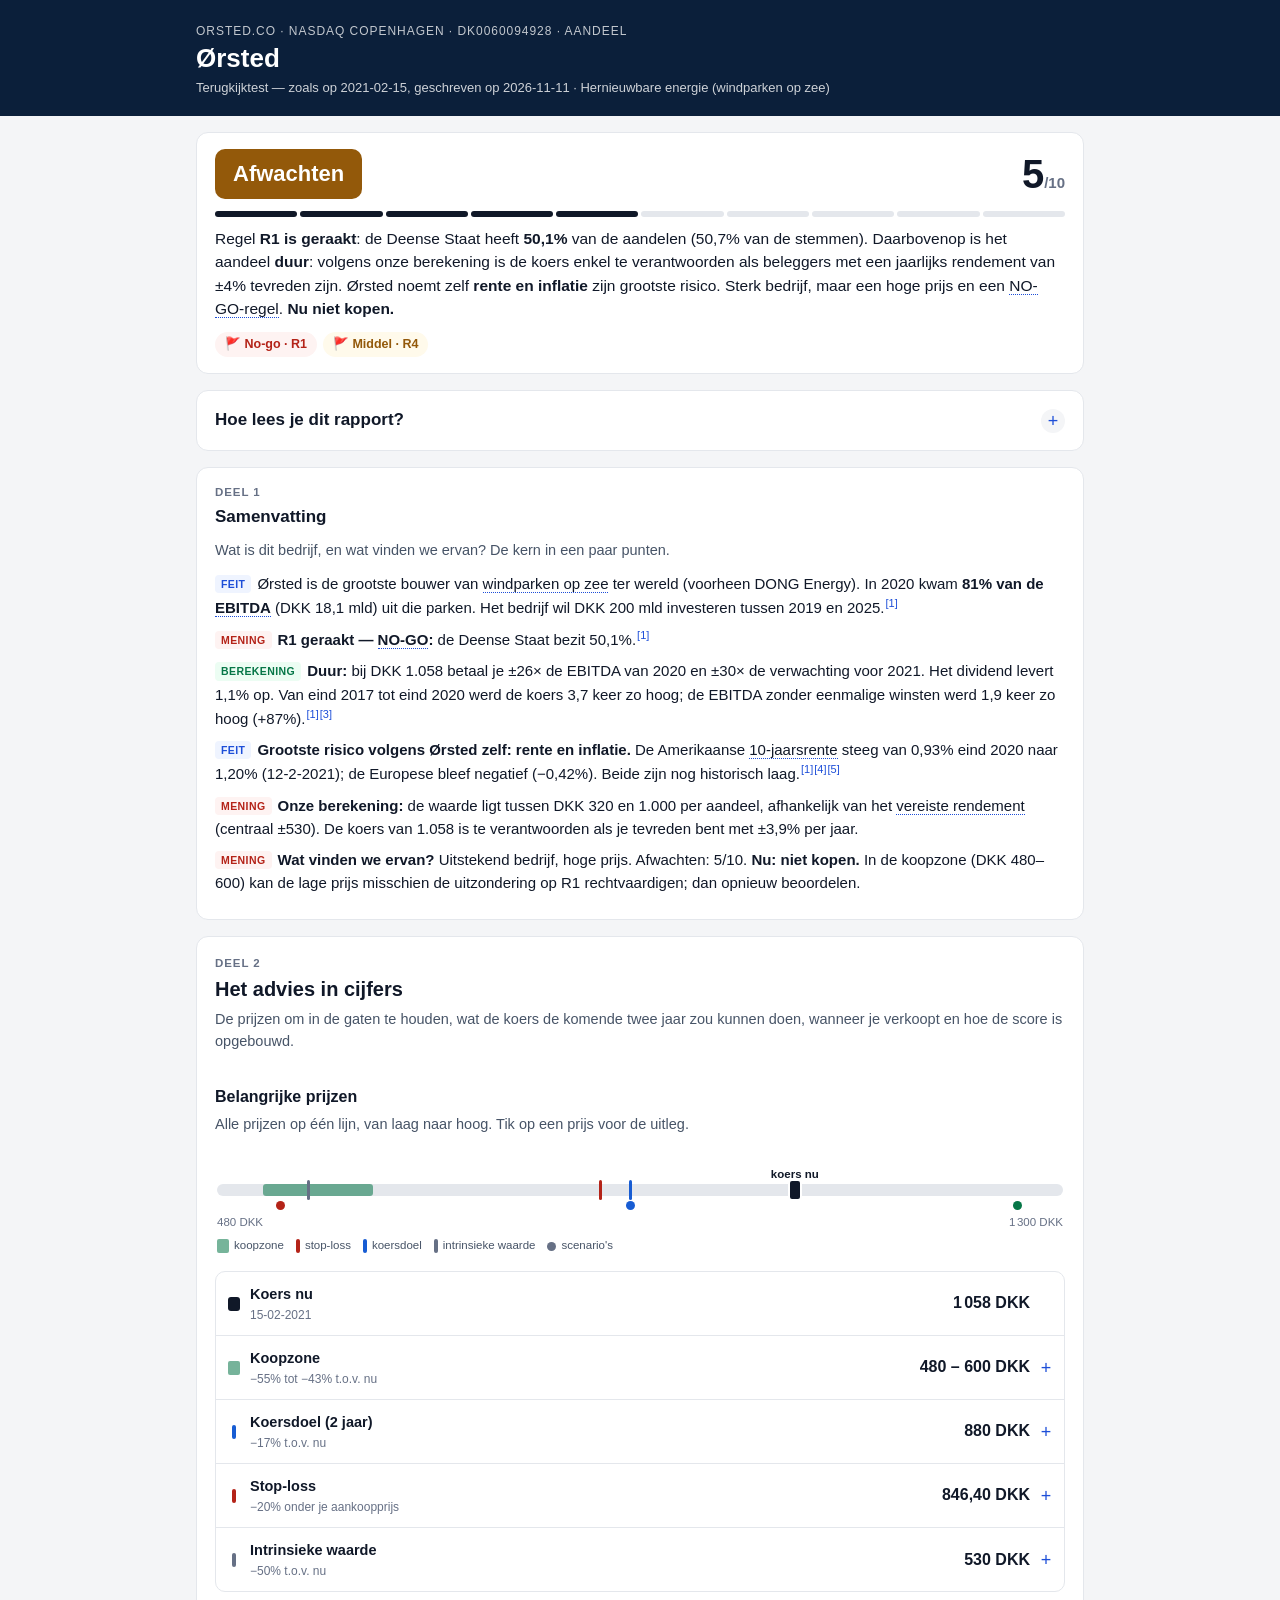
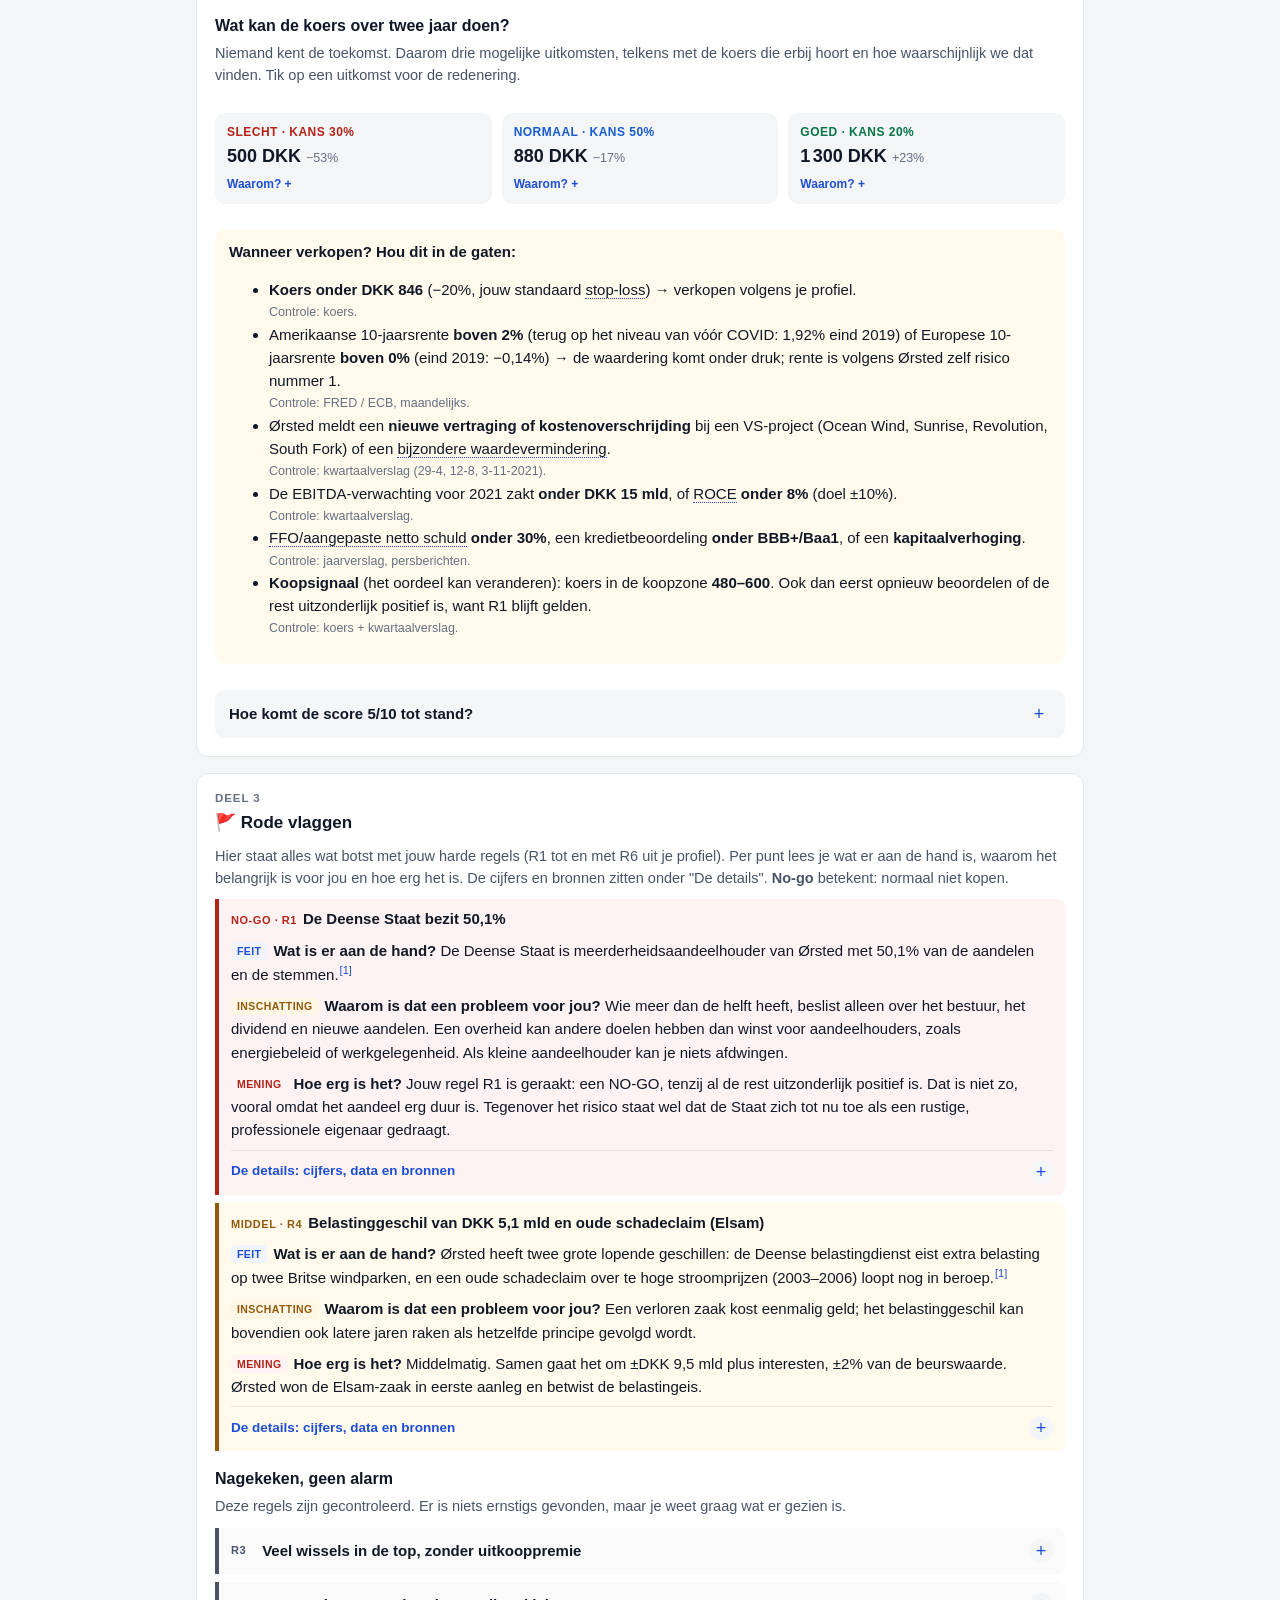
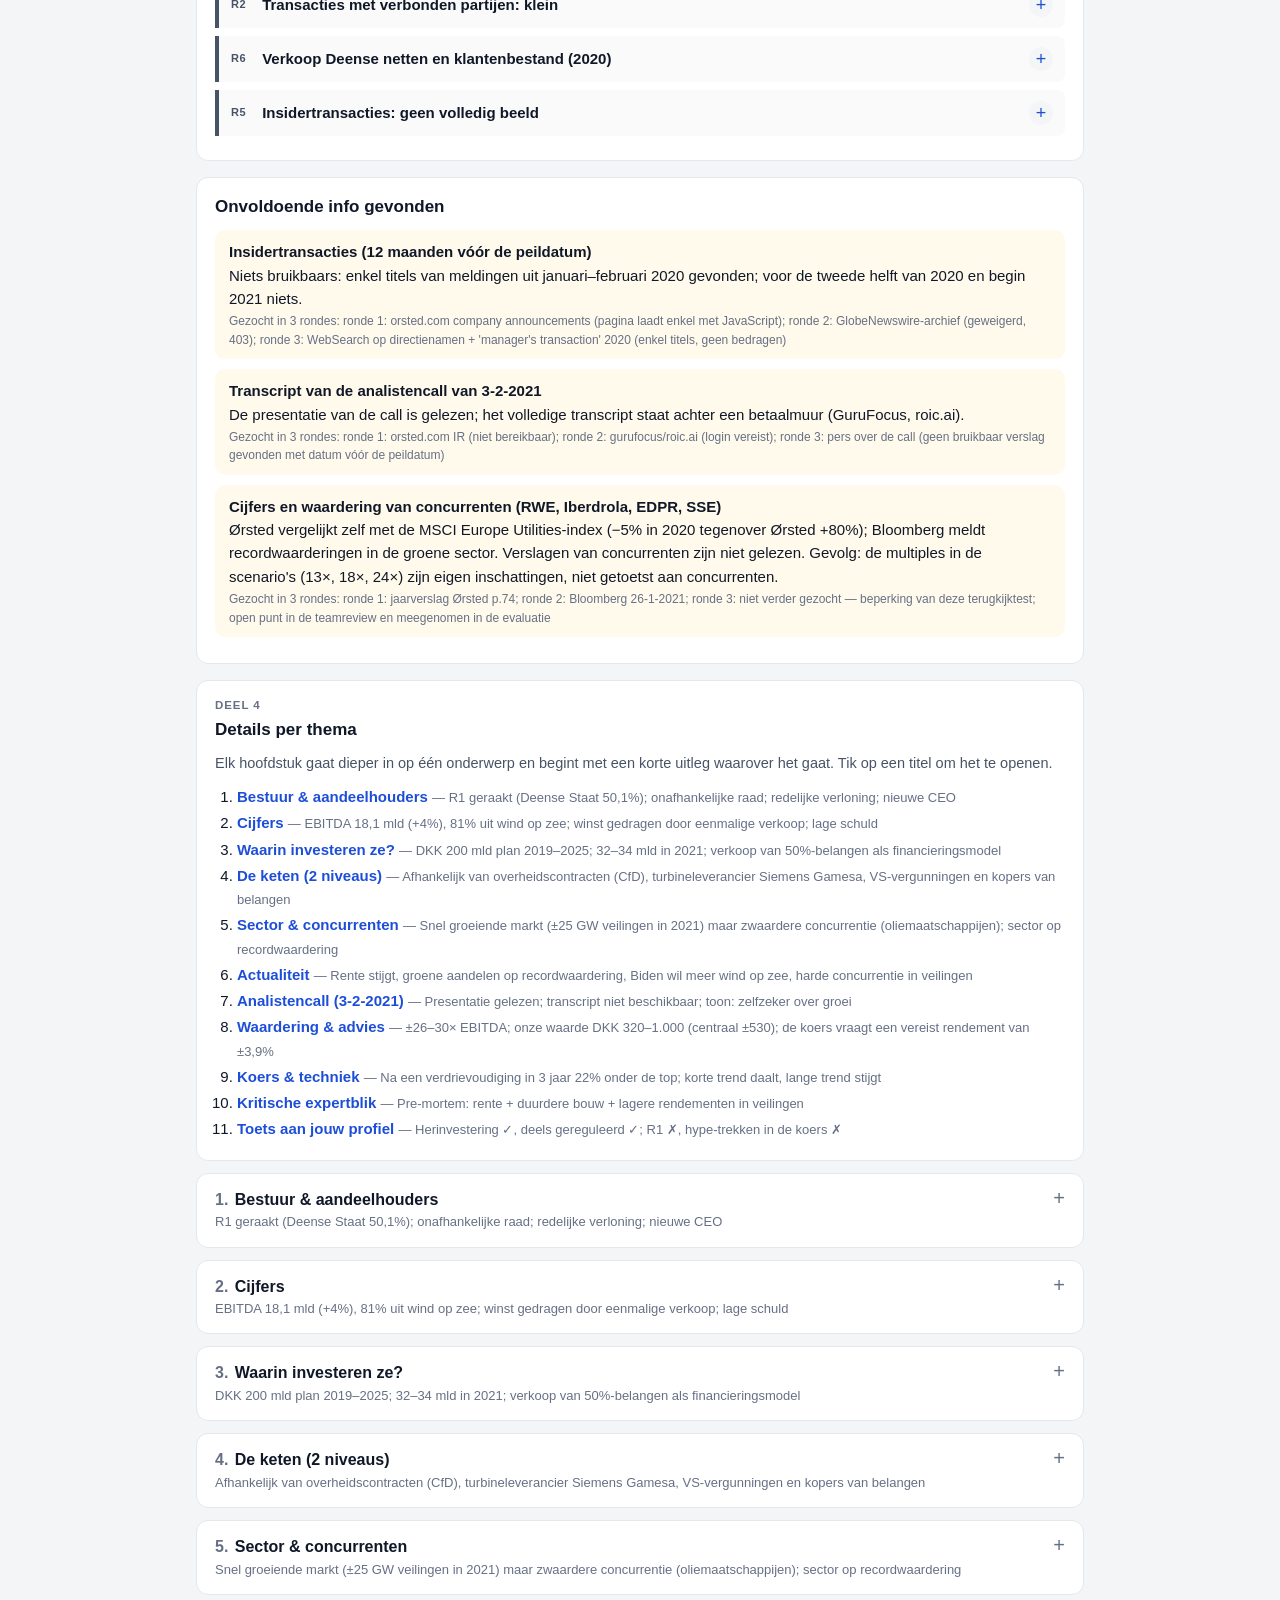
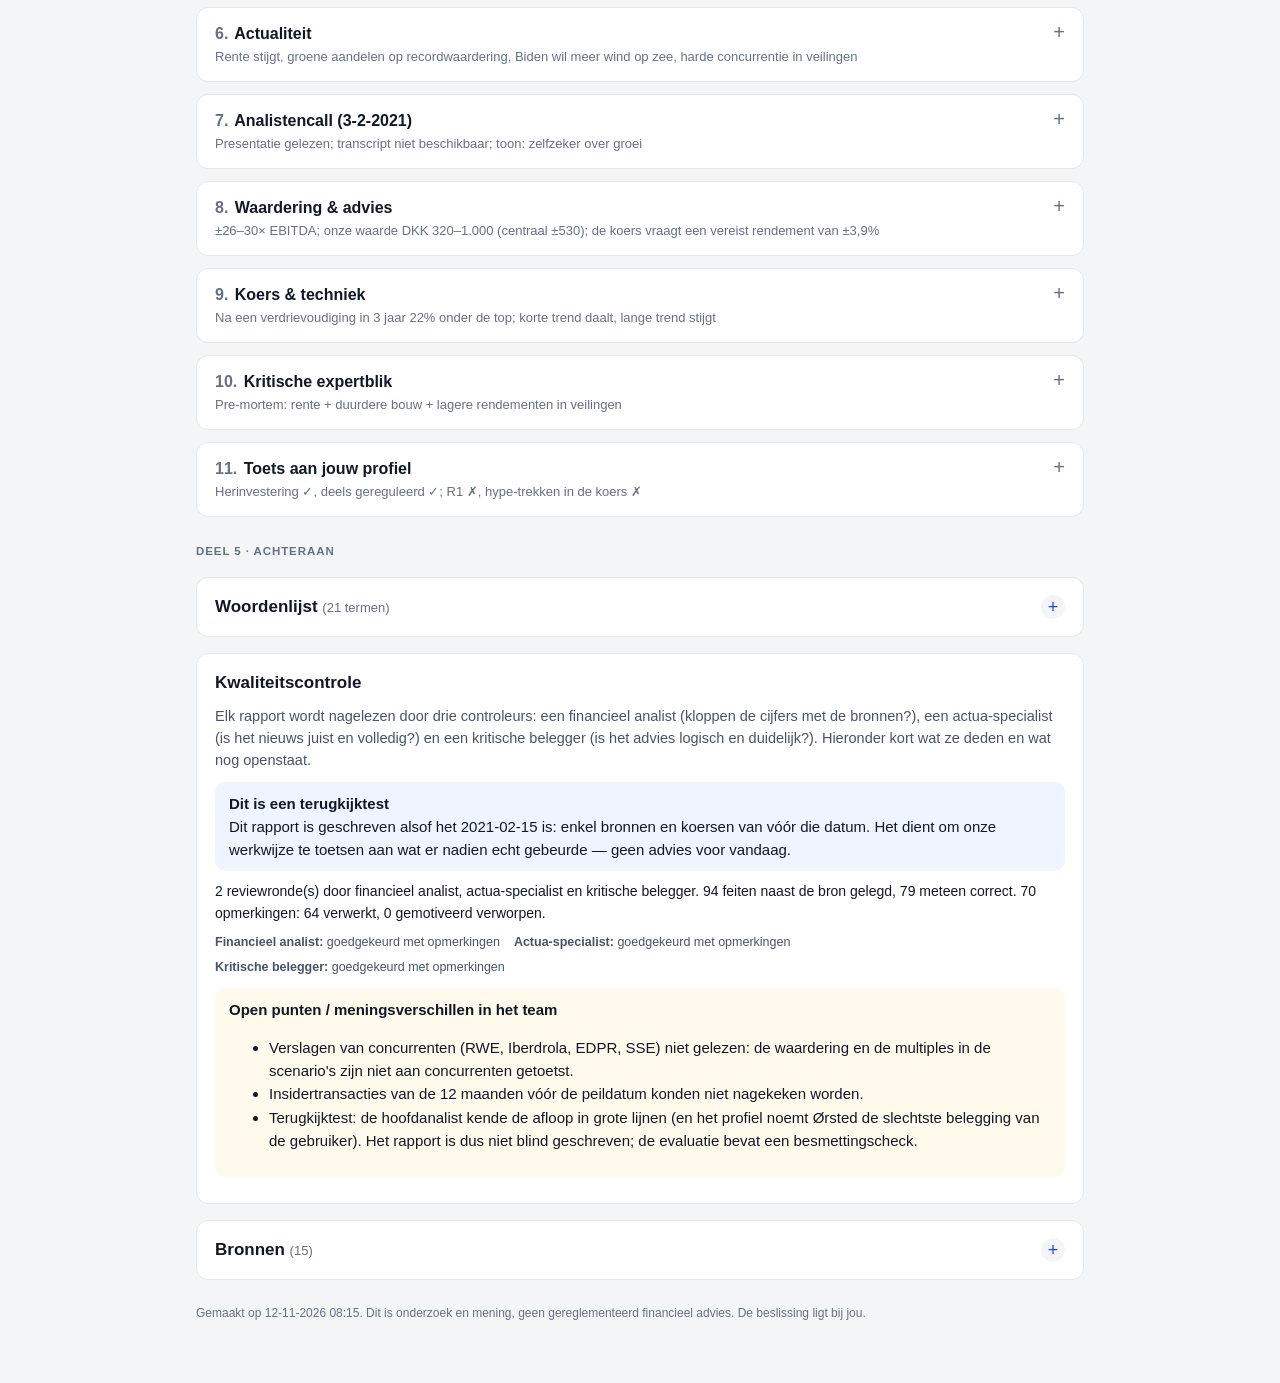
<file: terugkijk/ORSTED.CO/2021-02-15/rapport.html>
<!doctype html>
<html lang="nl">
<head>
<meta charset="utf-8">
<meta name="viewport" content="width=device-width, initial-scale=1">
<title>Ørsted – rapport 2026-11-11</title>
<style>:root {
  --bg: #f4f5f7;
  --vlak: #ffffff;
  --inkt: #101828;
  --inkt-2: #475467;
  --inkt-3: #667085;
  --rand: #e4e7ec;
  --kop: #0b1f3a;
  --accent: #1d4ed8;
  --feit: #1d4ed8;      --feit-bg: #eff4ff;
  --berek: #067647;     --berek-bg: #ecfdf3;
  --inschat: #93590a;   --inschat-bg: #fff7e6;
  --mening: #b42318;    --mening-bg: #fef3f2;
  --kopen: #067647; --houden: #175cd3; --verkopen: #b42318; --afwachten: #93590a; --onvoldoende: #475467;
  --nogo: #b42318; --hoog: #c4320a; --middel: #93590a; --info: #475467;
  --g-raster: #eaecf0; --g-as: #667085;
}
* { box-sizing: border-box; }
html { -webkit-text-size-adjust: 100%; }
body {
  margin: 0; background: var(--bg); color: var(--inkt);
  font: 15px/1.55 -apple-system, BlinkMacSystemFont, "Segoe UI", Roboto, "Helvetica Neue", Arial, sans-serif;
  font-variant-numeric: tabular-nums;
}
a { color: var(--accent); }
.pagina { max-width: 920px; margin: 0 auto; padding: 0 16px 48px; }

/* Kop */
.kop { background: var(--kop); color: #fff; padding: 22px 0 18px; }
.kop .pagina { padding-bottom: 0; }
.kop .ticker { font-size: 12px; letter-spacing: .08em; text-transform: uppercase; opacity: .75; }
.kop h1 { margin: 2px 0 4px; font-size: 26px; line-height: 1.2; font-weight: 650; }
.kop .sub { font-size: 13px; opacity: .8; }

/* Adviesblok */
.advies { display: grid; grid-template-columns: auto 1fr; gap: 16px 22px; align-items: center;
  background: var(--vlak); border: 1px solid var(--rand); border-radius: 12px; padding: 18px; margin-top: -1px; margin-top: 16px; }
.oordeel { font-size: 22px; font-weight: 700; color: #fff; padding: 10px 18px; border-radius: 10px; text-align: center; min-width: 140px; }
.oordeel small { display: block; font-size: 12px; font-weight: 500; opacity: .9; }
.oordeel.Kopen { background: var(--kopen); } .oordeel.Houden { background: var(--houden); }
.oordeel.Verkopen { background: var(--verkopen); } .oordeel.Afwachten { background: var(--afwachten); }
.oordeel.Onvoldoende { background: var(--onvoldoende); }
.advies .reden { font-size: 15px; }
.score { display: flex; gap: 3px; margin-top: 6px; }
.score i { width: 16px; height: 6px; border-radius: 3px; background: var(--rand); }
.score i.aan { background: var(--inkt); }
.cijferrij { grid-column: 1 / -1; display: grid; grid-template-columns: repeat(auto-fit, minmax(130px, 1fr)); gap: 10px; }
.tegel { border: 1px solid var(--rand); border-radius: 10px; padding: 10px 12px; }
.tegel .n { font-size: 12px; color: var(--inkt-3); }
.tegel .w { font-size: 18px; font-weight: 650; }
.tegel .t { font-size: 12px; color: var(--inkt-2); }
.scenarios { grid-column: 1 / -1; display: grid; grid-template-columns: repeat(3, 1fr); gap: 10px; }
.scenario { border-radius: 10px; padding: 10px 12px; background: var(--bg); }
.scenario .n { font-size: 12px; font-weight: 650; text-transform: uppercase; letter-spacing: .04em; }
.scenario.Slecht .n { color: var(--verkopen); } .scenario.Normaal .n { color: var(--houden); } .scenario.Goed .n { color: var(--kopen); }
.scenario .w { font-size: 18px; font-weight: 650; }
.scenario p { margin: 4px 0 0; font-size: 13px; color: var(--inkt-2); }

/* Blokken */
.kaart { background: var(--vlak); border: 1px solid var(--rand); border-radius: 12px; padding: 16px 18px; margin-top: 16px; }
.kaart > h2 { margin: 0 0 10px; font-size: 17px; }
.vlaggen .vlag { border-left: 4px solid var(--info); padding: 8px 12px; margin: 8px 0; background: #fafafa; border-radius: 0 8px 8px 0; }
.vlag.nogo { border-color: var(--nogo); background: #fef3f2; } .vlag.hoog { border-color: var(--hoog); background: #fff6ed; }
.vlag.middel { border-color: var(--middel); background: #fffaeb; }
.vlag .t { font-weight: 650; }
.vlag .e { font-size: 11px; font-weight: 700; text-transform: uppercase; letter-spacing: .05em; margin-right: 6px; }
.vlag.nogo .e { color: var(--nogo); } .vlag.hoog .e { color: var(--hoog); } .vlag.middel .e { color: var(--middel); } .vlag.info .e { color: var(--info); }
.geen-vlag { color: var(--berek); font-weight: 600; }

details.sectie { background: var(--vlak); border: 1px solid var(--rand); border-radius: 12px; margin-top: 12px; }
details.sectie > summary { cursor: pointer; list-style: none; padding: 14px 18px; font-weight: 650; font-size: 16px; display: flex; justify-content: space-between; gap: 12px; }
details.sectie > summary::-webkit-details-marker { display: none; }
details.sectie > summary::after { content: "+"; color: var(--inkt-3); font-weight: 400; font-size: 20px; line-height: 1; }
details.sectie[open] > summary::after { content: "–"; }
details.sectie > summary .kort { font-weight: 400; font-size: 13px; color: var(--inkt-3); display: block; }
details.sectie .inhoud { padding: 0 18px 16px; }

p.blok, li.blok { margin: 8px 0; }
ul.blokken { padding-left: 0; list-style: none; margin: 8px 0; }
ul.blokken li { padding-left: 0; }
.lab { display: inline-block; font-size: 10.5px; font-weight: 700; letter-spacing: .04em; text-transform: uppercase;
  padding: 1px 6px; border-radius: 4px; margin-right: 6px; vertical-align: 1px; }
.lab.feit { color: var(--feit); background: var(--feit-bg); }
.lab.berekening { color: var(--berek); background: var(--berek-bg); }
.lab.inschatting { color: var(--inschat); background: var(--inschat-bg); }
.lab.mening { color: var(--mening); background: var(--mening-bg); }
.blok.mening, .blok.inschatting { font-style: normal; }
a.ref { font-size: 11px; vertical-align: super; text-decoration: none; margin-left: 1px; }
a.ref::before { content: "["; } a.ref::after { content: "]"; }
.term { border-bottom: 1px dotted var(--inkt-3); }
.uitleg { color: var(--inkt-3); font-size: .92em; }
.kader { border-radius: 10px; padding: 10px 14px; margin: 10px 0; background: var(--feit-bg); }
.kader.waarschuwing { background: #fffaeb; } .kader.mening { background: var(--mening-bg); }
.kader .t { font-weight: 650; }
.kerncijfers { display: grid; grid-template-columns: repeat(auto-fit, minmax(150px, 1fr)); gap: 10px; margin: 10px 0; }
.trend.op { color: var(--berek); } .trend.neer { color: var(--mening); } .trend.gelijk { color: var(--inkt-3); }

table { border-collapse: collapse; width: 100%; font-size: 13.5px; }
th, td { text-align: right; padding: 6px 8px; border-bottom: 1px solid var(--rand); white-space: nowrap; }
th:first-child, td:first-child { text-align: left; white-space: normal; }
th { font-weight: 600; color: var(--inkt-2); font-size: 12.5px; }
.tabelwrap { overflow-x: auto; margin: 10px 0; }
.tabel-titel, .grafiek-titel { font-weight: 650; font-size: 14px; margin: 14px 0 4px; }
.bijschrift { font-size: 12px; color: var(--inkt-3); margin-top: 2px; }

/* Grafieken */
.grafiek-svg { width: 100%; max-width: 640px; height: auto; display: block; }
.g-raster { stroke: var(--g-raster); stroke-width: 1; }
.g-nul { stroke: var(--inkt-3); stroke-width: 1; }
.g-as { fill: var(--g-as); font-size: 13px; }
.g-ref { fill: var(--inkt-2); font-size: 13px; }
.g-legende { display: flex; flex-wrap: wrap; gap: 14px; font-size: 12.5px; color: var(--inkt-2); margin-top: 4px; }
.g-legende i { display: inline-block; width: 10px; height: 10px; border-radius: 3px; margin-right: 5px; vertical-align: -1px; }
details.g-tabel summary { font-size: 12px; color: var(--accent); cursor: pointer; margin-top: 4px; }

/* Bronnen */
ol.bronnen { padding-left: 22px; font-size: 13px; }
ol.bronnen li { margin: 4px 0; word-break: break-word; }
ol.bronnen .type { font-size: 10.5px; text-transform: uppercase; color: var(--inkt-3); letter-spacing: .04em; }
.legende-labels { font-size: 12.5px; color: var(--inkt-2); display: flex; flex-wrap: wrap; gap: 6px 14px; }
.voet { font-size: 12px; color: var(--inkt-3); margin-top: 24px; }

@media (max-width: 600px) {
  body { font-size: 14.5px; }
  .kop h1 { font-size: 22px; }
  .advies { grid-template-columns: 1fr; }
  .oordeel { min-width: 0; }
  .scenarios { grid-template-columns: 1fr; }
  .kaart, details.sectie > summary, details.sectie .inhoud { padding-left: 14px; padding-right: 14px; }
}
@media print {
  body { background: #fff; font-size: 11.5px; }
  .kop { -webkit-print-color-adjust: exact; print-color-adjust: exact; }
  .kaart, details.sectie, .advies { border-color: #d0d5dd; }
  .kop { margin: 0; }
  details.g-tabel { display: none; }
  .pagina { max-width: none; }
}

/* Structuur */
.tussentitel { font-size: 14.5px; margin: 18px 0 6px; padding-bottom: 4px; border-bottom: 1px solid var(--rand); color: var(--kop); }
details.sectie > summary .nr { color: var(--inkt-3); font-weight: 600; margin-right: 2px; }
.inhoudstafel ol { margin: 0; padding-left: 22px; }
.inhoudstafel li { margin: 3px 0; }
.inhoudstafel a { text-decoration: none; font-weight: 600; }
.inhoudstafel .kort { color: var(--inkt-3); font-size: 13px; }
@media print {
  .kaart > h2, .tussentitel, .grafiek-titel, .tabel-titel { break-after: avoid; }
  details.sectie > summary { font-size: 17px; border-bottom: 2px solid var(--kop); margin: 0 18px; padding: 14px 0 6px; }
  details.sectie > summary::after { content: none; }
  details.sectie .inhoud { padding-top: 8px; }
  p, li { orphans: 1; widows: 1; }
}
dl.woorden { margin: 0; display: grid; grid-template-columns: max-content 1fr; gap: 4px 14px; font-size: 13.5px; }
dl.woorden dt { font-weight: 650; } dl.woorden dd { margin: 0; color: var(--inkt-2); }
@media (max-width: 600px) { dl.woorden { grid-template-columns: 1fr; } dl.woorden dd { margin-bottom: 6px; } }

/* uitleg: inleiding/overgang zonder label */
.leestekst { margin: 8px 0 10px; line-height: 1.55; }

/* scoreopbouw */
.scoreopbouw { grid-column: 1 / -1; background: var(--bg); border-radius: 10px; padding: 12px 14px; }
.so-titel { font-weight: 650; margin-bottom: 4px; }
.so-intro { margin: 0 0 8px; font-size: 14px; color: var(--inkt-3); }
.so-rij { padding: 8px 0; border-top: 1px solid rgba(0,0,0,.06); }
.so-kop { display: flex; justify-content: space-between; gap: 8px; font-size: 14px; }
.so-naam { font-weight: 600; }
.so-p { font-weight: 700; white-space: nowrap; }
.so-balk { height: 6px; background: rgba(0,0,0,.08); border-radius: 3px; margin: 5px 0; overflow: hidden; }
.so-balk i { display: block; height: 100%; background: var(--afwachten, #b54708); border-radius: 3px; }
.so-uitleg { font-size: 13px; line-height: 1.45; color: var(--inkt-3); }
.so-corr .so-p { color: #b42318; }
.so-som { font-size: 14px; padding: 8px 0 2px; border-top: 1px solid rgba(0,0,0,.12); }
.so-som.totaal { font-size: 15px; }

/* opbouw en leeswijzer */
.vol { grid-column: 1 / -1; }
.deel { font-size: 11.5px; font-weight: 650; letter-spacing: .08em; text-transform: uppercase; color: var(--inkt-3); margin-bottom: 2px; }
.deel-intro { margin: 4px 0 10px; font-size: 14.5px; line-height: 1.5; color: var(--inkt-2, #344054); }
.advies h2 { margin: 0; font-size: 20px; }
.sub-titel { font-weight: 650; font-size: 16px; margin-top: 6px; }
.opbouw { margin: 4px 0 6px; padding-left: 20px; line-height: 1.5; font-size: 14.5px; }
.opbouw li { margin: 4px 0; }
.achteraan-kop { margin: 26px 0 4px; }

/* ---------- Uitklappers, termknoppen, prijsbalk (2026-11) ---------- */
/* Oordeel bovenaan */
.kort-oordeel { background: var(--vlak); border: 1px solid var(--rand); border-radius: 12px; padding: 16px 18px; margin-top: 16px; }
.ko-kop { display: flex; align-items: center; justify-content: space-between; gap: 12px; }
.kort-oordeel .oordeel { min-width: 0; padding: 8px 18px; }
.ko-score { font-weight: 800; line-height: 1; white-space: nowrap; }
.ko-score b { font-size: 40px; } .ko-score small { font-size: 15px; color: var(--inkt-3); font-weight: 600; }
.kort-oordeel .score { margin: 12px 0 10px; } .kort-oordeel .score i { flex: 1; }
.kort-oordeel .reden { font-size: 15.5px; line-height: 1.5; }
.ko-vlaggen { display: flex; flex-wrap: wrap; gap: 6px; margin-top: 12px; }
.ko-vlag { font-size: 12.5px; font-weight: 650; text-decoration: none; padding: 3px 10px; border-radius: 999px; background: #fffaeb; color: var(--middel); }
.ko-vlag.nogo { background: #fef3f2; color: var(--nogo); } .ko-vlag.hoog { background: #fff6ed; color: var(--hoog); }

/* Algemene uitklapper */
details.uitklap > summary { cursor: pointer; list-style: none; display: flex; justify-content: space-between; align-items: center; gap: 10px; }
details.uitklap > summary::-webkit-details-marker { display: none; }
details.uitklap > summary::after { content: "+"; flex: none; width: 24px; height: 24px; border-radius: 50%; background: var(--bg); color: var(--accent);
  display: grid; place-items: center; font-size: 18px; font-weight: 500; line-height: 1; }
details.uitklap[open] > summary::after { content: "–"; }
details.kaart.uitklap > summary h2 { margin: 0; font-size: 17px; }
details.kaart.uitklap > summary h2 small { font-weight: 400; font-size: 13px; color: var(--inkt-3); }
details.kaart.uitklap[open] > summary { margin-bottom: 10px; }
summary:focus-visible, .term:focus-visible { outline: 2px solid var(--accent); outline-offset: 2px; border-radius: 4px; }

/* Tussentitels binnen een hoofdstuk */
details.onderdeel { border-top: 1px solid var(--rand); }
details.onderdeel:last-of-type { border-bottom: 1px solid var(--rand); }
details.onderdeel > summary { padding: 12px 0; font-weight: 650; font-size: 15px; color: var(--kop); }
details.onderdeel[open] { padding-bottom: 10px; }
details.onderdeel[open] > summary { color: var(--accent); }

/* Vakterm = knop, uitleg klapt open */
.term { border-bottom: 1.5px dotted var(--accent); cursor: pointer; }
.term.open { background: var(--feit-bg); border-bottom-style: solid; }
.uitleg { display: none; }
.term.open + .uitleg { display: inline; margin-left: 4px; padding: 2px 7px; border-radius: 6px; background: var(--feit-bg);
  -webkit-box-decoration-break: clone; box-decoration-break: clone;
  color: var(--inkt-2); font-size: .93em; font-weight: 400; font-style: normal; }
.term.open + .uitleg::before { content: "= "; font-weight: 650; color: var(--accent); }

/* Kerncijfer met uitleg */
details.tegel.meer > summary { cursor: pointer; list-style: none; }
details.tegel.meer > summary::-webkit-details-marker { display: none; }
.meer-knop { display: inline-block; margin-top: 6px; font-size: 12px; font-weight: 650; color: var(--accent); }
.meer-knop::after { content: " +"; } details.tegel[open] .meer-knop::after { content: " –"; }
details.tegel[open] { grid-column: 1 / -1; background: var(--bg); }
.meer-inhoud { border-top: 1px solid var(--rand); margin-top: 8px; padding-top: 2px; }
.meer-inhoud p { margin: 8px 0 0; font-size: 13.5px; line-height: 1.5; color: var(--inkt-2); }
.beoordeling { display: inline-flex; align-items: center; gap: 5px; margin-top: 5px; margin-right: 8px; font-size: 11.5px; font-weight: 700; text-transform: uppercase; letter-spacing: .04em; }
.beoordeling i { width: 8px; height: 8px; border-radius: 50%; background: currentColor; }
.beoordeling.goed { color: var(--kopen); } .beoordeling.normaal { color: var(--inkt-3); } .beoordeling.zwak { color: var(--verkopen); }

/* Prijsbalk */
.prijsbalk { padding: 4px 2px 0; }
.pb-boven, .pb-onder { position: relative; height: 18px; }
.pb-nu-label { position: absolute; transform: translateX(-50%); font-size: 11.5px; font-weight: 700; white-space: nowrap; }
.pb-spoor { position: relative; height: 12px; border-radius: 6px; background: var(--rand); }
.pb-zone { position: absolute; top: 0; bottom: 0; background: var(--kopen); opacity: .55; border-radius: 3px; }
.pb-streep { position: absolute; top: -4px; bottom: -4px; width: 3px; margin-left: -1.5px; border-radius: 2px; }
.pb-streep.stop, .k.stop { background: var(--verkopen); } .pb-streep.doel, .k.doel { background: var(--houden); } .pb-streep.iw, .k.iw { background: var(--inkt-3); }
.pb-nu { position: absolute; top: -5px; width: 14px; height: 22px; margin-left: -7px; border-radius: 4px; background: var(--inkt); border: 2px solid var(--vlak); }
.pb-bol { position: absolute; top: 5px; width: 9px; height: 9px; margin-left: -4.5px; border-radius: 50%; }
.pb-bol.Slecht { background: var(--verkopen); } .pb-bol.Normaal { background: var(--houden); } .pb-bol.Goed { background: var(--kopen); }
.pb-as { display: flex; justify-content: space-between; font-size: 11.5px; color: var(--inkt-3); }
.pb-legende { display: flex; flex-wrap: wrap; gap: 4px 12px; margin-top: 6px; font-size: 11.5px; color: var(--inkt-2); }
.pb-legende span { display: inline-flex; align-items: center; gap: 5px; }
.k { display: inline-block; flex: none; width: 4px; height: 14px; border-radius: 2px; }
.k.zone { width: 12px; background: var(--kopen); opacity: .55; } .k.nu { width: 10px; background: var(--inkt); border-radius: 3px; }
.k.bol { width: 9px; height: 9px; border-radius: 50%; background: var(--inkt-3); }

/* Prijzen als uitklapbare rijen */
.prijzen { border: 1px solid var(--rand); border-radius: 10px; overflow: hidden; }
.prijs + .prijs { border-top: 1px solid var(--rand); }
.p-rij { display: flex; align-items: center; gap: 10px; padding: 11px 12px; list-style: none; }
.p-rij::-webkit-details-marker { display: none; }
summary.p-rij { cursor: pointer; }
summary.p-rij::after { content: "+"; color: var(--accent); font-size: 18px; line-height: 1; width: 12px; text-align: center; }
details.prijs[open] > summary.p-rij::after { content: "–"; }
div.prijs .p-rij::after { content: ""; width: 12px; }
.p-rij .k { width: 12px; } .p-rij .k.stop, .p-rij .k.doel, .p-rij .k.iw { width: 4px; margin: 0 4px; }
.p-naam { flex: 1; font-weight: 600; font-size: 14.5px; }
.p-naam small { display: block; font-weight: 400; font-size: 12px; color: var(--inkt-3); }
.p-w { font-weight: 700; font-size: 16px; white-space: nowrap; }
details.prijs > p { margin: 0; padding: 0 12px 12px 34px; font-size: 13.5px; line-height: 1.5; color: var(--inkt-2); }

/* Scenario's uitklapbaar */
details.scenario > summary { cursor: pointer; list-style: none; display: grid; gap: 2px; }
details.scenario > summary::-webkit-details-marker { display: none; }
details.scenario .w small { font-size: 12.5px; font-weight: 500; color: var(--inkt-3); }
details.scenario > summary::after { content: "Waarom? +"; font-size: 12px; font-weight: 650; color: var(--accent); margin-top: 2px; }
details.scenario[open] > summary::after { content: "Waarom? –"; }

/* Scoreopbouw + vlaggen */
details.scoreopbouw > summary .so-titel { margin: 0; }
details.scoreopbouw[open] > summary { margin-bottom: 6px; }
details.vlag-details { margin-top: 8px; border-top: 1px solid rgba(0,0,0,.08); }
details.vlag-details > summary { padding: 9px 0 3px; font-size: 13.5px; font-weight: 650; color: var(--accent); }
.nagekeken { margin-top: 16px; }
details.vlag.info > summary { padding: 3px 0; }
details.vlag.info > summary .t { flex: 1; }
.kader li em, .kader em { display: block; font-style: normal; font-size: 12.5px; color: var(--inkt-3); margin-top: 2px; }
ul.opbouw { list-style: disc; }

@media print {
  .uitleg { display: inline !important; color: var(--inkt-3); font-size: .92em; }
  .uitleg::before { content: " (" !important; font-weight: 400 !important; color: inherit !important; } .uitleg::after { content: ")"; }
  .term { border-bottom: 1px dotted var(--inkt-3); }
  details.uitklap > summary::after, summary.p-rij::after, details.scenario > summary::after, .meer-knop { display: none !important; content: none !important; }
  details.onderdeel { border: 0 !important; }
  details.onderdeel > summary { font-size: 13.5px; border-bottom: 1px solid var(--rand); padding: 12px 0 4px; break-after: avoid; }
  details.vlag-details > summary { display: none; }
  .kort-oordeel, .prijzen, details.tegel[open] { border-color: #d0d5dd; }
  .oordeel, .pb-spoor, .pb-zone, .pb-streep, .pb-nu, .pb-bol, .k, .beoordeling i, .ko-vlag { -webkit-print-color-adjust: exact; print-color-adjust: exact; }
}

ol.bronnen .type.zwak { color: var(--mening); background: var(--mening-bg); padding: 1px 5px; border-radius: 4px; }

/* Aandeelhoudersbalk */
.ah-balk { margin: 8px 0 12px; }
.ah-spoor { position: relative; display: flex; height: 22px; border-radius: 6px; overflow: visible; background: var(--rand); margin-top: 22px; }
.ah-spoor i { display: block; height: 100%; border-right: 2px solid var(--vlak); }
.ah-spoor i:first-child { border-radius: 6px 0 0 6px; } .ah-spoor i:last-of-type { border-radius: 0 6px 6px 0; border-right: 0; }
.ah-spoor i.top, .k.ah-top { background: var(--nogo); } .ah-spoor i.ander, .k.ah-ander { background: var(--houden); }
.ah-spoor i.eigen, .k.ah-eigen { background: var(--inkt-3); } .ah-spoor i.vrij, .k.ah-vrij { background: #cfd4dc; }
.k.ah-top, .k.ah-ander, .k.ah-eigen, .k.ah-vrij { width: 12px; height: 12px; border-radius: 3px; }
.ah-grens { position: absolute; top: -6px; bottom: -6px; width: 2px; background: var(--inkt); }
.ah-grens span { position: absolute; bottom: 100%; left: 50%; transform: translateX(-50%); font-size: 11px; font-weight: 700; white-space: nowrap; padding-bottom: 1px; }

/* Ketenschema */
.keten { margin: 6px 0 4px; }
.kt-centrum { display: inline-block; background: var(--kop); color: #fff; font-weight: 700; padding: 7px 14px; border-radius: 10px; }
.kt-takken { list-style: none; margin: 0 0 0 16px; padding: 10px 0 0 16px; border-left: 2px solid var(--rand); display: grid; gap: 10px; }
.kt-takken > li { position: relative; }
.kt-takken > li::before { content: ""; position: absolute; left: -16px; top: 18px; width: 14px; border-top: 2px solid var(--rand); }
.kt-tak { border: 1px solid var(--rand); border-radius: 10px; padding: 8px 12px; background: var(--vlak); }
.kt-gewicht { float: right; margin-left: 8px; font-size: 12px; font-weight: 700; color: var(--accent); background: var(--feit-bg); padding: 1px 8px; border-radius: 999px; }
.kt-uitleg { font-size: 13px; color: var(--inkt-2); margin-top: 2px; }
.kt-onder { list-style: none; margin: 6px 0 0 14px; padding: 0 0 0 12px; border-left: 2px dotted var(--rand); font-size: 13px; color: var(--inkt-2); display: grid; gap: 4px; }
@media print { .ah-spoor i, .ah-grens, .kt-centrum, .kt-gewicht { -webkit-print-color-adjust: exact; print-color-adjust: exact; } .keten { break-inside: avoid; } }
</style>
</head>
<body><header class="kop"><div class="pagina">
  <div class="ticker">ORSTED.CO · Nasdaq Copenhagen · DK0060094928 · AANDEEL</div>
  <h1>Ørsted</h1>
  <div class="sub">Terugkijktest — zoals op 2021-02-15, geschreven op 2026-11-11 · Hernieuwbare energie (windparken op zee)</div>
</div></header>

<main class="pagina"><section class="pdf-blok kort-oordeel" id="oordeel">
    <div class="ko-kop">
      <div class="oordeel Afwachten">Afwachten</div><div class="ko-score" aria-label="score 5 op 10"><b>5</b><small>/10</small></div>
    </div><div class="score" aria-hidden="true"><i class="aan"></i><i class="aan"></i><i class="aan"></i><i class="aan"></i><i class="aan"></i><i class=""></i><i class=""></i><i class=""></i><i class=""></i><i class=""></i></div>
    <div class="reden">Regel <strong>R1 is geraakt</strong>: de Deense Staat heeft <strong>50,1%</strong> van de aandelen (50,7% van de stemmen). Daarbovenop is het aandeel <strong>duur</strong>: volgens onze berekening is de koers enkel te verantwoorden als beleggers met een jaarlijks rendement van ±4% tevreden zijn. Ørsted noemt zelf <strong>rente en inflatie</strong> zijn grootste risico. Sterk bedrijf, maar een hoge prijs en een <span class="term" tabindex="0" role="button" aria-expanded="false">NO-GO-regel</span><span class="uitleg">jouw harde regel R1: niet kopen als één partij meer dan 49% heeft</span>. <strong>Nu niet kopen.</strong></div><div class="ko-vlaggen"><a class="ko-vlag nogo" href="#vlaggen">🚩 No-go · R1</a><a class="ko-vlag middel" href="#vlaggen">🚩 Middel · R4</a></div>
  </section>

  <details class="pdf-blok kaart leeswijzer uitklap">
    <summary><h2>Hoe lees je dit rapport?</h2></summary>
    <p class="deel-intro">Het rapport gaat van kort naar uitgebreid. Bovenaan staat de conclusie; wil je weten waarom, lees dan verder of klap de details open.</p>
    <ul class="opbouw">
      <li><strong>Onderlijnd woord</strong> — tik erop en je krijgt de uitleg van die vakterm.</li>
      <li><strong>Vakje met "Uitleg"</strong> — tik op een cijfer om te lezen wat het is, hoe het berekend is en of het goed of slecht is.</li>
      <li><strong>Titel met een +</strong> — tik om dat stuk open te klappen.</li>
    </ul>
    <ol class="opbouw">
      <li><strong>Samenvatting</strong> — wat is dit bedrijf en wat vinden we ervan, op één scherm.</li>
      <li><strong>Het advies in cijfers</strong> — tegen welke prijs kopen, het koersdoel, wanneer verkopen, drie mogelijke uitkomsten voor de koers en hoe de score tot stand komt.</li>
      <li><strong>Rode vlaggen</strong> — wat botst met jouw harde regels.</li>
      <li><strong>Details per thema</strong> — 11 hoofdstukken om open te klappen, met alle cijfers, uitleg en bronnen.</li>
      <li><strong>Achteraan</strong> — woordenlijst, kwaliteitscontrole en bronnenlijst.</li>
    </ol>
    <p class="deel-intro" style="margin-top:10px">Elk stuk tekst krijgt een label, zodat je weet hoe zeker het is:</p>
    <div class="legende-labels">
      <span><span class="lab feit">Feit</span>uit een bron, met verwijzing</span>
      <span><span class="lab berekening">Berekening</span>zelf berekend uit feiten</span>
      <span><span class="lab inschatting">Inschatting</span>verwachting, kan anders uitdraaien</span>
      <span><span class="lab mening">Mening</span>oordeel van de analist</span>
    </div>
  </details>

  <section class="pdf-blok kaart" id="samenvatting">
    <div class="deel">Deel 1</div>
    <h2>Samenvatting</h2>
    <p class="deel-intro">Wat is dit bedrijf, en wat vinden we ervan? De kern in een paar punten.</p><p class="blok feit"><span class="lab feit">Feit</span>Ørsted is de grootste bouwer van <span class="term" tabindex="0" role="button" aria-expanded="false">windparken op zee</span><span class="uitleg">grote windturbines in zee, ver van de kust</span> ter wereld (voorheen DONG Energy). In 2020 kwam <strong>81% van de <span class="term" tabindex="0" role="button" aria-expanded="false">EBITDA</span><span class="uitleg">winst vóór rente, belastingen en afschrijvingen</span></strong> (DKK 18,1 mld) uit die parken. Het bedrijf wil DKK 200 mld investeren tussen 2019 en 2025.<a class="ref" href="#bron-1">1</a></p><p class="blok mening"><span class="lab mening">Mening</span><strong>R1 geraakt — <span class="term" tabindex="0" role="button" aria-expanded="false">NO-GO</span><span class="uitleg">volgens jouw harde regels: niet kopen, tenzij al de rest uitzonderlijk goed is</span>:</strong> de Deense Staat bezit 50,1%.<a class="ref" href="#bron-1">1</a></p><p class="blok berekening"><span class="lab berekening">Berekening</span><strong>Duur:</strong> bij DKK 1.058 betaal je ±26× de EBITDA van 2020 en ±30× de verwachting voor 2021. Het dividend levert 1,1% op. Van eind 2017 tot eind 2020 werd de koers 3,7 keer zo hoog; de EBITDA zonder eenmalige winsten werd 1,9 keer zo hoog (+87%).<a class="ref" href="#bron-1">1</a><a class="ref" href="#bron-3">3</a></p><p class="blok feit"><span class="lab feit">Feit</span><strong>Grootste risico volgens Ørsted zelf: rente en inflatie.</strong> De Amerikaanse <span class="term" tabindex="0" role="button" aria-expanded="false">10-jaarsrente</span><span class="uitleg">de rente op een Amerikaanse staatslening van 10 jaar, maatstaf voor de prijs van geld</span> steeg van 0,93% eind 2020 naar 1,20% (12-2-2021); de Europese bleef negatief (−0,42%). Beide zijn nog historisch laag.<a class="ref" href="#bron-1">1</a><a class="ref" href="#bron-4">4</a><a class="ref" href="#bron-5">5</a></p><p class="blok mening"><span class="lab mening">Mening</span><strong>Onze berekening:</strong> de waarde ligt tussen DKK 320 en 1.000 per aandeel, afhankelijk van het <span class="term" tabindex="0" role="button" aria-expanded="false">vereiste rendement</span><span class="uitleg">hoeveel procent per jaar beleggers minstens willen verdienen</span> (centraal ±530). De koers van 1.058 is te verantwoorden als je tevreden bent met ±3,9% per jaar.</p><p class="blok mening"><span class="lab mening">Mening</span><strong>Wat vinden we ervan?</strong> Uitstekend bedrijf, hoge prijs. Afwachten: 5/10. <strong>Nu: niet kopen.</strong> In de koopzone (DKK 480–600) kan de lage prijs misschien de uitzondering op R1 rechtvaardigen; dan opnieuw beoordelen.</p>
  </section>

  <section class="advies" id="advies">
    <div class="vol">
      <div class="deel">Deel 2</div>
      <h2>Het advies in cijfers</h2>
      <p class="deel-intro">De prijzen om in de gaten te houden, wat de koers de komende twee jaar zou kunnen doen, wanneer je verkoopt en hoe de score is opgebouwd.</p>
    </div>
    <div class="vol">
      <div class="sub-titel">Belangrijke prijzen</div>
      <p class="deel-intro">Alle prijzen op één lijn, van laag naar hoog. Tik op een prijs voor de uitleg.</p>
    </div>
    <div class="vol prijsbalk" role="img" aria-label="Prijzen op een schaal van 480 tot 1 300 DKK">
      <div class="pb-boven"><span class="pb-nu-label" style="left: 68.3%">koers nu</span></div>
      <div class="pb-spoor"><i class="pb-zone" style="left: 5.4%; width: 13.0%"></i><i class="pb-streep stop" style="left: 45.3%"></i><i class="pb-streep doel" style="left: 48.9%"></i><i class="pb-streep iw" style="left: 10.8%"></i>
        <i class="pb-nu" style="left: 68.3%"></i>
      </div>
      <div class="pb-onder"><i class="pb-bol Slecht" style="left: 7.5%"></i><i class="pb-bol Normaal" style="left: 48.9%"></i><i class="pb-bol Goed" style="left: 94.6%"></i></div>
      <div class="pb-as"><span>480 DKK</span><span>1 300 DKK</span></div>
      <div class="pb-legende"><span><i class="k zone"></i>koopzone</span><span><i class="k stop"></i>stop-loss</span><span><i class="k doel"></i>koersdoel</span><span><i class="k iw"></i>intrinsieke waarde</span><span><i class="k bol"></i>scenario's</span></div>
    </div>
    <div class="vol prijzen">
      <div class="prijs"><div class="p-rij"><i class="k nu"></i><span class="p-naam">Koers nu <small>15-02-2021</small></span><span class="p-w">1 058 DKK</span></div></div>
      <details class="prijs"><summary class="p-rij"><i class="k zone"></i><span class="p-naam">Koopzone <small>−55% tot −43% t.o.v. nu</small></span><span class="p-w">480 – 600 DKK</span></summary>
        <p>De prijs waarbij kopen aantrekkelijk wordt: het mogelijke rendement weegt dan op tegen het risico. Staat de koers erboven, dan betaal je meer dan wij verantwoord vinden.</p></details>
      <details class="prijs"><summary class="p-rij"><i class="k doel"></i><span class="p-naam">Koersdoel (2 jaar) <small>−17% t.o.v. nu</small></span><span class="p-w">880 DKK</span></summary>
        <p>Waar de koers volgens het normale scenario binnen twee jaar zou staan. Het is een inschatting, geen belofte. Onderbouwing: normaal scenario, begin 2023: Ørsted haalt zijn eigen doel (±24 mld EBITDA), de markt betaalt ±18× die winst (eigen inschatting). Dat is −17% t.o.v. de koers nu; met dividend (±1,1–1,3% per jaar) verwacht rendement over 2 jaar ±−14%..</p></details>
      <details class="prijs"><summary class="p-rij"><i class="k stop"></i><span class="p-naam">Stop-loss <small>−20% onder je aankoopprijs</small></span><span class="p-w">846,40 DKK</span></summary>
        <p>De koers waarop je verkoopt om een groter verlies te vermijden. Die hangt af van de prijs waartegen jij koopt. Standaard −20% t.o.v. de koers van 15-02-2021 (1.058), zoals in jouw profiel. Dit geldt enkel voor wie het aandeel al heeft of toch koopt; het advies is niet kopen. Ter info: het dichtstbijzijnde sterke steunniveau ligt op 842 (augustus 2020).</p></details>
      <details class="prijs"><summary class="p-rij"><i class="k iw"></i><span class="p-naam">Intrinsieke waarde <small>−50% t.o.v. nu</small></span><span class="p-w">530 DKK</span></summary>
        <p>Wat één aandeel volgens de berekening echt waard is, los van de beurskoers. Het is een schatting; de onderbouwing staat in het hoofdstuk <a href="#waardering">Waardering</a>.</p></details>
    </div>
    <div class="vol">
      <div class="sub-titel">Wat kan de koers over twee jaar doen?</div>
      <p class="deel-intro">Niemand kent de toekomst. Daarom drie mogelijke uitkomsten, telkens met de koers die erbij hoort en hoe waarschijnlijk we dat vinden. Tik op een uitkomst voor de redenering.</p>
    </div>
    <div class="scenarios">
      <details class="scenario Slecht"><summary><span class="n">Slecht · kans 30%</span><span class="w">500 DKK <small>−53%</small></span></summary><p>De rente stijgt verder en/of de VS-projecten lopen vertraging of kostenoverschrijdingen op (een risico dat Ørsted zelf noemt). Ørsted haalt zijn doel niet (±21 mld EBITDA in 2023) en beleggers betalen nog maar ±13× die winst: (13 × 21 − ±64 mld schuld) / 420 mln aandelen ≈ DKK 500. De 13× is een eigen inschatting, niet getoetst aan concurrenten. Bij zo&#x27;n schuld komt de verhouding kasstroom/schuld (ruwe indicatie) dicht bij de eigen ondergrens van 30%: een lagere kredietbeoordeling of een kapitaalverhoging (waarbij de Staat moet meedoen om 50% te houden) wordt dan mogelijk.</p></details>
      <details class="scenario Normaal"><summary><span class="n">Normaal · kans 50%</span><span class="w">880 DKK <small>−17%</small></span></summary><p>Projecten worden opgeleverd zoals gepland (Hornsea 2 en Changhua 1&amp;2a in 2022) en Ørsted haalt zijn doel (±24 mld EBITDA in 2023). De waardering zakt licht van ±21× naar ±18× (op dezelfde basis, met de schuld van 2023): (18 × 24 − 64) / 420 ≈ DKK 876, afgerond 880. De 18× is een eigen inschatting, niet getoetst aan concurrenten. Dit ligt boven onze eigen waarde (530), omdat de markt nu een lager rendement aanvaardt dan wij aannemen: het koersdoel is de koers die wij verwachten, niet de waarde die wij berekenen.</p></details>
      <details class="scenario Goed"><summary><span class="n">Goed · kans 20%</span><span class="w">1 300 DKK <small>+23%</small></span></summary><p>De rente blijft rond nul, het geld blijft naar groene fondsen stromen en Ørsted wint veel van de ±25 GW veilingen in 2021 met goede rendementen. Ørsted haalt de bovenkant van zijn doel (±25 mld) en meer verkopen van belangen houden de schuld lager (±55 mld) en de markt betaalt ±24× (eigen inschatting): (24 × 25 − 55) / 420 ≈ DKK 1.300.</p></details>
    </div>
    <div class="vol kader waarschuwing"><div class="t">Wanneer verkopen? Hou dit in de gaten:</div>
      <ul><li><strong>Koers onder DKK 846</strong> (−20%, jouw standaard <span class="term" tabindex="0" role="button" aria-expanded="false">stop-loss</span><span class="uitleg">verkooporder die afgaat als de koers te ver zakt</span>) → verkopen volgens je profiel. <em>Controle: koers.</em></li><li>Amerikaanse 10-jaarsrente <strong>boven 2%</strong> (terug op het niveau van vóór COVID: 1,92% eind 2019) of Europese 10-jaarsrente <strong>boven 0%</strong> (eind 2019: −0,14%) → de waardering komt onder druk; rente is volgens Ørsted zelf risico nummer 1. <em>Controle: FRED / ECB, maandelijks.</em></li><li>Ørsted meldt een <strong>nieuwe vertraging of kostenoverschrijding</strong> bij een VS-project (Ocean Wind, Sunrise, Revolution, South Fork) of een <span class="term" tabindex="0" role="button" aria-expanded="false">bijzondere waardevermindering</span><span class="uitleg">boekhoudkundige afwaardering omdat een project minder waard is dan gedacht</span>. <em>Controle: kwartaalverslag (29-4, 12-8, 3-11-2021).</em></li><li>De EBITDA-verwachting voor 2021 zakt <strong>onder DKK 15 mld</strong>, of <span class="term" tabindex="0" role="button" aria-expanded="false">ROCE</span><span class="uitleg">winst vóór rente en belastingen gedeeld door het geïnvesteerde kapitaal</span> <strong>onder 8%</strong> (doel ±10%). <em>Controle: kwartaalverslag.</em></li><li><span class="term" tabindex="0" role="button" aria-expanded="false">FFO/aangepaste netto schuld</span><span class="uitleg">kasstroom uit de activiteiten gedeeld door de schuld: hoe hoger, hoe veiliger</span> <strong>onder 30%</strong>, een kredietbeoordeling <strong>onder BBB+/Baa1</strong>, of een <strong>kapitaalverhoging</strong>. <em>Controle: jaarverslag, persberichten.</em></li><li><strong>Koopsignaal</strong> (het oordeel kan veranderen): koers in de koopzone <strong>480–600</strong>. Ook dan eerst opnieuw beoordelen of de rest uitzonderlijk positief is, want R1 blijft gelden. <em>Controle: koers + kwartaalverslag.</em></li></ul></div>
    <details class="scoreopbouw uitklap">
      <summary><span class="so-titel">Hoe komt de score 5/10 tot stand?</span></summary><p class="so-intro">Sterk en goed bestuurd bedrijf met gezonde schulden en veel herinvestering, maar duur en R1 is geraakt (Deense Staat 50,1%). Rekensom: 5,6 − 1 (R1) = 4,6, afgerond 5.</p>
      <div class="so-rij">
        <div class="so-kop"><span class="so-naam">Bestuur &amp; aandeelhouders (zonder R1)</span><span class="so-p">6/10</span></div>
        <div class="so-balk"><i style="width: 60%"></i></div>
        <div class="so-uitleg">Weegt 15% · Onafhankelijke raad, gematigde verloning (directie van 2 personen samen DKK 22 mln, bestuur 4,6 mln), geen uitkooppremie voor de vertrokken CEO. Wel veel wissels in de top (nieuwe CEO, 2 vertrekkende directieleden, nieuwe structuur) en twee grote geschillen (belasting DKK 5,1 mld, Elsam DKK 4,4 mld).</div>
      </div>
      <div class="so-rij">
        <div class="so-kop"><span class="so-naam">Financiële gezondheid</span><span class="so-p">7/10</span></div>
        <div class="so-balk"><i style="width: 70%"></i></div>
        <div class="so-uitleg">Weegt 20% · Netto schuld slechts DKK 12,3 mld, kasstroom ruim boven het eigen doel (FFO/schuld 48% vs. doel 30%). Maar de vrije kasstroom is enkel positief dankzij verkopen; zonder verkopen is ze sterk negatief door de bouwprojecten.</div>
      </div>
      <div class="so-rij">
        <div class="so-kop"><span class="so-naam">Groei &amp; herinvestering</span><span class="so-p">8/10</span></div>
        <div class="so-balk"><i style="width: 80%"></i></div>
        <div class="so-uitleg">Weegt 15% · Bijna alle kasstroom gaat naar nieuwe parken (DKK 200 mld plan tot 2025); EBITDA uit draaiende wind- en zonneparken groeide 26% per jaar van 2017 tot 2020 (doel: 20%/jaar tot 2023). Past bij jouw voorkeur voor herinvestering.</div>
      </div>
      <div class="so-rij">
        <div class="so-kop"><span class="so-naam">Waardering (prijs nu)</span><span class="so-p">3/10</span></div>
        <div class="so-balk"><i style="width: 30%"></i></div>
        <div class="so-uitleg">Weegt 20% · ±26× de EBITDA van 2020, ±30× de verwachting voor 2021 en nog ±21× het eigen doel voor 2023; dividendrendement 1,1%. Onze waarde ligt tussen DKK 320 en 1.000 naargelang het vereiste rendement (centraal ±530). De koers vraagt een vereist rendement van ±3,9%.</div>
      </div>
      <div class="so-rij">
        <div class="so-kop"><span class="so-naam">Risico&#39;s &amp; actualiteit</span><span class="so-p">4/10</span></div>
        <div class="so-balk"><i style="width: 40%"></i></div>
        <div class="so-uitleg">Weegt 15% · Rente en inflatie zijn volgens Ørsted zelf het grootste risico; de inflatieverwachting in de VS steeg tot het hoogste niveau sinds 2014. VS-projecten zijn vertraagd door vergunningen, en in veilingen is er meer concurrentie. Tegenwicht: de regering-Biden wil wind op zee versnellen en Ørsted breidt uit naar Polen.</div>
      </div>
      <div class="so-rij">
        <div class="so-kop"><span class="so-naam">Past bij jouw profiel</span><span class="so-p">6/10</span></div>
        <div class="so-balk"><i style="width: 60%"></i></div>
        <div class="so-uitleg">Weegt 15% · Herinvestering en ±90% vaste of gereguleerde inkomsten passen bij jouw profiel. Het bedrijf zelf is geen hype (echte winsten), maar de koers liep sneller op dan de winst (fondsinstroom). R1 telt hier niet mee (zie correctie).</div>
      </div>
      <div class="so-som">Gewogen gemiddelde: <strong>5,60</strong></div>
      <div class="so-rij so-corr">
        <div class="so-kop"><span class="so-naam">R1 geraakt: Deense Staat 50,1%</span><span class="so-p">-1</span></div>
        <div class="so-uitleg">Volgens jouw harde regel een NO-GO, tenzij de rest uitzonderlijk positief is. Dat is niet zo: vooral de prijs is het probleem.</div>
      </div>
      <div class="so-som totaal">Totaal 4,60 → afgerond <strong>5/10</strong></div>
    </details>
  </section>

  <section class="pdf-blok kaart vlaggen" id="vlaggen">
    <div class="deel">Deel 3</div>
    <h2>🚩 Rode vlaggen</h2>
    <p class="deel-intro">Hier staat alles wat botst met jouw harde regels (R1 tot en met R6 uit je profiel). Per punt lees je wat er aan de hand is, waarom het belangrijk is voor jou en hoe erg het is. De cijfers en bronnen zitten onder "De details". <strong>No-go</strong> betekent: normaal niet kopen.</p>
      <div class="vlag nogo">
        <div><span class="e">No-go · R1</span><span class="t">De Deense Staat bezit 50,1%</span></div><p class="blok feit"><span class="lab feit">Feit</span><strong>Wat is er aan de hand?</strong> De Deense Staat is meerderheidsaandeelhouder van Ørsted met 50,1% van de aandelen en de stemmen.<a class="ref" href="#bron-1">1</a></p><p class="blok inschatting"><span class="lab inschatting">Inschatting</span><strong>Waarom is dat een probleem voor jou?</strong> Wie meer dan de helft heeft, beslist alleen over het bestuur, het dividend en nieuwe aandelen. Een overheid kan andere doelen hebben dan winst voor aandeelhouders, zoals energiebeleid of werkgelegenheid. Als kleine aandeelhouder kan je niets afdwingen.</p><p class="blok mening"><span class="lab mening">Mening</span><strong>Hoe erg is het?</strong> Jouw regel R1 is geraakt: een NO-GO, tenzij al de rest uitzonderlijk positief is. Dat is niet zo, vooral omdat het aandeel erg duur is. Tegenover het risico staat wel dat de Staat zich tot nu toe als een rustige, professionele eigenaar gedraagt.</p><details class="uitklap vlag-details"><summary>De details: cijfers, data en bronnen</summary><p class="blok feit"><span class="lab feit">Feit</span><strong>De details:</strong> de Staat heeft 50,12% van het kapitaal en 50,74% van de stemmen. Hij oefent zijn rechten uit op de algemene vergadering en benoemt professionele bestuurders. Een wijziging van de statuten of de ontbinding van het bedrijf vereist dat de Staat aanwezig is en akkoord gaat. Andel heeft 5,01% en The Capital Group 5–10%; samen met de Staat is dat ongeveer 60% of meer (benadering: Capital Group alleen als stemrecht bekend).<a class="ref" href="#bron-1">1</a></p><p class="blok feit"><span class="lab feit">Feit</span>Sommige vergunningen en leningen kunnen herzien worden als de Staat onder 50% zakt (een <span class="term" tabindex="0" role="button" aria-expanded="false">change of control-clausule</span><span class="uitleg">afspraak die geldt als de controle over het bedrijf verandert</span>). De Staat heeft dus ook een praktische reden om zijn meerderheid te houden, en zou bij een kapitaalverhoging moeten meedoen.<a class="ref" href="#bron-1">1</a></p></details>
      </div>
      <div class="vlag middel">
        <div><span class="e">Middel · R4</span><span class="t">Belastinggeschil van DKK 5,1 mld en oude schadeclaim (Elsam)</span></div><p class="blok feit"><span class="lab feit">Feit</span><strong>Wat is er aan de hand?</strong> Ørsted heeft twee grote lopende geschillen: de Deense belastingdienst eist extra belasting op twee Britse windparken, en een oude schadeclaim over te hoge stroomprijzen (2003–2006) loopt nog in beroep.<a class="ref" href="#bron-1">1</a></p><p class="blok inschatting"><span class="lab inschatting">Inschatting</span><strong>Waarom is dat een probleem voor jou?</strong> Een verloren zaak kost eenmalig geld; het belastinggeschil kan bovendien ook latere jaren raken als hetzelfde principe gevolgd wordt.</p><p class="blok mening"><span class="lab mening">Mening</span><strong>Hoe erg is het?</strong> Middelmatig. Samen gaat het om ±DKK 9,5 mld plus interesten, ±2% van de beurswaarde. Ørsted won de Elsam-zaak in eerste aanleg en betwist de belastingeis.</p><details class="uitklap vlag-details"><summary>De details: cijfers, data en bronnen</summary><p class="blok feit"><span class="lab feit">Feit</span><strong>De details:</strong> de belastingdienst besliste in december 2020 dat Ørsted belast moet worden op de volledige ontwikkelingswaarde van Walney Extension en Hornsea 1: <strong>DKK 5,1 mld extra belasting voor 2015–2016 plus interest</strong>. Ørsted ging in beroep bij de Deense belastingrechtbank en vroeg een overlegprocedure tussen de Deense en Britse belastingdiensten om dubbele belasting te vermijden. Er is een voorziening aangelegd (bedrag niet apart vermeld). Daarnaast wil Denemarken nieuwe regels invoeren voor buitenlandse dochters (CFC-regels), wat Ørsted zelf een risico noemt.<a class="ref" href="#bron-1">1</a></p><p class="blok feit"><span class="lab feit">Feit</span>De Elsam-claim (±DKK 4,4 mld plus interest, ingediend in 2007) werd in maart 2020 afgewezen; de eisers gingen in beroep bij het Hof van West-Denemarken. Volgens Ørsted zal geen enkele zaak, alleen of samen, de financiële positie wezenlijk raken. Een ander geschil (over de naam &#x27;Ørsted&#x27;) won Ørsted in november 2020 definitief voor het Deense Hooggerechtshof.<a class="ref" href="#bron-1">1</a></p></details>
      </div>
    <div class="sub-titel nagekeken">Nagekeken, geen alarm</div>
    <p class="deel-intro">Deze regels zijn gecontroleerd. Er is niets ernstigs gevonden, maar je weet graag wat er gezien is.</p>
      <details class="uitklap vlag info">
        <summary><span class="e">R3</span><span class="t">Veel wissels in de top, zonder uitkooppremie</span></summary><p class="blok feit"><span class="lab feit">Feit</span><strong>Wat is er aan de hand?</strong> CEO Henrik Poulsen nam ontslag (aangekondigd 15-6-2020); Mads Nipper is CEO sinds januari 2021. Bij de nieuwe structuur verlaten ook Anders Lindberg en Morten Hultberg Buchgreitz de directie; Martin Neubert wordt adjunct-CEO.<a class="ref" href="#bron-1">1</a></p><p class="blok feit"><span class="lab feit">Feit</span>Poulsen verloor zijn aandelentoekenningen van 2018–2020 (kost −DKK 4,6 mln). In 2019 kregen twee vertrokken directieleden samen DKK 11,6 mln loon tijdens de opzegperiode en DKK 4,5 mln vertrekvergoeding.<a class="ref" href="#bron-1">1</a></p><p class="blok mening"><span class="lab mening">Mening</span>Geen buitensporige uitkoop tot nu toe. Controlepunt: de verloning van 2021 (eventuele vertrekvergoedingen voor Lindberg en Buchgreitz).</p>
      </details>
      <details class="uitklap vlag info">
        <summary><span class="e">R2</span><span class="t">Transacties met verbonden partijen: klein</span></summary><p class="blok feit"><span class="lab feit">Feit</span><strong>Wat is er aan de hand?</strong> Bestuurslid Peter Korsholm deed via een eigen bedrijf gewone transacties met Danish Oil Pipe, een dochter van Ørsted. Transacties met verbonden partijen gebeuren volgens Ørsted tegen marktvoorwaarden. Transacties met andere bedrijven van de Deense Staat worden niet apart gemeld (dat mag volgens de boekhoudregels).<a class="ref" href="#bron-1">1</a></p><p class="blok mening"><span class="lab mening">Mening</span>Geen aanwijzing van zelfverrijking.</p>
      </details>
      <details class="uitklap vlag info">
        <summary><span class="e">R6</span><span class="t">Verkoop Deense netten en klantenbestand (2020)</span></summary><p class="blok feit"><span class="lab feit">Feit</span><strong>Wat is er aan de hand?</strong> Ørsted verkocht in 2020 zijn Deense elektriciteitsnet, particuliere klanten en straatverlichting aan SEAS-NVE (nu Andel) voor DKK 20,5 mld, met een meerwaarde van DKK 10,9 mld. Reden: geld vrijmaken voor de bouw van wind- en zonneparken. Het aantal aandelen bleef ongewijzigd.<a class="ref" href="#bron-1">1</a></p>
      </details>
      <details class="uitklap vlag info">
        <summary><span class="e">R5</span><span class="t">Insidertransacties: geen volledig beeld</span></summary><p class="blok mening"><span class="lab mening">Mening</span><strong>Wat is er aan de hand?</strong> We konden de aankopen en verkopen van aandelen door bestuurders en directie in de 12 maanden vóór de peildatum niet nakijken: de meldingen op de website van Ørsted en bij GlobeNewswire waren niet bereikbaar. Zie &#x27;Onvoldoende info&#x27;.</p>
      </details>
  </section>
  <section class="pdf-blok kaart">
    <h2>Onvoldoende info gevonden</h2>
    <div class="kader waarschuwing"><div class="t">Insidertransacties (12 maanden vóór de peildatum)</div>
      Niets bruikbaars: enkel titels van meldingen uit januari–februari 2020 gevonden; voor de tweede helft van 2020 en begin 2021 niets.
      <div class="bijschrift">Gezocht in 3 rondes: ronde 1: orsted.com company announcements (pagina laadt enkel met JavaScript); ronde 2: GlobeNewswire-archief (geweigerd, 403); ronde 3: WebSearch op directienamen + &#39;manager&#39;s transaction&#39; 2020 (enkel titels, geen bedragen)</div></div>
    <div class="kader waarschuwing"><div class="t">Transcript van de analistencall van 3-2-2021</div>
      De presentatie van de call is gelezen; het volledige transcript staat achter een betaalmuur (GuruFocus, roic.ai).
      <div class="bijschrift">Gezocht in 3 rondes: ronde 1: orsted.com IR (niet bereikbaar); ronde 2: gurufocus/roic.ai (login vereist); ronde 3: pers over de call (geen bruikbaar verslag gevonden met datum vóór de peildatum)</div></div>
    <div class="kader waarschuwing"><div class="t">Cijfers en waardering van concurrenten (RWE, Iberdrola, EDPR, SSE)</div>
      Ørsted vergelijkt zelf met de MSCI Europe Utilities-index (−5% in 2020 tegenover Ørsted +80%); Bloomberg meldt recordwaarderingen in de groene sector. Verslagen van concurrenten zijn niet gelezen. Gevolg: de multiples in de scenario&#x27;s (13×, 18×, 24×) zijn eigen inschattingen, niet getoetst aan concurrenten.
      <div class="bijschrift">Gezocht in 3 rondes: ronde 1: jaarverslag Ørsted p.74; ronde 2: Bloomberg 26-1-2021; ronde 3: niet verder gezocht — beperking van deze terugkijktest; open punt in de teamreview en meegenomen in de evaluatie</div></div>
  </section>

  <nav class="pdf-blok kaart inhoudstafel" id="details">
    <div class="deel">Deel 4</div>
    <h2>Details per thema</h2>
    <p class="deel-intro">Elk hoofdstuk gaat dieper in op één onderwerp en begint met een korte uitleg waarover het gaat. Tik op een titel om het te openen.</p>
    <ol><li><a href="#bestuur">Bestuur &amp; aandeelhouders</a> <span class="kort">— R1 geraakt (Deense Staat 50,1%); onafhankelijke raad; redelijke verloning; nieuwe CEO</span></li><li><a href="#cijfers">Cijfers</a> <span class="kort">— EBITDA 18,1 mld (+4%), 81% uit wind op zee; winst gedragen door eenmalige verkoop; lage schuld</span></li><li><a href="#investeringen">Waarin investeren ze?</a> <span class="kort">— DKK 200 mld plan 2019–2025; 32–34 mld in 2021; verkoop van 50%-belangen als financieringsmodel</span></li><li><a href="#keten">De keten (2 niveaus)</a> <span class="kort">— Afhankelijk van overheidscontracten (CfD), turbineleverancier Siemens Gamesa, VS-vergunningen en kopers van belangen</span></li><li><a href="#sector">Sector &amp; concurrenten</a> <span class="kort">— Snel groeiende markt (±25 GW veilingen in 2021) maar zwaardere concurrentie (oliemaatschappijen); sector op recordwaardering</span></li><li><a href="#actualiteit">Actualiteit</a> <span class="kort">— Rente stijgt, groene aandelen op recordwaardering, Biden wil meer wind op zee, harde concurrentie in veilingen</span></li><li><a href="#earnings_call">Analistencall (3-2-2021)</a> <span class="kort">— Presentatie gelezen; transcript niet beschikbaar; toon: zelfzeker over groei</span></li><li><a href="#waardering">Waardering &amp; advies</a> <span class="kort">— ±26–30× EBITDA; onze waarde DKK 320–1.000 (centraal ±530); de koers vraagt een vereist rendement van ±3,9%</span></li><li><a href="#techniek">Koers &amp; techniek</a> <span class="kort">— Na een verdrievoudiging in 3 jaar 22% onder de top; korte trend daalt, lange trend stijgt</span></li><li><a href="#expert">Kritische expertblik</a> <span class="kort">— Pre-mortem: rente + duurdere bouw + lagere rendementen in veilingen</span></li><li><a href="#profiel">Toets aan jouw profiel</a> <span class="kort">— Herinvestering ✓, deels gereguleerd ✓; R1 ✗, hype-trekken in de koers ✗</span></li>
    </ol>
  </nav>
  <details class="sectie pdf-blok" id="bestuur">
    <summary><span><span class="nr">1.</span> Bestuur &amp; aandeelhouders<span class="kort">R1 geraakt (Deense Staat 50,1%); onafhankelijke raad; redelijke verloning; nieuwe CEO</span></span></summary>
    <div class="inhoud">
        <div class="tabel-titel">Aandeelhoudersstructuur<a class="ref" href="#bron-1">1</a></div>
        <div class="ah-balk" role="img" aria-label="Verdeling van de aandelen; de drie grootste aandeelhouders samen 60,13%">
          <div class="ah-spoor"><i class="top" style="width: 50.12%" title="Deense Staat (Ministerie van Financiën) 50,12%"></i><i class="top" style="width: 5.01%" title="Andel A.M.B.A. (Deense coöperatie, ex-SEAS-NVE) 5,01%"></i><i class="top" style="width: 5.0%" title="The Capital Group (VS, vermogensbeheerder) 5%"></i><i class="eigen" style="width: 0.07%" title="Eigen aandelen 0,07%"></i><i class="vrij" style="width: 39.8%" title="Vrij verhandelbaar (overige, restpost) 39,80%"></i><b class="ah-grens" style="left: 49%"><span>49%-grens</span></b></div>
          <div class="pb-legende"><span><i class="k ah-top"></i>drie grootste aandeelhouders (60,13%)</span><span><i class="k ah-ander"></i>andere gemelde</span><span><i class="k ah-eigen"></i>eigen aandelen</span><span><i class="k ah-vrij"></i>vrij verhandelbaar</span></div>
        </div>
        <div class="tabelwrap"><table>
          <thead><tr><th>Aandeelhouder</th><th>Kapitaal %</th><th>Stemrecht %</th></tr></thead>
          <tbody><tr><td>Deense Staat (Ministerie van Financiën)<div class="bijschrift">rechtstreeks; meerderheidsaandeelhouder sinds de beursgang (2016)</div></td><td>50,12</td><td>50,74</td></tr><tr><td>Andel A.M.B.A. (Deense coöperatie, ex-SEAS-NVE)<div class="bijschrift">rechtstreeks</div></td><td>5,01</td><td>5,07</td></tr><tr><td>The Capital Group (VS, vermogensbeheerder)<div class="bijschrift">5–10% volgens het jaarverslag, exact cijfer niet publiek; hier de ondergrens (inschatting)</div></td><td>5</td><td></td></tr><tr><td>Eigen aandelen</td><td>0,07</td><td></td></tr><tr><td>Vrij verhandelbaar (overige, restpost)</td><td>39,80</td><td></td></tr></tbody>
        </table></div><div class="kader waarschuwing"><div class="t">Regel R1 (> 49%): GERAAKT</div>Grootste aandeelhouder 50,12% · top 3 samen 60,13% kapitaal / 60,81% stemrecht.</div><p class="blok">De Deense Staat heeft 50,12% van het kapitaal en 50,74% van de stemmen (het verschil komt van volmachten op de algemene vergadering). Elke wijziging van de statuten vereist bovendien dat de Staat aanwezig is en akkoord gaat. Andel heeft 5,01% (5,07% van de stemmen), The Capital Group 5–10%. Het vrij verhandelbare deel is een restpost die afhangt van het werkelijke belang van Capital Group. Er is één soort aandeel.</p><p class="leestekst">Dit deel gaat over wie Ørsted controleert en wie het bedrijf leidt. Dat bepaalt of kleine aandeelhouders eerlijk behandeld worden (jouw regels R1 tot R6).</p><p class="blok mening"><span class="lab mening">Mening</span><strong>Kern:</strong> professioneel bestuurd bedrijf met een meerderheid voor de Deense Staat. Geen tekenen van zelfverrijking; wel een nieuwe CEO die nog moet tonen wat hij wil.</p>
      <details class="uitklap onderdeel"><summary>Aandeelhouders (R1)</summary><p class="leestekst">Eerst wie de baas is. De Staat heeft net meer dan de helft, en de statuten geven hem bovendien een vetorecht op statutenwijzigingen.</p><p class="blok feit"><span class="lab feit">Feit</span>De Deense Staat bezit 50,12% van het kapitaal en 50,74% van de stemmen, Andel 5,01% (na een verkoop van 2,27% in januari 2020) en The Capital Group 5–10% van de stemmen (exact belang niet bekend). Particuliere beleggers hebben ±2%; 63% van de aandelen is in Deense handen. Er is één soort aandeel.<a class="ref" href="#bron-1">1</a></p><p class="blok feit"><span class="lab feit">Feit</span>Wijziging van de statuten of ontbinding vereist dat de Staat deelneemt aan de algemene vergadering en akkoord gaat. De Staat werkt volgens het Deense eigendomsbeleid van 2015 en benoemt professionele bestuurders.<a class="ref" href="#bron-1">1</a></p></details>
      <details class="uitklap onderdeel"><summary>Raad van bestuur en directie</summary><p class="leestekst">Naast de aandeelhouders: wie controleert het management, en wie leidt het?</p><p class="blok feit"><span class="lab feit">Feit</span>De raad telt negen leden: zes gekozen door de algemene vergadering en drie door de werknemers, onder voorzitter Thomas Thune Andersen. Geen enkel directielid zit in de raad. Mads Nipper volgde Henrik Poulsen op als CEO (aangesteld 9-9-2020, gestart in januari 2021). Met de nieuwe structuur vertrekken ook Anders Lindberg en Morten Hultberg Buchgreitz, en wordt Martin Neubert adjunct-CEO; er komt een nieuwe COO.<a class="ref" href="#bron-1">1</a></p></details>
      <details class="uitklap onderdeel"><summary>Verloning (R2, R3)</summary><p class="leestekst">Verdient de leiding buitensporig veel? Dat is de vraag achter jouw regels R2 en R3.</p><p class="blok feit"><span class="lab feit">Feit</span>De directie (CEO en CFO samen) kreeg in 2020 DKK 22,0 mln (2019: 26,0 mln); dat bedrag is lager doordat Poulsen zijn aandelentoekenningen verloor. De vijf andere leden van het directiecomité kregen samen DKK 51,9 mln (2019: 51,4 mln), waarvan 9,8 mln als afhankelijke koopprijs van de overname van Lincoln Clean Energy. De raad van bestuur kreeg DKK 4,6 mln. Totaal: 78,5 mln. Bestuurders krijgen enkel een vaste vergoeding.<a class="ref" href="#bron-1">1</a></p><p class="blok mening"><span class="lab mening">Mening</span>Voor een bedrijf van deze omvang (beurswaarde ±DKK 445 mld) is dit gematigd. Geen R2-vlag. Het aparte verloningsverslag hebben we niet gelezen, enkel de tabel in het jaarverslag.</p></details>
      <details class="uitklap onderdeel"><summary>Commissaris</summary><p class="blok feit"><span class="lab feit">Feit</span>PwC is commissaris sinds 2010 en werd in maart 2020 na een aanbesteding herbenoemd. Het oordeel is zonder voorbehoud. De kernpunten van de controle zijn de boekhouding van de verkopen van 50%-belangen in windparken en de belastingen (onzekere posities en geschillen).<a class="ref" href="#bron-1">1</a></p></details>
    </div>
  </details>
  <details class="sectie pdf-blok" id="cijfers">
    <summary><span><span class="nr">2.</span> Cijfers<span class="kort">EBITDA 18,1 mld (+4%), 81% uit wind op zee; winst gedragen door eenmalige verkoop; lage schuld</span></span></summary>
    <div class="inhoud"><p class="leestekst">Dit deel toont hoe Ørsted financieel draait: hoeveel het verdient, waar dat vandaan komt en hoe zwaar de schulden wegen. Let op: veel cijfers van Ørsted schommelen door verkopen van belangen in windparken (eenmalige winsten).</p><p class="blok mening"><span class="lab mening">Mening</span><strong>Kern:</strong> de terugkerende winst uit draaiende parken groeit stevig, maar de totale winst is grillig en steunt sterk op verkopen. De schuld is laag dankzij de verkoop van de Deense netten.</p>
      <details class="uitklap onderdeel"><summary>Winst over 5 jaar</summary><p class="blok berekening"><span class="lab berekening">Berekening</span>Belangrijk: de EBITDA van 2017 en 2018 bevat grote eenmalige winsten op bouwcontracten en verkopen (13,7 mld in 2017, 18,8 mld in 2018; 1,6 mld in 2020). Zonder die winsten steeg de EBITDA van 8,9 mld (2017) naar 16,5 mld (2020), +87%. De winst uit draaiende wind- en zonneparken groeide 26% per jaar (doel: 20% per jaar tot 2023, naar DKK 25–26 mld).<a class="ref" href="#bron-1">1</a></p><p class="leestekst">Eerst de EBITDA: dat is de winst uit de activiteiten vóór rente, belastingen en afschrijvingen. 2018 springt eruit door de verkoop van 50% van Hornsea 1.</p><div class="grafiek-blok">
    <div class="grafiek-titel">EBITDA en winst (mld DKK)<a class="ref" href="#bron-1">1</a></div>
    <svg viewBox="0 0 480 270" role="img" aria-label="EBITDA en winst (mld DKK)" class="grafiek-svg"><line x1="52" x2="470" y1="240.0" y2="240.0" class="g-raster"/><text x="46" y="244.0" text-anchor="end" class="g-as">0</text><line x1="52" x2="470" y1="164.0" y2="164.0" class="g-raster"/><text x="46" y="168.0" text-anchor="end" class="g-as">10</text><line x1="52" x2="470" y1="88.0" y2="88.0" class="g-raster"/><text x="46" y="92.0" text-anchor="end" class="g-as">20</text><line x1="52" x2="470" y1="12.0" y2="12.0" class="g-raster"/><text x="46" y="16.0" text-anchor="end" class="g-as">30</text><path d="M64.8,240.0 V98.8 Q64.8,94.8 68.8,94.8 H88.8 Q92.8,94.8 92.8,98.8 V240.0 Z" fill="#2a78d6"><title>EBITDA 2016: 19,10 mld DKK</title></path><path d="M94.8,240.0 V151.3 Q94.8,147.3 98.8,147.3 H118.8 Q122.8,147.3 122.8,151.3 V240.0 Z" fill="#eb6834"><title>Winst (voortgezette activiteiten) 2016: 12,20 mld DKK</title></path><path d="M148.4,240.0 V73.0 Q148.4,69.0 152.4,69.0 H172.4 Q176.4,69.0 176.4,73.0 V240.0 Z" fill="#2a78d6"><title>EBITDA 2017: 22,50 mld DKK</title></path><path d="M178.4,240.0 V142.9 Q178.4,138.9 182.4,138.9 H202.4 Q206.4,138.9 206.4,142.9 V240.0 Z" fill="#eb6834"><title>Winst (voortgezette activiteiten) 2017: 13,30 mld DKK</title></path><path d="M232.0,240.0 V16.0 Q232.0,12.0 236.0,12.0 H256.0 Q260.0,12.0 260.0,16.0 V240.0 Z" fill="#2a78d6"><title>EBITDA 2018: 30 mld DKK</title></path><path d="M262.0,240.0 V95.8 Q262.0,91.8 266.0,91.8 H286.0 Q290.0,91.8 290.0,95.8 V240.0 Z" fill="#eb6834"><title>Winst (voortgezette activiteiten) 2018: 19,50 mld DKK</title></path><path d="M315.6,240.0 V111.0 Q315.6,107.0 319.6,107.0 H339.6 Q343.6,107.0 343.6,111.0 V240.0 Z" fill="#2a78d6"><title>EBITDA 2019: 17,50 mld DKK</title></path><path d="M345.6,240.0 V197.6 Q345.6,193.6 349.6,193.6 H369.6 Q373.6,193.6 373.6,197.6 V240.0 Z" fill="#eb6834"><title>Winst (voortgezette activiteiten) 2019: 6,10 mld DKK</title></path><path d="M399.2,240.0 V106.4 Q399.2,102.4 403.2,102.4 H423.2 Q427.2,102.4 427.2,106.4 V240.0 Z" fill="#2a78d6"><title>EBITDA 2020: 18,10 mld DKK</title></path><path d="M429.2,240.0 V117.1 Q429.2,113.1 433.2,113.1 H453.2 Q457.2,113.1 457.2,117.1 V240.0 Z" fill="#eb6834"><title>Winst (voortgezette activiteiten) 2020: 16,70 mld DKK</title></path><text x="93.8" y="258" text-anchor="middle" class="g-as">2016</text><text x="177.4" y="258" text-anchor="middle" class="g-as">2017</text><text x="261.0" y="258" text-anchor="middle" class="g-as">2018</text><text x="344.6" y="258" text-anchor="middle" class="g-as">2019</text><text x="428.2" y="258" text-anchor="middle" class="g-as">2020</text></svg><div class="g-legende"><span><i style="background:#2a78d6"></i>EBITDA</span><span><i style="background:#eb6834"></i>Winst (voortgezette activiteiten)</span></div><details class="g-tabel"><summary>Toon als tabel</summary><table><thead><tr><th></th><th>EBITDA</th><th>Winst (voortgezette activiteiten)</th></tr></thead><tbody><tr><td>2016</td><td>19,10 mld DKK</td><td>12,20 mld DKK</td></tr><tr><td>2017</td><td>22,50 mld DKK</td><td>13,30 mld DKK</td></tr><tr><td>2018</td><td>30 mld DKK</td><td>19,50 mld DKK</td></tr><tr><td>2019</td><td>17,50 mld DKK</td><td>6,10 mld DKK</td></tr><tr><td>2020</td><td>18,10 mld DKK</td><td>16,70 mld DKK</td></tr></tbody></table></details>
    <div class="bijschrift"></div>
    </div><p class="blok feit"><span class="lab feit">Feit</span>Wat zie je hier? De EBITDA steeg in 2020 met 4% tot DKK 18,1 mld. De winst van 16,7 mld bevat een eenmalige <span class="term" tabindex="0" role="button" aria-expanded="false">meerwaarde</span><span class="uitleg">winst op de verkoop van een bezit</span> van 10,8 mld op verkopen (Deense netten 10,9 mld, min een verlies op LNG); zonder die meerwaarde blijft ±5,9 mld over.<a class="ref" href="#bron-1">1</a></p><div class="kerncijfers">
      <details class="tegel meer">
        <summary>
        <div class="n">EBITDA 2020</div>
        <div class="w">DKK 18,1 mld <span class="trend op">▲</span><a class="ref" href="#bron-1">1</a></div><div class="t"><span class="lab feit">Feit</span>+4%</div><div class="beoordeling normaal"><i></i>normaal</div><span class="meer-knop">Uitleg</span></summary>
        <div class="meer-inhoud"><p><strong>Wat is dit?</strong> Winst uit de activiteiten vóór rente, belastingen en afschrijvingen.</p><p><strong>Goed of slecht?</strong> <span class="lab mening">Mening</span>Licht hoger dan 2019, maar lager dan 2017 en 2018 (toen grote verkoopwinsten).</p>
        </div>
      </details>
      <details class="tegel meer">
        <summary>
        <div class="n">Waarvan wind op zee</div>
        <div class="w">DKK 14,75 mld <span class="trend neer">▼</span><a class="ref" href="#bron-1">1</a></div><div class="t"><span class="lab feit">Feit</span>81% van het totaal</div><div class="beoordeling normaal"><i></i>normaal</div><span class="meer-knop">Uitleg</span></summary>
        <div class="meer-inhoud"><p><strong>Wat is dit?</strong> Winst uit de windparken op zee: verkoop van stroom, onderhoud en bouwcontracten voor partners.</p><p><strong>Goed of slecht?</strong> <span class="lab mening">Mening</span>De draaiende parken verdienden meer (15,5 mld), maar er waren minder eenmalige verkoopwinsten.</p>
        </div>
      </details>
      <details class="tegel meer">
        <summary>
        <div class="n">Verwachting EBITDA 2021</div>
        <div class="w">DKK 15–16 mld <span class="trend neer">▼</span><a class="ref" href="#bron-1">1</a></div><div class="t"><span class="lab feit">Feit</span>zonder nieuwe verkopen</div><div class="beoordeling zwak"><i></i>zwak</div><span class="meer-knop">Uitleg</span></summary>
        <div class="meer-inhoud"><p><strong>Wat is dit?</strong> Wat Ørsted zelf verwacht voor 2021, zonder winst uit nieuwe verkopen van belangen.</p><p><strong>Goed of slecht?</strong> <span class="lab mening">Mening</span>Lager dan 2020: Deense netten verkocht, geen winst uit bestaande partnerships meer, normaal windjaar verwacht.</p>
        </div>
      </details>
      <details class="tegel meer">
        <summary>
        <div class="n">Winst zonder meerwaarde</div>
        <div class="w">±DKK 5,9 mld <span class="trend gelijk">▬</span><a class="ref" href="#bron-1">1</a></div><div class="t"><span class="lab berekening">Berekening</span>16,7 − 10,8</div><div class="beoordeling normaal"><i></i>normaal</div><span class="meer-knop">Uitleg</span></summary>
        <div class="meer-inhoud"><p><strong>Wat is dit?</strong> Nettowinst 2020 zonder de eenmalige meerwaarde op de verkoop van de Deense netten.</p><p><strong>Hoe berekend?</strong> Winst voortgezette activiteiten 16.727 min &#x27;gain on divestment of enterprises&#x27; 10.831 (mln DKK). Benadering: bevat ook het deel van hybride beleggers en minderheden.</p><p><strong>Goed of slecht?</strong> <span class="lab mening">Mening</span>Vergelijkbaar met 2019 (6,1 mld).</p>
        </div>
      </details>
    </div></details>
      <details class="uitklap onderdeel"><summary>Kasstroom en investeringen</summary><p class="leestekst">Een bouwer van windparken geeft eerst veel geld uit en verdient het pas jaren later terug. Daarom is de kasstroom belangrijk.</p><div class="grafiek-blok">
    <div class="grafiek-titel">Kasstroom (mld DKK)<a class="ref" href="#bron-1">1</a></div>
    <svg viewBox="0 0 480 270" role="img" aria-label="Kasstroom (mld DKK)" class="grafiek-svg"><line x1="52" x2="470" y1="240.0" y2="240.0" class="g-raster"/><text x="46" y="244.0" text-anchor="end" class="g-as">0</text><line x1="52" x2="470" y1="164.0" y2="164.0" class="g-raster"/><text x="46" y="168.0" text-anchor="end" class="g-as">10</text><line x1="52" x2="470" y1="88.0" y2="88.0" class="g-raster"/><text x="46" y="92.0" text-anchor="end" class="g-as">20</text><line x1="52" x2="470" y1="12.0" y2="12.0" class="g-raster"/><text x="46" y="16.0" text-anchor="end" class="g-as">30</text><path d="M56.0,240.0 V158.1 Q56.0,154.1 60.0,154.1 H75.9 Q79.9,154.1 79.9,158.1 V240.0 Z" fill="#2a78d6"><title>Operationele kasstroom 2016: 11,30 mld DKK</title></path><path d="M81.9,240.0 V130.0 Q81.9,126.0 85.9,126.0 H101.7 Q105.7,126.0 105.7,130.0 V240.0 Z" fill="#eb6834"><title>Bruto-investeringen 2016: 15 mld DKK</title></path><path d="M107.7,240.0 V174.8 Q107.7,170.8 111.7,170.8 H127.6 Q131.6,170.8 131.6,174.8 V240.0 Z" fill="#1baf7a"><title>Verkopen (desinvesteringen) 2016: 9,10 mld DKK</title></path><path d="M139.6,240.0 V236.4 Q139.6,232.4 143.6,232.4 H159.5 Q163.5,232.4 163.5,236.4 V240.0 Z" fill="#2a78d6"><title>Operationele kasstroom 2017: 1 mld DKK</title></path><path d="M165.5,240.0 V109.5 Q165.5,105.5 169.5,105.5 H185.3 Q189.3,105.5 189.3,109.5 V240.0 Z" fill="#eb6834"><title>Bruto-investeringen 2017: 17,70 mld DKK</title></path><path d="M191.3,240.0 V114.8 Q191.3,110.8 195.3,110.8 H211.2 Q215.2,110.8 215.2,114.8 V240.0 Z" fill="#1baf7a"><title>Verkopen (desinvesteringen) 2017: 17 mld DKK</title></path><path d="M223.2,240.0 V165.7 Q223.2,161.7 227.2,161.7 H243.1 Q247.1,161.7 247.1,165.7 V240.0 Z" fill="#2a78d6"><title>Operationele kasstroom 2018: 10,30 mld DKK</title></path><path d="M249.1,240.0 V57.8 Q249.1,53.8 253.1,53.8 H268.9 Q272.9,53.8 272.9,57.8 V240.0 Z" fill="#eb6834"><title>Bruto-investeringen 2018: 24,50 mld DKK</title></path><path d="M274.9,240.0 V92.0 Q274.9,88.0 278.9,88.0 H294.8 Q298.8,88.0 298.8,92.0 V240.0 Z" fill="#1baf7a"><title>Verkopen (desinvesteringen) 2018: 20 mld DKK</title></path><path d="M306.8,240.0 V144.4 Q306.8,140.4 310.8,140.4 H326.7 Q330.7,140.4 330.7,144.4 V240.0 Z" fill="#2a78d6"><title>Operationele kasstroom 2019: 13,10 mld DKK</title></path><path d="M332.7,240.0 V66.9 Q332.7,62.9 336.7,62.9 H352.5 Q356.5,62.9 356.5,66.9 V240.0 Z" fill="#eb6834"><title>Bruto-investeringen 2019: 23,30 mld DKK</title></path><path d="M358.5,240.0 V218.9 Q358.5,214.9 362.5,214.9 H378.4 Q382.4,214.9 382.4,218.9 V240.0 Z" fill="#1baf7a"><title>Verkopen (desinvesteringen) 2019: 3,30 mld DKK</title></path><path d="M390.4,240.0 V118.6 Q390.4,114.6 394.4,114.6 H410.3 Q414.3,114.6 414.3,118.6 V240.0 Z" fill="#2a78d6"><title>Operationele kasstroom 2020: 16,50 mld DKK</title></path><path d="M416.3,240.0 V38.8 Q416.3,34.8 420.3,34.8 H436.1 Q440.1,34.8 440.1,38.8 V240.0 Z" fill="#eb6834"><title>Bruto-investeringen 2020: 27 mld DKK</title></path><path d="M442.1,240.0 V99.6 Q442.1,95.6 446.1,95.6 H462.0 Q466.0,95.6 466.0,99.6 V240.0 Z" fill="#1baf7a"><title>Verkopen (desinvesteringen) 2020: 19 mld DKK</title></path><text x="93.8" y="258" text-anchor="middle" class="g-as">2016</text><text x="177.4" y="258" text-anchor="middle" class="g-as">2017</text><text x="261.0" y="258" text-anchor="middle" class="g-as">2018</text><text x="344.6" y="258" text-anchor="middle" class="g-as">2019</text><text x="428.2" y="258" text-anchor="middle" class="g-as">2020</text></svg><div class="g-legende"><span><i style="background:#2a78d6"></i>Operationele kasstroom</span><span><i style="background:#eb6834"></i>Bruto-investeringen</span><span><i style="background:#1baf7a"></i>Verkopen (desinvesteringen)</span></div><details class="g-tabel"><summary>Toon als tabel</summary><table><thead><tr><th></th><th>Operationele kasstroom</th><th>Bruto-investeringen</th><th>Verkopen (desinvesteringen)</th></tr></thead><tbody><tr><td>2016</td><td>11,30 mld DKK</td><td>15 mld DKK</td><td>9,10 mld DKK</td></tr><tr><td>2017</td><td>1 mld DKK</td><td>17,70 mld DKK</td><td>17 mld DKK</td></tr><tr><td>2018</td><td>10,30 mld DKK</td><td>24,50 mld DKK</td><td>20 mld DKK</td></tr><tr><td>2019</td><td>13,10 mld DKK</td><td>23,30 mld DKK</td><td>3,30 mld DKK</td></tr><tr><td>2020</td><td>16,50 mld DKK</td><td>27 mld DKK</td><td>19 mld DKK</td></tr></tbody></table></details>
    <div class="bijschrift"></div>
    </div><p class="blok berekening"><span class="lab berekening">Berekening</span>Wat zie je hier? Elk jaar investeert Ørsted meer dan de activiteiten opbrengen. Het tekort wordt gedekt door belangen te verkopen. In 2020: 16,5 mld kasstroom − 27,0 mld investeringen + 19,0 mld verkopen = 8,5 mld vrije kasstroom; zonder verkopen −10,5 mld.<a class="ref" href="#bron-1">1</a></p></details>
      <details class="uitklap onderdeel"><summary>Schulden</summary><p class="leestekst">Hoe zwaar wegen de schulden? Ørsted heeft een eigen doel en een minimale kredietrating vastgelegd.</p><div class="kerncijfers">
      <details class="tegel meer">
        <summary>
        <div class="n">Netto rentedragende schuld</div>
        <div class="w">DKK 12,3 mld <span class="trend neer">▼</span><a class="ref" href="#bron-1">1</a></div><div class="t"><span class="lab feit">Feit</span>2019: 17,2 mld</div><div class="beoordeling goed"><i></i>goed</div><span class="meer-knop">Uitleg</span></summary>
        <div class="meer-inhoud"><p><strong>Wat is dit?</strong> Leningen min kaspositie.</p><p><strong>Goed of slecht?</strong> <span class="lab mening">Mening</span>Laag tegenover een EBITDA van 18,1 mld (±0,7×).</p>
        </div>
      </details>
      <details class="tegel meer">
        <summary>
        <div class="n">FFO / aangepaste netto schuld</div>
        <div class="w">48% <span class="trend op">▲</span><a class="ref" href="#bron-1">1</a></div><div class="t"><span class="lab feit">Feit</span>doel ±30%</div><div class="beoordeling goed"><i></i>goed</div><span class="meer-knop">Uitleg</span></summary>
        <div class="meer-inhoud"><p><strong>Wat is dit?</strong> Kasstroom uit de activiteiten gedeeld door de schuld (inclusief de helft van het hybride kapitaal). Hoe hoger, hoe veiliger.</p><p><strong>Goed of slecht?</strong> <span class="lab mening">Mening</span>Ruim boven het eigen doel; er is ruimte voor meer schuld om de bouw te betalen.</p>
        </div>
      </details>
      <details class="tegel meer">
        <summary>
        <div class="n">Hybride kapitaal</div>
        <div class="w">DKK 13,2 mld <span class="trend gelijk">▬</span><a class="ref" href="#bron-1">1</a></div><div class="beoordeling normaal"><i></i>normaal</div><span class="meer-knop">Uitleg</span></summary>
        <div class="meer-inhoud"><p><strong>Wat is dit?</strong> Een soort eeuwigdurende lening (looptijd 1.000 jaar) die half als eigen vermogen telt bij de kredietbeoordelaars.</p><p><strong>Goed of slecht?</strong> <span class="lab mening">Mening</span>Stabiel sinds 2016.</p>
        </div>
      </details>
    </div><p class="blok feit"><span class="lab feit">Feit</span>Ørsted wil minstens een rating BBB+/Baa1 behouden; dat komt eerst in de volgorde van kapitaalgebruik, vóór het dividend en vóór groei. De schuld zonder hybride kapitaal was 37,1 mld, waarvan meer dan de helft als &#x27;groene&#x27; obligaties.<a class="ref" href="#bron-1">1</a></p></details>
      <details class="uitklap onderdeel"><summary>Rendement op kapitaal en dividend</summary><p class="blok feit"><span class="lab feit">Feit</span>Het rendement op het geïnvesteerde kapitaal (<span class="term" tabindex="0" role="button" aria-expanded="false">ROCE</span><span class="uitleg">winst vóór rente en belastingen gedeeld door het gemiddelde geïnvesteerde kapitaal</span>) was 9,7% in 2020, in lijn met het doel van gemiddeld ±10% voor 2019–2025. Het dividend stijgt met 9,5% tot DKK 11,5 per aandeel (4,8 mld); Ørsted wil het tot 2025 jaarlijks met een hoog enkelcijferig percentage verhogen.<a class="ref" href="#bron-1">1</a></p><p class="blok berekening"><span class="lab berekening">Berekening</span>Dividendrendement bij DKK 1.058: 11,5 / 1.058 = <strong>1,1%</strong>. Uitkering: 4,8 mld op een winst zonder meerwaarde van ±5,9 mld (±80%).<a class="ref" href="#bron-1">1</a><a class="ref" href="#bron-3">3</a></p></details>
    </div>
  </details>
  <details class="sectie pdf-blok" id="investeringen">
    <summary><span><span class="nr">3.</span> Waarin investeren ze?<span class="kort">DKK 200 mld plan 2019–2025; 32–34 mld in 2021; verkoop van 50%-belangen als financieringsmodel</span></span></summary>
    <div class="inhoud"><p class="leestekst">Dit deel gaat over waar het geld naartoe gaat. Bij Ørsted is dat de kern van het verhaal: bijna alles gaat naar nieuwe wind- en zonneparken.</p><p class="blok mening"><span class="lab mening">Mening</span><strong>Kern:</strong> veel herinvestering, wat bij jouw profiel past. Maar het model hangt af van één ding: partners (vooral pensioenfondsen) die graag 50% van een park kopen. Dat lukt het best als de rente laag is.</p>
      <details class="uitklap onderdeel"><summary>Het investeringsplan</summary><p class="blok feit"><span class="lab feit">Feit</span>Ørsted investeert DKK 200 mld tussen 2019 en 2025, voor meer dan 95% in wind op zee, wind op land en zon. In 2019–2020 ging al 50 mld uit (35 mld op zee, 13 mld op land). Voor 2021 verwacht Ørsted 32–34 mld. Doel: meer dan 30 GW groene capaciteit in 2030 (11,3 GW eind 2020, 4,0 GW in aanbouw, 5,0 GW toegekend).<a class="ref" href="#bron-1">1</a></p><div class="grafiek-blok">
    <div class="grafiek-titel">Geïnstalleerde groene capaciteit (GW)<a class="ref" href="#bron-1">1</a></div>
    <svg viewBox="0 0 480 270" role="img" aria-label="Geïnstalleerde groene capaciteit (GW)" class="grafiek-svg"><line x1="52" x2="470" y1="240.0" y2="240.0" class="g-raster"/><text x="46" y="244.0" text-anchor="end" class="g-as">0</text><line x1="52" x2="470" y1="194.4" y2="194.4" class="g-raster"/><text x="46" y="198.4" text-anchor="end" class="g-as">2,50</text><line x1="52" x2="470" y1="148.8" y2="148.8" class="g-raster"/><text x="46" y="152.8" text-anchor="end" class="g-as">5</text><line x1="52" x2="470" y1="103.2" y2="103.2" class="g-raster"/><text x="46" y="107.2" text-anchor="end" class="g-as">7,50</text><line x1="52" x2="470" y1="57.6" y2="57.6" class="g-raster"/><text x="46" y="61.6" text-anchor="end" class="g-as">10</text><line x1="52" x2="470" y1="12.0" y2="12.0" class="g-raster"/><text x="46" y="16.0" text-anchor="end" class="g-as">12,50</text><path d="M107.7,240.0 V92.6 Q107.7,88.6 111.7,88.6 H131.7 Q135.7,88.6 135.7,92.6 V240.0 Z" fill="#2a78d6"><title>Capaciteit 2018: 8,30 GW</title></path><path d="M247.0,240.0 V63.4 Q247.0,59.4 251.0,59.4 H271.0 Q275.0,59.4 275.0,63.4 V240.0 Z" fill="#2a78d6"><title>Capaciteit 2019: 9,90 GW</title></path><path d="M386.3,240.0 V37.9 Q386.3,33.9 390.3,33.9 H410.3 Q414.3,33.9 414.3,37.9 V240.0 Z" fill="#2a78d6"><title>Capaciteit 2020: 11,30 GW</title></path><text x="121.7" y="258" text-anchor="middle" class="g-as">2018</text><text x="261.0" y="258" text-anchor="middle" class="g-as">2019</text><text x="400.3" y="258" text-anchor="middle" class="g-as">2020</text></svg><details class="g-tabel"><summary>Toon als tabel</summary><table><thead><tr><th></th><th>Capaciteit</th></tr></thead><tbody><tr><td>2018</td><td>8,30 GW</td></tr><tr><td>2019</td><td>9,90 GW</td></tr><tr><td>2020</td><td>11,30 GW</td></tr></tbody></table></details>
    <div class="bijschrift"></div>
    </div><p class="leestekst">Wat zie je hier? De capaciteit groeit met 14–20% per jaar; het doel van 30 GW in 2030 vraagt bijna een verdrievoudiging.</p></details>
      <details class="uitklap onderdeel"><summary>Het financieringsmodel: de helft van een park verkopen (&#34;farm-down&#34;)</summary><p class="blok feit"><span class="lab feit">Feit</span>Ørsted bouwt een park, verkoopt 50% aan een partner (bv. Changhua 1 aan het Canadese pensioenfonds CDPQ en Cathay PE in december 2020; 25% van Ocean Wind aan PSEG) en bouwt het park daarna voor die partner af. De winst daarop heet &#x27;partnerships&#x27; en is moeilijk te voorspellen; Ørsted rekent ze daarom niet in zijn verwachtingen.<a class="ref" href="#bron-1">1</a></p><p class="blok feit"><span class="lab feit">Feit</span>Ørsted schrijft zelf dat dit model gevoelig is voor de rente: windparken zijn aantrekkelijker voor kopers als de rente laag is in vergelijking met andere beleggingen met een vergelijkbaar risico.<a class="ref" href="#bron-1">1</a></p><p class="blok mening"><span class="lab mening">Mening</span>Dit is een belangrijk punt voor de waardering: als de rente stijgt, dalen zowel de verkoopprijzen van belangen als de waarde van de toekomstige kasstromen.</p></details>
      <details class="uitklap onderdeel"><summary>Grootste bouwprojecten</summary><p class="blok feit"><span class="lab feit">Feit</span>Hornsea 2 (1.386 MW, VK) en Greater Changhua 1&amp;2a (900 MW, Taiwan) moeten in 2022 klaar zijn; volgens de presentatie lopen alle projecten volgens plan. In de VS zijn vijf parken op zee in ontwikkeling; de start van de bouw van vier ervan schuift waarschijnlijk op na 2023/2024 door wachten op de federale vergunningsdienst BOEM.<a class="ref" href="#bron-1">1</a><a class="ref" href="#bron-2">2</a></p><p class="blok feit"><span class="lab feit">Feit</span>Nieuw in de pijplijn: in december 2020 kreeg Ørsted de vergunning voor Hornsea 3 (VK, meer dan 2,4 GW), dat kan meedingen in de volgende Britse veiling. In de VS verlengde de overheid de belastingvoordelen voor wind op zee (10 jaar &#x27;<span class="term" tabindex="0" role="button" aria-expanded="false">safe harbour</span><span class="uitleg">garantie dat een project de belastingvoordelen behoudt als de bouw op tijd start</span>&#x27; en een nieuw belastingkrediet van 30% op de investering).<a class="ref" href="#bron-1">1</a></p><p class="blok feit"><span class="lab feit">Feit</span>Op 10-2-2021 tekende Ørsted met het Poolse PGE een 50/50-samenwerking voor de parken Baltica 2 en 3 (samen 2,5 GW). Ørsted betaalt PLN 657 mln (±€147 mln) voor nieuwe aandelen; beide projecten kunnen meedingen in de Poolse toewijzing van 2021.<a class="ref" href="#bron-12">12</a></p></details>
    </div>
  </details>
  <details class="sectie pdf-blok" id="keten">
    <summary><span><span class="nr">4.</span> De keten (2 niveaus)<span class="kort">Afhankelijk van overheidscontracten (CfD), turbineleverancier Siemens Gamesa, VS-vergunningen en kopers van belangen</span></span></summary>
    <div class="inhoud"><p class="leestekst">Dit deel kijkt naar de partijen waarvan Ørsted afhankelijk is: wie koopt de stroom, wie levert de turbines, wie keurt projecten goed en wie koopt belangen in de parken.</p><p class="blok mening"><span class="lab mening">Mening</span><strong>Kern:</strong> de inkomsten zijn grotendeels vastgelegd (vaste prijzen of subsidies). De grote afhankelijkheden zitten aan de kant van de kosten en de vergunningen: turbines, schepen, bouwhavens en overheden.</p>
        <div class="tabel-titel">De keten in één beeld</div>
        <div class="keten">
          <div class="kt-centrum">Ørsted</div>
          <ul class="kt-takken">
            <li><div class="kt-tak"><strong>Windparken op zee in bedrijf</strong><span class="kt-gewicht">±81% van EBITDA</span><div class="kt-uitleg">VK, Duitsland, Denemarken, Nederland</div></div><ul class="kt-onder"><li><strong>Britse CfD-regeling</strong> — vaste prijs per MWh</li><li><strong>Hornsea 1, Walney, Borssele 1&amp;2</strong> — grootste parken</li></ul>
            </li>
            <li><div class="kt-tak"><strong>Bouwprogramma</strong><span class="kt-gewicht">DKK 32–34 mld in 2021</span><div class="kt-uitleg">Hornsea 2 en Greater Changhua 1&amp;2a (2022)</div></div><ul class="kt-onder"><li><strong>Siemens Gamesa</strong> — turbineleverancier</li></ul>
            </li>
            <li><div class="kt-tak"><strong>VS-projecten op zee</strong><span class="kt-gewicht">toekomst</span><div class="kt-uitleg">Ocean Wind, Sunrise, Revolution, South Fork, Skipjack</div></div><ul class="kt-onder"><li><strong>BOEM (federale vergunningen)</strong> — vertraging</li><li><strong>Partners Eversource en PSEG</strong> — mede-eigenaars</li></ul>
            </li>
            <li><div class="kt-tak"><strong>Partners die 50% overnemen (farm-down)</strong><span class="kt-gewicht">kern van het model</span><div class="kt-uitleg">bv. CDPQ en Cathay PE in Changhua 1</div></div><ul class="kt-onder"><li><strong>Rente</strong> — lagere rente = hogere verkoopprijs</li></ul>
            </li>
            <li><div class="kt-tak"><strong>Grote afnemers</strong><span class="kt-gewicht">langlopende contracten</span><div class="kt-uitleg">TSMC (20 jaar), Amazon (10 jaar)</div></div>
            </li>
            <li><div class="kt-tak"><strong>Wind op land en zon (VS)</strong><span class="kt-gewicht">±6% van EBITDA</span><div class="kt-uitleg">Texas, Nebraska, Alabama</div></div>
            </li>
          </ul>
        </div>
        <div class="bijschrift">Niveau 1 (kaders) en niveau 2 (lijntjes eronder). Dit is een samenvatting: cijfers en bronnen staan in de onderdelen hieronder.</div>
      <details class="uitklap onderdeel"><summary>1. Overheden en contracten (vaste prijzen)</summary><p class="blok feit"><span class="lab feit">Feit</span>De parken op zee hebben grotendeels gereguleerde prijzen: een vaste prijs per MWh voor de meeste parken in Denemarken, Duitsland en Nederland en de Britse <span class="term" tabindex="0" role="button" aria-expanded="false">CfD</span><span class="uitleg">Britse regeling met een vaste stroomprijs per MWh voor 15 jaar</span>-parken. Ørsted verwacht dat gemiddeld ±90% van de EBITDA in 2019–2025 uit langlopende contracten of gereguleerde activiteiten komt. De VS-parken krijgen ±20 jaar een vaste prijs.<a class="ref" href="#bron-1">1</a></p><p class="blok feit"><span class="lab feit">Feit</span>Keerzijde: vaste nominale prijzen verliezen reële waarde als de inflatie stijgt. Ørsted dekt dat deels af met leningen aan vaste rente in dezelfde munt.<a class="ref" href="#bron-1">1</a></p></details>
      <details class="uitklap onderdeel"><summary>2. Turbineleverancier Siemens Gamesa</summary><p class="blok feit"><span class="lab feit">Feit</span>Siemens Gamesa levert de 8 MW-turbines voor o.a. Borssele 1&amp;2 en is voorkeursleverancier (11 MW-turbines) voor Borkum Riffgrund 3 en Gode Wind 3.<a class="ref" href="#bron-1">1</a></p><p class="blok feit"><span class="lab feit">Feit</span>Niveau 2: Siemens Gamesa boekte in het eerste kwartaal van zijn boekjaar 2021 (oktober–december 2020) geen enkele nieuwe order voor wind op zee en verwacht die in de volgende kwartalen; de omzet steeg 15% tot €2,3 mld en de bedrijfsmarge (vóór bijzondere kosten) was 5,3%. Siemens Gamesa bevestigde zijn verwachting voor 2021 (marge 3–5%).<a class="ref" href="#bron-14">14</a></p><p class="blok mening"><span class="lab mening">Mening</span>Wat betekent dit voor Ørsted? De leverancier heeft lage marges; tegenvallers bij Siemens Gamesa kunnen doorwerken in levertijden of prijzen. We hebben geen aanwijzing van problemen bij lopende Ørsted-projecten.</p></details>
      <details class="uitklap onderdeel"><summary>3. VS: vergunningen en partners</summary><p class="blok feit"><span class="lab feit">Feit</span>De VS-projecten (Revolution Wind, Ocean Wind 1, Skipjack, Sunrise Wind en South Fork) hangen af van de federale dienst BOEM. Ørsted noemt de bouw in de VS het vierde grootste risico: onrijpe markt, lokale-inhoudvereisten, beperkte havens en schepen. Partners: Eversource (Revolution, Sunrise, South Fork) en PSEG (25% Ocean Wind 1).<a class="ref" href="#bron-1">1</a></p><p class="blok feit"><span class="lab feit">Feit</span>President Biden tekende op 27-1-2021 een decreet waarin het ministerie van Binnenlandse Zaken stappen moet zoeken om de productie van wind op zee tegen 2030 te verdubbelen. Op 3-2-2021 kondigde BOEM aan dat het de beoordeling van Vineyard Wind (een project van andere bedrijven) hervat.<a class="ref" href="#bron-11">11</a><a class="ref" href="#bron-6">6</a><a class="ref" href="#bron-9">9</a></p><p class="blok inschatting"><span class="lab inschatting">Inschatting</span>Positief signaal voor het tempo van vergunningen, maar nog geen vergunning voor een Ørsted-project: volgens het jaarverslag schuift de bouwstart van vier Ørsted-projecten wellicht op na 2023/2024. Ørsted noemt zelf mogelijke &#x27;vertragingen en/of kostenoverschrijdingen&#x27; als gevolg.<a class="ref" href="#bron-1">1</a></p></details>
      <details class="uitklap onderdeel"><summary>4. Kopers van belangen en grote afnemers</summary><p class="blok feit"><span class="lab feit">Feit</span>Kopers van 50%-belangen zijn vooral pensioenfondsen en infrastructuurbeleggers (CDPQ, Cathay PE, PSEG). Grote afnemers met langlopende contracten zijn TSMC (20 jaar vaste prijs voor Changhua 2b&amp;4, 920 MW, vanaf 2025/26) en Amazon (10 jaar, 250 MW van Borkum Riffgrund 3).<a class="ref" href="#bron-1">1</a></p><p class="blok mening"><span class="lab mening">Mening</span>Wat betekent dit? De klanten zijn sterk, maar het model heeft een gemeenschappelijke zwakke plek: alles is gebouwd op goedkoop geld. Stijgt de rente, dan betalen partners minder en wordt de bouw duurder om te financieren.</p></details>
    </div>
  </details>
  <details class="sectie pdf-blok" id="sector">
    <summary><span><span class="nr">5.</span> Sector &amp; concurrenten<span class="kort">Snel groeiende markt (±25 GW veilingen in 2021) maar zwaardere concurrentie (oliemaatschappijen); sector op recordwaardering</span></span></summary>
    <div class="inhoud"><p class="leestekst">Dit deel kijkt naar de markt voor windenergie op zee en naar de concurrenten. Belangrijk, omdat de rendementen van Ørsted afhangen van hoeveel concurrenten meebieden.</p><p class="blok mening"><span class="lab mening">Mening</span><strong>Kern:</strong> de markt groeit snel, maar de concurrentie wordt harder. Nieuwe spelers zoals oliemaatschappijen betalen hoge prijzen voor zeebodem en contracten, wat de rendementen drukt.</p>
      <details class="uitklap onderdeel"><summary>Groeimarkt</summary><p class="blok feit"><span class="lab feit">Feit</span>Ørsted verwacht in 2021 veilingen en aanbestedingen voor ±25 GW, waaronder de Britse subsidieveiling (CfD-ronde 4, tot 12 GW, tweede helft 2021), New Jersey 2, de eerste Japanse ronde en een Pools programma van 5,9 GW. Het VK wil naar 40 GW wind op zee in 2030.<a class="ref" href="#bron-2">2</a><a class="ref" href="#bron-7">7</a></p></details>
      <details class="uitklap onderdeel"><summary>Zwaardere concurrentie</summary><p class="blok feit"><span class="lab feit">Feit</span>Ørsted schrijft dat de prijsdruk in veilingen groter is dan de kostendaling kan verklaren, en heeft concurrentie daarom opgewaardeerd tot zijn derde grootste risico. Het verwacht oliemaatschappijen, nutsbedrijven, institutionele beleggers en regionale ontwikkelaars als concurrenten.<a class="ref" href="#bron-1">1</a></p><p class="blok feit"><span class="lab feit">Feit</span>Los daarvan maakte de Britse Crown Estate op 8-2-2021 de resultaten bekend van de verhuur van nieuwe zeebodem (leasing Round 4, bijna 8 GW). Bieders moesten voor het eerst een jaarlijkse <span class="term" tabindex="0" role="button" aria-expanded="false">option fee</span><span class="uitleg">jaarlijkse huur voor het recht om op een stuk zeebodem een park te ontwikkelen</span> bieden. WindEurope en RenewableUK waarschuwden dat de zeer hoge biedingen de kosten van wind op zee verhogen.<a class="ref" href="#bron-7">7</a><a class="ref" href="#bron-15">15</a></p><p class="blok inschatting"><span class="lab inschatting">Inschatting</span>De winnaars waren RWE, EnBW met BP, Total met Green Investment Group en Offshore Wind Limited; Ørsted stond er niet bij. Of Ørsted meebood, vonden we niet. Het kan dus zowel een gemiste kans zijn als discipline (geen dure huur betalen). In de dagen erna daalde de koers 4,3% (8-2) en 4,6% (9-2); een verband is niet bewezen.<a class="ref" href="#bron-7">7</a><a class="ref" href="#bron-3">3</a></p></details>
      <details class="uitklap onderdeel"><summary>Waardering van de sector</summary><p class="blok feit"><span class="lab feit">Feit</span>Bloomberg schreef op 26-1-2021 dat een recordinstroom van geld in groene fondsen (ESG-ETF&#x27;s: beursfondsen die beleggen volgens milieu- en bestuurscriteria) de koersen van groene aandelen opdreef. De MSCI Global Environment-index steeg 93% in 2020. Volgens strategen van Bank of America viel de stijging van meer dan 40% van Ørsted, EDP Renováveis en Verbund in het vierde kwartaal samen met een verviervoudiging van de instroom in het iShares Global Clean Energy-fonds.<a class="ref" href="#bron-8">8</a></p><p class="blok feit"><span class="lab feit">Feit</span>Ter vergelijking: de Europese nutsbedrijven (MSCI Europe Utilities) daalden 5% in 2020, de Deense C25-index steeg 34%, Ørsted zelf 80%.<a class="ref" href="#bron-1">1</a></p><p class="blok mening"><span class="lab mening">Mening</span>Wat betekent dit? Een deel van de koersstijging komt niet van betere resultaten, maar van geld dat in fondsen stroomt die Ørsted &#x27;moeten&#x27; kopen. Dat geld kan even snel weer wegvloeien.</p></details>
    </div>
  </details>
  <details class="sectie pdf-blok" id="actualiteit">
    <summary><span><span class="nr">6.</span> Actualiteit<span class="kort">Rente stijgt, groene aandelen op recordwaardering, Biden wil meer wind op zee, harde concurrentie in veilingen</span></span></summary>
    <div class="inhoud"><p class="leestekst">Dit deel gaat over wat er rond Ørsted gebeurde en speelt tot 15-2-2021, en wat eraan komt. Belangrijk: alles is beoordeeld met de kennis van die datum.</p><div class="kader mening"><div class="t">Besluit: wat betekent de actualiteit voor Ørsted?</div>De drie belangrijkste drijvers:<br>1. <strong>De rente en de inflatieverwachting stijgen</strong>, al blijven ze laag (VS 10 jaar: 0,93% eind 2020 → 1,20%; verwachte inflatie 2,21%, hoogste sinds 2014). Voor Ørsted is dat risico nummer 1.<br>2. <strong>Groene aandelen zijn duur geworden</strong>, mee door geld dat in groene fondsen stroomde.<br>3. <strong>De concurrentie wordt harder</strong> (zeer hoge biedingen voor Britse zeebodem).<br>Tegenwicht: de regering-Biden wil wind op zee tegen 2030 verdubbelen, Ørsted kreeg de vergunning voor Hornsea 3 en stapt in Polen in (Baltica, 2,5 GW).<br>Netto: risico op korte termijn voor de koers, positief voor het bedrijf op lange termijn. <strong>Gevolg voor het advies: Afwachten, 5/10</strong> — niet omdat het bedrijf slecht is, maar omdat de prijs weinig ruimte laat voor tegenvallers.</div>
      <details class="uitklap onderdeel"><summary>Impact per onderwerp</summary><p class="leestekst">Schaal: klein (&lt;1% van de waarde), middel (1–3%), groot (&gt;3%). ▲ positief, ▼ negatief.</p><ul class="blokken">
      <li class="blok inschatting"><span class="lab inschatting">Inschatting</span><strong>Stijgende rente — ▼ groot.</strong> Als het vereiste rendement met 1 procentpunt stijgt (bv. door een hogere rente) (van 5,5 naar 6,5%) verlaagt onze waardering met ±⅓; ook de prijs die partners voor de helft van een park betalen, daalt.<a class="ref" href="#bron-1">1</a><a class="ref" href="#bron-4">4</a></li>
      <li class="blok inschatting"><span class="lab inschatting">Inschatting</span><strong>Instroom in groene fondsen — ▼▲ groot.</strong> Duwde de koers omhoog (+80% in 2020); als de instroom stopt, kan het omgekeerde gebeuren.<a class="ref" href="#bron-8">8</a><a class="ref" href="#bron-1">1</a></li>
      <li class="blok inschatting"><span class="lab inschatting">Inschatting</span><strong>VS-beleid onder Biden — ▲ middel.</strong> Doel: wind op zee verdubbelen tegen 2030; tempo voor de Ørsted-parken zelf nog onbekend.<a class="ref" href="#bron-11">11</a><a class="ref" href="#bron-6">6</a><a class="ref" href="#bron-1">1</a></li>
      <li class="blok inschatting"><span class="lab inschatting">Inschatting</span><strong>Nieuwe projecten (Hornsea 3, Baltica) — ▲ middel.</strong> Groeimogelijkheden van samen ±4,9 GW (waarvan ±3,7 GW voor Ørsted, want Baltica is 50/50), maar nog zonder vaste prijs.<a class="ref" href="#bron-1">1</a><a class="ref" href="#bron-12">12</a></li>
      <li class="blok inschatting"><span class="lab inschatting">Inschatting</span><strong>Hoge biedingen voor Britse zeebodem — ▼▲ onzeker.</strong> Toont dat nieuwe spelers veel betalen; voor Ørsted zelf richting onbekend.<a class="ref" href="#bron-7">7</a><a class="ref" href="#bron-15">15</a></li>
      <li class="blok inschatting"><span class="lab inschatting">Inschatting</span><strong>Lagere winst in 2021 — ▼ klein.</strong> De verwachting (15–16 mld) is lager dan 2020, vooral door eenmalige effecten.<a class="ref" href="#bron-1">1</a></li>
    </ul><p class="blok mening"><span class="lab mening">Mening</span>Wat zie je hier? De grote factoren (rente en geldstromen) liggen buiten de controle van Ørsted, en de koers is daar erg gevoelig voor.</p></details>
      <details class="uitklap onderdeel"><summary>Wat gebeurde er? (2020)</summary><ul class="blokken">
      <li class="blok feit"><span class="lab feit">Feit</span>Ørsted verkocht zijn Deense netten en klanten (DKK 20,5 mld) en zijn LNG-activiteiten, en tekende het grootste groene stroomcontract ooit met TSMC.<a class="ref" href="#bron-1">1</a></li>
      <li class="blok feit"><span class="lab feit">Feit</span>COVID-19 vertraagde de bouw van Hornsea 2 en drukte de Britse stroomprijzen, maar de winst lag boven de verwachting door sterke wind (9,7 m/s tegenover normaal 9,3).<a class="ref" href="#bron-1">1</a></li>
      <li class="blok feit"><span class="lab feit">Feit</span>CEO Henrik Poulsen vertrok; Mads Nipper werd CEO.<a class="ref" href="#bron-1">1</a></li>
    </ul><p class="blok mening"><span class="lab mening">Mening</span>Wat betekent dit? 2020 was een sterk jaar, maar met hulp van de wind en eenmalige verkopen.</p></details>
      <details class="uitklap onderdeel"><summary>Wat speelt er nu? (november 2020 – februari 2021)</summary><ul class="blokken">
      <li class="blok feit"><span class="lab feit">Feit</span>De Amerikaanse 10-jaarsrente steeg van 0,52% (4-8-2020) en 0,93% (31-12-2020) naar 1,20% (12-2-2021); vóór COVID was ze 1,92% (eind 2019). De verwachte inflatie voor 10 jaar steeg van 1,57% naar 2,21%; de reële rente (rente min verwachte inflatie) bleef zeer negatief (−1,01%). De Europese 10-jaarsrente (AAA) was −0,42% op 12-2-2021.<a class="ref" href="#bron-4">4</a><a class="ref" href="#bron-10">10</a><a class="ref" href="#bron-5">5</a></li>
      <li class="blok feit"><span class="lab feit">Feit</span>De koers bereikte 1.355 op 7-1-2021 en zakte daarna 22% tot 1.058 op 15-2-2021.<a class="ref" href="#bron-3">3</a></li>
      <li class="blok feit"><span class="lab feit">Feit</span>Biden-decreet (27-1-2021) over de verdubbeling van wind op zee; BOEM hervat de beoordeling van Vineyard Wind (3-2-2021).<a class="ref" href="#bron-11">11</a><a class="ref" href="#bron-6">6</a></li>
      <li class="blok feit"><span class="lab feit">Feit</span>Denemarken keurde op 4-2-2021 een kunstmatig energie-eiland in de Noordzee goed (eerste fase 3 GW, later 10 GW); de Deense Staat wordt meerderheidseigenaar van het eiland. Dat is een kans voor Deense ontwikkelaars zoals Ørsted, maar de spelregels zijn nog niet bekend.<a class="ref" href="#bron-13">13</a></li>
      <li class="blok feit"><span class="lab feit">Feit</span>Ørsted tekende de instap in de Poolse parken Baltica 2 en 3 (10-2-2021; afronding na goedkeuring, verwacht in het eerste kwartaal van 2021). Britse zeebodemverhuur (8-2-2021): bijna 8 GW, met hoge &#x27;option fees&#x27;.<a class="ref" href="#bron-12">12</a><a class="ref" href="#bron-7">7</a></li>
    </ul><p class="blok mening"><span class="lab mening">Mening</span>Wat betekent dit? De rente stijgt, maar blijft laag; de koers corrigeert al, maar staat nog altijd boven onze centrale waardering. Er is ook goed nieuws: VS-beleid, Hornsea 3 en Polen.</p></details>
      <details class="uitklap onderdeel"><summary>Wat komt eraan? (2021–2022)</summary><ul class="blokken">
      <li class="blok feit"><span class="lab feit">Feit</span>Capital Markets Day op 2-6-2021 met een update van de langetermijnstrategie en doelen.<a class="ref" href="#bron-1">1</a></li>
      <li class="blok feit"><span class="lab feit">Feit</span>Verkoop van 50% van Borssele 1&amp;2 rond de zomer van 2021; mogelijk ook van de zonneportefeuille.<a class="ref" href="#bron-1">1</a></li>
      <li class="blok feit"><span class="lab feit">Feit</span>Oplevering van Hornsea 2 en Greater Changhua 1&amp;2a in 2022.<a class="ref" href="#bron-1">1</a><a class="ref" href="#bron-2">2</a></li>
      <li class="blok feit"><span class="lab feit">Feit</span>Veilingen voor ±25 GW in 2021 (VK, VS, Japan, Polen, Nederland, Denemarken).<a class="ref" href="#bron-2">2</a></li>
      <li class="blok feit"><span class="lab feit">Feit</span>Britse subsidieveiling (CfD-ronde 4, tot 12 GW) in de tweede helft van 2021, waarin Hornsea 3 kan meedingen.<a class="ref" href="#bron-2">2</a><a class="ref" href="#bron-1">1</a></li>
      <li class="blok feit"><span class="lab feit">Feit</span>Poolse toewijzing van 5,9 GW met vaste stroomprijs tegen eind juni 2021, waarin Baltica 2 en 3 meedingen.<a class="ref" href="#bron-12">12</a></li>
    </ul><p class="blok mening"><span class="lab mening">Mening</span>Wat betekent dit? 2021 wordt een jaar van veilingen en verkopen; daar zal blijken of de rendementen houden.</p></details>
      <details class="uitklap onderdeel"><summary>Waar moet je op letten?</summary><ul class="blokken">
      <li class="blok feit"><span class="lab feit">Feit</span><strong>1-3-2021 — Algemene vergadering.</strong> Dividend DKK 11,5.<a class="ref" href="#bron-1">1</a></li>
      <li class="blok feit"><span class="lab feit">Feit</span><strong>29-4-2021 — Eerste kwartaal.</strong> Goed nieuws: verwachting bevestigd en Borssele-verkoop aan een goede prijs. Slecht: vertraging in de bouw of lagere verwachting.<a class="ref" href="#bron-1">1</a></li>
      <li class="blok feit"><span class="lab feit">Feit</span><strong>2-6-2021 — Capital Markets Day.</strong> Let op het beloofde rendement op nieuwe projecten: daalt het, dan bevestigt dat de druk van concurrentie.<a class="ref" href="#bron-1">1</a></li>
      <li class="blok feit"><span class="lab feit">Feit</span><strong>12-8-2021 — Halfjaar.</strong> Rente en verkoopprijzen van belangen.<a class="ref" href="#bron-1">1</a></li>
      <li class="blok feit"><span class="lab feit">Feit</span><strong>3-11-2021 — Negen maanden.</strong> Stand van de VS-vergunningen.<a class="ref" href="#bron-1">1</a></li>
    </ul></details>
    </div>
  </details>
  <details class="sectie pdf-blok" id="earnings_call">
    <summary><span><span class="nr">7.</span> Analistencall (3-2-2021)<span class="kort">Presentatie gelezen; transcript niet beschikbaar; toon: zelfzeker over groei</span></span></summary>
    <div class="inhoud"><p class="leestekst">Dit deel vat de presentatie samen waarmee het management op 3-2-2021 de jaarcijfers aan analisten toelichtte. Het volledige transcript konden we niet lezen (betaalmuur).</p><p class="blok feit"><span class="lab feit">Feit</span>Kernboodschap: &#x27;zeer sterke resultaten, zowel operationeel als financieel&#x27;. EBITDA uit draaiende wind- en zonneparken +14% tot DKK 16,9 mld; ROCE 10%; dividend +9,5%. Alle zeven bouwprojecten lopen volgens plan. Ørsted verwacht ±25 GW aan veilingen in 2021.<a class="ref" href="#bron-2">2</a></p><p class="blok feit"><span class="lab feit">Feit</span>Verwachting 2021: EBITDA 15–16 mld zonder nieuwe partnerships (2020: 18,1 mld), investeringen 32–34 mld. De daling komt van de verkochte Deense netten (−0,9 mld), het wegvallen van winst uit bestaande partnerships (−1,6 mld) en een normaal windjaar.<a class="ref" href="#bron-2">2</a><a class="ref" href="#bron-1">1</a></p><p class="blok mening"><span class="lab mening">Mening</span>Toon in de presentatie: zelfzeker en gericht op groei (de vragenronde konden we niet lezen). Het nieuwe management (CEO Nipper was op dat moment ±5 weken in functie) stelt de strategie pas voor op de <span class="term" tabindex="0" role="button" aria-expanded="false">Capital Markets Day</span><span class="uitleg">dag waarop het bedrijf zijn langetermijnplannen aan beleggers voorstelt</span> van juni. Het jaarverslag benoemt de risico&#x27;s (rente, concurrentie, VS) duidelijk; in de presentatie krijgen ze weinig plaats.</p>
    </div>
  </details>
  <details class="sectie pdf-blok" id="waardering">
    <summary><span><span class="nr">8.</span> Waardering &amp; advies<span class="kort">±26–30× EBITDA; onze waarde DKK 320–1.000 (centraal ±530); de koers vraagt een vereist rendement van ±3,9%</span></span></summary>
    <div class="inhoud"><p class="leestekst">Dit deel beantwoordt de vraag: is DKK 1.058 een redelijke prijs voor wat Ørsted verdient en zal verdienen? We doen dat op twee manieren: met vergelijkende verhoudingen en met een eigen berekening.</p><p class="blok mening"><span class="lab mening">Mening</span><strong>Kern:</strong> de koers is te verdedigen als je met ±3,9% rendement per jaar tevreden bent en Ørsted zijn doelen haalt. Bij 5–5,5% (onze centrale aanname) is het aandeel ±50% te duur. Het antwoord hangt dus sterk af van één aanname, en die is onzeker.</p>
      <details class="uitklap onderdeel"><summary>Verhoudingen</summary><div class="kerncijfers">
      <details class="tegel meer">
        <summary>
        <div class="n">Beurswaarde</div>
        <div class="w">DKK ±445 mld <span class="trend gelijk">▬</span><a class="ref" href="#bron-1">1</a><a class="ref" href="#bron-3">3</a></div><span class="meer-knop">Uitleg</span></summary>
        <div class="meer-inhoud"><p><strong>Wat is dit?</strong> Alle aandelen samen aan de koers van 15-2-2021.</p><p><strong>Hoe berekend?</strong> 420,07 mln aandelen × 1.058.</p>
        </div>
      </details>
      <details class="tegel meer">
        <summary>
        <div class="n">Ondernemingswaarde / EBITDA</div>
        <div class="w">±26× (2020) · ±30× (2021) <span class="trend gelijk">▬</span><a class="ref" href="#bron-1">1</a><a class="ref" href="#bron-3">3</a></div><div class="beoordeling zwak"><i></i>zwak</div><span class="meer-knop">Uitleg</span></summary>
        <div class="meer-inhoud"><p><strong>Wat is dit?</strong> Wat je betaalt voor het hele bedrijf (aandelen + schuld, de <span class="term" tabindex="0" role="button" aria-expanded="false">ondernemingswaarde</span><span class="uitleg">beurswaarde plus schulden</span>) gedeeld door één jaar bedrijfswinst.</p><p><strong>Hoe berekend?</strong> (445 + 12,3 schuld + 13,2 hybride + 2,7 minderheden) / 18,1 (2020) of / 15,5 (midden verwachting 2021, zonder nieuwe verkopen van belangen). Op het eigen doel voor 2023 (±24 mld) en met de verwachte schuld van ±64 mld: ±21×.</p><p><strong>Goed of slecht?</strong> <span class="lab mening">Mening</span>Hoog voor een nutsbedrijf, ook al is een deel van het kapitaal nog in aanbouw en levert het nog niets op (mening; concurrenten niet vergeleken).</p>
        </div>
      </details>
      <details class="tegel meer">
        <summary>
        <div class="n">Koers / winst zonder meerwaarde</div>
        <div class="w">±75× <span class="trend gelijk">▬</span><a class="ref" href="#bron-1">1</a><a class="ref" href="#bron-3">3</a></div><div class="beoordeling zwak"><i></i>zwak</div><span class="meer-knop">Uitleg</span></summary>
        <div class="meer-inhoud"><p><strong>Wat is dit?</strong> Hoeveel jaar winst je betaalt.</p><p><strong>Hoe berekend?</strong> 1.058 / (5.896 mln / 420,07 mln aandelen = DKK 14,0). Benadering.</p><p><strong>Goed of slecht?</strong> <span class="lab mening">Mening</span>Ook met de eenmalige meerwaarde (winst per aandeel 38,8) is het 27×.</p>
        </div>
      </details>
      <details class="tegel meer">
        <summary>
        <div class="n">Dividendrendement</div>
        <div class="w">1,1% <span class="trend gelijk">▬</span><a class="ref" href="#bron-1">1</a><a class="ref" href="#bron-3">3</a></div><div class="beoordeling zwak"><i></i>zwak</div><span class="meer-knop">Uitleg</span></summary>
        <div class="meer-inhoud"><p><strong>Wat is dit?</strong> Dividend gedeeld door de koers.</p><p><strong>Hoe berekend?</strong> 11,5 / 1.058.</p><p><strong>Goed of slecht?</strong> <span class="lab mening">Mening</span>Laag; het dividend groeit wel met een hoog enkelcijferig percentage per jaar (beleid tot 2025).</p>
        </div>
      </details>
    </div></details>
      <details class="uitklap onderdeel"><summary>Eigen berekening</summary><p class="leestekst">We rekenen met de eigen doelen van Ørsted: ±10% rendement op het geïnvesteerde kapitaal en het investeringsplan tot 2025. Alle aannames zijn zichtbaar, zodat je ze zelf kan nagaan.</p><ul class="blokken">
      <li class="blok inschatting"><span class="lab inschatting">Inschatting</span>Geïnvesteerd kapitaal groeit van DKK 110 mld (2020) naar ±200 mld in 2025: nog ±150 mld investeringen volgens het plan, min verkopen van belangen en afschrijvingen (inschatting: netto +90 mld).<a class="ref" href="#bron-1">1</a></li>
      <li class="blok inschatting"><span class="lab inschatting">Inschatting</span>ROCE ±10% (doel van Ørsted); na 22% belasting blijft ±7,8% over.<a class="ref" href="#bron-1">1</a></li>
      <li class="blok berekening"><span class="lab berekening">Berekening</span>Tot 2025 investeert Ørsted ±90 mld meer kapitaal, terwijl het na belasting ±60 mld verdient (10% op het gemiddelde kapitaal × 0,78): netto ±−30 mld, teruggerekend naar vandaag ±−26 mld.</li>
      <li class="blok inschatting"><span class="lab inschatting">Inschatting</span>Vereist rendement (gemiddelde kost van het kapitaal): centraal 5–5,5%. Ankers: Ørsted betaalt ±2,8% rente op zijn leningen; aandeelhouders vragen meer dan schuldeisers omdat ze als laatste betaald worden. Groei na 2025: 2% per jaar.<a class="ref" href="#bron-2">2</a><a class="ref" href="#bron-4">4</a><a class="ref" href="#bron-5">5</a></li>
      <li class="blok berekening"><span class="lab berekening">Berekening</span>Waarde = kasstromen tot 2025 + waarde in 2025 (winst na belasting × (1 − groei/rendement op kapitaal) / (vereist rendement − groei)), teruggerekend naar vandaag, min schuld, hybride kapitaal en minderheden (28,2 mld), gedeeld door 420 mln aandelen.</li>
    </ul><div class="tabel-titel">Waarde per aandeel naargelang het vereiste rendement<a class="ref" href="#bron-1">1</a><a class="ref" href="#bron-3">3</a></div><div class="tabelwrap"><table>
      <thead><tr><th>Vereist rendement</th><th>Waarde per aandeel (DKK)</th><th>t.o.v. koers 1.058</th></tr></thead>
      <tbody><tr><td>3,5%</td><td>±1.420</td><td>+34%</td></tr><tr><td>4,0%</td><td>±1.000</td><td>−5%</td></tr><tr><td>4,5%</td><td>±760</td><td>−28%</td></tr><tr><td>5,0%</td><td>±590</td><td>−44%</td></tr><tr><td>5,5%</td><td>±475</td><td>−55%</td></tr><tr><td>6,5%</td><td>±320</td><td>−70%</td></tr></tbody>
    </table></div><div class="bijschrift">Berekening; alle andere aannames gelijk. Break-even met de koers: ±3,9%.</div><p class="blok berekening"><span class="lab berekening">Berekening</span>Wat zie je hier? Elke halve procent verschil in het vereiste rendement verschuift de waarde met honderden kronen. De koers van 1.058 komt overeen met ±3,9%. Alleen als ook groei (2,5%), rendement op kapitaal (11%) en investeringen (±230 mld kapitaal) hoger liggen, haalt 4,5% de koers (±1.170).</p><p class="blok mening"><span class="lab mening">Mening</span>Wij nemen 5–5,5% als centrale waarde (±530): voor een bedrijf met grote bouwprojecten, valuta- en veilingrisico vinden we ±3,9% weinig. Maar zolang de rente zo laag is, kan de markt lange tijd met minder tevreden zijn.</p></details>
      <details class="uitklap onderdeel"><summary>Koopzone, koersdoel en stop-loss</summary><p class="blok mening"><span class="lab mening">Mening</span><span class="term" tabindex="0" role="button" aria-expanded="false">Koopzone</span><span class="uitleg">prijs waarbij kopen een redelijke verhouding tussen risico en rendement geeft</span> <strong>DKK 480–600</strong>: dat is onze waarde bij 5–5,5%. <span class="term" tabindex="0" role="button" aria-expanded="false">Koersdoel</span><span class="uitleg">de koers die we over 2 jaar verwachten in het normale scenario</span> <strong>DKK 880</strong> (normaal scenario, begin 2023): dat ligt boven onze eigen waarde, omdat de markt waarschijnlijk een lager rendement blijft aanvaarden dan wij aannemen. Stop-loss −20% op 846. De koopzone wordt misschien nooit bereikt; dat is bewust: je betaalt dan enkel een prijs waarbij ook het slechte scenario (±500) nog goed afloopt. Ook in de koopzone blijft R1 gelden: een lagere prijs alleen volstaat niet, de rest moet uitzonderlijk positief zijn.</p></details>
    </div>
  </details>
  <details class="sectie pdf-blok" id="techniek">
    <summary><span><span class="nr">9.</span> Koers &amp; techniek<span class="kort">Na een verdrievoudiging in 3 jaar 22% onder de top; korte trend daalt, lange trend stijgt</span></span></summary>
    <div class="inhoud"><p class="leestekst">Dit deel kijkt naar de koers zelf: de trend, de schommelingen en waar steun ligt. Dat helpt vooral om een stop-loss te kiezen.</p><p class="blok mening"><span class="lab mening">Mening</span><strong>Kern:</strong> de lange trend is nog stijgend, maar sinds de top van januari daalt de koers. De schommelingen zijn groot voor een nutsbedrijf.</p><div class="grafiek-blok">
    <div class="grafiek-titel">Koers Ørsted (ORSTED.CO) – juni 2016 tot 15-02-2021<a class="ref" href="#bron-3">3</a></div>
    <svg viewBox="0 0 480 270" role="img" aria-label="Koers Ørsted (ORSTED.CO) – juni 2016 tot 15-02-2021" class="grafiek-svg"><line x1="52" x2="470" y1="240.0" y2="240.0" class="g-raster"/><text x="46" y="244.0" text-anchor="end" class="g-as">0</text><line x1="52" x2="470" y1="198.0" y2="198.0" class="g-raster"/><text x="46" y="202.0" text-anchor="end" class="g-as">250</text><line x1="52" x2="470" y1="156.1" y2="156.1" class="g-raster"/><text x="46" y="160.1" text-anchor="end" class="g-as">500</text><line x1="52" x2="470" y1="114.1" y2="114.1" class="g-raster"/><text x="46" y="118.1" text-anchor="end" class="g-as">750</text><line x1="52" x2="470" y1="72.2" y2="72.2" class="g-raster"/><text x="46" y="76.2" text-anchor="end" class="g-as">1 000</text><line x1="52" x2="470" y1="30.2" y2="30.2" class="g-raster"/><text x="46" y="34.2" text-anchor="end" class="g-as">1 250</text><polyline points="52.0,196.7 53.4,197.5 54.8,196.8 56.3,200.4 57.7,199.6 59.1,198.6 60.5,197.7 62.0,197.4 63.4,195.5 64.8,194.5 66.2,193.1 67.6,194.2 69.1,195.1 70.5,194.6 71.9,193.9 73.3,195.5 74.7,194.2 76.2,195.2 77.6,194.8 79.0,195.0 80.4,194.1 81.9,193.4 83.3,195.7 84.7,195.5 86.1,194.8 87.5,195.0 89.0,197.1 90.4,197.0 91.8,198.4 93.2,198.0 94.7,199.0 96.1,199.8 97.5,199.4 98.9,199.3 100.3,198.7 101.8,195.4 103.2,195.1 104.6,196.2 106.0,197.0 107.4,195.9 108.9,196.3 110.3,196.5 111.7,196.3 113.1,196.5 114.6,196.0 116.0,196.8 117.4,197.0 118.8,196.8 120.2,198.1 121.7,197.5 123.1,196.7 124.5,196.5 125.9,196.1 127.4,195.0 128.8,193.9 130.2,193.8 131.6,194.9 133.0,194.6 134.5,194.2 135.9,192.8 137.3,193.8 138.7,192.5 140.1,190.9 141.6,190.1 143.0,189.4 144.4,188.3 145.8,189.2 147.3,190.7 148.7,191.4 150.1,189.9 151.5,189.8 152.9,189.7 154.4,190.1 155.8,189.1 157.2,187.6 158.6,186.7 160.1,185.9 161.5,185.0 162.9,185.4 164.3,185.1 165.7,183.9 167.2,184.3 168.6,182.0 170.0,179.8 171.4,178.7 172.9,176.4 174.3,177.7 175.7,177.4 177.1,178.5 178.5,179.5 180.0,182.9 181.4,183.1 182.8,182.4 184.2,182.8 185.6,180.3 187.1,180.9 188.5,181.7 189.9,181.8 191.3,182.9 192.8,183.2 194.2,182.8 195.6,181.4 197.0,180.7 198.4,181.0 199.9,181.3 201.3,180.7 202.7,182.1 204.1,178.9 205.6,178.6 207.0,175.9 208.4,178.3 209.8,174.9 211.2,175.2 212.7,175.3 214.1,176.6 215.5,174.2 216.9,174.4 218.3,174.6 219.8,175.1 221.2,171.0 222.6,170.7 224.0,172.7 225.5,170.9 226.9,174.7 228.3,175.7 229.7,176.7 231.1,177.9 232.6,177.2 234.0,176.1 235.4,175.3 236.8,173.9 238.3,171.5 239.7,170.7 241.1,172.1 242.5,173.6 243.9,174.9 245.4,175.4 246.8,171.5 248.2,171.7 249.6,172.0 251.0,171.3 252.5,172.5 253.9,172.0 255.3,171.9 256.7,170.9 258.2,169.3 259.6,166.5 261.0,169.4 262.4,171.8 263.8,170.3 265.3,169.9 266.7,170.0 268.1,168.2 269.5,163.6 271.0,163.8 272.4,166.7 273.8,163.2 275.2,168.6 276.6,166.0 278.1,163.0 279.5,163.3 280.9,166.9 282.3,166.2 283.7,165.3 285.2,165.4 286.6,162.8 288.0,161.9 289.4,159.4 290.9,159.9 292.3,159.7 293.7,159.7 295.1,159.0 296.5,158.3 298.0,155.7 299.4,153.8 300.8,154.1 302.2,154.9 303.7,155.4 305.1,153.0 306.5,155.0 307.9,156.7 309.3,154.7 310.8,155.5 312.2,154.5 313.6,152.9 315.0,150.2 316.4,149.3 317.9,150.7 319.3,144.8 320.7,144.5 322.1,142.8 323.6,144.7 325.0,139.2 326.4,137.2 327.8,136.8 329.2,133.5 330.7,135.8 332.1,134.9 333.5,132.2 334.9,129.2 336.4,126.2 337.8,130.3 339.2,131.6 340.6,127.8 342.0,131.7 343.5,132.0 344.9,135.6 346.3,133.4 347.7,136.4 349.1,135.6 350.6,134.5 352.0,135.5 353.4,135.2 354.8,140.5 356.3,144.6 357.7,138.4 359.1,138.4 360.5,137.6 361.9,135.6 363.4,137.0 364.8,134.2 366.2,130.3 367.6,128.3 369.1,124.4 370.5,128.9 371.9,129.3 373.3,123.3 374.7,117.6 376.2,114.5 377.6,119.3 379.0,117.6 380.4,115.3 381.9,112.3 383.3,117.2 384.7,119.5 386.1,125.5 387.5,140.6 389.0,143.6 390.4,127.4 391.8,128.2 393.2,132.4 394.6,125.9 396.1,124.1 397.5,121.1 398.9,125.0 400.3,123.2 401.8,119.8 403.2,115.5 404.6,112.2 406.0,109.5 407.4,114.8 408.9,114.9 410.3,109.7 411.7,110.7 413.1,106.3 414.6,98.7 416.0,92.0 417.4,88.9 418.8,88.7 420.2,88.8 421.7,91.6 423.1,91.0 424.5,92.3 425.9,88.1 427.3,91.6 428.8,91.5 430.2,94.3 431.6,96.3 433.0,96.5 434.5,92.3 435.9,83.9 437.3,74.7 438.7,67.7 440.1,68.6 441.6,76.5 443.0,76.7 444.4,64.1 445.8,58.8 447.3,56.2 448.7,49.3 450.1,55.5 451.5,61.4 452.9,64.1 454.4,59.4 455.8,53.6 457.2,26.7 458.6,22.7 460.0,22.7 461.5,43.4 462.9,31.6 464.3,45.3 465.7,39.6 467.2,55.7 468.6,65.1 470.0,62.4" fill="none" stroke="#2a78d6" stroke-width="2" stroke-linejoin="round" stroke-linecap="round"/><circle cx="470.0" cy="62.4" r="4" fill="#2a78d6" stroke="#fff" stroke-width="2"/><line x1="52" x2="470" y1="98.0" y2="98.0" stroke="#52514e" stroke-width="1.2" stroke-dasharray="5 4"/><text x="466" y="93.0" text-anchor="end" class="g-ref">Stop-loss −20%: 846,40</text><line x1="52" x2="470" y1="79.6" y2="79.6" stroke="#52514e" stroke-width="1.2" stroke-dasharray="5 4"/><text x="466" y="74.6" text-anchor="end" class="g-ref">Gemiddelde 200 dagen: 955,95</text><rect x="50.6" y="12" width="2.8" height="228" fill="transparent"><title>2016-06-09 — Slotkoers: 258 DKK</title></rect><rect x="53.4" y="12" width="2.8" height="228" fill="transparent"><title>2016-06-21 — Slotkoers: 257,30 DKK</title></rect><rect x="56.3" y="12" width="2.8" height="228" fill="transparent"><title>2016-07-01 — Slotkoers: 241 DKK</title></rect><rect x="59.1" y="12" width="2.8" height="228" fill="transparent"><title>2016-07-13 — Slotkoers: 252 DKK</title></rect><rect x="62.0" y="12" width="2.8" height="228" fill="transparent"><title>2016-07-25 — Slotkoers: 265 DKK</title></rect><rect x="64.8" y="12" width="2.8" height="228" fill="transparent"><title>2016-08-04 — Slotkoers: 279,40 DKK</title></rect><rect x="67.6" y="12" width="2.8" height="228" fill="transparent"><title>2016-08-16 — Slotkoers: 267,30 DKK</title></rect><rect x="70.5" y="12" width="2.8" height="228" fill="transparent"><title>2016-08-26 — Slotkoers: 274,60 DKK</title></rect><rect x="73.3" y="12" width="2.8" height="228" fill="transparent"><title>2016-09-07 — Slotkoers: 273 DKK</title></rect><rect x="76.2" y="12" width="2.8" height="228" fill="transparent"><title>2016-09-19 — Slotkoers: 269,50 DKK</title></rect><rect x="79.0" y="12" width="2.8" height="228" fill="transparent"><title>2016-09-29 — Slotkoers: 273,40 DKK</title></rect><rect x="81.9" y="12" width="2.8" height="228" fill="transparent"><title>2016-10-11 — Slotkoers: 263,80 DKK</title></rect><rect x="84.7" y="12" width="2.8" height="228" fill="transparent"><title>2016-10-21 — Slotkoers: 269,30 DKK</title></rect><rect x="87.5" y="12" width="2.8" height="228" fill="transparent"><title>2016-11-02 — Slotkoers: 255,80 DKK</title></rect><rect x="90.4" y="12" width="2.8" height="228" fill="transparent"><title>2016-11-14 — Slotkoers: 247,90 DKK</title></rect><rect x="93.2" y="12" width="2.8" height="228" fill="transparent"><title>2016-11-24 — Slotkoers: 244,10 DKK</title></rect><rect x="96.1" y="12" width="2.8" height="228" fill="transparent"><title>2016-12-06 — Slotkoers: 242 DKK</title></rect><rect x="98.9" y="12" width="2.8" height="228" fill="transparent"><title>2016-12-16 — Slotkoers: 246 DKK</title></rect><rect x="101.8" y="12" width="2.8" height="228" fill="transparent"><title>2016-12-29 — Slotkoers: 267,60 DKK</title></rect><rect x="104.6" y="12" width="2.8" height="228" fill="transparent"><title>2017-01-10 — Slotkoers: 256 DKK</title></rect><rect x="107.5" y="12" width="2.8" height="228" fill="transparent"><title>2017-01-20 — Slotkoers: 260,50 DKK</title></rect><rect x="110.3" y="12" width="2.8" height="228" fill="transparent"><title>2017-02-01 — Slotkoers: 260,60 DKK</title></rect><rect x="113.1" y="12" width="2.8" height="228" fill="transparent"><title>2017-02-13 — Slotkoers: 262 DKK</title></rect><rect x="116.0" y="12" width="2.8" height="228" fill="transparent"><title>2017-02-23 — Slotkoers: 256,20 DKK</title></rect><rect x="118.8" y="12" width="2.8" height="228" fill="transparent"><title>2017-03-07 — Slotkoers: 249,70 DKK</title></rect><rect x="121.7" y="12" width="2.8" height="228" fill="transparent"><title>2017-03-17 — Slotkoers: 257,90 DKK</title></rect><rect x="124.5" y="12" width="2.8" height="228" fill="transparent"><title>2017-03-29 — Slotkoers: 261,60 DKK</title></rect><rect x="127.4" y="12" width="2.8" height="228" fill="transparent"><title>2017-04-10 — Slotkoers: 274,60 DKK</title></rect><rect x="130.2" y="12" width="2.8" height="228" fill="transparent"><title>2017-04-25 — Slotkoers: 268,60 DKK</title></rect><rect x="133.0" y="12" width="2.8" height="228" fill="transparent"><title>2017-05-05 — Slotkoers: 273,10 DKK</title></rect><rect x="135.9" y="12" width="2.8" height="228" fill="transparent"><title>2017-05-18 — Slotkoers: 275 DKK</title></rect><rect x="138.7" y="12" width="2.8" height="228" fill="transparent"><title>2017-06-01 — Slotkoers: 292,40 DKK</title></rect><rect x="141.6" y="12" width="2.8" height="228" fill="transparent"><title>2017-06-14 — Slotkoers: 301,60 DKK</title></rect><rect x="144.4" y="12" width="2.8" height="228" fill="transparent"><title>2017-06-26 — Slotkoers: 302,70 DKK</title></rect><rect x="147.3" y="12" width="2.8" height="228" fill="transparent"><title>2017-07-06 — Slotkoers: 289,80 DKK</title></rect><rect x="150.1" y="12" width="2.8" height="228" fill="transparent"><title>2017-07-18 — Slotkoers: 299,10 DKK</title></rect><rect x="153.0" y="12" width="2.8" height="228" fill="transparent"><title>2017-07-28 — Slotkoers: 297,40 DKK</title></rect><rect x="155.8" y="12" width="2.8" height="228" fill="transparent"><title>2017-08-09 — Slotkoers: 312,40 DKK</title></rect><rect x="158.6" y="12" width="2.8" height="228" fill="transparent"><title>2017-08-21 — Slotkoers: 322,60 DKK</title></rect><rect x="161.5" y="12" width="2.8" height="228" fill="transparent"><title>2017-08-31 — Slotkoers: 325,20 DKK</title></rect><rect x="164.3" y="12" width="2.8" height="228" fill="transparent"><title>2017-09-12 — Slotkoers: 334 DKK</title></rect><rect x="167.2" y="12" width="2.8" height="228" fill="transparent"><title>2017-09-22 — Slotkoers: 345,40 DKK</title></rect><rect x="170.0" y="12" width="2.8" height="228" fill="transparent"><title>2017-10-04 — Slotkoers: 365,30 DKK</title></rect><rect x="172.9" y="12" width="2.8" height="228" fill="transparent"><title>2017-10-16 — Slotkoers: 371,30 DKK</title></rect><rect x="175.7" y="12" width="2.8" height="228" fill="transparent"><title>2017-10-26 — Slotkoers: 366,50 DKK</title></rect><rect x="178.5" y="12" width="2.8" height="228" fill="transparent"><title>2017-11-07 — Slotkoers: 340,40 DKK</title></rect><rect x="181.4" y="12" width="2.8" height="228" fill="transparent"><title>2017-11-17 — Slotkoers: 343,40 DKK</title></rect><rect x="184.2" y="12" width="2.8" height="228" fill="transparent"><title>2017-11-29 — Slotkoers: 355,70 DKK</title></rect><rect x="187.1" y="12" width="2.8" height="228" fill="transparent"><title>2017-12-11 — Slotkoers: 347,50 DKK</title></rect><rect x="189.9" y="12" width="2.8" height="228" fill="transparent"><title>2017-12-21 — Slotkoers: 340,50 DKK</title></rect><rect x="192.8" y="12" width="2.8" height="228" fill="transparent"><title>2018-01-05 — Slotkoers: 340,80 DKK</title></rect><rect x="195.6" y="12" width="2.8" height="228" fill="transparent"><title>2018-01-17 — Slotkoers: 353,50 DKK</title></rect><rect x="198.4" y="12" width="2.8" height="228" fill="transparent"><title>2018-01-29 — Slotkoers: 350 DKK</title></rect><rect x="201.3" y="12" width="2.8" height="228" fill="transparent"><title>2018-02-08 — Slotkoers: 344,80 DKK</title></rect><rect x="204.1" y="12" width="2.8" height="228" fill="transparent"><title>2018-02-20 — Slotkoers: 366,10 DKK</title></rect><rect x="207.0" y="12" width="2.8" height="228" fill="transparent"><title>2018-03-02 — Slotkoers: 367,60 DKK</title></rect><rect x="209.8" y="12" width="2.8" height="228" fill="transparent"><title>2018-03-14 — Slotkoers: 386,20 DKK</title></rect><rect x="212.7" y="12" width="2.8" height="228" fill="transparent"><title>2018-03-26 — Slotkoers: 377,50 DKK</title></rect><rect x="215.5" y="12" width="2.8" height="228" fill="transparent"><title>2018-04-10 — Slotkoers: 390,80 DKK</title></rect><rect x="218.4" y="12" width="2.8" height="228" fill="transparent"><title>2018-04-20 — Slotkoers: 386,80 DKK</title></rect><rect x="221.2" y="12" width="2.8" height="228" fill="transparent"><title>2018-05-03 — Slotkoers: 413 DKK</title></rect><rect x="224.0" y="12" width="2.8" height="228" fill="transparent"><title>2018-05-17 — Slotkoers: 411,70 DKK</title></rect><rect x="226.9" y="12" width="2.8" height="228" fill="transparent"><title>2018-05-30 — Slotkoers: 383,10 DKK</title></rect><rect x="229.7" y="12" width="2.8" height="228" fill="transparent"><title>2018-06-12 — Slotkoers: 370 DKK</title></rect><rect x="232.6" y="12" width="2.8" height="228" fill="transparent"><title>2018-06-22 — Slotkoers: 380,90 DKK</title></rect><rect x="235.4" y="12" width="2.8" height="228" fill="transparent"><title>2018-07-04 — Slotkoers: 394 DKK</title></rect><rect x="238.3" y="12" width="2.8" height="228" fill="transparent"><title>2018-07-16 — Slotkoers: 412,90 DKK</title></rect><rect x="241.1" y="12" width="2.8" height="228" fill="transparent"><title>2018-07-26 — Slotkoers: 395,90 DKK</title></rect><rect x="243.9" y="12" width="2.8" height="228" fill="transparent"><title>2018-08-07 — Slotkoers: 385 DKK</title></rect><rect x="246.8" y="12" width="2.8" height="228" fill="transparent"><title>2018-08-17 — Slotkoers: 407 DKK</title></rect><rect x="249.6" y="12" width="2.8" height="228" fill="transparent"><title>2018-08-29 — Slotkoers: 409,10 DKK</title></rect><rect x="252.5" y="12" width="2.8" height="228" fill="transparent"><title>2018-09-10 — Slotkoers: 405,20 DKK</title></rect><rect x="255.3" y="12" width="2.8" height="228" fill="transparent"><title>2018-09-20 — Slotkoers: 412 DKK</title></rect><rect x="258.2" y="12" width="2.8" height="228" fill="transparent"><title>2018-10-02 — Slotkoers: 438,20 DKK</title></rect><rect x="261.0" y="12" width="2.8" height="228" fill="transparent"><title>2018-10-12 — Slotkoers: 406,10 DKK</title></rect><rect x="263.8" y="12" width="2.8" height="228" fill="transparent"><title>2018-10-24 — Slotkoers: 417,90 DKK</title></rect><rect x="266.7" y="12" width="2.8" height="228" fill="transparent"><title>2018-11-05 — Slotkoers: 428,10 DKK</title></rect><rect x="269.5" y="12" width="2.8" height="228" fill="transparent"><title>2018-11-15 — Slotkoers: 454,20 DKK</title></rect><rect x="272.4" y="12" width="2.8" height="228" fill="transparent"><title>2018-11-27 — Slotkoers: 457,50 DKK</title></rect><rect x="275.2" y="12" width="2.8" height="228" fill="transparent"><title>2018-12-07 — Slotkoers: 441 DKK</title></rect><rect x="278.1" y="12" width="2.8" height="228" fill="transparent"><title>2018-12-19 — Slotkoers: 456,80 DKK</title></rect><rect x="280.9" y="12" width="2.8" height="228" fill="transparent"><title>2019-01-07 — Slotkoers: 439,90 DKK</title></rect><rect x="283.8" y="12" width="2.8" height="228" fill="transparent"><title>2019-01-17 — Slotkoers: 444,80 DKK</title></rect><rect x="286.6" y="12" width="2.8" height="228" fill="transparent"><title>2019-01-29 — Slotkoers: 465,10 DKK</title></rect><rect x="289.4" y="12" width="2.8" height="228" fill="transparent"><title>2019-02-08 — Slotkoers: 477 DKK</title></rect><rect x="292.3" y="12" width="2.8" height="228" fill="transparent"><title>2019-02-20 — Slotkoers: 478,50 DKK</title></rect><rect x="295.1" y="12" width="2.8" height="228" fill="transparent"><title>2019-03-04 — Slotkoers: 487,10 DKK</title></rect><rect x="298.0" y="12" width="2.8" height="228" fill="transparent"><title>2019-03-14 — Slotkoers: 513,60 DKK</title></rect><rect x="300.8" y="12" width="2.8" height="228" fill="transparent"><title>2019-03-26 — Slotkoers: 506,80 DKK</title></rect><rect x="303.7" y="12" width="2.8" height="228" fill="transparent"><title>2019-04-05 — Slotkoers: 518,20 DKK</title></rect><rect x="306.5" y="12" width="2.8" height="228" fill="transparent"><title>2019-04-17 — Slotkoers: 496,50 DKK</title></rect><rect x="309.3" y="12" width="2.8" height="228" fill="transparent"><title>2019-05-02 — Slotkoers: 503,20 DKK</title></rect><rect x="312.2" y="12" width="2.8" height="228" fill="transparent"><title>2019-05-14 — Slotkoers: 518,80 DKK</title></rect><rect x="315.0" y="12" width="2.8" height="228" fill="transparent"><title>2019-05-27 — Slotkoers: 540,40 DKK</title></rect><rect x="317.9" y="12" width="2.8" height="228" fill="transparent"><title>2019-06-12 — Slotkoers: 567 DKK</title></rect><rect x="320.7" y="12" width="2.8" height="228" fill="transparent"><title>2019-06-24 — Slotkoers: 579 DKK</title></rect><rect x="323.6" y="12" width="2.8" height="228" fill="transparent"><title>2019-07-04 — Slotkoers: 600,60 DKK</title></rect><rect x="326.4" y="12" width="2.8" height="228" fill="transparent"><title>2019-07-16 — Slotkoers: 615 DKK</title></rect><rect x="329.2" y="12" width="2.8" height="228" fill="transparent"><title>2019-07-26 — Slotkoers: 620,80 DKK</title></rect><rect x="332.1" y="12" width="2.8" height="228" fill="transparent"><title>2019-08-07 — Slotkoers: 642,40 DKK</title></rect><rect x="334.9" y="12" width="2.8" height="228" fill="transparent"><title>2019-08-19 — Slotkoers: 678 DKK</title></rect><rect x="337.8" y="12" width="2.8" height="228" fill="transparent"><title>2019-08-29 — Slotkoers: 646 DKK</title></rect><rect x="340.6" y="12" width="2.8" height="228" fill="transparent"><title>2019-09-10 — Slotkoers: 645,60 DKK</title></rect><rect x="343.5" y="12" width="2.8" height="228" fill="transparent"><title>2019-09-20 — Slotkoers: 622,20 DKK</title></rect><rect x="346.3" y="12" width="2.8" height="228" fill="transparent"><title>2019-10-02 — Slotkoers: 617,20 DKK</title></rect><rect x="349.2" y="12" width="2.8" height="228" fill="transparent"><title>2019-10-14 — Slotkoers: 628,40 DKK</title></rect><rect x="352.0" y="12" width="2.8" height="228" fill="transparent"><title>2019-10-24 — Slotkoers: 624,20 DKK</title></rect><rect x="354.8" y="12" width="2.8" height="228" fill="transparent"><title>2019-11-05 — Slotkoers: 568,40 DKK</title></rect><rect x="357.7" y="12" width="2.8" height="228" fill="transparent"><title>2019-11-15 — Slotkoers: 605,60 DKK</title></rect><rect x="360.5" y="12" width="2.8" height="228" fill="transparent"><title>2019-11-27 — Slotkoers: 621,80 DKK</title></rect><rect x="363.4" y="12" width="2.8" height="228" fill="transparent"><title>2019-12-09 — Slotkoers: 630,20 DKK</title></rect><rect x="366.2" y="12" width="2.8" height="228" fill="transparent"><title>2019-12-19 — Slotkoers: 665,80 DKK</title></rect><rect x="369.1" y="12" width="2.8" height="228" fill="transparent"><title>2020-01-07 — Slotkoers: 662 DKK</title></rect><rect x="371.9" y="12" width="2.8" height="228" fill="transparent"><title>2020-01-17 — Slotkoers: 695,40 DKK</title></rect><rect x="374.7" y="12" width="2.8" height="228" fill="transparent"><title>2020-01-29 — Slotkoers: 748 DKK</title></rect><rect x="377.6" y="12" width="2.8" height="228" fill="transparent"><title>2020-02-10 — Slotkoers: 729,20 DKK</title></rect><rect x="380.4" y="12" width="2.8" height="228" fill="transparent"><title>2020-02-20 — Slotkoers: 761 DKK</title></rect><rect x="383.3" y="12" width="2.8" height="228" fill="transparent"><title>2020-03-03 — Slotkoers: 718 DKK</title></rect><rect x="386.1" y="12" width="2.8" height="228" fill="transparent"><title>2020-03-13 — Slotkoers: 592 DKK</title></rect><rect x="389.0" y="12" width="2.8" height="228" fill="transparent"><title>2020-03-25 — Slotkoers: 670,80 DKK</title></rect><rect x="391.8" y="12" width="2.8" height="228" fill="transparent"><title>2020-04-06 — Slotkoers: 641,20 DKK</title></rect><rect x="394.7" y="12" width="2.8" height="228" fill="transparent"><title>2020-04-21 — Slotkoers: 690,40 DKK</title></rect><rect x="397.5" y="12" width="2.8" height="228" fill="transparent"><title>2020-05-01 — Slotkoers: 685 DKK</title></rect><rect x="400.3" y="12" width="2.8" height="228" fill="transparent"><title>2020-05-14 — Slotkoers: 716 DKK</title></rect><rect x="403.2" y="12" width="2.8" height="228" fill="transparent"><title>2020-05-28 — Slotkoers: 761,20 DKK</title></rect><rect x="406.0" y="12" width="2.8" height="228" fill="transparent"><title>2020-06-11 — Slotkoers: 746 DKK</title></rect><rect x="408.9" y="12" width="2.8" height="228" fill="transparent"><title>2020-06-23 — Slotkoers: 776,20 DKK</title></rect><rect x="411.7" y="12" width="2.8" height="228" fill="transparent"><title>2020-07-03 — Slotkoers: 796,80 DKK</title></rect><rect x="414.6" y="12" width="2.8" height="228" fill="transparent"><title>2020-07-15 — Slotkoers: 881,60 DKK</title></rect><rect x="417.4" y="12" width="2.8" height="228" fill="transparent"><title>2020-07-27 — Slotkoers: 901,40 DKK</title></rect><rect x="420.2" y="12" width="2.8" height="228" fill="transparent"><title>2020-08-06 — Slotkoers: 884 DKK</title></rect><rect x="423.1" y="12" width="2.8" height="228" fill="transparent"><title>2020-08-18 — Slotkoers: 880 DKK</title></rect><rect x="425.9" y="12" width="2.8" height="228" fill="transparent"><title>2020-08-28 — Slotkoers: 884 DKK</title></rect><rect x="428.8" y="12" width="2.8" height="228" fill="transparent"><title>2020-09-09 — Slotkoers: 868 DKK</title></rect><rect x="431.6" y="12" width="2.8" height="228" fill="transparent"><title>2020-09-21 — Slotkoers: 854,80 DKK</title></rect><rect x="434.5" y="12" width="2.8" height="228" fill="transparent"><title>2020-10-01 — Slotkoers: 930 DKK</title></rect><rect x="437.3" y="12" width="2.8" height="228" fill="transparent"><title>2020-10-13 — Slotkoers: 1 026 DKK</title></rect><rect x="440.1" y="12" width="2.8" height="228" fill="transparent"><title>2020-10-23 — Slotkoers: 974,40 DKK</title></rect><rect x="443.0" y="12" width="2.8" height="228" fill="transparent"><title>2020-11-04 — Slotkoers: 1 048 DKK</title></rect><rect x="445.8" y="12" width="2.8" height="228" fill="transparent"><title>2020-11-16 — Slotkoers: 1 095 DKK</title></rect><rect x="448.7" y="12" width="2.8" height="228" fill="transparent"><title>2020-11-26 — Slotkoers: 1 100 DKK</title></rect><rect x="451.5" y="12" width="2.8" height="228" fill="transparent"><title>2020-12-08 — Slotkoers: 1 048 DKK</title></rect><rect x="454.4" y="12" width="2.8" height="228" fill="transparent"><title>2020-12-18 — Slotkoers: 1 110 DKK</title></rect><rect x="457.2" y="12" width="2.8" height="228" fill="transparent"><title>2021-01-05 — Slotkoers: 1 294 DKK</title></rect><rect x="460.1" y="12" width="2.8" height="228" fill="transparent"><title>2021-01-15 — Slotkoers: 1 172 DKK</title></rect><rect x="462.9" y="12" width="2.8" height="228" fill="transparent"><title>2021-01-27 — Slotkoers: 1 160 DKK</title></rect><rect x="465.7" y="12" width="2.8" height="228" fill="transparent"><title>2021-02-08 — Slotkoers: 1 098 DKK</title></rect><rect x="468.6" y="12" width="2.8" height="228" fill="transparent"><title>2021-02-15 — Slotkoers: 1 058 DKK</title></rect><text x="52.0" y="258" text-anchor="start" class="g-as">2016</text><text x="135.9" y="258" text-anchor="middle" class="g-as">2017</text><text x="219.8" y="258" text-anchor="middle" class="g-as">2018</text><text x="303.7" y="258" text-anchor="middle" class="g-as">2019</text><text x="387.5" y="258" text-anchor="middle" class="g-as">2020</text><text x="470.0" y="258" text-anchor="end" class="g-as">2021</text></svg><details class="g-tabel"><summary>Toon als tabel</summary><table><thead><tr><th></th><th>Slotkoers</th></tr></thead><tbody><tr><td>2016-12-29</td><td>267,60 DKK</td></tr><tr><td>2017-12-29</td><td>338,70 DKK</td></tr><tr><td>2018-12-28</td><td>435,70 DKK</td></tr><tr><td>2019-12-30</td><td>689 DKK</td></tr><tr><td>2020-12-28</td><td>1 271 DKK</td></tr><tr><td>2021-02-15</td><td>1 058 DKK</td></tr></tbody></table></details>
    <div class="bijschrift"></div>
    </div><p class="blok feit"><span class="lab feit">Feit</span>Wat zie je hier? Van DKK 268 eind 2016 naar 1.244 eind 2020 en een top van 1.355 op 7-1-2021. Op 15-2-2021: 1.058, onder het <span class="term" tabindex="0" role="button" aria-expanded="false">gemiddelde van 50 dagen</span><span class="uitleg">gemiddelde slotkoers van de laatste 50 beursdagen: de korte trend</span> (1.163) maar boven dat van 200 dagen (956).<a class="ref" href="#bron-3">3</a></p><div class="kerncijfers">
      <details class="tegel meer">
        <summary>
        <div class="n">Rendement 3 jaar</div>
        <div class="w">+205% <span class="trend op">▲</span><a class="ref" href="#bron-3">3</a></div><div class="beoordeling normaal"><i></i>normaal</div><span class="meer-knop">Uitleg</span></summary>
        <div class="meer-inhoud"><p><strong>Wat is dit?</strong> Koersstijging over 3 jaar, gecorrigeerd voor dividend (aangepaste slotkoers van Yahoo Finance).</p><p><strong>Goed of slecht?</strong> <span class="lab mening">Mening</span>Uitzonderlijk hoog voor een nutsbedrijf; de winst steeg niet in die mate.</p>
        </div>
      </details>
      <details class="tegel meer">
        <summary>
        <div class="n">Beweeglijkheid (volatiliteit)</div>
        <div class="w">36,5% per jaar <span class="trend op">▲</span><a class="ref" href="#bron-3">3</a></div><div class="beoordeling zwak"><i></i>zwak</div><span class="meer-knop">Uitleg</span></summary>
        <div class="meer-inhoud"><p><strong>Wat is dit?</strong> Hoe sterk de koers schommelt; 36% betekent dat een jaarbeweging van ±36% normaal is.</p><p><strong>Goed of slecht?</strong> <span class="lab mening">Mening</span>Dubbel zo hoog als bij een typisch nutsbedrijf (mening).</p>
        </div>
      </details>
      <details class="tegel meer">
        <summary>
        <div class="n">Laagste en hoogste koers 1 jaar</div>
        <div class="w">574 – 1.355 <span class="trend gelijk">▬</span><a class="ref" href="#bron-3">3</a></div><span class="meer-knop">Uitleg</span></summary>
        <div class="meer-inhoud"><p><strong>Wat is dit?</strong> De laagste koers (maart 2020, COVID) en de hoogste (januari 2021) van het voorbije jaar.</p>
        </div>
      </details>
    </div><p class="blok feit"><span class="lab feit">Feit</span><span class="term" tabindex="0" role="button" aria-expanded="false">Steunniveaus</span><span class="uitleg">koersen waar de daling eerder stopte</span> (eerdere dieptepunten): 1.026 (4-12-2020), 931 (29-10-2020), 842 (12-8-2020), 727 (15-6-2020).<a class="ref" href="#bron-3">3</a></p><p class="blok mening"><span class="lab mening">Mening</span>Wat betekent dit? De koers kan ver zakken voor hij op een sterk steunniveau botst; de −20%-stop (846) valt samen met het steunniveau van augustus 2020.</p>
    </div>
  </details>
  <details class="sectie pdf-blok" id="expert">
    <summary><span><span class="nr">10.</span> Kritische expertblik<span class="kort">Pre-mortem: rente + duurdere bouw + lagere rendementen in veilingen</span></span></summary>
    <div class="inhoud"><p class="leestekst">Hier kijken we als sceptische belegger: wat kan er misgaan, en wat ziet de markt mogelijk over het hoofd?</p><p class="blok mening"><span class="lab mening">Mening</span><strong>Stel dat Ørsted over twee jaar 50% lager staat: wat is de meest waarschijnlijke reden?</strong> Een stijgende rente die de waardering van groene aandelen terugzet naar die van gewone nutsbedrijven, samen met lagere rendementen op nieuwe projecten door zwaardere concurrentie, en vertragingen of kostenoverschrijdingen in de VS. Ørsted noemt die risico&#x27;s zelf als nummer 1, 3 en 4. Een hogere schuld kan dan leiden tot een lagere kredietbeoordeling of een kapitaalverhoging.</p><p class="blok mening"><span class="lab mening">Mening</span><strong>Wat de markt mogelijk over het hoofd ziet (negatief):</strong> de koers steeg sneller dan de winst (eind 2017 tot eind 2020: 3,7× tegenover 1,9× voor de EBITDA zonder eenmalige winsten), deels door geld dat in groene fondsen stroomt. De VS-parken zijn nieuw terrein voor Ørsted (weinig havens en schepen, nieuwe regels) en hebben een vaste prijs voor ±20 jaar.</p><p class="blok mening"><span class="lab mening">Mening</span><strong>Wat de markt mogelijk over het hoofd ziet (positief):</strong> Ørsted is wereldleider met een bewezen staat van dienst (Borssele 1&amp;2 op tijd en binnen budget), een sterke balans, nieuwe groeikansen (Hornsea 3, Polen, Deens energie-eiland, VS-beleid) en kopers die graag de helft van een park overnemen. Bij blijvend lage rente kan de koers nog veel verder stijgen.</p><p class="blok mening"><span class="lab mening">Mening</span><strong>Waar we het minst zeker van zijn:</strong> het juiste vereiste rendement. Tussen 4,5% en 5,5% ligt het verschil tussen &#x27;correct gewaardeerd&#x27; en &#x27;meer dan de helft te duur&#x27;.</p>
    </div>
  </details>
  <details class="sectie pdf-blok" id="profiel">
    <summary><span><span class="nr">11.</span> Toets aan jouw profiel<span class="kort">Herinvestering ✓, deels gereguleerd ✓; R1 ✗, hype-trekken in de koers ✗</span></span></summary>
    <div class="inhoud"><p class="leestekst">Hoe past Ørsted bij wat jij belangrijk vindt?</p><ul class="blokken">
      <li class="blok mening"><span class="lab mening">Mening</span><strong>Herinvestering (positief):</strong> bijna alle kasstroom gaat naar nieuwe parken: langetermijnvisie.</li>
      <li class="blok mening"><span class="lab mening">Mening</span><strong>Defensief?</strong> Deels: ±90% van de EBITDA komt uit contracten of regulering, maar met grote bouwprojecten, valuta- en renterisico. Geen klassiek defensief aandeel.</li>
      <li class="blok mening"><span class="lab mening">Mening</span><strong>Hype?</strong> Het bedrijf zelf niet: de winst uit draaiende parken groeit stevig. Wel liep de koers sneller op dan de winst, mee door fondsinstroom.</li>
      <li class="blok mening"><span class="lab mening">Mening</span><strong>R1 (negatief):</strong> Deense Staat 50,1% → NO-GO volgens jouw regels.</li>
      <li class="blok mening"><span class="lab mening">Mening</span><strong>Fiscaliteit:</strong> Deens dividend: Deense bronheffing (deels terug te vragen) plus Belgische roerende voorheffing; beurstaks. Niet nagekeken in een officiële bron voor deze terugkijktest: laat dit nakijken bij je broker.</li>
    </ul><p class="blok mening"><span class="lab mening">Mening</span>Besluit: past op twee punten goed, maar R1 en de prijs wegen zwaarder. Afwachten.</p>
    </div>
  </details>

  <div class="achteraan-kop"><div class="deel">Deel 5 · Achteraan</div></div>
  <details class="pdf-blok kaart uitklap">
    <summary><h2>Woordenlijst <small>(21 termen)</small></h2></summary>
    <dl class="woorden"><dt>10-jaarsrente</dt><dd>de rente op een Amerikaanse staatslening van 10 jaar, maatstaf voor de prijs van geld</dd><dt>bijzondere waardevermindering</dt><dd>boekhoudkundige afwaardering omdat een project minder waard is dan gedacht</dd><dt>Capital Markets Day</dt><dd>dag waarop het bedrijf zijn langetermijnplannen aan beleggers voorstelt</dd><dt>CfD</dt><dd>Britse regeling met een vaste stroomprijs per MWh voor 15 jaar</dd><dt>change of control-clausule</dt><dd>afspraak die geldt als de controle over het bedrijf verandert</dd><dt>EBITDA</dt><dd>winst vóór rente, belastingen en afschrijvingen</dd><dt>FFO/aangepaste netto schuld</dt><dd>kasstroom uit de activiteiten gedeeld door de schuld: hoe hoger, hoe veiliger</dd><dt>gemiddelde van 50 dagen</dt><dd>gemiddelde slotkoers van de laatste 50 beursdagen: de korte trend</dd><dt>Koersdoel</dt><dd>de koers die we over 2 jaar verwachten in het normale scenario</dd><dt>Koopzone</dt><dd>prijs waarbij kopen een redelijke verhouding tussen risico en rendement geeft</dd><dt>meerwaarde</dt><dd>winst op de verkoop van een bezit</dd><dt>NO-GO</dt><dd>volgens jouw harde regels: niet kopen, tenzij al de rest uitzonderlijk goed is</dd><dt>NO-GO-regel</dt><dd>jouw harde regel R1: niet kopen als één partij meer dan 49% heeft</dd><dt>ondernemingswaarde</dt><dd>beurswaarde plus schulden</dd><dt>option fee</dt><dd>jaarlijkse huur voor het recht om op een stuk zeebodem een park te ontwikkelen</dd><dt>ROCE</dt><dd>winst vóór rente en belastingen gedeeld door het geïnvesteerde kapitaal</dd><dt>safe harbour</dt><dd>garantie dat een project de belastingvoordelen behoudt als de bouw op tijd start</dd><dt>Steunniveaus</dt><dd>koersen waar de daling eerder stopte</dd><dt>stop-loss</dt><dd>verkooporder die afgaat als de koers te ver zakt</dd><dt>vereiste rendement</dt><dd>hoeveel procent per jaar beleggers minstens willen verdienen</dd><dt>windparken op zee</dt><dd>grote windturbines in zee, ver van de kust</dd></dl>
  </details>
  <section class="pdf-blok kaart">
    <h2>Kwaliteitscontrole</h2>
    <p class="deel-intro">Elk rapport wordt nagelezen door drie controleurs: een financieel analist (kloppen de cijfers met de bronnen?), een actua-specialist (is het nieuws juist en volledig?) en een kritische belegger (is het advies logisch en duidelijk?). Hieronder kort wat ze deden en wat nog openstaat.</p><div class="kader info"><div class="t">Dit is een terugkijktest</div>Dit rapport is geschreven alsof het 2021-02-15 is: enkel bronnen en koersen van vóór die datum. Het dient om onze werkwijze te toetsen aan wat er nadien echt gebeurde — geen advies voor vandaag.</div>
    <p class="blok" style="font-size:14px">2 reviewronde(s) door financieel analist, actua-specialist en kritische belegger. 94 feiten naast de bron gelegd, 79 meteen correct.
    70 opmerkingen: 64 verwerkt, 0 gemotiveerd verworpen.</p>
    <div class="legende-labels"><span><strong>Financieel analist:</strong> goedgekeurd met opmerkingen</span><span><strong>Actua-specialist:</strong> goedgekeurd met opmerkingen</span><span><strong>Kritische belegger:</strong> goedgekeurd met opmerkingen</span></div>
    <div class="kader waarschuwing"><div class="t">Open punten / meningsverschillen in het team</div><ul><li>Verslagen van concurrenten (RWE, Iberdrola, EDPR, SSE) niet gelezen: de waardering en de multiples in de scenario&#x27;s zijn niet aan concurrenten getoetst.</li><li>Insidertransacties van de 12 maanden vóór de peildatum konden niet nagekeken worden.</li><li>Terugkijktest: de hoofdanalist kende de afloop in grote lijnen (en het profiel noemt Ørsted de slechtste belegging van de gebruiker). Het rapport is dus niet blind geschreven; de evaluatie bevat een besmettingscheck.</li></ul></div>
  </section>

  <details class="pdf-blok kaart uitklap" id="bronnen">
    <summary><h2>Bronnen <small>(15)</small></h2></summary>
    <ol class="bronnen">
      <li id="bron-1"><span class="type">primair</span> Ørsted A/S — <a href="https://orsted.com/annualreport2020" target="_blank" rel="noopener">Annual report 2020</a> (Annual report 2020 (gepubliceerd 3-2-2021)), 2021-02-03</li>
      <li id="bron-2"><span class="type">primair</span> Ørsted A/S — <a href="https://www.energiesdelamer.eu/wp-content/uploads/2021/02/04-02-021-Orsted-annual-report-2020-investor-presentation.pdf" target="_blank" rel="noopener">Investor presentation Q4 and full-year 2020</a> (Investeerderspresentatie 3-2-2021 (kopie op energiesdelamer.eu, origineel op orsted.com niet bereikbaar)), 2021-02-03</li>
      <li id="bron-3"><span class="type">data</span> Yahoo Finance — <a href="https://finance.yahoo.com/quote/ORSTED.CO" target="_blank" rel="noopener">Koersdata ORSTED.CO, afgekapt op peildatum 15-02-2021</a> (tools/koers.py --tot 2021-02-15 (peildatum)), 2021-02-15</li>
      <li id="bron-4"><span class="type">data</span> Federal Reserve Board via FRED — <a href="https://fred.stlouisfed.org/series/DGS10" target="_blank" rel="noopener">10-Year Treasury Constant Maturity Rate (DGS10)</a> (dagwaarden 4-8-2020, 31-12-2020, 12-2-2021), 2021-02-12</li>
      <li id="bron-5"><span class="type">data</span> Europese Centrale Bank (dagelijkse rentecurve) — <a href="https://data.ecb.europa.eu/data/datasets/YC" target="_blank" rel="noopener">Euro area yield curve, AAA, 10-year spot rate (YC.B.U2.EUR.4F.G_N_A.SV_C_YM.SR_10Y)</a> (dagwaarden 31-12-2019, 30-12-2020, 12-2-2021), 2021-02-12</li>
      <li id="bron-6"><span class="type">primair</span> Bureau of Ocean Energy Management (VS) — <a href="https://www.boem.gov/newsroom/press-releases/boem-resume-environmental-review-vineyard-winds-proposed-project" target="_blank" rel="noopener">BOEM to Resume Environmental Review of Vineyard Wind&#39;s Proposed Project</a>, 2021-02-03</li>
      <li id="bron-7"><span class="type">analyse</span> WindEurope — <a href="https://windeurope.org/news/latest-uk-seabed-leasing-risks-raising-costs-of-offshore-wind/" target="_blank" rel="noopener">Latest UK seabed leasing risks raising costs of offshore wind</a>, 2021-02-08</li>
      <li id="bron-8"><span class="type">nieuws</span> Bloomberg (overgenomen door WealthManagement.com) — <a href="https://www.wealthmanagement.com/etfs/dot-com-era-stock-valuations-bring-bubble-fears-to-esg-funds" target="_blank" rel="noopener">Dot-com Era Stock Valuations Bring Bubble Fears to ESG Funds</a>, 2021-01-26</li>
      <li id="bron-9"><span class="type">nieuws</span> Reuters (Nichola Groom, overgenomen door OE Digital) — <a href="https://www.oedigital.com/news/485058-boem-to-restart-permitting-for-major-us-offshore-wind-project" target="_blank" rel="noopener">BOEM to restart permitting for major US offshore wind project</a>, 2021-02-03</li>
      <li id="bron-10"><span class="type">data</span> Federal Reserve Bank of St. Louis (FRED) — <a href="https://fred.stlouisfed.org/series/T10YIE" target="_blank" rel="noopener">10-Year Breakeven Inflation Rate (T10YIE) en 10-Year Real Interest Rate (DFII10)</a> (dagwaarden 4-8-2020 en 12-2-2021), 2021-02-12</li>
      <li id="bron-11"><span class="type">nieuws</span> Offshore Wind (offshorewind.biz) — <a href="https://offshorewind.biz/2021/01/28/us-hits-pause-button-on-oil-gas-leasing-doubles-2030-offshore-wind-target" target="_blank" rel="noopener">US Hits Pause Button on Oil &amp; Gas Leasing, Doubles 2030 Offshore Wind Target</a>, 2021-01-28</li>
      <li id="bron-12"><span class="type">nieuws</span> Offshore Wind (offshorewind.biz) — <a href="https://www.offshorewind.biz/2021/02/10/orsted-buys-into-baltica-2-3-owfs-in-poland/" target="_blank" rel="noopener">Ørsted Buys Into Baltica 2 &amp; 3 OWFs in Poland</a>, 2021-02-10</li>
      <li id="bron-13"><span class="type">nieuws</span> Offshore Wind (offshorewind.biz) — <a href="https://offshorewind.biz/2021/02/04/breaking-denmark-greenlights-north-sea-energy-island-hub" target="_blank" rel="noopener">Denmark Greenlights North Sea Energy Island Hub</a>, 2021-02-04</li>
      <li id="bron-14"><span class="type">nieuws</span> Offshore Wind (offshorewind.biz) — <a href="https://www.offshorewind.biz/2021/01/25/siemens-gamesa-reports-15-revenue-increase-in-q1-2021/" target="_blank" rel="noopener">Siemens Gamesa Reports 15% Revenue Increase in Q1 2021</a>, 2021-01-25</li>
      <li id="bron-15"><span class="type">analyse</span> RenewableUK — <a href="https://www.renewableuk.com/news-and-resources/press-releases/renewableuk-responds-to-results-of-round-4-offshore-wind-leasing-process" target="_blank" rel="noopener">RenewableUK responds to results of Round 4 offshore wind leasing process</a>, 2021-02-08</li>
    </ol>
  </details>

  <p class="voet">Gemaakt op 12-11-2026 08:15. Dit is onderzoek en mening, geen gereglementeerd financieel advies. De beslissing ligt bij jou.</p>
</main>
<script>
document.addEventListener("click", function (e) {
  var t = e.target.closest(".term");
  if (t) { e.preventDefault(); var o = t.classList.toggle("open"); t.setAttribute("aria-expanded", o); return; }
  var a = e.target.closest("a[href^='#']");
  if (!a) return;
  var d = document.getElementById(a.getAttribute("href").slice(1));
  for (var p = d; p; p = p.parentElement) if (p.tagName === "DETAILS") p.open = true;
});
document.addEventListener("keydown", function (e) {
  if ((e.key === "Enter" || e.key === " ") && e.target.classList && e.target.classList.contains("term")) { e.preventDefault(); e.target.click(); }
});
</script>
</body>
</html>
</file>
